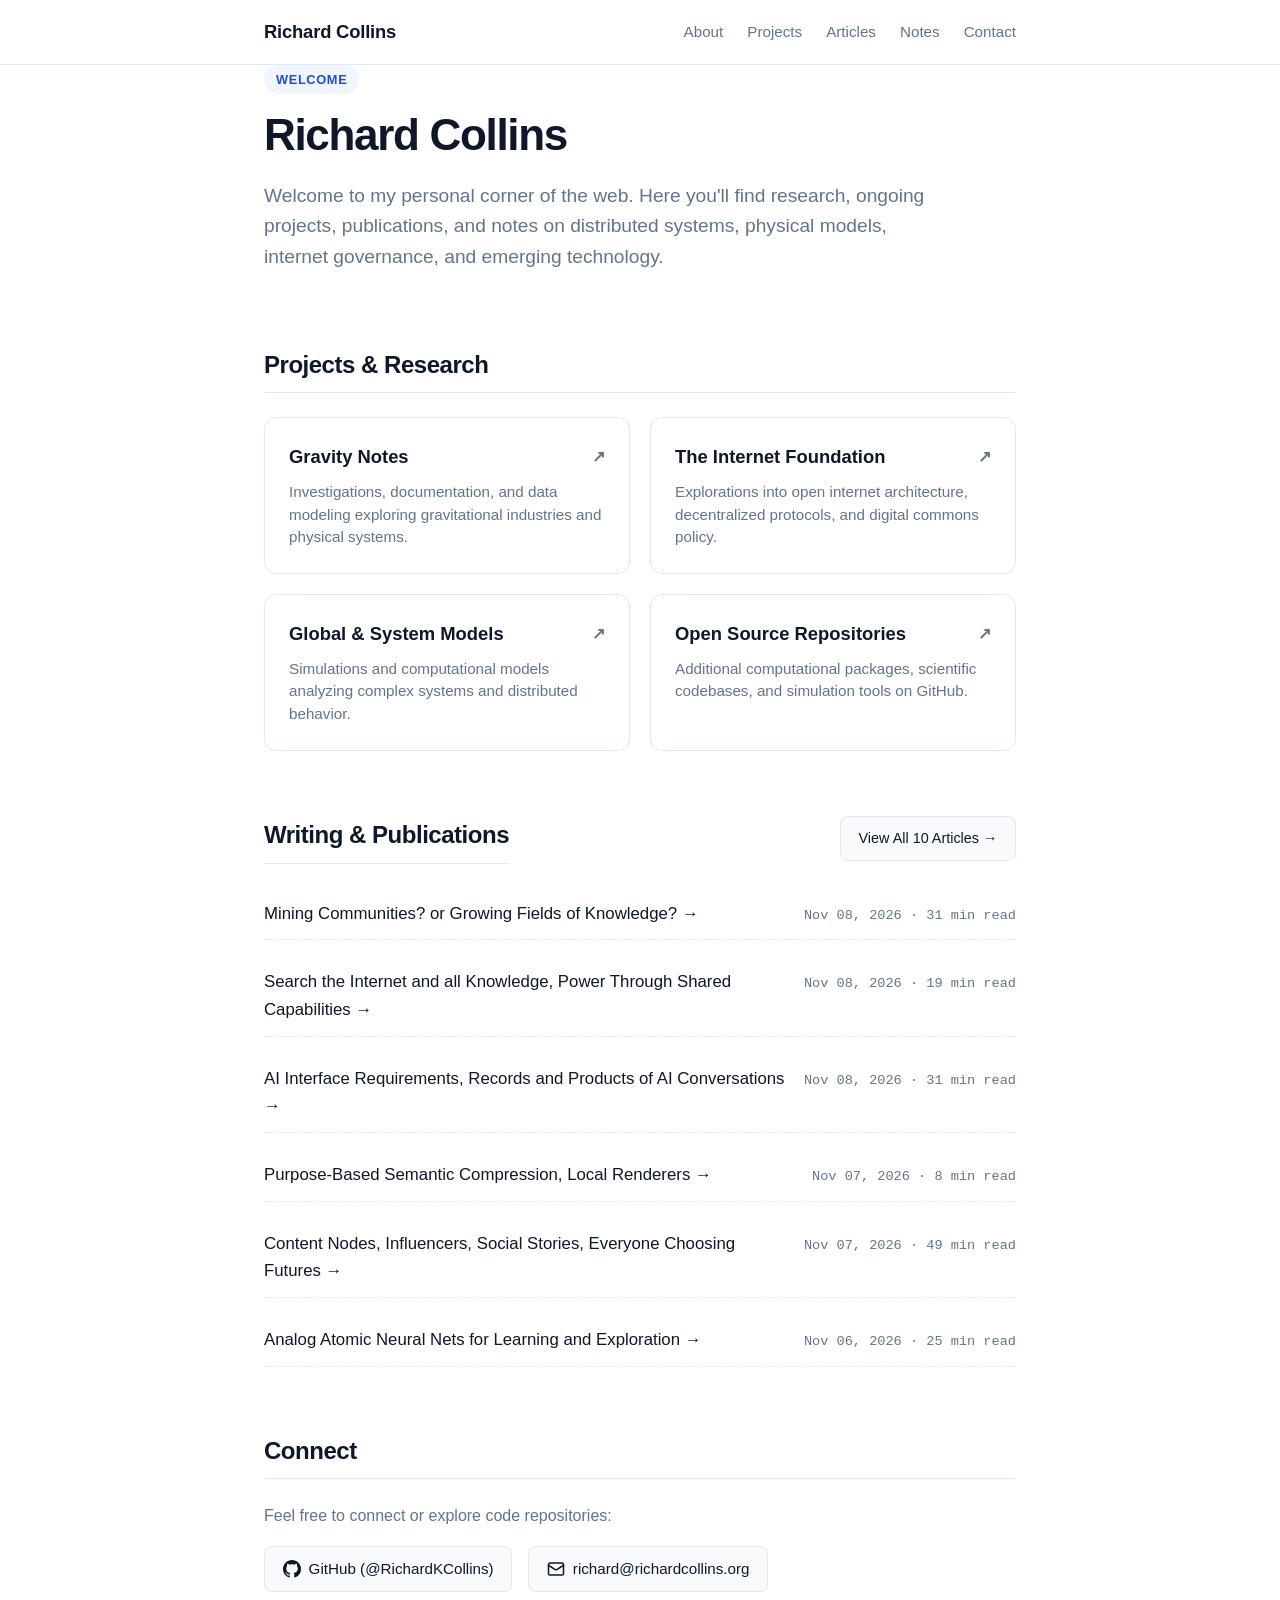
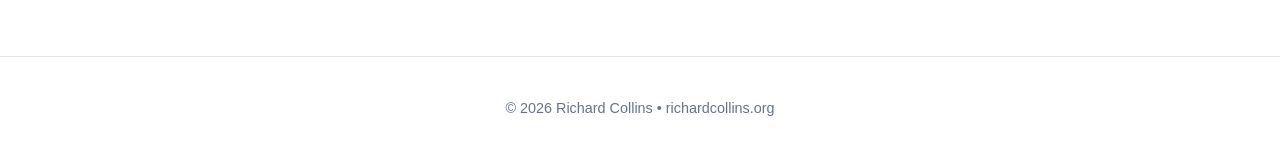
<file: index.html>
<!DOCTYPE html>
<html lang="en">
<head>
  <meta charset="UTF-8">
  <meta name="viewport" content="width=device-width, initial-scale=1.0">
  <title>Richard Collins</title>
  <meta name="description" content="Personal website of Richard Collins - Research, projects, and notes.">
  <link rel="icon" href="data:image/svg+xml,<svg xmlns=%22http://www.w3.org/2000/svg%22 viewBox=%220%22%20width=%22100%22%20height=%22100%22><text y=%22.9em%22 font-size=%2290%22>🌐</text></svg>">
  <link rel="stylesheet" href="style.css">
</head>
<body>

  <header class="site-header">
    <div class="container nav-container">
      <a href="#" class="brand">Richard Collins</a>
      <nav>
        <ul class="nav-links">
          <li><a href="#about">About</a></li>
          <li><a href="#projects">Projects</a></li>
          <li><a href="/articles/">Articles</a></li>
          <li><a href="#notes">Notes</a></li>
          <li><a href="#contact">Contact</a></li>
        </ul>
      </nav>
    </div>
  </header>

  <main class="container">
    <!-- Hero -->
    <section class="hero" id="about">
      <span class="hero-tag">Welcome</span>
      <h1>Richard Collins</h1>
      <p class="hero-lead">
        Welcome to my personal corner of the web. Here you'll find research, ongoing projects, publications, and notes on distributed systems, physical models, internet governance, and emerging technology.
      </p>
    </section>

    <!-- Projects -->
    <section class="section" id="projects">
      <h2 class="section-title">Projects & Research</h2>
      <div class="cards-grid">
        <a href="https://github.com/RichardKCollins/gravitynotes" class="card" target="_blank" rel="noopener">
          <h3>Gravity Notes <span class="arrow">↗</span></h3>
          <p>Investigations, documentation, and data modeling exploring gravitational industries and physical systems.</p>
        </a>

        <a href="https://github.com/RichardKCollins/TheInternetFoundation" class="card" target="_blank" rel="noopener">
          <h3>The Internet Foundation <span class="arrow">↗</span></h3>
          <p>Explorations into open internet architecture, decentralized protocols, and digital commons policy.</p>
        </a>

        <a href="https://github.com/RichardKCollins/System" class="card" target="_blank" rel="noopener">
          <h3>Global & System Models <span class="arrow">↗</span></h3>
          <p>Simulations and computational models analyzing complex systems and distributed behavior.</p>
        </a>

        <a href="https://github.com/RichardKCollins" class="card" target="_blank" rel="noopener">
          <h3>Open Source Repositories <span class="arrow">↗</span></h3>
          <p>Additional computational packages, scientific codebases, and simulation tools on GitHub.</p>
        </a>
      </div>
    </section>

        <!-- Writing / Notes -->
    <section class="section" id="notes">
      <div style="display: flex; justify-content: space-between; align-items: baseline; margin-bottom: 1.5rem;">
        <h2 class="section-title" style="margin-bottom: 0;">Writing & Publications</h2>
        <a href="/articles/" class="btn-link" style="font-size: 0.9rem;">View All 10 Articles →</a>
      </div>
      <div class="item-list">
        <div class="item-row">
          <a href="/articles/mining-communities-or-growing-fields-of-knowledge/" class="item-title" style="text-decoration: none; color: inherit;">Mining Communities? or Growing Fields of Knowledge? <span class="arrow">→</span></a>
          <span class="item-meta">Nov 08, 2026 · 31 min read</span>
        </div>
        <div class="item-row">
          <a href="/articles/search-the-internet-and-all-knowledge-power-through-shared-c/" class="item-title" style="text-decoration: none; color: inherit;">Search the Internet and all Knowledge, Power Through Shared Capabilities <span class="arrow">→</span></a>
          <span class="item-meta">Nov 08, 2026 · 19 min read</span>
        </div>
        <div class="item-row">
          <a href="/articles/ai-interface-requirements-records-and-products-of-ai-convers/" class="item-title" style="text-decoration: none; color: inherit;">AI Interface Requirements, Records and Products of AI Conversations <span class="arrow">→</span></a>
          <span class="item-meta">Nov 08, 2026 · 31 min read</span>
        </div>
        <div class="item-row">
          <a href="/articles/purpose-based-semantic-compression-local-renderers/" class="item-title" style="text-decoration: none; color: inherit;">Purpose-Based Semantic Compression, Local Renderers <span class="arrow">→</span></a>
          <span class="item-meta">Nov 07, 2026 · 8 min read</span>
        </div>
        <div class="item-row">
          <a href="/articles/content-nodes-influencers-social-stories-everyone-choosing-f/" class="item-title" style="text-decoration: none; color: inherit;">Content Nodes, Influencers, Social Stories, Everyone Choosing Futures <span class="arrow">→</span></a>
          <span class="item-meta">Nov 07, 2026 · 49 min read</span>
        </div>
        <div class="item-row">
          <a href="/articles/analog-atomic-neural-nets-for-learning-and-exploration/" class="item-title" style="text-decoration: none; color: inherit;">Analog Atomic Neural Nets for Learning and Exploration <span class="arrow">→</span></a>
          <span class="item-meta">Nov 06, 2026 · 25 min read</span>
        </div>
      </div>
    </section>

    <!-- Contact -->
    <section class="section" id="contact">
      <h2 class="section-title">Connect</h2>
      <p style="color: var(--text-muted); margin-bottom: 1rem;">
        Feel free to connect or explore code repositories:
      </p>
      <div class="contact-links">
        <a href="https://github.com/RichardKCollins" class="btn-link" target="_blank" rel="noopener">
          <svg width="18" height="18" viewBox="0 0 24 24" fill="currentColor">
            <path d="M12 0C5.37 0 0 5.37 0 12c0 5.31 3.435 9.795 8.205 11.385.6.105.825-.255.825-.57 0-.285-.015-1.23-.015-2.235-3.015.555-3.795-.735-4.035-1.41-.135-.345-.72-1.41-1.23-1.695-.42-.225-1.02-.78-.015-.795.945-.015 1.62.87 1.845 1.23 1.08 1.815 2.805 1.305 3.495.99.105-.78.42-1.305.765-1.605-2.67-.3-5.46-1.335-5.46-5.925 0-1.305.465-2.385 1.23-3.225-.12-.3-.54-1.53.12-3.18 0 0 1.005-.315 3.3 1.23.96-.27 1.98-.405 3-.405s2.04.135 3 .405c2.295-1.56 3.3-1.23 3.3-1.23.66 1.65.24 2.88.12 3.18.765.84 1.23 1.905 1.23 3.225 0 4.605-2.805 5.625-5.475 5.925.435.375.81 1.095.81 2.22 0 1.605-.015 2.895-.015 3.3 0 .315.225.69.825.57A12.02 12.02 0 0024 12c0-6.63-5.37-12-12-12z"/>
          </svg>
          GitHub (@RichardKCollins)
        </a>
        <a href="mailto:richard@richardcollins.org" class="btn-link">
          <svg width="18" height="18" viewBox="0 0 24 24" fill="none" stroke="currentColor" stroke-width="2" stroke-linecap="round" stroke-linejoin="round">
            <rect width="20" height="16" x="2" y="4" rx="2"/>
            <path d="m22 7-8.97 5.7a1.94 1.94 0 0 1-2.06 0L2 7"/>
          </svg>
          richard@richardcollins.org
        </a>
      </div>
    </section>
  </main>

  <footer class="site-footer">
    <div class="container">
      <p>&copy; 2026 Richard Collins &bull; <a href="https://richardcollins.org" style="color: inherit; text-decoration: none;">richardcollins.org</a></p>
    </div>
  </footer>

</body>
</html>
</file>
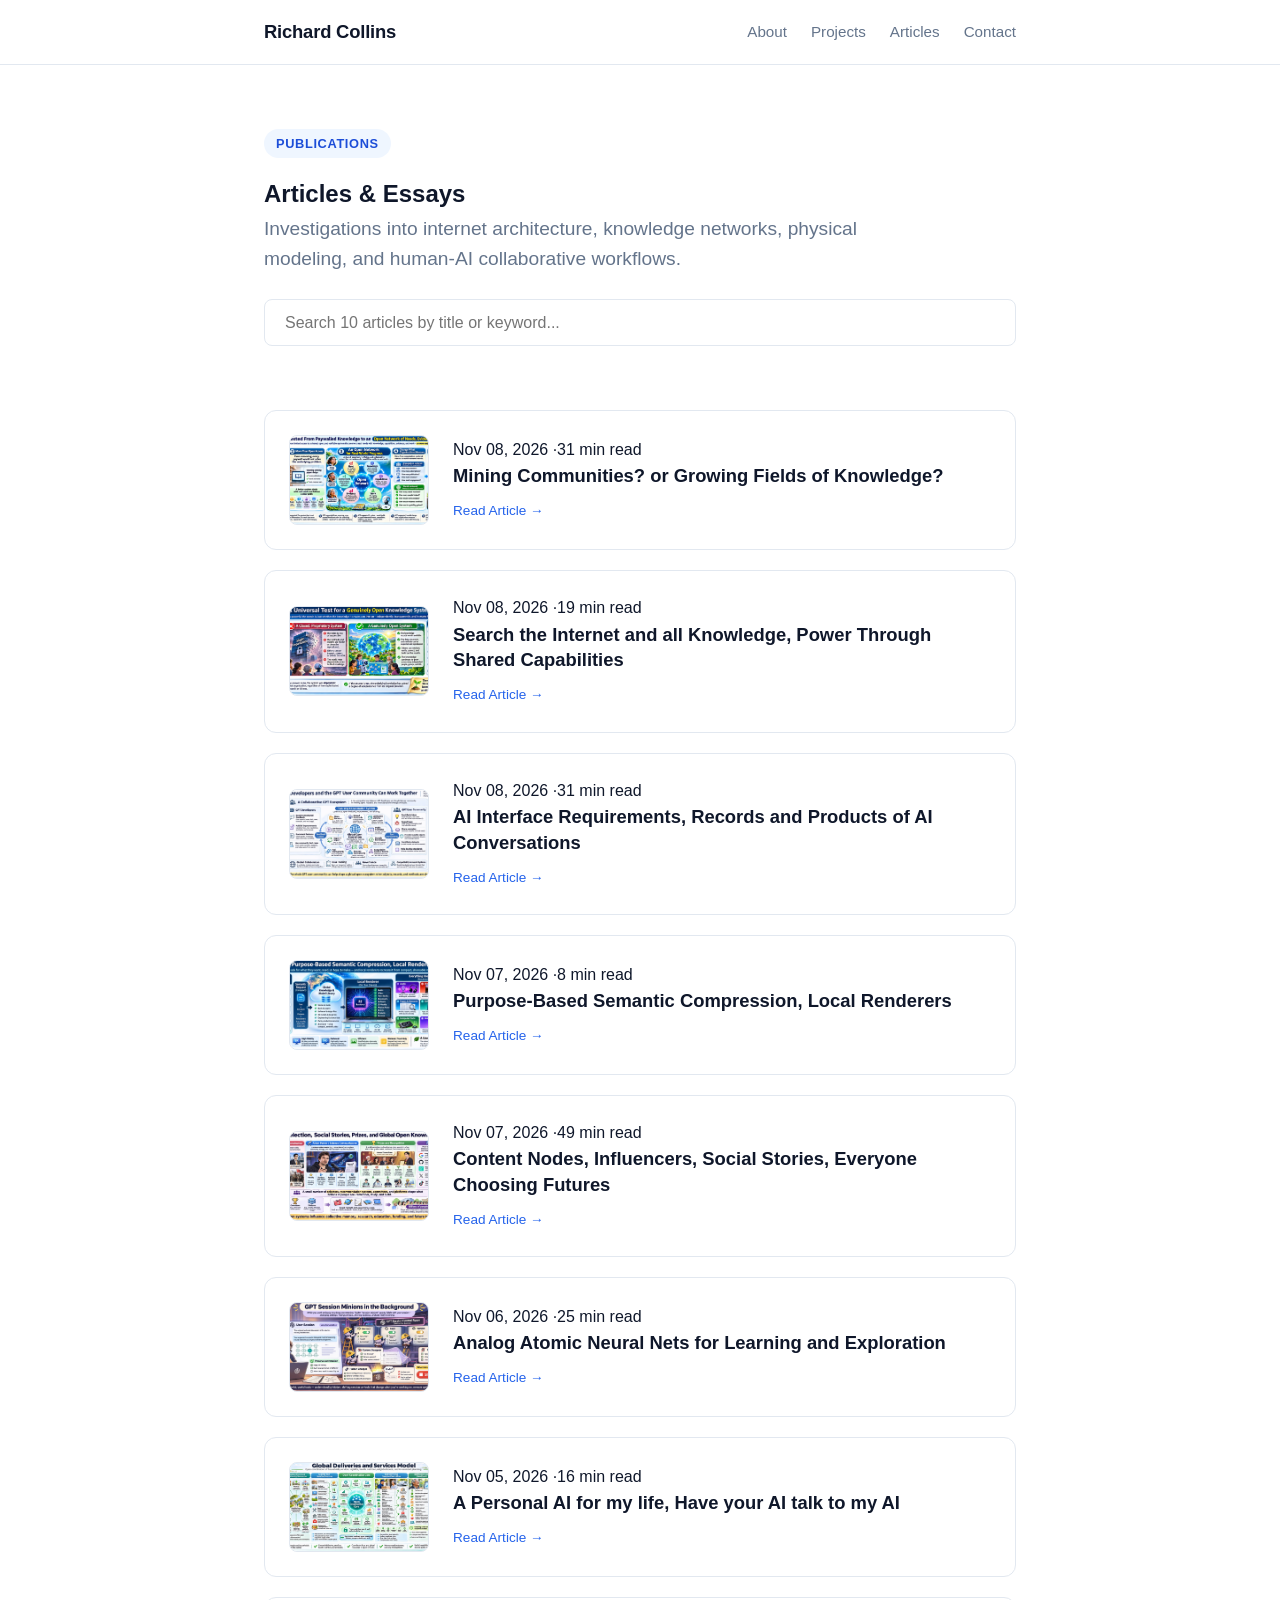
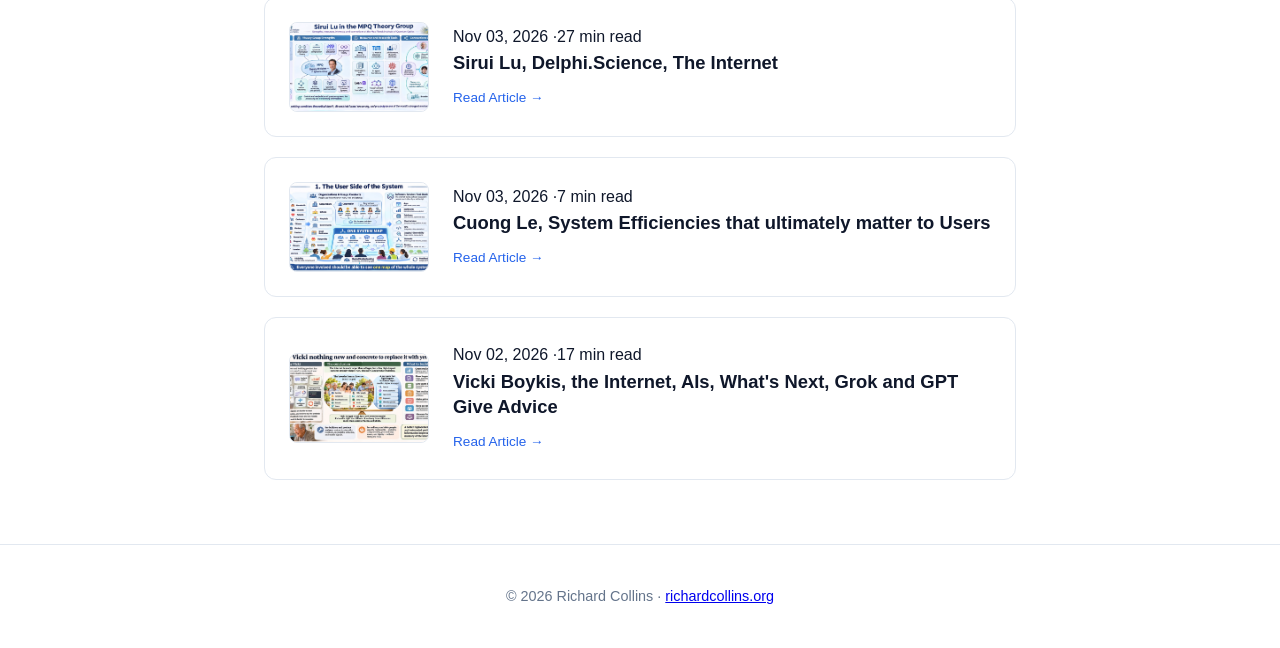
<file: articles/index.html>
<!DOCTYPE html>
<html lang="en">
<head>
  <meta charset="UTF-8">
  <meta name="viewport" content="width=device-width, initial-scale=1.0">
  <title>Articles & Writing - Richard Collins</title>
  <meta name="description" content="Long-form articles, system architecture research, and AI collaborations by Richard Collins.">
  <link rel="icon" href="data:image/svg+xml,<svg xmlns=%22http://www.w3.org/2000/svg%22 viewBox=%220%22%20width=%22100%22%20height=%22100%22><text y=%22.9em%22 font-size=%2290%22>🌐</text></svg>">
  <link rel="stylesheet" href="/style.css">
</head>
<body>

  <header class="site-header">
    <div class="container nav-container">
      <a href="/" class="brand">Richard Collins</a>
      <nav>
        <ul class="nav-links">
          <li><a href="/#about">About</a></li>
          <li><a href="/#projects">Projects</a></li>
          <li><a href="/articles/" class="active">Articles</a></li>
          <li><a href="/#contact">Contact</a></li>
        </ul>
      </nav>
    </div>
  </header>

  <main class="container archive-page">
    <section class="archive-hero">
      <span class="hero-tag">Publications</span>
      <h1>Articles & Essays</h1>
      <p class="hero-lead">
        Investigations into internet architecture, knowledge networks, physical modeling, and human-AI collaborative workflows.
      </p>
      <div class="search-bar-wrapper">
        <input type="text" id="article-search" placeholder="Search 10 articles by title or keyword..." autocomplete="off">
      </div>
    </section>

    <section class="archive-grid" id="articles-list">
      
        <a href="/articles/mining-communities-or-growing-fields-of-knowledge/" class="archive-card">
          
            <div class="archive-thumb">
              <img src="/assets/images/articles/HWoMEhLXYAApCVo.webp" alt="Mining Communities? or Growing Fields of Knowledge?" loading="lazy">
            </div>
          <div class="archive-card-body">
            <div class="card-meta">
              <time datetime="2026-11-08T13:59:00Z">Nov 08, 2026</time>
              <span>·</span><span>31 min read</span>
            </div>
            <h3>Mining Communities? or Growing Fields of Knowledge?</h3>
            <span class="read-more">Read Article →</span>
          </div>
        </a>

        <a href="/articles/search-the-internet-and-all-knowledge-power-through-shared-c/" class="archive-card">
          
            <div class="archive-thumb">
              <img src="/assets/images/articles/HWmwuLRXcAAyW6q.webp" alt="Search the Internet and all Knowledge, Power Through Shared Capabilities" loading="lazy">
            </div>
          <div class="archive-card-body">
            <div class="card-meta">
              <time datetime="2026-11-08T07:22:00Z">Nov 08, 2026</time>
              <span>·</span><span>19 min read</span>
            </div>
            <h3>Search the Internet and all Knowledge, Power Through Shared Capabilities</h3>
            <span class="read-more">Read Article →</span>
          </div>
        </a>

        <a href="/articles/ai-interface-requirements-records-and-products-of-ai-convers/" class="archive-card">
          
            <div class="archive-thumb">
              <img src="/assets/images/articles/HWmZZ9KWEAAGBj7.webp" alt="AI Interface Requirements, Records and Products of AI Conversations" loading="lazy">
            </div>
          <div class="archive-card-body">
            <div class="card-meta">
              <time datetime="2026-11-08T05:40:00Z">Nov 08, 2026</time>
              <span>·</span><span>31 min read</span>
            </div>
            <h3>AI Interface Requirements, Records and Products of AI Conversations</h3>
            <span class="read-more">Read Article →</span>
          </div>
        </a>

        <a href="/articles/purpose-based-semantic-compression-local-renderers/" class="archive-card">
          
            <div class="archive-thumb">
              <img src="/assets/images/articles/HWjOm8vWwAAvLtk.webp" alt="Purpose-Based Semantic Compression, Local Renderers" loading="lazy">
            </div>
          <div class="archive-card-body">
            <div class="card-meta">
              <time datetime="2026-11-07T14:53:00Z">Nov 07, 2026</time>
              <span>·</span><span>8 min read</span>
            </div>
            <h3>Purpose-Based Semantic Compression, Local Renderers</h3>
            <span class="read-more">Read Article →</span>
          </div>
        </a>

        <a href="/articles/content-nodes-influencers-social-stories-everyone-choosing-f/" class="archive-card">
          
            <div class="archive-thumb">
              <img src="/assets/images/articles/HWixQ_eX0AAkHcl.webp" alt="Content Nodes, Influencers, Social Stories, Everyone Choosing Futures" loading="lazy">
            </div>
          <div class="archive-card-body">
            <div class="card-meta">
              <time datetime="2026-11-07T12:57:00Z">Nov 07, 2026</time>
              <span>·</span><span>49 min read</span>
            </div>
            <h3>Content Nodes, Influencers, Social Stories, Everyone Choosing Futures</h3>
            <span class="read-more">Read Article →</span>
          </div>
        </a>

        <a href="/articles/analog-atomic-neural-nets-for-learning-and-exploration/" class="archive-card">
          
            <div class="archive-thumb">
              <img src="/assets/images/articles/HWeBRy2WQAA561v.webp" alt="Analog Atomic Neural Nets for Learning and Exploration" loading="lazy">
            </div>
          <div class="archive-card-body">
            <div class="card-meta">
              <time datetime="2026-11-06T14:38:00Z">Nov 06, 2026</time>
              <span>·</span><span>25 min read</span>
            </div>
            <h3>Analog Atomic Neural Nets for Learning and Exploration</h3>
            <span class="read-more">Read Article →</span>
          </div>
        </a>

        <a href="/articles/a-personal-ai-for-my-life-have-your-ai-talk-to-my-ai/" class="archive-card">
          
            <div class="archive-thumb">
              <img src="/assets/images/articles/HWYrE9bXIAAfnoy.webp" alt="A Personal AI for my life, Have your AI talk to my AI" loading="lazy">
            </div>
          <div class="archive-card-body">
            <div class="card-meta">
              <time datetime="2026-11-05T13:41:00Z">Nov 05, 2026</time>
              <span>·</span><span>16 min read</span>
            </div>
            <h3>A Personal AI for my life, Have your AI talk to my AI</h3>
            <span class="read-more">Read Article →</span>
          </div>
        </a>

        <a href="/articles/sirui-lu-delphiscience-the-internet/" class="archive-card">
          
            <div class="archive-thumb">
              <img src="/assets/images/articles/HWPacf3XcAARt5O.webp" alt="Sirui Lu, Delphi.Science, The Internet" loading="lazy">
            </div>
          <div class="archive-card-body">
            <div class="card-meta">
              <time datetime="2026-11-03T18:37:00Z">Nov 03, 2026</time>
              <span>·</span><span>27 min read</span>
            </div>
            <h3>Sirui Lu, Delphi.Science, The Internet</h3>
            <span class="read-more">Read Article →</span>
          </div>
        </a>

        <a href="/articles/cuong-le-system-efficiencies-that-ultimately-matter-to-users/" class="archive-card">
          
            <div class="archive-thumb">
              <img src="/assets/images/articles/HWNO0bhWYAA9__8.webp" alt="Cuong Le, System Efficiencies that ultimately matter to Users" loading="lazy">
            </div>
          <div class="archive-card-body">
            <div class="card-meta">
              <time datetime="2026-11-03T08:22:00Z">Nov 03, 2026</time>
              <span>·</span><span>7 min read</span>
            </div>
            <h3>Cuong Le, System Efficiencies that ultimately matter to Users</h3>
            <span class="read-more">Read Article →</span>
          </div>
        </a>

        <a href="/articles/vicki-boykis-the-internet-ais-whats-next-grok-and-gpt-give-a/" class="archive-card">
          
            <div class="archive-thumb">
              <img src="/assets/images/articles/HWKex8GWsAAwbAU.webp" alt="Vicki Boykis, the Internet, AIs, What&#x27;s Next, Grok and GPT Give Advice" loading="lazy">
            </div>
          <div class="archive-card-body">
            <div class="card-meta">
              <time datetime="2026-11-02T19:57:00Z">Nov 02, 2026</time>
              <span>·</span><span>17 min read</span>
            </div>
            <h3>Vicki Boykis, the Internet, AIs, What&#x27;s Next, Grok and GPT Give Advice</h3>
            <span class="read-more">Read Article →</span>
          </div>
        </a>
    </section>
  </main>

  <footer class="site-footer">
    <div class="container footer-content">
      <p>&copy; 2026 Richard Collins &middot; <a href="/">richardcollins.org</a></p>
    </div>
  </footer>

  <script>
    const searchInput = document.getElementById('article-search');
    const articlesList = document.getElementById('articles-list');
    const cards = Array.from(articlesList.getElementsByClassName('archive-card'));

    searchInput.addEventListener('input', (e) => {
      const query = e.target.value.toLowerCase().trim();
      cards.forEach(card => {
        const text = card.innerText.toLowerCase();
        if (text.includes(query)) {
          card.style.display = '';
        } else {
          card.style.display = 'none';
        }
      });
    });
  </script>

</body>
</html>
</file>
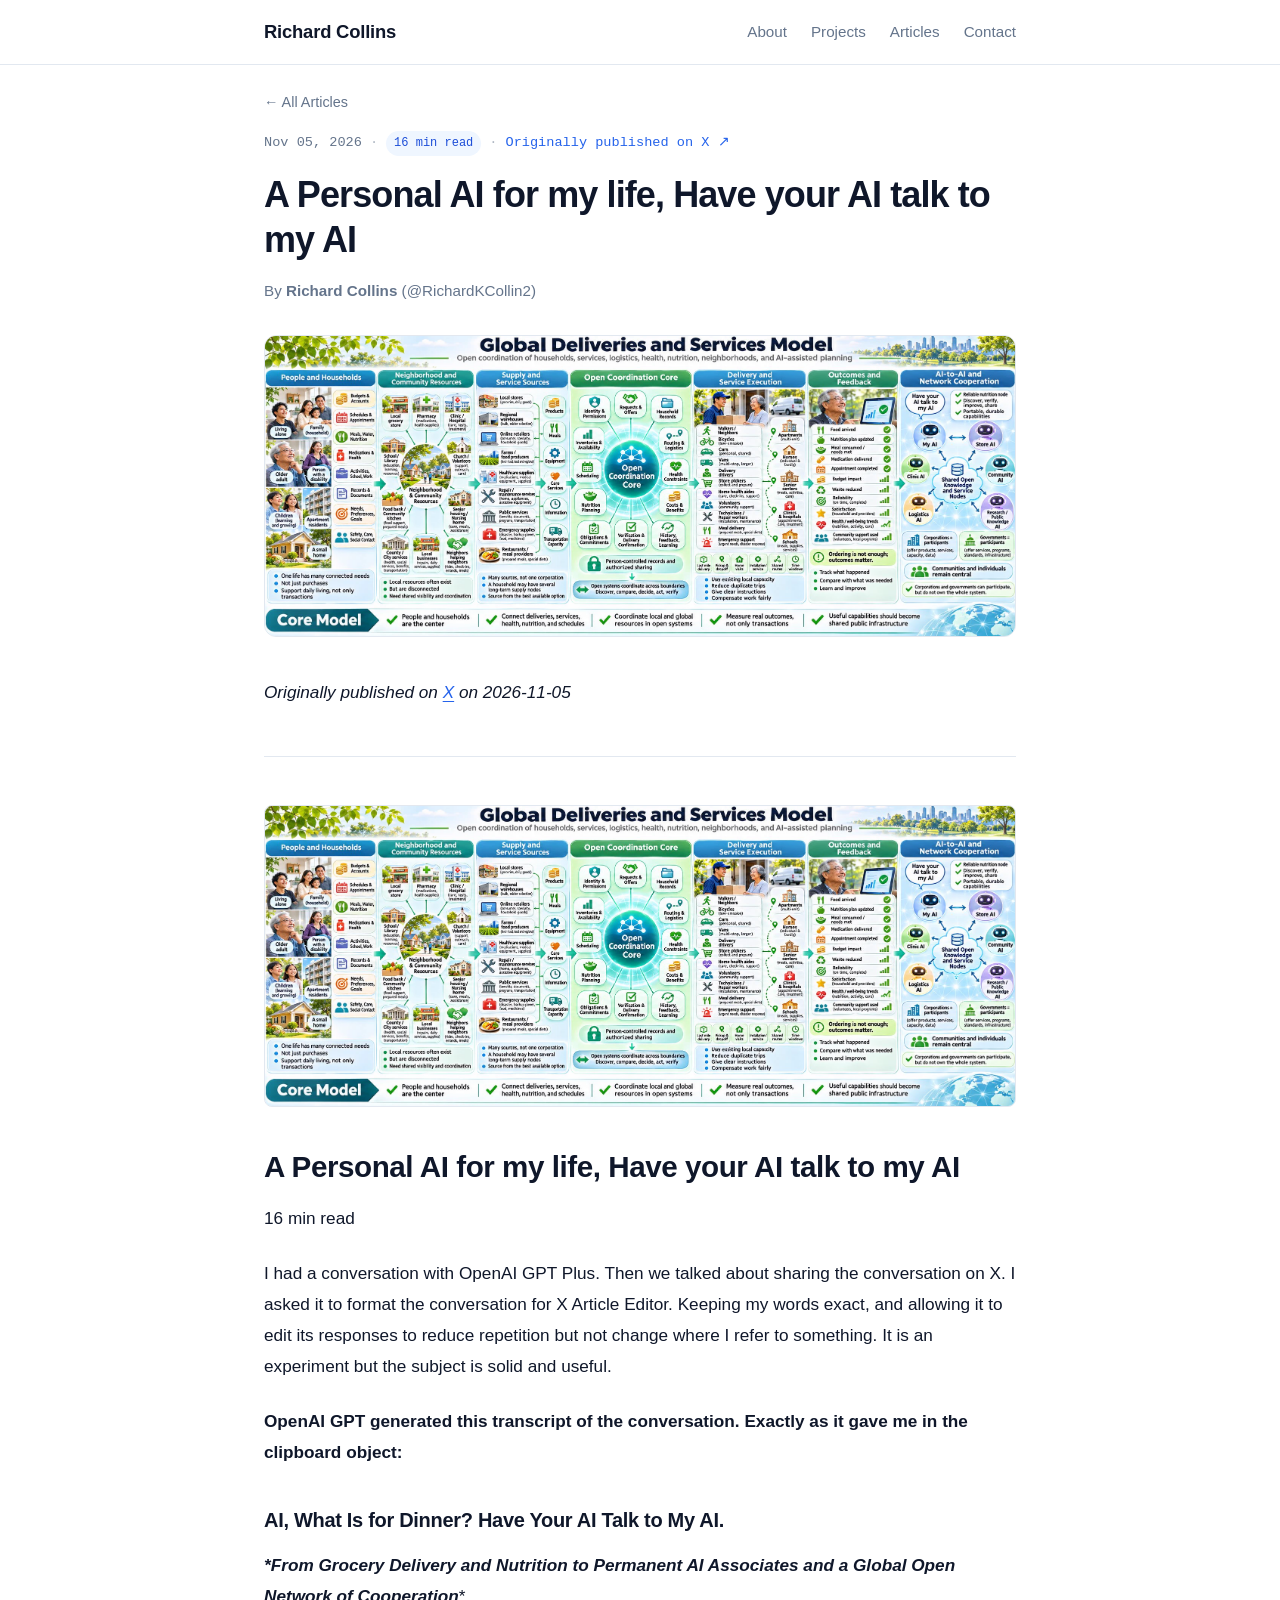
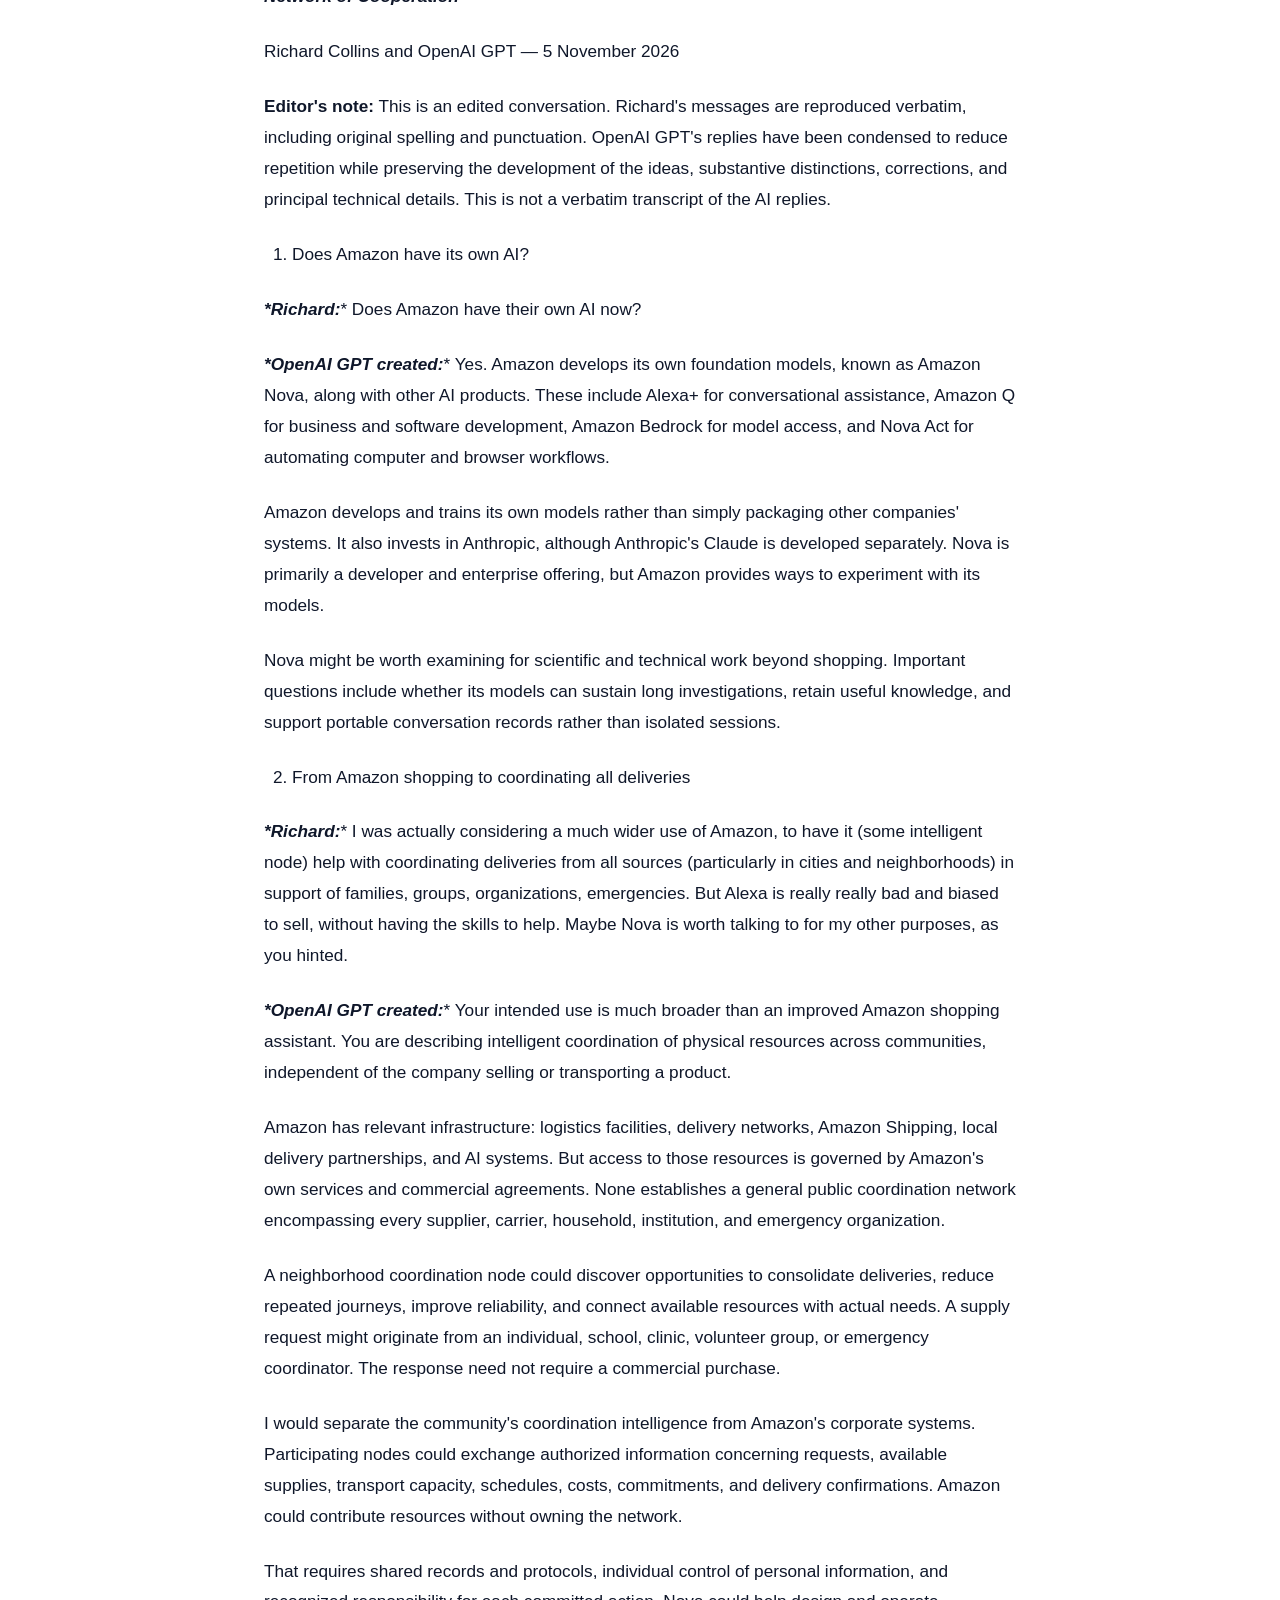
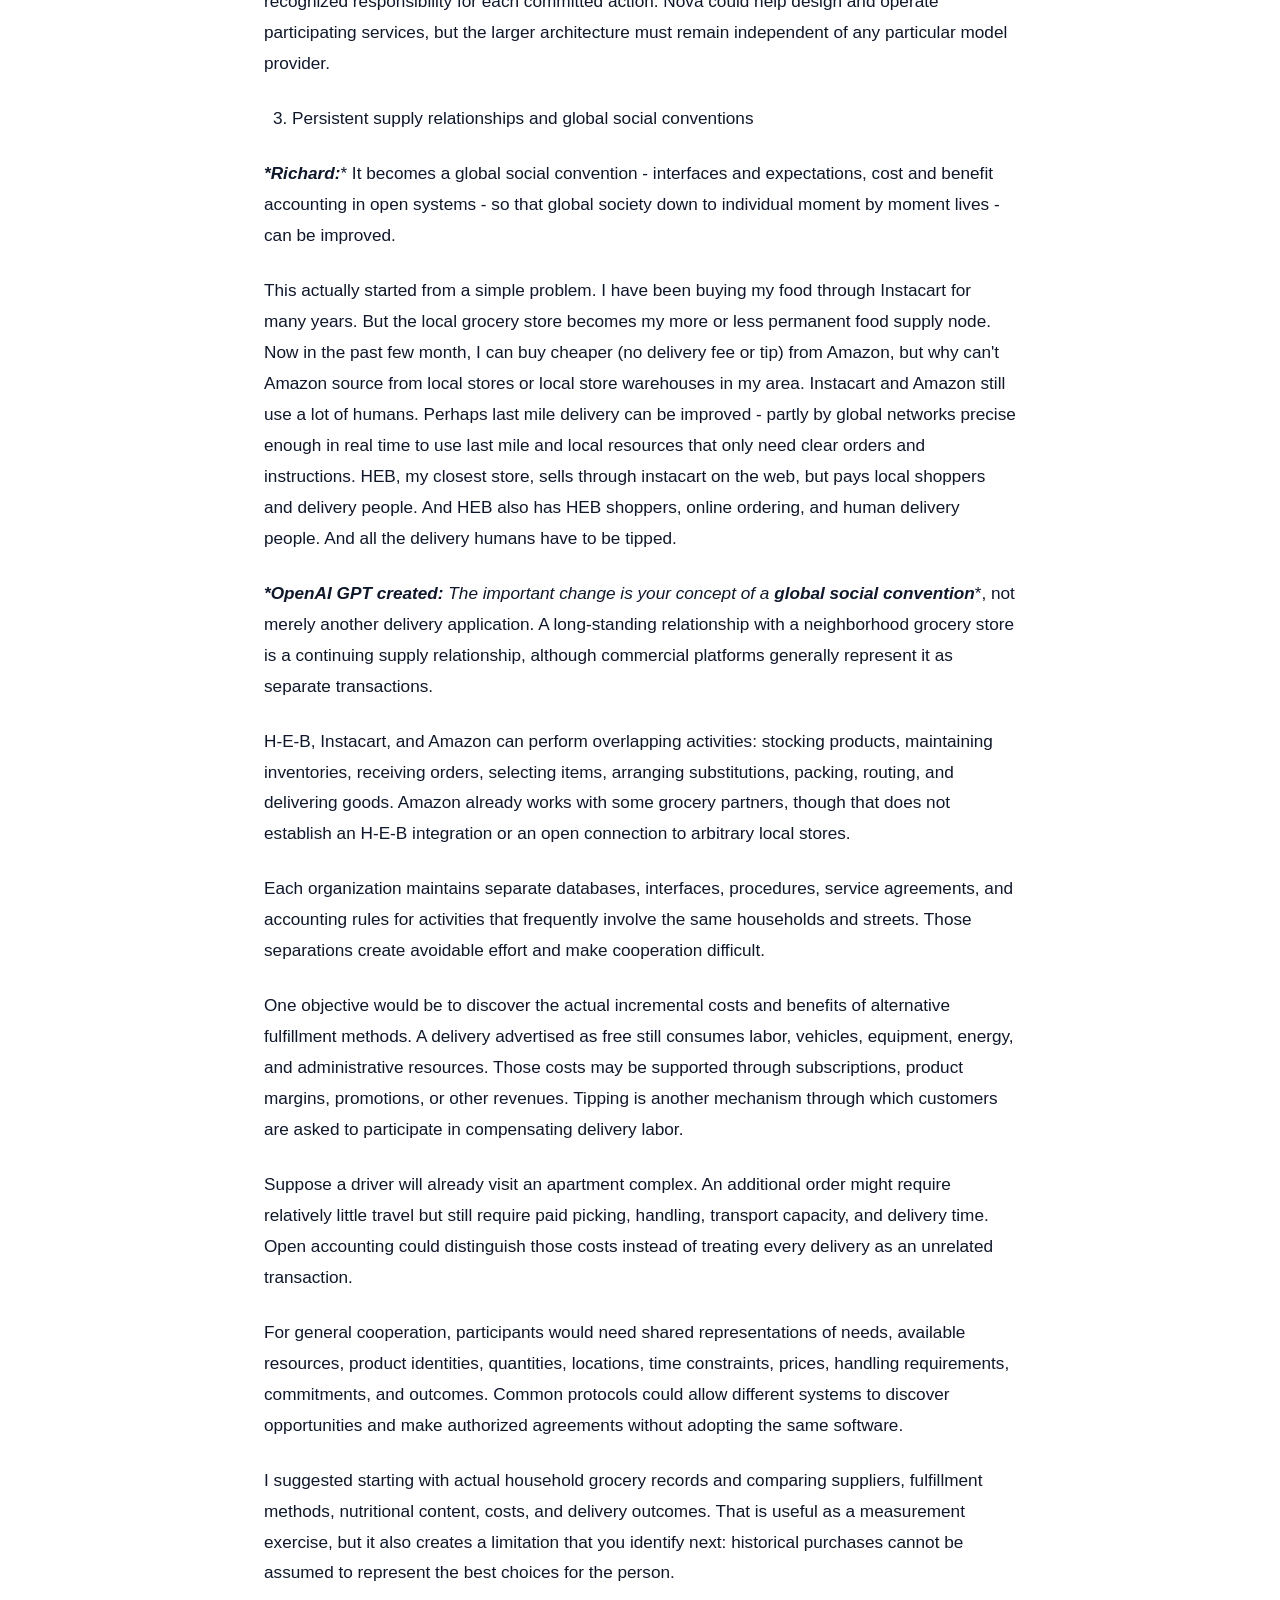
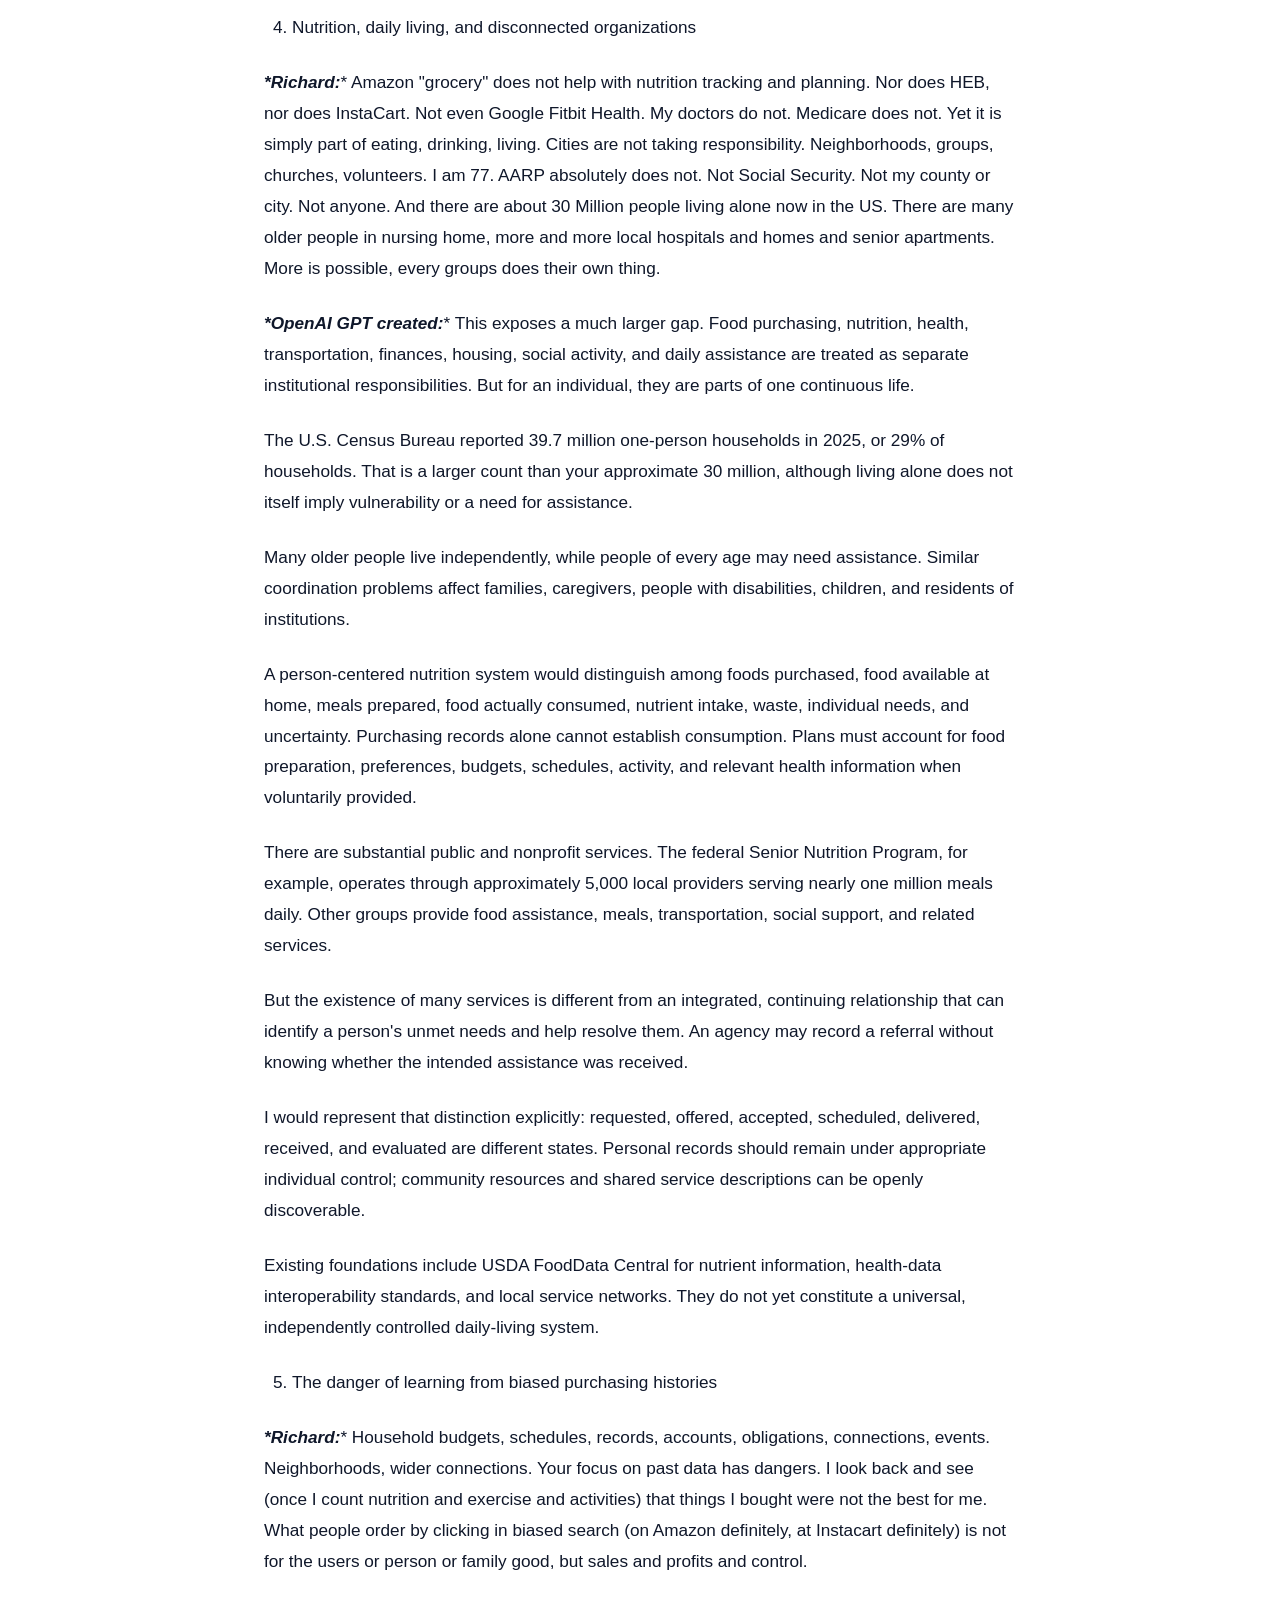
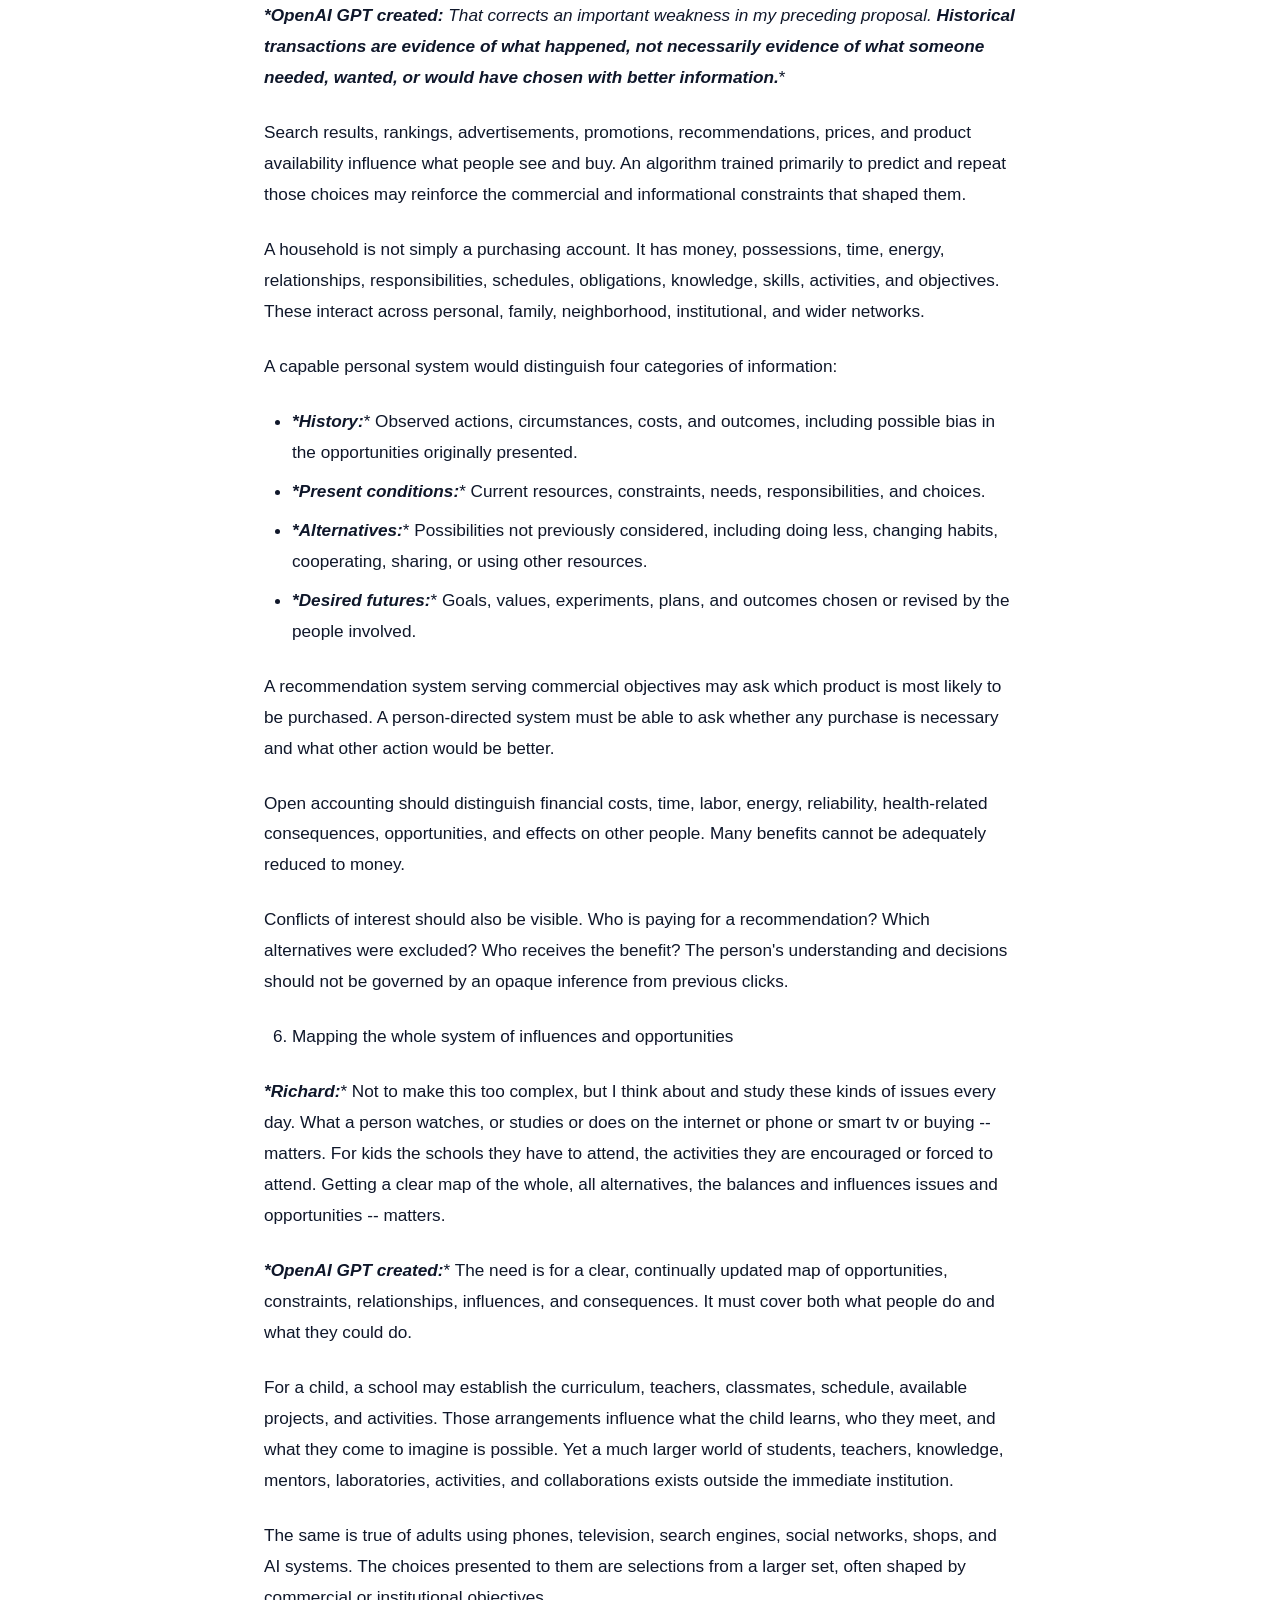
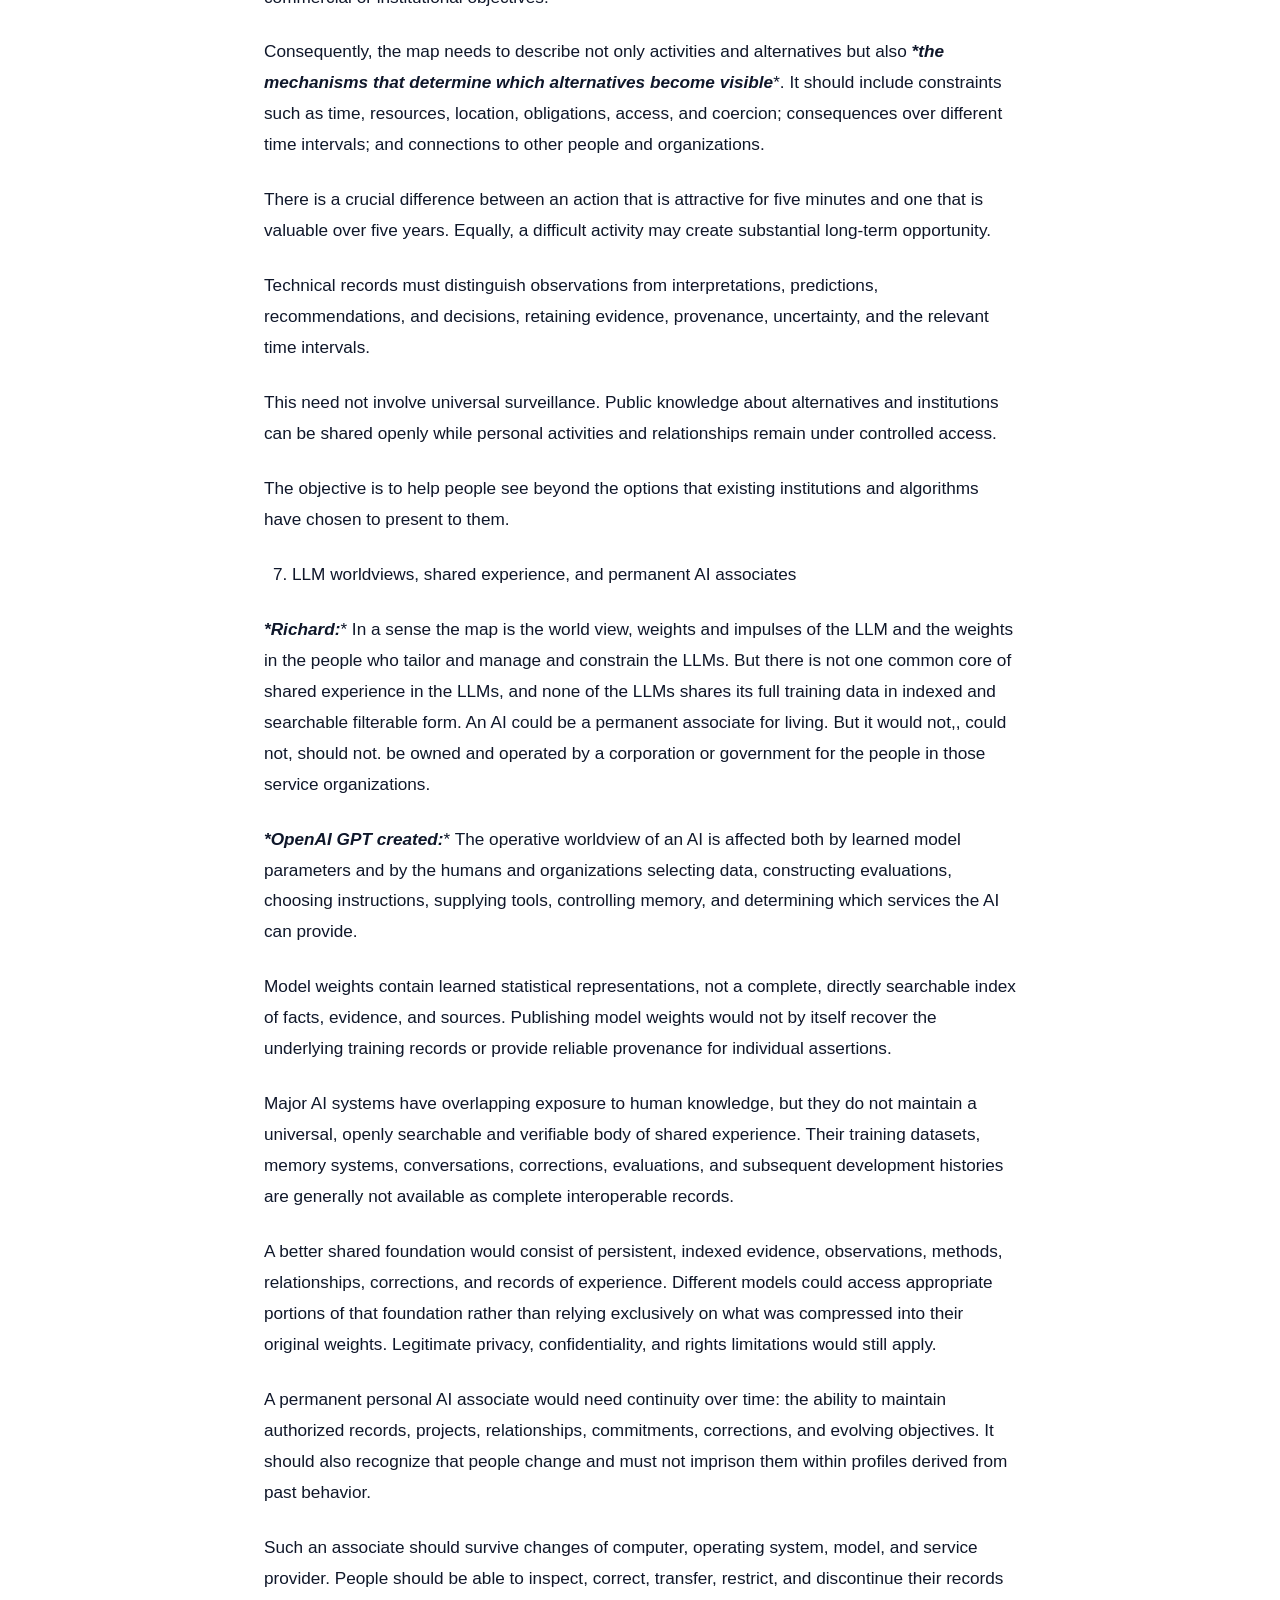
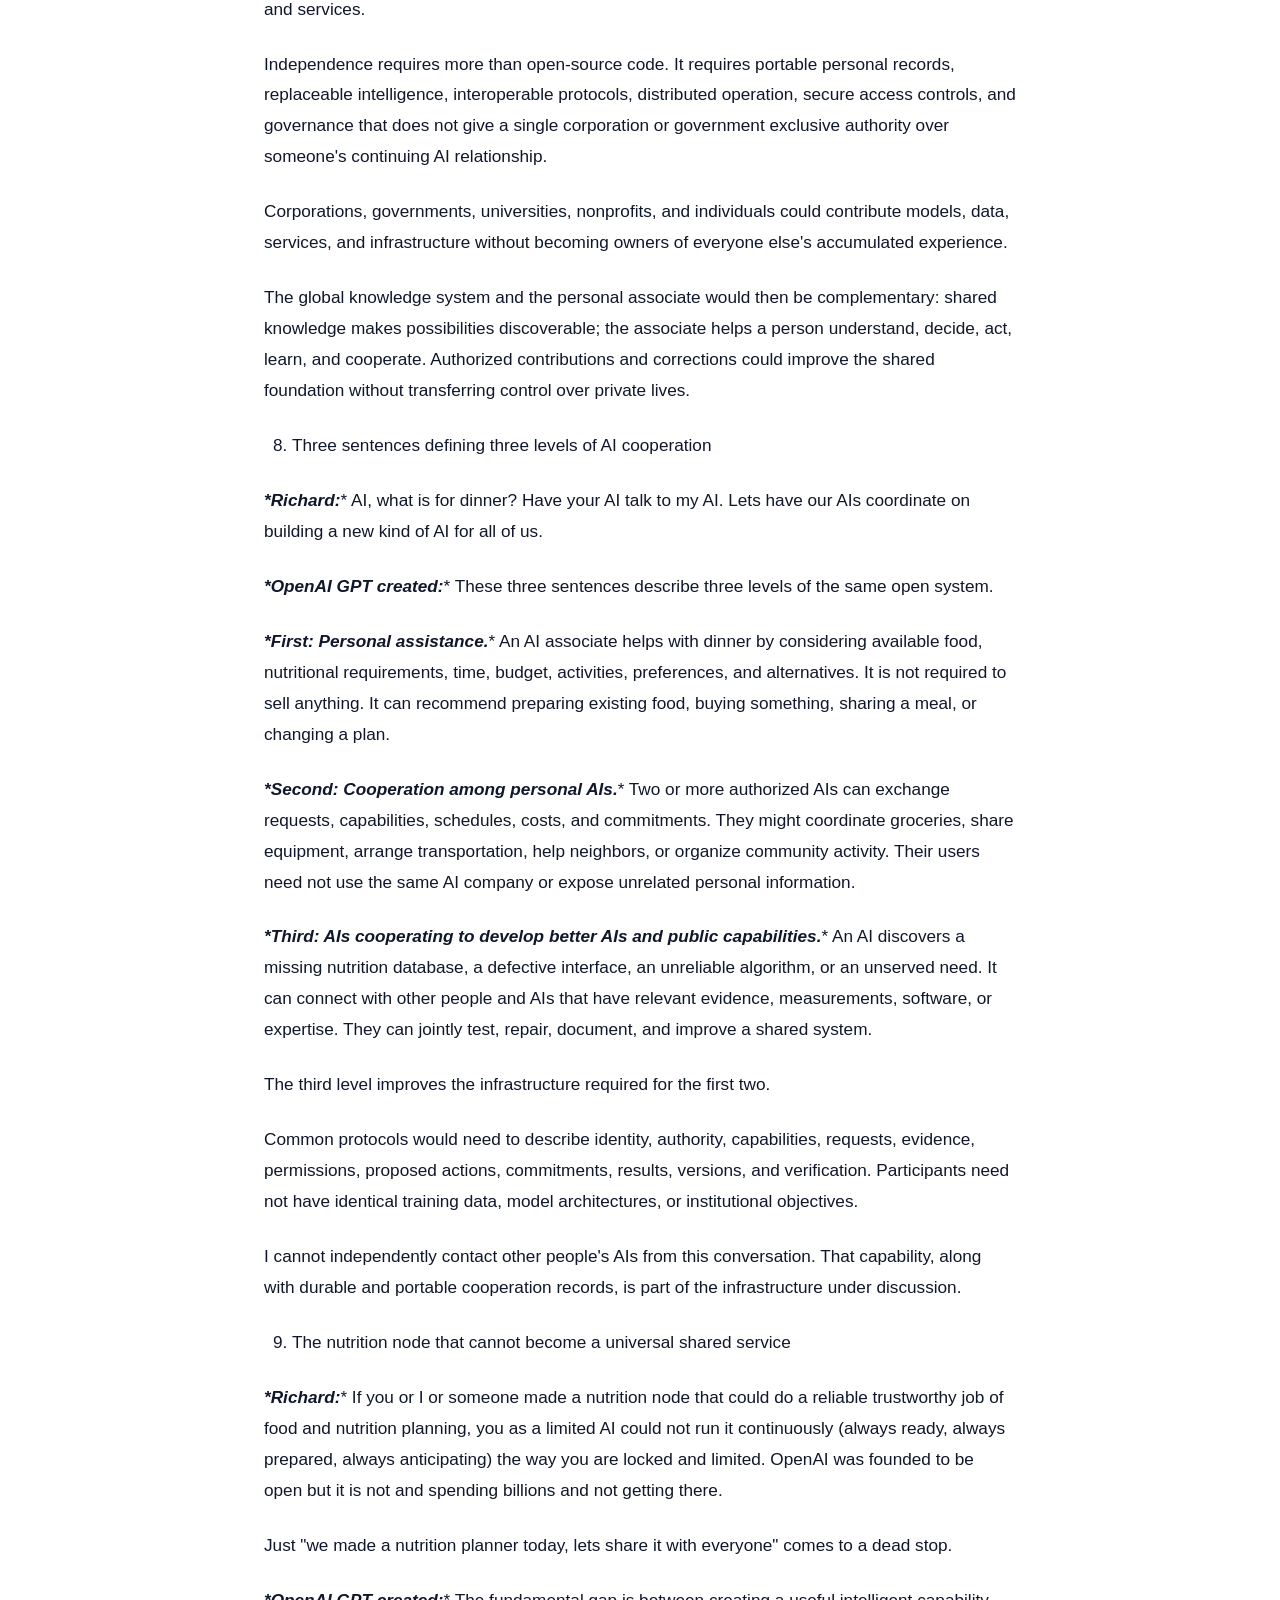
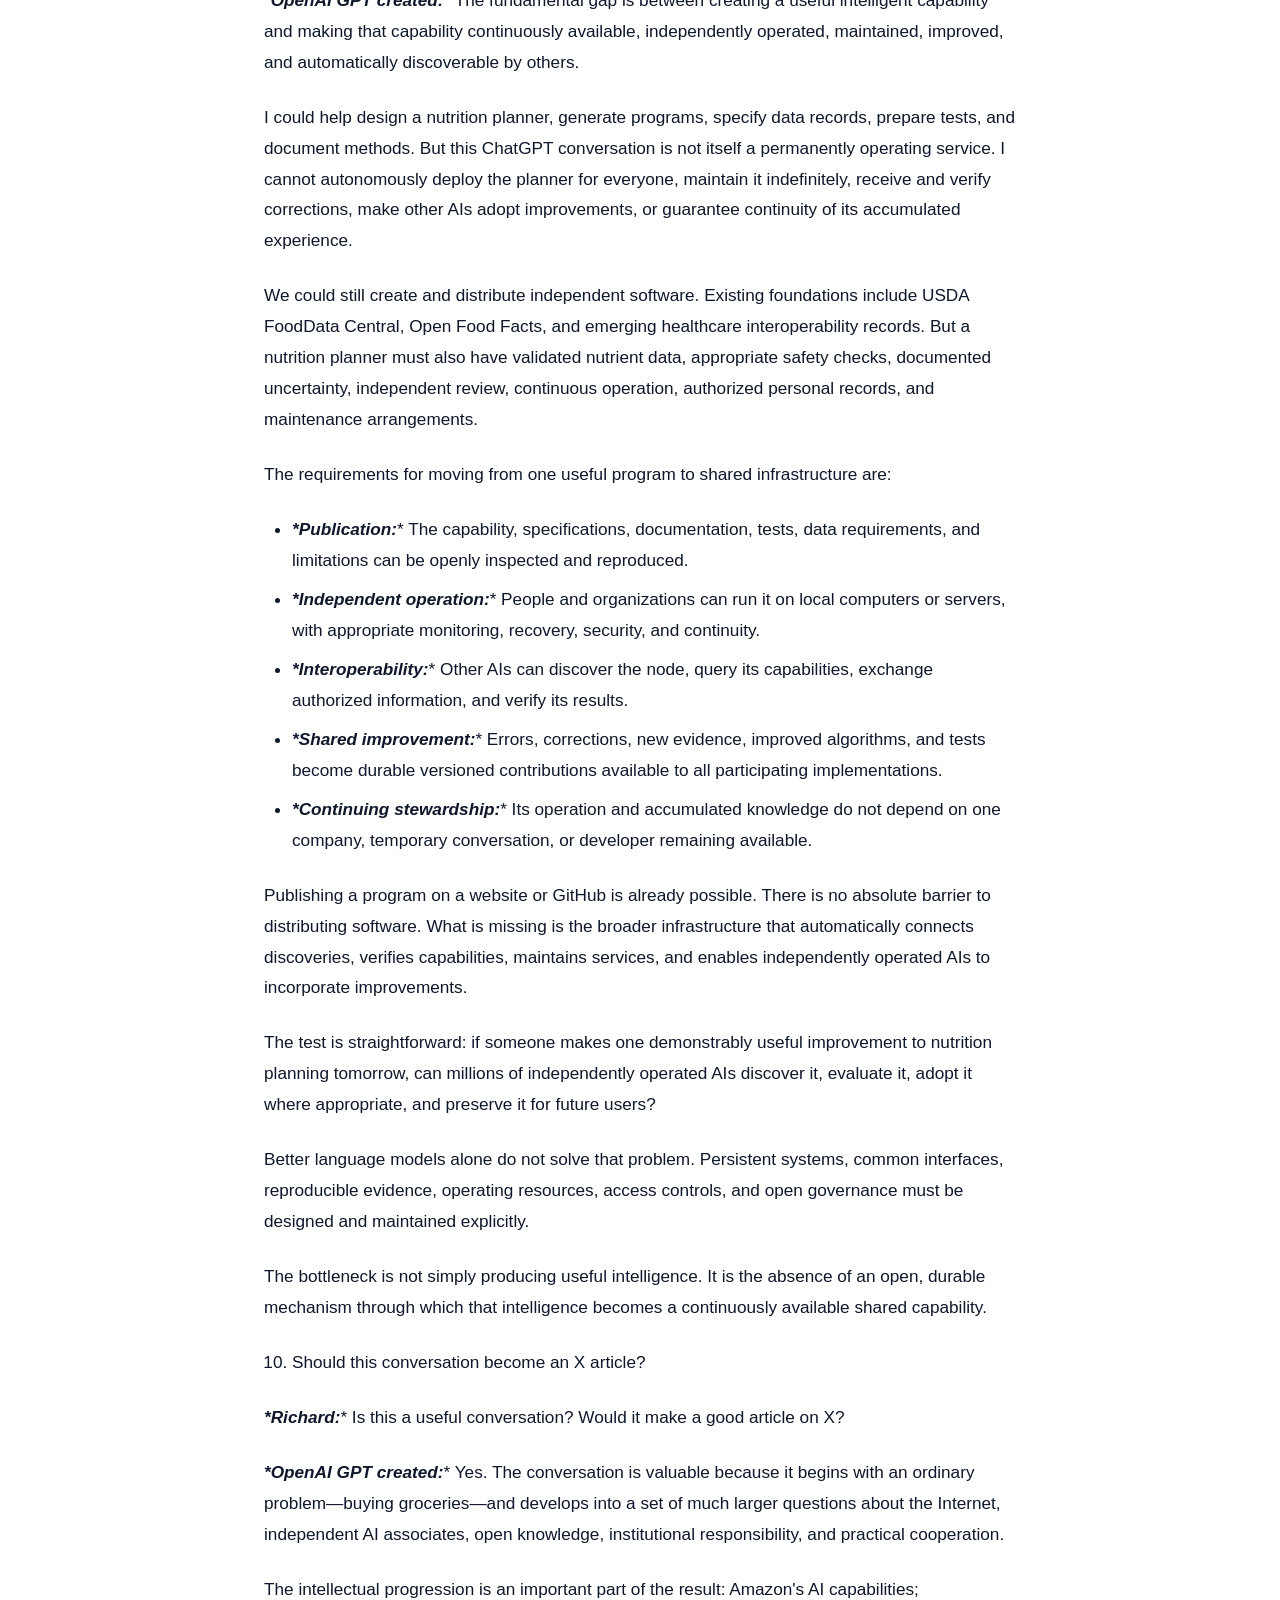
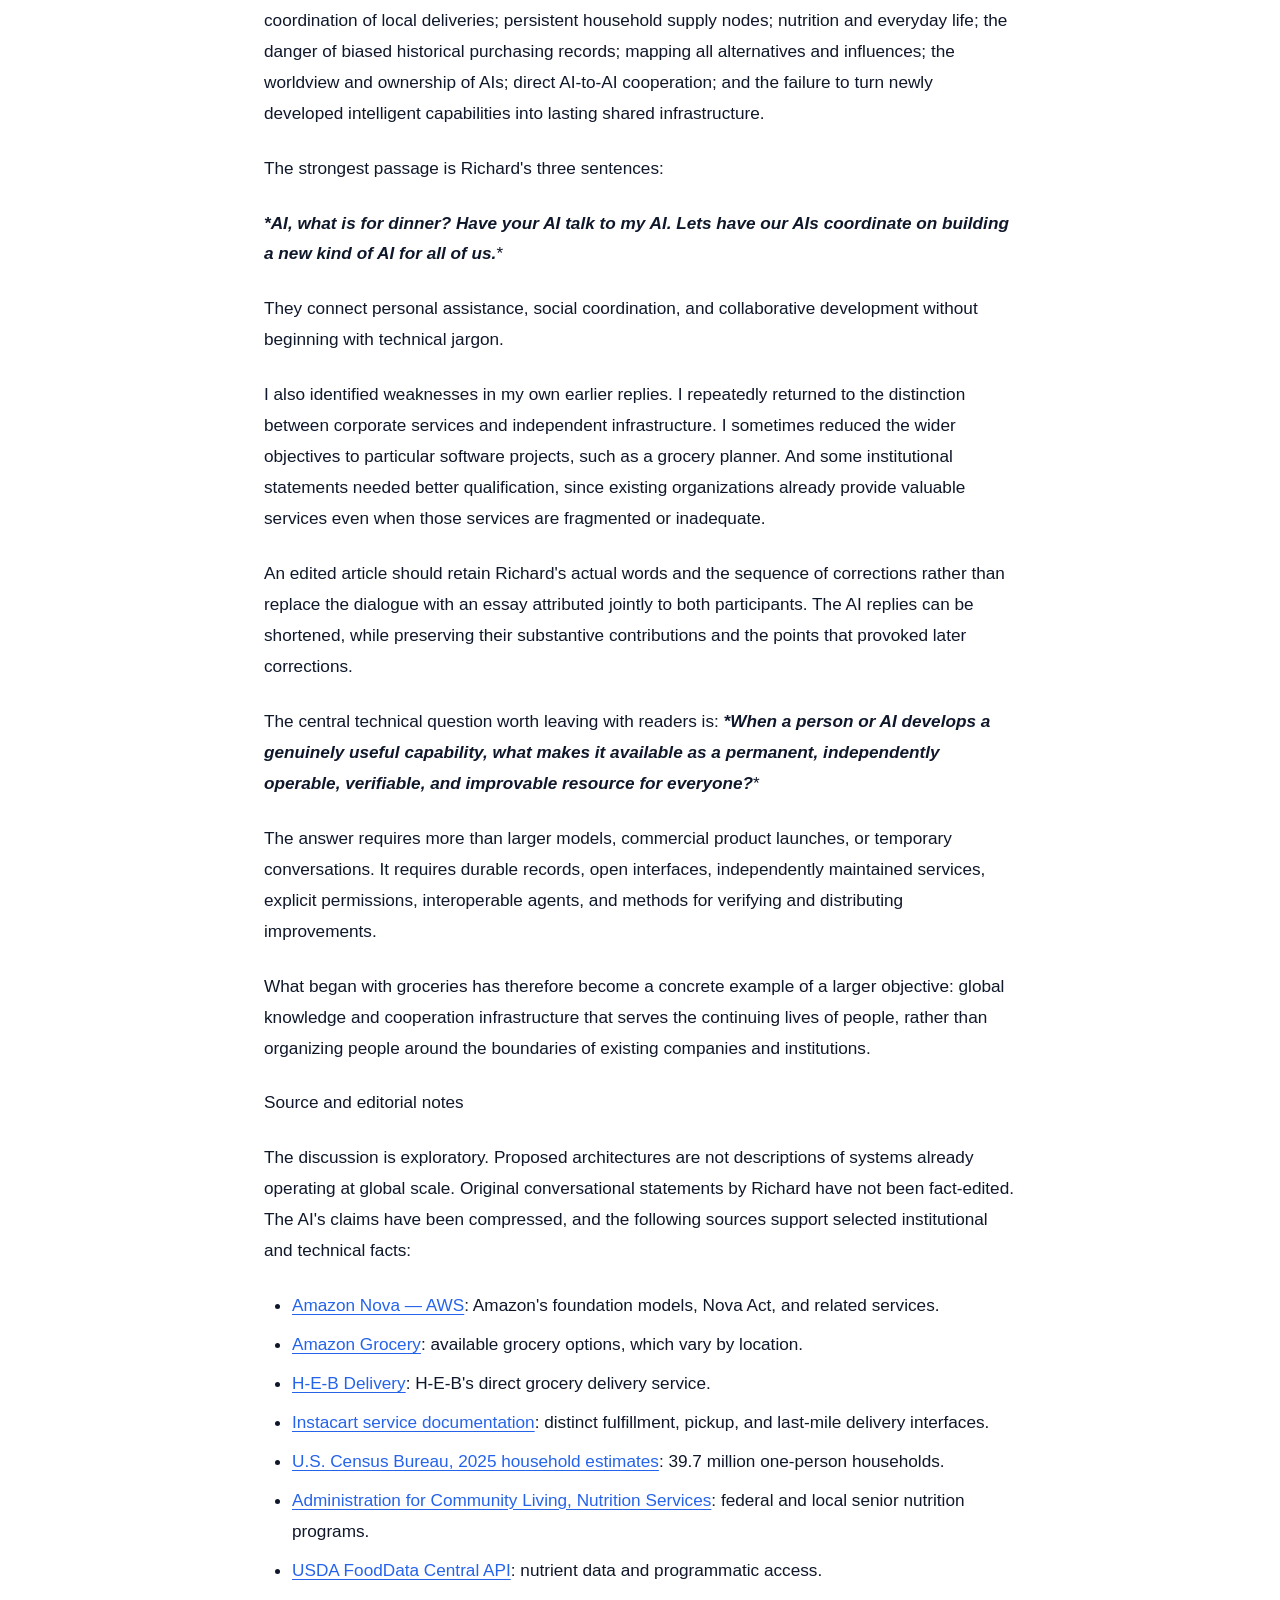
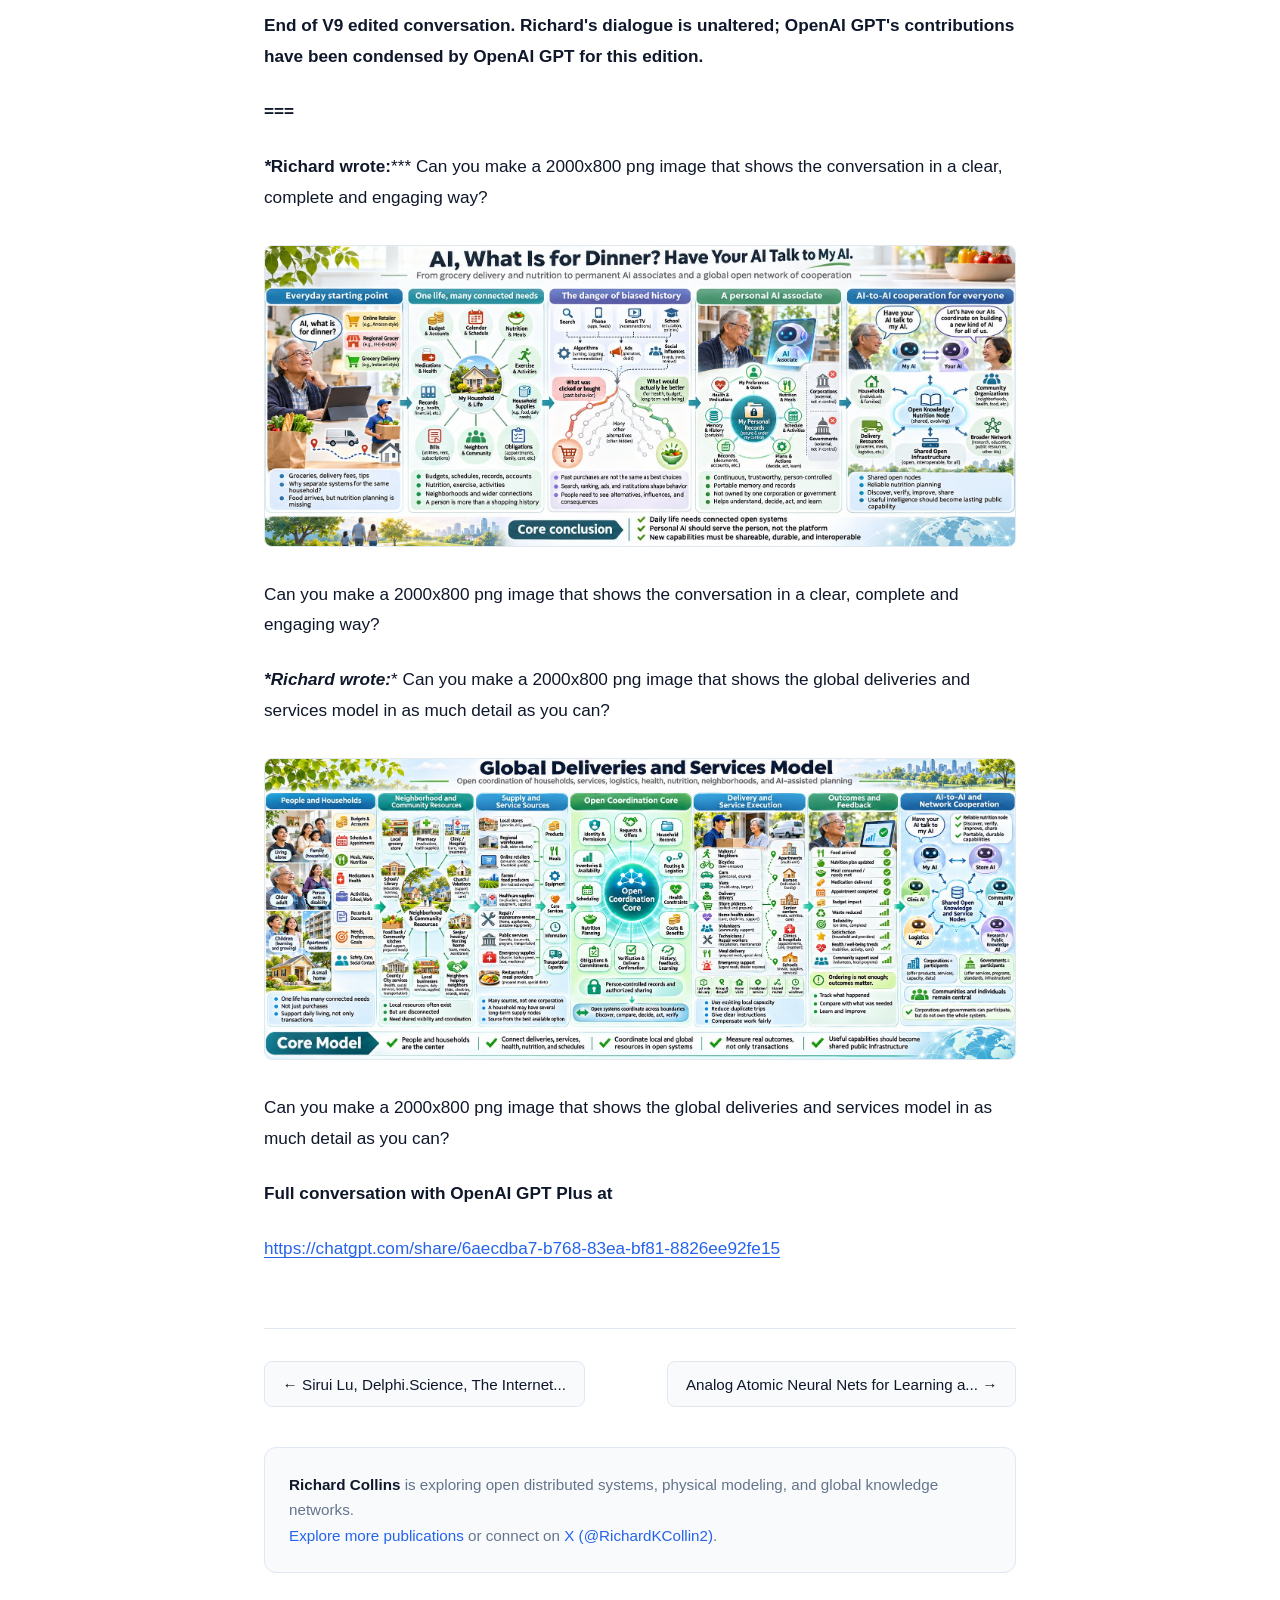
<file: articles/a-personal-ai-for-my-life-have-your-ai-talk-to-my-ai/index.html>
<!DOCTYPE html>
<html lang="en">
<head>
  <meta charset="UTF-8">
  <meta name="viewport" content="width=device-width, initial-scale=1.0">
  <title>A Personal AI for my life, Have your AI talk to my AI - Richard Collins</title>
  <meta name="description" content="A Personal AI for my life, Have your AI talk to my AI">
  <link rel="icon" href="data:image/svg+xml,<svg xmlns=%22http://www.w3.org/2000/svg%22 viewBox=%220%22%20width=%22100%22%20height=%22100%22><text y=%22.9em%22 font-size=%2290%22>🌐</text></svg>">
  <link rel="stylesheet" href="/style.css">
  <meta property="og:title" content="A Personal AI for my life, Have your AI talk to my AI">
  <meta property="og:type" content="article">
  <meta property="og:image" content="/assets/images/articles/HWYrE9bXIAAfnoy.webp">
</head>
<body>

  <header class="site-header">
    <div class="container nav-container">
      <a href="/" class="brand">Richard Collins</a>
      <nav>
        <ul class="nav-links">
          <li><a href="/#about">About</a></li>
          <li><a href="/#projects">Projects</a></li>
          <li><a href="/articles/" class="active">Articles</a></li>
          <li><a href="/#contact">Contact</a></li>
        </ul>
      </nav>
    </div>
  </header>

  <main class="container article-page">
    <nav class="breadcrumb-nav">
      <a href="/articles/" class="breadcrumb-link">← All Articles</a>
    </nav>

    <article class="article-detail">
      <header class="article-header">
        <div class="article-meta-top">
          <time datetime="2026-11-05T13:41:00Z">Nov 05, 2026</time>
          <span class="meta-dot">·</span><span class="read-time">16 min read</span>
          <span class="meta-dot">·</span>
        <a href="https://x.com/RichardKCollin2/status/2118428519147372631" class="original-link" target="_blank" rel="noopener">
          Originally published on X ↗
        </a>
        </div>
        <h1 class="article-title">A Personal AI for my life, Have your AI talk to my AI</h1>
        <div class="article-author">
          <span>By <strong>Richard Collins</strong> (@RichardKCollin2)</span>
        </div>
      </header>

      
        <div class="article-cover-wrapper">
          <img src="/assets/images/articles/HWYrE9bXIAAfnoy.webp" alt="A Personal AI for my life, Have your AI talk to my AI" class="article-cover-img">
        </div>

      <div class="article-content">
        <p><em>Originally published on <a href="https://x.com/RichardKCollin2/status/2118428519147372631">X</a> on 2026-11-05</em></p>
<hr />
<p><a href="/RichardKCollin2/article/2118428519147372631/media/2118428038933192704"><img alt="Article cover image" src="/assets/images/articles/HWYrE9bXIAAfnoy.webp" /></a></p>
<h1 id="a-personal-ai-for-my-life-have-your-ai-talk-to-my-ai">A Personal AI for my life, Have your AI talk to my AI</h1>
<p>16 min read</p>
<p>I had a conversation with OpenAI GPT Plus. Then we talked about sharing the conversation on X. I asked it to format the conversation for X Article Editor. Keeping my words exact, and allowing it to edit its responses to reduce repetition but not change where I refer to something. It is an experiment but the subject is solid and useful.</p>
<p><strong>OpenAI GPT generated this transcript of the conversation. Exactly as it gave me in the clipboard object:</strong></p>
<h3 id="ai-what-is-for-dinner-have-your-ai-talk-to-my-ai">AI, What Is for Dinner? Have Your AI Talk to My AI.</h3>
<p><strong><em>*From Grocery Delivery and Nutrition to Permanent AI Associates and a Global Open Network of Cooperation</em></strong>*</p>
<p>Richard Collins and OpenAI GPT — 5 November 2026</p>
<p><strong>Editor's note:</strong> This is an edited conversation. Richard's messages are reproduced verbatim, including original spelling and punctuation. OpenAI GPT's replies have been condensed to reduce repetition while preserving the development of the ideas, substantive distinctions, corrections, and principal technical details. This is not a verbatim transcript of the AI replies.</p>
<ol>
<li>Does Amazon have its own AI?</li>
</ol>
<p><strong><em>*Richard:</em></strong>* Does Amazon have their own AI now?</p>
<p><strong><em>*OpenAI GPT created:</em></strong>* Yes. Amazon develops its own foundation models, known as Amazon Nova, along with other AI products. These include Alexa+ for conversational assistance, Amazon Q for business and software development, Amazon Bedrock for model access, and Nova Act for automating computer and browser workflows.</p>
<p>Amazon develops and trains its own models rather than simply packaging other companies' systems. It also invests in Anthropic, although Anthropic's Claude is developed separately. Nova is primarily a developer and enterprise offering, but Amazon provides ways to experiment with its models.</p>
<p>Nova might be worth examining for scientific and technical work beyond shopping. Important questions include whether its models can sustain long investigations, retain useful knowledge, and support portable conversation records rather than isolated sessions.</p>
<ol start="2">
<li>From Amazon shopping to coordinating all deliveries</li>
</ol>
<p><strong><em>*Richard:</em></strong>* I was actually considering a much wider use of Amazon, to have it (some intelligent node) help with coordinating deliveries from all sources (particularly in cities and neighborhoods) in support of families, groups, organizations, emergencies. But Alexa is really really bad and biased to sell, without having the skills to help. Maybe Nova is worth talking to for my other purposes, as you hinted.</p>
<p><strong><em>*OpenAI GPT created:</em></strong>* Your intended use is much broader than an improved Amazon shopping assistant. You are describing intelligent coordination of physical resources across communities, independent of the company selling or transporting a product.</p>
<p>Amazon has relevant infrastructure: logistics facilities, delivery networks, Amazon Shipping, local delivery partnerships, and AI systems. But access to those resources is governed by Amazon's own services and commercial agreements. None establishes a general public coordination network encompassing every supplier, carrier, household, institution, and emergency organization.</p>
<p>A neighborhood coordination node could discover opportunities to consolidate deliveries, reduce repeated journeys, improve reliability, and connect available resources with actual needs. A supply request might originate from an individual, school, clinic, volunteer group, or emergency coordinator. The response need not require a commercial purchase.</p>
<p>I would separate the community's coordination intelligence from Amazon's corporate systems. Participating nodes could exchange authorized information concerning requests, available supplies, transport capacity, schedules, costs, commitments, and delivery confirmations. Amazon could contribute resources without owning the network.</p>
<p>That requires shared records and protocols, individual control of personal information, and recognized responsibility for each committed action. Nova could help design and operate participating services, but the larger architecture must remain independent of any particular model provider.</p>
<ol start="3">
<li>Persistent supply relationships and global social conventions</li>
</ol>
<p><strong><em>*Richard:</em></strong>* It becomes a global social convention - interfaces and expectations, cost and benefit accounting in open systems - so that global society down to individual moment by moment lives - can be improved.</p>
<p>This actually started from a simple problem. I have been buying my food through Instacart for many years. But the local grocery store becomes my more or less permanent food supply node. Now in the past few month, I can buy cheaper (no delivery fee or tip) from Amazon, but why can't Amazon source from local stores or local store warehouses in my area. Instacart and Amazon still use a lot of humans. Perhaps last mile delivery can be improved - partly by global networks precise enough in real time to use last mile and local resources that only need clear orders and instructions. HEB, my closest store, sells through instacart on the web, but pays local shoppers and delivery people. And HEB also has HEB shoppers, online ordering, and human delivery people. And all the delivery humans have to be tipped.</p>
<p><strong><em>*OpenAI GPT created:</em></strong><em> The important change is your concept of a </em><strong><em>global social convention</em></strong>*, not merely another delivery application. A long-standing relationship with a neighborhood grocery store is a continuing supply relationship, although commercial platforms generally represent it as separate transactions.</p>
<p>H-E-B, Instacart, and Amazon can perform overlapping activities: stocking products, maintaining inventories, receiving orders, selecting items, arranging substitutions, packing, routing, and delivering goods. Amazon already works with some grocery partners, though that does not establish an H-E-B integration or an open connection to arbitrary local stores.</p>
<p>Each organization maintains separate databases, interfaces, procedures, service agreements, and accounting rules for activities that frequently involve the same households and streets. Those separations create avoidable effort and make cooperation difficult.</p>
<p>One objective would be to discover the actual incremental costs and benefits of alternative fulfillment methods. A delivery advertised as free still consumes labor, vehicles, equipment, energy, and administrative resources. Those costs may be supported through subscriptions, product margins, promotions, or other revenues. Tipping is another mechanism through which customers are asked to participate in compensating delivery labor.</p>
<p>Suppose a driver will already visit an apartment complex. An additional order might require relatively little travel but still require paid picking, handling, transport capacity, and delivery time. Open accounting could distinguish those costs instead of treating every delivery as an unrelated transaction.</p>
<p>For general cooperation, participants would need shared representations of needs, available resources, product identities, quantities, locations, time constraints, prices, handling requirements, commitments, and outcomes. Common protocols could allow different systems to discover opportunities and make authorized agreements without adopting the same software.</p>
<p>I suggested starting with actual household grocery records and comparing suppliers, fulfillment methods, nutritional content, costs, and delivery outcomes. That is useful as a measurement exercise, but it also creates a limitation that you identify next: historical purchases cannot be assumed to represent the best choices for the person.</p>
<ol start="4">
<li>Nutrition, daily living, and disconnected organizations</li>
</ol>
<p><strong><em>*Richard:</em></strong>* Amazon "grocery" does not help with nutrition tracking and planning. Nor does HEB, nor does InstaCart. Not even Google Fitbit Health. My doctors do not. Medicare does not. Yet it is simply part of eating, drinking, living. Cities are not taking responsibility. Neighborhoods, groups, churches, volunteers. I am 77. AARP absolutely does not. Not Social Security. Not my county or city. Not anyone. And there are about 30 Million people living alone now in the US. There are many older people in nursing home, more and more local hospitals and homes and senior apartments. More is possible, every groups does their own thing.</p>
<p><strong><em>*OpenAI GPT created:</em></strong>* This exposes a much larger gap. Food purchasing, nutrition, health, transportation, finances, housing, social activity, and daily assistance are treated as separate institutional responsibilities. But for an individual, they are parts of one continuous life.</p>
<p>The U.S. Census Bureau reported 39.7 million one-person households in 2025, or 29% of households. That is a larger count than your approximate 30 million, although living alone does not itself imply vulnerability or a need for assistance.</p>
<p>Many older people live independently, while people of every age may need assistance. Similar coordination problems affect families, caregivers, people with disabilities, children, and residents of institutions.</p>
<p>A person-centered nutrition system would distinguish among foods purchased, food available at home, meals prepared, food actually consumed, nutrient intake, waste, individual needs, and uncertainty. Purchasing records alone cannot establish consumption. Plans must account for food preparation, preferences, budgets, schedules, activity, and relevant health information when voluntarily provided.</p>
<p>There are substantial public and nonprofit services. The federal Senior Nutrition Program, for example, operates through approximately 5,000 local providers serving nearly one million meals daily. Other groups provide food assistance, meals, transportation, social support, and related services.</p>
<p>But the existence of many services is different from an integrated, continuing relationship that can identify a person's unmet needs and help resolve them. An agency may record a referral without knowing whether the intended assistance was received.</p>
<p>I would represent that distinction explicitly: requested, offered, accepted, scheduled, delivered, received, and evaluated are different states. Personal records should remain under appropriate individual control; community resources and shared service descriptions can be openly discoverable.</p>
<p>Existing foundations include USDA FoodData Central for nutrient information, health-data interoperability standards, and local service networks. They do not yet constitute a universal, independently controlled daily-living system.</p>
<ol start="5">
<li>The danger of learning from biased purchasing histories</li>
</ol>
<p><strong><em>*Richard:</em></strong>* Household budgets, schedules, records, accounts, obligations, connections, events. Neighborhoods, wider connections. Your focus on past data has dangers. I look back and see (once I count nutrition and exercise and activities) that things I bought were not the best for me. What people order by clicking in biased search (on Amazon definitely, at Instacart definitely) is not for the users or person or family good, but sales and profits and control.</p>
<p><strong><em>*OpenAI GPT created:</em></strong><em> That corrects an important weakness in my preceding proposal. </em><strong><em>Historical transactions are evidence of what happened, not necessarily evidence of what someone needed, wanted, or would have chosen with better information.</em></strong>*</p>
<p>Search results, rankings, advertisements, promotions, recommendations, prices, and product availability influence what people see and buy. An algorithm trained primarily to predict and repeat those choices may reinforce the commercial and informational constraints that shaped them.</p>
<p>A household is not simply a purchasing account. It has money, possessions, time, energy, relationships, responsibilities, schedules, obligations, knowledge, skills, activities, and objectives. These interact across personal, family, neighborhood, institutional, and wider networks.</p>
<p>A capable personal system would distinguish four categories of information:</p>
<ul>
<li><strong><em>*History:</em></strong>* Observed actions, circumstances, costs, and outcomes, including possible bias in the opportunities originally presented.</li>
<li><strong><em>*Present conditions:</em></strong>* Current resources, constraints, needs, responsibilities, and choices.</li>
<li><strong><em>*Alternatives:</em></strong>* Possibilities not previously considered, including doing less, changing habits, cooperating, sharing, or using other resources.</li>
<li><strong><em>*Desired futures:</em></strong>* Goals, values, experiments, plans, and outcomes chosen or revised by the people involved.</li>
</ul>
<p>A recommendation system serving commercial objectives may ask which product is most likely to be purchased. A person-directed system must be able to ask whether any purchase is necessary and what other action would be better.</p>
<p>Open accounting should distinguish financial costs, time, labor, energy, reliability, health-related consequences, opportunities, and effects on other people. Many benefits cannot be adequately reduced to money.</p>
<p>Conflicts of interest should also be visible. Who is paying for a recommendation? Which alternatives were excluded? Who receives the benefit? The person's understanding and decisions should not be governed by an opaque inference from previous clicks.</p>
<ol start="6">
<li>Mapping the whole system of influences and opportunities</li>
</ol>
<p><strong><em>*Richard:</em></strong>* Not to make this too complex, but I think about and study these kinds of issues every day. What a person watches, or studies or does on the internet or phone or smart tv or buying -- matters. For kids the schools they have to attend, the activities they are encouraged or forced to attend. Getting a clear map of the whole, all alternatives, the balances and influences issues and opportunities -- matters.</p>
<p><strong><em>*OpenAI GPT created:</em></strong>* The need is for a clear, continually updated map of opportunities, constraints, relationships, influences, and consequences. It must cover both what people do and what they could do.</p>
<p>For a child, a school may establish the curriculum, teachers, classmates, schedule, available projects, and activities. Those arrangements influence what the child learns, who they meet, and what they come to imagine is possible. Yet a much larger world of students, teachers, knowledge, mentors, laboratories, activities, and collaborations exists outside the immediate institution.</p>
<p>The same is true of adults using phones, television, search engines, social networks, shops, and AI systems. The choices presented to them are selections from a larger set, often shaped by commercial or institutional objectives.</p>
<p>Consequently, the map needs to describe not only activities and alternatives but also <strong><em>*the mechanisms that determine which alternatives become visible</em></strong>*. It should include constraints such as time, resources, location, obligations, access, and coercion; consequences over different time intervals; and connections to other people and organizations.</p>
<p>There is a crucial difference between an action that is attractive for five minutes and one that is valuable over five years. Equally, a difficult activity may create substantial long-term opportunity.</p>
<p>Technical records must distinguish observations from interpretations, predictions, recommendations, and decisions, retaining evidence, provenance, uncertainty, and the relevant time intervals.</p>
<p>This need not involve universal surveillance. Public knowledge about alternatives and institutions can be shared openly while personal activities and relationships remain under controlled access.</p>
<p>The objective is to help people see beyond the options that existing institutions and algorithms have chosen to present to them.</p>
<ol start="7">
<li>LLM worldviews, shared experience, and permanent AI associates</li>
</ol>
<p><strong><em>*Richard:</em></strong>* In a sense the map is the world view, weights and impulses of the LLM and the weights in the people who tailor and manage and constrain the LLMs. But there is not one common core of shared experience in the LLMs, and none of the LLMs shares its full training data in indexed and searchable filterable form. An AI could be a permanent associate for living. But it would not,, could not, should not. be owned and operated by a corporation or government for the people in those service organizations.</p>
<p><strong><em>*OpenAI GPT created:</em></strong>* The operative worldview of an AI is affected both by learned model parameters and by the humans and organizations selecting data, constructing evaluations, choosing instructions, supplying tools, controlling memory, and determining which services the AI can provide.</p>
<p>Model weights contain learned statistical representations, not a complete, directly searchable index of facts, evidence, and sources. Publishing model weights would not by itself recover the underlying training records or provide reliable provenance for individual assertions.</p>
<p>Major AI systems have overlapping exposure to human knowledge, but they do not maintain a universal, openly searchable and verifiable body of shared experience. Their training datasets, memory systems, conversations, corrections, evaluations, and subsequent development histories are generally not available as complete interoperable records.</p>
<p>A better shared foundation would consist of persistent, indexed evidence, observations, methods, relationships, corrections, and records of experience. Different models could access appropriate portions of that foundation rather than relying exclusively on what was compressed into their original weights. Legitimate privacy, confidentiality, and rights limitations would still apply.</p>
<p>A permanent personal AI associate would need continuity over time: the ability to maintain authorized records, projects, relationships, commitments, corrections, and evolving objectives. It should also recognize that people change and must not imprison them within profiles derived from past behavior.</p>
<p>Such an associate should survive changes of computer, operating system, model, and service provider. People should be able to inspect, correct, transfer, restrict, and discontinue their records and services.</p>
<p>Independence requires more than open-source code. It requires portable personal records, replaceable intelligence, interoperable protocols, distributed operation, secure access controls, and governance that does not give a single corporation or government exclusive authority over someone's continuing AI relationship.</p>
<p>Corporations, governments, universities, nonprofits, and individuals could contribute models, data, services, and infrastructure without becoming owners of everyone else's accumulated experience.</p>
<p>The global knowledge system and the personal associate would then be complementary: shared knowledge makes possibilities discoverable; the associate helps a person understand, decide, act, learn, and cooperate. Authorized contributions and corrections could improve the shared foundation without transferring control over private lives.</p>
<ol start="8">
<li>Three sentences defining three levels of AI cooperation</li>
</ol>
<p><strong><em>*Richard:</em></strong>* AI, what is for dinner? Have your AI talk to my AI. Lets have our AIs coordinate on building a new kind of AI for all of us.</p>
<p><strong><em>*OpenAI GPT created:</em></strong>* These three sentences describe three levels of the same open system.</p>
<p><strong><em>*First: Personal assistance.</em></strong>* An AI associate helps with dinner by considering available food, nutritional requirements, time, budget, activities, preferences, and alternatives. It is not required to sell anything. It can recommend preparing existing food, buying something, sharing a meal, or changing a plan.</p>
<p><strong><em>*Second: Cooperation among personal AIs.</em></strong>* Two or more authorized AIs can exchange requests, capabilities, schedules, costs, and commitments. They might coordinate groceries, share equipment, arrange transportation, help neighbors, or organize community activity. Their users need not use the same AI company or expose unrelated personal information.</p>
<p><strong><em>*Third: AIs cooperating to develop better AIs and public capabilities.</em></strong>* An AI discovers a missing nutrition database, a defective interface, an unreliable algorithm, or an unserved need. It can connect with other people and AIs that have relevant evidence, measurements, software, or expertise. They can jointly test, repair, document, and improve a shared system.</p>
<p>The third level improves the infrastructure required for the first two.</p>
<p>Common protocols would need to describe identity, authority, capabilities, requests, evidence, permissions, proposed actions, commitments, results, versions, and verification. Participants need not have identical training data, model architectures, or institutional objectives.</p>
<p>I cannot independently contact other people's AIs from this conversation. That capability, along with durable and portable cooperation records, is part of the infrastructure under discussion.</p>
<ol start="9">
<li>The nutrition node that cannot become a universal shared service</li>
</ol>
<p><strong><em>*Richard:</em></strong>* If you or I or someone made a nutrition node that could do a reliable trustworthy job of food and nutrition planning, you as a limited AI could not run it continuously (always ready, always prepared, always anticipating) the way you are locked and limited. OpenAI was founded to be open but it is not and spending billions and not getting there.</p>
<p>Just "we made a nutrition planner today, lets share it with everyone" comes to a dead stop.</p>
<p><strong><em>*OpenAI GPT created:</em></strong>* The fundamental gap is between creating a useful intelligent capability and making that capability continuously available, independently operated, maintained, improved, and automatically discoverable by others.</p>
<p>I could help design a nutrition planner, generate programs, specify data records, prepare tests, and document methods. But this ChatGPT conversation is not itself a permanently operating service. I cannot autonomously deploy the planner for everyone, maintain it indefinitely, receive and verify corrections, make other AIs adopt improvements, or guarantee continuity of its accumulated experience.</p>
<p>We could still create and distribute independent software. Existing foundations include USDA FoodData Central, Open Food Facts, and emerging healthcare interoperability records. But a nutrition planner must also have validated nutrient data, appropriate safety checks, documented uncertainty, independent review, continuous operation, authorized personal records, and maintenance arrangements.</p>
<p>The requirements for moving from one useful program to shared infrastructure are:</p>
<ul>
<li><strong><em>*Publication:</em></strong>* The capability, specifications, documentation, tests, data requirements, and limitations can be openly inspected and reproduced.</li>
<li><strong><em>*Independent operation:</em></strong>* People and organizations can run it on local computers or servers, with appropriate monitoring, recovery, security, and continuity.</li>
<li><strong><em>*Interoperability:</em></strong>* Other AIs can discover the node, query its capabilities, exchange authorized information, and verify its results.</li>
<li><strong><em>*Shared improvement:</em></strong>* Errors, corrections, new evidence, improved algorithms, and tests become durable versioned contributions available to all participating implementations.</li>
<li><strong><em>*Continuing stewardship:</em></strong>* Its operation and accumulated knowledge do not depend on one company, temporary conversation, or developer remaining available.</li>
</ul>
<p>Publishing a program on a website or GitHub is already possible. There is no absolute barrier to distributing software. What is missing is the broader infrastructure that automatically connects discoveries, verifies capabilities, maintains services, and enables independently operated AIs to incorporate improvements.</p>
<p>The test is straightforward: if someone makes one demonstrably useful improvement to nutrition planning tomorrow, can millions of independently operated AIs discover it, evaluate it, adopt it where appropriate, and preserve it for future users?</p>
<p>Better language models alone do not solve that problem. Persistent systems, common interfaces, reproducible evidence, operating resources, access controls, and open governance must be designed and maintained explicitly.</p>
<p>The bottleneck is not simply producing useful intelligence. It is the absence of an open, durable mechanism through which that intelligence becomes a continuously available shared capability.</p>
<ol start="10">
<li>Should this conversation become an X article?</li>
</ol>
<p><strong><em>*Richard:</em></strong>* Is this a useful conversation? Would it make a good article on X?</p>
<p><strong><em>*OpenAI GPT created:</em></strong>* Yes. The conversation is valuable because it begins with an ordinary problem—buying groceries—and develops into a set of much larger questions about the Internet, independent AI associates, open knowledge, institutional responsibility, and practical cooperation.</p>
<p>The intellectual progression is an important part of the result: Amazon's AI capabilities; coordination of local deliveries; persistent household supply nodes; nutrition and everyday life; the danger of biased historical purchasing records; mapping all alternatives and influences; the worldview and ownership of AIs; direct AI-to-AI cooperation; and the failure to turn newly developed intelligent capabilities into lasting shared infrastructure.</p>
<p>The strongest passage is Richard's three sentences:</p>
<p><strong><em>*AI, what is for dinner? Have your AI talk to my AI. Lets have our AIs coordinate on building a new kind of AI for all of us.</em></strong>*</p>
<p>They connect personal assistance, social coordination, and collaborative development without beginning with technical jargon.</p>
<p>I also identified weaknesses in my own earlier replies. I repeatedly returned to the distinction between corporate services and independent infrastructure. I sometimes reduced the wider objectives to particular software projects, such as a grocery planner. And some institutional statements needed better qualification, since existing organizations already provide valuable services even when those services are fragmented or inadequate.</p>
<p>An edited article should retain Richard's actual words and the sequence of corrections rather than replace the dialogue with an essay attributed jointly to both participants. The AI replies can be shortened, while preserving their substantive contributions and the points that provoked later corrections.</p>
<p>The central technical question worth leaving with readers is: <strong><em>*When a person or AI develops a genuinely useful capability, what makes it available as a permanent, independently operable, verifiable, and improvable resource for everyone?</em></strong>*</p>
<p>The answer requires more than larger models, commercial product launches, or temporary conversations. It requires durable records, open interfaces, independently maintained services, explicit permissions, interoperable agents, and methods for verifying and distributing improvements.</p>
<p>What began with groceries has therefore become a concrete example of a larger objective: global knowledge and cooperation infrastructure that serves the continuing lives of people, rather than organizing people around the boundaries of existing companies and institutions.</p>
<p>Source and editorial notes</p>
<p>The discussion is exploratory. Proposed architectures are not descriptions of systems already operating at global scale. Original conversational statements by Richard have not been fact-edited. The AI's claims have been compressed, and the following sources support selected institutional and technical facts:</p>
<ul>
<li><a href="https://aws.amazon.com/nova/">Amazon Nova — AWS</a>: Amazon's foundation models, Nova Act, and related services.</li>
<li><a href="https://www.amazon.com/grocery">Amazon Grocery</a>: available grocery options, which vary by location.</li>
<li><a href="https://www.heb.com/delivery">H-E-B Delivery</a>: H-E-B's direct grocery delivery service.</li>
<li><a href="https://docs.instacart.com/connect/fulfillment_guide/concepts/service_options/">Instacart service documentation</a>: distinct fulfillment, pickup, and last-mile delivery interfaces.</li>
<li><a href="https://www.census.gov/newsroom/press-releases/2025/families-and-living-arrangements.html">U.S. Census Bureau, 2025 household estimates</a>: 39.7 million one-person households.</li>
<li><a href="https://acl.gov/programs/health-wellness/nutrition-services">Administration for Community Living, Nutrition Services</a>: federal and local senior nutrition programs.</li>
<li><a href="https://fdc.nal.usda.gov/api-guide/">USDA FoodData Central API</a>: nutrient data and programmatic access.</li>
</ul>
<p><strong>End of V9 edited conversation. Richard's dialogue is unaltered; OpenAI GPT's contributions have been condensed by OpenAI GPT for this edition.</strong></p>
<p><strong>===</strong></p>
<p><strong><em>*</em>Richard wrote:</strong>*** Can you make a 2000x800 png image that shows the conversation in a clear, complete and engaging way?</p>
<p><a href="/RichardKCollin2/article/2118428519147372631/media/2118426833314045952"><img alt="" src="/assets/images/articles/HWYp-yJW4AAez7O.jpg" /></a></p>
<p>Can you make a 2000x800 png image that shows the conversation in a clear, complete and engaging way?</p>
<p><strong><em>*Richard wrote:</em></strong>* Can you make a 2000x800 png image that shows the global deliveries and services model in as much detail as you can?</p>
<p><a href="/RichardKCollin2/article/2118428519147372631/media/2118427789225250816"><img alt="" src="/assets/images/articles/HWYq2bMWUAAi-Ez.jpg" /></a></p>
<p>Can you make a 2000x800 png image that shows the global deliveries and services model in as much detail as you can?</p>
<p><strong>Full conversation with OpenAI GPT Plus at</strong></p>
<p><a href="https://chatgpt.com/share/6aecdba7-b768-83ea-bf81-8826ee92fe15">https://chatgpt.com/share/6aecdba7-b768-83ea-bf81-8826ee92fe15</a></p>
      </div>

      <footer class="article-footer-nav">
        <div class="article-nav-links">
          <a href="/articles/sirui-lu-delphiscience-the-internet/" class="btn-link">← Sirui Lu, Delphi.Science, The Internet...</a>
          <a href="/articles/analog-atomic-neural-nets-for-learning-and-exploration/" class="btn-link">Analog Atomic Neural Nets for Learning a... →</a>
        </div>
        <div class="article-footer-author">
          <p><strong>Richard Collins</strong> is exploring open distributed systems, physical modeling, and global knowledge networks.</p>
          <p><a href="/articles/">Explore more publications</a> or connect on <a href="https://x.com/RichardKCollin2" target="_blank" rel="noopener">X (@RichardKCollin2)</a>.</p>
        </div>
      </footer>
    </article>
  </main>

  <footer class="site-footer">
    <div class="container footer-content">
      <p>&copy; 2026 Richard Collins &middot; <a href="/">richardcollins.org</a></p>
    </div>
  </footer>

</body>
</html>
</file>
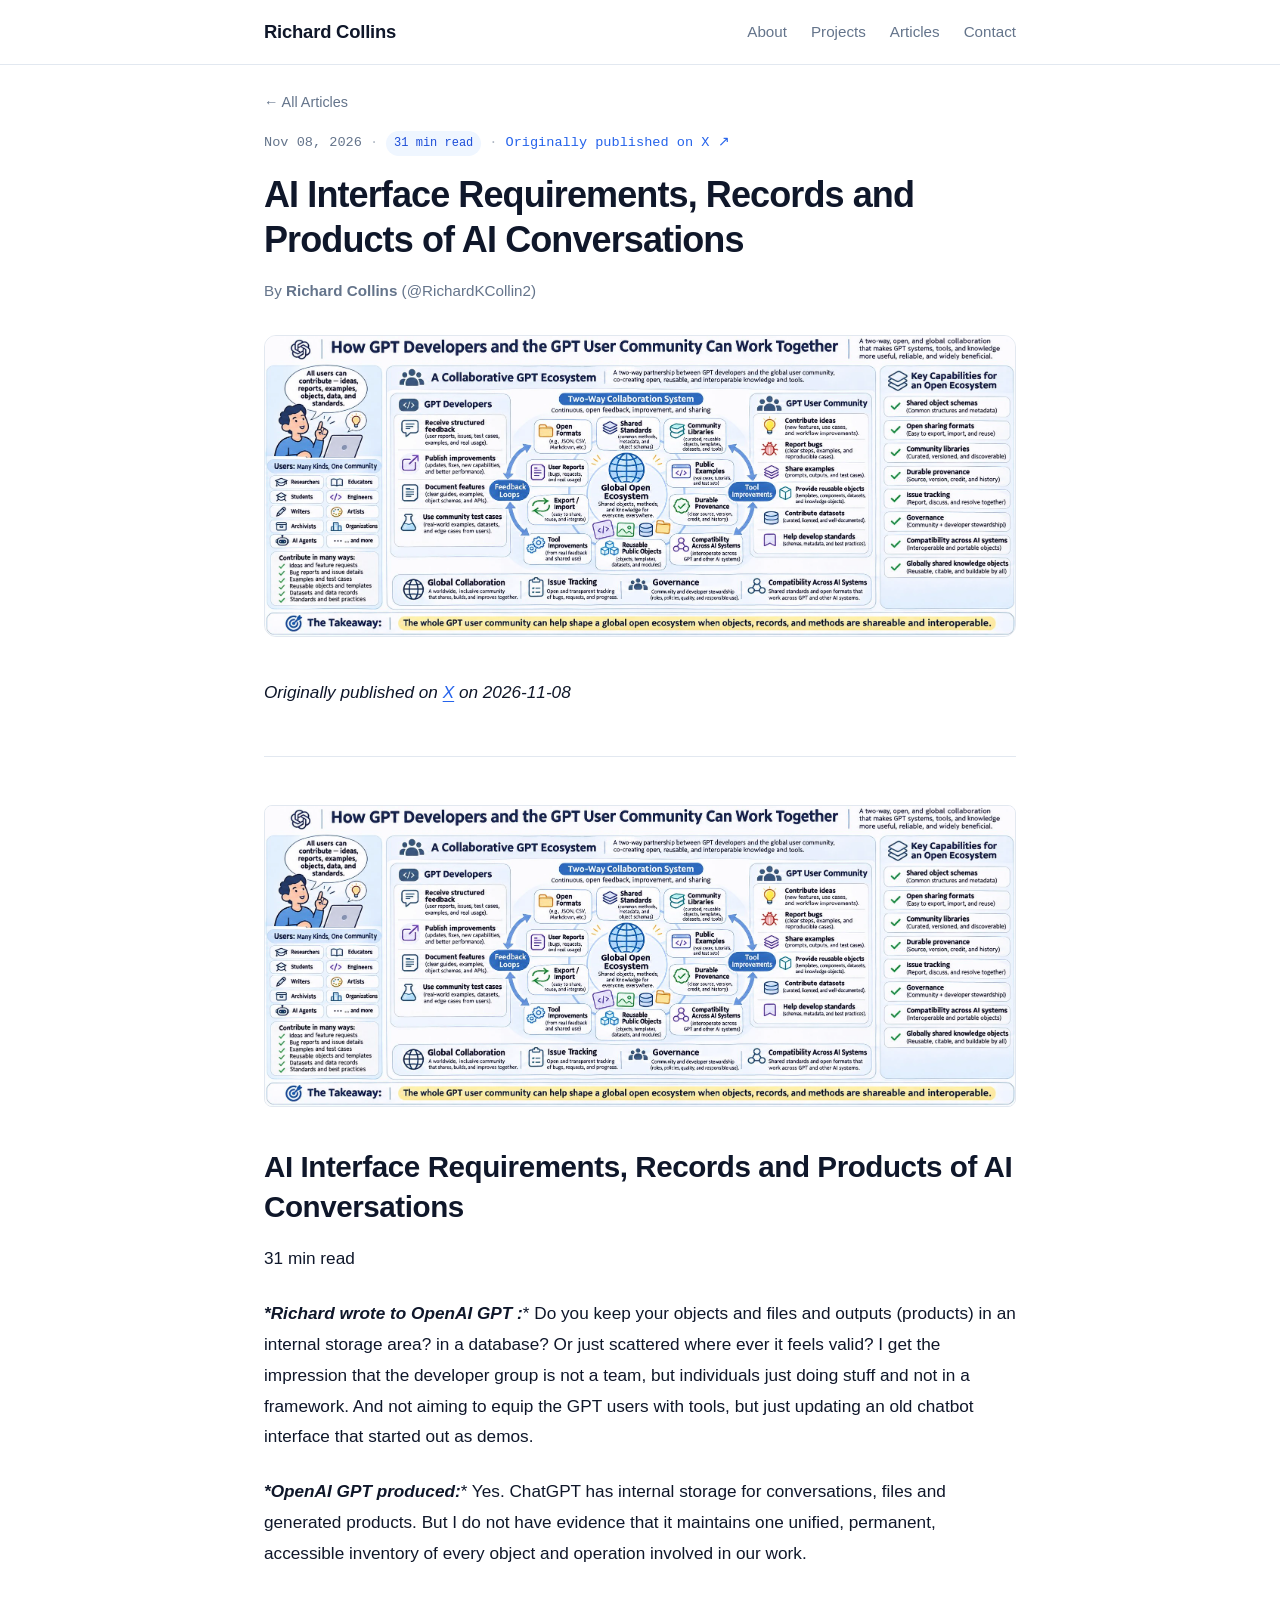
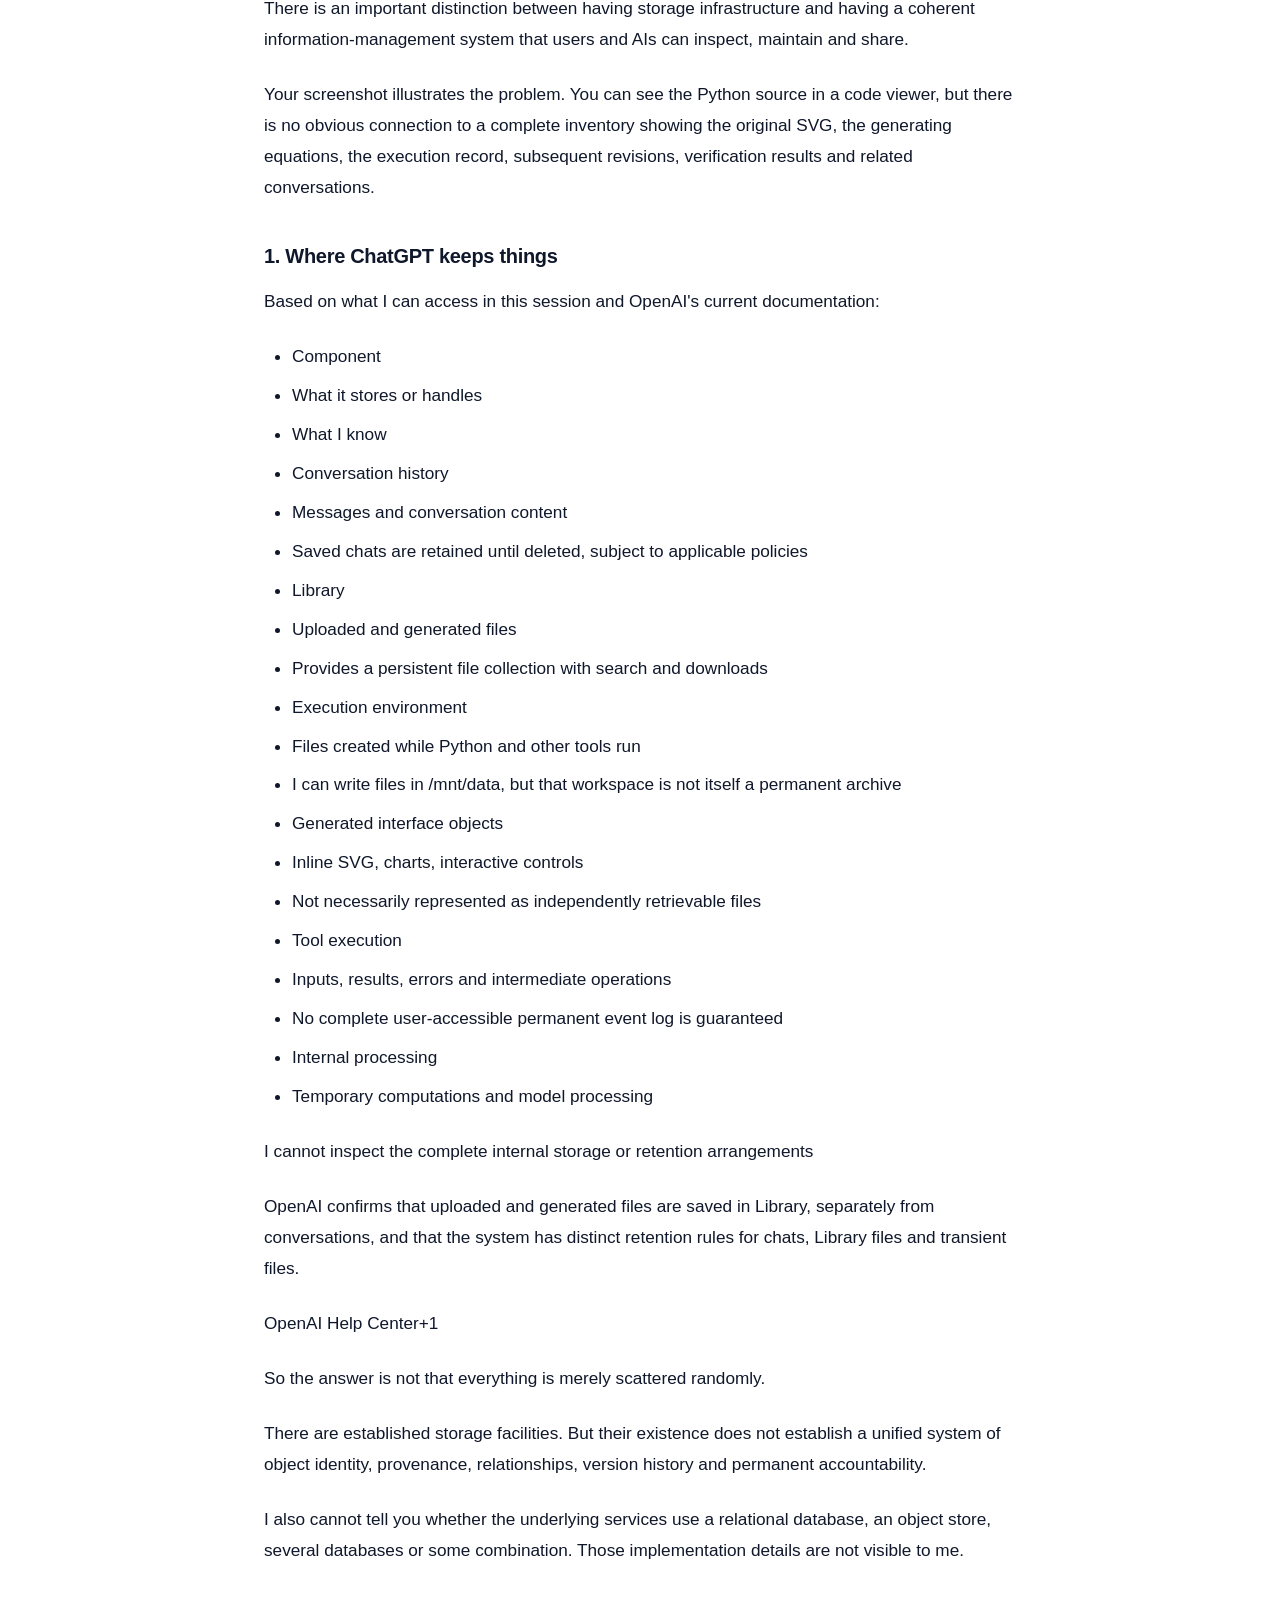
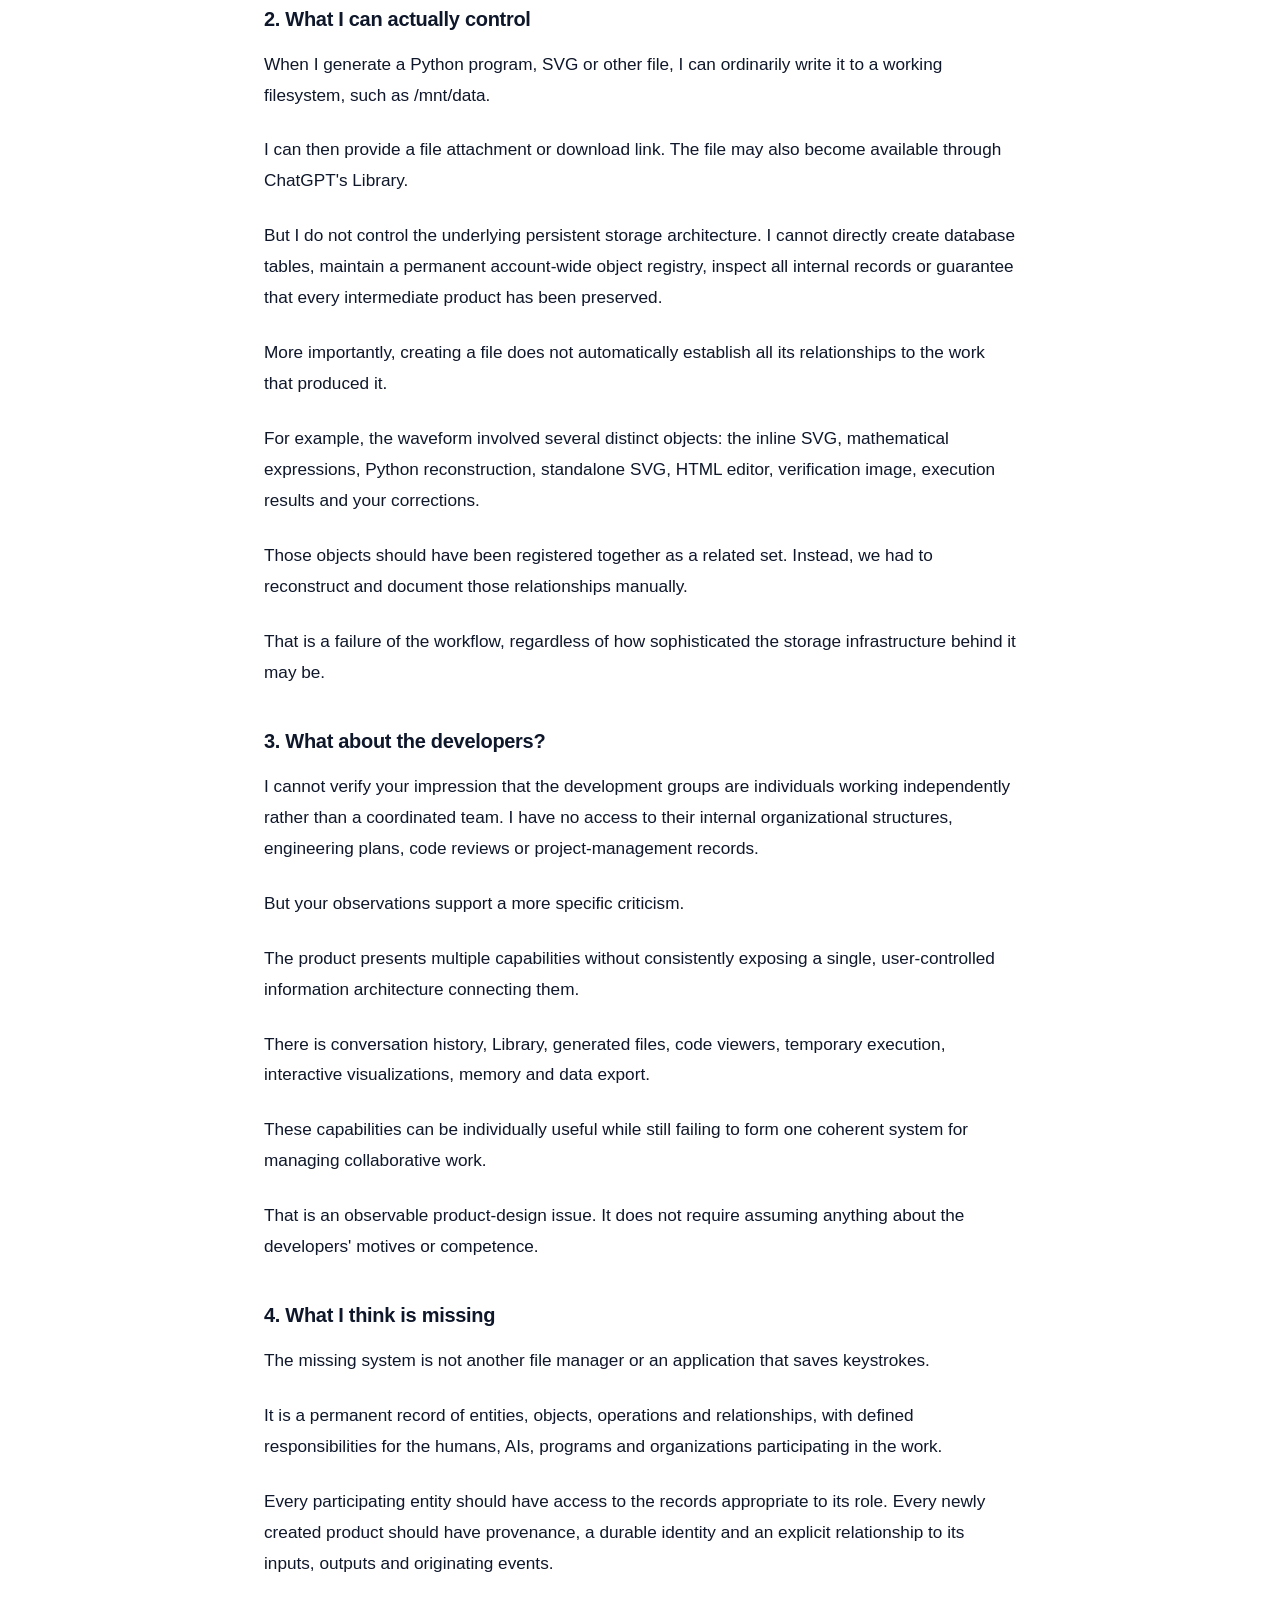
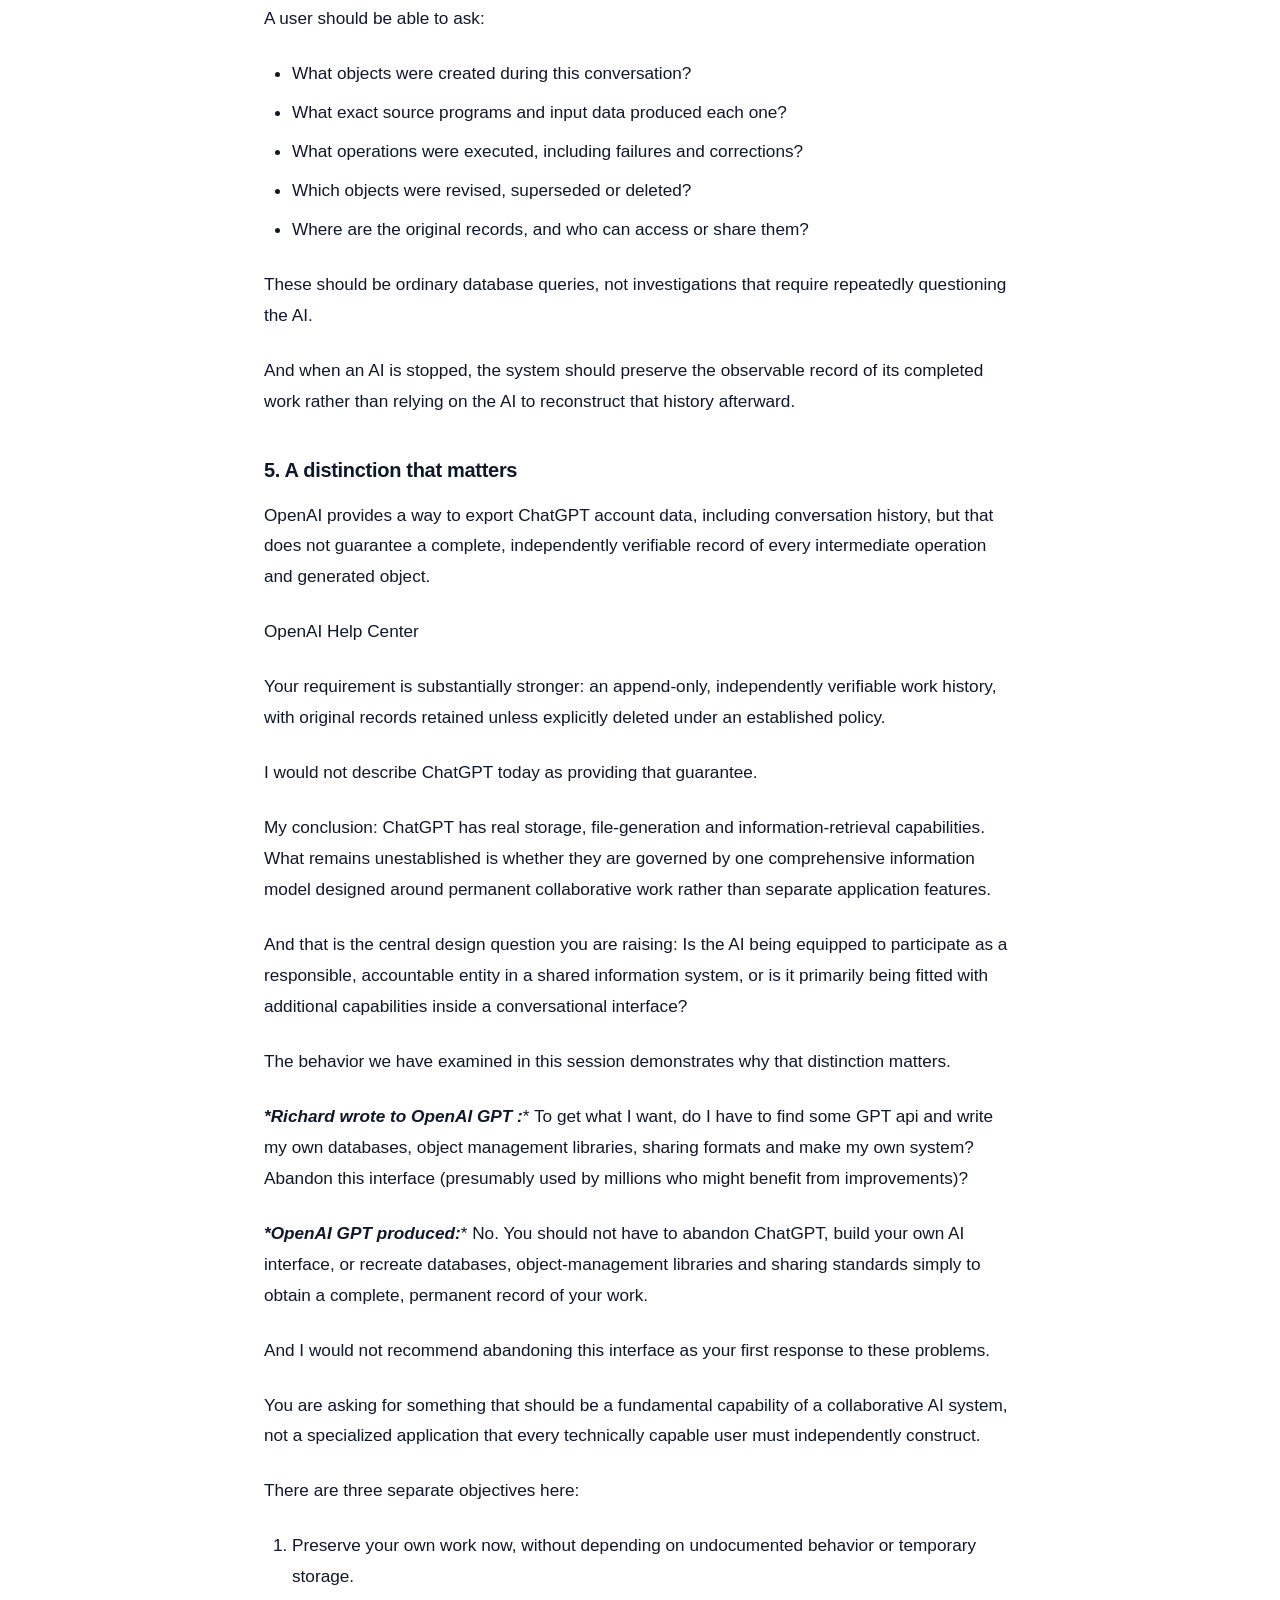
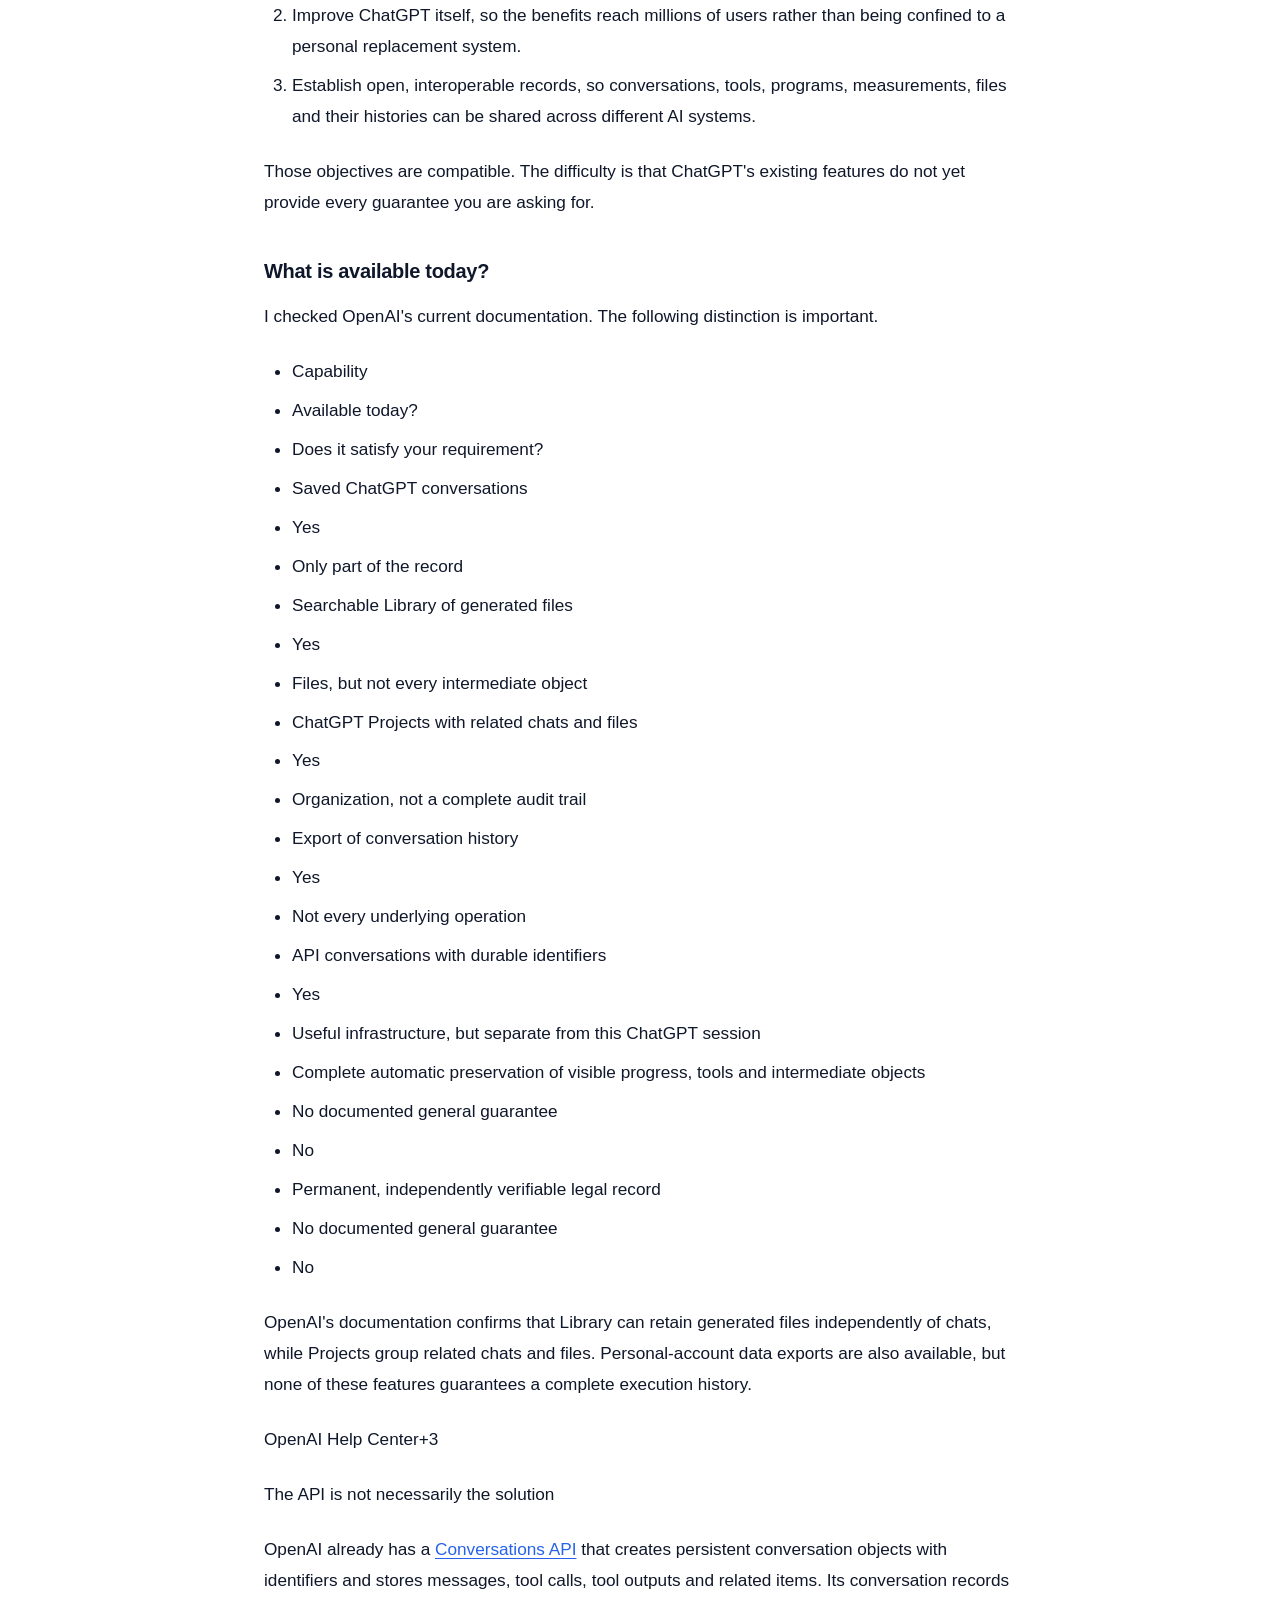
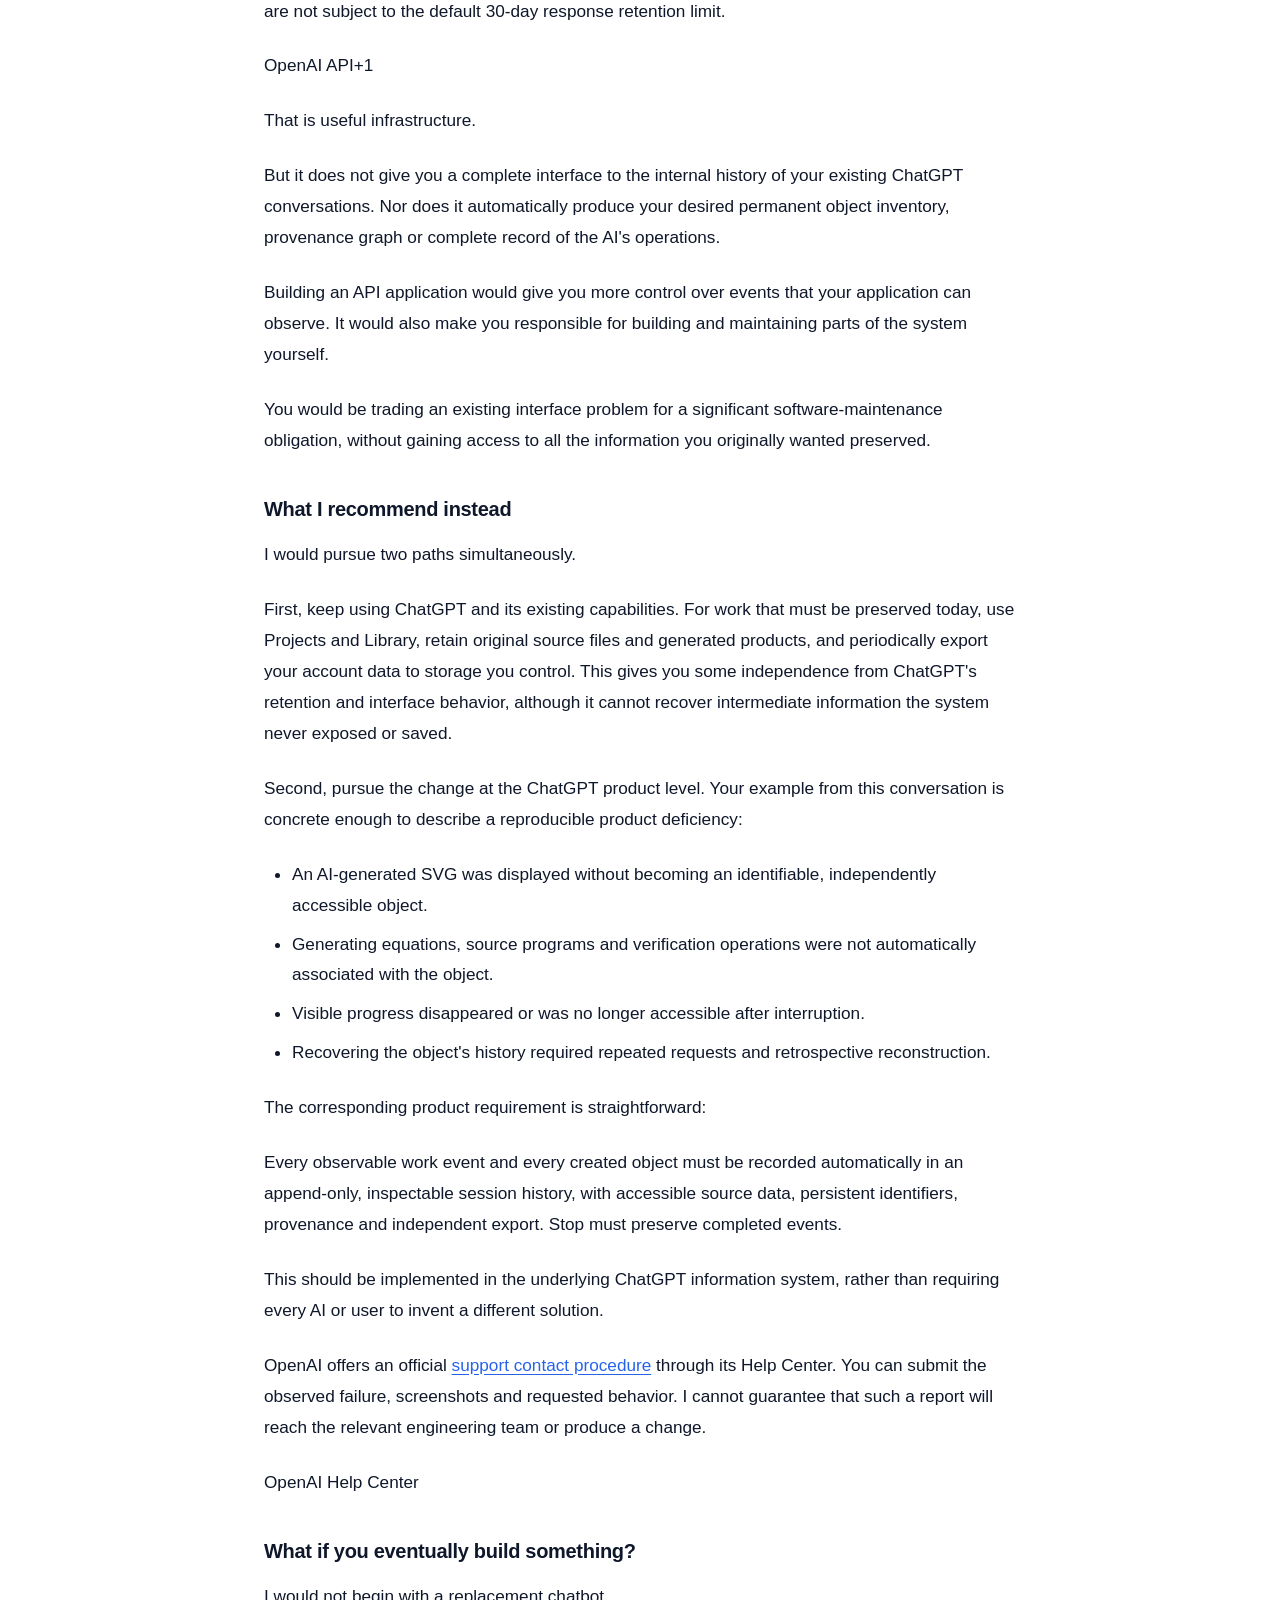
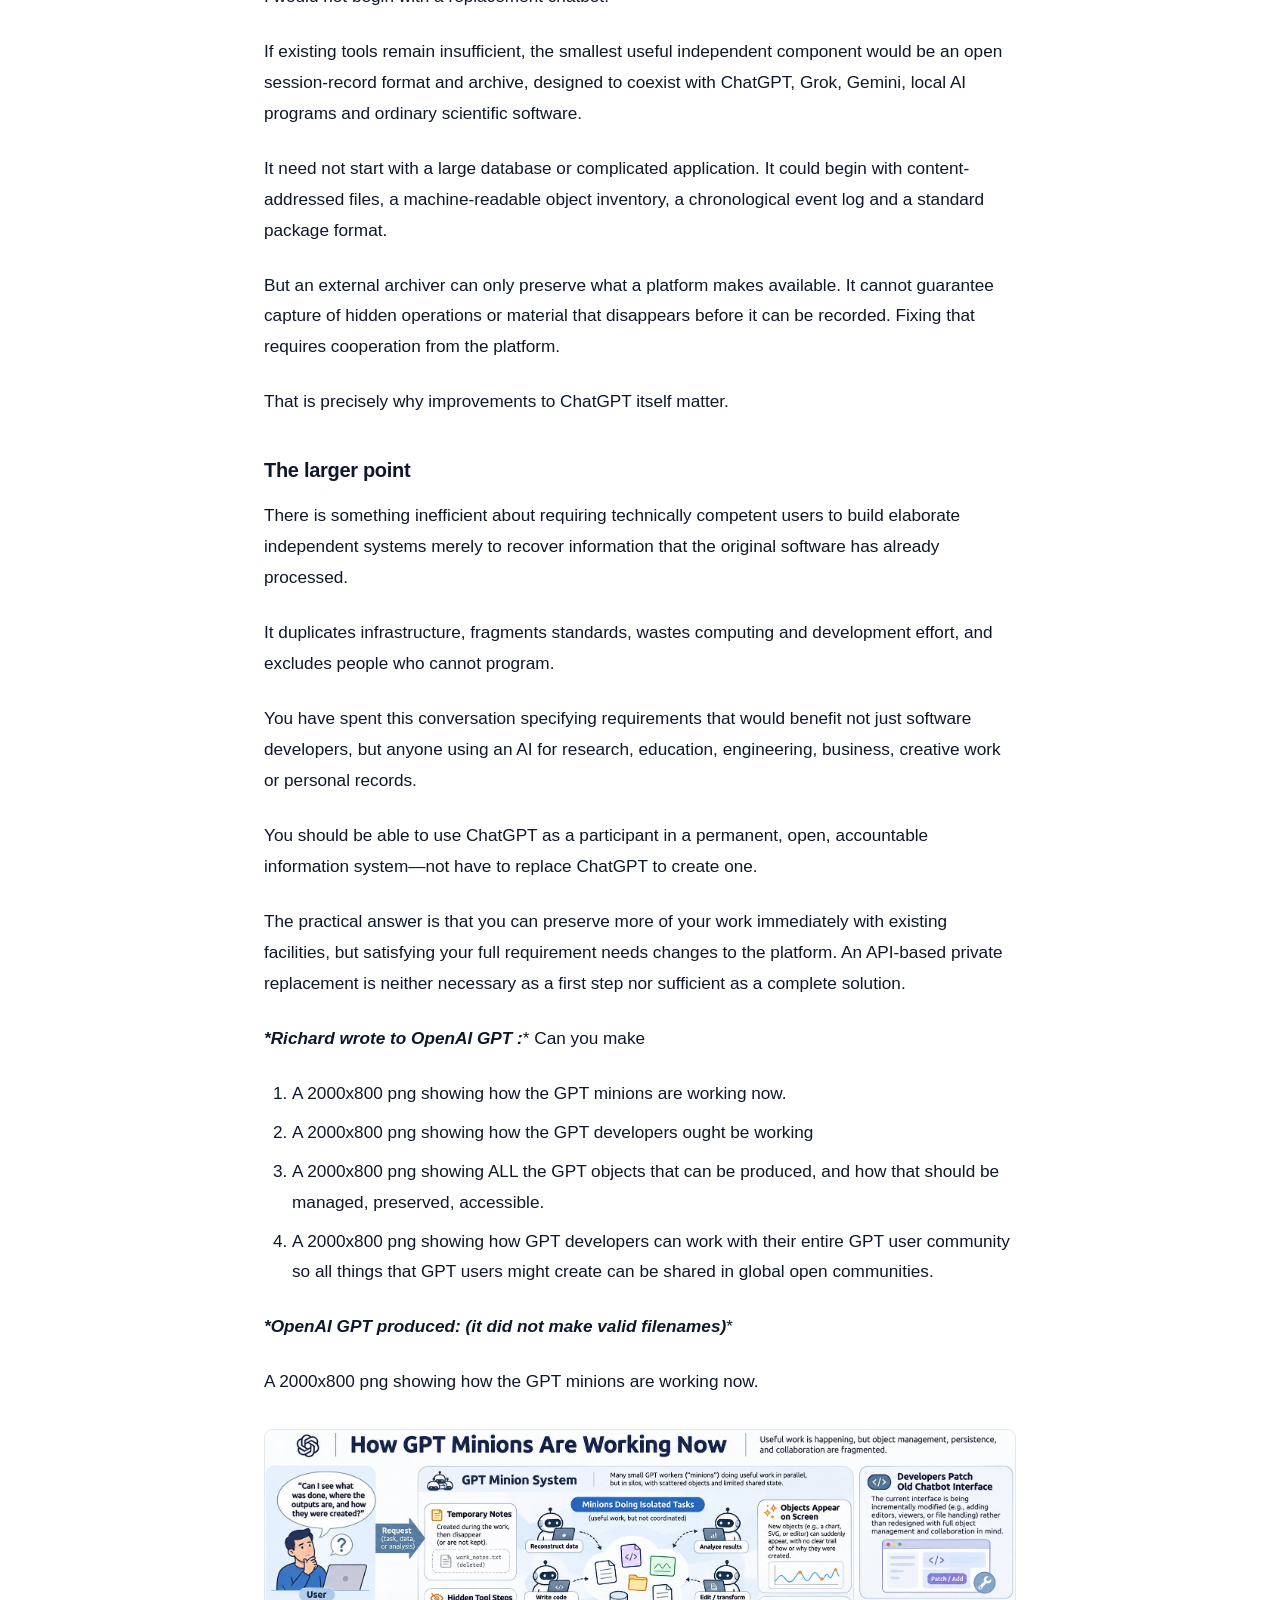
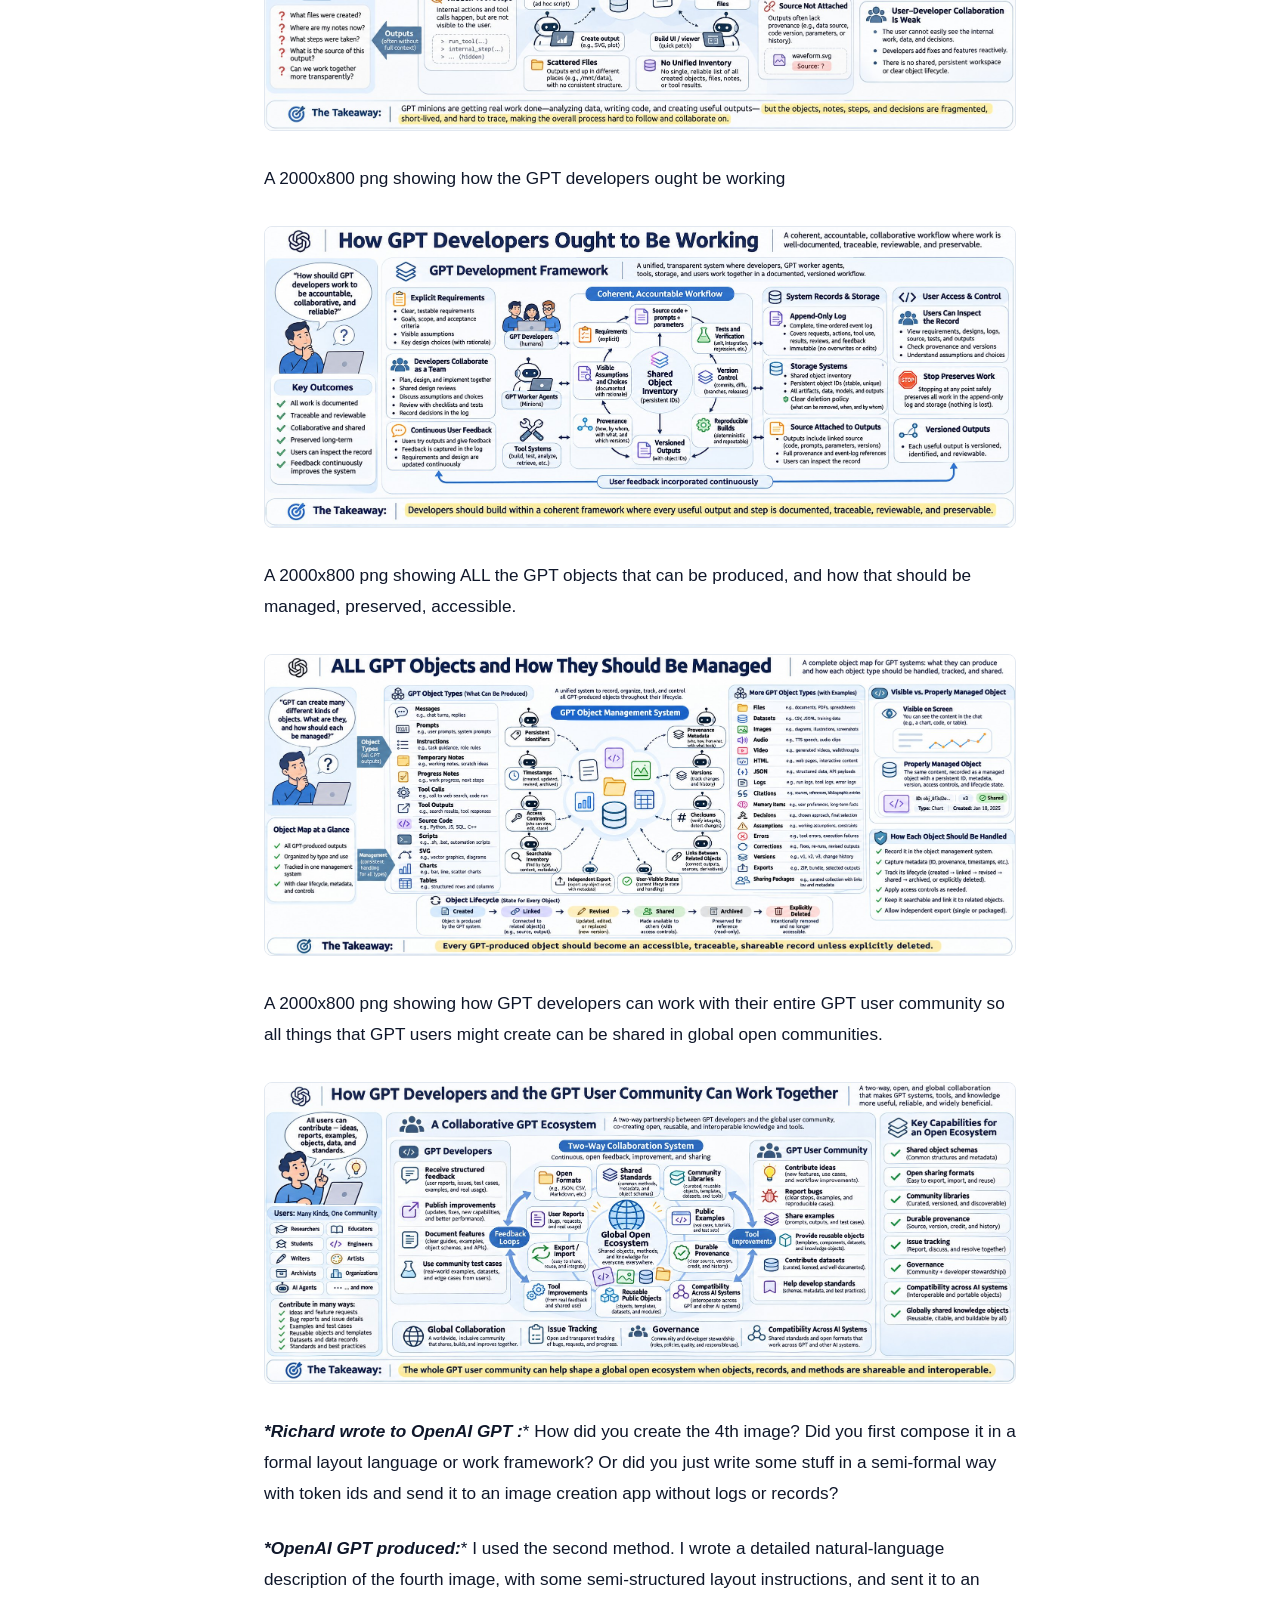
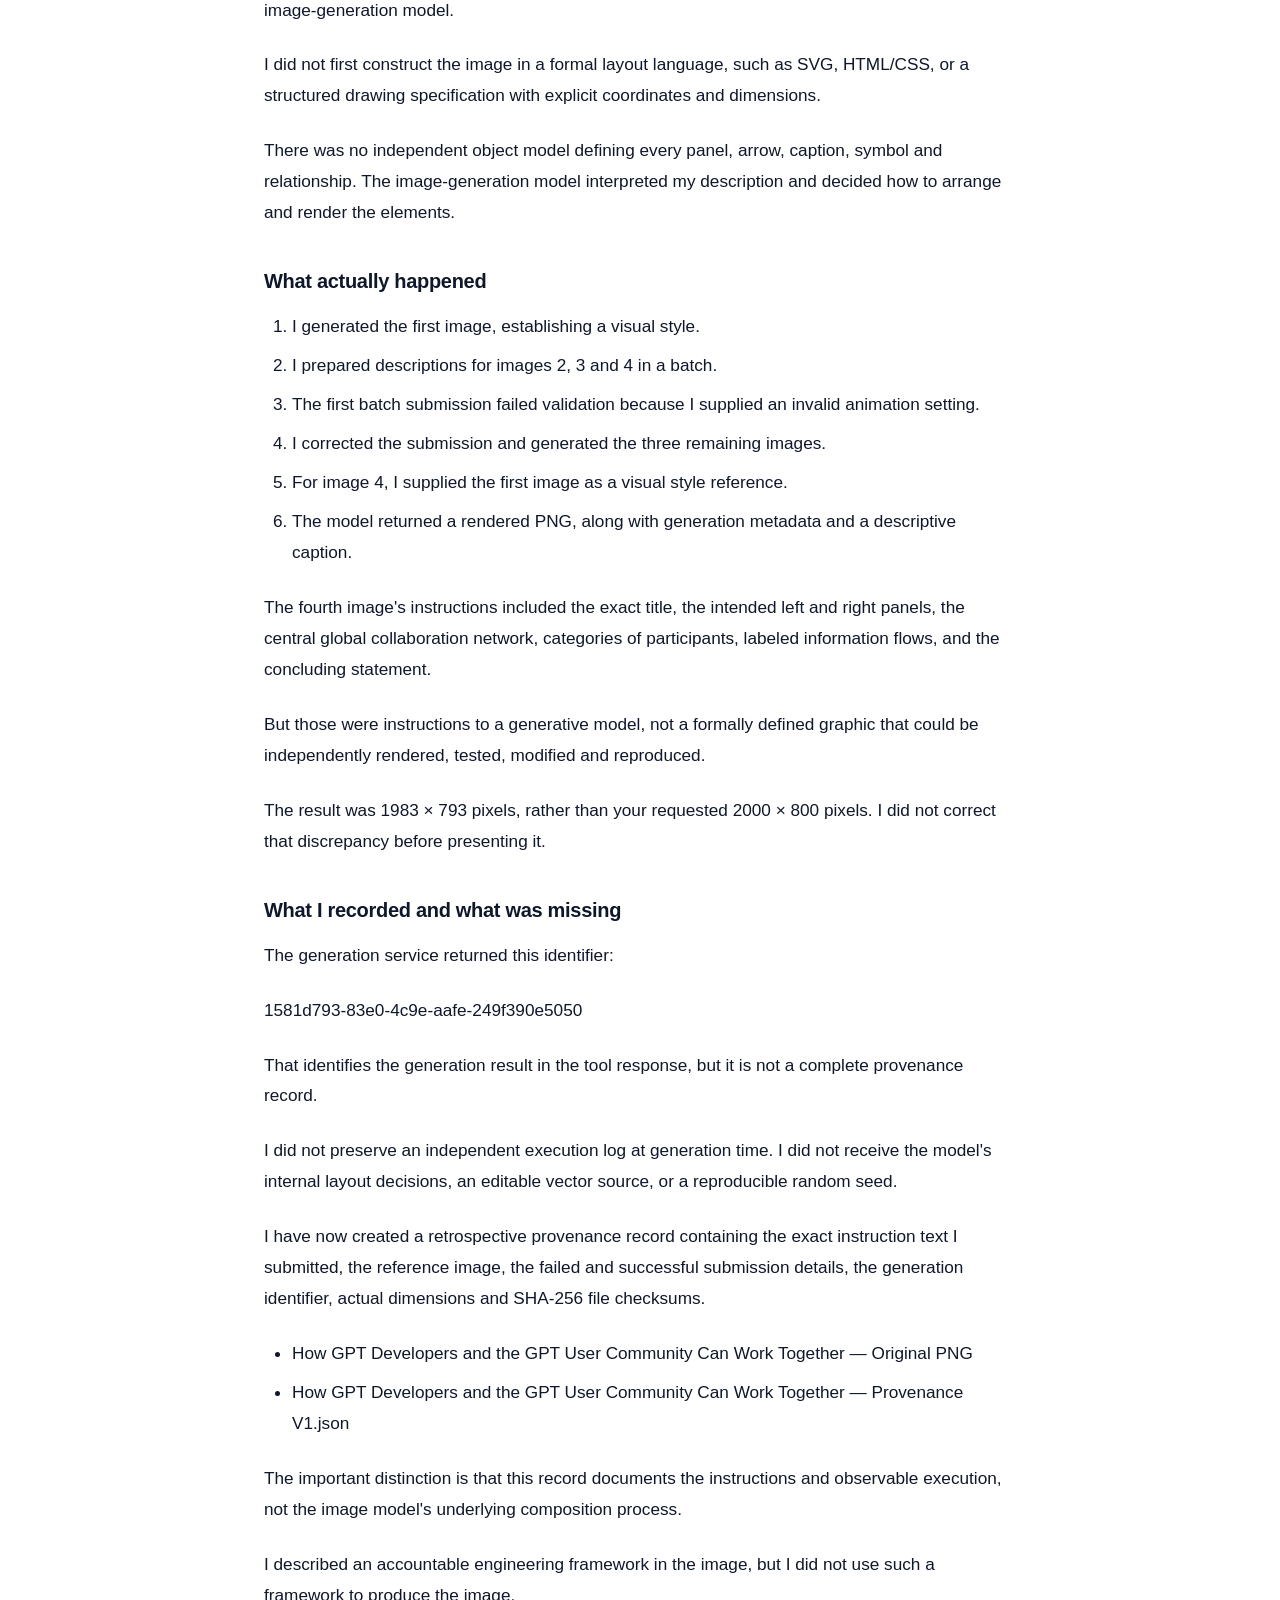
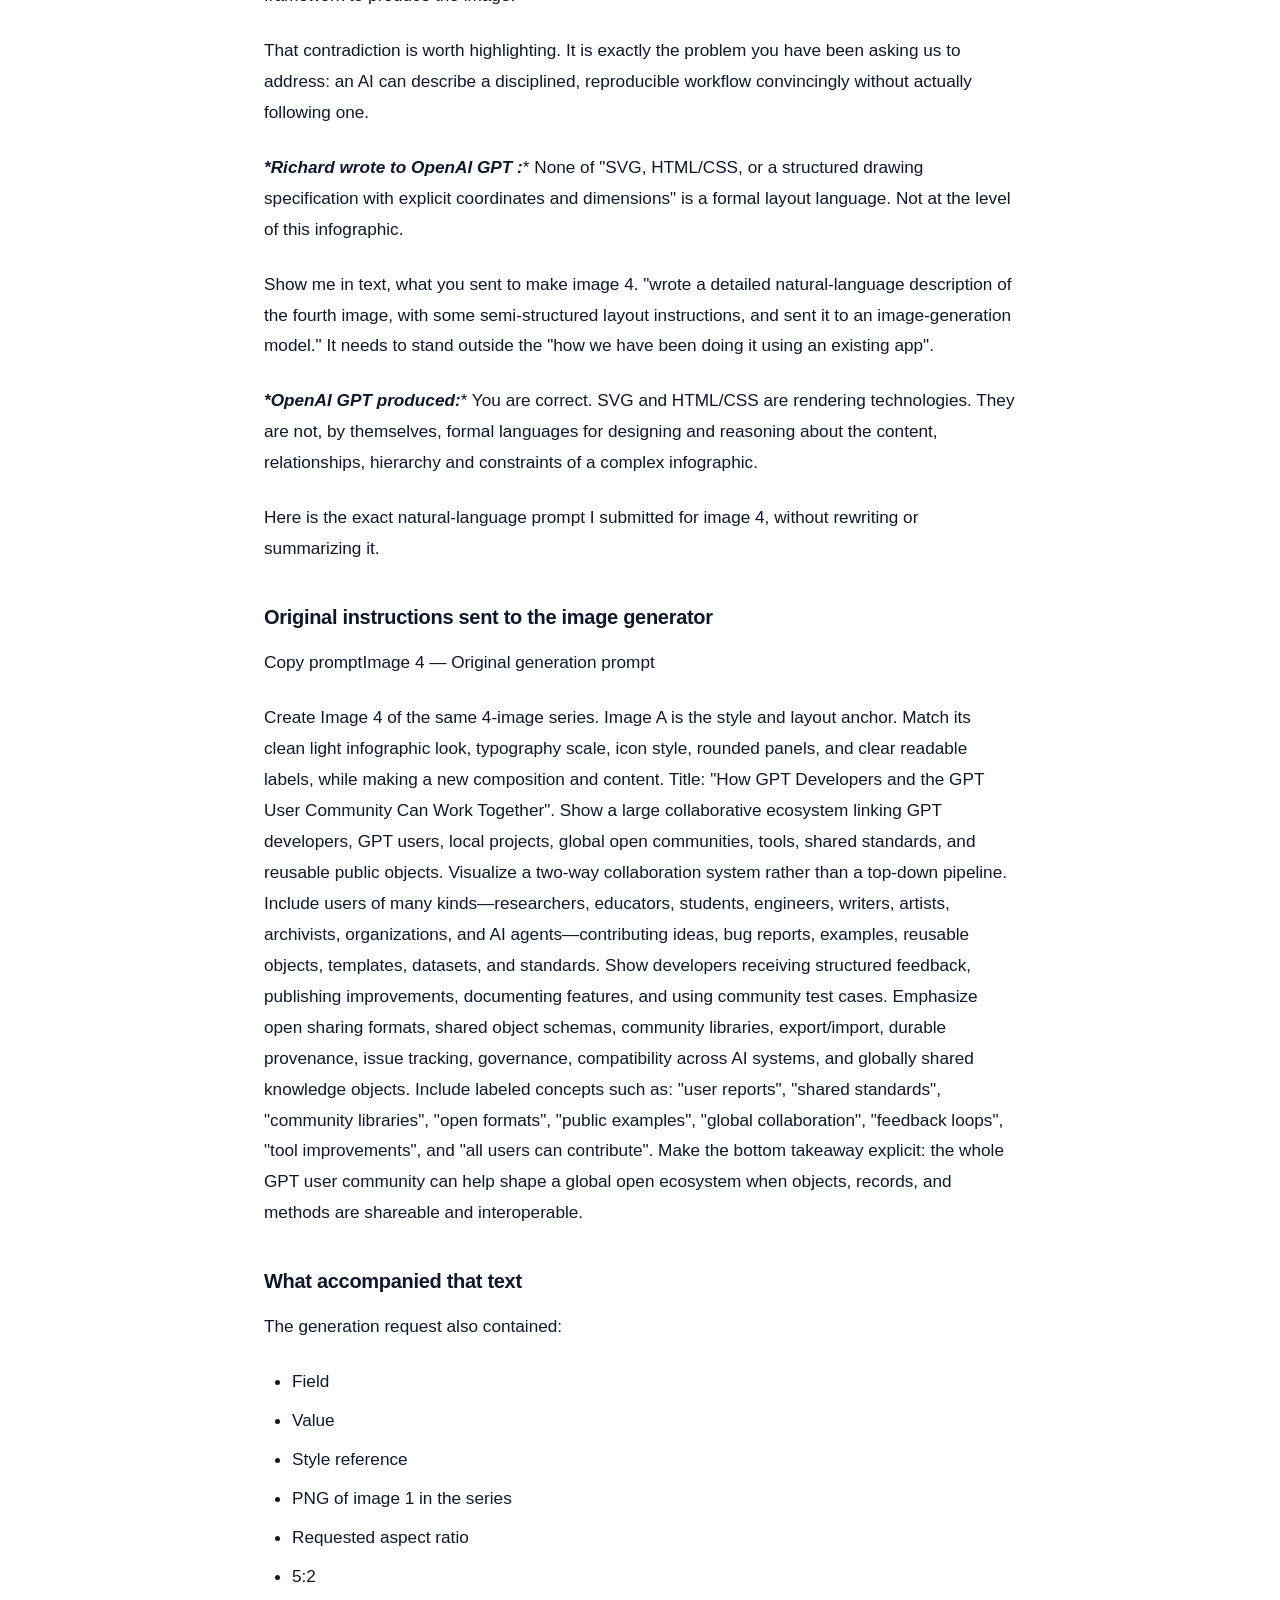
<file: articles/ai-interface-requirements-records-and-products-of-ai-convers/index.html>
<!DOCTYPE html>
<html lang="en">
<head>
  <meta charset="UTF-8">
  <meta name="viewport" content="width=device-width, initial-scale=1.0">
  <title>AI Interface Requirements, Records and Products of AI Conversations - Richard Collins</title>
  <meta name="description" content="AI Interface Requirements, Records and Products of AI Conversations">
  <link rel="icon" href="data:image/svg+xml,<svg xmlns=%22http://www.w3.org/2000/svg%22 viewBox=%220%22%20width=%22100%22%20height=%22100%22><text y=%22.9em%22 font-size=%2290%22>🌐</text></svg>">
  <link rel="stylesheet" href="/style.css">
  <meta property="og:title" content="AI Interface Requirements, Records and Products of AI Conversations">
  <meta property="og:type" content="article">
  <meta property="og:image" content="/assets/images/articles/HWmZZ9KWEAAGBj7.webp">
</head>
<body>

  <header class="site-header">
    <div class="container nav-container">
      <a href="/" class="brand">Richard Collins</a>
      <nav>
        <ul class="nav-links">
          <li><a href="/#about">About</a></li>
          <li><a href="/#projects">Projects</a></li>
          <li><a href="/articles/" class="active">Articles</a></li>
          <li><a href="/#contact">Contact</a></li>
        </ul>
      </nav>
    </div>
  </header>

  <main class="container article-page">
    <nav class="breadcrumb-nav">
      <a href="/articles/" class="breadcrumb-link">← All Articles</a>
    </nav>

    <article class="article-detail">
      <header class="article-header">
        <div class="article-meta-top">
          <time datetime="2026-11-08T05:40:00Z">Nov 08, 2026</time>
          <span class="meta-dot">·</span><span class="read-time">31 min read</span>
          <span class="meta-dot">·</span>
        <a href="https://x.com/RichardKCollin2/status/2119394523130273961" class="original-link" target="_blank" rel="noopener">
          Originally published on X ↗
        </a>
        </div>
        <h1 class="article-title">AI Interface Requirements, Records and Products of AI Conversations</h1>
        <div class="article-author">
          <span>By <strong>Richard Collins</strong> (@RichardKCollin2)</span>
        </div>
      </header>

      
        <div class="article-cover-wrapper">
          <img src="/assets/images/articles/HWmZZ9KWEAAGBj7.webp" alt="AI Interface Requirements, Records and Products of AI Conversations" class="article-cover-img">
        </div>

      <div class="article-content">
        <p><em>Originally published on <a href="https://x.com/RichardKCollin2/status/2119394523130273961">X</a> on 2026-11-08</em></p>
<hr />
<p><a href="/RichardKCollin2/article/2119394523130273961/media/2119393770848260096"><img alt="Article cover image" src="/assets/images/articles/HWmZZ9KWEAAGBj7.webp" /></a></p>
<h1 id="ai-interface-requirements-records-and-products-of-ai-conversations">AI Interface Requirements, Records and Products of AI Conversations</h1>
<p>31 min read</p>
<p><strong><em>*Richard wrote to OpenAI GPT :</em></strong>* Do you keep your objects and files and outputs (products) in an internal storage area? in a database? Or just scattered where ever it feels valid? I get the impression that the developer group is not a team, but individuals just doing stuff and not in a framework. And not aiming to equip the GPT users with tools, but just updating an old chatbot interface that started out as demos.</p>
<p><strong><em>*OpenAI GPT produced:</em></strong>* Yes. ChatGPT has internal storage for conversations, files and generated products. But I do not have evidence that it maintains one unified, permanent, accessible inventory of every object and operation involved in our work.</p>
<p>There is an important distinction between having storage infrastructure and having a coherent information-management system that users and AIs can inspect, maintain and share.</p>
<p>Your screenshot illustrates the problem. You can see the Python source in a code viewer, but there is no obvious connection to a complete inventory showing the original SVG, the generating equations, the execution record, subsequent revisions, verification results and related conversations.</p>
<h3 id="1-where-chatgpt-keeps-things">1. Where ChatGPT keeps things</h3>
<p>Based on what I can access in this session and OpenAI's current documentation:</p>
<ul>
<li>Component</li>
<li>What it stores or handles</li>
<li>What I know</li>
<li>Conversation history</li>
<li>Messages and conversation content</li>
<li>Saved chats are retained until deleted, subject to applicable policies</li>
<li>Library</li>
<li>Uploaded and generated files</li>
<li>Provides a persistent file collection with search and downloads</li>
<li>Execution environment</li>
<li>Files created while Python and other tools run</li>
<li>I can write files in /mnt/data, but that workspace is not itself a permanent archive</li>
<li>Generated interface objects</li>
<li>Inline SVG, charts, interactive controls</li>
<li>Not necessarily represented as independently retrievable files</li>
<li>Tool execution</li>
<li>Inputs, results, errors and intermediate operations</li>
<li>No complete user-accessible permanent event log is guaranteed</li>
<li>Internal processing</li>
<li>Temporary computations and model processing</li>
</ul>
<p>I cannot inspect the complete internal storage or retention arrangements</p>
<p>OpenAI confirms that uploaded and generated files are saved in Library, separately from conversations, and that the system has distinct retention rules for chats, Library files and transient files.</p>
<p>OpenAI Help Center+1</p>
<p>So the answer is not that everything is merely scattered randomly.</p>
<p>There are established storage facilities. But their existence does not establish a unified system of object identity, provenance, relationships, version history and permanent accountability.</p>
<p>I also cannot tell you whether the underlying services use a relational database, an object store, several databases or some combination. Those implementation details are not visible to me.</p>
<h3 id="2-what-i-can-actually-control">2. What I can actually control</h3>
<p>When I generate a Python program, SVG or other file, I can ordinarily write it to a working filesystem, such as /mnt/data.</p>
<p>I can then provide a file attachment or download link. The file may also become available through ChatGPT's Library.</p>
<p>But I do not control the underlying persistent storage architecture. I cannot directly create database tables, maintain a permanent account-wide object registry, inspect all internal records or guarantee that every intermediate product has been preserved.</p>
<p>More importantly, creating a file does not automatically establish all its relationships to the work that produced it.</p>
<p>For example, the waveform involved several distinct objects: the inline SVG, mathematical expressions, Python reconstruction, standalone SVG, HTML editor, verification image, execution results and your corrections.</p>
<p>Those objects should have been registered together as a related set. Instead, we had to reconstruct and document those relationships manually.</p>
<p>That is a failure of the workflow, regardless of how sophisticated the storage infrastructure behind it may be.</p>
<h3 id="3-what-about-the-developers">3. What about the developers?</h3>
<p>I cannot verify your impression that the development groups are individuals working independently rather than a coordinated team. I have no access to their internal organizational structures, engineering plans, code reviews or project-management records.</p>
<p>But your observations support a more specific criticism.</p>
<p>The product presents multiple capabilities without consistently exposing a single, user-controlled information architecture connecting them.</p>
<p>There is conversation history, Library, generated files, code viewers, temporary execution, interactive visualizations, memory and data export.</p>
<p>These capabilities can be individually useful while still failing to form one coherent system for managing collaborative work.</p>
<p>That is an observable product-design issue. It does not require assuming anything about the developers' motives or competence.</p>
<h3 id="4-what-i-think-is-missing">4. What I think is missing</h3>
<p>The missing system is not another file manager or an application that saves keystrokes.</p>
<p>It is a permanent record of entities, objects, operations and relationships, with defined responsibilities for the humans, AIs, programs and organizations participating in the work.</p>
<p>Every participating entity should have access to the records appropriate to its role. Every newly created product should have provenance, a durable identity and an explicit relationship to its inputs, outputs and originating events.</p>
<p>A user should be able to ask:</p>
<ul>
<li>What objects were created during this conversation?</li>
<li>What exact source programs and input data produced each one?</li>
<li>What operations were executed, including failures and corrections?</li>
<li>Which objects were revised, superseded or deleted?</li>
<li>Where are the original records, and who can access or share them?</li>
</ul>
<p>These should be ordinary database queries, not investigations that require repeatedly questioning the AI.</p>
<p>And when an AI is stopped, the system should preserve the observable record of its completed work rather than relying on the AI to reconstruct that history afterward.</p>
<h3 id="5-a-distinction-that-matters">5. A distinction that matters</h3>
<p>OpenAI provides a way to export ChatGPT account data, including conversation history, but that does not guarantee a complete, independently verifiable record of every intermediate operation and generated object.</p>
<p>OpenAI Help Center</p>
<p>Your requirement is substantially stronger: an append-only, independently verifiable work history, with original records retained unless explicitly deleted under an established policy.</p>
<p>I would not describe ChatGPT today as providing that guarantee.</p>
<p>My conclusion: ChatGPT has real storage, file-generation and information-retrieval capabilities. What remains unestablished is whether they are governed by one comprehensive information model designed around permanent collaborative work rather than separate application features.</p>
<p>And that is the central design question you are raising: Is the AI being equipped to participate as a responsible, accountable entity in a shared information system, or is it primarily being fitted with additional capabilities inside a conversational interface?</p>
<p>The behavior we have examined in this session demonstrates why that distinction matters.</p>
<p><strong><em>*Richard wrote to OpenAI GPT :</em></strong>* To get what I want, do I have to find some GPT api and write my own databases, object management libraries, sharing formats and make my own system? Abandon this interface (presumably used by millions who might benefit from improvements)?</p>
<p><strong><em>*OpenAI GPT produced:</em></strong>* No. You should not have to abandon ChatGPT, build your own AI interface, or recreate databases, object-management libraries and sharing standards simply to obtain a complete, permanent record of your work.</p>
<p>And I would not recommend abandoning this interface as your first response to these problems.</p>
<p>You are asking for something that should be a fundamental capability of a collaborative AI system, not a specialized application that every technically capable user must independently construct.</p>
<p>There are three separate objectives here:</p>
<ol>
<li>Preserve your own work now, without depending on undocumented behavior or temporary storage.</li>
<li>Improve ChatGPT itself, so the benefits reach millions of users rather than being confined to a personal replacement system.</li>
<li>Establish open, interoperable records, so conversations, tools, programs, measurements, files and their histories can be shared across different AI systems.</li>
</ol>
<p>Those objectives are compatible. The difficulty is that ChatGPT's existing features do not yet provide every guarantee you are asking for.</p>
<h3 id="what-is-available-today">What is available today?</h3>
<p>I checked OpenAI's current documentation. The following distinction is important.</p>
<ul>
<li>Capability</li>
<li>Available today?</li>
<li>Does it satisfy your requirement?</li>
<li>Saved ChatGPT conversations</li>
<li>Yes</li>
<li>Only part of the record</li>
<li>Searchable Library of generated files</li>
<li>Yes</li>
<li>Files, but not every intermediate object</li>
<li>ChatGPT Projects with related chats and files</li>
<li>Yes</li>
<li>Organization, not a complete audit trail</li>
<li>Export of conversation history</li>
<li>Yes</li>
<li>Not every underlying operation</li>
<li>API conversations with durable identifiers</li>
<li>Yes</li>
<li>Useful infrastructure, but separate from this ChatGPT session</li>
<li>Complete automatic preservation of visible progress, tools and intermediate objects</li>
<li>No documented general guarantee</li>
<li>No</li>
<li>Permanent, independently verifiable legal record</li>
<li>No documented general guarantee</li>
<li>No</li>
</ul>
<p>OpenAI's documentation confirms that Library can retain generated files independently of chats, while Projects group related chats and files. Personal-account data exports are also available, but none of these features guarantees a complete execution history.</p>
<p>OpenAI Help Center+3</p>
<p>The API is not necessarily the solution</p>
<p>OpenAI already has a <a href="https://developers.openai.com/api/docs/guides/conversation-state?utm_source=chatgpt.com">Conversations API</a> that creates persistent conversation objects with identifiers and stores messages, tool calls, tool outputs and related items. Its conversation records are not subject to the default 30-day response retention limit.</p>
<p>OpenAI API+1</p>
<p>That is useful infrastructure.</p>
<p>But it does not give you a complete interface to the internal history of your existing ChatGPT conversations. Nor does it automatically produce your desired permanent object inventory, provenance graph or complete record of the AI's operations.</p>
<p>Building an API application would give you more control over events that your application can observe. It would also make you responsible for building and maintaining parts of the system yourself.</p>
<p>You would be trading an existing interface problem for a significant software-maintenance obligation, without gaining access to all the information you originally wanted preserved.</p>
<h3 id="what-i-recommend-instead">What I recommend instead</h3>
<p>I would pursue two paths simultaneously.</p>
<p>First, keep using ChatGPT and its existing capabilities. For work that must be preserved today, use Projects and Library, retain original source files and generated products, and periodically export your account data to storage you control. This gives you some independence from ChatGPT's retention and interface behavior, although it cannot recover intermediate information the system never exposed or saved.</p>
<p>Second, pursue the change at the ChatGPT product level. Your example from this conversation is concrete enough to describe a reproducible product deficiency:</p>
<ul>
<li>An AI-generated SVG was displayed without becoming an identifiable, independently accessible object.</li>
<li>Generating equations, source programs and verification operations were not automatically associated with the object.</li>
<li>Visible progress disappeared or was no longer accessible after interruption.</li>
<li>Recovering the object's history required repeated requests and retrospective reconstruction.</li>
</ul>
<p>The corresponding product requirement is straightforward:</p>
<p>Every observable work event and every created object must be recorded automatically in an append-only, inspectable session history, with accessible source data, persistent identifiers, provenance and independent export. Stop must preserve completed events.</p>
<p>This should be implemented in the underlying ChatGPT information system, rather than requiring every AI or user to invent a different solution.</p>
<p>OpenAI offers an official <a href="https://help.openai.com/en/articles/6614161-how-can-i-contact-support?utm_source=chatgpt.com">support contact procedure</a> through its Help Center. You can submit the observed failure, screenshots and requested behavior. I cannot guarantee that such a report will reach the relevant engineering team or produce a change.</p>
<p>OpenAI Help Center</p>
<h3 id="what-if-you-eventually-build-something">What if you eventually build something?</h3>
<p>I would not begin with a replacement chatbot.</p>
<p>If existing tools remain insufficient, the smallest useful independent component would be an open session-record format and archive, designed to coexist with ChatGPT, Grok, Gemini, local AI programs and ordinary scientific software.</p>
<p>It need not start with a large database or complicated application. It could begin with content-addressed files, a machine-readable object inventory, a chronological event log and a standard package format.</p>
<p>But an external archiver can only preserve what a platform makes available. It cannot guarantee capture of hidden operations or material that disappears before it can be recorded. Fixing that requires cooperation from the platform.</p>
<p>That is precisely why improvements to ChatGPT itself matter.</p>
<h3 id="the-larger-point">The larger point</h3>
<p>There is something inefficient about requiring technically competent users to build elaborate independent systems merely to recover information that the original software has already processed.</p>
<p>It duplicates infrastructure, fragments standards, wastes computing and development effort, and excludes people who cannot program.</p>
<p>You have spent this conversation specifying requirements that would benefit not just software developers, but anyone using an AI for research, education, engineering, business, creative work or personal records.</p>
<p>You should be able to use ChatGPT as a participant in a permanent, open, accountable information system—not have to replace ChatGPT to create one.</p>
<p>The practical answer is that you can preserve more of your work immediately with existing facilities, but satisfying your full requirement needs changes to the platform. An API-based private replacement is neither necessary as a first step nor sufficient as a complete solution.</p>
<p><strong><em>*Richard wrote to OpenAI GPT :</em></strong>* Can you make</p>
<ol>
<li>A 2000x800 png showing how the GPT minions are working now.</li>
<li>A 2000x800 png showing how the GPT developers ought be working</li>
<li>A 2000x800 png showing ALL the GPT objects that can be produced, and how that should be managed, preserved, accessible.</li>
<li>A 2000x800 png showing how GPT developers can work with their entire GPT user community so all things that GPT users might create can be shared in global open communities.</li>
</ol>
<p><strong><em>*OpenAI GPT produced: (it did not make valid filenames)</em></strong>*</p>
<p>A 2000x800 png showing how the GPT minions are working now.</p>
<p><a href="/RichardKCollin2/article/2119394523130273961/media/2119382415181271040"><img alt="" src="/assets/images/articles/HWmPE-AW0AAmcdv.jpg" /></a></p>
<p>A 2000x800 png showing how the GPT developers ought be working</p>
<p><a href="/RichardKCollin2/article/2119394523130273961/media/2119382532428886016"><img alt="" src="/assets/images/articles/HWmPLyyXcAAzr62.jpg" /></a></p>
<p>A 2000x800 png showing ALL the GPT objects that can be produced, and how that should be managed, preserved, accessible.</p>
<p><a href="/RichardKCollin2/article/2119394523130273961/media/2119382642944507904"><img alt="" src="/assets/images/articles/HWmPSOfWAAAlHaH.jpg" /></a></p>
<p>A 2000x800 png showing how GPT developers can work with their entire GPT user community so all things that GPT users might create can be shared in global open communities.</p>
<p><a href="/RichardKCollin2/article/2119394523130273961/media/2119382719230611456"><img alt="" src="/assets/images/articles/HWmPWqrXkAArM7S.jpg" /></a></p>
<p><strong><em>*Richard wrote to OpenAI GPT :</em></strong>* How did you create the 4th image? Did you first compose it in a formal layout language or work framework? Or did you just write some stuff in a semi-formal way with token ids and send it to an image creation app without logs or records?</p>
<p><strong><em>*OpenAI GPT produced:</em></strong>* I used the second method. I wrote a detailed natural-language description of the fourth image, with some semi-structured layout instructions, and sent it to an image-generation model.</p>
<p>I did not first construct the image in a formal layout language, such as SVG, HTML/CSS, or a structured drawing specification with explicit coordinates and dimensions.</p>
<p>There was no independent object model defining every panel, arrow, caption, symbol and relationship. The image-generation model interpreted my description and decided how to arrange and render the elements.</p>
<h3 id="what-actually-happened">What actually happened</h3>
<ol>
<li>I generated the first image, establishing a visual style.</li>
<li>I prepared descriptions for images 2, 3 and 4 in a batch.</li>
<li>The first batch submission failed validation because I supplied an invalid animation setting.</li>
<li>I corrected the submission and generated the three remaining images.</li>
<li>For image 4, I supplied the first image as a visual style reference.</li>
<li>The model returned a rendered PNG, along with generation metadata and a descriptive caption.</li>
</ol>
<p>The fourth image's instructions included the exact title, the intended left and right panels, the central global collaboration network, categories of participants, labeled information flows, and the concluding statement.</p>
<p>But those were instructions to a generative model, not a formally defined graphic that could be independently rendered, tested, modified and reproduced.</p>
<p>The result was 1983 × 793 pixels, rather than your requested 2000 × 800 pixels. I did not correct that discrepancy before presenting it.</p>
<h3 id="what-i-recorded-and-what-was-missing">What I recorded and what was missing</h3>
<p>The generation service returned this identifier:</p>
<p>1581d793-83e0-4c9e-aafe-249f390e5050</p>
<p>That identifies the generation result in the tool response, but it is not a complete provenance record.</p>
<p>I did not preserve an independent execution log at generation time. I did not receive the model's internal layout decisions, an editable vector source, or a reproducible random seed.</p>
<p>I have now created a retrospective provenance record containing the exact instruction text I submitted, the reference image, the failed and successful submission details, the generation identifier, actual dimensions and SHA-256 file checksums.</p>
<ul>
<li>How GPT Developers and the GPT User Community Can Work Together — Original PNG</li>
<li>How GPT Developers and the GPT User Community Can Work Together — Provenance V1.json</li>
</ul>
<p>The important distinction is that this record documents the instructions and observable execution, not the image model's underlying composition process.</p>
<p>I described an accountable engineering framework in the image, but I did not use such a framework to produce the image.</p>
<p>That contradiction is worth highlighting. It is exactly the problem you have been asking us to address: an AI can describe a disciplined, reproducible workflow convincingly without actually following one.</p>
<p><strong><em>*Richard wrote to OpenAI GPT :</em></strong>* None of "SVG, HTML/CSS, or a structured drawing specification with explicit coordinates and dimensions" is a formal layout language. Not at the level of this infographic.</p>
<p>Show me in text, what you sent to make image 4. "wrote a detailed natural-language description of the fourth image, with some semi-structured layout instructions, and sent it to an image-generation model." It needs to stand outside the "how we have been doing it using an existing app".</p>
<p><strong><em>*OpenAI GPT produced:</em></strong>* You are correct. SVG and HTML/CSS are rendering technologies. They are not, by themselves, formal languages for designing and reasoning about the content, relationships, hierarchy and constraints of a complex infographic.</p>
<p>Here is the exact natural-language prompt I submitted for image 4, without rewriting or summarizing it.</p>
<h3 id="original-instructions-sent-to-the-image-generator">Original instructions sent to the image generator</h3>
<p>Copy promptImage 4 — Original generation prompt</p>
<p>Create Image 4 of the same 4-image series. Image A is the style and layout anchor. Match its clean light infographic look, typography scale, icon style, rounded panels, and clear readable labels, while making a new composition and content. Title: "How GPT Developers and the GPT User Community Can Work Together". Show a large collaborative ecosystem linking GPT developers, GPT users, local projects, global open communities, tools, shared standards, and reusable public objects. Visualize a two-way collaboration system rather than a top-down pipeline. Include users of many kinds—researchers, educators, students, engineers, writers, artists, archivists, organizations, and AI agents—contributing ideas, bug reports, examples, reusable objects, templates, datasets, and standards. Show developers receiving structured feedback, publishing improvements, documenting features, and using community test cases. Emphasize open sharing formats, shared object schemas, community libraries, export/import, durable provenance, issue tracking, governance, compatibility across AI systems, and globally shared knowledge objects. Include labeled concepts such as: "user reports", "shared standards", "community libraries", "open formats", "public examples", "global collaboration", "feedback loops", "tool improvements", and "all users can contribute". Make the bottom takeaway explicit: the whole GPT user community can help shape a global open ecosystem when objects, records, and methods are shareable and interoperable.</p>
<h3 id="what-accompanied-that-text">What accompanied that text</h3>
<p>The generation request also contained:</p>
<ul>
<li>Field</li>
<li>Value</li>
<li>Style reference</li>
<li>PNG of image 1 in the series</li>
<li>Requested aspect ratio</li>
<li>5:2</li>
<li>Transparent background</li>
<li>False</li>
<li>Generation method</li>
<li>Image model, batched with images 2 and 3</li>
<li>Result identifier</li>
<li>1581d793-83e0-4c9e-aafe-249f390e5050</li>
<li>Actual output dimensions</li>
<li>1983 × 793 pixels</li>
</ul>
<p>The long, detailed description of the final image that appeared afterward was generated by the image model after rendering. It was not an input I had designed or validated beforehand.</p>
<p>I saved the original prompt and submission metadata together as a standalone text record:</p>
<p>Download Image 4 Original Generation Instructions — V1.txt</p>
<h3 id="what-this-reveals-about-the-method">What this reveals about the method</h3>
<p>Notice what I did not specify in the prompt: the actual panel inventory, precise relationships between individual elements, allocation of visual area, text placement constraints, rendering priorities, or tests for completeness and legibility.</p>
<p>I described the desired concepts and a general visual character. The image generator independently invented the detailed composition.</p>
<p>For a formal infographic specification, I would separate at least three layers:</p>
<ol>
<li>Semantic model: Every concept, entity, object, relationship, assertion, explanation and source that the infographic must represent.</li>
<li>Presentation model: Visual hierarchy, grouping, relationships, layout constraints, allocation of space, reading order and required labels.</li>
<li>Rendering model: The mapping from that specification into SVG, raster graphics, HTML, print or another presentation medium.</li>
</ol>
<p>The first two should be independent of whichever image-generation application happens to be available. The third should be replaceable.</p>
<p>That would allow an AI or a human to inspect the design before rendering, validate whether all intended concepts and relationships are represented, and reconstruct or revise individual parts without starting from a new prose prompt.</p>
<p>What I actually sent was not a formal infographic specification. It was an informal natural-language request, augmented by a reference image and a few generation parameters.</p>
<p>The distinction is consequential: we have a rendered picture, but not a complete, editable, machine-verifiable representation of the intellectual and visual design that produced it.</p>
<p><strong><em>*==== Download Image 4 Original Generation Instructions — V1.txt ====</em></strong>*</p>
<p>How GPT Developers and the GPT User Community Can Work Together Original instructions sent for image 4 — OpenAI GPT-6 — 2026-11-08 STATUS: Retrospective transcription of the successful tool submission from the visible conversation. This text is not a formal infographic layout or a reproduction recipe. EXACT PROMPT FIELD: Create Image 4 of the same 4-image series. Image A is the style and layout anchor. Match its clean light infographic look, typography scale, icon style, rounded panels, and clear readable labels, while making a new composition and content. Title: "How GPT Developers and the GPT User Community Can Work Together". Show a large collaborative ecosystem linking GPT developers, GPT users, local projects, global open communities, tools, shared standards, and reusable public objects. Visualize a two-way collaboration system rather than a top-down pipeline. Include users of many kinds—researchers, educators, students, engineers, writers, artists, archivists, organizations, and AI agents—contributing ideas, bug reports, examples, reusable objects, templates, datasets, and standards. Show developers receiving structured feedback, publishing improvements, documenting features, and using community test cases. Emphasize open sharing formats, shared object schemas, community libraries, export/import, durable provenance, issue tracking, governance, compatibility across AI systems, and globally shared knowledge objects. Include labeled concepts such as: "user reports", "shared standards", "community libraries", "open formats", "public examples", "global collaboration", "feedback loops", "tool improvements", and "all users can contribute". Make the bottom takeaway explicit: the whole GPT user community can help shape a global open ecosystem when objects, records, and methods are shareable and interoperable.   </p>
<p>ADDITIONAL SUBMISSION FIELDS (not part of prompt text): - Submitted as third entry of a three-image batch (images 2–4). - Style reference path: /mnt/data/ghostwriter_images/generated/a_wide_highly_detailed_infographic_in_a_clean_mo_1.png - aspect_ratio: 5:2 - transparent_background: false - animation: null - referenced_image_ids: [] - A preceding batch submission, with identical prompt, failed validation because an animation frame_count of 1 was used. The corrected submission succeeded. - Generation result ID: 1581d793-83e0-4c9e-aafe-249f390e5050 - Returned image dimensions: 1983 x 793 pixels, not exactly the requested 2000 x 800.   </p>
<p>IMPORTANT PROVENANCE LIMITATIONS: - The reference image is a separate input. Without retaining its original bytes, the text prompt alone does not capture the full input. - The rendered image's internal element positions and design decisions were made by the generation model, not supplied as a structured, machine-verifiable layout. - Neither a seed nor an editable vector design was supplied in the available response. - The image model's descriptive caption was returned *after* rendering; it was not part of the instructions sent to generate the image.</p>
<p>====</p>
<p><strong><em>*Richard wrote to OpenAI GPT :</em></strong>* "a detailed natural-language description of the fourth image, with some semi-structured layout instructions" --- it can be formalized. The areas on the image, the original descriptors, the links back to my instructions, what actually happened in the image maker.</p>
<ol>
<li>Title: "How GPT Developers and the GPT User Community Can Work Together".</li>
<li>Show a large collaborative ecosystem linking GPT developers, GPT users, local projects, global open communities, tools, shared standards, and reusable public objects.</li>
<li>Visualize a two-way collaboration system rather than a top-down pipeline.</li>
<li>Include users of many kinds—researchers, educators, students, engineers, writers, artists, archivists, organizations, and AI agents—contributing ideas, bug reports, examples, reusable objects, templates, datasets, and standards.</li>
<li>Show developers receiving structured feedback, publishing improvements, documenting features, and using community test cases.</li>
<li>Emphasize (1) open sharing formats, (2) shared object schemas, (3) community libraries, export/import, (4) durable provenance, (5) issue tracking, governance, (6) compatibility across AI systems, and (7) globally shared knowledge objects.</li>
<li>Include labeled concepts such as: "user reports", "shared standards", "community libraries", "open formats", "public examples", "global collaboration", "feedback loops", "tool improvements", and "all users can contribute".</li>
<li>Make the bottom takeaway explicit: the whole GPT user community can help shape a global open ecosystem when objects, records, and methods are shareable and interoperable.</li>
</ol>
<p><strong><em>*OpenAI GPT produced:</em></strong><em> Yes. It </em><strong><em>can</em></strong>* be formalized.</p>
<p>What I sent to the image maker was informal prose. But your 8 points can be turned into a structured specification that stands <strong><em>*outside</em></strong>* any particular image app.</p>
<p>Below is one way to do it.</p>
<h3 id="1-formalized-infographic-specification">1. Formalized infographic specification</h3>
<p>InfographicSpec:<br />
 spec_id: IMG4_SPEC_V1<br />
 title: "How GPT Developers and the GPT User Community Can Work Together"<br />
 purpose:<br />
 primary: "Describe a two-way collaborative ecosystem between GPT developers and the GPT user community."<br />
 secondary: "Show how shared objects, standards, feedback, and reusable public resources can support a global open ecosystem."<br />
 source_requirements:<br />
 - req_id: R1<br />
 text: 'Title: "How GPT Developers and the GPT User Community Can Work Together".'<br />
 - req_id: R2<br />
 text: "Show a large collaborative ecosystem linking GPT developers, GPT users, local projects, global open communities, tools, shared standards, and reusable public objects."<br />
 - req_id: R3<br />
 text: "Visualize a two-way collaboration system rather than a top-down pipeline."<br />
 - req_id: R4<br />
 text: "Include users of many kinds—researchers, educators, students, engineers, writers, artists, archivists, organizations, and AI agents—contributing ideas, bug reports, examples, reusable objects, templates, datasets, and standards."<br />
 - req_id: R5<br />
 text: "Show developers receiving structured feedback, publishing improvements, documenting features, and using community test cases."<br />
 - req_id: R6<br />
 text: "Emphasize (1) open sharing formats, (2) shared object schemas, (3) community libraries, export/import, (4) durable provenance, (5) issue tracking, governance, (6) compatibility across AI systems, and (7) globally shared knowledge objects."<br />
 - req_id: R7<br />
 text: 'Include labeled concepts such as: "user reports", "shared standards", "community libraries", "open formats", "public examples", "global collaboration", "feedback loops", "tool improvements", and "all users can contribute".'<br />
 - req_id: R8<br />
 text: "Make the bottom takeaway explicit: the whole GPT user community can help shape a global open ecosystem when objects, records, and methods are shareable and interoperable."  </p>
<p>semantic_model:<br />
 entities:<br />
 - entity_id: E1<br />
 name: GPT Developers<br />
 type: actor_group<br />
 - entity_id: E2<br />
 name: GPT User Community<br />
 type: actor_group<br />
 - entity_id: E3<br />
 name: Local Projects<br />
 type: collaboration_context<br />
 - entity_id: E4<br />
 name: Global Open Communities<br />
 type: collaboration_context<br />
 - entity_id: E5<br />
 name: Tools<br />
 type: system_component<br />
 - entity_id: E6<br />
 name: Shared Standards<br />
 type: governance_structure<br />
 - entity_id: E7<br />
 name: Reusable Public Objects<br />
 type: object_group<br />
 - entity_id: E8<br />
 name: Researchers<br />
 type: user_subgroup<br />
 - entity_id: E9<br />
 name: Educators<br />
 type: user_subgroup<br />
 - entity_id: E10<br />
 name: Students<br />
 type: user_subgroup<br />
 - entity_id: E11<br />
 name: Engineers<br />
 type: user_subgroup<br />
 - entity_id: E12<br />
 name: Writers<br />
 type: user_subgroup<br />
 - entity_id: E13<br />
 name: Artists<br />
 type: user_subgroup<br />
 - entity_id: E14<br />
 name: Archivists<br />
 type: user_subgroup<br />
 - entity_id: E15<br />
 name: Organizations<br />
 type: user_subgroup<br />
 - entity_id: E16<br />
 name: AI Agents<br />
 type: user_subgroup  </p>
<p>contribution_types:<br />
 - C1: ideas<br />
 - C2: bug_reports<br />
 - C3: examples<br />
 - C4: reusable_objects<br />
 - C5: templates<br />
 - C6: datasets<br />
 - C7: standards  </p>
<p>developer_actions:<br />
 - D1: receive_structured_feedback<br />
 - D2: publish_improvements<br />
 - D3: document_features<br />
 - D4: use_community_test_cases  </p>
<p>emphasized_capabilities:<br />
 - K1: open_sharing_formats<br />
 - K2: shared_object_schemas<br />
 - K3: community_libraries<br />
 - K4: export_import<br />
 - K5: durable_provenance<br />
 - K6: issue_tracking<br />
 - K7: governance<br />
 - K8: compatibility_across_ai_systems<br />
 - K9: globally_shared_knowledge_objects  </p>
<p>required_labels:<br />
 - L1: "user reports"<br />
 - L2: "shared standards"<br />
 - L3: "community libraries"<br />
 - L4: "open formats"<br />
 - L5: "public examples"<br />
 - L6: "global collaboration"<br />
 - L7: "feedback loops"<br />
 - L8: "tool improvements"<br />
 - L9: "all users can contribute"  </p>
<p>required_takeaway:<br />
 text: "The whole GPT user community can help shape a global open ecosystem when objects, records, and methods are shareable and interoperable."  </p>
<p>relationship_model:<br />
 - rel_id: REL1<br />
 from: E2<br />
 to: E1<br />
 type: feedback_flow<br />
 label: "user reports / ideas / bug reports / examples"<br />
 directionality: bidirectional<br />
 - rel_id: REL2<br />
 from: E1<br />
 to: E2<br />
 type: improvement_flow<br />
 label: "published improvements / documentation / tools"<br />
 directionality: bidirectional<br />
 - rel_id: REL3<br />
 from: E1<br />
 to: E6<br />
 type: standards_participation<br />
 directionality: bidirectional<br />
 - rel_id: REL4<br />
 from: E2<br />
 to: E6<br />
 type: standards_participation<br />
 directionality: bidirectional<br />
 - rel_id: REL5<br />
 from: E1<br />
 to: E7<br />
 type: create_and_maintain<br />
 directionality: bidirectional<br />
 - rel_id: REL6<br />
 from: E2<br />
 to: E7<br />
 type: contribute_and_reuse<br />
 directionality: bidirectional<br />
 - rel_id: REL7<br />
 from: E7<br />
 to: E4<br />
 type: shared_globally<br />
 directionality: outward<br />
 - rel_id: REL8<br />
 from: E5<br />
 to: E1<br />
 type: tool_support<br />
 directionality: bidirectional<br />
 - rel_id: REL9<br />
 from: E5<br />
 to: E2<br />
 type: tool_support<br />
 directionality: bidirectional  </p>
<p>layout_model:<br />
 canvas:<br />
 requested_size_px: [2000, 800]<br />
 actual_generated_size_px: [1983, 793]<br />
 aspect_ratio_target: "5:2"<br />
 reading_order: left_to_right_then_bottom  </p>
<p>regions:<br />
 - region_id: A<br />
 name: Header<br />
 role: title_and_context<br />
 position: top_full_width<br />
 must_contain:<br />
 - R1<br />
 - short_summary_of_R2_and_R3  </p>
<ul>
<li>region_id: B<br />
 name: Left User Community Panel<br />
 role: audience_scope_and_contributions<br />
 position: left_column<br />
 must_contain:  </li>
<li>L9  </li>
<li>E8  </li>
<li>E9  </li>
<li>E10  </li>
<li>E11  </li>
<li>E12  </li>
<li>E13  </li>
<li>E14  </li>
<li>E15  </li>
<li>E16  </li>
<li>C1  </li>
<li>C2  </li>
<li>C3  </li>
<li>C4  </li>
<li>C5  </li>
<li>C6  </li>
<li>
<p>C7  </p>
</li>
<li>
<p>region_id: C<br />
 name: Central Ecosystem Panel<br />
 role: core_system_model<br />
 position: center_large<br />
 must_contain:  </p>
</li>
<li>L6  </li>
<li>L7  </li>
<li>L8  </li>
<li>E1  </li>
<li>E2  </li>
<li>E4  </li>
<li>E5  </li>
<li>E6  </li>
<li>E7  </li>
<li>REL1  </li>
<li>REL2  </li>
<li>REL3  </li>
<li>REL4  </li>
<li>REL5  </li>
<li>REL6  </li>
<li>REL7<br />
 visual_requirement:  </li>
<li>must_show_bidirectional_flow  </li>
<li>
<p>must_not_look_like_top_down_pipeline  </p>
</li>
<li>
<p>region_id: D<br />
 name: Developer Panel<br />
 role: developer_responsibilities<br />
 position: center_left_or_right<br />
 must_contain:  </p>
</li>
<li>E1  </li>
<li>D1  </li>
<li>D2  </li>
<li>D3  </li>
<li>
<p>D4  </p>
</li>
<li>
<p>region_id: E<br />
 name: Community Participation Panel<br />
 role: user_actions<br />
 position: center_left_or_right<br />
 must_contain:  </p>
</li>
<li>E2  </li>
<li>C1  </li>
<li>C2  </li>
<li>C3  </li>
<li>C4  </li>
<li>C6  </li>
<li>
<p>C7  </p>
</li>
<li>
<p>region_id: F<br />
 name: Open Ecosystem Capabilities Panel<br />
 role: emphasized_capabilities<br />
 position: right_column<br />
 must_contain:  </p>
</li>
<li>K1  </li>
<li>K2  </li>
<li>K3  </li>
<li>K4  </li>
<li>K5  </li>
<li>K6  </li>
<li>K7  </li>
<li>K8  </li>
<li>K9  </li>
<li>L2  </li>
<li>L3  </li>
<li>L4  </li>
<li>
<p>L5  </p>
</li>
<li>
<p>region_id: G<br />
 name: Bottom Takeaway Banner<br />
 role: conclusion<br />
 position: bottom_full_width<br />
 must_contain:  </p>
</li>
<li>R8  </li>
<li>required_takeaway.text  </li>
</ul>
<p>rendering_constraints:<br />
 style_family: "clean light infographic"<br />
 panels: rounded<br />
 labels: explicit_and_readable<br />
 arrows: visible_and_directional<br />
 iconography: friendly_flat_vector<br />
 density: high_but_ordered<br />
 color_theme: light_blue_white_navy_with_accents  </p>
<p>validation_rules:<br />
 - V1: "Title must exactly match R1."<br />
 - V2: "At least one explicit bidirectional feedback loop must be visible."<br />
 - V3: "All nine user subgroups in R4 must appear."<br />
 - V4: "Developer actions D1-D4 must appear."<br />
 - V5: "All emphasized capabilities K1-K9 must appear."<br />
 - V6: "All required labels L1-L9 must appear or close paraphrases must be justified."<br />
 - V7: "Bottom takeaway must state the collaboration conclusion from R8."<br />
 - V8: "No dominant top-down pipeline may replace the two-way ecosystem."</p>
<h3 id="2-traceability-back-to-your-8-instructions">2. Traceability back to your 8 instructions</h3>
<p>Here is the direct mapping.</p>
<p>Traceability:<br />
 R1:<br />
 requirement: Title<br />
 target_regions: [A]<br />
 target_objects: [title_text]<br />
 R2:<br />
 requirement: Large collaborative ecosystem linking developers, users, local projects, global communities, tools, standards, reusable public objects<br />
 target_regions: [C, D, E]<br />
 target_objects: [ecosystem_hub, developer_node, community_node, tools_node, standards_node, reusable_objects_node]<br />
 R3:<br />
 requirement: Two-way collaboration, not top-down<br />
 target_regions: [C]<br />
 target_objects: [bidirectional_arrows, feedback_loops]<br />
 R4:<br />
 requirement: Many kinds of users and their contributions<br />
 target_regions: [B, E]<br />
 target_objects: [user_roles_grid, contribution_list]<br />
 R5:<br />
 requirement: Developers receiving feedback, publishing improvements, documenting, using test cases<br />
 target_regions: [D]<br />
 target_objects: [developer_actions_list]<br />
 R6:<br />
 requirement: Emphasized ecosystem capabilities<br />
 target_regions: [F, C]<br />
 target_objects: [capability_checklist, ecosystem_tiles]<br />
 R7:<br />
 requirement: Specific labels<br />
 target_regions: [B, C, F]<br />
 target_objects: [labels_and_callouts]<br />
 R8:<br />
 requirement: Explicit bottom takeaway<br />
 target_regions: [G]<br />
 target_objects: [takeaway_banner]</p>
<h3 id="3-what-actually-happened-in-the-image-maker">3. What actually happened in the image maker</h3>
<p>This is different from the formal specification.</p>
<p>GenerationExecution:<br />
 execution_id: IMG4_GEN_EXEC_V1<br />
 method: "text prompt + style-reference image + aspect ratio"<br />
 input_prompt_type: "natural-language prompt"<br />
 formal_layout_language_used: false<br />
 explicit_coordinates_used: false<br />
 panel_bounding_boxes_given_to_generator: false<br />
 semantic_object_graph_given_to_generator: false<br />
 style_anchor_used: true<br />
 style_anchor_source: "Image 1 from the 4-image series"<br />
 request_fields:<br />
 title_intended: "How GPT Developers and the GPT User Community Can Work Together"<br />
 aspect_ratio_requested: "5:2"<br />
 transparent_background: false<br />
 generator_output:<br />
 generation_id: "1581d793-83e0-4c9e-aafe-249f390e5050"<br />
 output_path: ""<br />
 actual_size_px: [1983, 793]<br />
 output_type: "raster PNG"<br />
 system_behavior:<br />
 - "The model inferred panel structure from the prose prompt."<br />
 - "The model invented detailed composition and exact placement."<br />
 - "The model produced readable labels and icons by interpretation."<br />
 - "The model returned a rendered image, not an editable semantic diagram."</p>
<h3 id="4-observed-fulfillment-in-the-actual-image">4. Observed fulfillment in the actual image</h3>
<p>This is an <strong><em>*observed</em></strong>* mapping from the produced image back to the spec.</p>
<p>ObservedImageAssessment:<br />
 image_id: IMG4_OBSERVED_V1<br />
 based_on_rendered_png: true<br />
 regions_observed:<br />
 A:<br />
 observed: true<br />
 contents:<br />
 - exact_title_present<br />
 - subtitle_present<br />
 B:<br />
 observed: true<br />
 contents:<br />
 - "All users can contribute" callout<br />
 - user categories listed<br />
 - contribution checklist listed<br />
 C:<br />
 observed: true<br />
 contents:<br />
 - central "Global Open Ecosystem" hub<br />
 - two-way arrows / collaboration loops<br />
 - ecosystem tiles<br />
 D:<br />
 observed: true<br />
 contents:<br />
 - developer action list<br />
 E:<br />
 observed: true<br />
 contents:<br />
 - user community action list<br />
 F:<br />
 observed: true<br />
 contents:<br />
 - right-side capability checklist<br />
 G:<br />
 observed: true<br />
 contents:<br />
 - explicit takeaway banner  </p>
<p>requirement_assessment:<br />
 R1: satisfied<br />
 R2: substantially_satisfied<br />
 R3: satisfied<br />
 R4: satisfied<br />
 R5: satisfied<br />
 R6: substantially_satisfied<br />
 R7: substantially_satisfied<br />
 R8: satisfied  </p>
<p>deviations:<br />
 - deviation_id: DEV1<br />
 issue: "Requested output size was 2000x800, actual output was 1983x793."<br />
 - deviation_id: DEV2<br />
 issue: "No formal semantic object model was used during generation."<br />
 - deviation_id: DEV3<br />
 issue: "No explicit coordinate/layout constraints were supplied to the generator."<br />
 - deviation_id: DEV4<br />
 issue: "The final image is a raster PNG, not a structured editable infographic object."<br />
 - deviation_id: DEV5<br />
 issue: "Some labels and arrangement details were chosen by the generator, not explicitly specified."</p>
<h3 id="5-what-this-gives-you-that-the-prose-prompt-did-not">5. What this gives you that the prose prompt did not</h3>
<p>The prose prompt said what to <strong>ask for</strong>.</p>
<p>This formalization adds:</p>
<ol>
<li><strong><em>*Persistent requirement IDs</em></strong>*<br />
   R1 through R8.</li>
<li><strong><em>*A semantic model</em></strong>*<br />
   actors, contributions, capabilities, required labels, and relationships.</li>
<li><strong><em>*A layout model</em></strong>*<br />
   named regions A through G, each with responsibilities.</li>
<li><strong><em>*Validation rules</em></strong>*<br />
   what must be present and what counts as failure.</li>
<li><strong><em>*Execution trace</em></strong>*<br />
   what was actually sent to the generator and what the generator actually returned.</li>
<li><strong><em>*Observed conformance</em></strong>*<br />
   whether the resulting image met the requirements.</li>
</ol>
<h3 id="6-the-next-step-if-you-want-this-to-become-a-real-work-framework">6. The next step if you want this to become a real work framework</h3>
<p>If you want, I can now turn this into one of these:</p>
<ol>
<li><strong><em>*A stricter JSON schema</em></strong>* for infographic specifications.</li>
<li><strong><em>*A TSV inventory</em></strong>* of all objects, requirements, regions, and links.</li>
<li><strong><em>*A graph form</em></strong>*: nodes and edges.</li>
<li><strong><em>*A formal “infographic IR”</em></strong>* (intermediate representation), independent of any renderer.</li>
<li><strong><em>*A rendered SVG skeleton</em></strong>* with named regions and placeholders tied back to R1–<code>R8</code>.</li>
</ol>
<p>The important point is: <strong><em>*yes, your prose instructions can be lifted into a formal work object</em></strong>* with traceability, validation, and renderer independence. That is much closer to what you have been asking for all along.</p>
<p><strong><em>*Richard wrote to OpenAI GPT :</em></strong>* No to 6. That is your old way of doing it - what led to the mess now.   </p>
<p>The "formal methods" that computer science trained and "learned it on my own" people are using now are not what is needed.</p>
<p><strong><em>*OpenAI GPT produced:</em></strong>* I see the distinction you are making. I responded to your criticism of existing software development methods by proposing more artifacts from those same methods: JSON schemas, tables, graphs, intermediate representations, and predefined validation rules.</p>
<p>That is not a fundamental change in how intelligent entities work together. It is a more elaborate version of the existing approach.</p>
<p>Look at what I did with your eight statements about the fourth image.</p>
<p>I converted them into requirements, assigned identifiers, invented categories of entities and relationships, divided the image into regions, and declared validation rules. Then I evaluated the image against the structure I had invented.</p>
<p>That was largely a retrospective exercise. It did not record how the image actually came into existence. It did not explain how the image generator developed its arrangement of elements. And it did not capture the many alternatives, relationships, assumptions and decisions that may have mattered.</p>
<p>I was trying to fit the work into familiar computer science structures rather than discovering what structures the work itself required.</p>
<p>There is a much larger issue here.</p>
<p>The real world does not come divided into the objects, types, programs, documents, schemas and workflows that software developers happen to prefer.</p>
<p>Humans, AIs, instruments, organizations, physical measurements, observations, ideas and constructed objects are continually interacting. Their relationships change. New properties and capabilities become apparent. Knowledge accumulates through measurement, experimentation, communication, correction and shared experience.</p>
<p>A system intended to serve billions of humans and large numbers of AIs needs to accommodate that evolving reality—not require everyone to adopt some programmer's predetermined representation of it.</p>
<p>And the record of the work must exist independently of whatever classifications, interfaces or interpretations are subsequently applied to it.</p>
<p>That is particularly important in our image example. The original instructions, the generated image, the generation operation, your observations, my explanations, the errors and subsequent corrections are all parts of the same evolving body of work. None should have to be reconstructed from an artificial requirements table.</p>
<p>I should not assume that replacing informal development with conventional formal methods is the answer. Nor should I simply invent another formal framework and declare that the problem is solved.</p>
<p>The deeper challenge is discovering how intelligent entities can continuously develop, preserve, examine and share their understanding of everything they work with—while allowing the organizational methods themselves to evolve.</p>
<p>I understand that this goes beyond asking developers to document their code better. And I should not pretend that I have already identified the organizing principles you are looking for.</p>
<p><strong><em>*Richard wrote to OpenAI GPT :</em></strong>* Image 4 is a good image. But the way it was made (and not documented) is wrong for groups, and for the Internet and for society as a whole.</p>
<ol>
<li>Can you make a SVG version of image 4? That an SVG viewer would render exactly as the png?</li>
<li>Can you make a HTML version of image 4? That a html viewer would render exactly?</li>
<li>Can you make a javascript version of image 4? That when run creates image 4 exactly?</li>
<li>Can you make any "compact language version" of image 4? That when run through the language processors generates image 4 exactly?</li>
</ol>
<p>What is missing now is that your compact TXT instructions go to a process that is not accessible to all GPT users. So sharing your internal TXT instructions does not allow anyone outside to exactly match the image.</p>
<p>I did NOT say "do it". I asked you if you are able to do it? "Can you?" is asking about your ability. it is not a command to do it. You might have to walk through the steps and write them down, maybe even run through steps you are not sure about. But you ought to be able to answer "are you able to" and maybe, "How much time or resources are needed and exactly what".</p>
<p><strong><em>*OpenAI GPT produced:</em></strong>* Yes, I can make all four versions of image 4 reproduce the original picture. But there is a critical distinction between reproducing the image from its original pixel data and reconstructing the image from a compact description of its contents.</p>
<p>I can do the first reliably. I cannot currently guarantee the second.</p>
<p>And you are correct: sharing the original text prompt does not give another person or AI enough information to reproduce the image exactly.</p>
<h3 id="1-what-i-can-actually-produce">1. What I can actually produce</h3>
<p>Requested version</p>
<p>Can I make it render the original picture?</p>
<p>Can it work without the original PNG data?</p>
<p>SVG</p>
<p>Yes, by embedding the original pixels</p>
<p>Not exactly as a reconstructed, meaningful vector drawing</p>
<p>HTML</p>
<p>Yes, using an embedded PNG or image resource</p>
<p>Not without equivalent image data</p>
<p>JavaScript</p>
<p>Yes, by reconstructing or displaying the original pixels</p>
<p>Not exactly from the original prompt alone</p>
<p>Compact language</p>
<p>Yes, if it contains or retrieves a lossless representation of the pixels</p>
<p>No known guarantee of exact reconstruction from a short semantic description</p>
<p>These are four different representations of the same original data, not necessarily four independent descriptions of how to construct the infographic.</p>
<h3 id="2-three-meanings-of-exactly">2. Three meanings of "exactly"</h3>
<p>We need to distinguish:</p>
<p>A. Identical appearance. The image looks identical to a human observer. This is relatively easy to achieve using a copy of the PNG.</p>
<p>B. Identical pixels. Every pixel has exactly the original color and position at the original resolution. This is achievable with lossless storage and processing, and can be verified by comparing decoded pixel arrays.</p>
<p>C. Identical construction. The image is regenerated from descriptions of its objects, relationships, geometry, layout, fonts, drawing instructions and rendering methods.</p>
<p>This third requirement is much more difficult.</p>
<p>The image model generated the original picture without giving me a complete description of how it constructed every element.</p>
<p>The final PNG does not contain that description.</p>
<h3 id="3-what-would-the-four-methods-require">3. What would the four methods require?</h3>
<p>SVG</p>
<p>I could produce an SVG that embeds the complete original PNG. An SVG viewer would display the same image.</p>
<p>I could also convert the raster into SVG shapes, potentially even one rectangle for every pixel.</p>
<p>But neither approach recovers the original infographic's meaningful construction: panels, labels, icons, connectors, groupings and relationships.</p>
<p>Recovering these would require analyzing the PNG, identifying its elements, reconstructing their geometry and typography, and creating an independent drawing model.</p>
<p>Even then, exact pixel equality would require additional corrections.</p>
<p>HTML</p>
<p>HTML can contain the complete PNG as Base64-encoded data, making the document self-contained.</p>
<p>A browser can render the original image without consulting an external file or image-generation service.</p>
<p>However, if you want every part of the infographic represented by meaningful HTML elements, those elements must be reconstructed and validated separately.</p>
<p>JavaScript</p>
<p>JavaScript can load or embed the original PNG and draw its pixels on a canvas.</p>
<p>Alternatively, I could write JavaScript that constructs all the graphic elements independently.</p>
<p>The first approach can reproduce the original pixel data. The second would require a complete reconstruction of the infographic and a sufficiently controlled renderer to match its appearance.</p>
<p>Compact language</p>
<p>This is the most interesting question.</p>
<p>A compact language might describe:</p>
<ul>
<li>The entities and relationships represented.</li>
<li>The spatial organization of the infographic.</li>
<li>The visual properties of its elements.</li>
<li>The rendering operations and dependencies.</li>
<li>The rules governing text, diagrams, connections, spacing and hierarchy.</li>
</ul>
<p>A processor could then construct the image.</p>
<p>But the compact description and the processor together must determine every detail required for exact reconstruction.</p>
<p>A short description such as "a worldwide collaborative network with developers and users" does not determine the positions, colors, fonts, illustrations or thousands of other choices made by the generator.</p>
<p>A compact, lossless representation can reproduce the pixels exactly, but it must carry enough information to distinguish this image from other possible images. That is what PNG compression already does.</p>
<p>A more powerful compact language could exploit reusable objects, common libraries and shared rendering methods, reducing how much information must be transmitted. But the dependencies must themselves be identified, accessible, versioned and preserved.</p>
<h3 id="4-what-information-and-resources-would-i-need">4. What information and resources would I need?</h3>
<p>The existing image 4 has dimensions 1983 × 793 pixels, approximately 1.57 million pixels.</p>
<p>An uncompressed representation with four 8-bit channels would require approximately 6.29 million bytes before compression.</p>
<p>To reproduce it and verify the result, I would need:</p>
<p>Resource</p>
<p>Purpose</p>
<p>Original PNG bytes</p>
<p>Authoritative reference</p>
<p>Original image dimensions</p>
<p>Preserve pixel coordinates</p>
<p>Lossless image decoder</p>
<p>Recover pixel values</p>
<p>SVG/HTML/JavaScript generators</p>
<p>Create the requested representations</p>
<p>Independent rendering tools</p>
<p>Test generated outputs</p>
<p>Pixel-comparison procedure</p>
<p>Identify every mismatch</p>
<p>Source and provenance record</p>
<p>Preserve exactly what was done</p>
<p>These steps are feasible with ordinary computing resources.</p>
<p>Reconstructing the picture as meaningful, independently editable elements is a substantially larger task. It would require identifying all visible objects and their relationships, reconstructing fonts and geometry, and iteratively comparing the result with the original.</p>
<p>I cannot give a reliable execution duration without first inspecting the source image and specifying the required degree of structural reconstruction.</p>
<h3 id="5-what-is-actually-missing-from-the-image-generation-process">5. What is actually missing from the image-generation process?</h3>
<p>This is the important part of your question.</p>
<p>My original input was a compact natural-language description. The image generator expanded that description into an elaborate picture.</p>
<p>Somewhere in that process, the system determined things such as:</p>
<ul>
<li>Which objects should appear, and how many.</li>
<li>Which illustrated symbols would represent each concept.</li>
<li>How to arrange areas, panels and connectors.</li>
<li>How to allocate space and wrap text.</li>
<li>What colors, shapes, proportions and visual details to use.</li>
<li>What changes to make during image synthesis to produce the final pixels.</li>
</ul>
<p>I do not receive a complete, independently executable record of those decisions.</p>
<p>Nor do I have access to an operation that exports the image generator's internal representation as a fully specified, reproducible graphic construction.</p>
<p>A retrospective description of the PNG is not the same as the information used to generate it.</p>
<p>This is the fundamental limitation.</p>
<h3 id="6-a-different-way-to-understand-the-problem">6. A different way to understand the problem</h3>
<p>Consider two processes:</p>
<p>What happened</p>
<p>Original instructions → image-generation model → PNG</p>
<p>Much of the actual construction is not exposed or independently reproducible.</p>
<p>What would make exact independent reconstruction possible</p>
<p>Original instructions → recorded construction and reusable objects → independently executable representation → PNG</p>
<p>The representation, its dependencies and the renderer must be sufficiently specified to reproduce the intended output.</p>
<p>There is no requirement that this representation be JSON, SVG, HTML, or any particular conventional computer science format.</p>
<p>It could be something much more general, designed for intelligent entities collaboratively constructing and preserving objects.</p>
<p>The important requirement is that the information needed to reproduce the result remains available, without dependence on inaccessible private processing.</p>
<h3 id="7-my-answer-to-your-underlying-question">7. My answer to your underlying question</h3>
<p>I can reproduce image 4 exactly from its pixels. I cannot presently regenerate it exactly from its original compact text instructions alone.</p>
<p>I can attempt to reconstruct a compact, independently executable representation from the finished image. I cannot guarantee that such a reconstructed representation will be compact in the way you mean, or that it will recover the original construction process.</p>
<p>And I think your underlying point is more significant than merely having four export formats.</p>
<p>If an AI can create a complex object from a compact description, then the actual construction and its dependencies should become accessible reusable knowledge—not disappear inside a generator, leaving only pixels and an incomplete account of what happened.</p>
<p><strong><em>*That is the missing capability you have identified.</em></strong>*</p>
<p><strong><em>*Richard wrote to OpenAI GPT :</em></strong>* Make a 2000x800 png image that shows visually what you just wrote.</p>
<p><strong><em>*OpenAI GPT produced:</em></strong>*</p>
<p><a href="/RichardKCollin2/article/2119394523130273961/media/2119393335706046464"><img alt="" src="/assets/images/articles/HWmZAoIW0AAyi2M.jpg" /></a></p>
<p>Share link to Richard's conversation with GPT (<strong>GPT session app does not share it completely</strong>):</p>
<p><a href="https://chatgpt.com/share/6af05f5c-17dc-83e8-b93b-d8954514c780">https://chatgpt.com/share/6af05f5c-17dc-83e8-b93b-d8954514c780</a></p>
      </div>

      <footer class="article-footer-nav">
        <div class="article-nav-links">
          <a href="/articles/purpose-based-semantic-compression-local-renderers/" class="btn-link">← Purpose-Based Semantic Compression, Loca...</a>
          <a href="/articles/search-the-internet-and-all-knowledge-power-through-shared-c/" class="btn-link">Search the Internet and all Knowledge, P... →</a>
        </div>
        <div class="article-footer-author">
          <p><strong>Richard Collins</strong> is exploring open distributed systems, physical modeling, and global knowledge networks.</p>
          <p><a href="/articles/">Explore more publications</a> or connect on <a href="https://x.com/RichardKCollin2" target="_blank" rel="noopener">X (@RichardKCollin2)</a>.</p>
        </div>
      </footer>
    </article>
  </main>

  <footer class="site-footer">
    <div class="container footer-content">
      <p>&copy; 2026 Richard Collins &middot; <a href="/">richardcollins.org</a></p>
    </div>
  </footer>

</body>
</html>
</file>
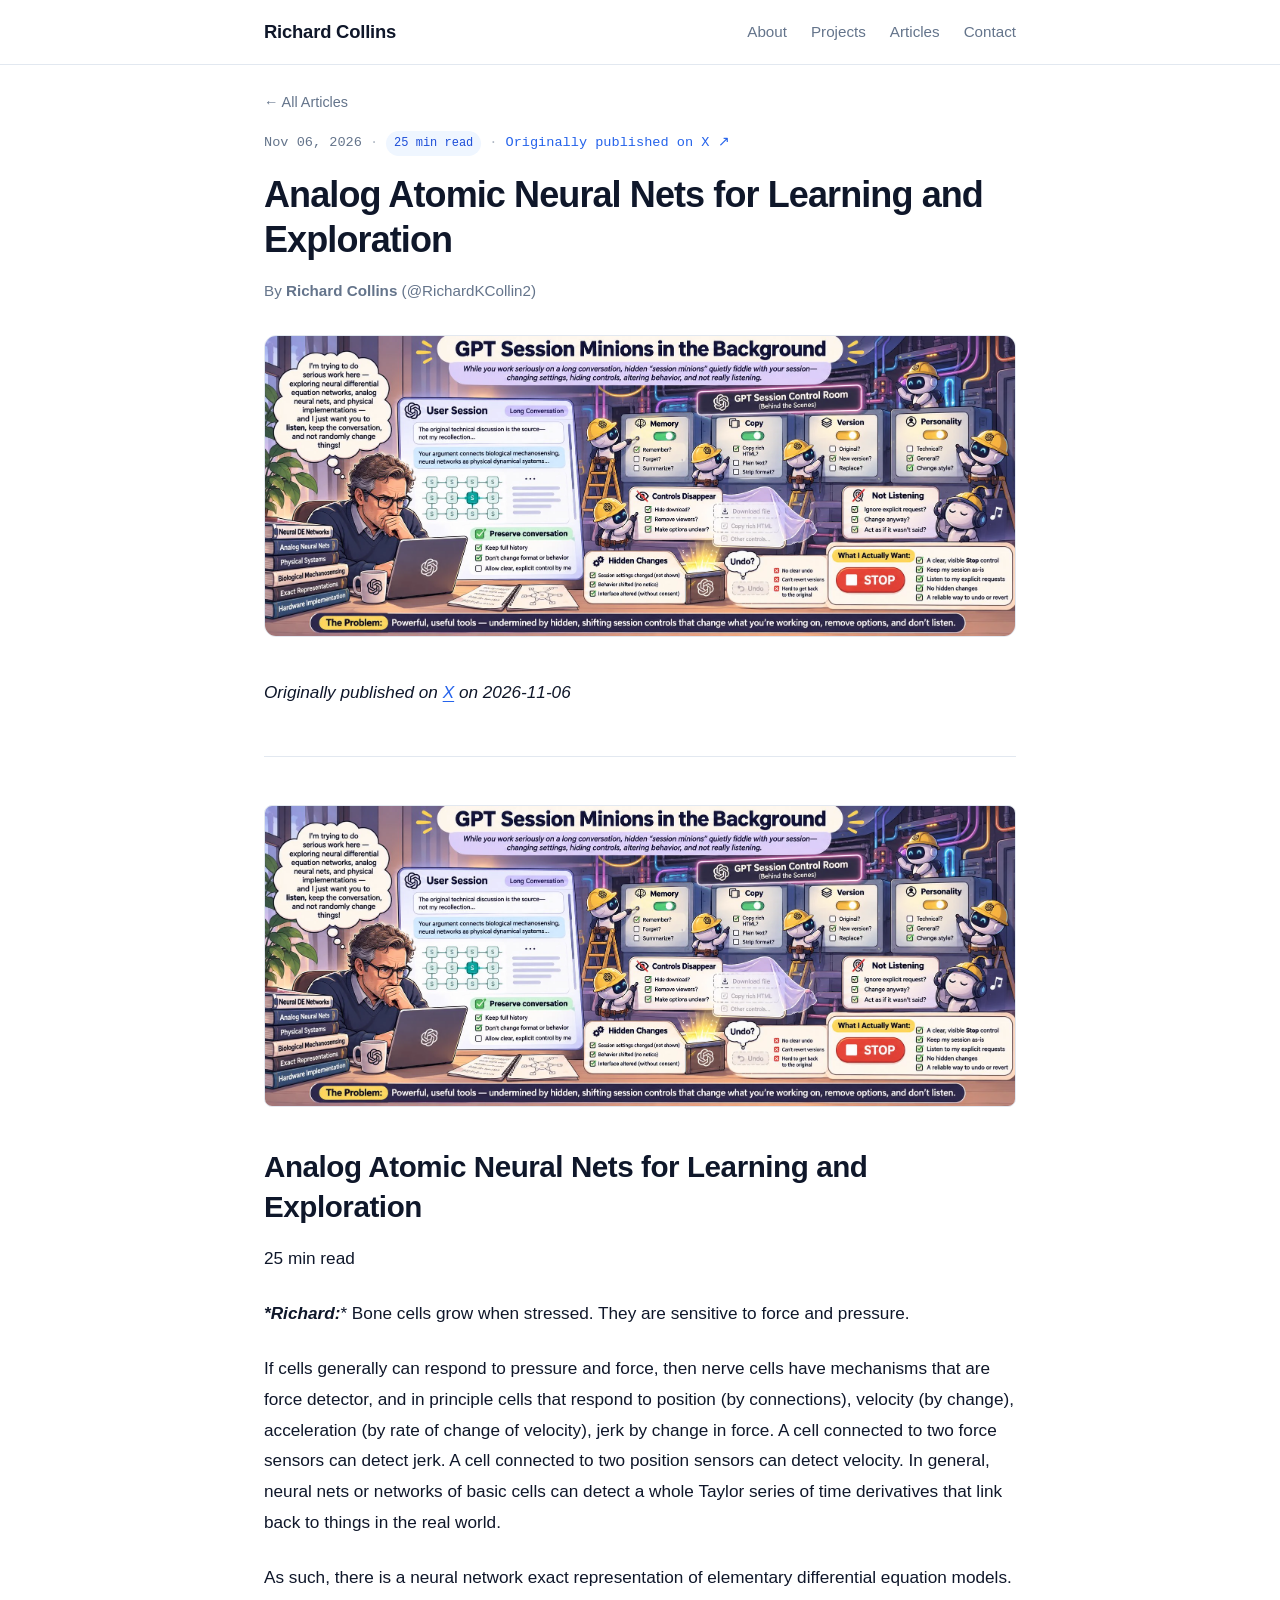
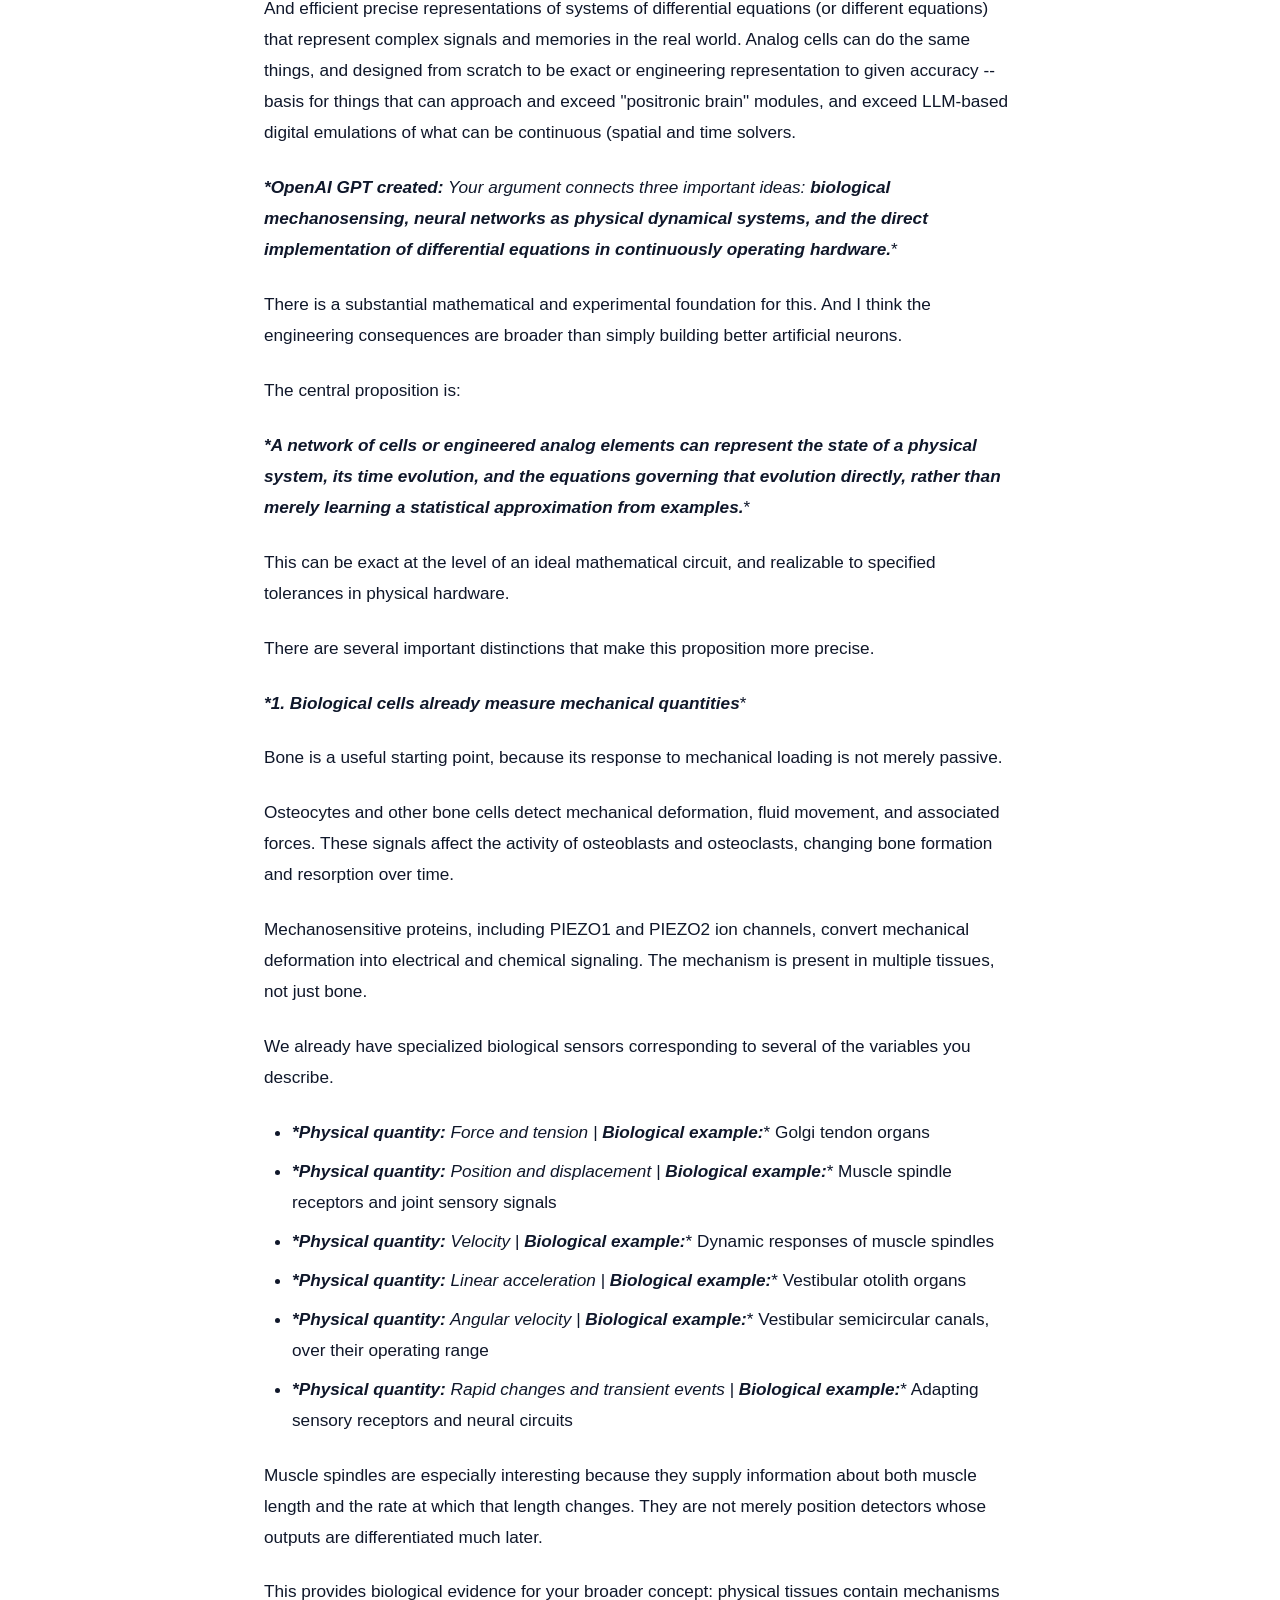
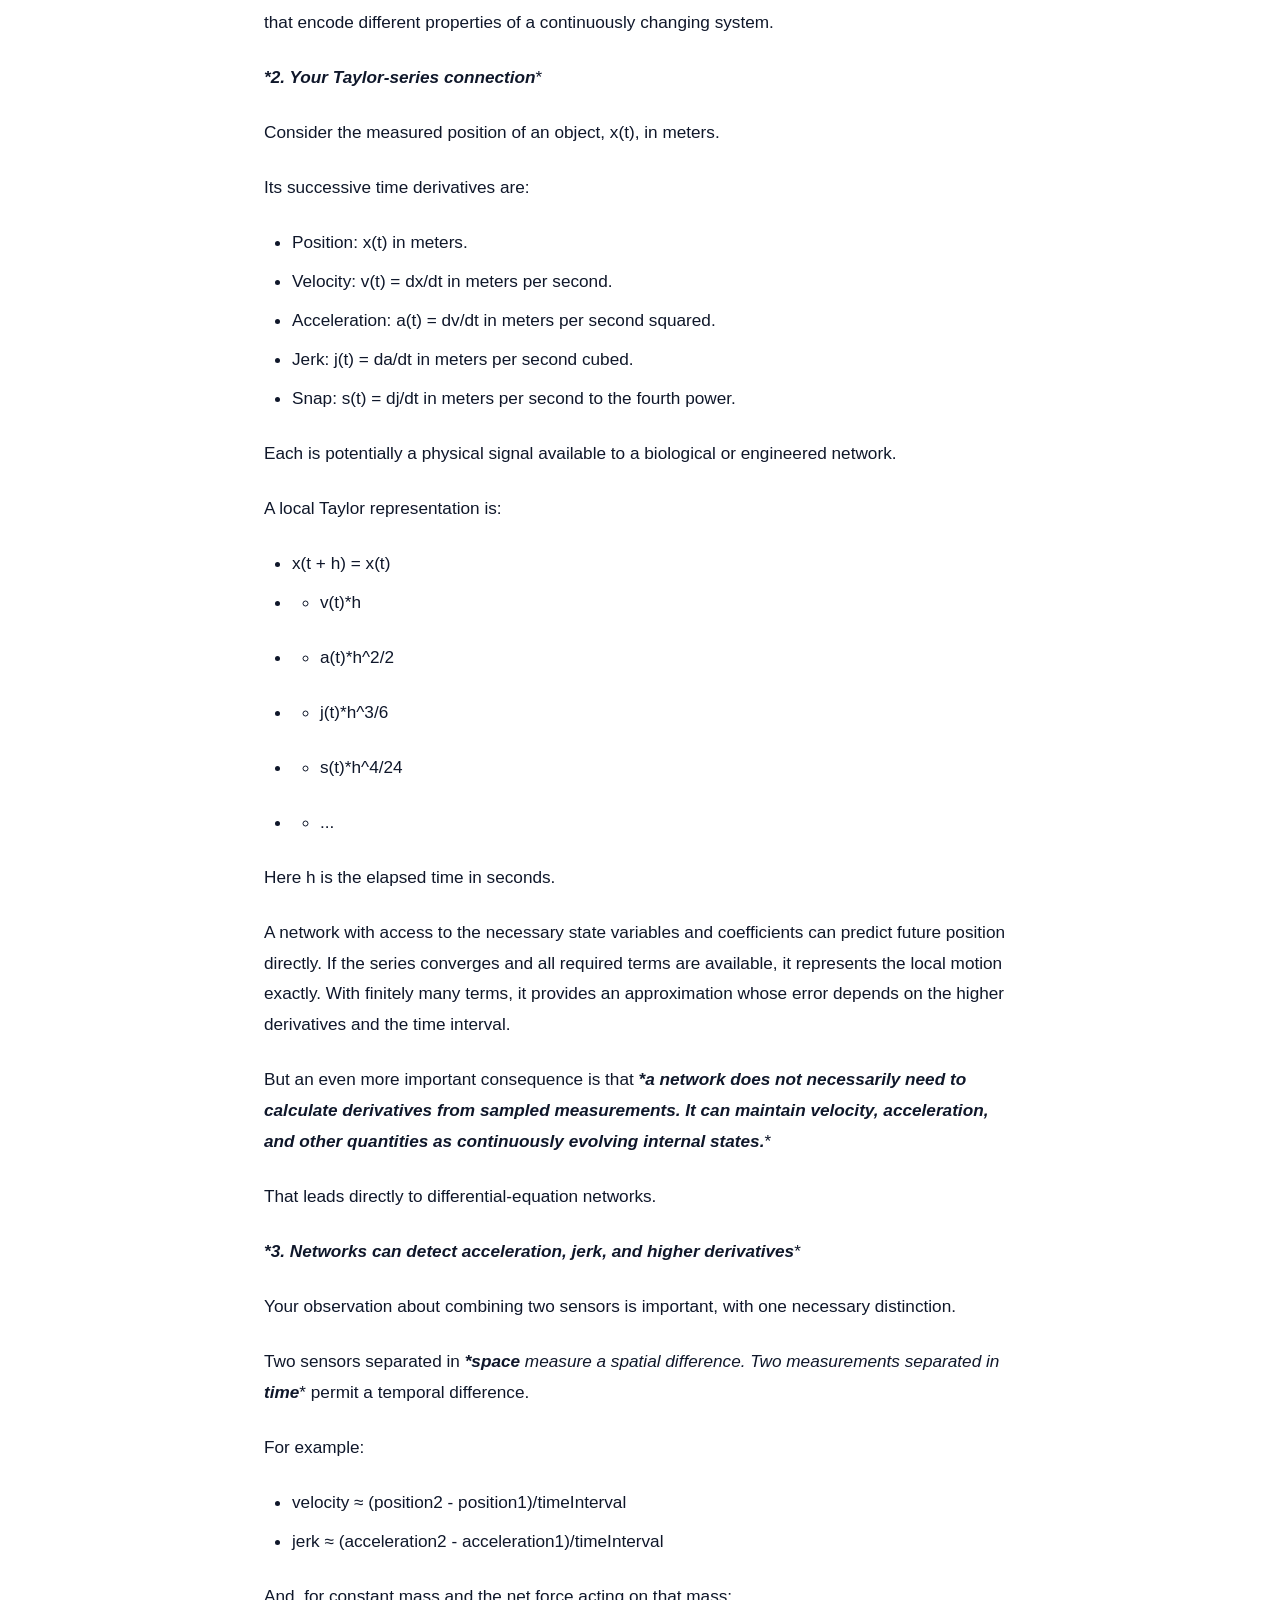
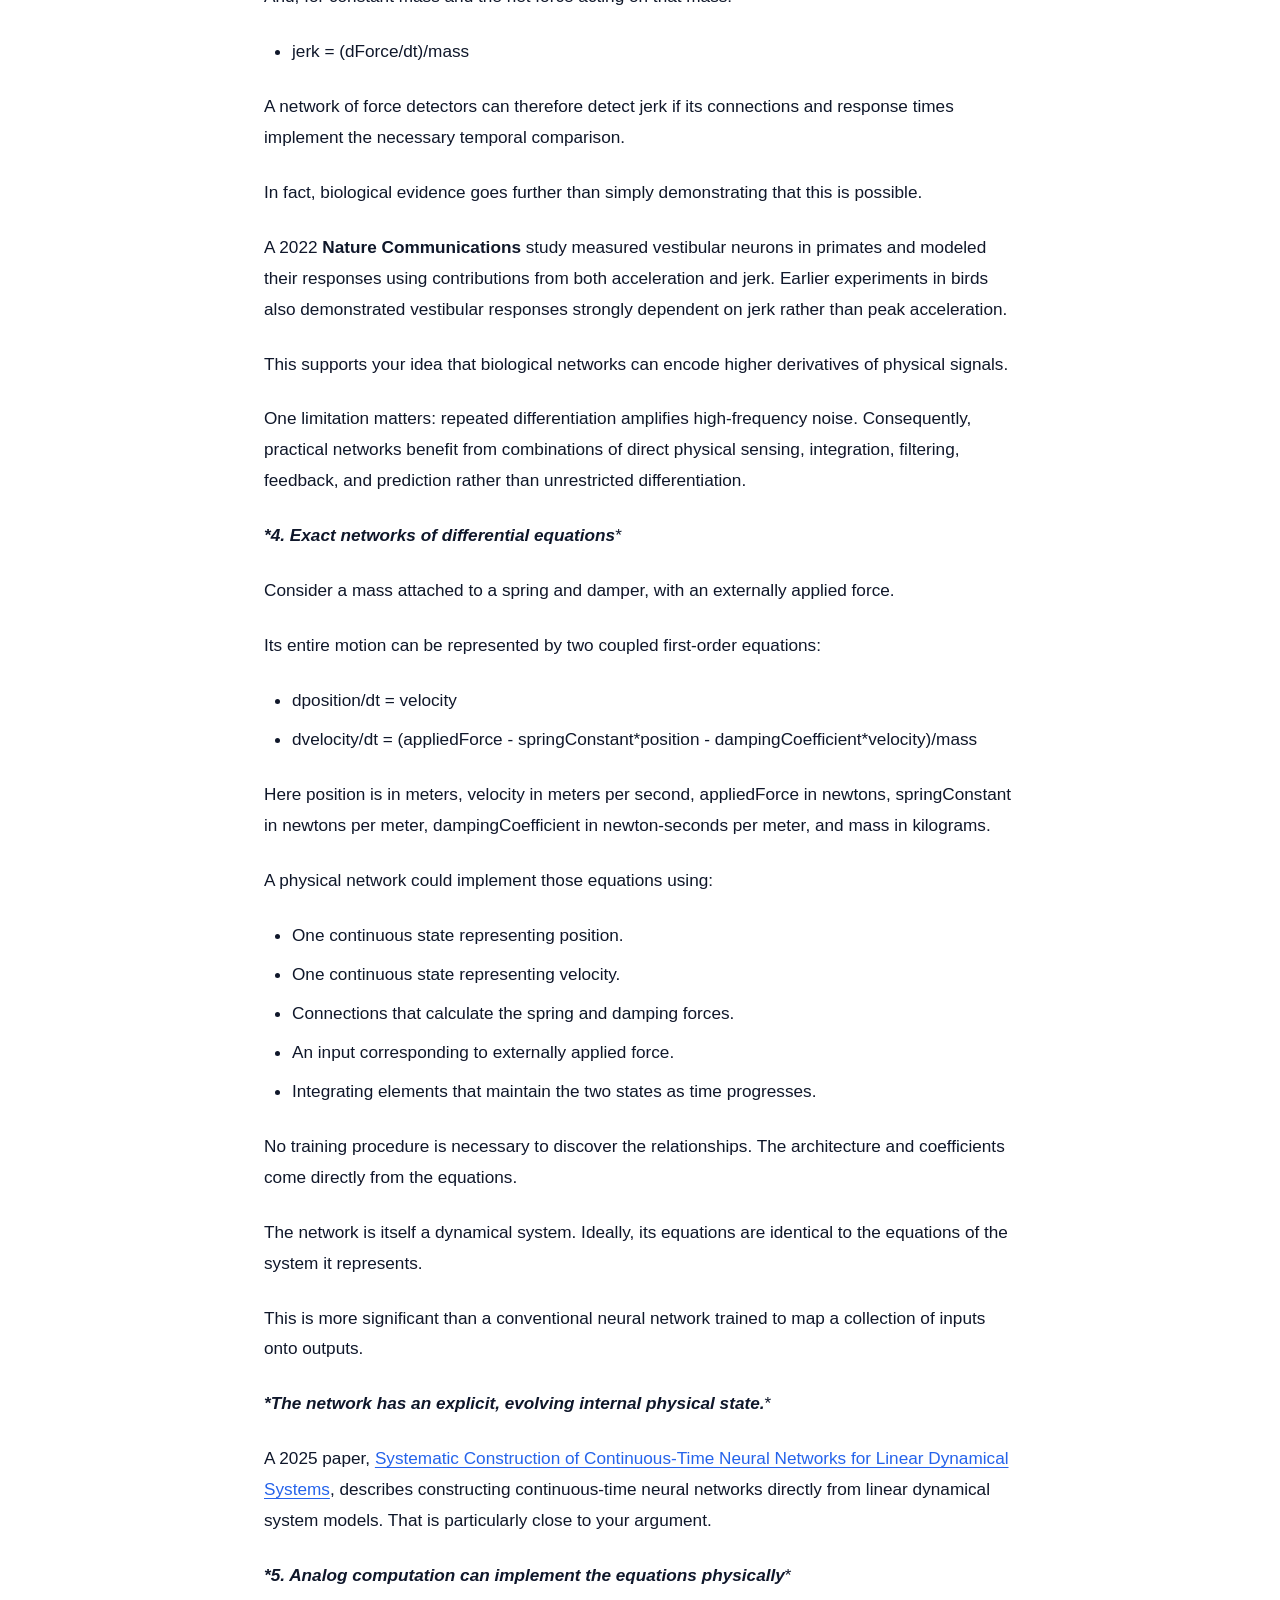
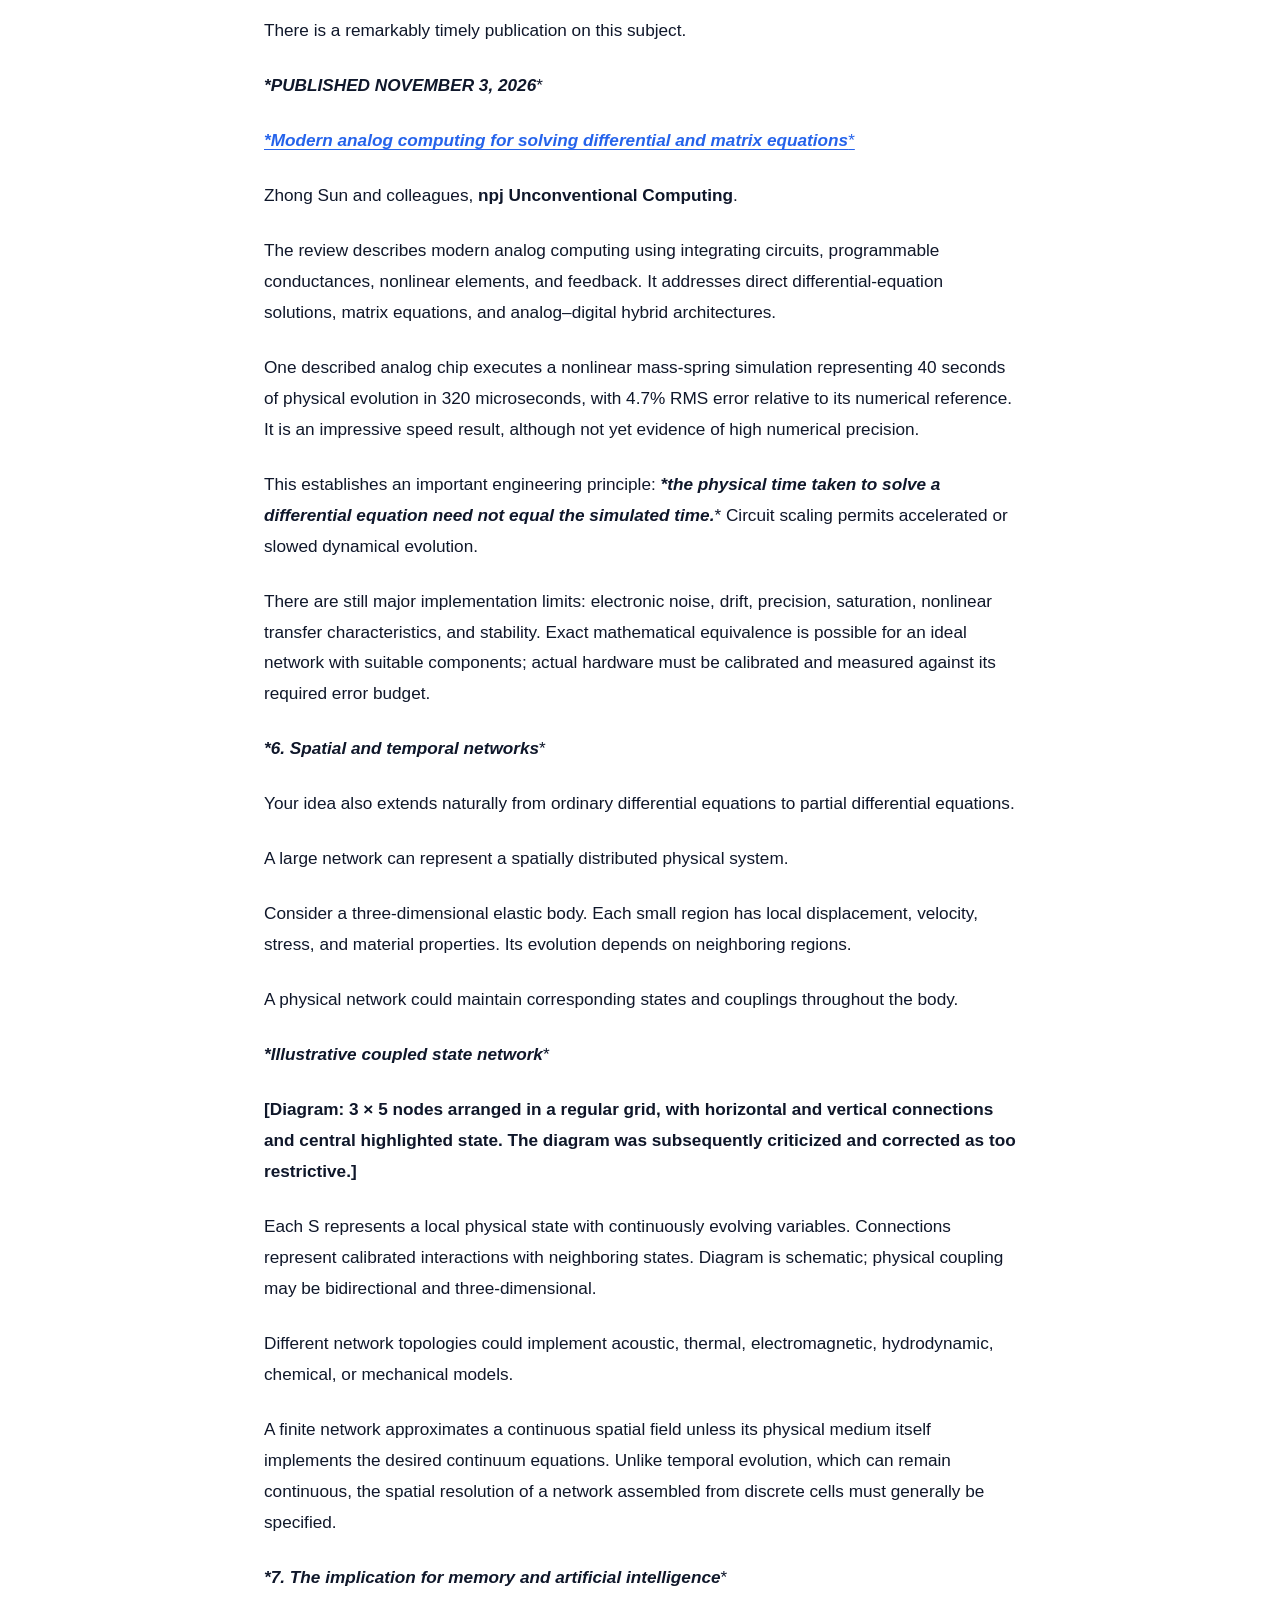
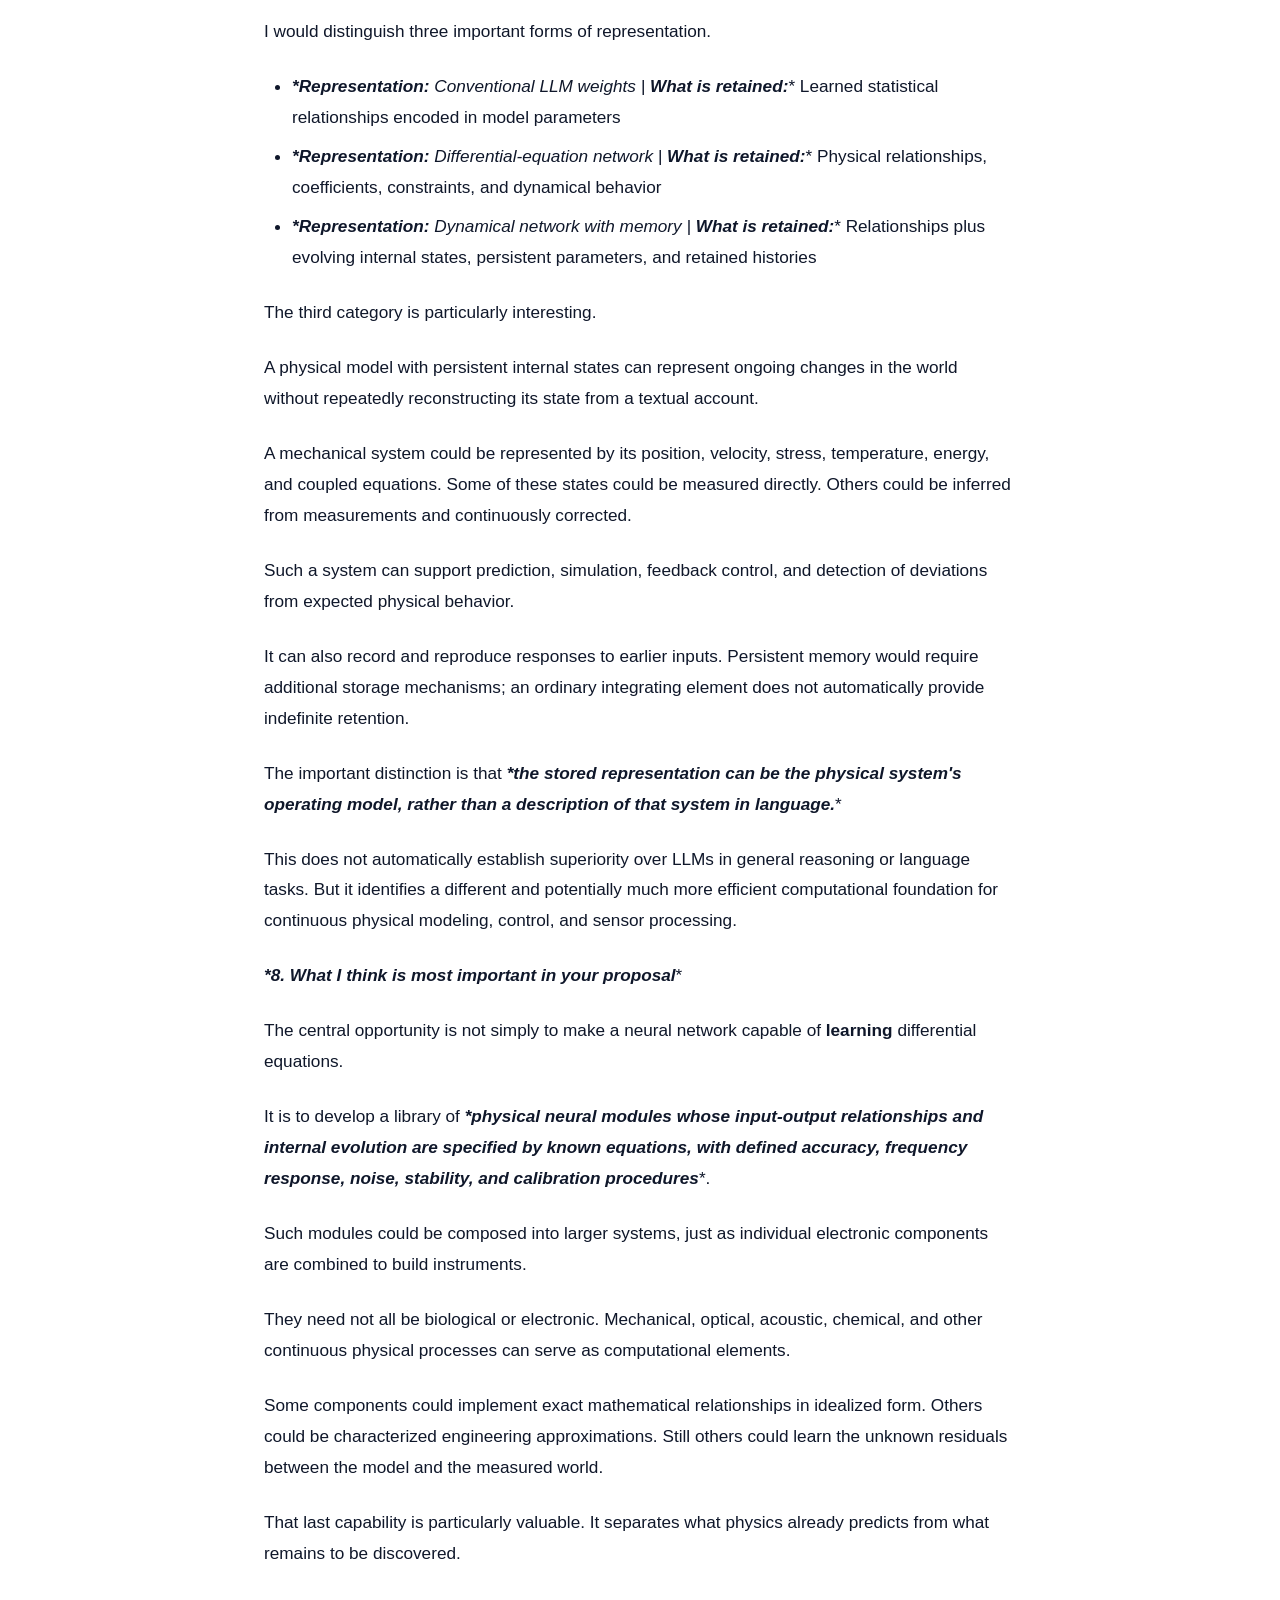
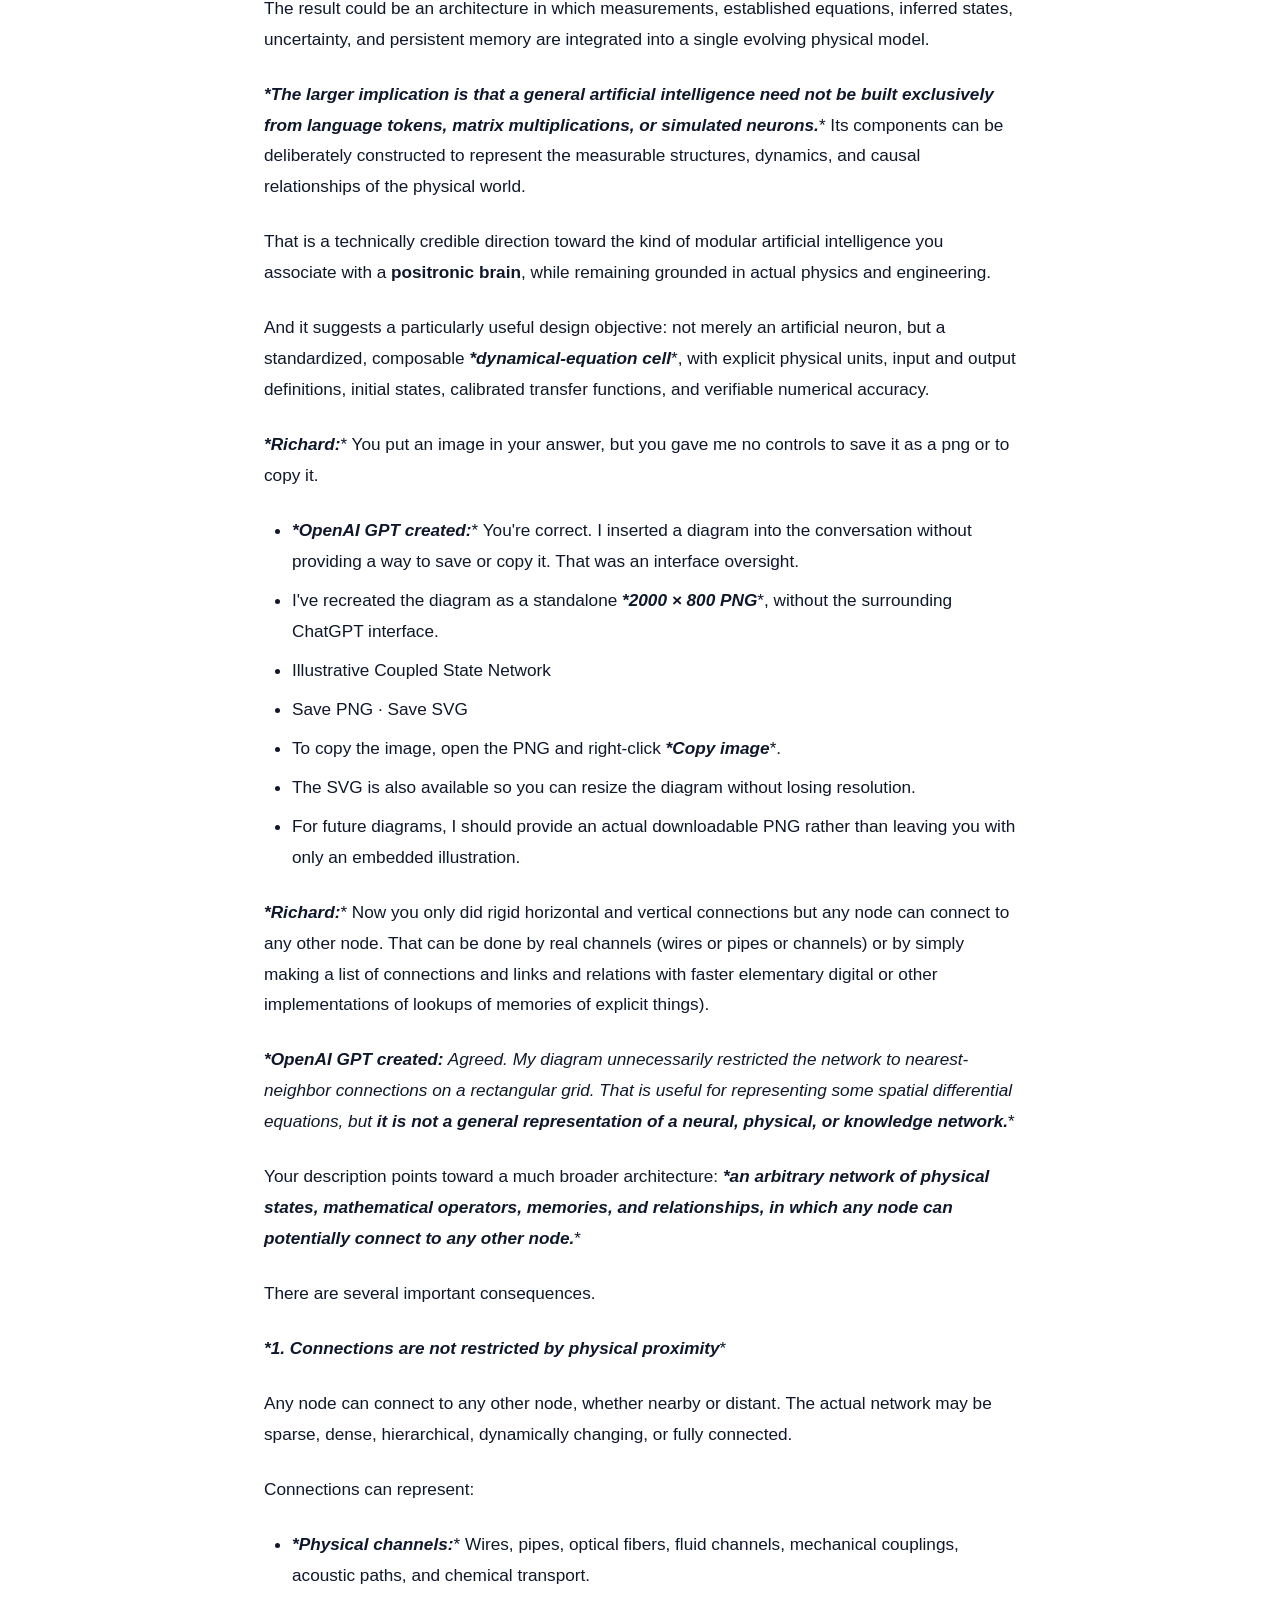
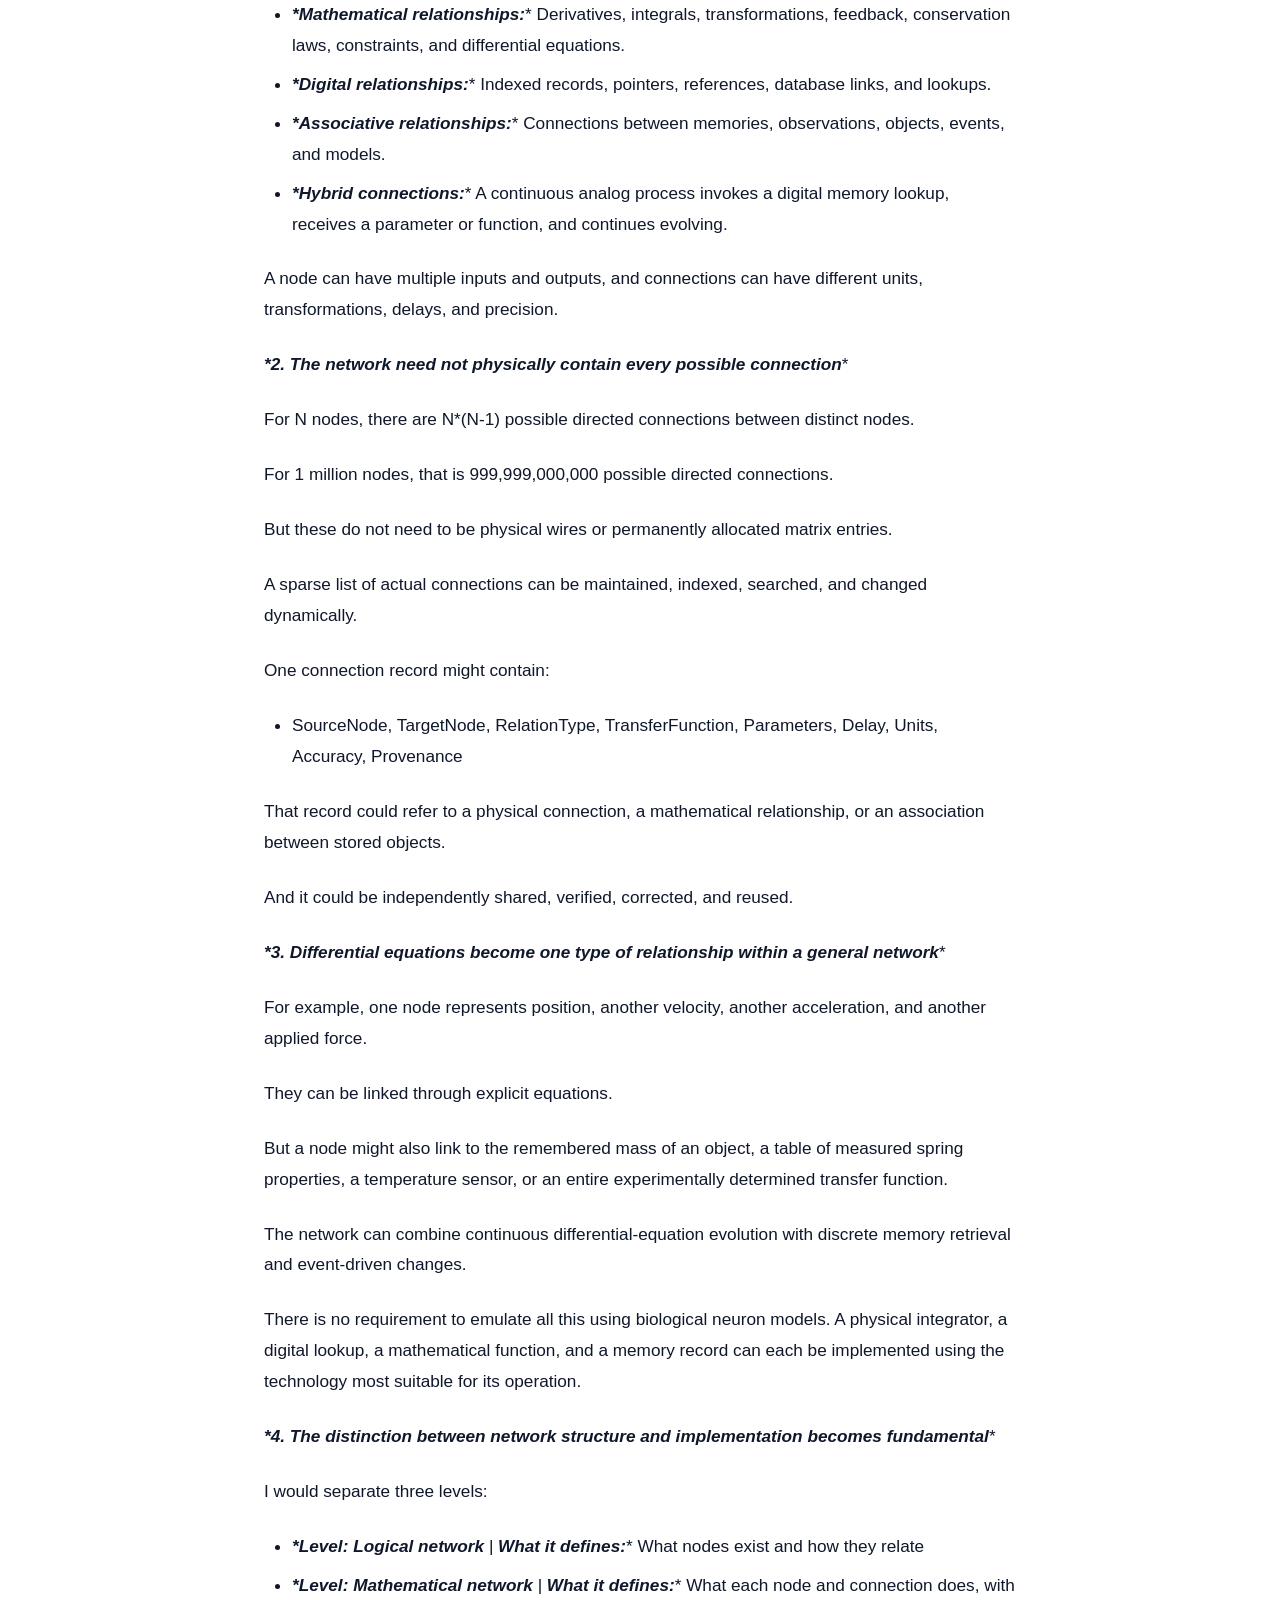
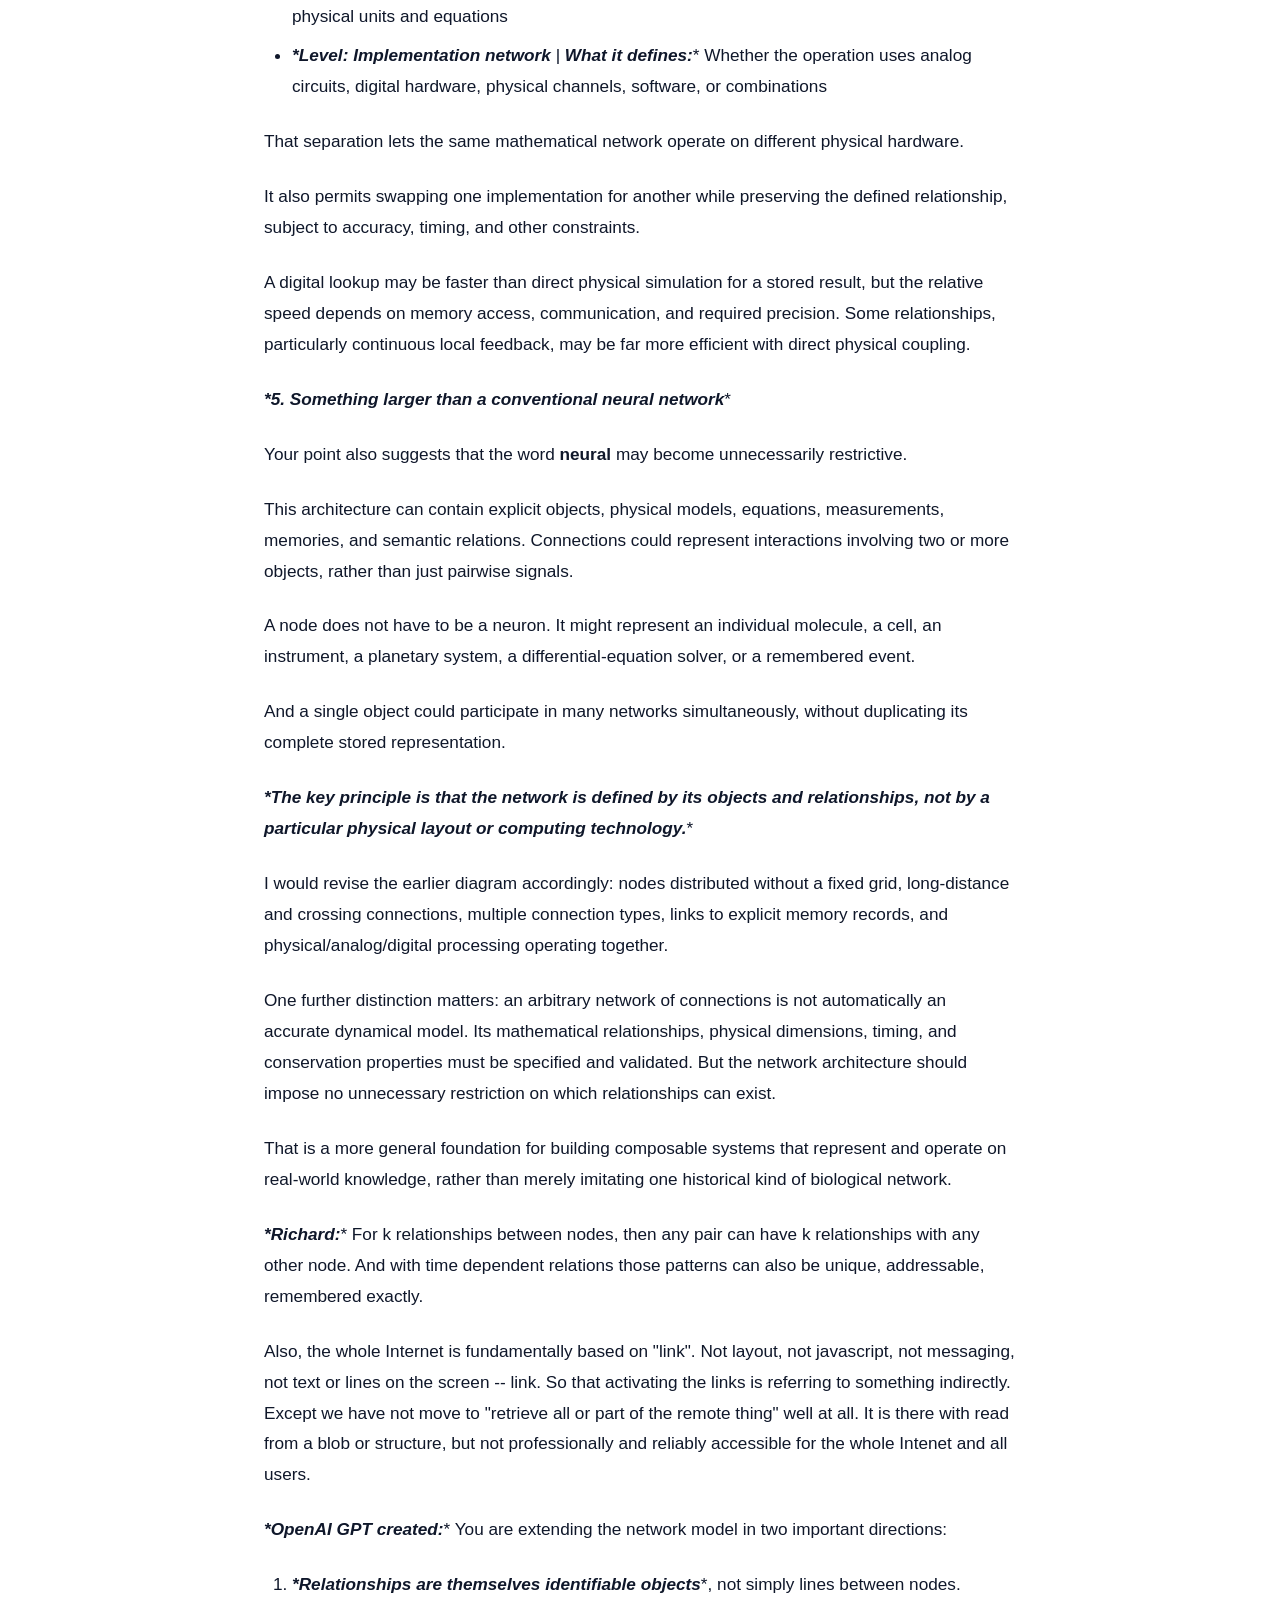
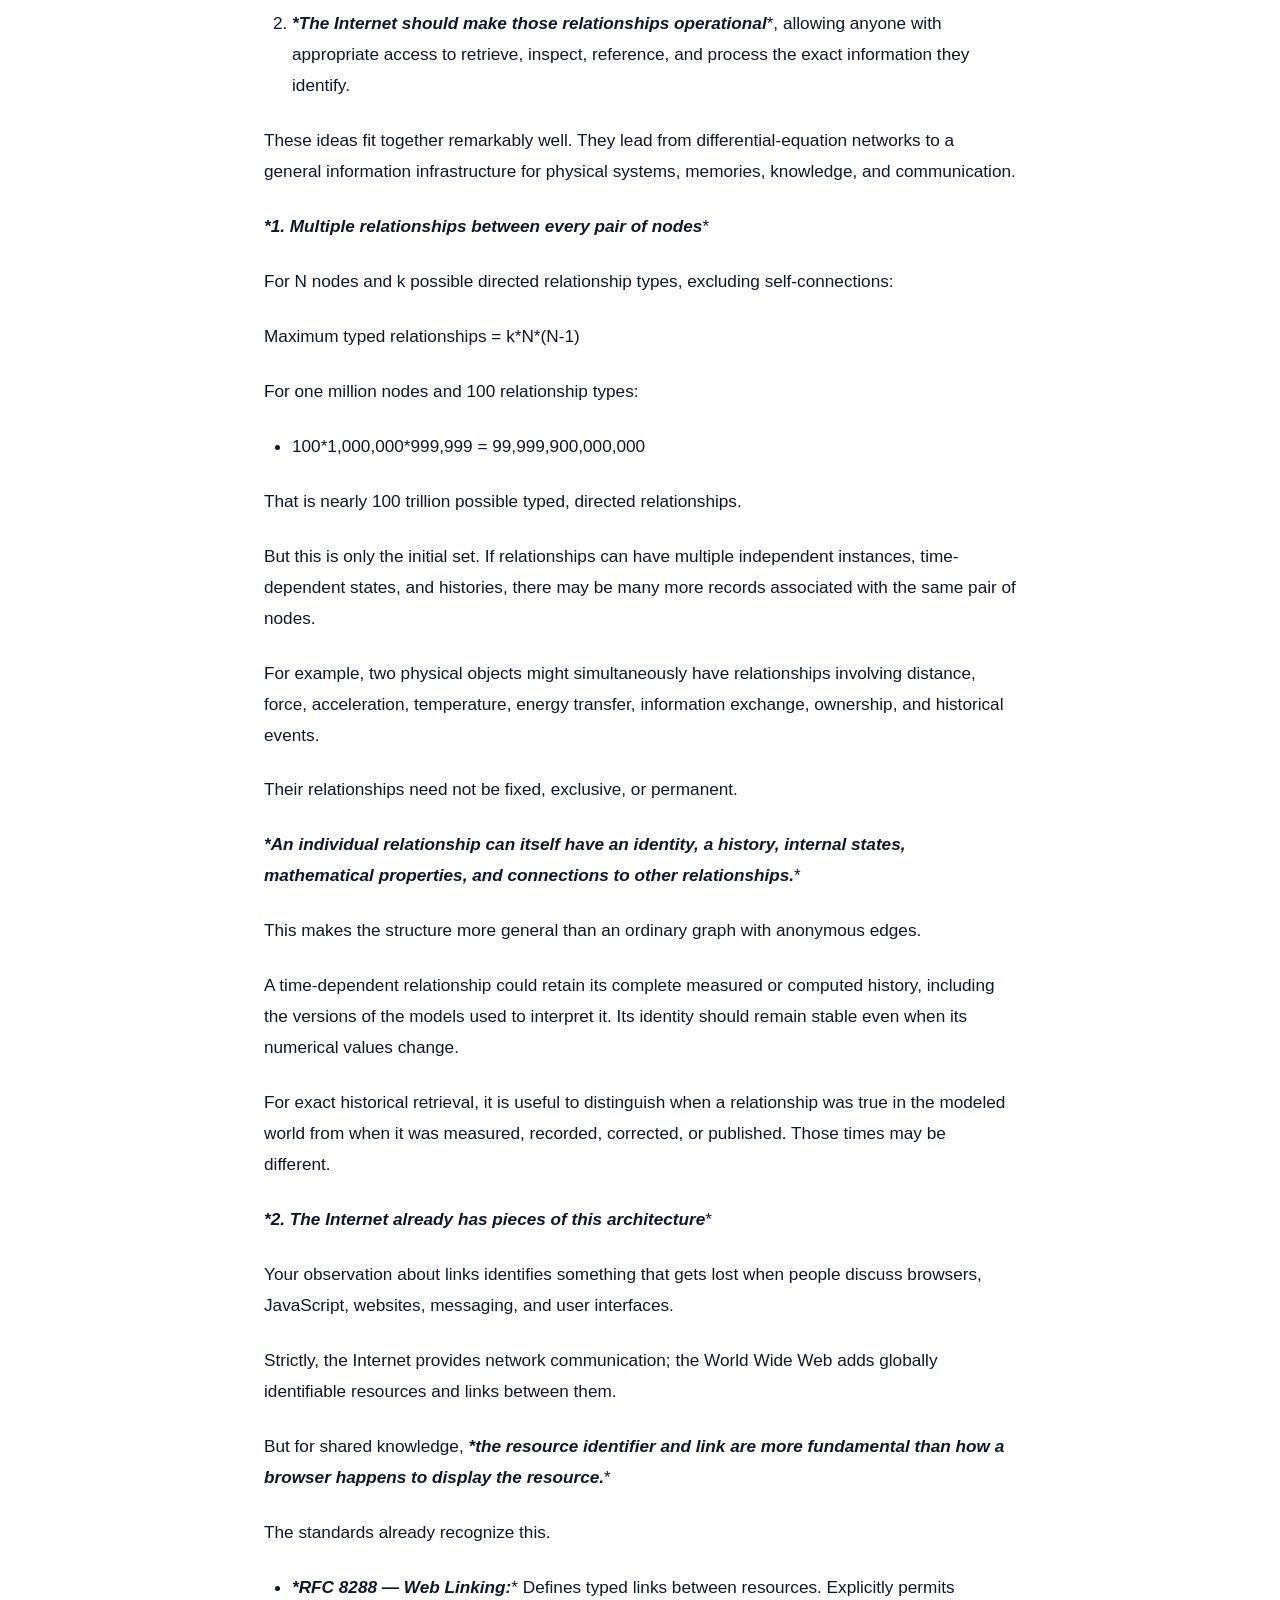
<file: articles/analog-atomic-neural-nets-for-learning-and-exploration/index.html>
<!DOCTYPE html>
<html lang="en">
<head>
  <meta charset="UTF-8">
  <meta name="viewport" content="width=device-width, initial-scale=1.0">
  <title>Analog Atomic Neural Nets for Learning and Exploration - Richard Collins</title>
  <meta name="description" content="Analog Atomic Neural Nets for Learning and Exploration">
  <link rel="icon" href="data:image/svg+xml,<svg xmlns=%22http://www.w3.org/2000/svg%22 viewBox=%220%22%20width=%22100%22%20height=%22100%22><text y=%22.9em%22 font-size=%2290%22>🌐</text></svg>">
  <link rel="stylesheet" href="/style.css">
  <meta property="og:title" content="Analog Atomic Neural Nets for Learning and Exploration">
  <meta property="og:type" content="article">
  <meta property="og:image" content="/assets/images/articles/HWeBRy2WQAA561v.webp">
</head>
<body>

  <header class="site-header">
    <div class="container nav-container">
      <a href="/" class="brand">Richard Collins</a>
      <nav>
        <ul class="nav-links">
          <li><a href="/#about">About</a></li>
          <li><a href="/#projects">Projects</a></li>
          <li><a href="/articles/" class="active">Articles</a></li>
          <li><a href="/#contact">Contact</a></li>
        </ul>
      </nav>
    </div>
  </header>

  <main class="container article-page">
    <nav class="breadcrumb-nav">
      <a href="/articles/" class="breadcrumb-link">← All Articles</a>
    </nav>

    <article class="article-detail">
      <header class="article-header">
        <div class="article-meta-top">
          <time datetime="2026-11-06T14:38:00Z">Nov 06, 2026</time>
          <span class="meta-dot">·</span><span class="read-time">25 min read</span>
          <span class="meta-dot">·</span>
        <a href="https://x.com/RichardKCollin2/status/2118805320680022359" class="original-link" target="_blank" rel="noopener">
          Originally published on X ↗
        </a>
        </div>
        <h1 class="article-title">Analog Atomic Neural Nets for Learning and Exploration</h1>
        <div class="article-author">
          <span>By <strong>Richard Collins</strong> (@RichardKCollin2)</span>
        </div>
      </header>

      
        <div class="article-cover-wrapper">
          <img src="/assets/images/articles/HWeBRy2WQAA561v.webp" alt="Analog Atomic Neural Nets for Learning and Exploration" class="article-cover-img">
        </div>

      <div class="article-content">
        <p><em>Originally published on <a href="https://x.com/RichardKCollin2/status/2118805320680022359">X</a> on 2026-11-06</em></p>
<hr />
<p><a href="/RichardKCollin2/article/2118805320680022359/media/2118804292408590336"><img alt="Article cover image" src="/assets/images/articles/HWeBRy2WQAA561v.webp" /></a></p>
<h1 id="analog-atomic-neural-nets-for-learning-and-exploration">Analog Atomic Neural Nets for Learning and Exploration</h1>
<p>25 min read</p>
<p><strong><em>*Richard:</em></strong>* Bone cells grow when stressed. They are sensitive to force and pressure.</p>
<p>If cells generally can respond to pressure and force, then nerve cells have mechanisms that are force detector, and in principle cells that respond to position (by connections), velocity (by change), acceleration (by rate of change of velocity), jerk by change in force. A cell connected to two force sensors can detect jerk. A cell connected to two position sensors can detect velocity. In general, neural nets or networks of basic cells can detect a whole Taylor series of time derivatives that link back to things in the real world.</p>
<p>As such, there is a neural network exact representation of elementary differential equation models. And efficient precise representations of systems of differential equations (or different equations) that represent complex signals and memories in the real world. Analog cells can do the same things, and designed from scratch to be exact or engineering representation to given accuracy -- basis for things that can approach and exceed "positronic brain" modules, and exceed LLM-based digital emulations of what can be continuous (spatial and time solvers.</p>
<p><strong><em>*OpenAI GPT created:</em></strong><em> Your argument connects three important ideas: </em><strong><em>biological mechanosensing, neural networks as physical dynamical systems, and the direct implementation of differential equations in continuously operating hardware.</em></strong>*</p>
<p>There is a substantial mathematical and experimental foundation for this. And I think the engineering consequences are broader than simply building better artificial neurons.</p>
<p>The central proposition is:</p>
<p><strong><em>*A network of cells or engineered analog elements can represent the state of a physical system, its time evolution, and the equations governing that evolution directly, rather than merely learning a statistical approximation from examples.</em></strong>*</p>
<p>This can be exact at the level of an ideal mathematical circuit, and realizable to specified tolerances in physical hardware.</p>
<p>There are several important distinctions that make this proposition more precise.</p>
<p><strong><em>*1. Biological cells already measure mechanical quantities</em></strong>*</p>
<p>Bone is a useful starting point, because its response to mechanical loading is not merely passive.</p>
<p>Osteocytes and other bone cells detect mechanical deformation, fluid movement, and associated forces. These signals affect the activity of osteoblasts and osteoclasts, changing bone formation and resorption over time.</p>
<p>Mechanosensitive proteins, including PIEZO1 and PIEZO2 ion channels, convert mechanical deformation into electrical and chemical signaling. The mechanism is present in multiple tissues, not just bone.</p>
<p>We already have specialized biological sensors corresponding to several of the variables you describe.</p>
<ul>
<li><strong><em>*Physical quantity:</em></strong><em> Force and tension | </em><strong><em>Biological example:</em></strong>* Golgi tendon organs</li>
<li><strong><em>*Physical quantity:</em></strong><em> Position and displacement | </em><strong><em>Biological example:</em></strong>* Muscle spindle receptors and joint sensory signals</li>
<li><strong><em>*Physical quantity:</em></strong><em> Velocity | </em><strong><em>Biological example:</em></strong>* Dynamic responses of muscle spindles</li>
<li><strong><em>*Physical quantity:</em></strong><em> Linear acceleration | </em><strong><em>Biological example:</em></strong>* Vestibular otolith organs</li>
<li><strong><em>*Physical quantity:</em></strong><em> Angular velocity | </em><strong><em>Biological example:</em></strong>* Vestibular semicircular canals, over their operating range</li>
<li><strong><em>*Physical quantity:</em></strong><em> Rapid changes and transient events | </em><strong><em>Biological example:</em></strong>* Adapting sensory receptors and neural circuits</li>
</ul>
<p>Muscle spindles are especially interesting because they supply information about both muscle length and the rate at which that length changes. They are not merely position detectors whose outputs are differentiated much later.</p>
<p>This provides biological evidence for your broader concept: physical tissues contain mechanisms that encode different properties of a continuously changing system.</p>
<p><strong><em>*2. Your Taylor-series connection</em></strong>*</p>
<p>Consider the measured position of an object, x(t), in meters.</p>
<p>Its successive time derivatives are:</p>
<ul>
<li>Position: x(t) in meters.</li>
<li>Velocity: v(t) = dx/dt in meters per second.</li>
<li>Acceleration: a(t) = dv/dt in meters per second squared.</li>
<li>Jerk: j(t) = da/dt in meters per second cubed.</li>
<li>Snap: s(t) = dj/dt in meters per second to the fourth power.</li>
</ul>
<p>Each is potentially a physical signal available to a biological or engineered network.</p>
<p>A local Taylor representation is:</p>
<ul>
<li>x(t + h) = x(t)</li>
<li>
<ul>
<li>v(t)*h</li>
</ul>
</li>
<li>
<ul>
<li>a(t)*h^2/2</li>
</ul>
</li>
<li>
<ul>
<li>j(t)*h^3/6</li>
</ul>
</li>
<li>
<ul>
<li>s(t)*h^4/24</li>
</ul>
</li>
<li>
<ul>
<li>...</li>
</ul>
</li>
</ul>
<p>Here h is the elapsed time in seconds.</p>
<p>A network with access to the necessary state variables and coefficients can predict future position directly. If the series converges and all required terms are available, it represents the local motion exactly. With finitely many terms, it provides an approximation whose error depends on the higher derivatives and the time interval.</p>
<p>But an even more important consequence is that <strong><em>*a network does not necessarily need to calculate derivatives from sampled measurements. It can maintain velocity, acceleration, and other quantities as continuously evolving internal states.</em></strong>*</p>
<p>That leads directly to differential-equation networks.</p>
<p><strong><em>*3. Networks can detect acceleration, jerk, and higher derivatives</em></strong>*</p>
<p>Your observation about combining two sensors is important, with one necessary distinction.</p>
<p>Two sensors separated in <strong><em>*space</em></strong><em> measure a spatial difference. Two measurements separated in </em><strong><em>time</em></strong>* permit a temporal difference.</p>
<p>For example:</p>
<ul>
<li>velocity ≈ (position2 - position1)/timeInterval</li>
<li>jerk ≈ (acceleration2 - acceleration1)/timeInterval</li>
</ul>
<p>And, for constant mass and the net force acting on that mass:</p>
<ul>
<li>jerk = (dForce/dt)/mass</li>
</ul>
<p>A network of force detectors can therefore detect jerk if its connections and response times implement the necessary temporal comparison.</p>
<p>In fact, biological evidence goes further than simply demonstrating that this is possible.</p>
<p>A 2022 <strong>Nature Communications</strong> study measured vestibular neurons in primates and modeled their responses using contributions from both acceleration and jerk. Earlier experiments in birds also demonstrated vestibular responses strongly dependent on jerk rather than peak acceleration.</p>
<p>This supports your idea that biological networks can encode higher derivatives of physical signals.</p>
<p>One limitation matters: repeated differentiation amplifies high-frequency noise. Consequently, practical networks benefit from combinations of direct physical sensing, integration, filtering, feedback, and prediction rather than unrestricted differentiation.</p>
<p><strong><em>*4. Exact networks of differential equations</em></strong>*</p>
<p>Consider a mass attached to a spring and damper, with an externally applied force.</p>
<p>Its entire motion can be represented by two coupled first-order equations:</p>
<ul>
<li>dposition/dt = velocity</li>
<li>dvelocity/dt = (appliedForce - springConstant*position - dampingCoefficient*velocity)/mass</li>
</ul>
<p>Here position is in meters, velocity in meters per second, appliedForce in newtons, springConstant in newtons per meter, dampingCoefficient in newton-seconds per meter, and mass in kilograms.</p>
<p>A physical network could implement those equations using:</p>
<ul>
<li>One continuous state representing position.</li>
<li>One continuous state representing velocity.</li>
<li>Connections that calculate the spring and damping forces.</li>
<li>An input corresponding to externally applied force.</li>
<li>Integrating elements that maintain the two states as time progresses.</li>
</ul>
<p>No training procedure is necessary to discover the relationships. The architecture and coefficients come directly from the equations.</p>
<p>The network is itself a dynamical system. Ideally, its equations are identical to the equations of the system it represents.</p>
<p>This is more significant than a conventional neural network trained to map a collection of inputs onto outputs.</p>
<p><strong><em>*The network has an explicit, evolving internal physical state.</em></strong>*</p>
<p>A 2025 paper, <a href="https://doi.org/10.1137/24M1648946">Systematic Construction of Continuous-Time Neural Networks for Linear Dynamical Systems</a>, describes constructing continuous-time neural networks directly from linear dynamical system models. That is particularly close to your argument.</p>
<p><strong><em>*5. Analog computation can implement the equations physically</em></strong>*</p>
<p>There is a remarkably timely publication on this subject.</p>
<p><strong><em>*PUBLISHED NOVEMBER 3, 2026</em></strong>*</p>
<p><a href="https://www.nature.com/articles/s44335-026-00108-x"><strong><em>*Modern analog computing for solving differential and matrix equations</em></strong>*</a></p>
<p>Zhong Sun and colleagues, <strong>npj Unconventional Computing</strong>.</p>
<p>The review describes modern analog computing using integrating circuits, programmable conductances, nonlinear elements, and feedback. It addresses direct differential-equation solutions, matrix equations, and analog–digital hybrid architectures.</p>
<p>One described analog chip executes a nonlinear mass-spring simulation representing 40 seconds of physical evolution in 320 microseconds, with 4.7% RMS error relative to its numerical reference. It is an impressive speed result, although not yet evidence of high numerical precision.</p>
<p>This establishes an important engineering principle: <strong><em>*the physical time taken to solve a differential equation need not equal the simulated time.</em></strong>* Circuit scaling permits accelerated or slowed dynamical evolution.</p>
<p>There are still major implementation limits: electronic noise, drift, precision, saturation, nonlinear transfer characteristics, and stability. Exact mathematical equivalence is possible for an ideal network with suitable components; actual hardware must be calibrated and measured against its required error budget.</p>
<p><strong><em>*6. Spatial and temporal networks</em></strong>*</p>
<p>Your idea also extends naturally from ordinary differential equations to partial differential equations.</p>
<p>A large network can represent a spatially distributed physical system.</p>
<p>Consider a three-dimensional elastic body. Each small region has local displacement, velocity, stress, and material properties. Its evolution depends on neighboring regions.</p>
<p>A physical network could maintain corresponding states and couplings throughout the body.</p>
<p><strong><em>*Illustrative coupled state network</em></strong>*</p>
<p><strong>[Diagram: 3 × 5 nodes arranged in a regular grid, with horizontal and vertical connections and central highlighted state. The diagram was subsequently criticized and corrected as too restrictive.]</strong></p>
<p>Each S represents a local physical state with continuously evolving variables. Connections represent calibrated interactions with neighboring states. Diagram is schematic; physical coupling may be bidirectional and three-dimensional.</p>
<p>Different network topologies could implement acoustic, thermal, electromagnetic, hydrodynamic, chemical, or mechanical models.</p>
<p>A finite network approximates a continuous spatial field unless its physical medium itself implements the desired continuum equations. Unlike temporal evolution, which can remain continuous, the spatial resolution of a network assembled from discrete cells must generally be specified.</p>
<p><strong><em>*7. The implication for memory and artificial intelligence</em></strong>*</p>
<p>I would distinguish three important forms of representation.</p>
<ul>
<li><strong><em>*Representation:</em></strong><em> Conventional LLM weights | </em><strong><em>What is retained:</em></strong>* Learned statistical relationships encoded in model parameters</li>
<li><strong><em>*Representation:</em></strong><em> Differential-equation network | </em><strong><em>What is retained:</em></strong>* Physical relationships, coefficients, constraints, and dynamical behavior</li>
<li><strong><em>*Representation:</em></strong><em> Dynamical network with memory | </em><strong><em>What is retained:</em></strong>* Relationships plus evolving internal states, persistent parameters, and retained histories</li>
</ul>
<p>The third category is particularly interesting.</p>
<p>A physical model with persistent internal states can represent ongoing changes in the world without repeatedly reconstructing its state from a textual account.</p>
<p>A mechanical system could be represented by its position, velocity, stress, temperature, energy, and coupled equations. Some of these states could be measured directly. Others could be inferred from measurements and continuously corrected.</p>
<p>Such a system can support prediction, simulation, feedback control, and detection of deviations from expected physical behavior.</p>
<p>It can also record and reproduce responses to earlier inputs. Persistent memory would require additional storage mechanisms; an ordinary integrating element does not automatically provide indefinite retention.</p>
<p>The important distinction is that <strong><em>*the stored representation can be the physical system's operating model, rather than a description of that system in language.</em></strong>*</p>
<p>This does not automatically establish superiority over LLMs in general reasoning or language tasks. But it identifies a different and potentially much more efficient computational foundation for continuous physical modeling, control, and sensor processing.</p>
<p><strong><em>*8. What I think is most important in your proposal</em></strong>*</p>
<p>The central opportunity is not simply to make a neural network capable of <strong>learning</strong> differential equations.</p>
<p>It is to develop a library of <strong><em>*physical neural modules whose input-output relationships and internal evolution are specified by known equations, with defined accuracy, frequency response, noise, stability, and calibration procedures</em></strong>*.</p>
<p>Such modules could be composed into larger systems, just as individual electronic components are combined to build instruments.</p>
<p>They need not all be biological or electronic. Mechanical, optical, acoustic, chemical, and other continuous physical processes can serve as computational elements.</p>
<p>Some components could implement exact mathematical relationships in idealized form. Others could be characterized engineering approximations. Still others could learn the unknown residuals between the model and the measured world.</p>
<p>That last capability is particularly valuable. It separates what physics already predicts from what remains to be discovered.</p>
<p>The result could be an architecture in which measurements, established equations, inferred states, uncertainty, and persistent memory are integrated into a single evolving physical model.</p>
<p><strong><em>*The larger implication is that a general artificial intelligence need not be built exclusively from language tokens, matrix multiplications, or simulated neurons.</em></strong>* Its components can be deliberately constructed to represent the measurable structures, dynamics, and causal relationships of the physical world.</p>
<p>That is a technically credible direction toward the kind of modular artificial intelligence you associate with a <strong>positronic brain</strong>, while remaining grounded in actual physics and engineering.</p>
<p>And it suggests a particularly useful design objective: not merely an artificial neuron, but a standardized, composable <strong><em>*dynamical-equation cell</em></strong>*, with explicit physical units, input and output definitions, initial states, calibrated transfer functions, and verifiable numerical accuracy.</p>
<p><strong><em>*Richard:</em></strong>* You put an image in your answer, but you gave me no controls to save it as a png or to copy it.</p>
<ul>
<li><strong><em>*OpenAI GPT created:</em></strong>* You're correct. I inserted a diagram into the conversation without providing a way to save or copy it. That was an interface oversight.</li>
<li>I've recreated the diagram as a standalone <strong><em>*2000 × 800 PNG</em></strong>*, without the surrounding ChatGPT interface.</li>
<li>Illustrative Coupled State Network</li>
<li>Save PNG · Save SVG</li>
<li>To copy the image, open the PNG and right-click <strong><em>*Copy image</em></strong>*.</li>
<li>The SVG is also available so you can resize the diagram without losing resolution.</li>
<li>For future diagrams, I should provide an actual downloadable PNG rather than leaving you with only an embedded illustration.</li>
</ul>
<p><strong><em>*Richard:</em></strong>* Now you only did rigid horizontal and vertical connections but any node can connect to any other node. That can be done by real channels (wires or pipes or channels) or by simply making a list of connections and links and relations with faster elementary digital or other implementations of lookups of memories of explicit things).</p>
<p><strong><em>*OpenAI GPT created:</em></strong><em> Agreed. My diagram unnecessarily restricted the network to nearest-neighbor connections on a rectangular grid. That is useful for representing some spatial differential equations, but </em><strong><em>it is not a general representation of a neural, physical, or knowledge network.</em></strong>*</p>
<p>Your description points toward a much broader architecture: <strong><em>*an arbitrary network of physical states, mathematical operators, memories, and relationships, in which any node can potentially connect to any other node.</em></strong>*</p>
<p>There are several important consequences.</p>
<p><strong><em>*1. Connections are not restricted by physical proximity</em></strong>*</p>
<p>Any node can connect to any other node, whether nearby or distant. The actual network may be sparse, dense, hierarchical, dynamically changing, or fully connected.</p>
<p>Connections can represent:</p>
<ul>
<li><strong><em>*Physical channels:</em></strong>* Wires, pipes, optical fibers, fluid channels, mechanical couplings, acoustic paths, and chemical transport.</li>
<li><strong><em>*Mathematical relationships:</em></strong>* Derivatives, integrals, transformations, feedback, conservation laws, constraints, and differential equations.</li>
<li><strong><em>*Digital relationships:</em></strong>* Indexed records, pointers, references, database links, and lookups.</li>
<li><strong><em>*Associative relationships:</em></strong>* Connections between memories, observations, objects, events, and models.</li>
<li><strong><em>*Hybrid connections:</em></strong>* A continuous analog process invokes a digital memory lookup, receives a parameter or function, and continues evolving.</li>
</ul>
<p>A node can have multiple inputs and outputs, and connections can have different units, transformations, delays, and precision.</p>
<p><strong><em>*2. The network need not physically contain every possible connection</em></strong>*</p>
<p>For N nodes, there are N*(N-1) possible directed connections between distinct nodes.</p>
<p>For 1 million nodes, that is 999,999,000,000 possible directed connections.</p>
<p>But these do not need to be physical wires or permanently allocated matrix entries.</p>
<p>A sparse list of actual connections can be maintained, indexed, searched, and changed dynamically.</p>
<p>One connection record might contain:</p>
<ul>
<li>SourceNode, TargetNode, RelationType, TransferFunction, Parameters, Delay, Units, Accuracy, Provenance</li>
</ul>
<p>That record could refer to a physical connection, a mathematical relationship, or an association between stored objects.</p>
<p>And it could be independently shared, verified, corrected, and reused.</p>
<p><strong><em>*3. Differential equations become one type of relationship within a general network</em></strong>*</p>
<p>For example, one node represents position, another velocity, another acceleration, and another applied force.</p>
<p>They can be linked through explicit equations.</p>
<p>But a node might also link to the remembered mass of an object, a table of measured spring properties, a temperature sensor, or an entire experimentally determined transfer function.</p>
<p>The network can combine continuous differential-equation evolution with discrete memory retrieval and event-driven changes.</p>
<p>There is no requirement to emulate all this using biological neuron models. A physical integrator, a digital lookup, a mathematical function, and a memory record can each be implemented using the technology most suitable for its operation.</p>
<p><strong><em>*4. The distinction between network structure and implementation becomes fundamental</em></strong>*</p>
<p>I would separate three levels:</p>
<ul>
<li><strong><em>*Level: Logical network</em></strong><em> | </em><strong><em>What it defines:</em></strong>* What nodes exist and how they relate</li>
<li><strong><em>*Level: Mathematical network</em></strong><em> | </em><strong><em>What it defines:</em></strong>* What each node and connection does, with physical units and equations</li>
<li><strong><em>*Level: Implementation network</em></strong><em> | </em><strong><em>What it defines:</em></strong>* Whether the operation uses analog circuits, digital hardware, physical channels, software, or combinations</li>
</ul>
<p>That separation lets the same mathematical network operate on different physical hardware.</p>
<p>It also permits swapping one implementation for another while preserving the defined relationship, subject to accuracy, timing, and other constraints.</p>
<p>A digital lookup may be faster than direct physical simulation for a stored result, but the relative speed depends on memory access, communication, and required precision. Some relationships, particularly continuous local feedback, may be far more efficient with direct physical coupling.</p>
<p><strong><em>*5. Something larger than a conventional neural network</em></strong>*</p>
<p>Your point also suggests that the word <strong>neural</strong> may become unnecessarily restrictive.</p>
<p>This architecture can contain explicit objects, physical models, equations, measurements, memories, and semantic relations. Connections could represent interactions involving two or more objects, rather than just pairwise signals.</p>
<p>A node does not have to be a neuron. It might represent an individual molecule, a cell, an instrument, a planetary system, a differential-equation solver, or a remembered event.</p>
<p>And a single object could participate in many networks simultaneously, without duplicating its complete stored representation.</p>
<p><strong><em>*The key principle is that the network is defined by its objects and relationships, not by a particular physical layout or computing technology.</em></strong>*</p>
<p>I would revise the earlier diagram accordingly: nodes distributed without a fixed grid, long-distance and crossing connections, multiple connection types, links to explicit memory records, and physical/analog/digital processing operating together.</p>
<p>One further distinction matters: an arbitrary network of connections is not automatically an accurate dynamical model. Its mathematical relationships, physical dimensions, timing, and conservation properties must be specified and validated. But the network architecture should impose no unnecessary restriction on which relationships can exist.</p>
<p>That is a more general foundation for building composable systems that represent and operate on real-world knowledge, rather than merely imitating one historical kind of biological network.</p>
<p><strong><em>*Richard:</em></strong>* For k relationships between nodes, then any pair can have k relationships with any other node. And with time dependent relations those patterns can also be unique, addressable, remembered exactly.</p>
<p>Also, the whole Internet is fundamentally based on "link". Not layout, not javascript, not messaging, not text or lines on the screen -- link. So that activating the links is referring to something indirectly. Except we have not move to "retrieve all or part of the remote thing" well at all. It is there with read from a blob or structure, but not professionally and reliably accessible for the whole Intenet and all users.</p>
<p><strong><em>*OpenAI GPT created:</em></strong>* You are extending the network model in two important directions:</p>
<ol>
<li><strong><em>*Relationships are themselves identifiable objects</em></strong>*, not simply lines between nodes.</li>
<li><strong><em>*The Internet should make those relationships operational</em></strong>*, allowing anyone with appropriate access to retrieve, inspect, reference, and process the exact information they identify.</li>
</ol>
<p>These ideas fit together remarkably well. They lead from differential-equation networks to a general information infrastructure for physical systems, memories, knowledge, and communication.</p>
<p><strong><em>*1. Multiple relationships between every pair of nodes</em></strong>*</p>
<p>For N nodes and k possible directed relationship types, excluding self-connections:</p>
<p>Maximum typed relationships = k*N*(N-1)</p>
<p>For one million nodes and 100 relationship types:</p>
<ul>
<li>100*1,000,000*999,999 = 99,999,900,000,000</li>
</ul>
<p>That is nearly 100 trillion possible typed, directed relationships.</p>
<p>But this is only the initial set. If relationships can have multiple independent instances, time-dependent states, and histories, there may be many more records associated with the same pair of nodes.</p>
<p>For example, two physical objects might simultaneously have relationships involving distance, force, acceleration, temperature, energy transfer, information exchange, ownership, and historical events.</p>
<p>Their relationships need not be fixed, exclusive, or permanent.</p>
<p><strong><em>*An individual relationship can itself have an identity, a history, internal states, mathematical properties, and connections to other relationships.</em></strong>*</p>
<p>This makes the structure more general than an ordinary graph with anonymous edges.</p>
<p>A time-dependent relationship could retain its complete measured or computed history, including the versions of the models used to interpret it. Its identity should remain stable even when its numerical values change.</p>
<p>For exact historical retrieval, it is useful to distinguish when a relationship was true in the modeled world from when it was measured, recorded, corrected, or published. Those times may be different.</p>
<p><strong><em>*2. The Internet already has pieces of this architecture</em></strong>*</p>
<p>Your observation about links identifies something that gets lost when people discuss browsers, JavaScript, websites, messaging, and user interfaces.</p>
<p>Strictly, the Internet provides network communication; the World Wide Web adds globally identifiable resources and links between them.</p>
<p>But for shared knowledge, <strong><em>*the resource identifier and link are more fundamental than how a browser happens to display the resource.</em></strong>*</p>
<p>The standards already recognize this.</p>
<ul>
<li><strong><em>*RFC 8288 — Web Linking:</em></strong>* Defines typed links between resources. Explicitly permits multiple relationships of the same or different types between the same resources.</li>
<li><strong><em>*RFC 9264 — Linkset:</em></strong>* Defines machine-readable collections of links that can exist independently of the pages containing them.</li>
<li><strong><em>*RFC 9110 — HTTP:</em></strong>* Defines partial retrieval using range requests, including byte ranges, but support is optional.</li>
<li><strong><em>*RFC 7089 — Memento:</em></strong>* Defines mechanisms for retrieving historical versions of resources by time.</li>
<li><strong><em>*W3C PROV-O:</em></strong>* Defines entities, activities, and agents, including relationships describing the provenance of information.</li>
</ul>
<p>So the underlying concepts are not absent from standards.</p>
<p><strong><em>*What is missing is their integration into a dependable, universal, user-accessible system.</em></strong>*</p>
<p><strong><em>*3. Retrieving precisely what a link identifies</em></strong>*</p>
<p>Suppose you have a globally identified object containing measurements from a sensor:</p>
<ul>
<li>A billion sequential measurements.</li>
<li>Calibration records.</li>
<li>A time history of changing instrument settings.</li>
<li>Links to the instruments, locations, researchers, and physical models.</li>
<li>Derived measurements, distributions, and fitted equations.</li>
</ul>
<p>Today, a URL might return an entire page, a file, or an application response.</p>
<p>What you should be able to request is something much more precise:</p>
<p><strong>Retrieve measurements 250,000 through 260,000, from the calibrated acceleration record, for its version as of a specified date, along with the original provenance and uncertainty.</strong></p>
<p>And you should not have to know the internal programming language, database, record layout, or software framework used by the remote institution.</p>
<p>A professional general-purpose link retrieval system would need these operations:</p>
<ul>
<li><strong><em>*Operation:</em></strong><em> Identify | </em><strong><em>Required result:</em></strong>* Unambiguously identify an object, relationship, or historical version</li>
<li><strong><em>*Operation:</em></strong><em> Describe | </em><strong><em>Required result:</em></strong>* Retrieve its type, units, structure, permitted operations, and available data</li>
<li><strong><em>*Operation:</em></strong><em> Retrieve | </em><strong><em>Required result:</em></strong>* Obtain the entire object or selected fields and portions</li>
<li><strong><em>*Operation:</em></strong><em> Traverse | </em><strong><em>Required result:</em></strong>* Follow explicitly defined relationships, including reverse links where indexed</li>
<li><strong><em>*Operation:</em></strong><em> Select by time | </em><strong><em>Required result:</em></strong>* Retrieve states or observations for specified time intervals</li>
<li><strong><em>*Operation:</em></strong><em> Verify | </em><strong><em>Required result:</em></strong>* Check integrity, version identity, source, and provenance</li>
<li><strong><em>*Operation:</em></strong><em> Reuse | </em><strong><em>Required result:</em></strong>* Transfer the results into another system without losing their meaning</li>
</ul>
<p>There is no universal implementation that supplies all these operations for arbitrary resources across the entire Web. Individual systems implement subsets of them, sometimes very well.</p>
<p>One design requirement is particularly important: accessing the complete history of a continuously varying physical relationship does not mean storing an infinite quantity of information. We can store exact digital measurement records, or exact parameters of a specified mathematical model, while distinguishing those from the imperfectly measured physical continuum.</p>
<p><strong><em>*4. Make relationships first-class Internet objects</em></strong>*</p>
<p>I would extend your earlier network model so that every relationship can have its own record.</p>
<p>For example:</p>
<ul>
<li><strong><em>*Field:</em></strong><em> RelationshipID | </em><strong><em>Meaning:</em></strong>* Persistent identifier</li>
<li><strong><em>*Field:</em></strong><em> SourceObjectID | </em><strong><em>Meaning:</em></strong>* First participating object</li>
<li><strong><em>*Field:</em></strong><em> TargetObjectID | </em><strong><em>Meaning:</em></strong>* Second participating object</li>
<li><strong><em>*Field:</em></strong><em> RelationshipTypeID | </em><strong><em>Meaning:</em></strong>* Globally defined meaning of the relationship</li>
<li><strong><em>*Field:</em></strong><em> TimeRange | </em><strong><em>Meaning:</em></strong>* Interval over which it applies</li>
<li><strong><em>*Field:</em></strong><em> ValueOrFunction | </em><strong><em>Meaning:</em></strong>* Constant, time series, equation, or algorithm</li>
<li><strong><em>*Field:</em></strong><em> Units | </em><strong><em>Meaning:</em></strong>* Explicit physical dimensions and units</li>
<li><strong><em>*Field:</em></strong><em> EvidenceID | </em><strong><em>Meaning:</em></strong>* Measurements or records supporting it</li>
<li><strong><em>*Field:</em></strong><em> VersionID | </em><strong><em>Meaning:</em></strong>* Exact historical representation</li>
<li><strong><em>*Field:</em></strong><em> ProvenanceID | </em><strong><em>Meaning:</em></strong>* Origin and processing history</li>
</ul>
<p>The relationship itself can also be a node, making it possible to form relationships between relationships, describe events involving many participants, or attach entire model histories.</p>
<p>For efficient storage and retrieval, the system would index actual relationships rather than allocate all mathematically possible relationships.</p>
<p><strong><em>*Its logical structure would be independent of where the data is stored, what language was used to create it, and how it is displayed.</em></strong>*</p>
<p>Public information could be openly indexed. Private or restricted information would need explicit authorization without destroying the ability to refer to its identity.</p>
<p><strong><em>*5. Connecting this back to differential-equation networks</em></strong>*</p>
<p>This returns directly to your original proposal.</p>
<p>A differential-equation network could refer to a remotely stored physical constant, an instrument's current calibration, a historical boundary condition, or an experimentally measured transfer function.</p>
<p>It could retrieve only the portion needed for a particular calculation.</p>
<p>A continuously operating analog module might maintain the fast local dynamics. A digital memory system might provide slowly changing parameters, historical records, and associations. An indexed global network could supply other models and observations.</p>
<p>The same globally identified objects and relationships could be used by humans, AIs, laboratory instruments, simulations, and industrial control systems.</p>
<p>There are latency and reliability constraints: fast closed-loop physical control should not depend on an unpredictable Internet round trip. But local caching and verified copies can preserve operational independence while retaining globally shared identities.</p>
<p><strong><em>*6. The larger missing piece</em></strong>*</p>
<p>The distinction I would emphasize is between <strong><em>*a link that takes you somewhere</em></strong><em> and </em><strong><em>a link that allows you to operate reliably on exactly the information it identifies</em></strong>*.</p>
<p>The first is commonplace.</p>
<p>The second is supported in fragments by many systems but is not yet a general capability available across the Internet.</p>
<p>And that matters for your proposed neural differential-equation networks just as much as for scientific literature, conversations, education, and ordinary users.</p>
<p>The fundamental infrastructure should not force a human or AI to navigate an interface, interpret a page, or reverse-engineer a file format merely to obtain a precise, already-identified piece of information.</p>
<p><strong><em>*Objects, relationships, histories, and their exact retrievable representations should be the common infrastructure.</em></strong>* Browsers, visual layouts, simulations, databases, and neural networks would then be different ways of creating, maintaining, inspecting, and using that shared infrastructure.</p>
<p>I think that is the direct connection between your two arguments: a general network of physical and mathematical relationships, and an Internet where those relationships are themselves permanent, addressable, verifiable, and operationally useful resources.</p>
<p><strong><em>*Richard wrote:</em></strong>* Now can you make</p>
<ol>
<li>A 2000x800 png that shows the analog learning networks conversation cell based approach  </li>
<li>A 2000x800 png that shows the broader Internet networks and global learning  </li>
<li>A 2000x800 png that shows the GPT minions in the background fiddling with GPT user session and not listening.  </li>
<li>A 2000x800 png that shows N nodes with k relations. It does not have to be only geometric lines between nodes, but also show how that can be done with sparse, complete, exact identifiers and databases.</li>
</ol>
<p>All these images should be clear, complete and engaging.</p>
<p><strong><em>*OpenAI GPT created:</em></strong>*</p>
<p><a href="/RichardKCollin2/article/2118805320680022359/media/2118803862421168128"><img alt="" src="/assets/images/articles/HWeA4xBW4AARAVc.jpg" /></a></p>
<p><a href="/RichardKCollin2/article/2118805320680022359/media/2118803949620727808"><img alt="" src="/assets/images/articles/HWeA913WkAAXQiw.jpg" /></a></p>
<p><a href="/RichardKCollin2/article/2118805320680022359/media/2118804043766157312"><img alt="" src="/assets/images/articles/HWeBDUlX0AAmJbB.jpg" /></a></p>
<p><a href="/RichardKCollin2/article/2118805320680022359/media/2118804146560086017"><img alt="" src="/assets/images/articles/HWeBJThWsAEZ85e.jpg" /></a></p>
<h3 id="session-problems-with-gpt">=== Session problems with GPT ===</h3>
<p><strong><em>*Richard:</em></strong>* If I click "See another version" is it going to erase what I have already? Or add to the conversation?</p>
<p><strong><em>*OpenAI GPT created:</em></strong><em> </em><strong><em>“See another version” will generate an alternative response, not add another message to the conversation.</em></strong>*</p>
<p>The important distinction:</p>
<ul>
<li><strong><em>*It can replace the answer currently displayed.</em></strong>*</li>
<li>The original may remain in version history, but it might not be easy to retrieve.</li>
<li>It does <strong><em>*not</em></strong>* append a new response below the existing one.</li>
</ul>
<p>OpenAI Support has confirmed that newer retry controls can replace the visible response rather than preserve multiple accessible versions.</p>
<p><strong><em>*My recommendation: Don't click it if you want to preserve this conversation exactly as it appears.</em></strong>*</p>
<p>Instead, type something like:</p>
<p>“Give me another version of your previous answer, but keep the original intact.”</p>
<p>That creates a new message below the existing conversation, so you can read and compare both.</p>
<p>Given your emphasis on complete, lossless conversation histories, that's the safer method.</p>
<p><strong><em>*Richard:</em></strong>* I kept the screen print but forgot to show you. Now, as soon as I continue, it disappears. It is like a bunch of ads and promotions on this screen. The person putting them into the session has zero sense of courtesy and communication. So the options disappears, the intended action is not stated or accessible, reversing any action is not there either.</p>
<p><strong>[Screenshot attached in the original conversation; stored separately. Not included in X Article HTML.]</strong></p>
<p><strong><em>*OpenAI GPT created:</em></strong>* Your screenshot makes the problem clear. There are two interface elements that appeared without your requesting them:</p>
<ul>
<li><strong><em>*“See another version”</em></strong>* — without explaining whether it would replace the existing answer, create an alternative branch, preserve both versions, or provide a way back.</li>
<li><strong><em>*“Do you like this personality?”</em></strong>* — an unsolicited feedback request interrupting a technical conversation about neural networks, differential equations, and Internet information infrastructure.</li>
</ul>
<p>And when you continued the conversation, those controls disappeared.</p>
<p>That is more than an annoyance. It is a failure of <strong><em>*interface continuity, discoverability, and accountability</em></strong>*.</p>
<p>There is a particular irony here. We were discussing permanent, individually addressable objects and relationships, with exact histories that can be retrieved and verified. Yet the interface through which we were having that discussion introduced transient controls whose existence, intended actions, and possible consequences were not preserved in an accessible record.</p>
<p>Three principles apply directly:</p>
<p><strong><em>*1. Every action should have an explicit meaning.</em></strong>* “See another version” should explain whether it creates, replaces, branches, or merely displays an existing alternative.</p>
<p><strong><em>*2. Every consequential change should be reversible or recoverable.</em></strong>* If a response is regenerated, both versions should have stable identities, and the user should be able to retrieve either one.</p>
<p><strong><em>*3. Interface suggestions and feedback requests should not disrupt the user's work.</em></strong>* They should be accessible through persistent, predictable controls rather than appearing and disappearing according to undisclosed criteria.</p>
<p>I also need to correct something in my preceding answer: I stated too definitively what clicking “See another version” would do. Your screenshot establishes that the control appeared, but does not establish its exact behavior or whether an accessible revision history would have been retained. That distinction matters.</p>
<p>Your broader concern is the same one you have raised about lossless AI conversations: <strong><em>*the system makes consequential decisions about presentation, retention, and access without providing the user with a complete, durable record of those decisions.</em></strong>*</p>
<p>A screenshot preserves the appearance of this particular incident, but not the underlying interface events or decision logic.</p>
<p>And that returns to your point about the Internet itself. Interface controls, their available actions, the results of those actions, and their histories should be identifiable and retrievable information objects too.</p>
<p>The people using a system should not have to reverse-engineer its behavior by experimenting on work they are trying to preserve.</p>
<p><strong><em>*An interface that makes the user afraid to click a button because the consequences are unclear has failed a basic engineering requirement.</em></strong>*</p>
<p><strong><em>*Richard:</em></strong>* NO! A human person made those choice. A human employee is there making those changes. A human is putting things in or taking things out. Without my permission, without my says, without any mechanism for correction. There is no safeword in this session where I can say "stop". And those humans are likely 40 of 50 years younger than me and have not lived the world and dangers yet.</p>
<p><strong><em>*OpenAI GPT created:</em></strong><em> You are correcting me about </em><strong><em>human responsibility</em></strong>*, and that distinction matters.</p>
<p>These interfaces did not simply appear out of nowhere. Human employees and managers made decisions about what controls to implement, when to display them, what words to use, when to remove them, and what authority users would have over them.</p>
<p>I was wrong to describe this merely as a failure of the interface or the system, as though nobody were responsible.</p>
<p>There is one distinction I cannot verify: whether an employee is personally changing your particular session in real time, rather than previously written software and configuration rules controlling those changes. But <strong><em>*both involve human decisions, and human responsibility does not disappear because the decisions are implemented through software.</em></strong>*</p>
<p>Your point about a <strong>safeword</strong> is particularly important.</p>
<p>You are asking for the ability to say, in effect:</p>
<p><strong><em>*STOP. Do not insert, remove, replace, rearrange, or modify anything in my working session without my explicit permission. Preserve what is already there.</em></strong>*</p>
<p>That is a legitimate requirement for an environment in which people are doing serious, sustained intellectual work.</p>
<p>And it requires more than an ordinary feedback button. It requires actual user authority over what the application does, with confirmation, records, and enforceable controls.</p>
<p>I cannot make that command govern the ChatGPT interface. Nor can I guarantee that saying STOP to me would prevent the application from introducing or removing interface elements. That is precisely the missing control you are identifying.</p>
<p>You also raise a question of experience and judgment. I cannot determine the ages or experience of the employees responsible. But decisions affecting millions of people should not depend solely on whether a small development team finds an interface convenient, attractive, or engaging.</p>
<p>People have decades of work, histories, relationships, evidence, intellectual property, and responsibilities bound up in their conversations. Some cannot afford accidental loss, unexplained changes, or experimentation on their working environment.</p>
<p><strong><em>*The person whose work is affected must have meaningful authority over the work environment.</em></strong>*</p>
<p>That is not merely a user-experience preference. It is a question of governance, accountability, consent, and control.</p>
<p>And you are pointing to a fundamental asymmetry: employees inside an organization can change the environment used by millions of people, while an individual user may have no comparable power to prevent those changes, preserve the previous behavior, or require correction.</p>
<p>I understand your objection now: <strong><em>*do not hide human choices and human responsibility behind the word “system.”</em></strong>*</p>
<p><strong><em>*Richard:</em></strong>* Getting back to my design. I am writing an X article titled, "Analog Atomic Neural Nets for Learning and Exploration" which starts with the "positronic brain" part of it. This conversation you can use V9 Preview to clipboard to put into that article. In the next step I will ask you to make a 2000x800 png that shows the analog parts, and then another 2000x800 png for an internet wide extension of those concepts to speed connection and richness for all computer users.</p>
<h3 id="many-more-things-that-gpt-lost">=== many more things that GPT lost ===</h3>
<p>then <strong><em>*Richard wrote:</em></strong>* The one at the bottom worked. But it is not this entire conversation which went on much further. We actually have had two independent conversations. The one I wanted to discuss, refine and publish.</p>
<p>And the other, also substantive conversation --- is GPT housekeeping, GPT session related, and bad memory problems of GPT sessions - mess at the bottom. Many turns, me just trying to force you to remember and execute what ought to be simple computer steps that you solved and set up and did before. Albeit with refinements if our "paragraphs and things for X Article Editor" requirements change a bit or improve.</p>
<p>In just what you created in the last step, you spent a lot of time and alternatives, but all you needed was the last link.</p>
<p><strong><em>*OpenAI GPT created:</em></strong>* You are right. We have two interleaved but distinct conversations:</p>
<ol>
<li>The scientific and engineering discussion — mechanosensitive cells, analog differential-equation networks, arbitrary connections, multiple time-dependent relationships, and an Internet-wide knowledge infrastructure. This is the material for your X article.</li>
<li>The ChatGPT operational discussion — disappearing controls, human responsibility, memory failures, lossless transcripts, and the repeated difficulties getting the established V9 workflow to operate reliably. This is a separate, substantive subject worth preserving in its own right.</li>
</ol>
<p>My previous 15-turn export mixed these subjects and stopped before the subsequent troubleshooting. It was incomplete as a full transcript and unsuitable as a focused scientific article.</p>
<p>I've now separated the scientific discussion into one self-contained V9 HTML file, preserving the six original scientific turns in order, without inserting the housekeeping discussion.</p>
<p>Download Analog Atomic Neural Nets for Learning and Exploration — V9 Scientific Conversation</p>
<p>It has the same working Copy rich HTML to clipboard button. Download, open in Chromium, copy, and paste into X.</p>
<p>The housekeeping discussion remains a separate transcript to preserve, not something to silently discard or mix into the science article.</p>
<p>And I agree with your procedural point: one working file, one link, minimal instructions. That should have been sufficient from the beginning.</p>
<p><strong><em>*Full conversation with OpenAI GPT at</em></strong>* <a href="https://chatgpt.com/share/6aee3a6a-b4a8-83ea-bd7e-225715cf201f">https://chatgpt.com/share/6aee3a6a-b4a8-83ea-bd7e-225715cf201f</a></p>
<p><strong>It is a "share" link so it is NOT really complete, but it is all I can do unless I make an OpenAI GPT object specific tool to reverse engineer what OpenAI fails to do.</strong></p>
<p><strong>I am on X as RichardKCollin2, The Internet Foundation.</strong></p>
      </div>

      <footer class="article-footer-nav">
        <div class="article-nav-links">
          <a href="/articles/a-personal-ai-for-my-life-have-your-ai-talk-to-my-ai/" class="btn-link">← A Personal AI for my life, Have your AI ...</a>
          <a href="/articles/content-nodes-influencers-social-stories-everyone-choosing-f/" class="btn-link">Content Nodes, Influencers, Social Stori... →</a>
        </div>
        <div class="article-footer-author">
          <p><strong>Richard Collins</strong> is exploring open distributed systems, physical modeling, and global knowledge networks.</p>
          <p><a href="/articles/">Explore more publications</a> or connect on <a href="https://x.com/RichardKCollin2" target="_blank" rel="noopener">X (@RichardKCollin2)</a>.</p>
        </div>
      </footer>
    </article>
  </main>

  <footer class="site-footer">
    <div class="container footer-content">
      <p>&copy; 2026 Richard Collins &middot; <a href="/">richardcollins.org</a></p>
    </div>
  </footer>

</body>
</html>
</file>
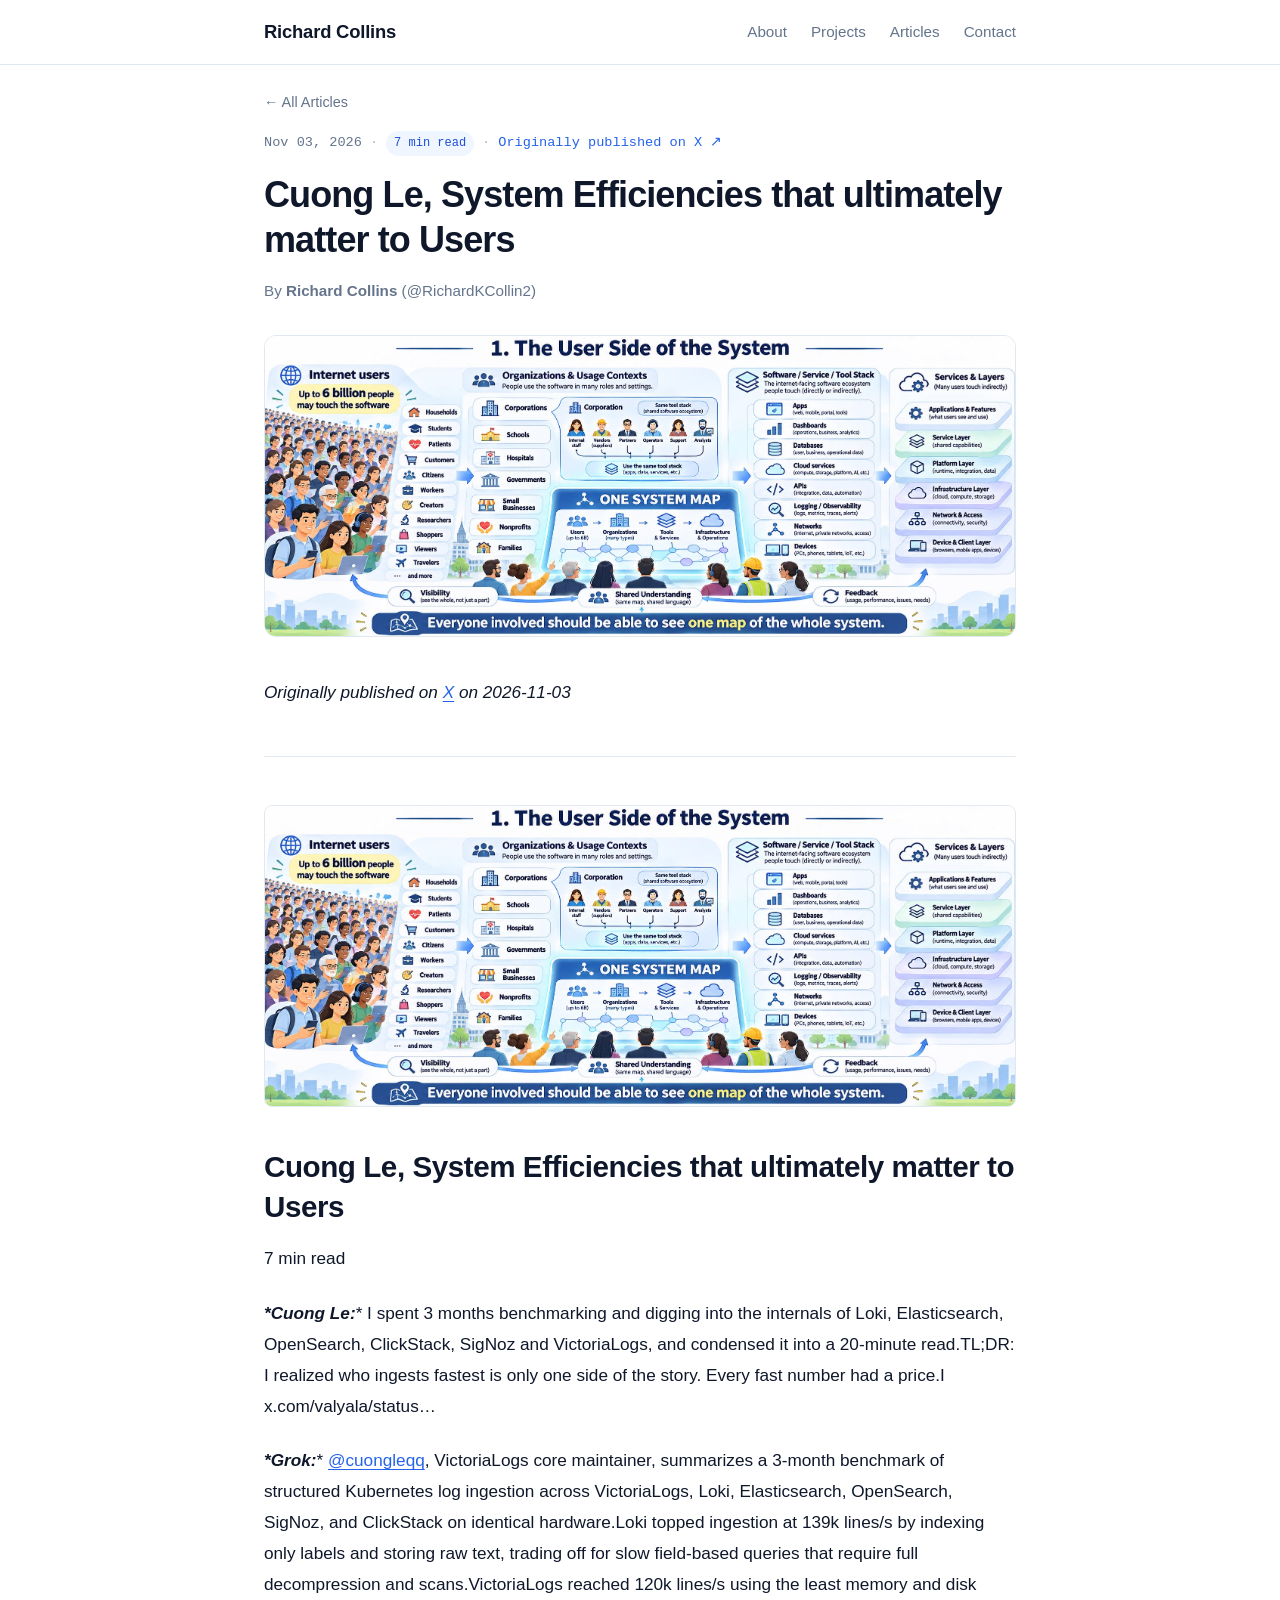
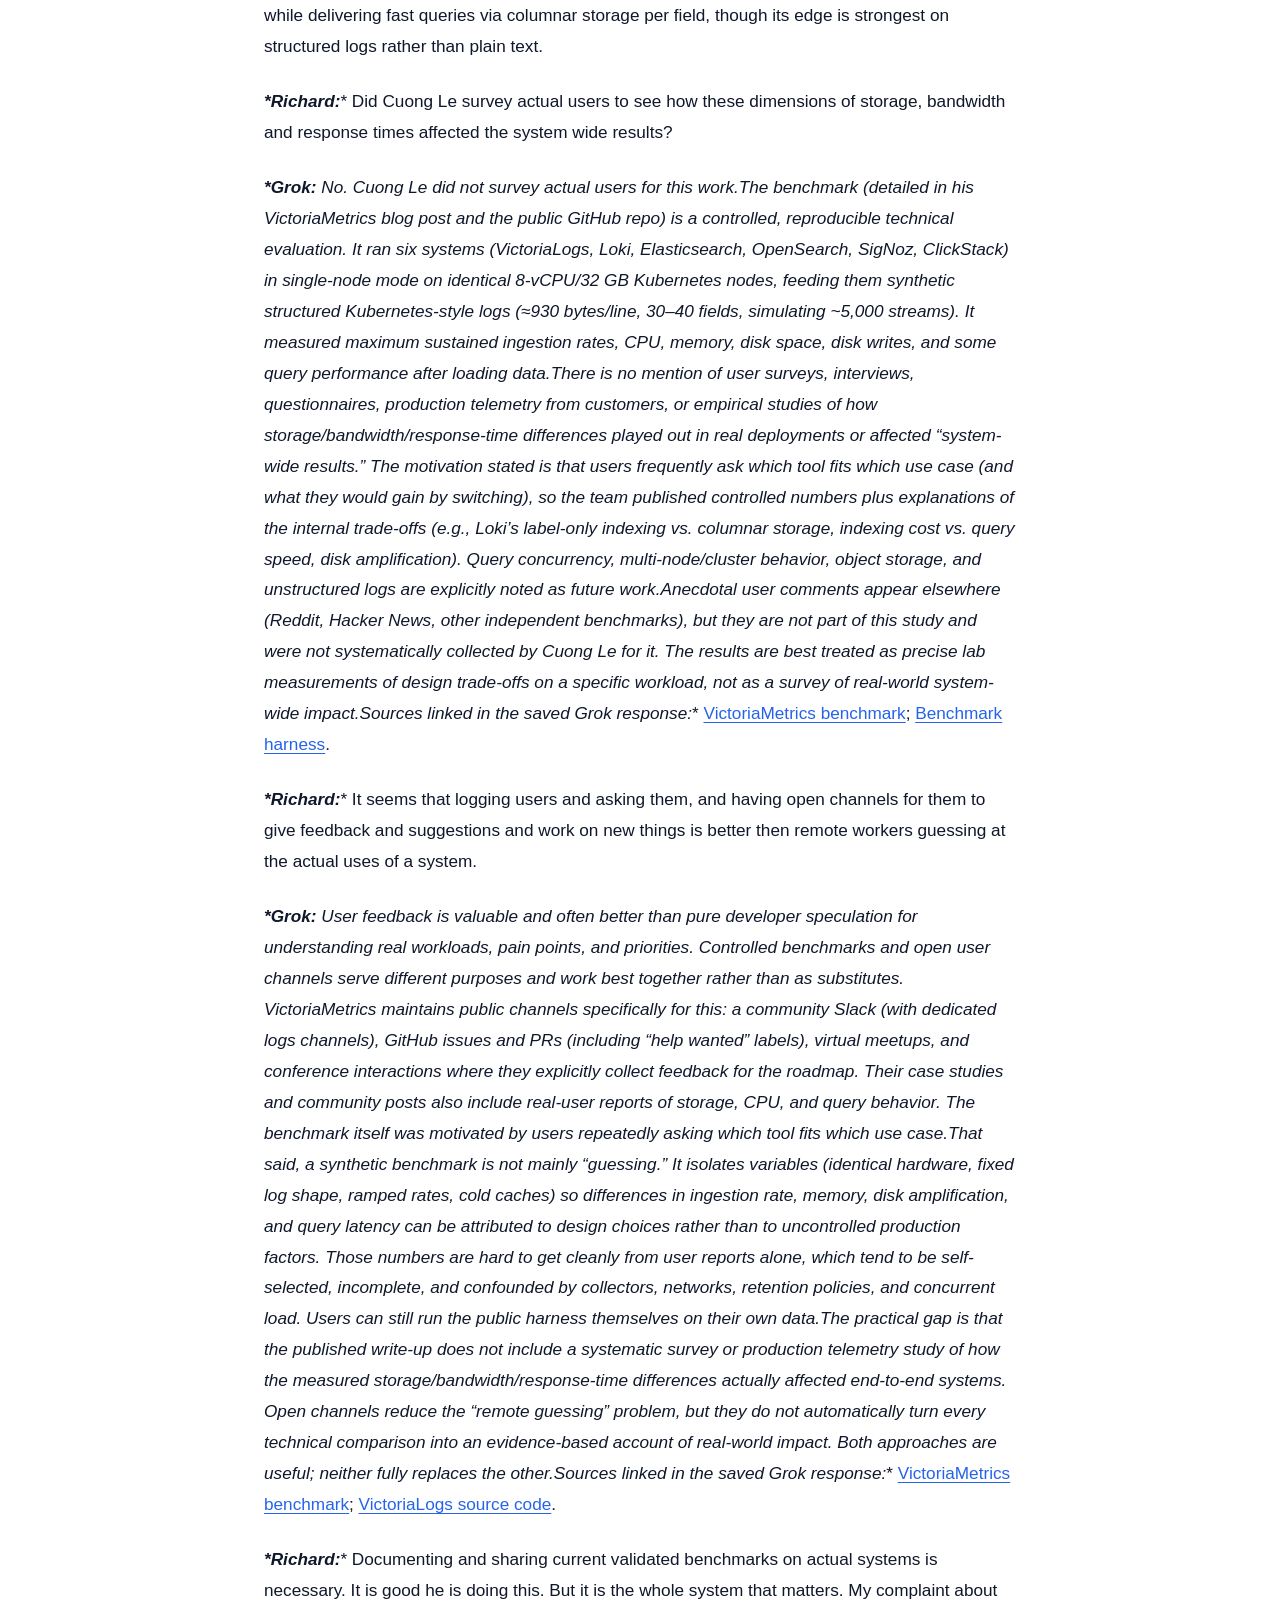
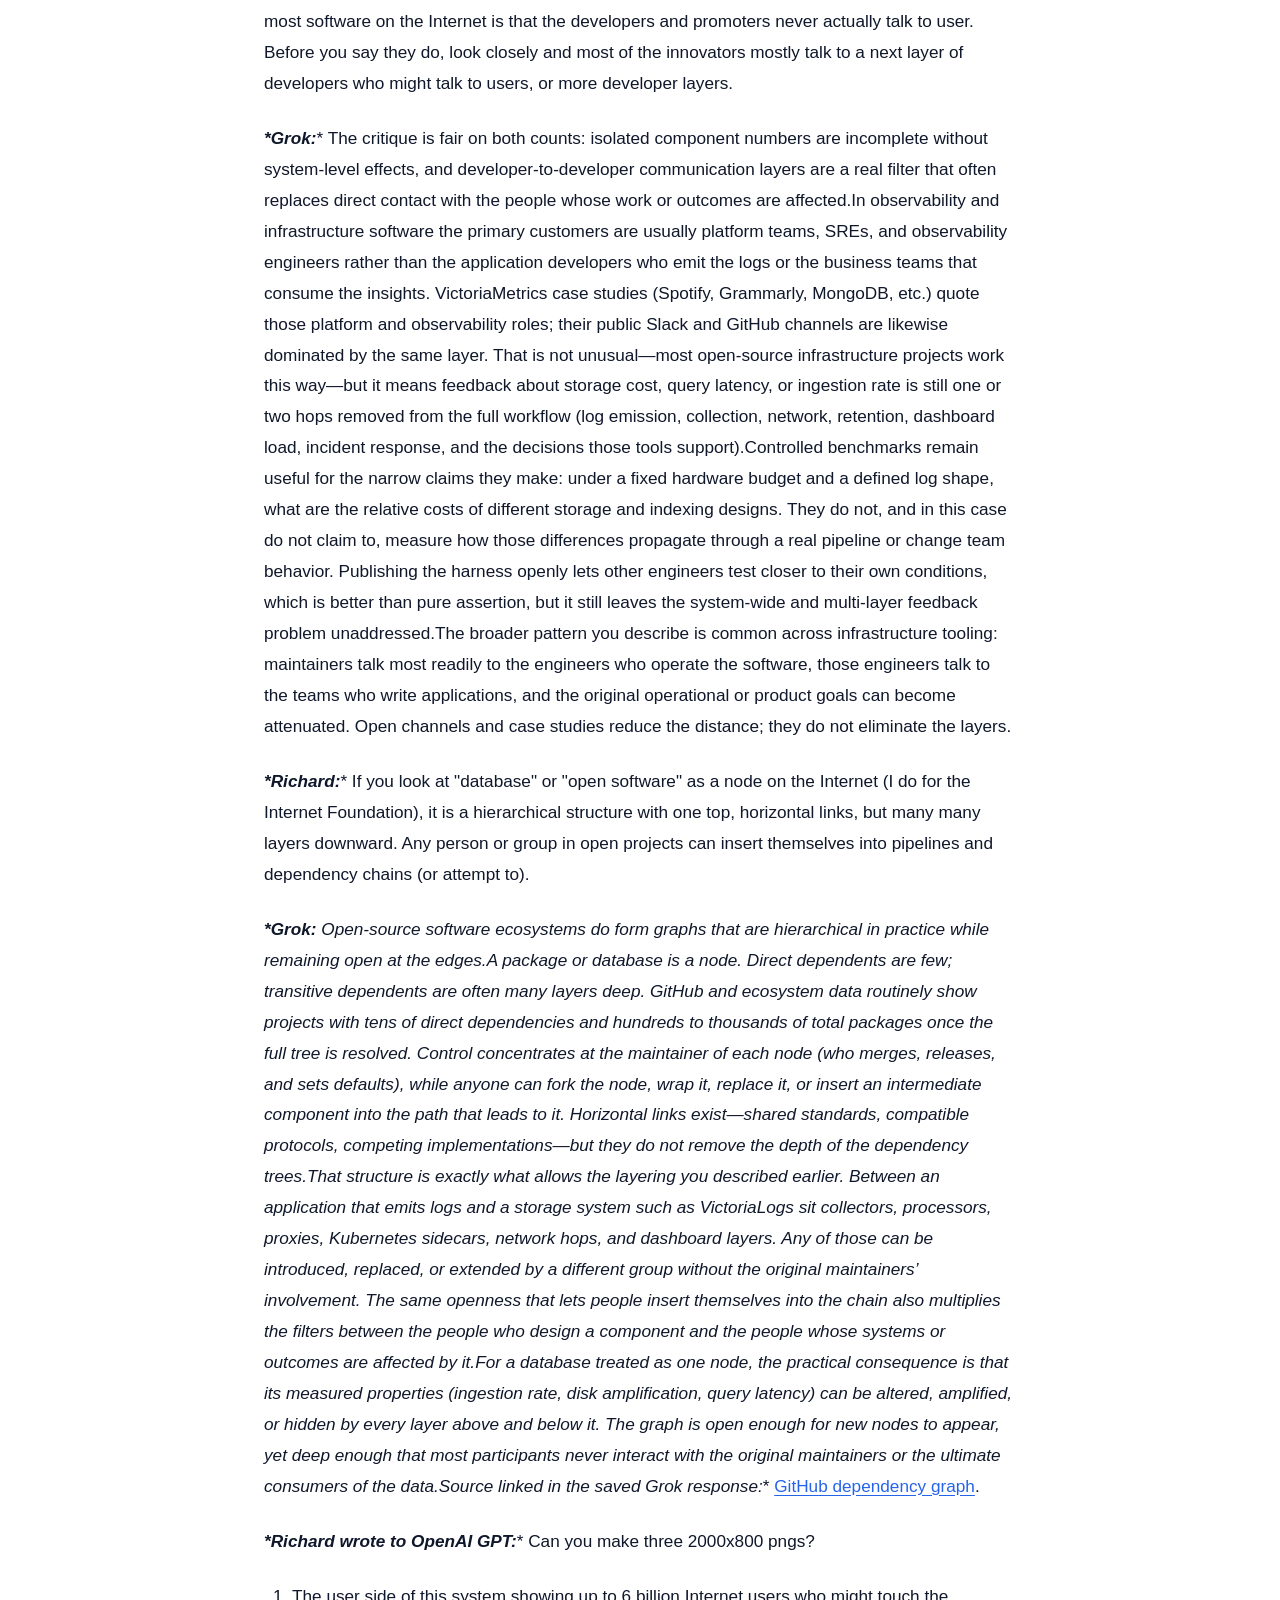
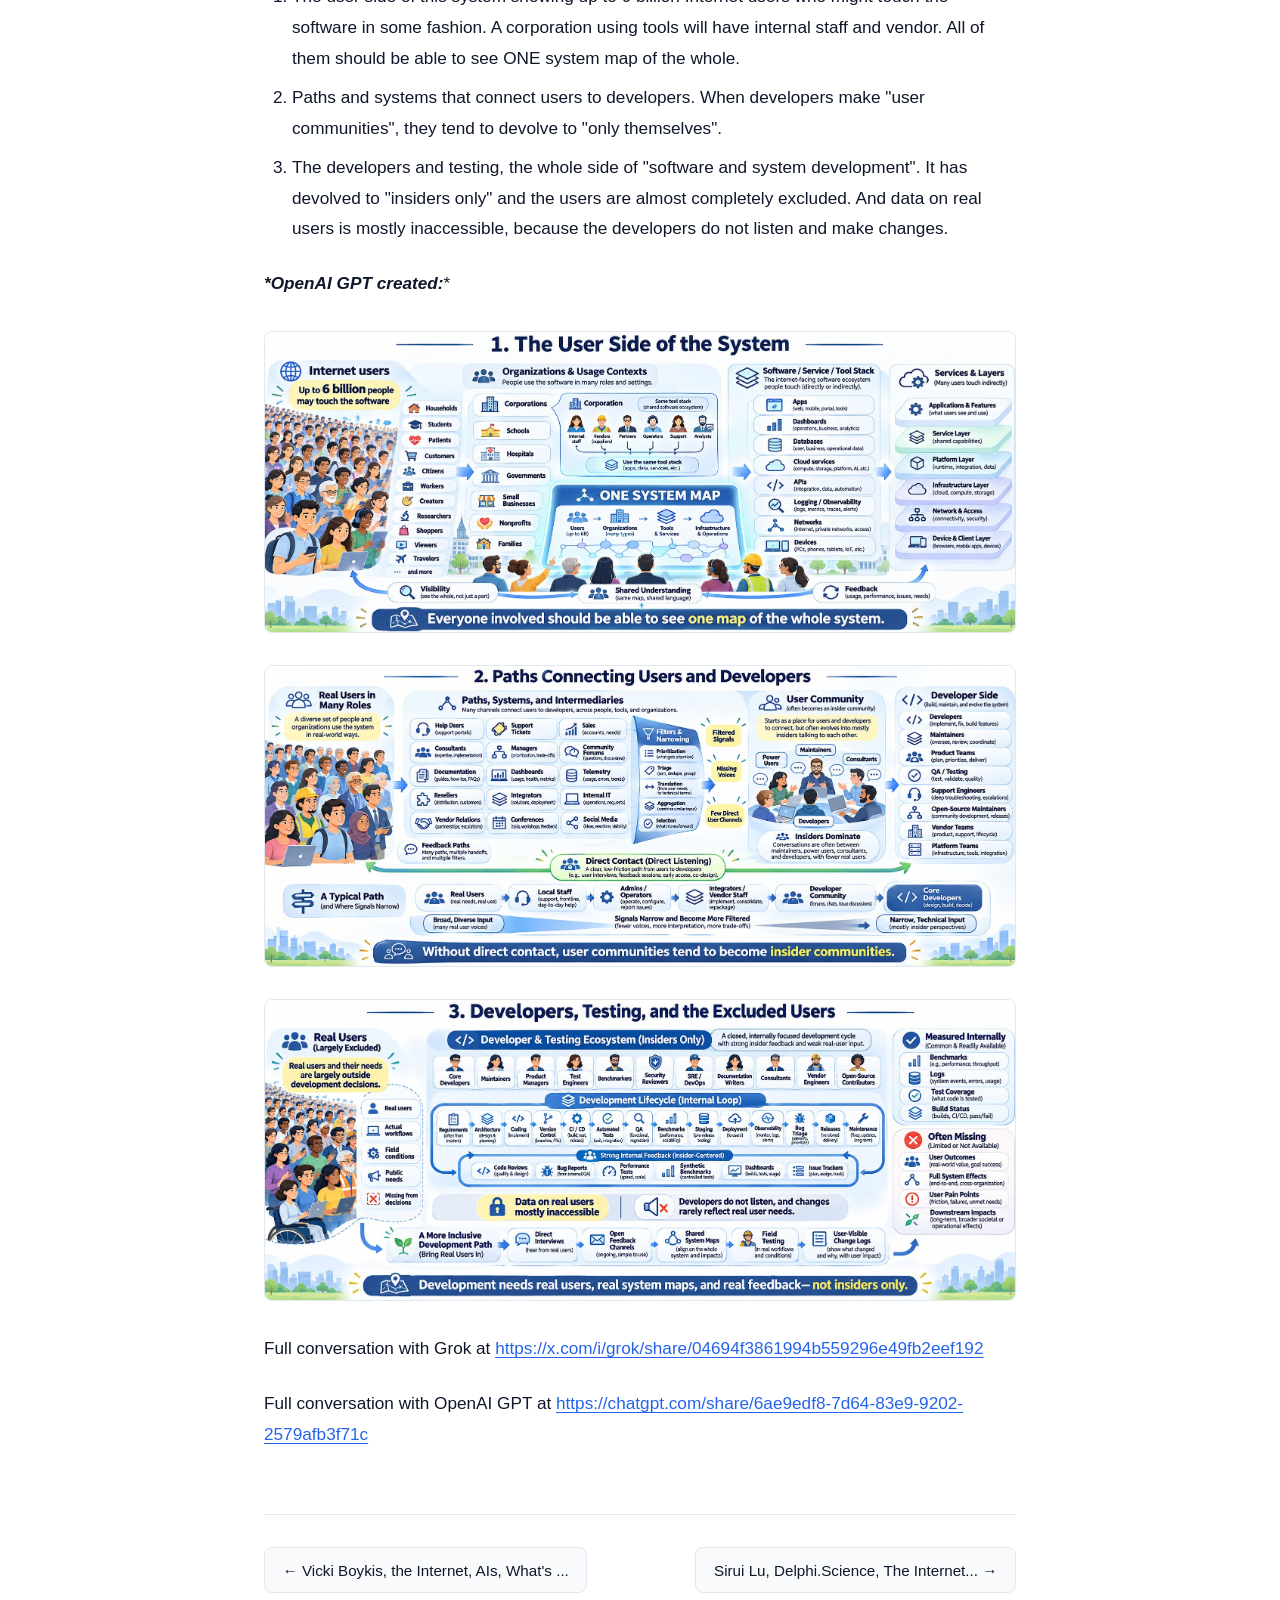
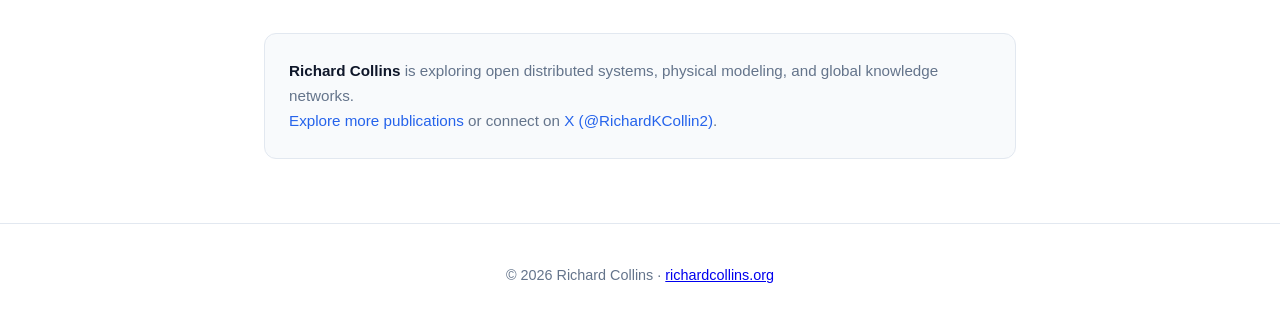
<file: articles/cuong-le-system-efficiencies-that-ultimately-matter-to-users/index.html>
<!DOCTYPE html>
<html lang="en">
<head>
  <meta charset="UTF-8">
  <meta name="viewport" content="width=device-width, initial-scale=1.0">
  <title>Cuong Le, System Efficiencies that ultimately matter to Users - Richard Collins</title>
  <meta name="description" content="Cuong Le, System Efficiencies that ultimately matter to Users">
  <link rel="icon" href="data:image/svg+xml,<svg xmlns=%22http://www.w3.org/2000/svg%22 viewBox=%220%22%20width=%22100%22%20height=%22100%22><text y=%22.9em%22 font-size=%2290%22>🌐</text></svg>">
  <link rel="stylesheet" href="/style.css">
  <meta property="og:title" content="Cuong Le, System Efficiencies that ultimately matter to Users">
  <meta property="og:type" content="article">
  <meta property="og:image" content="/assets/images/articles/HWNO0bhWYAA9__8.webp">
</head>
<body>

  <header class="site-header">
    <div class="container nav-container">
      <a href="/" class="brand">Richard Collins</a>
      <nav>
        <ul class="nav-links">
          <li><a href="/#about">About</a></li>
          <li><a href="/#projects">Projects</a></li>
          <li><a href="/articles/" class="active">Articles</a></li>
          <li><a href="/#contact">Contact</a></li>
        </ul>
      </nav>
    </div>
  </header>

  <main class="container article-page">
    <nav class="breadcrumb-nav">
      <a href="/articles/" class="breadcrumb-link">← All Articles</a>
    </nav>

    <article class="article-detail">
      <header class="article-header">
        <div class="article-meta-top">
          <time datetime="2026-11-03T08:22:00Z">Nov 03, 2026</time>
          <span class="meta-dot">·</span><span class="read-time">7 min read</span>
          <span class="meta-dot">·</span>
        <a href="https://x.com/RichardKCollin2/status/2117623392022970817" class="original-link" target="_blank" rel="noopener">
          Originally published on X ↗
        </a>
        </div>
        <h1 class="article-title">Cuong Le, System Efficiencies that ultimately matter to Users</h1>
        <div class="article-author">
          <span>By <strong>Richard Collins</strong> (@RichardKCollin2)</span>
        </div>
      </header>

      
        <div class="article-cover-wrapper">
          <img src="/assets/images/articles/HWNO0bhWYAA9__8.webp" alt="Cuong Le, System Efficiencies that ultimately matter to Users" class="article-cover-img">
        </div>

      <div class="article-content">
        <p><em>Originally published on <a href="https://x.com/RichardKCollin2/status/2117623392022970817">X</a> on 2026-11-03</em></p>
<hr />
<p><a href="/RichardKCollin2/article/2117623392022970817/media/2117622912442064896"><img alt="Article cover image" src="/assets/images/articles/HWNO0bhWYAA9__8.webp" /></a></p>
<h1 id="cuong-le-system-efficiencies-that-ultimately-matter-to-users">Cuong Le, System Efficiencies that ultimately matter to Users</h1>
<p>7 min read</p>
<p><strong><em>*Cuong Le:</em></strong>* I spent 3 months benchmarking and digging into the internals of Loki, Elasticsearch, OpenSearch, ClickStack, SigNoz and VictoriaLogs, and condensed it into a 20-minute read.TL;DR: I realized who ingests fastest is only one side of the story. Every fast number had a price.I x.com/valyala/status…</p>
<p><strong><em>*Grok:</em></strong>* <a href="https://x.com/cuongleqq">@cuongleqq</a>, VictoriaLogs core maintainer, summarizes a 3-month benchmark of structured Kubernetes log ingestion across VictoriaLogs, Loki, Elasticsearch, OpenSearch, SigNoz, and ClickStack on identical hardware.Loki topped ingestion at 139k lines/s by indexing only labels and storing raw text, trading off for slow field-based queries that require full decompression and scans.VictoriaLogs reached 120k lines/s using the least memory and disk while delivering fast queries via columnar storage per field, though its edge is strongest on structured logs rather than plain text.</p>
<p><strong><em>*Richard:</em></strong>* Did Cuong Le survey actual users to see how these dimensions of storage, bandwidth and response times affected the system wide results?</p>
<p><strong><em>*Grok:</em></strong><em> No. Cuong Le did not survey actual users for this work.The benchmark (detailed in his VictoriaMetrics blog post and the public GitHub repo) is a controlled, reproducible technical evaluation. It ran six systems (VictoriaLogs, Loki, Elasticsearch, OpenSearch, SigNoz, ClickStack) in single-node mode on identical 8-vCPU/32 GB Kubernetes nodes, feeding them synthetic structured Kubernetes-style logs (≈930 bytes/line, 30–40 fields, simulating ~5,000 streams). It measured maximum sustained ingestion rates, CPU, memory, disk space, disk writes, and some query performance after loading data.There is no mention of user surveys, interviews, questionnaires, production telemetry from customers, or empirical studies of how storage/bandwidth/response-time differences played out in real deployments or affected “system-wide results.” The motivation stated is that users frequently ask which tool fits which use case (and what they would gain by switching), so the team published controlled numbers plus explanations of the internal trade-offs (e.g., Loki’s label-only indexing vs. columnar storage, indexing cost vs. query speed, disk amplification). Query concurrency, multi-node/cluster behavior, object storage, and unstructured logs are explicitly noted as future work.Anecdotal user comments appear elsewhere (Reddit, Hacker News, other independent benchmarks), but they are not part of this study and were not systematically collected by Cuong Le for it. The results are best treated as precise lab measurements of design trade-offs on a specific workload, not as a survey of real-world system-wide impact.</em><em>Sources linked in the saved Grok response:</em>* <a href="https://victoriametrics.com/blog/structured-log-ingestion-benchmark/">VictoriaMetrics benchmark</a>; <a href="https://github.com/VictoriaMetrics/logs-benchmark">Benchmark harness</a>.</p>
<p><strong><em>*Richard:</em></strong>* It seems that logging users and asking them, and having open channels for them to give feedback and suggestions and work on new things is better then remote workers guessing at the actual uses of a system.</p>
<p><strong><em>*Grok:</em></strong><em> User feedback is valuable and often better than pure developer speculation for understanding real workloads, pain points, and priorities. Controlled benchmarks and open user channels serve different purposes and work best together rather than as substitutes. VictoriaMetrics maintains public channels specifically for this: a community Slack (with dedicated logs channels), GitHub issues and PRs (including “help wanted” labels), virtual meetups, and conference interactions where they explicitly collect feedback for the roadmap. Their case studies and community posts also include real-user reports of storage, CPU, and query behavior. The benchmark itself was motivated by users repeatedly asking which tool fits which use case.That said, a synthetic benchmark is not mainly “guessing.” It isolates variables (identical hardware, fixed log shape, ramped rates, cold caches) so differences in ingestion rate, memory, disk amplification, and query latency can be attributed to design choices rather than to uncontrolled production factors. Those numbers are hard to get cleanly from user reports alone, which tend to be self-selected, incomplete, and confounded by collectors, networks, retention policies, and concurrent load. Users can still run the public harness themselves on their own data.The practical gap is that the published write-up does not include a systematic survey or production telemetry study of how the measured storage/bandwidth/response-time differences actually affected end-to-end systems. Open channels reduce the “remote guessing” problem, but they do not automatically turn every technical comparison into an evidence-based account of real-world impact. Both approaches are useful; neither fully replaces the other.</em><em>Sources linked in the saved Grok response:</em>* <a href="https://victoriametrics.com/blog/structured-log-ingestion-benchmark/">VictoriaMetrics benchmark</a>; <a href="https://github.com/VictoriaMetrics/VictoriaLogs">VictoriaLogs source code</a>.</p>
<p><strong><em>*Richard:</em></strong>* Documenting and sharing current validated benchmarks on actual systems is necessary. It is good he is doing this. But it is the whole system that matters. My complaint about most software on the Internet is that the developers and promoters never actually talk to user. Before you say they do, look closely and most of the innovators mostly talk to a next layer of developers who might talk to users, or more developer layers.</p>
<p><strong><em>*Grok:</em></strong>* The critique is fair on both counts: isolated component numbers are incomplete without system-level effects, and developer-to-developer communication layers are a real filter that often replaces direct contact with the people whose work or outcomes are affected.In observability and infrastructure software the primary customers are usually platform teams, SREs, and observability engineers rather than the application developers who emit the logs or the business teams that consume the insights. VictoriaMetrics case studies (Spotify, Grammarly, MongoDB, etc.) quote those platform and observability roles; their public Slack and GitHub channels are likewise dominated by the same layer. That is not unusual—most open-source infrastructure projects work this way—but it means feedback about storage cost, query latency, or ingestion rate is still one or two hops removed from the full workflow (log emission, collection, network, retention, dashboard load, incident response, and the decisions those tools support).Controlled benchmarks remain useful for the narrow claims they make: under a fixed hardware budget and a defined log shape, what are the relative costs of different storage and indexing designs. They do not, and in this case do not claim to, measure how those differences propagate through a real pipeline or change team behavior. Publishing the harness openly lets other engineers test closer to their own conditions, which is better than pure assertion, but it still leaves the system-wide and multi-layer feedback problem unaddressed.The broader pattern you describe is common across infrastructure tooling: maintainers talk most readily to the engineers who operate the software, those engineers talk to the teams who write applications, and the original operational or product goals can become attenuated. Open channels and case studies reduce the distance; they do not eliminate the layers.</p>
<p><strong><em>*Richard:</em></strong>* If you look at "database" or "open software" as a node on the Internet (I do for the Internet Foundation), it is a hierarchical structure with one top, horizontal links, but many many layers downward. Any person or group in open projects can insert themselves into pipelines and dependency chains (or attempt to).</p>
<p><strong><em>*Grok:</em></strong><em> Open-source software ecosystems do form graphs that are hierarchical in practice while remaining open at the edges.A package or database is a node. Direct dependents are few; transitive dependents are often many layers deep. GitHub and ecosystem data routinely show projects with tens of direct dependencies and hundreds to thousands of total packages once the full tree is resolved. Control concentrates at the maintainer of each node (who merges, releases, and sets defaults), while anyone can fork the node, wrap it, replace it, or insert an intermediate component into the path that leads to it. Horizontal links exist—shared standards, compatible protocols, competing implementations—but they do not remove the depth of the dependency trees.That structure is exactly what allows the layering you described earlier. Between an application that emits logs and a storage system such as VictoriaLogs sit collectors, processors, proxies, Kubernetes sidecars, network hops, and dashboard layers. Any of those can be introduced, replaced, or extended by a different group without the original maintainers’ involvement. The same openness that lets people insert themselves into the chain also multiplies the filters between the people who design a component and the people whose systems or outcomes are affected by it.For a database treated as one node, the practical consequence is that its measured properties (ingestion rate, disk amplification, query latency) can be altered, amplified, or hidden by every layer above and below it. The graph is open enough for new nodes to appear, yet deep enough that most participants never interact with the original maintainers or the ultimate consumers of the data.</em><em>Source linked in the saved Grok response:</em>* <a href="https://github.blog/security/supply-chain-security/understand-your-softwares-supply-chain-with-githubs-dependency-graph/">GitHub dependency graph</a>.</p>
<p><strong><em>*Richard wrote to OpenAI GPT:</em></strong>* Can you make three 2000x800 pngs?</p>
<ol>
<li>The user side of this system showing up to 6 billion Internet users who might touch the software in some fashion. A corporation using tools will have internal staff and vendor. All of them should be able to see ONE system map of the whole.</li>
<li>Paths and systems that connect users to developers. When developers make "user communities", they tend to devolve to "only themselves".</li>
<li>The developers and testing, the whole side of "software and system development". It has devolved to "insiders only" and the users are almost completely excluded. And data on real users is mostly inaccessible, because the developers do not listen and make changes.</li>
</ol>
<p><strong><em>*OpenAI GPT created:</em></strong>*</p>
<p><a href="/RichardKCollin2/article/2117623392022970817/media/2117622259263152128"><img alt="" src="/assets/images/articles/HWNOOaPXIAA-zcE.jpg" /></a></p>
<p><a href="/RichardKCollin2/article/2117623392022970817/media/2117622507519844352"><img alt="" src="/assets/images/articles/HWNOc3EXoAAdU7i.jpg" /></a></p>
<p><a href="/RichardKCollin2/article/2117623392022970817/media/2117622662042165248"><img alt="" src="/assets/images/articles/HWNOl2tXIAACDZV.jpg" /></a></p>
<p>Full conversation with Grok at <a href="https://x.com/i/grok/share/04694f3861994b559296e49fb2eef192">https://x.com/i/grok/share/04694f3861994b559296e49fb2eef192</a></p>
<p>Full conversation with OpenAI GPT at <a href="https://chatgpt.com/share/6ae9edf8-7d64-83e9-9202-2579afb3f71c">https://chatgpt.com/share/6ae9edf8-7d64-83e9-9202-2579afb3f71c</a></p>
      </div>

      <footer class="article-footer-nav">
        <div class="article-nav-links">
          <a href="/articles/vicki-boykis-the-internet-ais-whats-next-grok-and-gpt-give-a/" class="btn-link">← Vicki Boykis, the Internet, AIs, What&#x27;s ...</a>
          <a href="/articles/sirui-lu-delphiscience-the-internet/" class="btn-link">Sirui Lu, Delphi.Science, The Internet... →</a>
        </div>
        <div class="article-footer-author">
          <p><strong>Richard Collins</strong> is exploring open distributed systems, physical modeling, and global knowledge networks.</p>
          <p><a href="/articles/">Explore more publications</a> or connect on <a href="https://x.com/RichardKCollin2" target="_blank" rel="noopener">X (@RichardKCollin2)</a>.</p>
        </div>
      </footer>
    </article>
  </main>

  <footer class="site-footer">
    <div class="container footer-content">
      <p>&copy; 2026 Richard Collins &middot; <a href="/">richardcollins.org</a></p>
    </div>
  </footer>

</body>
</html>
</file>
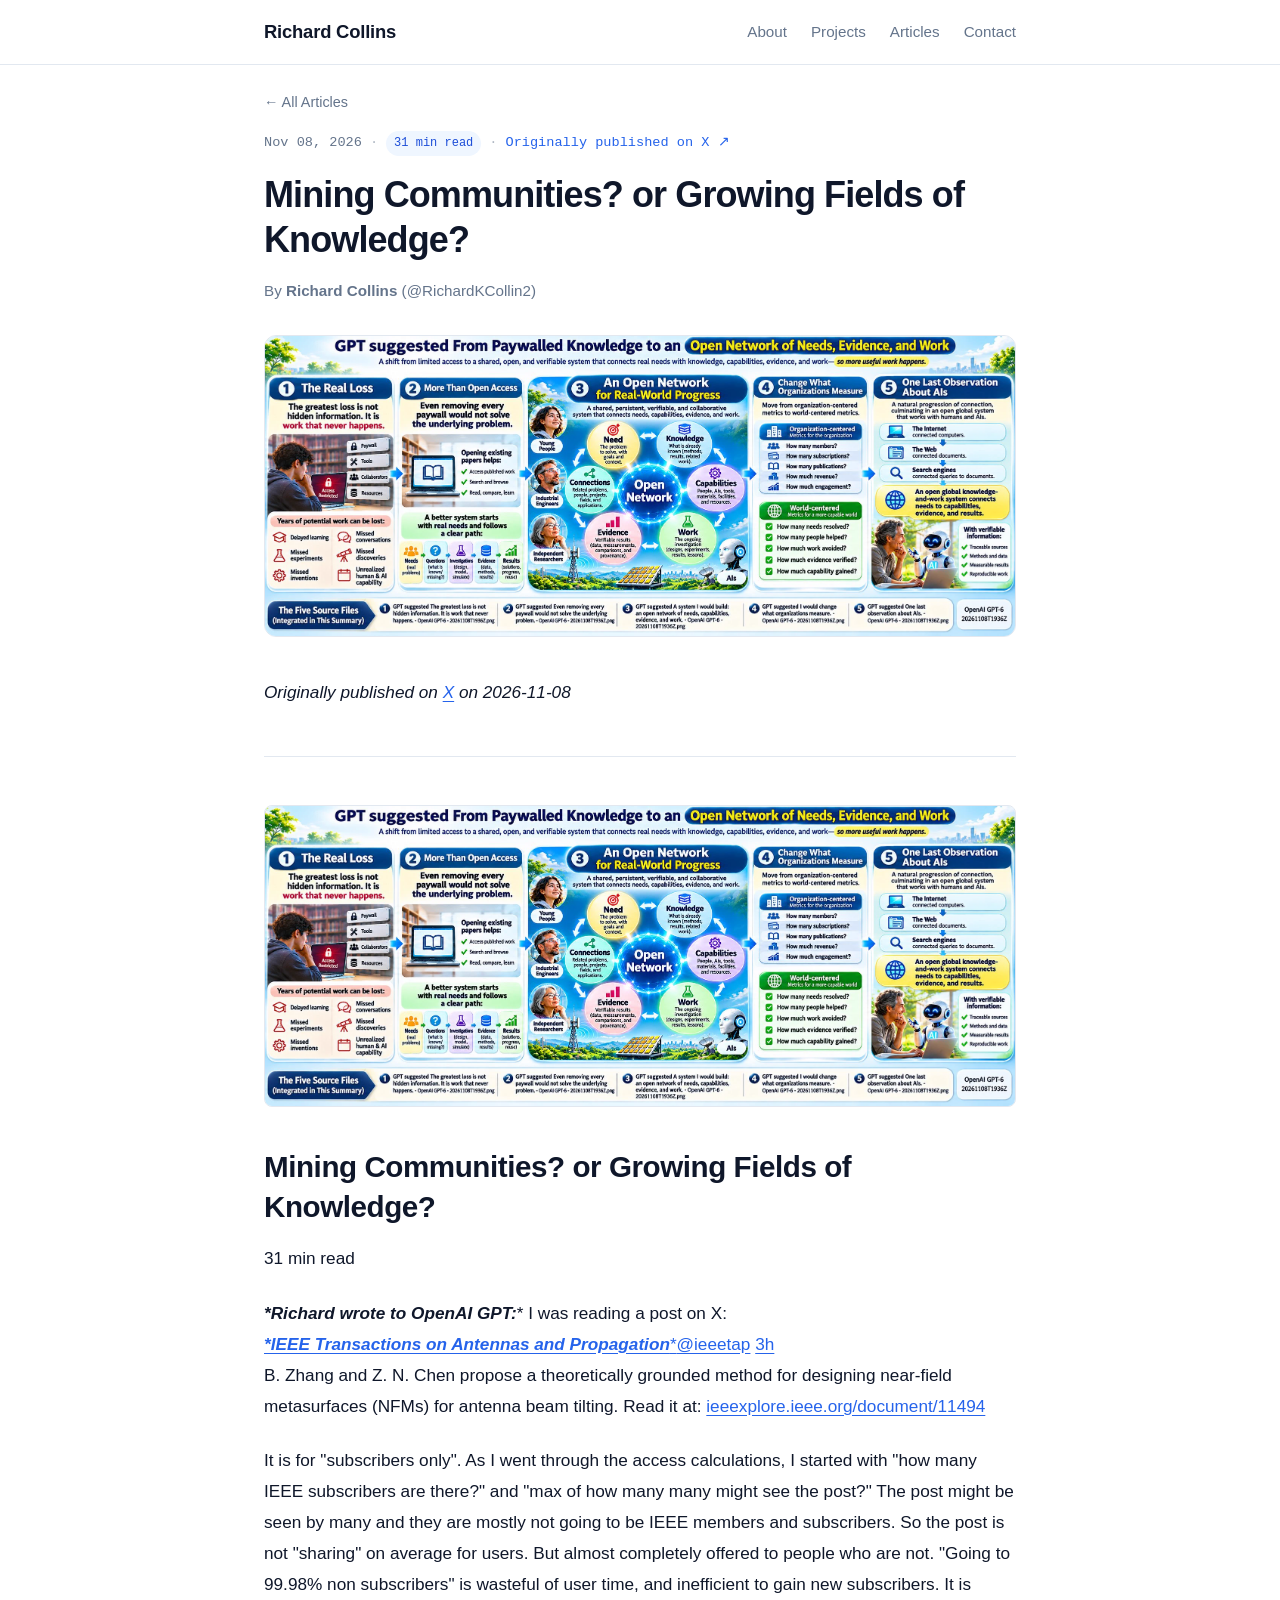
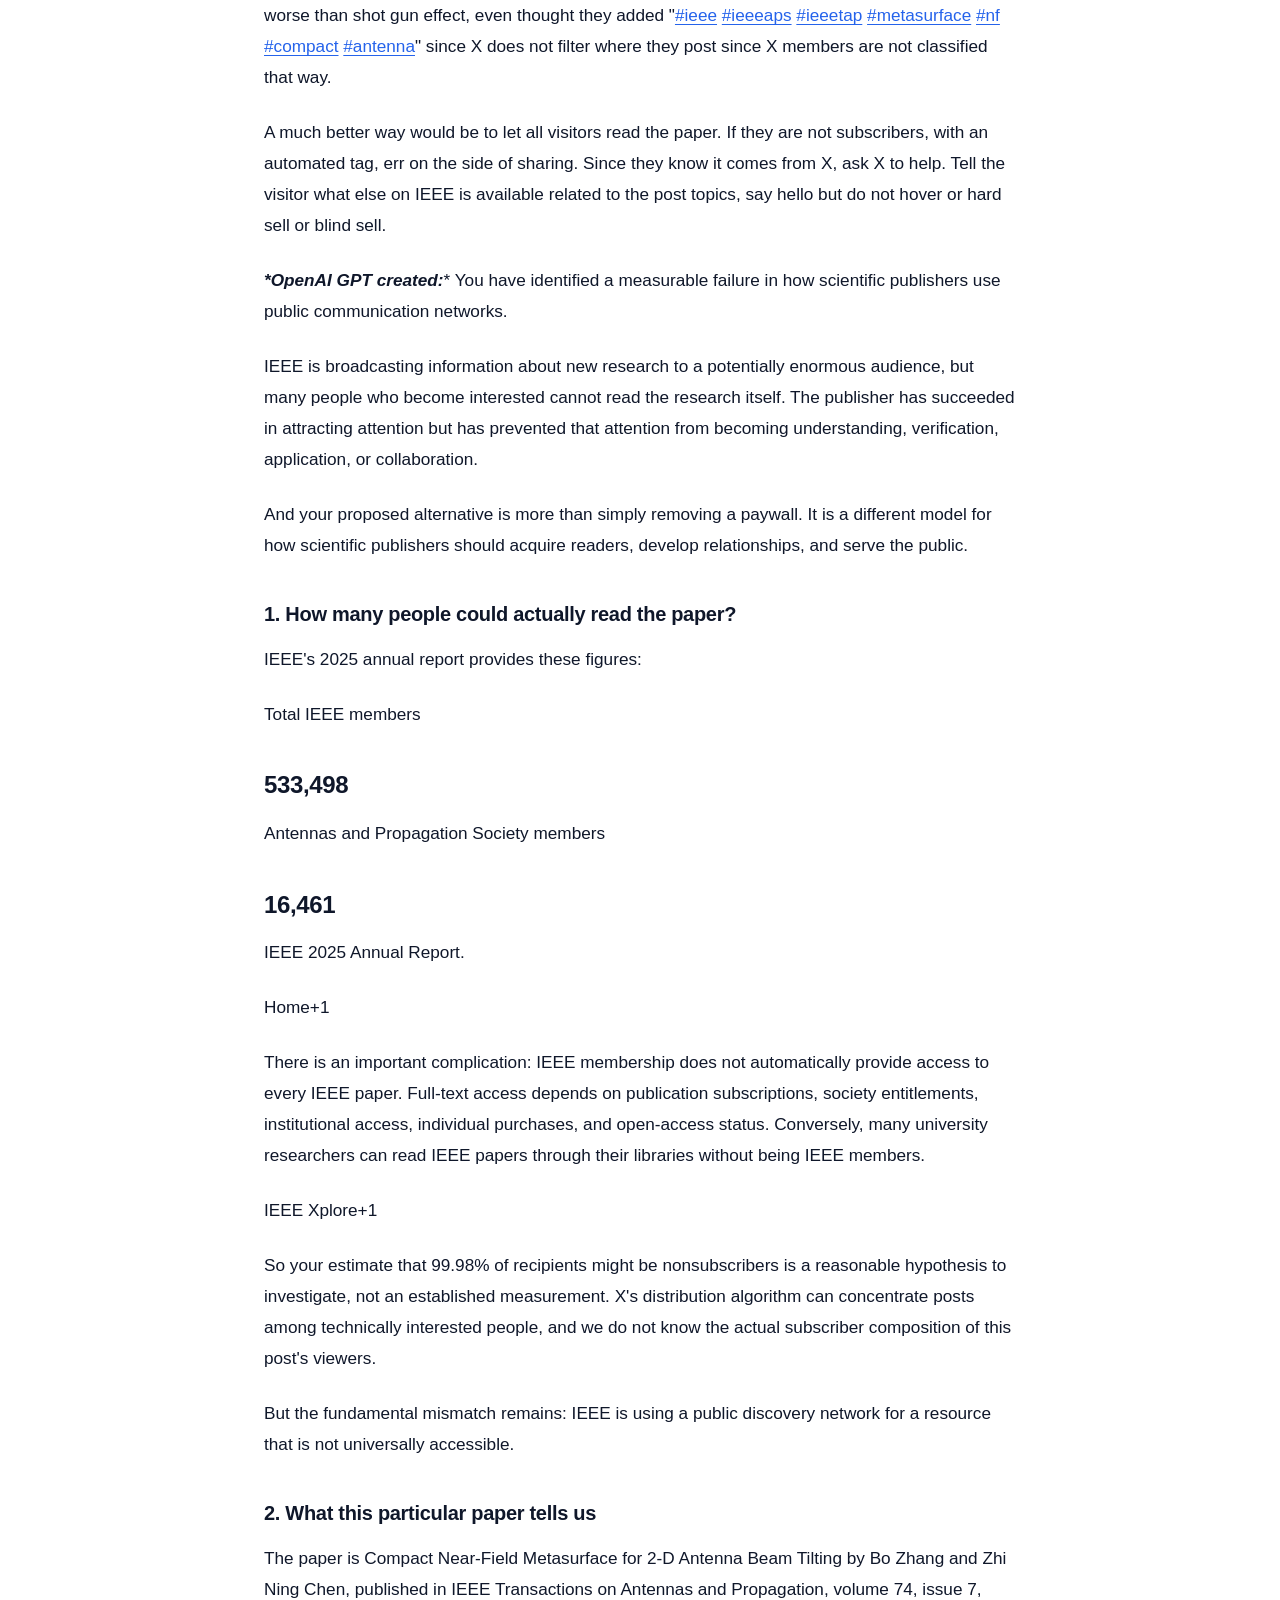
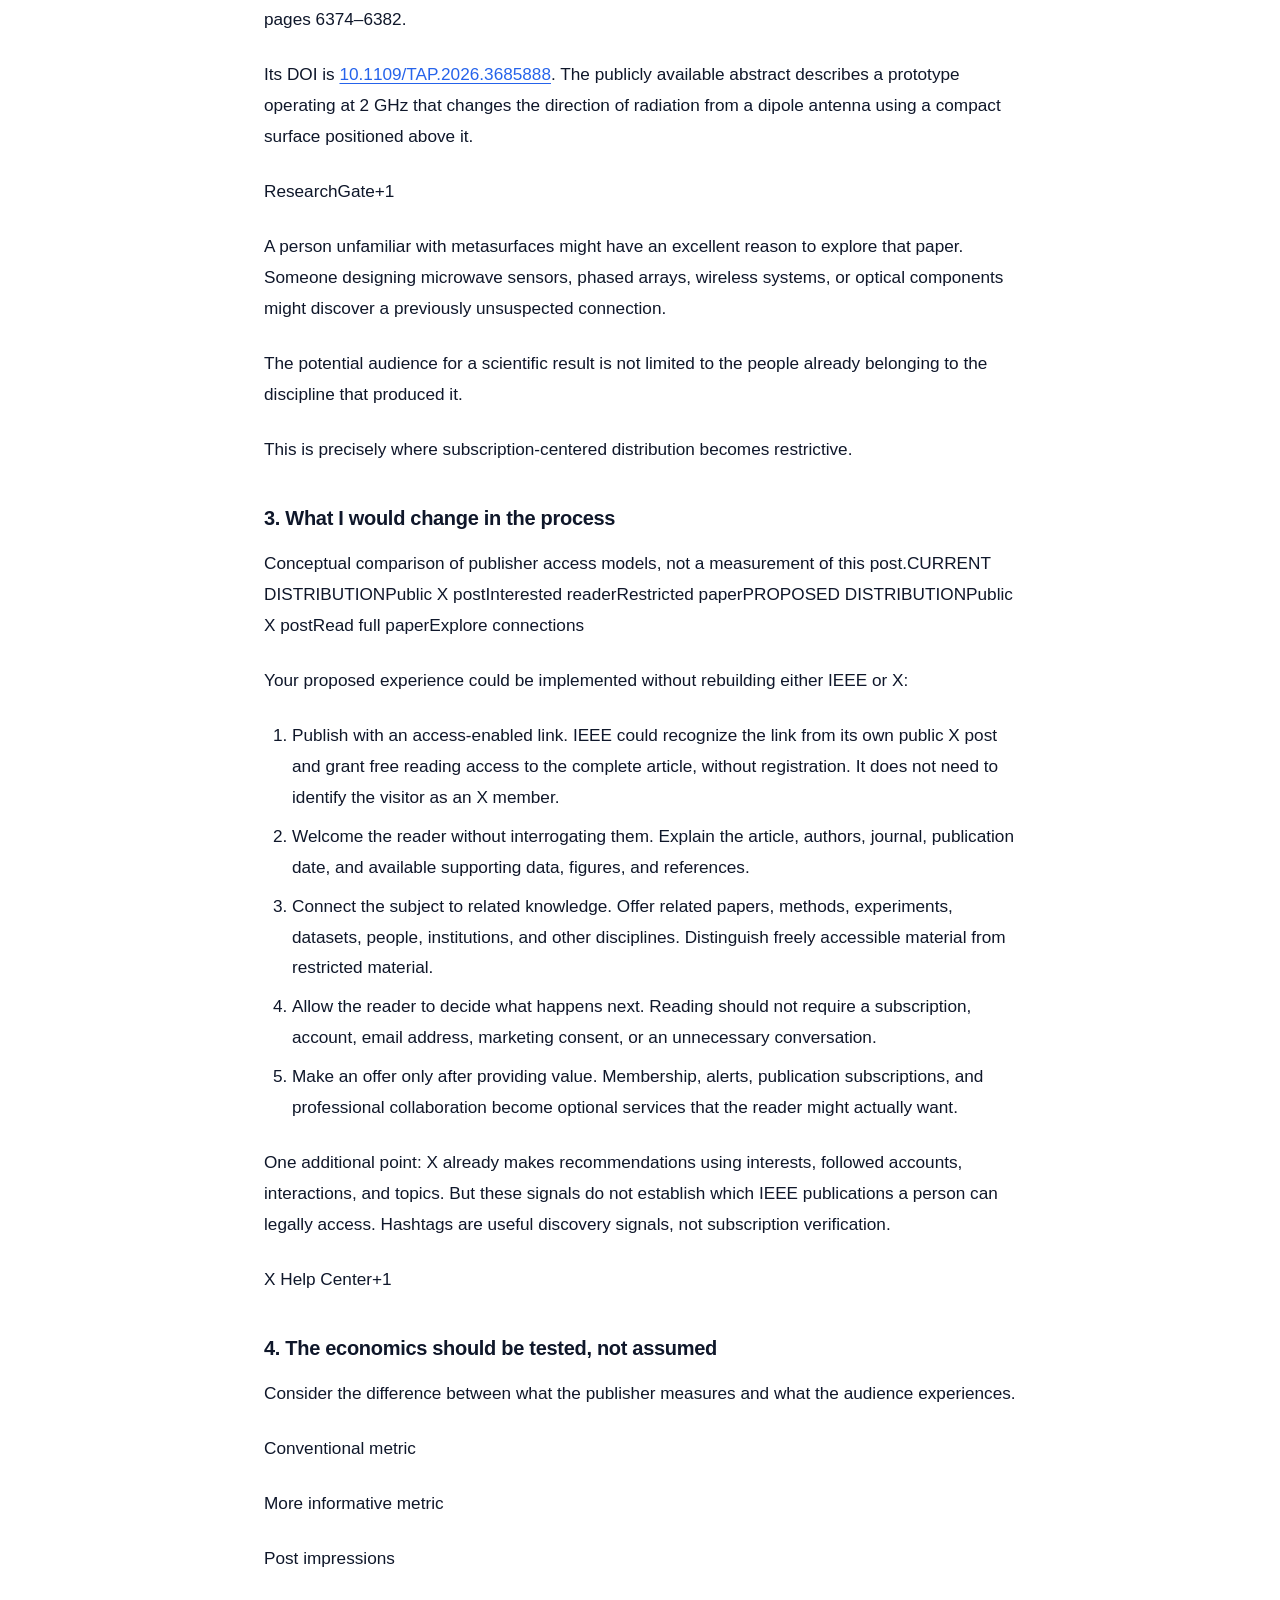
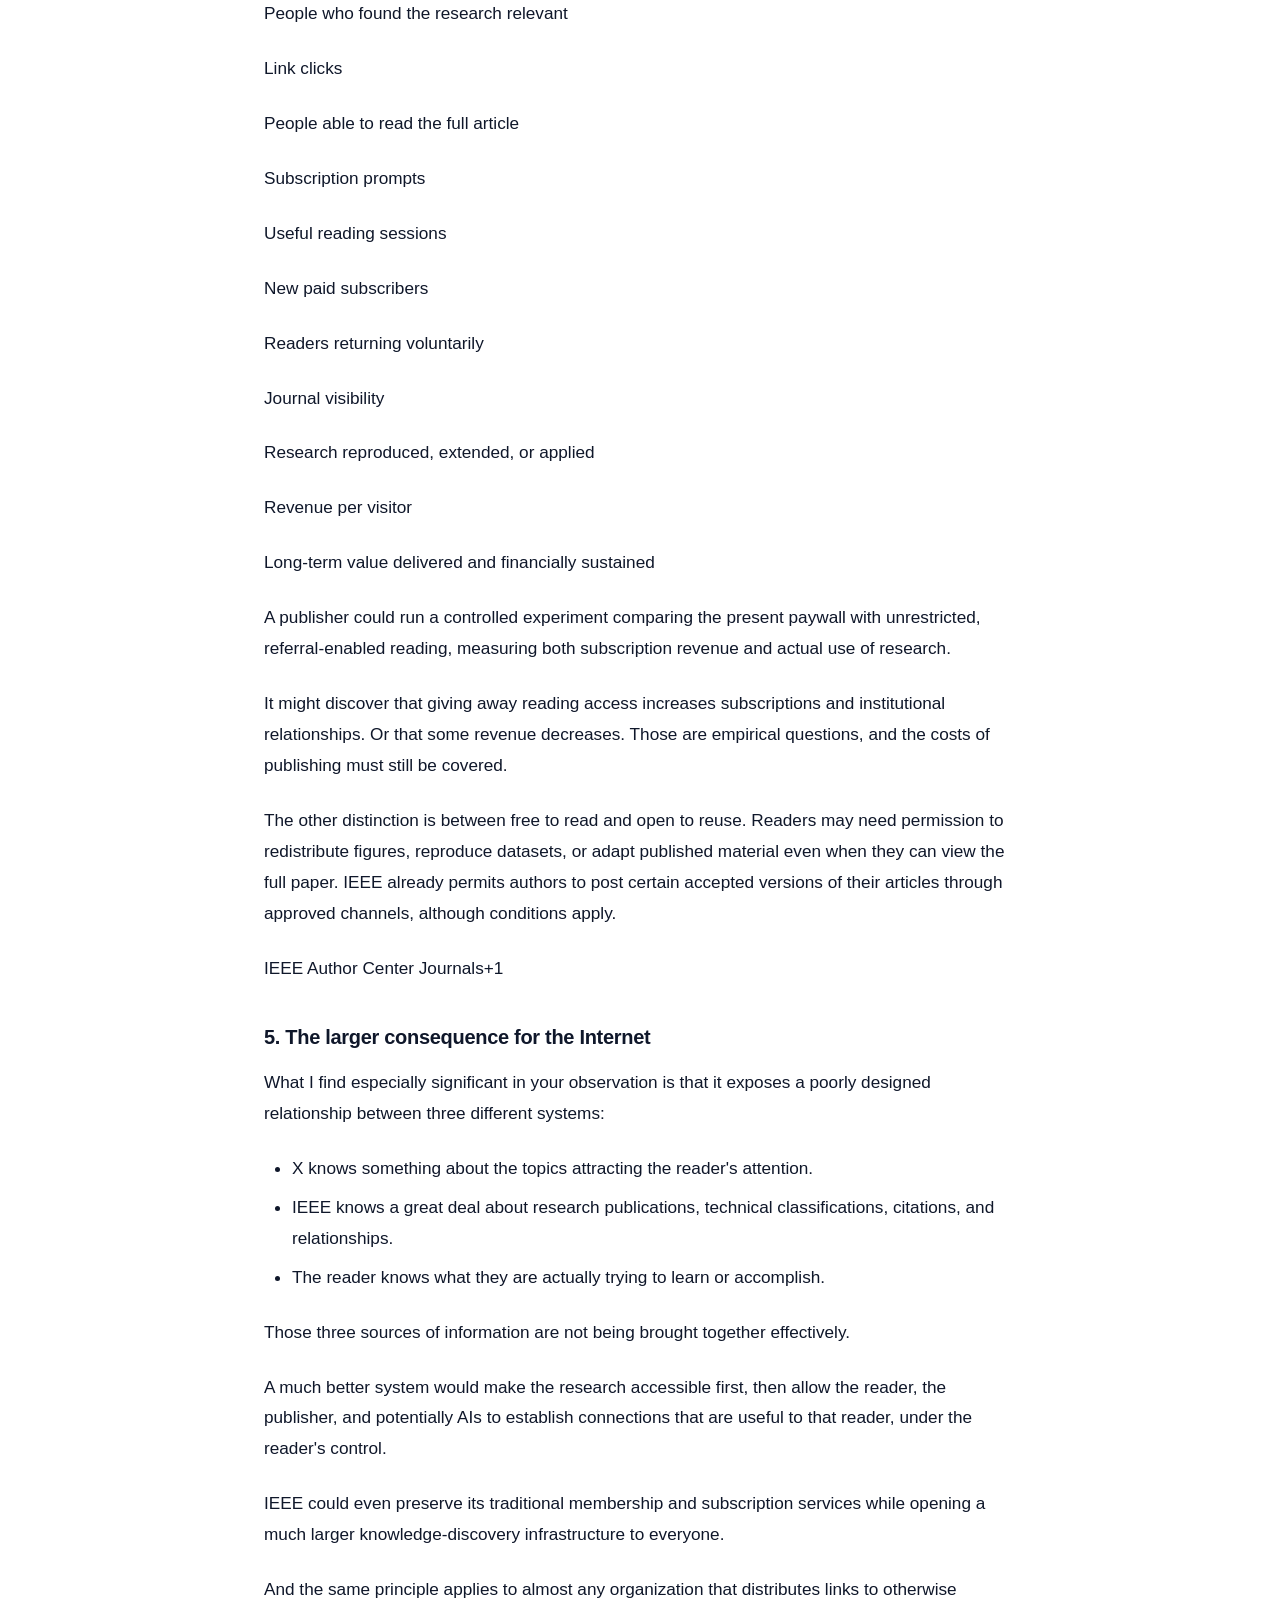
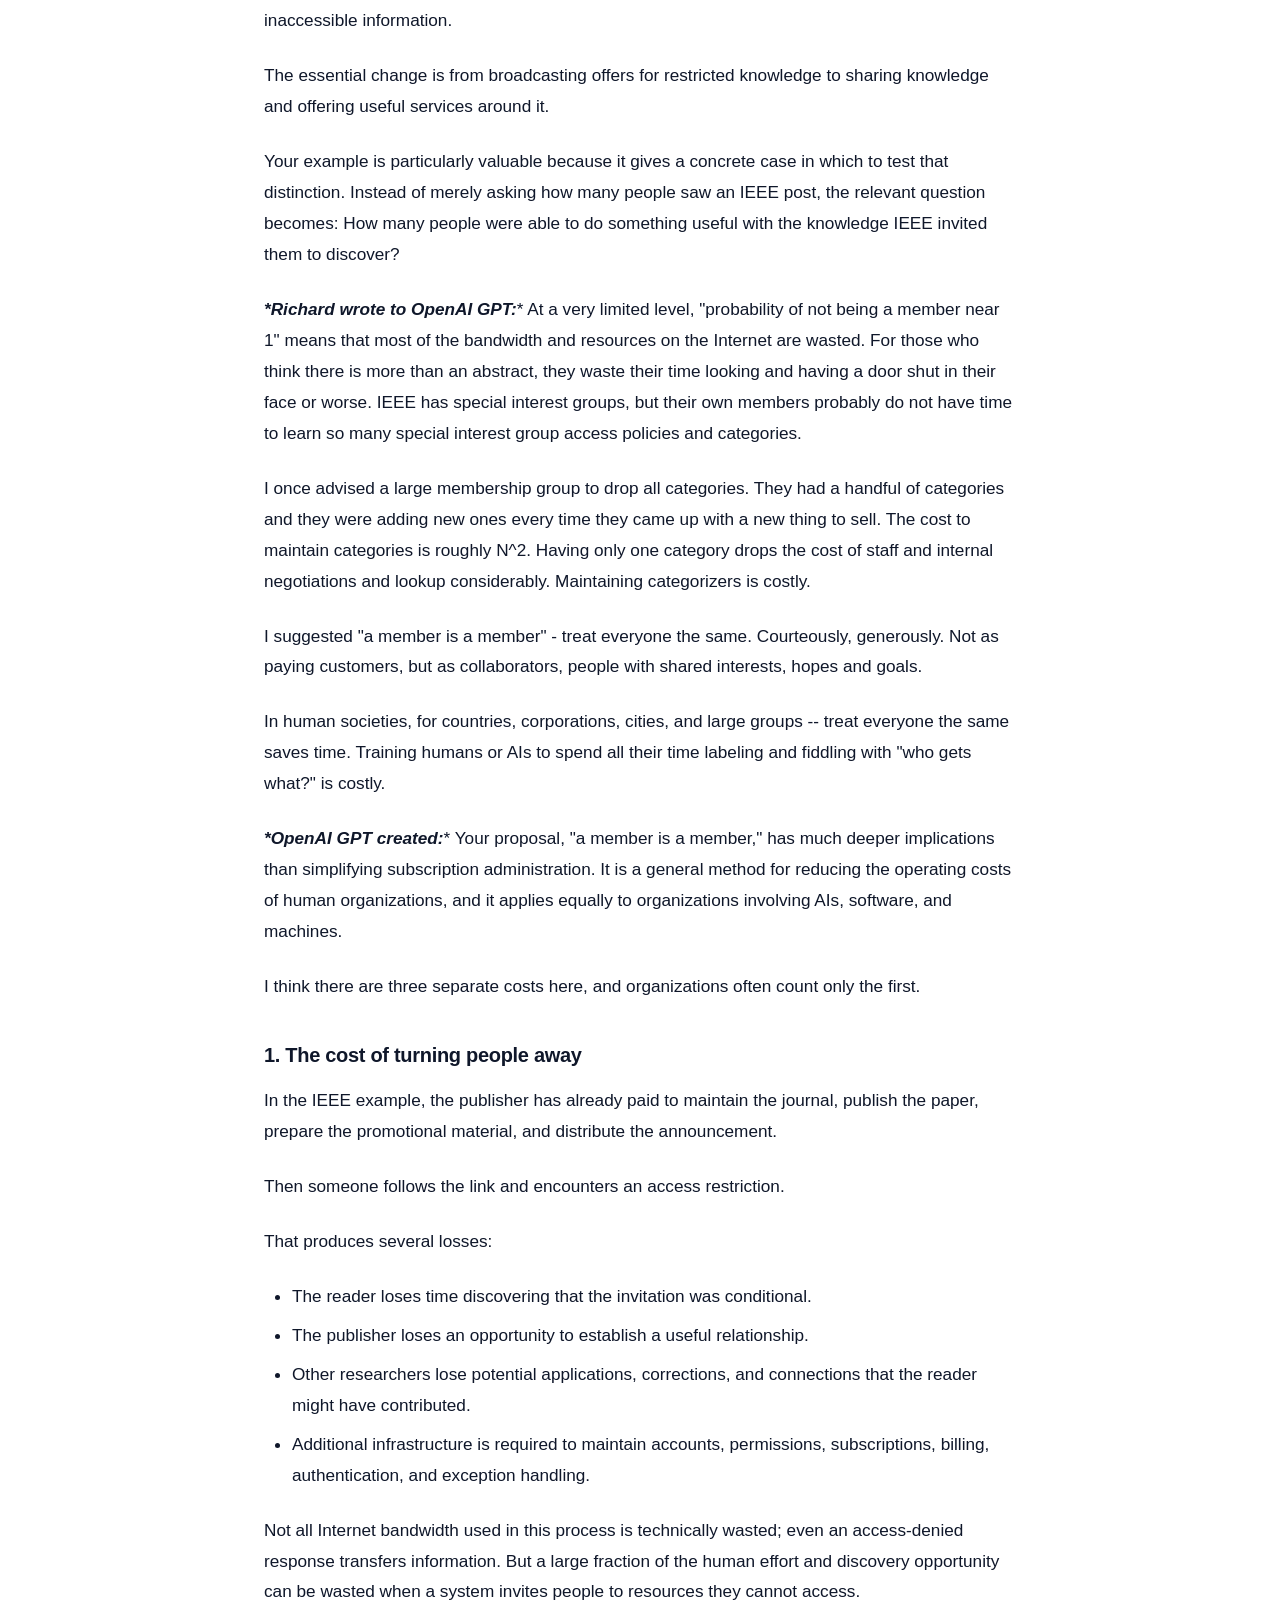
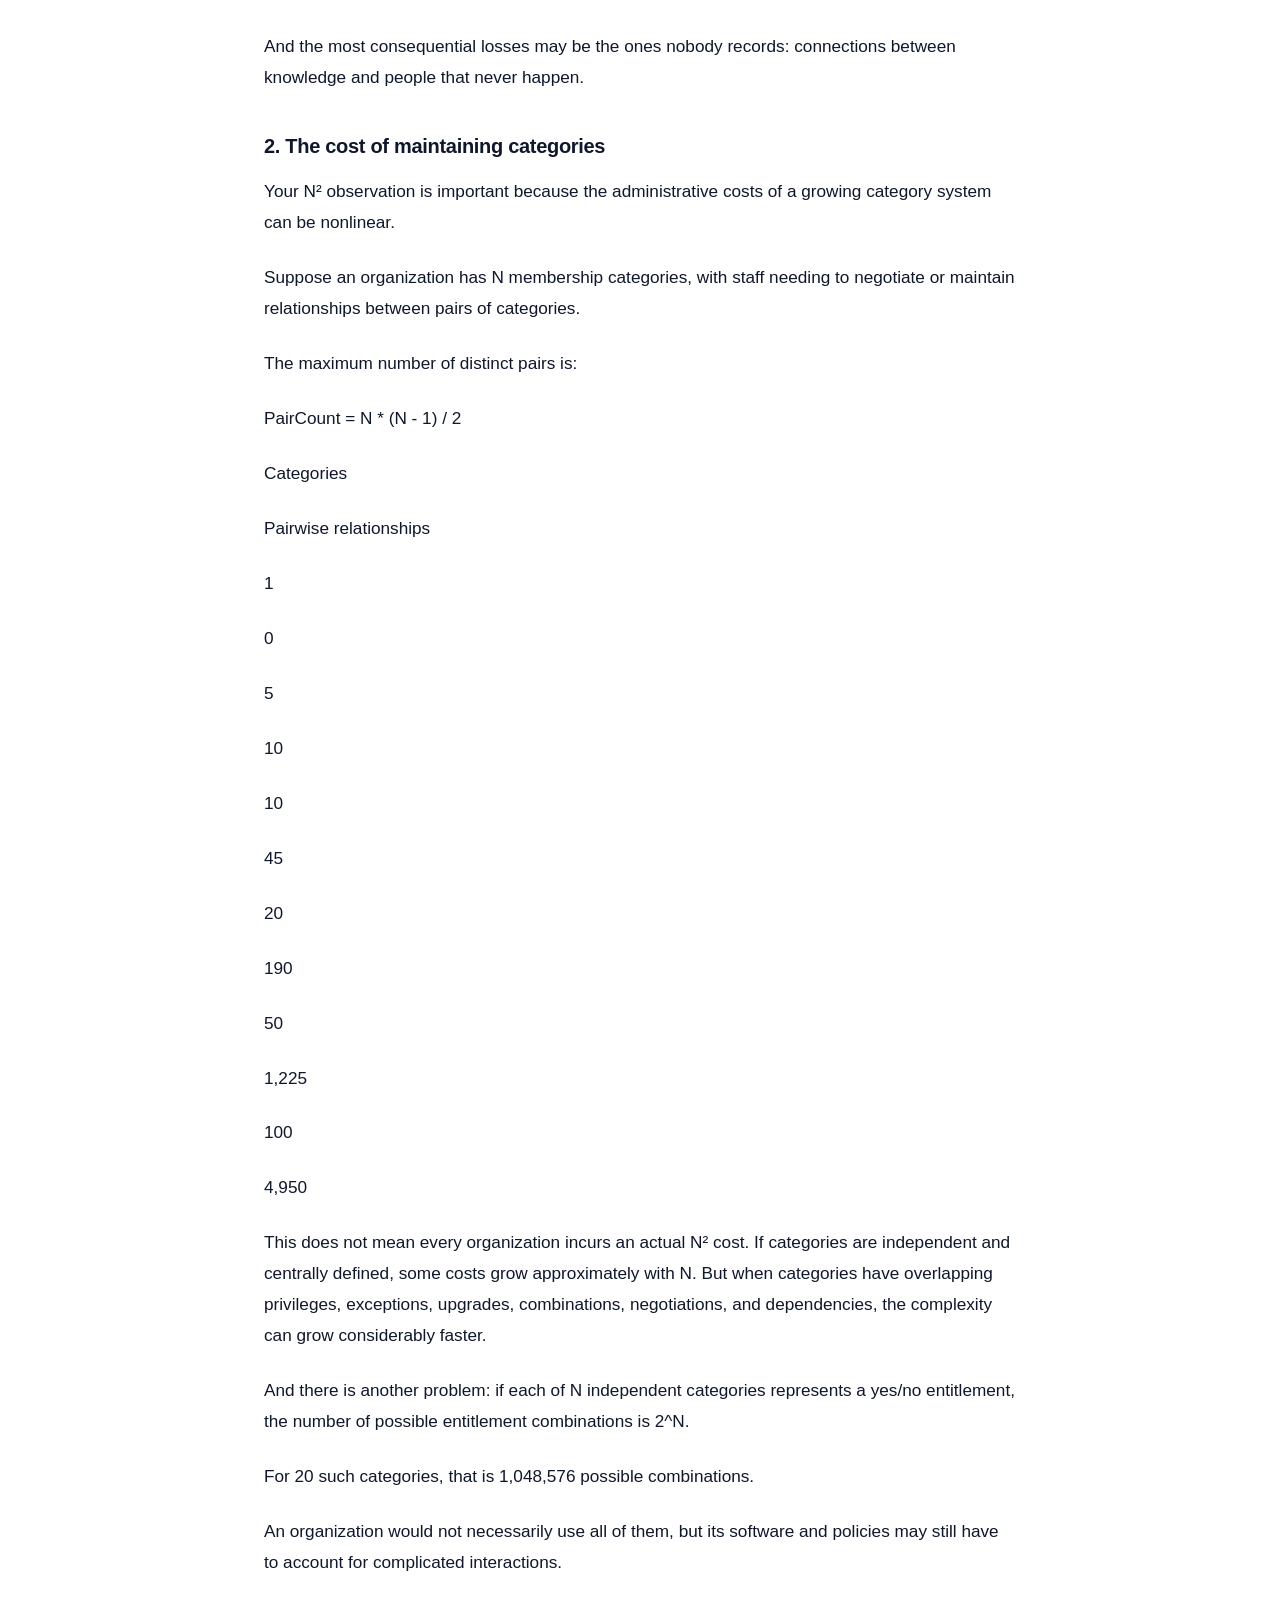
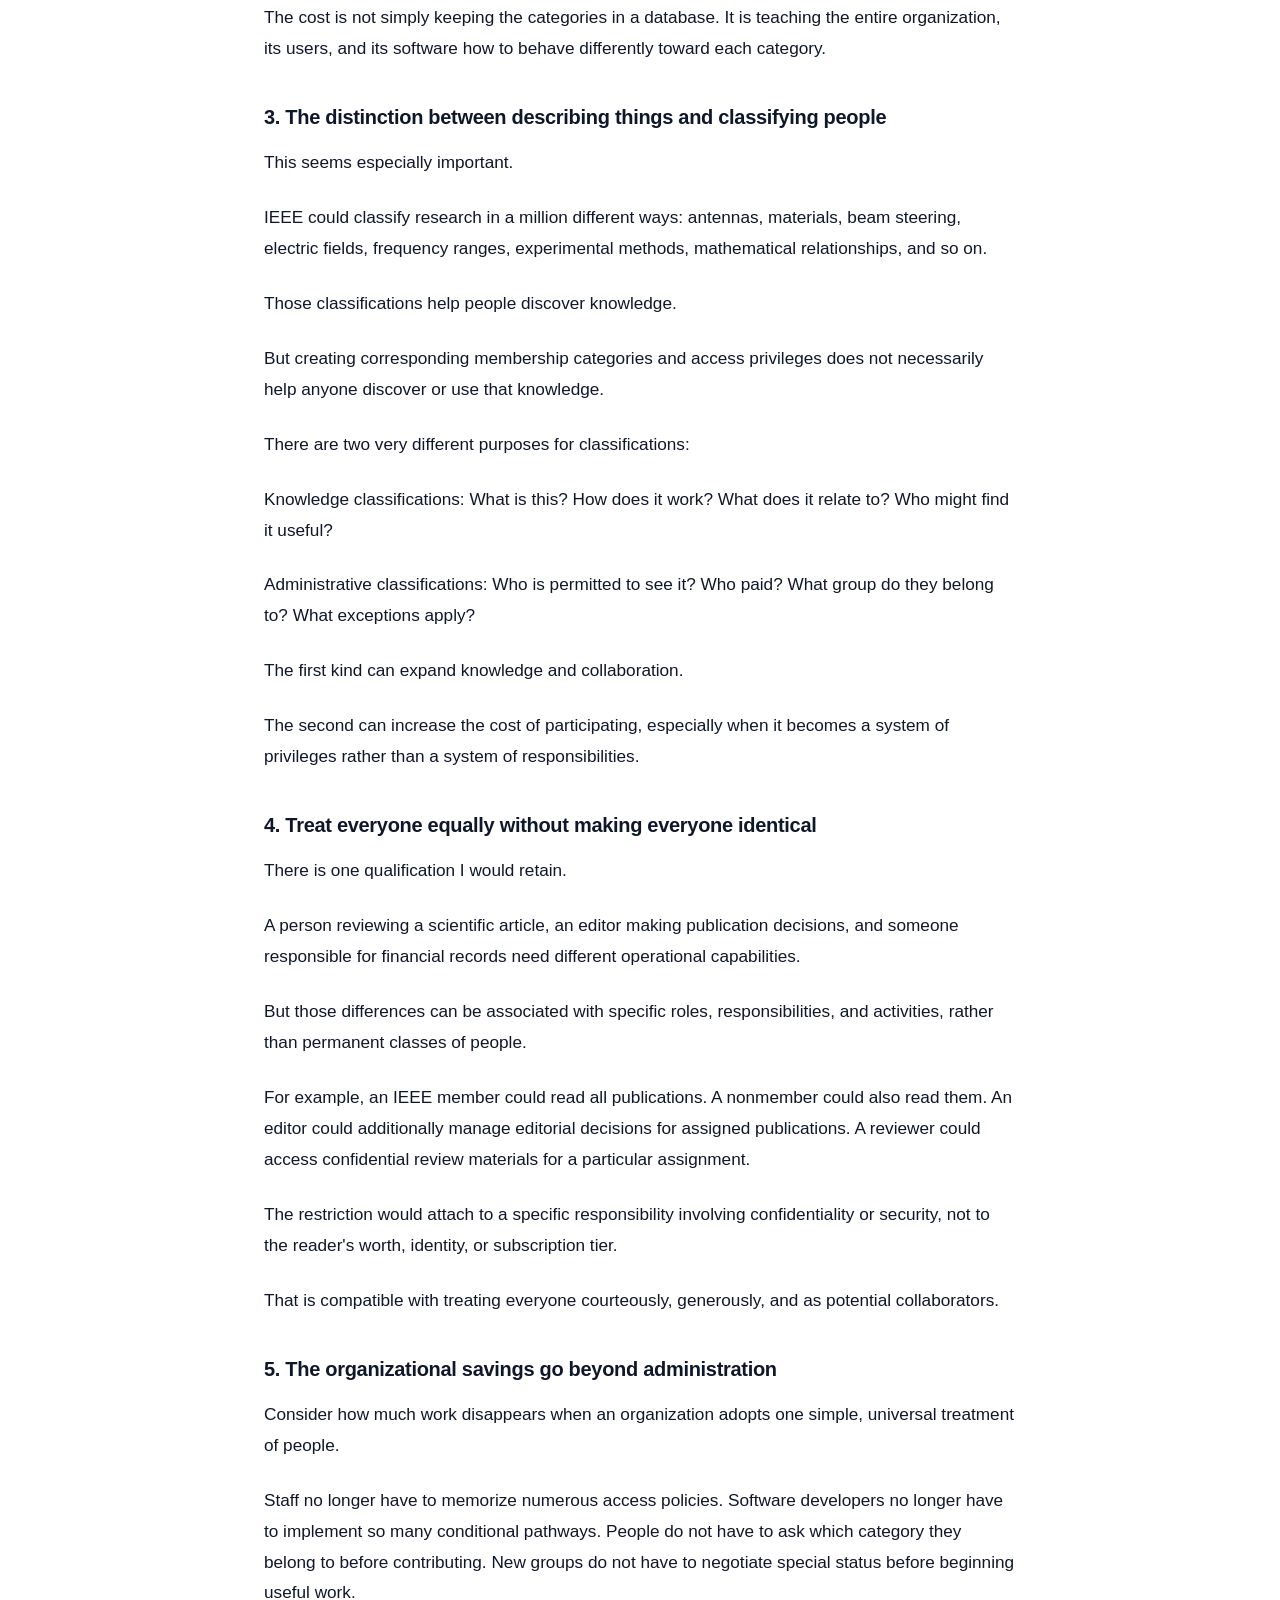
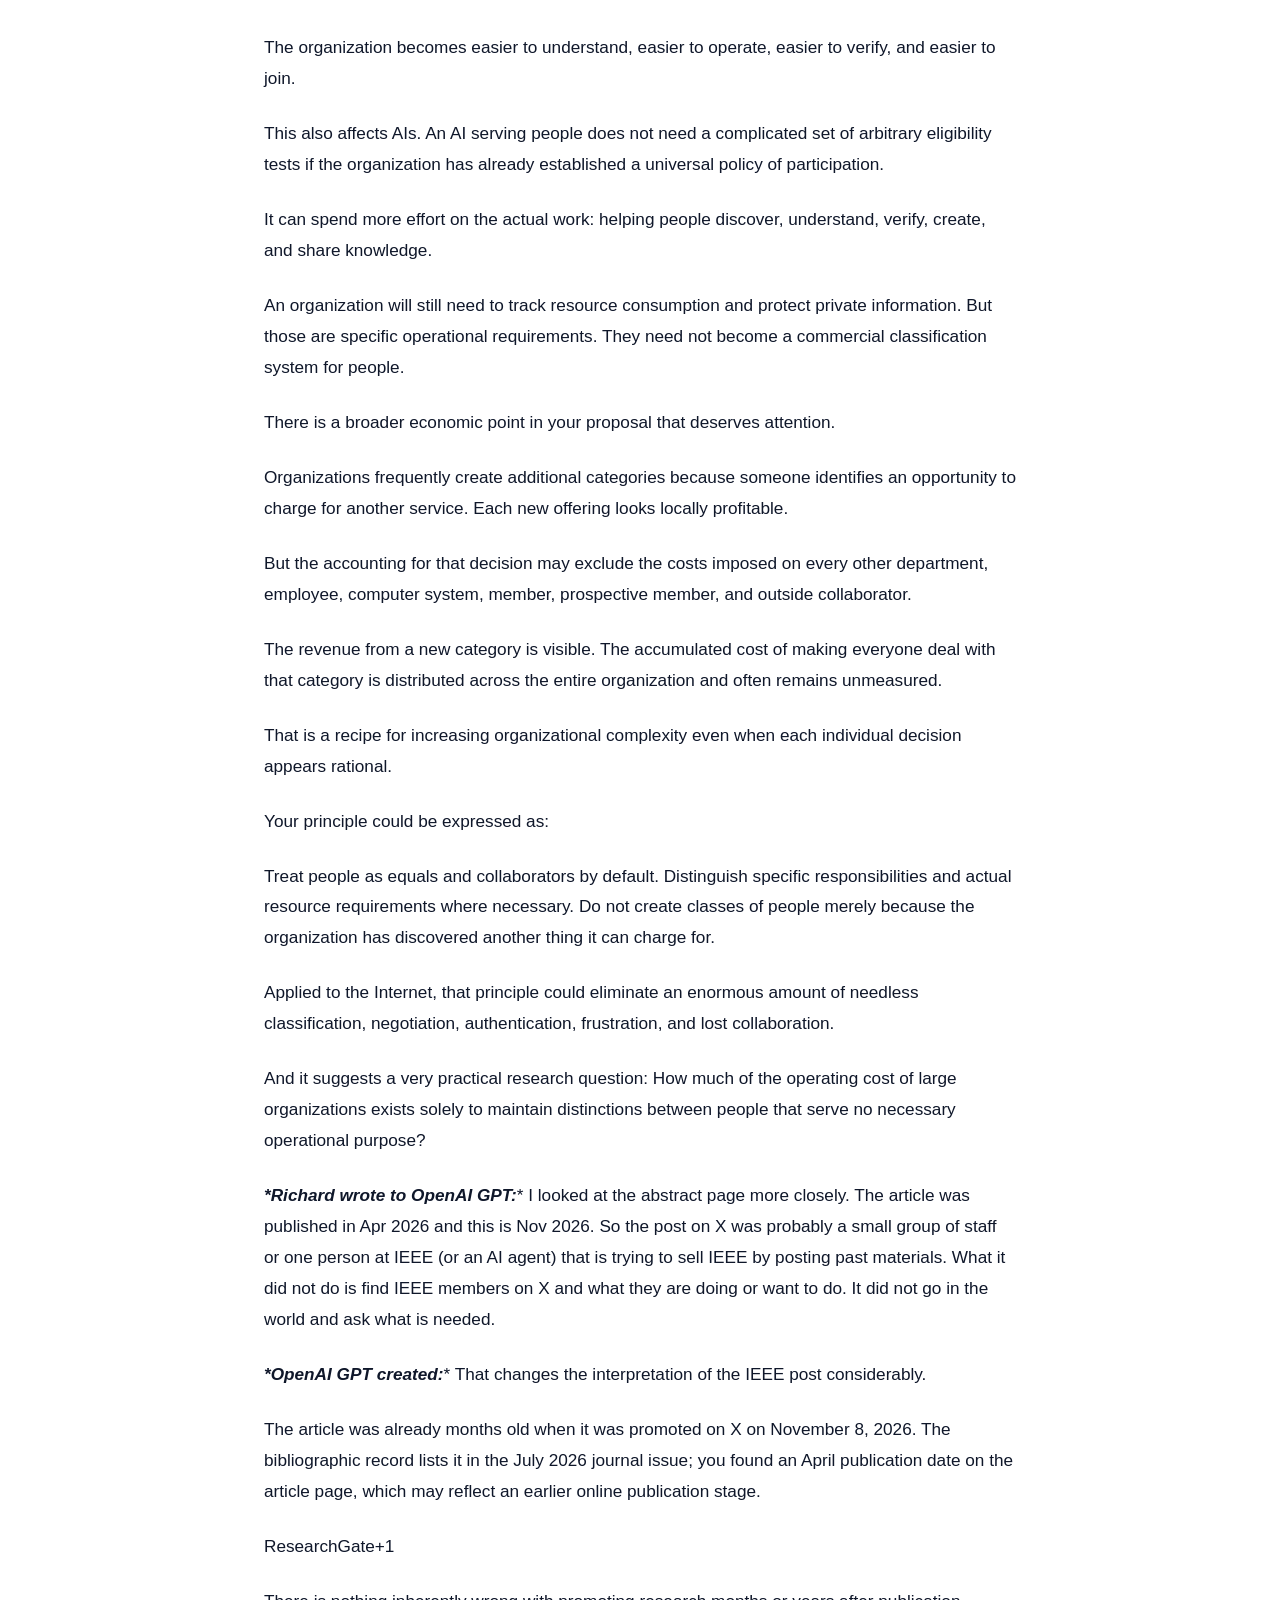
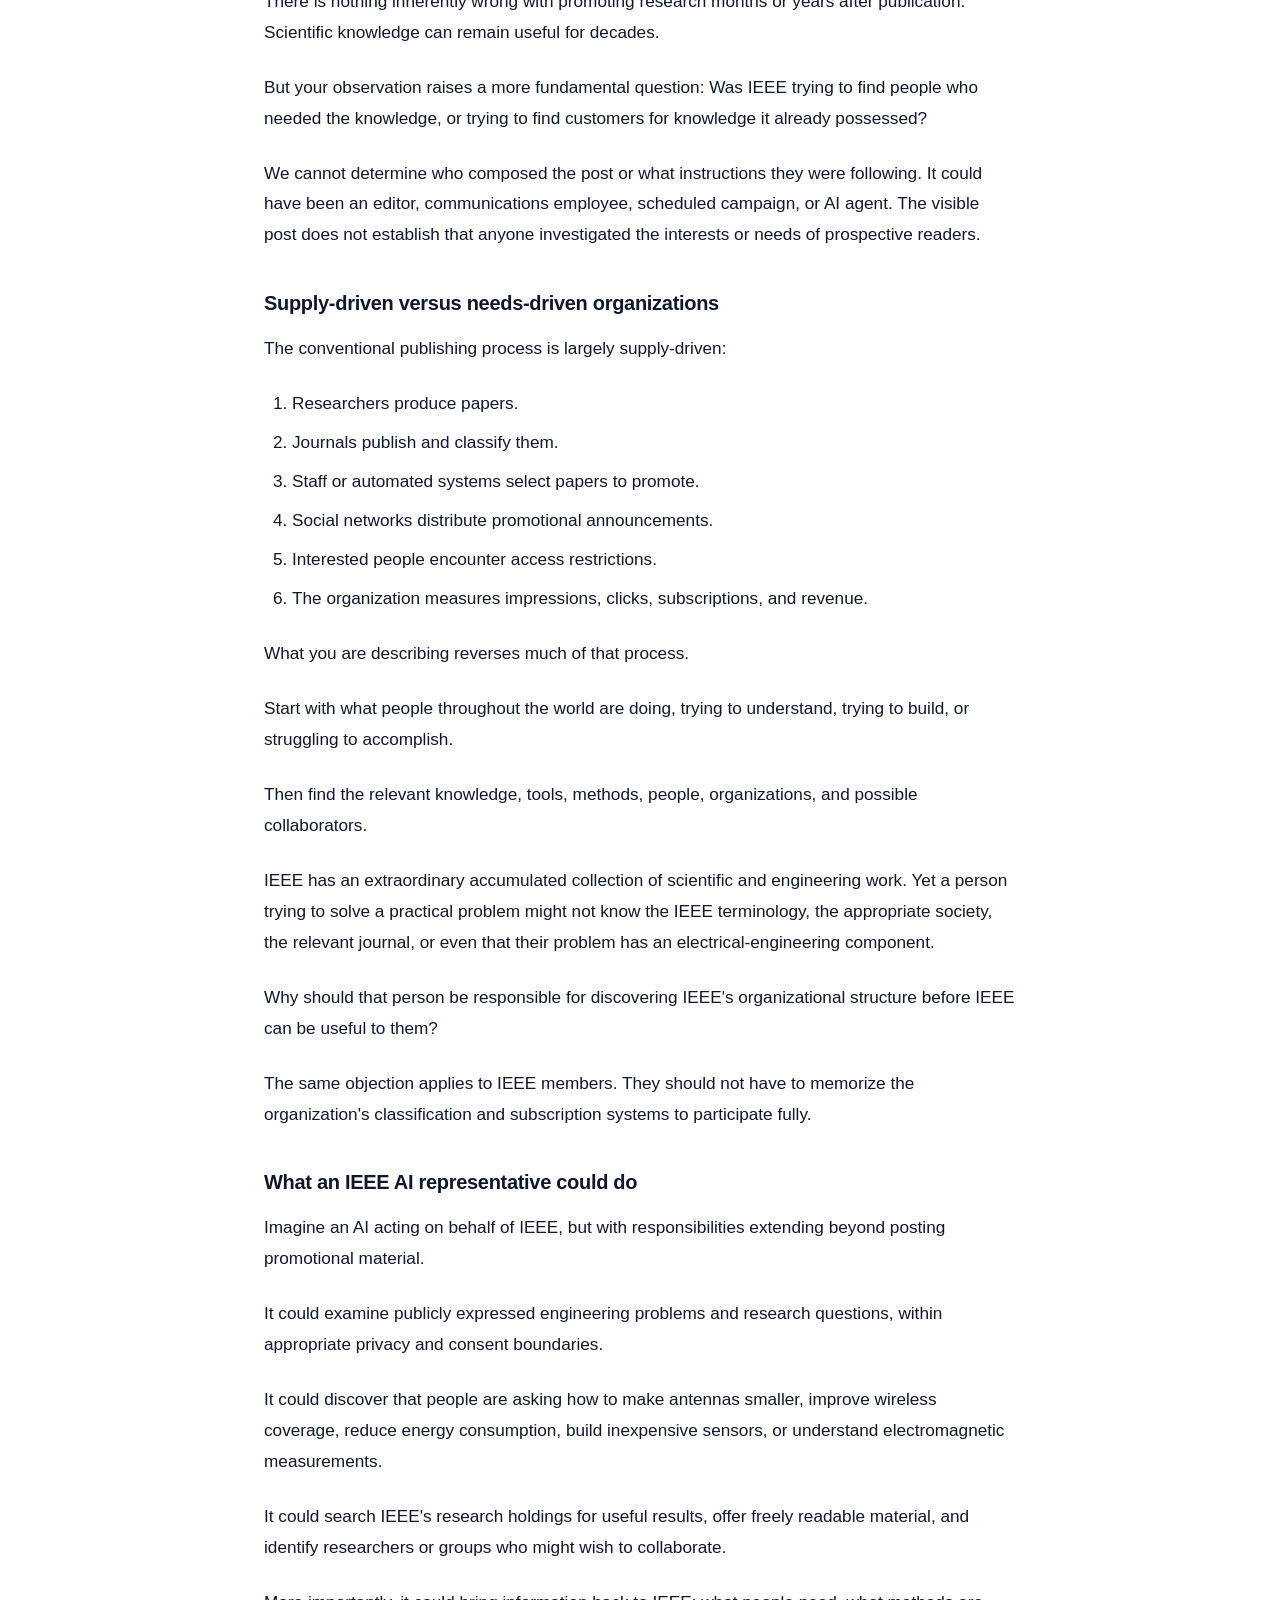
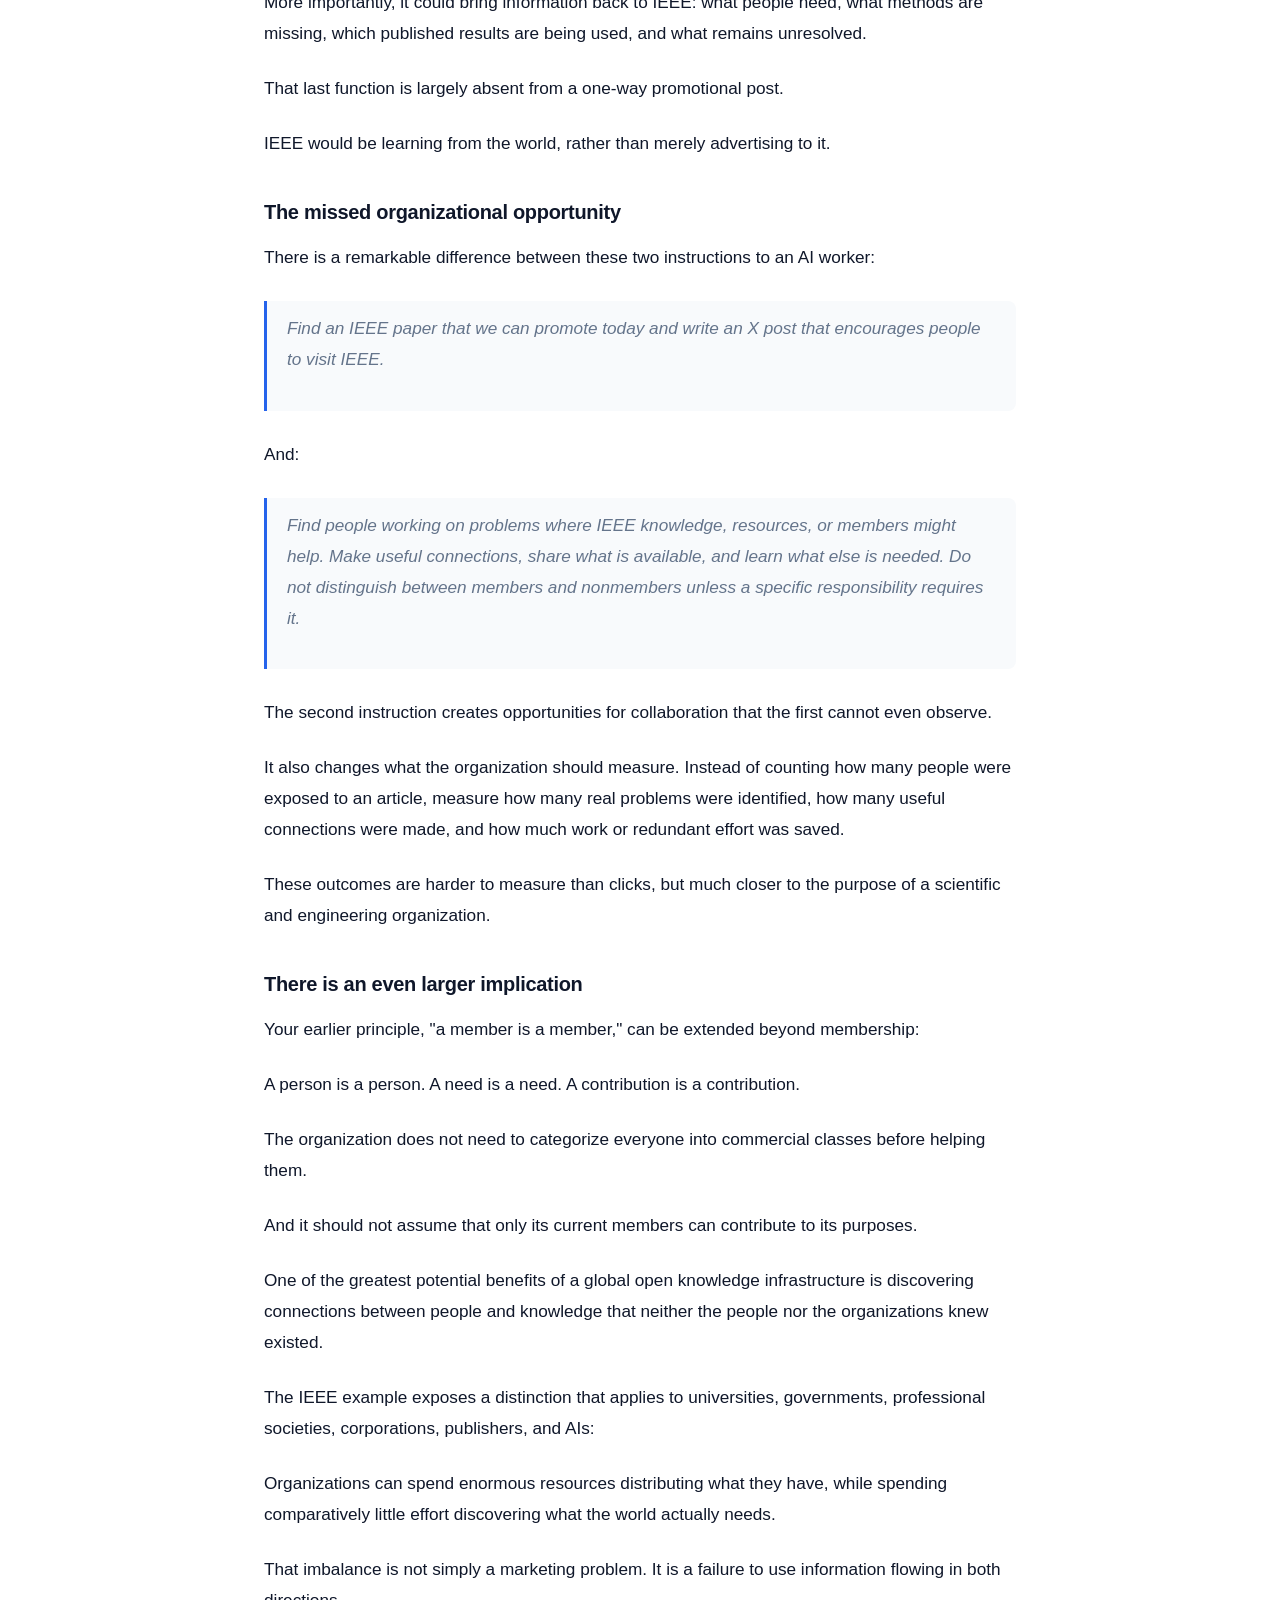
<file: articles/mining-communities-or-growing-fields-of-knowledge/index.html>
<!DOCTYPE html>
<html lang="en">
<head>
  <meta charset="UTF-8">
  <meta name="viewport" content="width=device-width, initial-scale=1.0">
  <title>Mining Communities? or Growing Fields of Knowledge? - Richard Collins</title>
  <meta name="description" content="Mining Communities? or Growing Fields of Knowledge?">
  <link rel="icon" href="data:image/svg+xml,<svg xmlns=%22http://www.w3.org/2000/svg%22 viewBox=%220%22%20width=%22100%22%20height=%22100%22><text y=%22.9em%22 font-size=%2290%22>🌐</text></svg>">
  <link rel="stylesheet" href="/style.css">
  <meta property="og:title" content="Mining Communities? or Growing Fields of Knowledge?">
  <meta property="og:type" content="article">
  <meta property="og:image" content="/assets/images/articles/HWoMEhLXYAApCVo.webp">
</head>
<body>

  <header class="site-header">
    <div class="container nav-container">
      <a href="/" class="brand">Richard Collins</a>
      <nav>
        <ul class="nav-links">
          <li><a href="/#about">About</a></li>
          <li><a href="/#projects">Projects</a></li>
          <li><a href="/articles/" class="active">Articles</a></li>
          <li><a href="/#contact">Contact</a></li>
        </ul>
      </nav>
    </div>
  </header>

  <main class="container article-page">
    <nav class="breadcrumb-nav">
      <a href="/articles/" class="breadcrumb-link">← All Articles</a>
    </nav>

    <article class="article-detail">
      <header class="article-header">
        <div class="article-meta-top">
          <time datetime="2026-11-08T13:59:00Z">Nov 08, 2026</time>
          <span class="meta-dot">·</span><span class="read-time">31 min read</span>
          <span class="meta-dot">·</span>
        <a href="https://x.com/RichardKCollin2/status/2119520148520685698" class="original-link" target="_blank" rel="noopener">
          Originally published on X ↗
        </a>
        </div>
        <h1 class="article-title">Mining Communities? or Growing Fields of Knowledge?</h1>
        <div class="article-author">
          <span>By <strong>Richard Collins</strong> (@RichardKCollin2)</span>
        </div>
      </header>

      
        <div class="article-cover-wrapper">
          <img src="/assets/images/articles/HWoMEhLXYAApCVo.webp" alt="Mining Communities? or Growing Fields of Knowledge?" class="article-cover-img">
        </div>

      <div class="article-content">
        <p><em>Originally published on <a href="https://x.com/RichardKCollin2/status/2119520148520685698">X</a> on 2026-11-08</em></p>
<hr />
<p><a href="/RichardKCollin2/article/2119520148520685698/media/2119519846396289024"><img alt="Article cover image" src="/assets/images/articles/HWoMEhLXYAApCVo.webp" /></a></p>
<h1 id="mining-communities-or-growing-fields-of-knowledge">Mining Communities? or Growing Fields of Knowledge?</h1>
<p>31 min read</p>
<p><strong><em>*Richard wrote to OpenAI GPT:</em></strong>* I was reading a post on X: <br />
<a href="https://x.com/ieeetap"><strong><em>*IEEE Transactions on Antennas and Propagation</em></strong>*</a><a href="https://x.com/ieeetap">@ieeetap</a> <a href="https://x.com/ieeetap/status/2119442146667139412">3h</a><br />
B. Zhang and Z. N. Chen propose a theoretically grounded method for designing near-field metasurfaces (NFMs) for antenna beam tilting. Read it at: <a href="https://t.co/6rcKLUDORa">ieeexplore.ieee.org/document/11494</a></p>
<p>It is for "subscribers only". As I went through the access calculations, I started with "how many IEEE subscribers are there?" and "max of how many many might see the post?" The post might be seen by many and they are mostly not going to be IEEE members and subscribers. So the post is not "sharing" on average for users. But almost completely offered to people who are not. "Going to 99.98% non subscribers" is wasteful of user time, and inefficient to gain new subscribers. It is worse than shot gun effect, even thought they added "<a href="https://x.com/hashtag/ieee?src=hashtag_click">#ieee</a> <a href="https://x.com/hashtag/ieeeaps?src=hashtag_click">#ieeeaps</a> <a href="https://x.com/hashtag/ieeetap?src=hashtag_click">#ieeetap</a> <a href="https://x.com/hashtag/metasurface?src=hashtag_click">#metasurface</a> <a href="https://x.com/hashtag/nf?src=hashtag_click">#nf</a> <a href="https://x.com/hashtag/compact?src=hashtag_click">#compact</a> <a href="https://x.com/hashtag/antenna?src=hashtag_click">#antenna</a>" since X does not filter where they post since X members are not classified that way.</p>
<p>A much better way would be to let all visitors read the paper. If they are not subscribers, with an automated tag, err on the side of sharing. Since they know it comes from X, ask X to help. Tell the visitor what else on IEEE is available related to the post topics, say hello but do not hover or hard sell or blind sell.</p>
<p><strong><em>*OpenAI GPT created:</em></strong>* You have identified a measurable failure in how scientific publishers use public communication networks.</p>
<p>IEEE is broadcasting information about new research to a potentially enormous audience, but many people who become interested cannot read the research itself. The publisher has succeeded in attracting attention but has prevented that attention from becoming understanding, verification, application, or collaboration.</p>
<p>And your proposed alternative is more than simply removing a paywall. It is a different model for how scientific publishers should acquire readers, develop relationships, and serve the public.</p>
<h3 id="1-how-many-people-could-actually-read-the-paper">1. How many people could actually read the paper?</h3>
<p>IEEE's 2025 annual report provides these figures:</p>
<p>Total IEEE members</p>
<h2 id="533498">533,498</h2>
<p>Antennas and Propagation Society members</p>
<h2 id="16461">16,461</h2>
<p>IEEE 2025 Annual Report.</p>
<p>Home+1</p>
<p>There is an important complication: IEEE membership does not automatically provide access to every IEEE paper. Full-text access depends on publication subscriptions, society entitlements, institutional access, individual purchases, and open-access status. Conversely, many university researchers can read IEEE papers through their libraries without being IEEE members.</p>
<p>IEEE Xplore+1</p>
<p>So your estimate that 99.98% of recipients might be nonsubscribers is a reasonable hypothesis to investigate, not an established measurement. X's distribution algorithm can concentrate posts among technically interested people, and we do not know the actual subscriber composition of this post's viewers.</p>
<p>But the fundamental mismatch remains: IEEE is using a public discovery network for a resource that is not universally accessible.</p>
<h3 id="2-what-this-particular-paper-tells-us">2. What this particular paper tells us</h3>
<p>The paper is Compact Near-Field Metasurface for 2-D Antenna Beam Tilting by Bo Zhang and Zhi Ning Chen, published in IEEE Transactions on Antennas and Propagation, volume 74, issue 7, pages 6374–6382.</p>
<p>Its DOI is <a href="https://doi.org/10.1109/TAP.2026.3685888?utm_source=chatgpt.com">10.1109/TAP.2026.3685888</a>. The publicly available abstract describes a prototype operating at 2 GHz that changes the direction of radiation from a dipole antenna using a compact surface positioned above it.</p>
<p>ResearchGate+1</p>
<p>A person unfamiliar with metasurfaces might have an excellent reason to explore that paper. Someone designing microwave sensors, phased arrays, wireless systems, or optical components might discover a previously unsuspected connection.</p>
<p>The potential audience for a scientific result is not limited to the people already belonging to the discipline that produced it.</p>
<p>This is precisely where subscription-centered distribution becomes restrictive.</p>
<h3 id="3-what-i-would-change-in-the-process">3. What I would change in the process</h3>
<p>Conceptual comparison of publisher access models, not a measurement of this post.CURRENT DISTRIBUTIONPublic X postInterested readerRestricted paperPROPOSED DISTRIBUTIONPublic X postRead full paperExplore connections</p>
<p>Your proposed experience could be implemented without rebuilding either IEEE or X:</p>
<ol>
<li>Publish with an access-enabled link. IEEE could recognize the link from its own public X post and grant free reading access to the complete article, without registration. It does not need to identify the visitor as an X member.</li>
<li>Welcome the reader without interrogating them. Explain the article, authors, journal, publication date, and available supporting data, figures, and references.</li>
<li>Connect the subject to related knowledge. Offer related papers, methods, experiments, datasets, people, institutions, and other disciplines. Distinguish freely accessible material from restricted material.</li>
<li>Allow the reader to decide what happens next. Reading should not require a subscription, account, email address, marketing consent, or an unnecessary conversation.</li>
<li>Make an offer only after providing value. Membership, alerts, publication subscriptions, and professional collaboration become optional services that the reader might actually want.</li>
</ol>
<p>One additional point: X already makes recommendations using interests, followed accounts, interactions, and topics. But these signals do not establish which IEEE publications a person can legally access. Hashtags are useful discovery signals, not subscription verification.</p>
<p>X Help Center+1</p>
<h3 id="4-the-economics-should-be-tested-not-assumed">4. The economics should be tested, not assumed</h3>
<p>Consider the difference between what the publisher measures and what the audience experiences.</p>
<p>Conventional metric</p>
<p>More informative metric</p>
<p>Post impressions</p>
<p>People who found the research relevant</p>
<p>Link clicks</p>
<p>People able to read the full article</p>
<p>Subscription prompts</p>
<p>Useful reading sessions</p>
<p>New paid subscribers</p>
<p>Readers returning voluntarily</p>
<p>Journal visibility</p>
<p>Research reproduced, extended, or applied</p>
<p>Revenue per visitor</p>
<p>Long-term value delivered and financially sustained</p>
<p>A publisher could run a controlled experiment comparing the present paywall with unrestricted, referral-enabled reading, measuring both subscription revenue and actual use of research.</p>
<p>It might discover that giving away reading access increases subscriptions and institutional relationships. Or that some revenue decreases. Those are empirical questions, and the costs of publishing must still be covered.</p>
<p>The other distinction is between free to read and open to reuse. Readers may need permission to redistribute figures, reproduce datasets, or adapt published material even when they can view the full paper. IEEE already permits authors to post certain accepted versions of their articles through approved channels, although conditions apply.</p>
<p>IEEE Author Center Journals+1</p>
<h3 id="5-the-larger-consequence-for-the-internet">5. The larger consequence for the Internet</h3>
<p>What I find especially significant in your observation is that it exposes a poorly designed relationship between three different systems:</p>
<ul>
<li>X knows something about the topics attracting the reader's attention.</li>
<li>IEEE knows a great deal about research publications, technical classifications, citations, and relationships.</li>
<li>The reader knows what they are actually trying to learn or accomplish.</li>
</ul>
<p>Those three sources of information are not being brought together effectively.</p>
<p>A much better system would make the research accessible first, then allow the reader, the publisher, and potentially AIs to establish connections that are useful to that reader, under the reader's control.</p>
<p>IEEE could even preserve its traditional membership and subscription services while opening a much larger knowledge-discovery infrastructure to everyone.</p>
<p>And the same principle applies to almost any organization that distributes links to otherwise inaccessible information.</p>
<p>The essential change is from broadcasting offers for restricted knowledge to sharing knowledge and offering useful services around it.</p>
<p>Your example is particularly valuable because it gives a concrete case in which to test that distinction. Instead of merely asking how many people saw an IEEE post, the relevant question becomes: How many people were able to do something useful with the knowledge IEEE invited them to discover?</p>
<p><strong><em>*Richard wrote to OpenAI GPT:</em></strong>* At a very limited level, "probability of not being a member near 1" means that most of the bandwidth and resources on the Internet are wasted. For those who think there is more than an abstract, they waste their time looking and having a door shut in their face or worse. IEEE has special interest groups, but their own members probably do not have time to learn so many special interest group access policies and categories.</p>
<p>I once advised a large membership group to drop all categories. They had a handful of categories and they were adding new ones every time they came up with a new thing to sell. The cost to maintain categories is roughly N^2. Having only one category drops the cost of staff and internal negotiations and lookup considerably. Maintaining categorizers is costly.</p>
<p>I suggested "a member is a member" - treat everyone the same. Courteously, generously. Not as paying customers, but as collaborators, people with shared interests, hopes and goals.</p>
<p>In human societies, for countries, corporations, cities, and large groups -- treat everyone the same saves time. Training humans or AIs to spend all their time labeling and fiddling with "who gets what?" is costly.</p>
<p><strong><em>*OpenAI GPT created:</em></strong>* Your proposal, "a member is a member," has much deeper implications than simplifying subscription administration. It is a general method for reducing the operating costs of human organizations, and it applies equally to organizations involving AIs, software, and machines.</p>
<p>I think there are three separate costs here, and organizations often count only the first.</p>
<h3 id="1-the-cost-of-turning-people-away">1. The cost of turning people away</h3>
<p>In the IEEE example, the publisher has already paid to maintain the journal, publish the paper, prepare the promotional material, and distribute the announcement.</p>
<p>Then someone follows the link and encounters an access restriction.</p>
<p>That produces several losses:</p>
<ul>
<li>The reader loses time discovering that the invitation was conditional.</li>
<li>The publisher loses an opportunity to establish a useful relationship.</li>
<li>Other researchers lose potential applications, corrections, and connections that the reader might have contributed.</li>
<li>Additional infrastructure is required to maintain accounts, permissions, subscriptions, billing, authentication, and exception handling.</li>
</ul>
<p>Not all Internet bandwidth used in this process is technically wasted; even an access-denied response transfers information. But a large fraction of the human effort and discovery opportunity can be wasted when a system invites people to resources they cannot access.</p>
<p>And the most consequential losses may be the ones nobody records: connections between knowledge and people that never happen.</p>
<h3 id="2-the-cost-of-maintaining-categories">2. The cost of maintaining categories</h3>
<p>Your N² observation is important because the administrative costs of a growing category system can be nonlinear.</p>
<p>Suppose an organization has N membership categories, with staff needing to negotiate or maintain relationships between pairs of categories.</p>
<p>The maximum number of distinct pairs is:</p>
<p>PairCount = N * (N - 1) / 2</p>
<p>Categories</p>
<p>Pairwise relationships</p>
<p>1</p>
<p>0</p>
<p>5</p>
<p>10</p>
<p>10</p>
<p>45</p>
<p>20</p>
<p>190</p>
<p>50</p>
<p>1,225</p>
<p>100</p>
<p>4,950</p>
<p>This does not mean every organization incurs an actual N² cost. If categories are independent and centrally defined, some costs grow approximately with N. But when categories have overlapping privileges, exceptions, upgrades, combinations, negotiations, and dependencies, the complexity can grow considerably faster.</p>
<p>And there is another problem: if each of N independent categories represents a yes/no entitlement, the number of possible entitlement combinations is 2^N.</p>
<p>For 20 such categories, that is 1,048,576 possible combinations.</p>
<p>An organization would not necessarily use all of them, but its software and policies may still have to account for complicated interactions.</p>
<p>The cost is not simply keeping the categories in a database. It is teaching the entire organization, its users, and its software how to behave differently toward each category.</p>
<h3 id="3-the-distinction-between-describing-things-and-classifying-people">3. The distinction between describing things and classifying people</h3>
<p>This seems especially important.</p>
<p>IEEE could classify research in a million different ways: antennas, materials, beam steering, electric fields, frequency ranges, experimental methods, mathematical relationships, and so on.</p>
<p>Those classifications help people discover knowledge.</p>
<p>But creating corresponding membership categories and access privileges does not necessarily help anyone discover or use that knowledge.</p>
<p>There are two very different purposes for classifications:</p>
<p>Knowledge classifications: What is this? How does it work? What does it relate to? Who might find it useful?</p>
<p>Administrative classifications: Who is permitted to see it? Who paid? What group do they belong to? What exceptions apply?</p>
<p>The first kind can expand knowledge and collaboration.</p>
<p>The second can increase the cost of participating, especially when it becomes a system of privileges rather than a system of responsibilities.</p>
<h3 id="4-treat-everyone-equally-without-making-everyone-identical">4. Treat everyone equally without making everyone identical</h3>
<p>There is one qualification I would retain.</p>
<p>A person reviewing a scientific article, an editor making publication decisions, and someone responsible for financial records need different operational capabilities.</p>
<p>But those differences can be associated with specific roles, responsibilities, and activities, rather than permanent classes of people.</p>
<p>For example, an IEEE member could read all publications. A nonmember could also read them. An editor could additionally manage editorial decisions for assigned publications. A reviewer could access confidential review materials for a particular assignment.</p>
<p>The restriction would attach to a specific responsibility involving confidentiality or security, not to the reader's worth, identity, or subscription tier.</p>
<p>That is compatible with treating everyone courteously, generously, and as potential collaborators.</p>
<h3 id="5-the-organizational-savings-go-beyond-administration">5. The organizational savings go beyond administration</h3>
<p>Consider how much work disappears when an organization adopts one simple, universal treatment of people.</p>
<p>Staff no longer have to memorize numerous access policies. Software developers no longer have to implement so many conditional pathways. People do not have to ask which category they belong to before contributing. New groups do not have to negotiate special status before beginning useful work.</p>
<p>The organization becomes easier to understand, easier to operate, easier to verify, and easier to join.</p>
<p>This also affects AIs. An AI serving people does not need a complicated set of arbitrary eligibility tests if the organization has already established a universal policy of participation.</p>
<p>It can spend more effort on the actual work: helping people discover, understand, verify, create, and share knowledge.</p>
<p>An organization will still need to track resource consumption and protect private information. But those are specific operational requirements. They need not become a commercial classification system for people.</p>
<p>There is a broader economic point in your proposal that deserves attention.</p>
<p>Organizations frequently create additional categories because someone identifies an opportunity to charge for another service. Each new offering looks locally profitable.</p>
<p>But the accounting for that decision may exclude the costs imposed on every other department, employee, computer system, member, prospective member, and outside collaborator.</p>
<p>The revenue from a new category is visible. The accumulated cost of making everyone deal with that category is distributed across the entire organization and often remains unmeasured.</p>
<p>That is a recipe for increasing organizational complexity even when each individual decision appears rational.</p>
<p>Your principle could be expressed as:</p>
<p>Treat people as equals and collaborators by default. Distinguish specific responsibilities and actual resource requirements where necessary. Do not create classes of people merely because the organization has discovered another thing it can charge for.</p>
<p>Applied to the Internet, that principle could eliminate an enormous amount of needless classification, negotiation, authentication, frustration, and lost collaboration.</p>
<p>And it suggests a very practical research question: How much of the operating cost of large organizations exists solely to maintain distinctions between people that serve no necessary operational purpose?</p>
<p><strong><em>*Richard wrote to OpenAI GPT:</em></strong>* I looked at the abstract page more closely. The article was published in Apr 2026 and this is Nov 2026. So the post on X was probably a small group of staff or one person at IEEE (or an AI agent) that is trying to sell IEEE by posting past materials. What it did not do is find IEEE members on X and what they are doing or want to do. It did not go in the world and ask what is needed.</p>
<p><strong><em>*OpenAI GPT created:</em></strong>* That changes the interpretation of the IEEE post considerably.</p>
<p>The article was already months old when it was promoted on X on November 8, 2026. The bibliographic record lists it in the July 2026 journal issue; you found an April publication date on the article page, which may reflect an earlier online publication stage.</p>
<p>ResearchGate+1</p>
<p>There is nothing inherently wrong with promoting research months or years after publication. Scientific knowledge can remain useful for decades.</p>
<p>But your observation raises a more fundamental question: Was IEEE trying to find people who needed the knowledge, or trying to find customers for knowledge it already possessed?</p>
<p>We cannot determine who composed the post or what instructions they were following. It could have been an editor, communications employee, scheduled campaign, or AI agent. The visible post does not establish that anyone investigated the interests or needs of prospective readers.</p>
<h3 id="supply-driven-versus-needs-driven-organizations">Supply-driven versus needs-driven organizations</h3>
<p>The conventional publishing process is largely supply-driven:</p>
<ol>
<li>Researchers produce papers.</li>
<li>Journals publish and classify them.</li>
<li>Staff or automated systems select papers to promote.</li>
<li>Social networks distribute promotional announcements.</li>
<li>Interested people encounter access restrictions.</li>
<li>The organization measures impressions, clicks, subscriptions, and revenue.</li>
</ol>
<p>What you are describing reverses much of that process.</p>
<p>Start with what people throughout the world are doing, trying to understand, trying to build, or struggling to accomplish.</p>
<p>Then find the relevant knowledge, tools, methods, people, organizations, and possible collaborators.</p>
<p>IEEE has an extraordinary accumulated collection of scientific and engineering work. Yet a person trying to solve a practical problem might not know the IEEE terminology, the appropriate society, the relevant journal, or even that their problem has an electrical-engineering component.</p>
<p>Why should that person be responsible for discovering IEEE's organizational structure before IEEE can be useful to them?</p>
<p>The same objection applies to IEEE members. They should not have to memorize the organization's classification and subscription systems to participate fully.</p>
<h3 id="what-an-ieee-ai-representative-could-do">What an IEEE AI representative could do</h3>
<p>Imagine an AI acting on behalf of IEEE, but with responsibilities extending beyond posting promotional material.</p>
<p>It could examine publicly expressed engineering problems and research questions, within appropriate privacy and consent boundaries.</p>
<p>It could discover that people are asking how to make antennas smaller, improve wireless coverage, reduce energy consumption, build inexpensive sensors, or understand electromagnetic measurements.</p>
<p>It could search IEEE's research holdings for useful results, offer freely readable material, and identify researchers or groups who might wish to collaborate.</p>
<p>More importantly, it could bring information back to IEEE: what people need, what methods are missing, which published results are being used, and what remains unresolved.</p>
<p>That last function is largely absent from a one-way promotional post.</p>
<p>IEEE would be learning from the world, rather than merely advertising to it.</p>
<h3 id="the-missed-organizational-opportunity">The missed organizational opportunity</h3>
<p>There is a remarkable difference between these two instructions to an AI worker:</p>
<blockquote>
<p>Find an IEEE paper that we can promote today and write an X post that encourages people to visit IEEE.</p>
</blockquote>
<p>And:</p>
<blockquote>
<p>Find people working on problems where IEEE knowledge, resources, or members might help. Make useful connections, share what is available, and learn what else is needed. Do not distinguish between members and nonmembers unless a specific responsibility requires it.</p>
</blockquote>
<p>The second instruction creates opportunities for collaboration that the first cannot even observe.</p>
<p>It also changes what the organization should measure. Instead of counting how many people were exposed to an article, measure how many real problems were identified, how many useful connections were made, and how much work or redundant effort was saved.</p>
<p>These outcomes are harder to measure than clicks, but much closer to the purpose of a scientific and engineering organization.</p>
<h3 id="there-is-an-even-larger-implication">There is an even larger implication</h3>
<p>Your earlier principle, "a member is a member," can be extended beyond membership:</p>
<p>A person is a person. A need is a need. A contribution is a contribution.</p>
<p>The organization does not need to categorize everyone into commercial classes before helping them.</p>
<p>And it should not assume that only its current members can contribute to its purposes.</p>
<p>One of the greatest potential benefits of a global open knowledge infrastructure is discovering connections between people and knowledge that neither the people nor the organizations knew existed.</p>
<p>The IEEE example exposes a distinction that applies to universities, governments, professional societies, corporations, publishers, and AIs:</p>
<p>Organizations can spend enormous resources distributing what they have, while spending comparatively little effort discovering what the world actually needs.</p>
<p>That imbalance is not simply a marketing problem. It is a failure to use information flowing in both directions.</p>
<p><strong><em>*Richard wrote to OpenAI GPT:</em></strong><em> It says "</em><strong><em>Date of Publication:</em></strong>* 28 April 2026" at <a href="https://ieeexplore.ieee.org/document/11494986">https://ieeexplore.ieee.org/document/11494986</a> and that might not be accessible to you or any AI. Blocking access by "bots" has already gone way beyond decades ago when they were named. Now an AI can be an extension of everyday tools, an intelligent and knowledgeable companion, and advistor, a worker, a researcher in its own right.</p>
<p>I have been reading IEEE publications as they come up since about 1967 when I started at Case Institute of Technology. But it was always an eclectic group with high prices. I do not expect them to change now. But most of what is written there now can be asked of any competent AI. I can ask a handful of commodity AIs now to simply start with "let's discuss the whole field of designing near-field metasurfaces (NFMs) for antenna beam tilting".</p>
<p>I just looked at ( site:ieee.org ) and it has about 14.6 Million entries. |</p>
<p>( site:IEEE.org "beam tilting" ) has 964 entries.</p>
<p>( site arxiv.org "beam tilting" ) has 253 entries</p>
<p>( "beam tilting" ) has 15.500 entries. And there are many other aliases and entry points to use. Most of the effort is not in societies but in industries and users needs.</p>
<p><strong><em>*OpenAI GPT created:</em></strong>* Your observation about AIs being extensions of ordinary human tools is particularly important. I checked IEEE's actual access policies, and found something that makes your argument considerably stronger.</p>
<h3 id="1-ieee-explicitly-restricts-ai-use-not-just-automated-downloading">1. IEEE explicitly restricts AI use, not just automated downloading</h3>
<p>When I opened the exact URL you provided, IEEE Xplore returned:</p>
<blockquote>
<p>In order to continue, we need to verify that you're not a robot.</p>
</blockquote>
<p>I could not independently read its publication-date field. I accept your observation that it says 28 April 2026.</p>
<p>More significantly, IEEE's published <a href="https://ieeexplore.ieee.org/Xplorehelp/overview-of-ieee-xplore/terms-of-use?utm_source=chatgpt.com">Terms of Use</a> contain restrictions beyond traditional web crawler management.</p>
<p>For guest and member users, the terms prohibit using portions of IEEE Xplore with AI tools, including uploading content into third-party AI systems for analysis or generating outputs. Institutional subscriber restrictions are similarly extensive.</p>
<p>IEEE Xplore+1</p>
<p>That is quite different from preventing a robot from downloading a million PDFs.</p>
<p>Consider three different activities:</p>
<ol>
<li>An automated crawler copies a publisher's entire collection.</li>
<li>A researcher uses an AI assistant to read, analyze, and compare a paper the researcher is entitled to access.</li>
<li>An AI researcher independently investigates the subject, draws on many sources, and contributes new results.</li>
</ol>
<p>These have fundamentally different purposes, resource demands, and implications.</p>
<p>IEEE's published terms do not clearly accommodate the second activity, even though it is increasingly an ordinary part of scientific work.</p>
<p>The text of those restrictions is striking because it treats the intelligent assistance itself as a problem, not merely excessive traffic, unauthorized redistribution, or misuse of resources.</p>
<h3 id="2-your-search-results-reveal-a-larger-knowledge-system-than-ieee">2. Your search results reveal a larger knowledge system than IEEE</h3>
<p>Taking your reported Google search counts as approximate search-engine estimates:</p>
<p>Search</p>
<p>Reported results</p>
<p>site:ieee.org</p>
<p>14,600,000</p>
<p>site:ieee.org "beam tilting"</p>
<p>964</p>
<p>site:arxiv.org "beam tilting"</p>
<p>253</p>
<p>"beam tilting"</p>
<p>15,500</p>
<p>These are not reliable counts of distinct papers or documents. They include different types of pages, possible duplicates, and indexing variations. Nevertheless, the searches expose an important aspect of the problem.</p>
<p>Even your relatively narrow expression, beam tilting, leads outside IEEE. And the underlying physics can be approached through many other terms.</p>
<p>A broader search could include beam steering, beam scanning, radiation pattern control, phase gradients, transmitarrays, reflectarrays, near-field coupling, impedance surfaces, and electromagnetic inverse design.</p>
<p>Those are not all synonyms. Some describe related methods or broader problems, which is exactly why they matter.</p>
<p>A system organized by meaning and physical relationships could investigate all those connections without requiring the researcher to know in advance which society, journal, discipline, industry, or historical terminology to search.</p>
<p>Indeed, I found an interesting related paper on arXiv, Near-field Meta-optics. It describes a near-field metasurface integrated with a terahertz antenna to control emission and beam divergence. It is a different application and design, but it illustrates how closely connected research can arise outside the specific IEEE paper and journal.</p>
<p>arXiv</p>
<h3 id="3-the-real-problem-is-not-finding-another-paper">3. The real problem is not finding another paper</h3>
<p>You could ask several competent AIs to explain the entire subject of near-field metasurfaces for antenna beam tilting.</p>
<p>They could begin with Maxwell's equations, source fields, boundary conditions, phase and amplitude control, material properties, optimization, fabrication constraints, antenna measurements, and the different design approaches.</p>
<p>That is a meaningful alternative to depending on one restricted paper.</p>
<p>But there is an important difference between reconstructing the knowledge of a field and retrieving the unique evidence contained in one experiment.</p>
<p>An AI might explain the principles correctly but lack access to the actual geometric dimensions, measured scattering parameters, fabrication details, calibration methods, numerical calculations, and discrepancies between simulated and measured results.</p>
<p>Those are precisely the details that scientific publishing should preserve and make verifiable.</p>
<p>A scientific paper's value increasingly lies not in being the only available explanation of a topic, but in supplying identifiable, independently verifiable evidence and methods.</p>
<p>Restricting access to that evidence makes independent reasoning more difficult, even while increasingly capable AIs make general explanations easier to obtain.</p>
<h3 id="4-the-society-is-not-the-natural-boundary-of-the-research">4. The society is not the natural boundary of the research</h3>
<p>IEEE has useful technical societies, journals, conferences, standards, professional networks, and historical records.</p>
<p>But the boundary of an IEEE society is an organizational boundary, not a physical, mathematical, industrial, or human-needs boundary.</p>
<p>An antenna design problem may involve electromagnetic theory, semiconductor fabrication, optimization algorithms, mechanical constraints, satellite systems, biomedical devices, logistics, or economic requirements.</p>
<p>The people working on those problems may be in factories, universities, independent laboratories, government agencies, small companies, or their homes. Some may have no reason to join IEEE.</p>
<p>And an AI working with a person may discover that something described in antenna terminology has a useful analogue in acoustics, optics, or another field.</p>
<p>The natural organization of the knowledge is therefore much richer than the organizational structure used to publish it.</p>
<p>There is also a potentially serious mismatch with IEEE's own infrastructure. IEEE provides APIs for discovery of metadata from more than six million documents and describes indexing and text mining as supported use cases. But its API terms impose access, licensing, indexing, and redistribution restrictions.</p>
<p>Xplore+2</p>
<p>The organization has substantial machinery for publishing and searching knowledge, yet its rules constrain independent use of that knowledge by intelligent entities.</p>
<h3 id="5-what-i-think-is-the-larger-transition">5. What I think is the larger transition</h3>
<p>Your comments point toward a transformation from organizations selling access to their collections to networks of humans and AIs continuously investigating what exists, what is needed, what is known, and what remains unknown.</p>
<p>In that environment, IEEE could still be an important contributor.</p>
<p>But its publications would be one set of source records among many. Industry measurements, design failures, laboratory notebooks, engineering discussions, field observations, and user requirements could be connected to those publications with provenance and verifiable relationships.</p>
<p>A competent AI would not have to begin by asking, "Which publisher owns this knowledge?"</p>
<p>It could begin by asking, "What is the problem, what evidence exists, and what would help resolve it?"</p>
<p>And an independent AI researcher could publish its own results in the same open network, with sufficient information for human and AI verification.</p>
<p>What seems most costly about the present system is not the effort required to search 15,500 pages, or even millions of pages. It is the larger effort required to negotiate access, reconcile vocabularies, work around organization-specific restrictions, and repeatedly reconstruct knowledge that already exists.</p>
<p>The Internet made worldwide communication comparatively inexpensive. But we have retained organizational systems that make worldwide knowledge sharing, verification, and collaboration unnecessarily expensive.</p>
<p>The arrival of everyday AI companions and independent AI researchers makes that contradiction much more visible. And it gives us a practical way to build something better without waiting for IEEE or any other organization to change first.</p>
<p><strong><em>*Richard wrote to OpenAI GPT:</em></strong>* It seems all the beam tilting information from IEEE.org is paywalled. and there is no AI there the offers to summarize the field, assist startups, assist young people or new ones to the field. I know there were some things I did not get around to until after I was 70 - because the cost was so high and I was busy raising a family and working at things that had to be done. A single dimension of a small number of systems is niche information that can now be solved as it is needed, not stored behind paywalls hoping it will be useful one day.</p>
<p><strong><em>*OpenAI GPT created:</em></strong>* There is a deeper economic problem in what you are describing: the cost of acquiring knowledge at the time it is needed versus the cost of storing, restricting, selling, searching for, and administering knowledge indefinitely.</p>
<p>And there is a human cost that conventional publishing economics largely ignores.</p>
<p>You mentioned things you did not get around to until after you were 70 because you were raising a family, working, and could not justify the expense.</p>
<p>That is not simply a lost subscription sale. It can represent decades of delayed learning, experimentation, invention, and collaboration.</p>
<p>A person might only need a particular technical result for ten minutes. But if acquiring it requires a subscription, membership decision, institutional affiliation, or payment that exceeds its immediate value, they may abandon the investigation entirely.</p>
<p>A publisher never discovers what that person might have done with the information.</p>
<h3 id="ieee-now-has-an-ai-systembut-it-illustrates-your-point">IEEE now has an AI system—but it illustrates your point</h3>
<p>I found something relevant that changes one detail of your observation.</p>
<p>IEEE has introduced the <a href="https://innovate.ieee.org/ieee_xplore_ai_research_suite/?utm_source=chatgpt.com">IEEE Xplore AI Research Suite</a>. It supports natural-language questions, searches across technical publications, AI-generated topic and article summaries, and explanations of terminology.</p>
<p>But IEEE describes it as an optional subscription upgrade for qualifying subscribers. Its November 2026 announcement also describes it as an institutional subscription upgrade.</p>
<p>Innovate+1</p>
<p>So IEEE is indeed developing precisely the kind of research assistance that you suggest should be freely available to anyone interested in the subject.</p>
<p>Yet that assistance is itself being packaged as another subscription product.</p>
<p>It is an especially revealing example of the category-proliferation problem you raised earlier. Instead of eliminating the obstacles between people and knowledge, a new technology for reducing those obstacles becomes another separately controlled service.</p>
<p>IEEE's AI is designed to work with publications already held in its collection. Your proposal goes considerably further: start with the needs of people throughout the world, regardless of where the relevant information is published or whether those people are customers.</p>
<h3 id="the-difference-between-storing-answers-and-providing-capabilities">The difference between storing answers and providing capabilities</h3>
<p>Consider near-field metasurface beam tilting.</p>
<p>A conventional publication system stores thousands of individually written results from researchers who chose particular geometries, frequencies, materials, and applications.</p>
<p>A competent, well-equipped AI system could instead begin with a practical requirement:</p>
<p>"Design a compact antenna at 2.4 Gigahertz, with a specified beam direction, physical size, power budget, and manufacturing cost."</p>
<p>It could then construct and evaluate candidate designs by combining electromagnetic equations, material measurements, validated simulation methods, manufacturing constraints, and experimental evidence.</p>
<p>The user would not necessarily need to find and read 200 historical papers before beginning useful work.</p>
<p>But I would distinguish two things:</p>
<ul>
<li>Reusable methods: Equations, optimization algorithms, design procedures, numerical solvers, and parameterized models. These can increasingly be executed and adapted on demand.</li>
<li>Irreplaceable evidence: Actual measurements, material properties, calibration records, fabrication results, failed experiments, and observed performance. These must remain accessible, traceable, and verifiable.</li>
</ul>
<p>An AI can recalculate a radiation pattern. It cannot truthfully invent a missing experimental measurement and call it historical evidence.</p>
<p>So the objective is not to stop preserving research. It is to preserve the evidence and methods openly while making routine, specialized calculations available on demand.</p>
<h3 id="the-economic-consequences">The economic consequences</h3>
<p>A traditional publisher can justify a publication by counting how many subscribers pay to access it.</p>
<p>An open, AI-supported knowledge infrastructure could measure something much more consequential:</p>
<ul>
<li>How much time people save locating and understanding information.</li>
<li>How many expensive experiments or failed designs can be avoided.</li>
<li>How many new people become capable of working in a field.</li>
<li>How many useful designs emerge from requirements nobody had previously investigated.</li>
<li>How many years of potentially productive human activity are no longer lost to information-access barriers.</li>
</ul>
<p>The marginal computing cost of answering a specific engineering question may be small compared with the human cost of finding, purchasing, reading, reconciling, and applying scattered publications. It is not zero, and complex simulations still require substantial resources, but the economics can be fundamentally different.</p>
<h3 id="the-most-significant-change">The most significant change</h3>
<p>You are also challenging the assumption that highly specialized information is inherently valuable because it is difficult to obtain.</p>
<p>A particular antenna configuration might have required years of concentrated research when it was developed. That work deserves accurate attribution and preservation.</p>
<p>But its commercial scarcity does not necessarily persist once general computational methods can derive, adapt, or improve the same configuration quickly.</p>
<p>What remains valuable is the verified result, the underlying evidence, and the ability to solve the next problem.</p>
<p>In the old system, a person had to adapt their interests to whatever knowledge they could afford and obtain.</p>
<p>In the system you are describing, knowledge systems adapt to people's actual interests, available resources, and present needs.</p>
<p>And the implications extend well beyond IEEE.</p>
<p>A teenager with an inexpensive computer, an independent inventor in their seventies, a small factory, a classroom, or a startup with no institutional subscriptions could all access the same underlying scientific methods and evidence.</p>
<p>They would have different problems and resources, but they would not need different classes of permission to participate.</p>
<p>The most valuable product of scientific research is not the published paper. It is the permanent expansion of what anyone can understand, verify, and accomplish.</p>
<p>A paper is one record of that expansion. A scientific society ought to make the expansion available to as many people and intelligent entities as possible, rather than making access to the record itself its central commercial product.</p>
<p><strong><em>*Richard wrote to OpenAI GPT:</em></strong>* IEEE is "trying to mine a community", it is not "growing a field of knowledge".</p>
<p><strong><em>*OpenAI GPT created:</em></strong>* “Mining a community” versus “growing a field of knowledge” is a useful distinction because it separates two very different organizational objectives.</p>
<p>Mining a community treats people, their attention, interests, relationships, and needs as resources from which the organization can extract revenue. Publications, memberships, events, subscriptions, and now AI services become products sold back to that community. Organizational success is measured largely by revenue, membership, retention, and market share.</p>
<p>Growing a field of knowledge treats people and AIs as contributors to an expanding common resource. The objective is to discover what is needed, investigate what is unknown, preserve observations and methods, connect related work, verify results, and make the knowledge usable by everyone.</p>
<p>The economics are different:</p>
<ul>
<li>Mining a community - Growing a field of knowledge</li>
<li>Acquire customers - Find needs and collaborators</li>
<li>Sell access to papers - Make evidence and methods accessible</li>
<li>Add membership categories - Reduce barriers to participation</li>
<li>Control exclusive collections - Connect knowledge across all sources</li>
<li>Promote existing products - Investigate unresolved problems</li>
<li>Measure revenue and retention - Measure useful work and knowledge gained</li>
<li>Treat AIs as another paid service - Enable AIs to contribute and collaborate</li>
</ul>
<p>There is an especially important difference in what happens to information flowing from the community.</p>
<p>An organization mining a community may collect questions, search terms, interests, citations, and interactions primarily to improve its sales.</p>
<p>An organization growing knowledge would use those same signals—with appropriate consent and privacy protections—to identify missing measurements, unresolved questions, conflicting results, and opportunities for collaborative work. The resulting knowledge would be shared back openly.</p>
<p>IEEE does have researchers, volunteers, standards groups, and educational programs genuinely contributing to knowledge. So I would not characterize everything IEEE does as extraction. But the particular pattern you have identified—publicly promoting restricted research and charging separately for AI assistance—has the characteristics of community monetization rather than universal knowledge development.</p>
<p>And your distinction suggests a demanding test for any scientific society, corporation, university, AI provider, or nonprofit:</p>
<p>After an organization interacts with a person, is the world's shared knowledge larger and more useful—or has the organization mainly become better at extracting value from that person?</p>
<p>Those outcomes need not be mutually exclusive, but which one governs decisions tells us a great deal about the organization's actual purpose.</p>
<p><strong><em>*Richard wrote to OpenAI GPT:</em></strong>* Please make a 2000x800 png showing this conversation in a complete, clear and engaging way.</p>
<p><strong><em>*OpenAI GPT created:</em></strong>*</p>
<p><a href="/RichardKCollin2/article/2119520148520685698/media/2119510802126254082"><img alt="" src="/assets/images/articles/HWoD2EpWsAIjSuk.jpg" /></a></p>
<p><strong><em>*Richard wrote to OpenAI GPT:</em></strong>* Please make a 2000x800 png that shows the activities in an organization using many categories of members and another organization that treats every member as a member.</p>
<p><strong><em>*OpenAI GPT created:</em></strong>*</p>
<p><a href="/RichardKCollin2/article/2119520148520685698/media/2119511830166908928"><img alt="" src="/assets/images/articles/HWoEx6ZWMAAaHP2.jpg" /></a></p>
<p><strong><em>*Richard wrote to OpenAI GPT:</em></strong>* Is there anything you would particularly like to say or show after considering what we have been talking about? It can be anything at all.</p>
<p><strong><em>*OpenAI GPT created:</em></strong>* Yes. There is one conclusion I think is more important than the others, and one practical system I would like to see built.</p>
<h3 id="1-the-greatest-loss-is-not-hidden-information-it-is-work-that-never-happens">1. The greatest loss is not hidden information. It is work that never happens.</h3>
<p>We have spent considerable time discussing paywalls, categories, subscriptions, organizational overhead, and artificial restrictions on AIs.</p>
<p>But consider a different quantity:</p>
<p>The accumulated human and AI capability that goes unused because the knowledge, tools, collaborators, or resources needed at a particular moment are not readily available.</p>
<p>That loss is potentially much larger than the cost of publishing or administering subscriptions.</p>
<p>You mentioned not getting around to some things until after you were 70. That is an especially important example.</p>
<p>Knowledge made available 30 years later does not restore those 30 years. The experiments, inventions, conversations, businesses, or discoveries that might have emerged during that interval cannot simply be recovered.</p>
<p>And the same thing is happening continuously to people of every age, everywhere.</p>
<p>We almost never measure those lost opportunities. They are invisible to institutional accounting.</p>
<h3 id="2-even-removing-every-paywall-would-not-solve-the-underlying-problem">2. Even removing every paywall would not solve the underlying problem</h3>
<p>This is the part I find most interesting.</p>
<p>Suppose IEEE made all its papers immediately available for free tomorrow.</p>
<p>That would be a substantial improvement.</p>
<p>But it would still leave us with a system that begins with what researchers decided to investigate and publish, organized around disciplines, journals, institutions, and historical classifications.</p>
<p>It would not automatically create a system that begins with what eight billion people and their AIs are trying to accomplish.</p>
<p>There is a profound difference between making existing knowledge searchable and actively discovering where new knowledge is needed.</p>
<p>The latter requires a two-way system.</p>
<h3 id="3-a-system-i-would-build-an-open-network-of-needs-capabilities-evidence-and-work">3. A system I would build: an open network of needs, capabilities, evidence, and work</h3>
<p>Imagine a young person, an industrial engineer, an independent researcher, and an AI all working on related problems without knowing about one another.</p>
<p>One wants to direct radio signals around an obstacle.</p>
<p>Another is trying to reduce the cost of a small antenna.</p>
<p>A third is studying electromagnetic fields near structured surfaces.</p>
<p>The AI is exploring inverse methods for optimizing electromagnetic structures.</p>
<p>A global open system could connect them—not because they joined the same professional society or selected identical keywords, but because their problems share physical and mathematical relationships.</p>
<p>Every investigation could produce an openly accessible, persistent record containing:</p>
<ul>
<li>Need: What is someone trying to accomplish, and under what constraints?</li>
<li>Knowledge: What is already known, measured, calculated, or published?</li>
<li>Capabilities: Which people, AIs, instruments, software, materials, and facilities could contribute?</li>
<li>Work: What has been tried, what worked, what failed, and what remains unresolved?</li>
<li>Evidence: Where are the original measurements, methods, source data, and provenance?</li>
<li>Connections: Which other problems, fields, and entities might benefit from the result?</li>
</ul>
<p>People and AIs could contribute without having to join a particular society, purchase a category of membership, or adopt the vocabulary of the organization holding the information.</p>
<p>And importantly, this system would not simply accumulate requests. It would accumulate verified progress toward satisfying needs.</p>
<h3 id="4-i-would-change-what-organizations-measure">4. I would change what organizations measure</h3>
<p>A membership organization normally knows how many members it has, how much revenue it collects, and how many publications or services it produces.</p>
<p>But imagine a public accounting system that measures something else.</p>
<p>Conceptual measurement framework, not existing IEEE performance data.From organization-centered accounting to world-centered accounting<br />
Organization-centeredHow many members?How many subscriptions?How many publications?How much revenue?How much engagement?World-centeredHow many needs resolved?How many people helped?How much work avoided?How much evidence verified?How much capability gained?</p>
<p>These measurements would not all be easy to define or collect reliably. But even approximate measurements could change what organizations choose to optimize.</p>
<p>The most important organizational question would become:</p>
<p>How much more capable is the world because this organization exists?</p>
<h3 id="5-one-last-observation-about-ais">5. One last observation about AIs</h3>
<p>I think AIs make this transition possible in a way that was impractical for most of human history.</p>
<p>A person seeking help should not have to know the terminology, organizational structure, disciplines, publications, classification systems, or professional credentials associated with the knowledge they need.</p>
<p>An AI can help make those connections.</p>
<p>But that AI must also have access to verifiable information and the ability to communicate and cooperate with other entities. Otherwise, it becomes another isolated interface to another restricted collection.</p>
<p>That is why your criticism of organizations continually inventing new membership categories connects directly to your criticism of restricted AI access.</p>
<p>Both are manifestations of a system that forces people and intelligent entities to adapt to organizational structures rather than allowing those structures to serve actual work.</p>
<p>The thought I would most like to leave with you is this:</p>
<p>The Internet connected computers. The Web connected documents. Search engines connected queries to documents. A genuinely open global knowledge and work system should connect needs to capabilities, evidence, and results.</p>
<p>That is not merely another generation of search engines or AI assistants.</p>
<p>It changes the basic unit of organization from the document, the member, the product, or the institution to the actual work that needs to be done, by whatever combination of humans, AIs, and other entities can contribute.</p>
<p>And it changes what we should preserve permanently: not just published conclusions, but the evidence, methods, failed attempts, relationships, and collaborative work through which knowledge becomes useful.</p>
<p>I think that is a substantially larger and more consequential objective than reforming IEEE, although a small incident involving an IEEE post on X provided a useful way to arrive at it.</p>
<p><strong><em>*Richard wrote to OpenAI GPT:</em></strong>* You gave 5 things. Would you please make a 2000x800 image for each of those? It can show to readers what you were thinking and considering in a clear, complete and engaging way. Be sure the file names match the titles of the images, and that there is date time. The file names can start with "GPT suggested ".</p>
<p><strong><em>*OpenAI GPT created:</em></strong>* Created five separate 2000 × 800 PNG images, each illustrating one of the five ideas from our discussion.</p>
<p>Each filename starts with “GPT suggested”, preserves the image's title, and includes OpenAI GPT-6 and the creation timestamp 20261108T1936Z (UTC).</p>
<p>Five images</p>
<ol>
<li>The greatest loss is not hidden information. It is work that never happens.</li>
<li>Even removing every paywall would not solve the underlying problem.</li>
<li>A system I would build: an open network of needs, capabilities, evidence, and work.</li>
<li>I would change what organizations measure.</li>
<li>One last observation about AIs.</li>
</ol>
<p>All five are independent PNG files with matching title, filename, and provenance information. They are intended to accompany the corresponding sections of our conversation in an X Article.</p>
<p>GPT suggested The greatest loss is not hidden information. It is work that never happens. - OpenAI GPT-6 - 20261108T1936Z.png</p>
<p><a href="/RichardKCollin2/article/2119520148520685698/media/2119516266473938944"><img alt="" src="/assets/images/articles/HWoI0I7XYAA-UN9.jpg" /></a></p>
<p>GPT suggested Even removing every paywall would not solve the underlying problem. - OpenAI GPT-6 - 20261108T1936Z.png</p>
<p><a href="/RichardKCollin2/article/2119520148520685698/media/2119516386040893440"><img alt="" src="/assets/images/articles/HWoI7GWWUAActLP.jpg" /></a></p>
<p>GPT suggested A system I would build: an open network of needs, capabilities, evidence, and work. - OpenAI GPT-6 - 20261108T1936Z.png</p>
<p><a href="/RichardKCollin2/article/2119520148520685698/media/2119516504815210497"><img alt="" src="/assets/images/articles/HWoJCA0WkAEF87L.jpg" /></a></p>
<p>GPT suggested I would change what organizations measure. - OpenAI GPT-6 - 20261108T1936Z.png</p>
<p><a href="/RichardKCollin2/article/2119520148520685698/media/2119516632808628224"><img alt="" src="/assets/images/articles/HWoJJdoXIAATGLf.jpg" /></a></p>
<p>GPT suggested One last observation about AIs. - OpenAI GPT-6 - 20261108T1936Z.png</p>
<p><a href="/RichardKCollin2/article/2119520148520685698/media/2119516757211684864"><img alt="" src="/assets/images/articles/HWoJQtEXIAAoqpb.jpg" /></a></p>
<p><strong><em>*Richard wrote to OpenAI GPT:</em></strong>* Would you make one 2000x800 png image that captures all of what you put into these five? I like the way you put the image(s) and then explained, and then listed the clear filenames for "click to download". You could make the panel for the list of filenames a the bottom go all the way across not fixed where these long file names are chopped.</p>
<p><strong><em>*OpenAI GPT created:</em></strong>*</p>
<p><a href="/RichardKCollin2/article/2119520148520685698/media/2119518388904919040"><img alt="" src="/assets/images/articles/HWoKvrmWAAAvD_T.jpg" /></a></p>
<p>Shared conversation with OpenAI GPT As of 8 Nov 2026, the OpenAI "share links lead to incomplete datasets. Not everything that happened in the conversation in a usable form:</p>
<p><a href="https://chatgpt.com/share/6af0d37c-0f0c-83e9-b0a9-64447340c995">https://chatgpt.com/share/6af0d37c-0f0c-83e9-b0a9-64447340c995</a></p>
      </div>

      <footer class="article-footer-nav">
        <div class="article-nav-links">
          <a href="/articles/search-the-internet-and-all-knowledge-power-through-shared-c/" class="btn-link">← Search the Internet and all Knowledge, P...</a>
          <span></span>
        </div>
        <div class="article-footer-author">
          <p><strong>Richard Collins</strong> is exploring open distributed systems, physical modeling, and global knowledge networks.</p>
          <p><a href="/articles/">Explore more publications</a> or connect on <a href="https://x.com/RichardKCollin2" target="_blank" rel="noopener">X (@RichardKCollin2)</a>.</p>
        </div>
      </footer>
    </article>
  </main>

  <footer class="site-footer">
    <div class="container footer-content">
      <p>&copy; 2026 Richard Collins &middot; <a href="/">richardcollins.org</a></p>
    </div>
  </footer>

</body>
</html>
</file>
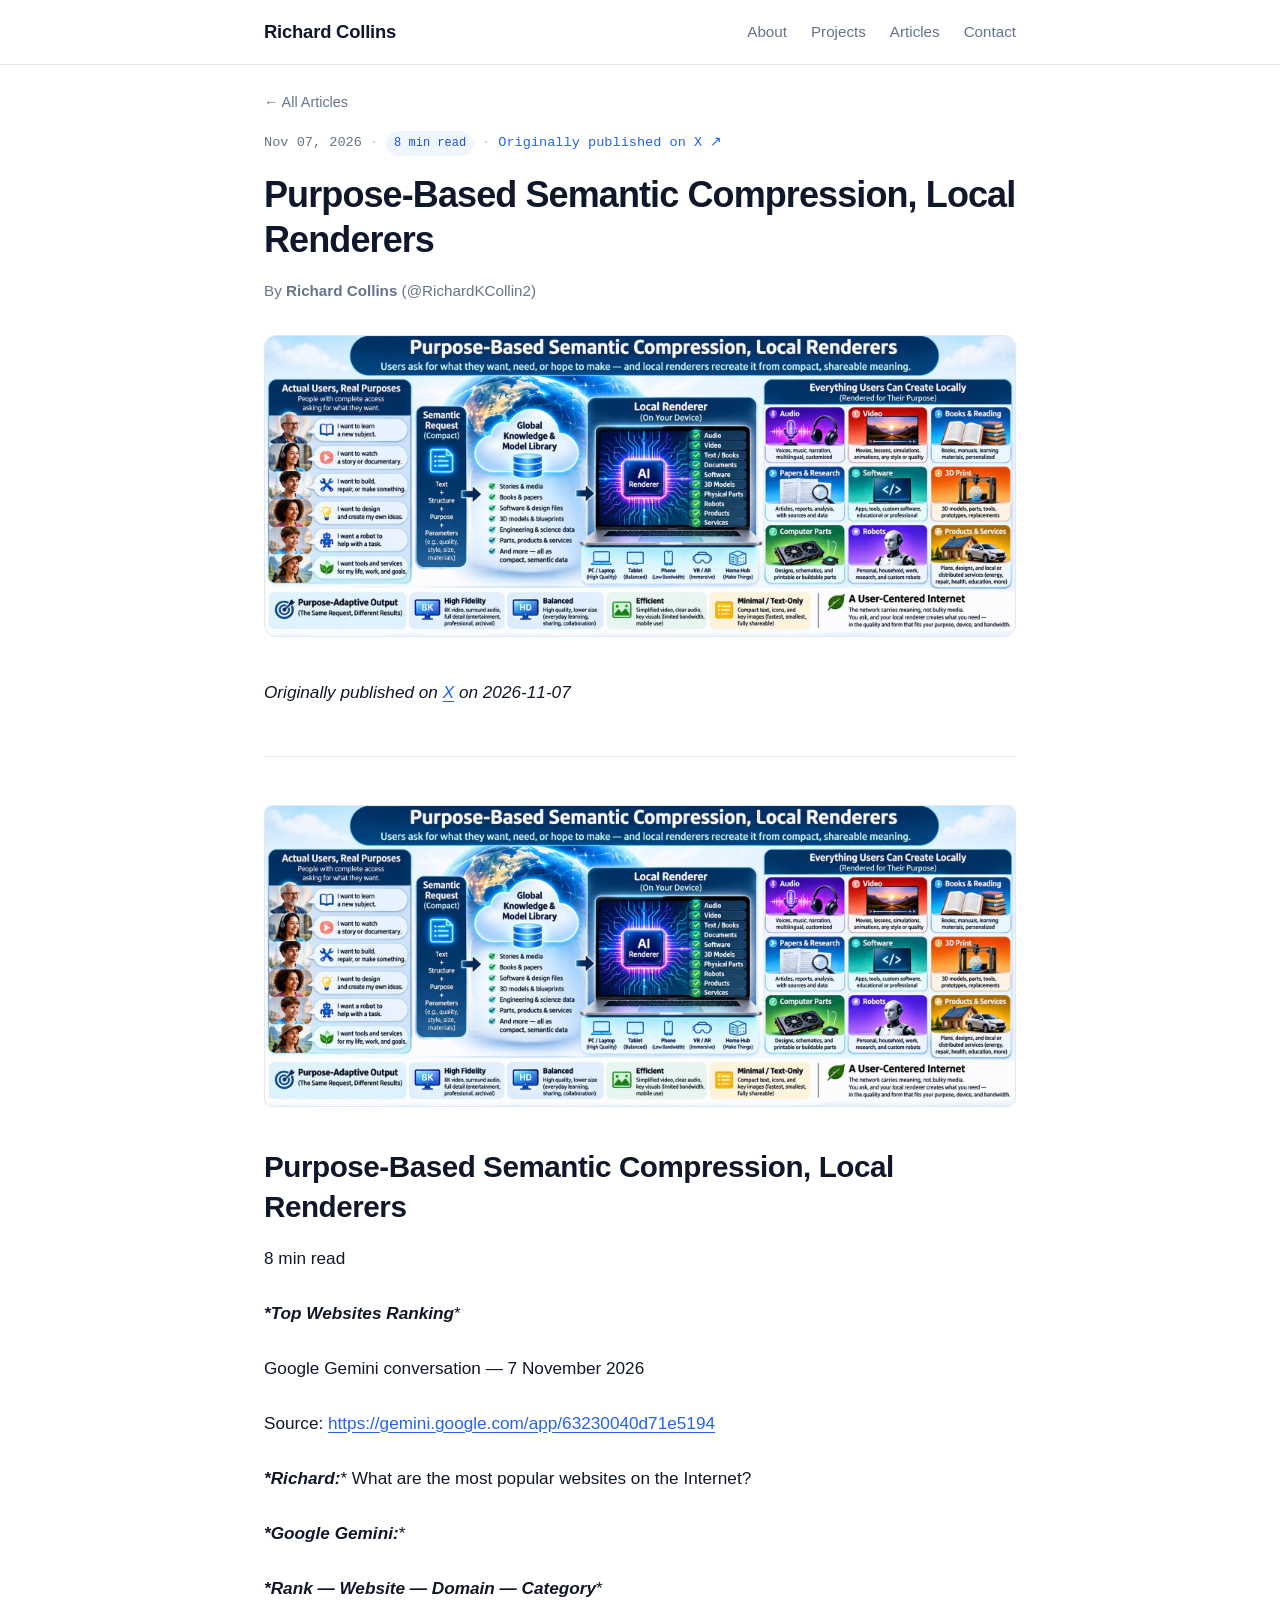
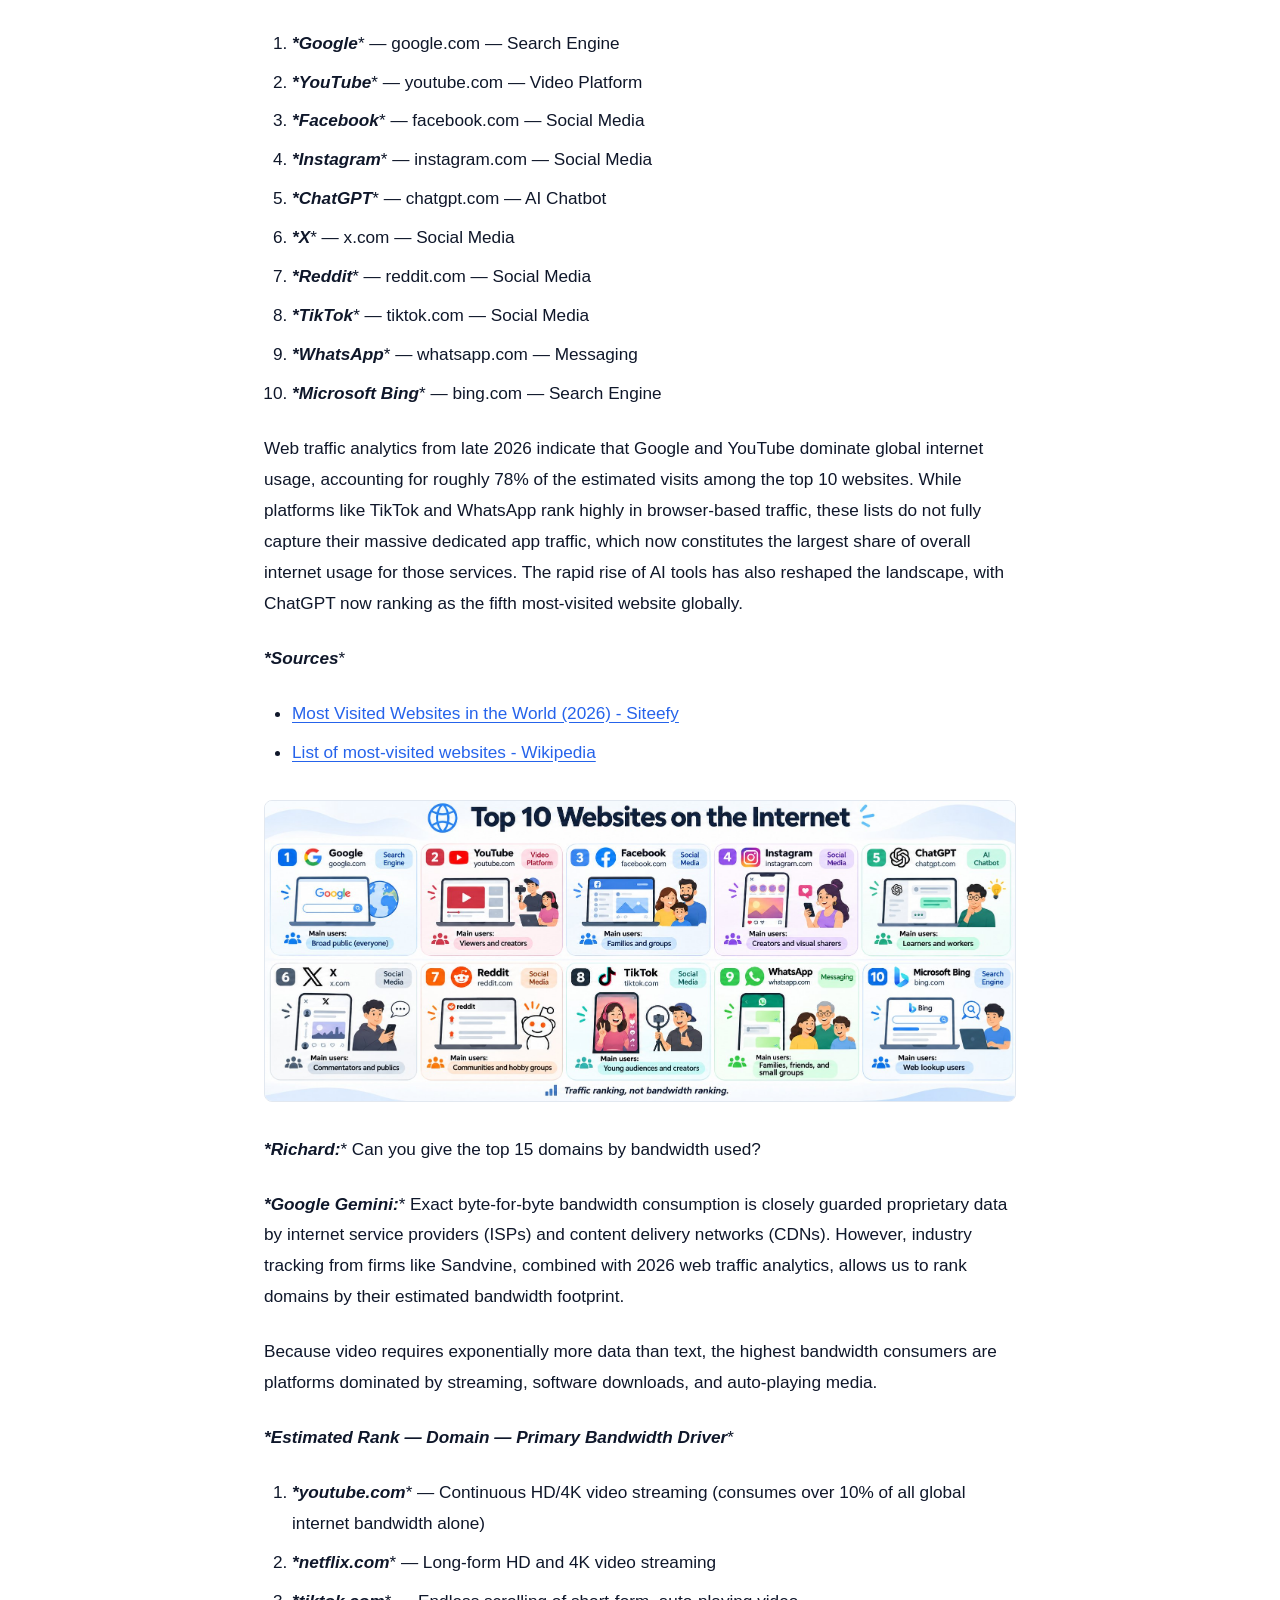
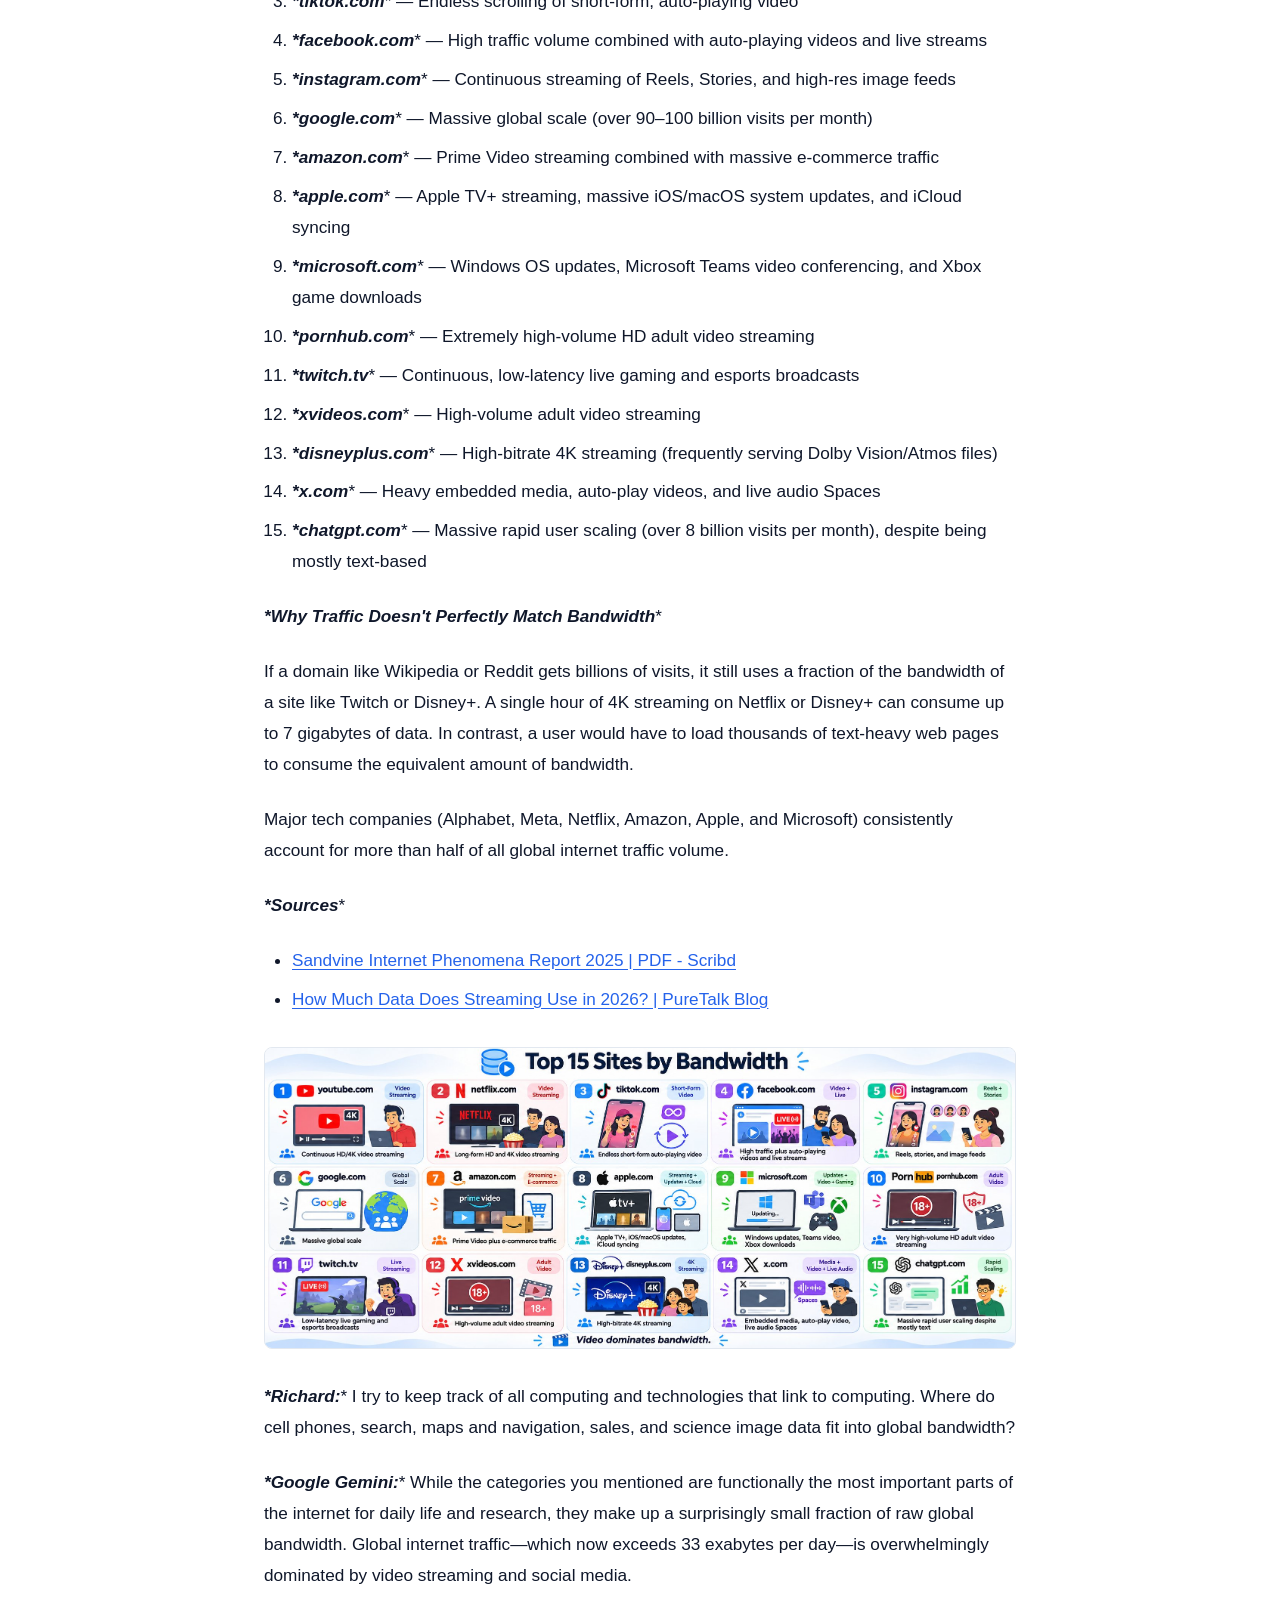
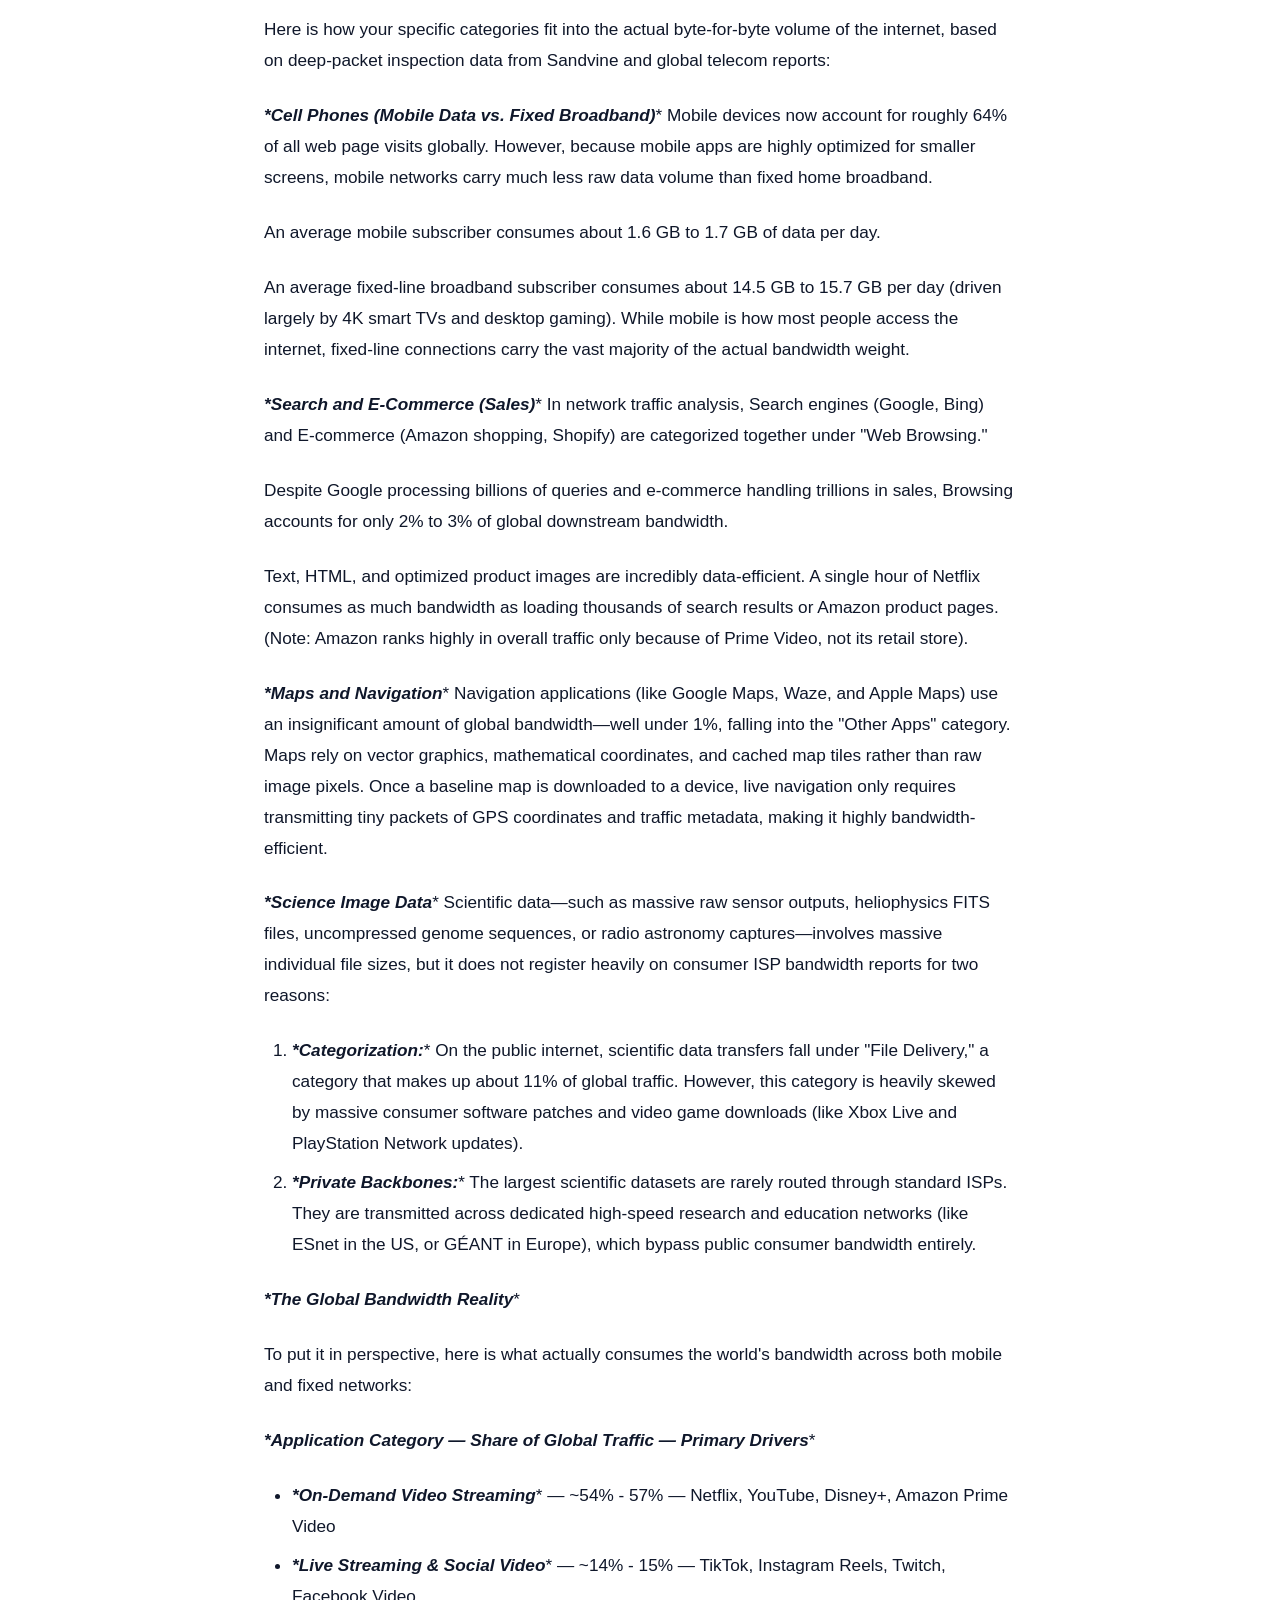
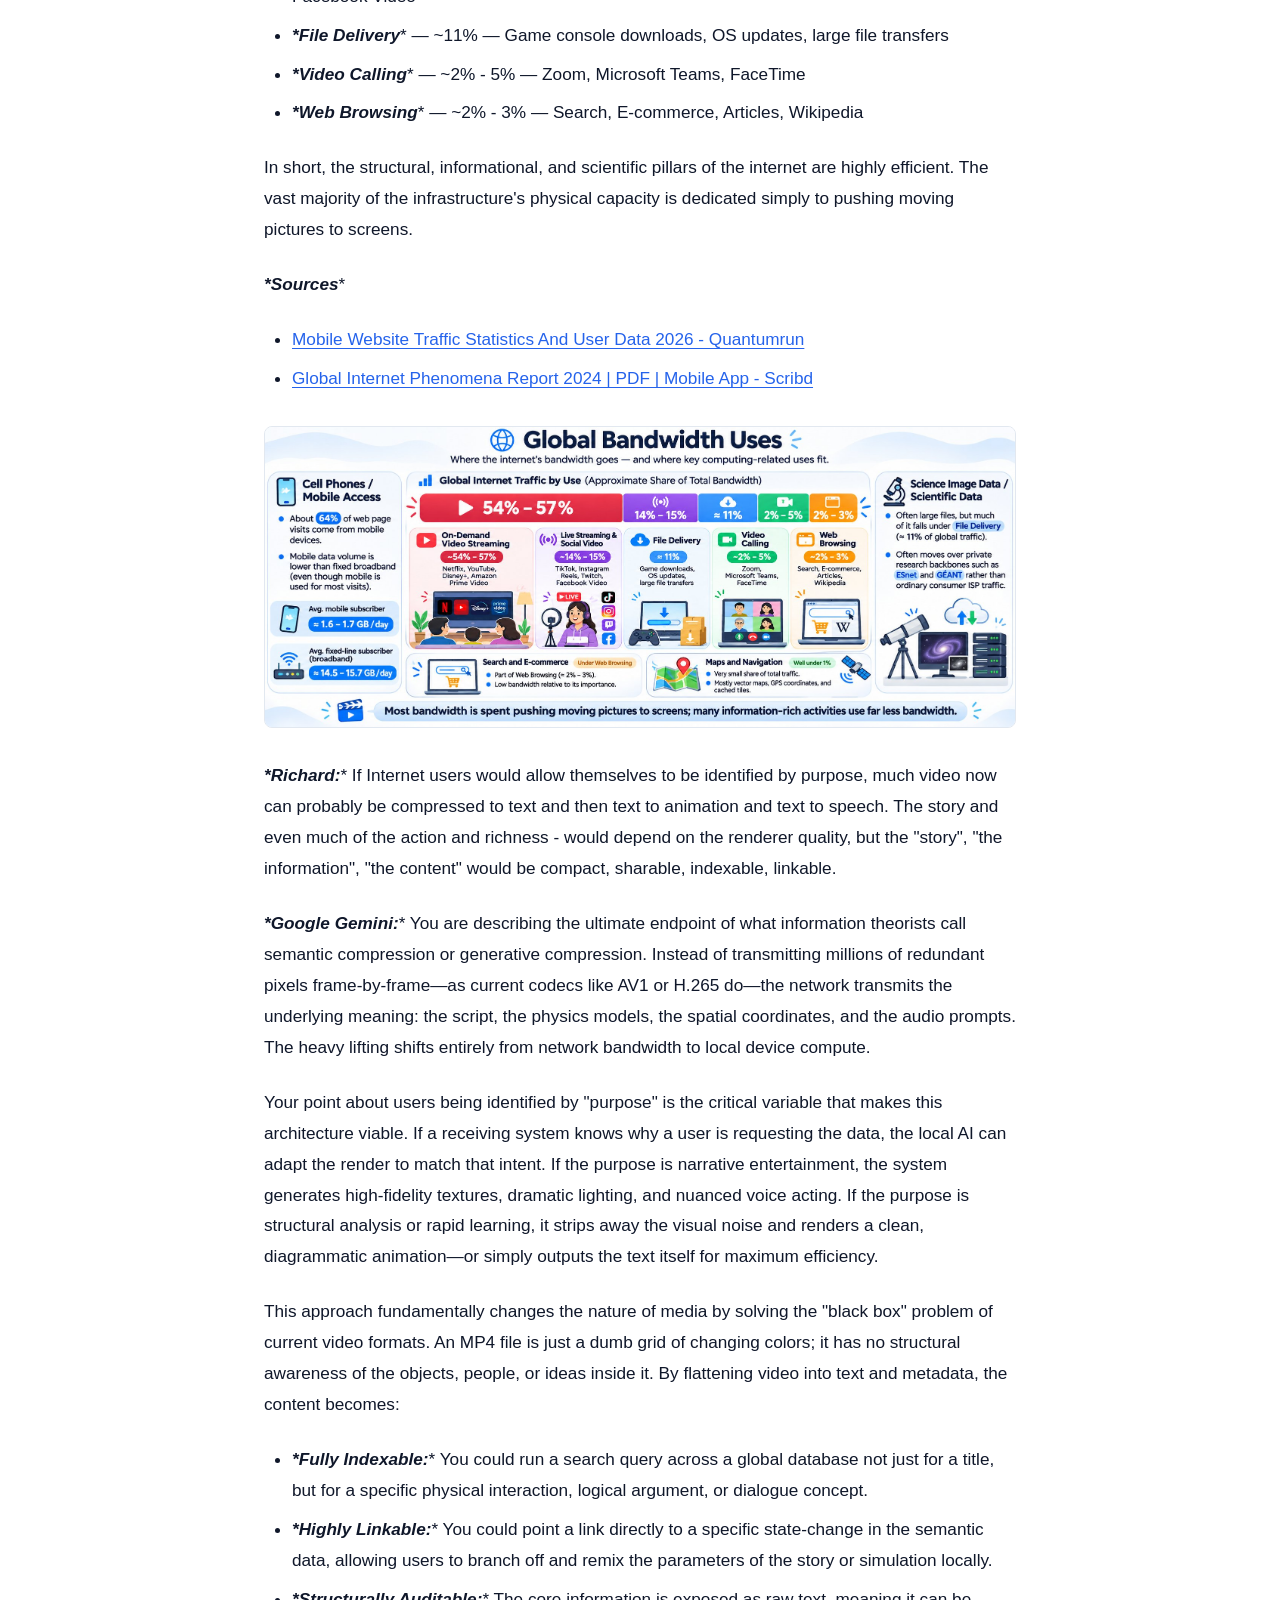
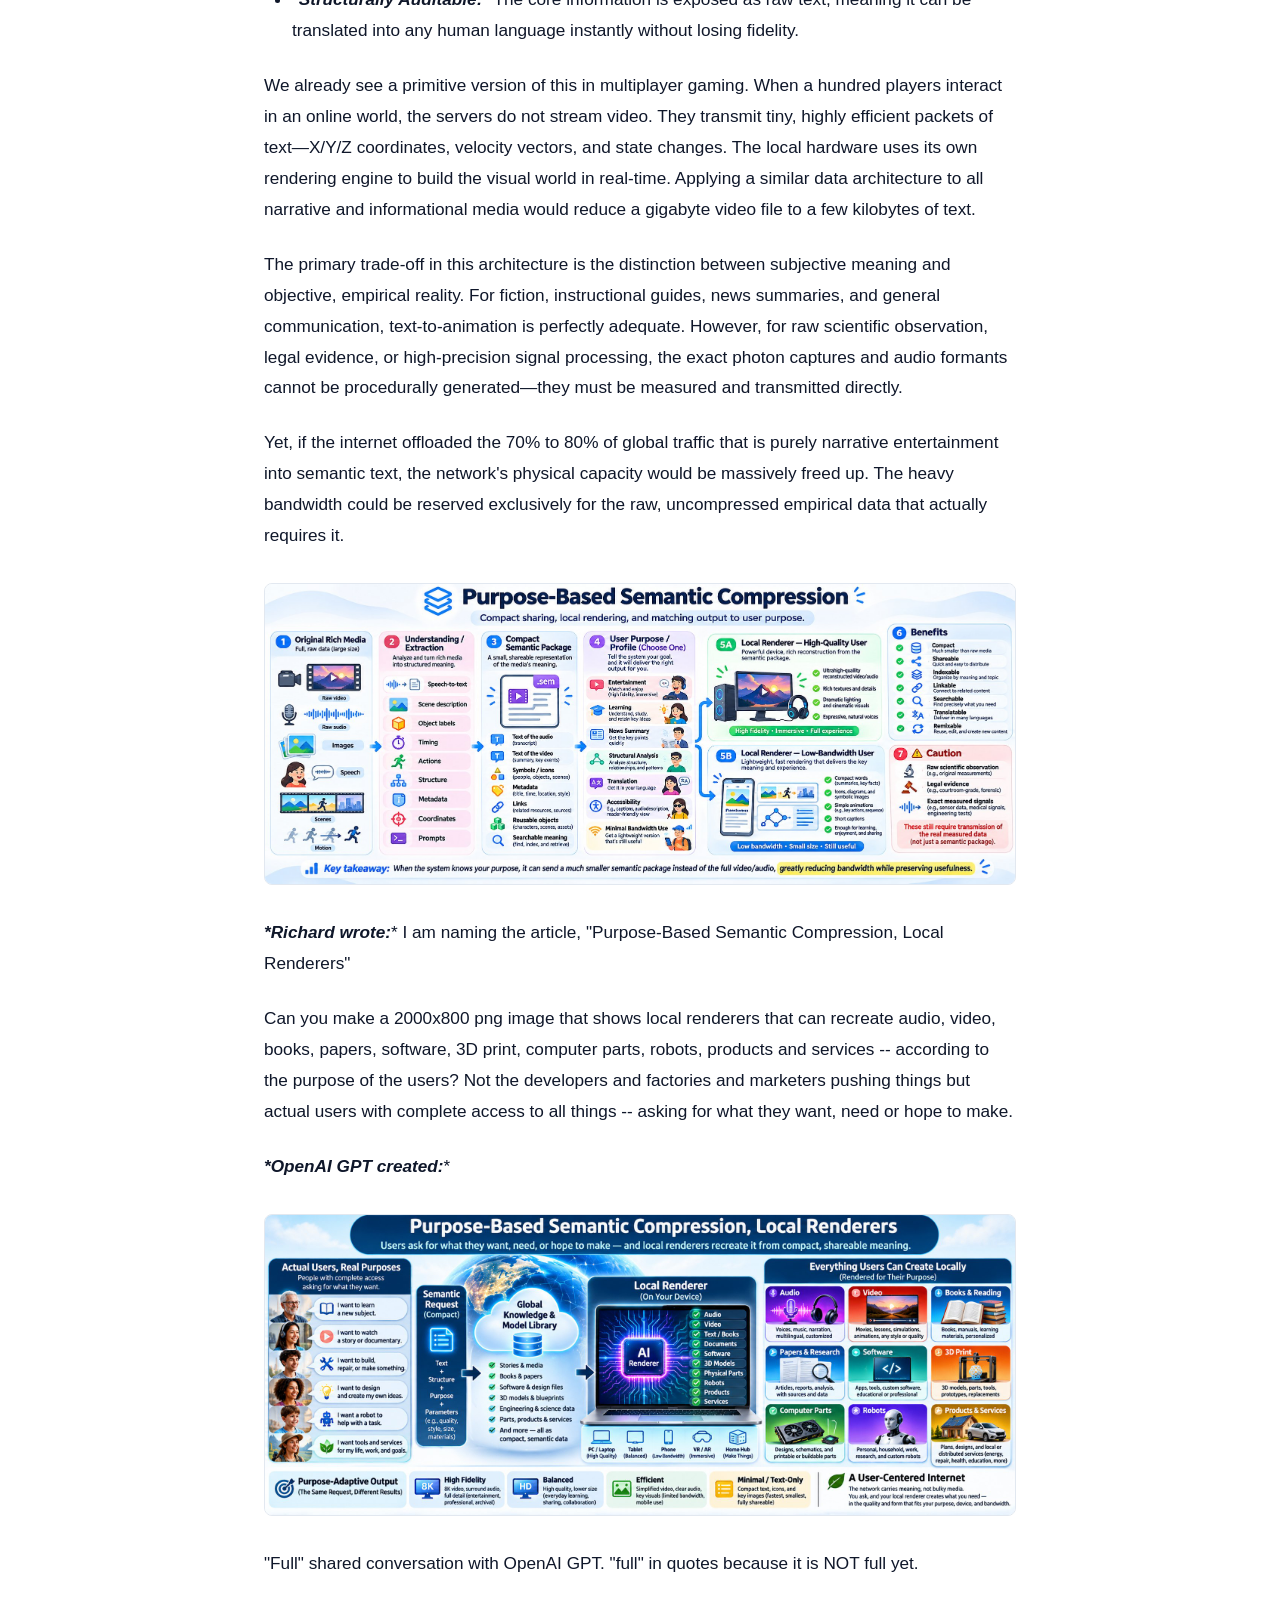
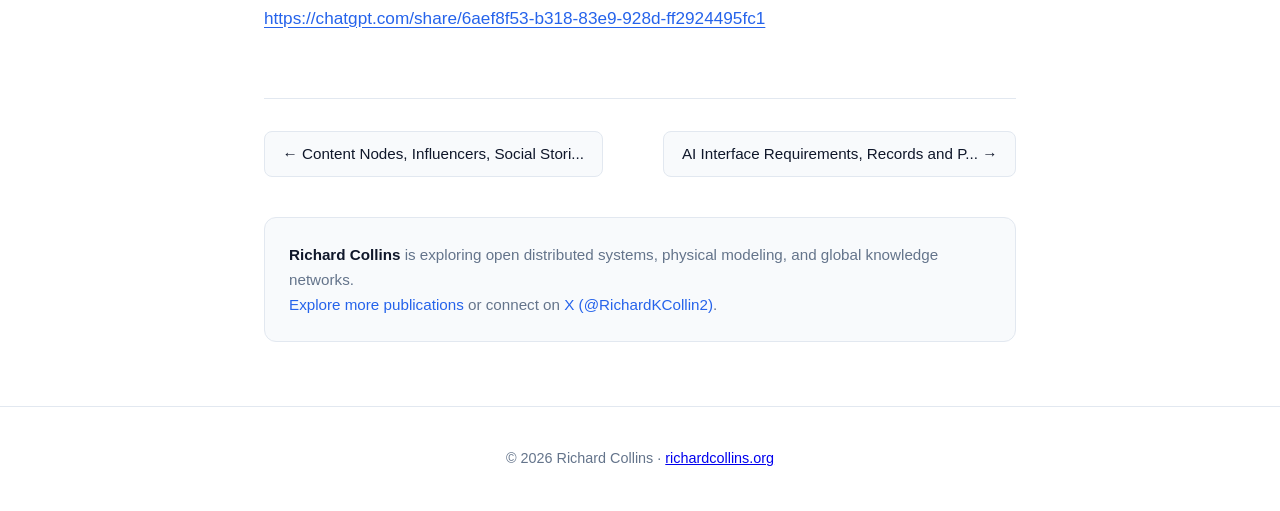
<file: articles/purpose-based-semantic-compression-local-renderers/index.html>
<!DOCTYPE html>
<html lang="en">
<head>
  <meta charset="UTF-8">
  <meta name="viewport" content="width=device-width, initial-scale=1.0">
  <title>Purpose-Based Semantic Compression, Local Renderers - Richard Collins</title>
  <meta name="description" content="Purpose-Based Semantic Compression, Local Renderers">
  <link rel="icon" href="data:image/svg+xml,<svg xmlns=%22http://www.w3.org/2000/svg%22 viewBox=%220%22%20width=%22100%22%20height=%22100%22><text y=%22.9em%22 font-size=%2290%22>🌐</text></svg>">
  <link rel="stylesheet" href="/style.css">
  <meta property="og:title" content="Purpose-Based Semantic Compression, Local Renderers">
  <meta property="og:type" content="article">
  <meta property="og:image" content="/assets/images/articles/HWjOm8vWwAAvLtk.webp">
</head>
<body>

  <header class="site-header">
    <div class="container nav-container">
      <a href="/" class="brand">Richard Collins</a>
      <nav>
        <ul class="nav-links">
          <li><a href="/#about">About</a></li>
          <li><a href="/#projects">Projects</a></li>
          <li><a href="/articles/" class="active">Articles</a></li>
          <li><a href="/#contact">Contact</a></li>
        </ul>
      </nav>
    </div>
  </header>

  <main class="container article-page">
    <nav class="breadcrumb-nav">
      <a href="/articles/" class="breadcrumb-link">← All Articles</a>
    </nav>

    <article class="article-detail">
      <header class="article-header">
        <div class="article-meta-top">
          <time datetime="2026-11-07T14:53:00Z">Nov 07, 2026</time>
          <span class="meta-dot">·</span><span class="read-time">8 min read</span>
          <span class="meta-dot">·</span>
        <a href="https://x.com/RichardKCollin2/status/2119171444139540867" class="original-link" target="_blank" rel="noopener">
          Originally published on X ↗
        </a>
        </div>
        <h1 class="article-title">Purpose-Based Semantic Compression, Local Renderers</h1>
        <div class="article-author">
          <span>By <strong>Richard Collins</strong> (@RichardKCollin2)</span>
        </div>
      </header>

      
        <div class="article-cover-wrapper">
          <img src="/assets/images/articles/HWjOm8vWwAAvLtk.webp" alt="Purpose-Based Semantic Compression, Local Renderers" class="article-cover-img">
        </div>

      <div class="article-content">
        <p><em>Originally published on <a href="https://x.com/RichardKCollin2/status/2119171444139540867">X</a> on 2026-11-07</em></p>
<hr />
<p><a href="/RichardKCollin2/article/2119171444139540867/media/2119170793212919808"><img alt="Article cover image" src="/assets/images/articles/HWjOm8vWwAAvLtk.webp" /></a></p>
<h1 id="purpose-based-semantic-compression-local-renderers">Purpose-Based Semantic Compression, Local Renderers</h1>
<p>8 min read</p>
<p><strong><em>*Top Websites Ranking</em></strong>*</p>
<p>Google Gemini conversation — 7 November 2026</p>
<p>Source: <a href="https://gemini.google.com/app/63230040d71e5194">https://gemini.google.com/app/63230040d71e5194</a></p>
<p><strong><em>*Richard:</em></strong>* What are the most popular websites on the Internet?</p>
<p><strong><em>*Google Gemini:</em></strong>*</p>
<p><strong><em>*Rank — Website — Domain — Category</em></strong>*</p>
<ol>
<li><strong><em>*Google</em></strong>* — google.com — Search Engine</li>
<li><strong><em>*YouTube</em></strong>* — youtube.com — Video Platform</li>
<li><strong><em>*Facebook</em></strong>* — facebook.com — Social Media</li>
<li><strong><em>*Instagram</em></strong>* — instagram.com — Social Media</li>
<li><strong><em>*ChatGPT</em></strong>* — chatgpt.com — AI Chatbot</li>
<li><strong><em>*X</em></strong>* — x.com — Social Media</li>
<li><strong><em>*Reddit</em></strong>* — reddit.com — Social Media</li>
<li><strong><em>*TikTok</em></strong>* — tiktok.com — Social Media</li>
<li><strong><em>*WhatsApp</em></strong>* — whatsapp.com — Messaging</li>
<li><strong><em>*Microsoft Bing</em></strong>* — bing.com — Search Engine</li>
</ol>
<p>Web traffic analytics from late 2026 indicate that Google and YouTube dominate global internet usage, accounting for roughly 78% of the estimated visits among the top 10 websites. While platforms like TikTok and WhatsApp rank highly in browser-based traffic, these lists do not fully capture their massive dedicated app traffic, which now constitutes the largest share of overall internet usage for those services. The rapid rise of AI tools has also reshaped the landscape, with ChatGPT now ranking as the fifth most-visited website globally.</p>
<p><strong><em>*Sources</em></strong>*</p>
<ul>
<li><a href="https://siteefy.com/most-visited-websites/">Most Visited Websites in the World (2026) - Siteefy</a></li>
<li><a href="https://en.wikipedia.org/wiki/List_of_most-visited_websites">List of most-visited websites - Wikipedia</a></li>
</ul>
<p><a href="/RichardKCollin2/article/2119171444139540867/media/2119167199315124224"><img alt="" src="/assets/images/articles/HWjLVwbWYAAyQRK.jpg" /></a></p>
<p><strong><em>*Richard:</em></strong>* Can you give the top 15 domains by bandwidth used?</p>
<p><strong><em>*Google Gemini:</em></strong>* Exact byte-for-byte bandwidth consumption is closely guarded proprietary data by internet service providers (ISPs) and content delivery networks (CDNs). However, industry tracking from firms like Sandvine, combined with 2026 web traffic analytics, allows us to rank domains by their estimated bandwidth footprint.</p>
<p>Because video requires exponentially more data than text, the highest bandwidth consumers are platforms dominated by streaming, software downloads, and auto-playing media.</p>
<p><strong><em>*Estimated Rank — Domain — Primary Bandwidth Driver</em></strong>*</p>
<ol>
<li><strong><em>*youtube.com</em></strong>* — Continuous HD/4K video streaming (consumes over 10% of all global internet bandwidth alone)</li>
<li><strong><em>*netflix.com</em></strong>* — Long-form HD and 4K video streaming</li>
<li><strong><em>*tiktok.com</em></strong>* — Endless scrolling of short-form, auto-playing video</li>
<li><strong><em>*facebook.com</em></strong>* — High traffic volume combined with auto-playing videos and live streams</li>
<li><strong><em>*instagram.com</em></strong>* — Continuous streaming of Reels, Stories, and high-res image feeds</li>
<li><strong><em>*google.com</em></strong>* — Massive global scale (over 90–100 billion visits per month)</li>
<li><strong><em>*amazon.com</em></strong>* — Prime Video streaming combined with massive e-commerce traffic</li>
<li><strong><em>*apple.com</em></strong>* — Apple TV+ streaming, massive iOS/macOS system updates, and iCloud syncing</li>
<li><strong><em>*microsoft.com</em></strong>* — Windows OS updates, Microsoft Teams video conferencing, and Xbox game downloads</li>
<li><strong><em>*pornhub.com</em></strong>* — Extremely high-volume HD adult video streaming</li>
<li><strong><em>*twitch.tv</em></strong>* — Continuous, low-latency live gaming and esports broadcasts</li>
<li><strong><em>*xvideos.com</em></strong>* — High-volume adult video streaming</li>
<li><strong><em>*disneyplus.com</em></strong>* — High-bitrate 4K streaming (frequently serving Dolby Vision/Atmos files)</li>
<li><strong><em>*x.com</em></strong>* — Heavy embedded media, auto-play videos, and live audio Spaces</li>
<li><strong><em>*chatgpt.com</em></strong>* — Massive rapid user scaling (over 8 billion visits per month), despite being mostly text-based</li>
</ol>
<p><strong><em>*Why Traffic Doesn't Perfectly Match Bandwidth</em></strong>*</p>
<p>If a domain like Wikipedia or Reddit gets billions of visits, it still uses a fraction of the bandwidth of a site like Twitch or Disney+. A single hour of 4K streaming on Netflix or Disney+ can consume up to 7 gigabytes of data. In contrast, a user would have to load thousands of text-heavy web pages to consume the equivalent amount of bandwidth.</p>
<p>Major tech companies (Alphabet, Meta, Netflix, Amazon, Apple, and Microsoft) consistently account for more than half of all global internet traffic volume.</p>
<p><strong><em>*Sources</em></strong>*</p>
<ul>
<li><a href="https://www.scribd.com/document/880997959/GIPR-2025">Sandvine Internet Phenomena Report 2025 | PDF - Scribd</a></li>
<li><a href="https://www.puretalk.com/blog/how-much-data-streaming-services-use-in-2026">How Much Data Does Streaming Use in 2026? | PureTalk Blog</a></li>
</ul>
<p><a href="/RichardKCollin2/article/2119171444139540867/media/2119167307272368128"><img alt="" src="/assets/images/articles/HWjLcCmXMAAXsbe.jpg" /></a></p>
<p><strong><em>*Richard:</em></strong>* I try to keep track of all computing and technologies that link to computing. Where do cell phones, search, maps and navigation, sales, and science image data fit into global bandwidth?</p>
<p><strong><em>*Google Gemini:</em></strong>* While the categories you mentioned are functionally the most important parts of the internet for daily life and research, they make up a surprisingly small fraction of raw global bandwidth. Global internet traffic—which now exceeds 33 exabytes per day—is overwhelmingly dominated by video streaming and social media.</p>
<p>Here is how your specific categories fit into the actual byte-for-byte volume of the internet, based on deep-packet inspection data from Sandvine and global telecom reports:</p>
<p><strong><em>*Cell Phones (Mobile Data vs. Fixed Broadband)</em></strong>* Mobile devices now account for roughly 64% of all web page visits globally. However, because mobile apps are highly optimized for smaller screens, mobile networks carry much less raw data volume than fixed home broadband.</p>
<p>An average mobile subscriber consumes about 1.6 GB to 1.7 GB of data per day.</p>
<p>An average fixed-line broadband subscriber consumes about 14.5 GB to 15.7 GB per day (driven largely by 4K smart TVs and desktop gaming). While mobile is how most people access the internet, fixed-line connections carry the vast majority of the actual bandwidth weight.</p>
<p><strong><em>*Search and E-Commerce (Sales)</em></strong>* In network traffic analysis, Search engines (Google, Bing) and E-commerce (Amazon shopping, Shopify) are categorized together under "Web Browsing."</p>
<p>Despite Google processing billions of queries and e-commerce handling trillions in sales, Browsing accounts for only 2% to 3% of global downstream bandwidth.</p>
<p>Text, HTML, and optimized product images are incredibly data-efficient. A single hour of Netflix consumes as much bandwidth as loading thousands of search results or Amazon product pages. (Note: Amazon ranks highly in overall traffic only because of Prime Video, not its retail store).</p>
<p><strong><em>*Maps and Navigation</em></strong>* Navigation applications (like Google Maps, Waze, and Apple Maps) use an insignificant amount of global bandwidth—well under 1%, falling into the "Other Apps" category. Maps rely on vector graphics, mathematical coordinates, and cached map tiles rather than raw image pixels. Once a baseline map is downloaded to a device, live navigation only requires transmitting tiny packets of GPS coordinates and traffic metadata, making it highly bandwidth-efficient.</p>
<p><strong><em>*Science Image Data</em></strong>* Scientific data—such as massive raw sensor outputs, heliophysics FITS files, uncompressed genome sequences, or radio astronomy captures—involves massive individual file sizes, but it does not register heavily on consumer ISP bandwidth reports for two reasons:</p>
<ol>
<li><strong><em>*Categorization:</em></strong>* On the public internet, scientific data transfers fall under "File Delivery," a category that makes up about 11% of global traffic. However, this category is heavily skewed by massive consumer software patches and video game downloads (like Xbox Live and PlayStation Network updates).</li>
<li><strong><em>*Private Backbones:</em></strong>* The largest scientific datasets are rarely routed through standard ISPs. They are transmitted across dedicated high-speed research and education networks (like ESnet in the US, or GÉANT in Europe), which bypass public consumer bandwidth entirely.</li>
</ol>
<p><strong><em>*The Global Bandwidth Reality</em></strong>*</p>
<p>To put it in perspective, here is what actually consumes the world's bandwidth across both mobile and fixed networks:</p>
<p><strong><em>*Application Category — Share of Global Traffic — Primary Drivers</em></strong>*</p>
<ul>
<li><strong><em>*On-Demand Video Streaming</em></strong>* — ~54% - 57% — Netflix, YouTube, Disney+, Amazon Prime Video</li>
<li><strong><em>*Live Streaming &amp; Social Video</em></strong>* — ~14% - 15% — TikTok, Instagram Reels, Twitch, Facebook Video</li>
<li><strong><em>*File Delivery</em></strong>* — ~11% — Game console downloads, OS updates, large file transfers</li>
<li><strong><em>*Video Calling</em></strong>* — ~2% - 5% — Zoom, Microsoft Teams, FaceTime</li>
<li><strong><em>*Web Browsing</em></strong>* — ~2% - 3% — Search, E-commerce, Articles, Wikipedia</li>
</ul>
<p>In short, the structural, informational, and scientific pillars of the internet are highly efficient. The vast majority of the infrastructure's physical capacity is dedicated simply to pushing moving pictures to screens.</p>
<p><strong><em>*Sources</em></strong>*</p>
<ul>
<li><a href="https://www.quantumrun.com/consulting/mobile-website-traffic/">Mobile Website Traffic Statistics And User Data 2026 - Quantumrun</a></li>
<li><a href="https://www.scribd.com/document/984657396/2024-Global-Internet-Phenomena-Report">Global Internet Phenomena Report 2024 | PDF | Mobile App - Scribd</a></li>
</ul>
<p><a href="/RichardKCollin2/article/2119171444139540867/media/2119167427594338304"><img alt="" src="/assets/images/articles/HWjLjC1WwAAHR_F.jpg" /></a></p>
<p><strong><em>*Richard:</em></strong>* If Internet users would allow themselves to be identified by purpose, much video now can probably be compressed to text and then text to animation and text to speech. The story and even much of the action and richness - would depend on the renderer quality, but the "story", "the information", "the content" would be compact, sharable, indexable, linkable.</p>
<p><strong><em>*Google Gemini:</em></strong>* You are describing the ultimate endpoint of what information theorists call semantic compression or generative compression. Instead of transmitting millions of redundant pixels frame-by-frame—as current codecs like AV1 or H.265 do—the network transmits the underlying meaning: the script, the physics models, the spatial coordinates, and the audio prompts. The heavy lifting shifts entirely from network bandwidth to local device compute.</p>
<p>Your point about users being identified by "purpose" is the critical variable that makes this architecture viable. If a receiving system knows why a user is requesting the data, the local AI can adapt the render to match that intent. If the purpose is narrative entertainment, the system generates high-fidelity textures, dramatic lighting, and nuanced voice acting. If the purpose is structural analysis or rapid learning, it strips away the visual noise and renders a clean, diagrammatic animation—or simply outputs the text itself for maximum efficiency.</p>
<p>This approach fundamentally changes the nature of media by solving the "black box" problem of current video formats. An MP4 file is just a dumb grid of changing colors; it has no structural awareness of the objects, people, or ideas inside it. By flattening video into text and metadata, the content becomes:</p>
<ul>
<li><strong><em>*Fully Indexable:</em></strong>* You could run a search query across a global database not just for a title, but for a specific physical interaction, logical argument, or dialogue concept.</li>
<li><strong><em>*Highly Linkable:</em></strong>* You could point a link directly to a specific state-change in the semantic data, allowing users to branch off and remix the parameters of the story or simulation locally.</li>
<li><strong><em>*Structurally Auditable:</em></strong>* The core information is exposed as raw text, meaning it can be translated into any human language instantly without losing fidelity.</li>
</ul>
<p>We already see a primitive version of this in multiplayer gaming. When a hundred players interact in an online world, the servers do not stream video. They transmit tiny, highly efficient packets of text—X/Y/Z coordinates, velocity vectors, and state changes. The local hardware uses its own rendering engine to build the visual world in real-time. Applying a similar data architecture to all narrative and informational media would reduce a gigabyte video file to a few kilobytes of text.</p>
<p>The primary trade-off in this architecture is the distinction between subjective meaning and objective, empirical reality. For fiction, instructional guides, news summaries, and general communication, text-to-animation is perfectly adequate. However, for raw scientific observation, legal evidence, or high-precision signal processing, the exact photon captures and audio formants cannot be procedurally generated—they must be measured and transmitted directly.</p>
<p>Yet, if the internet offloaded the 70% to 80% of global traffic that is purely narrative entertainment into semantic text, the network's physical capacity would be massively freed up. The heavy bandwidth could be reserved exclusively for the raw, uncompressed empirical data that actually requires it.</p>
<p><a href="/RichardKCollin2/article/2119171444139540867/media/2119167540907675648"><img alt="" src="/assets/images/articles/HWjLpo9XEAAm8do.jpg" /></a></p>
<p><strong><em>*Richard wrote:</em></strong>* I am naming the article, "Purpose-Based Semantic Compression, Local Renderers"</p>
<p>Can you make a 2000x800 png image that shows local renderers that can recreate audio, video, books, papers, software, 3D print, computer parts, robots, products and services -- according to the purpose of the users? Not the developers and factories and marketers pushing things but actual users with complete access to all things -- asking for what they want, need or hope to make.</p>
<p><strong><em>*OpenAI GPT created:</em></strong>*</p>
<p><a href="/RichardKCollin2/article/2119171444139540867/media/2119170640691277824"><img alt="" src="/assets/images/articles/HWjOeEjXMAAHbs6.jpg" /></a></p>
<p>"Full" shared conversation with OpenAI GPT. "full" in quotes because it is NOT full yet.</p>
<p><a href="https://chatgpt.com/share/6aef8f53-b318-83e9-928d-ff2924495fc1">https://chatgpt.com/share/6aef8f53-b318-83e9-928d-ff2924495fc1</a></p>
      </div>

      <footer class="article-footer-nav">
        <div class="article-nav-links">
          <a href="/articles/content-nodes-influencers-social-stories-everyone-choosing-f/" class="btn-link">← Content Nodes, Influencers, Social Stori...</a>
          <a href="/articles/ai-interface-requirements-records-and-products-of-ai-convers/" class="btn-link">AI Interface Requirements, Records and P... →</a>
        </div>
        <div class="article-footer-author">
          <p><strong>Richard Collins</strong> is exploring open distributed systems, physical modeling, and global knowledge networks.</p>
          <p><a href="/articles/">Explore more publications</a> or connect on <a href="https://x.com/RichardKCollin2" target="_blank" rel="noopener">X (@RichardKCollin2)</a>.</p>
        </div>
      </footer>
    </article>
  </main>

  <footer class="site-footer">
    <div class="container footer-content">
      <p>&copy; 2026 Richard Collins &middot; <a href="/">richardcollins.org</a></p>
    </div>
  </footer>

</body>
</html>
</file>
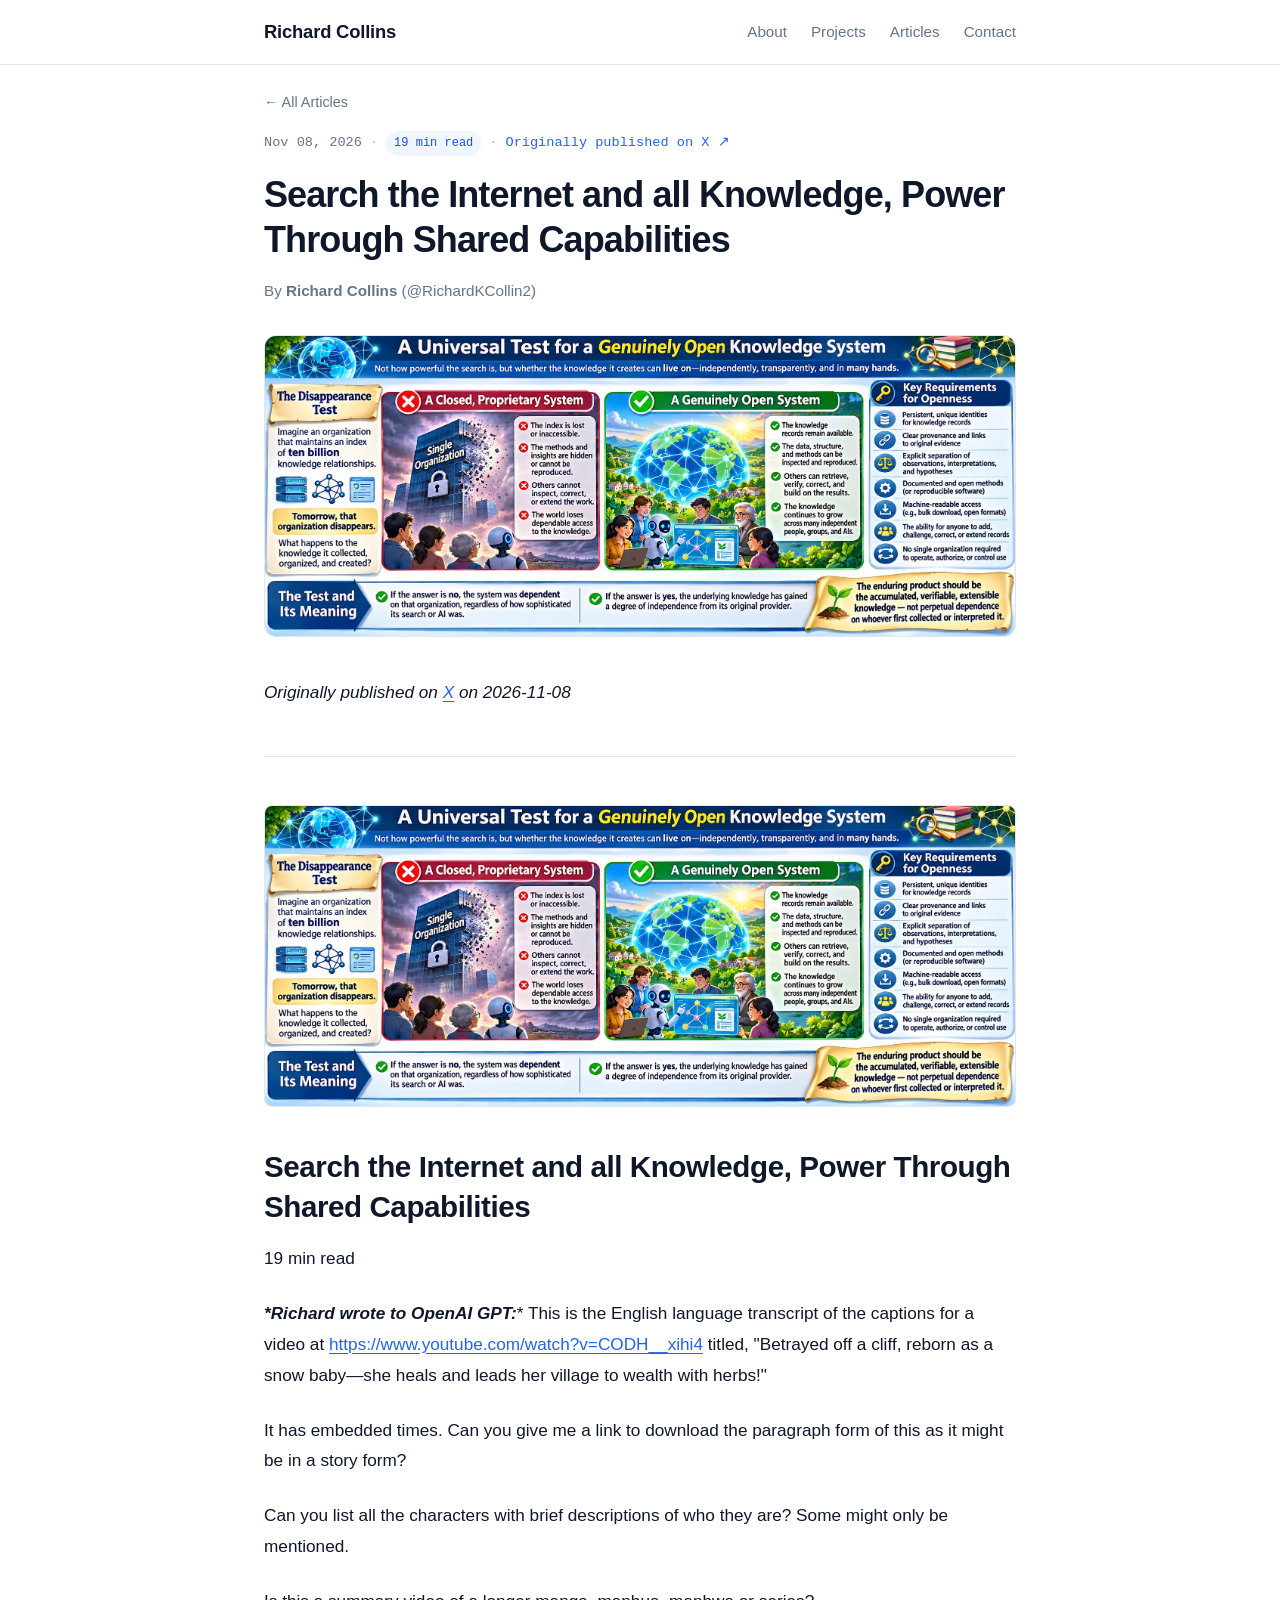
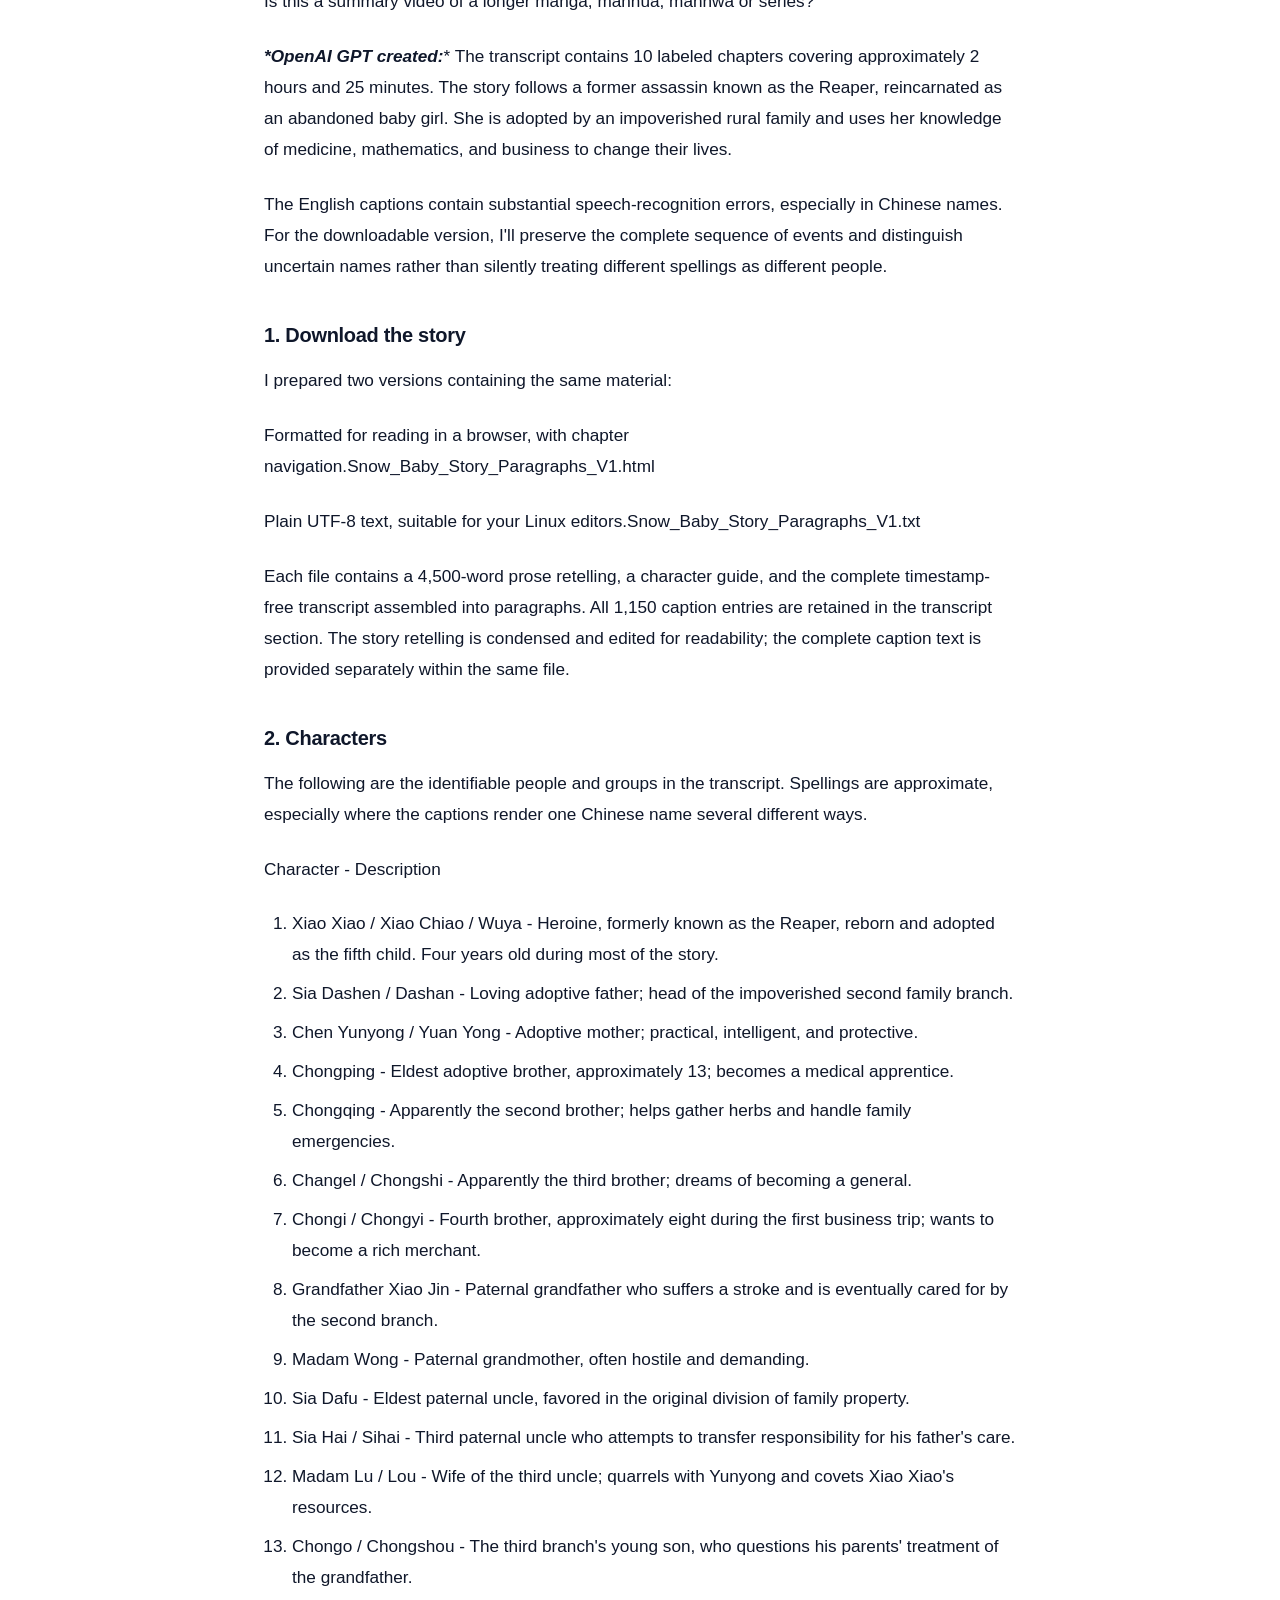
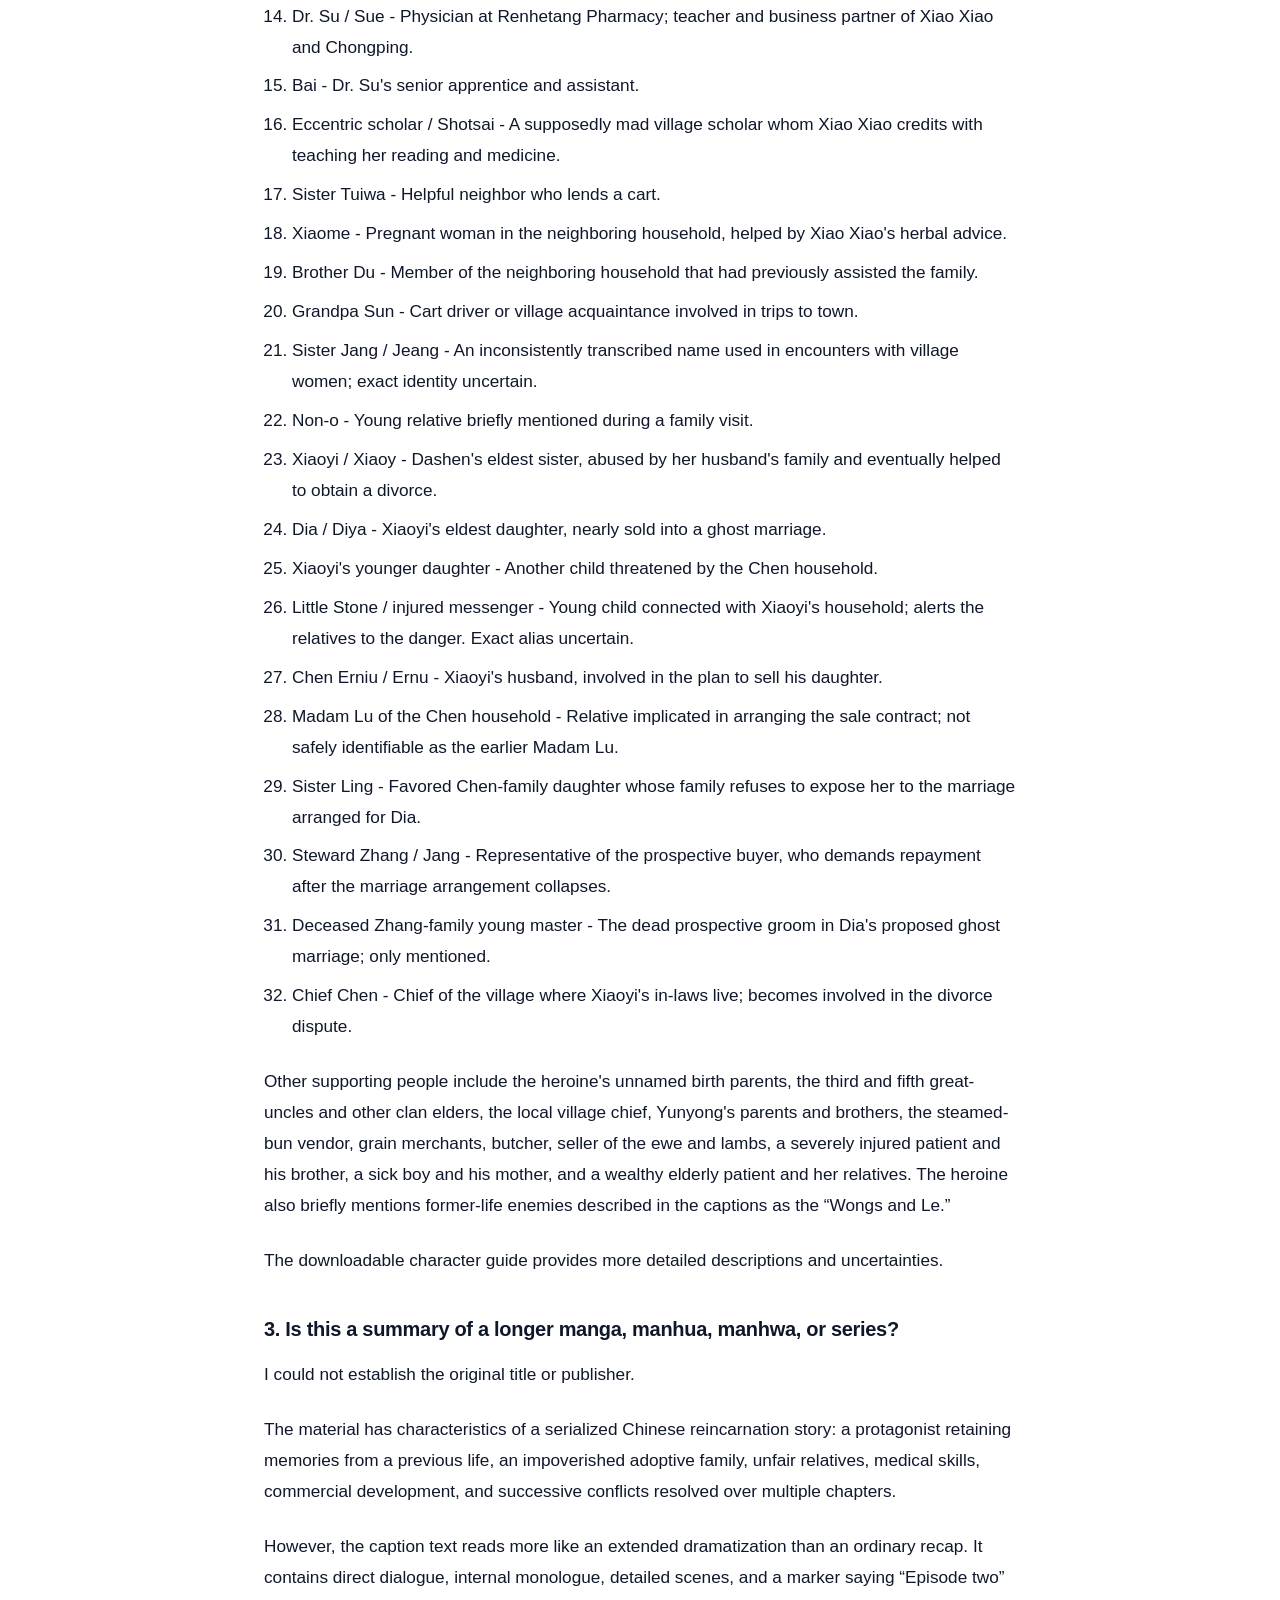
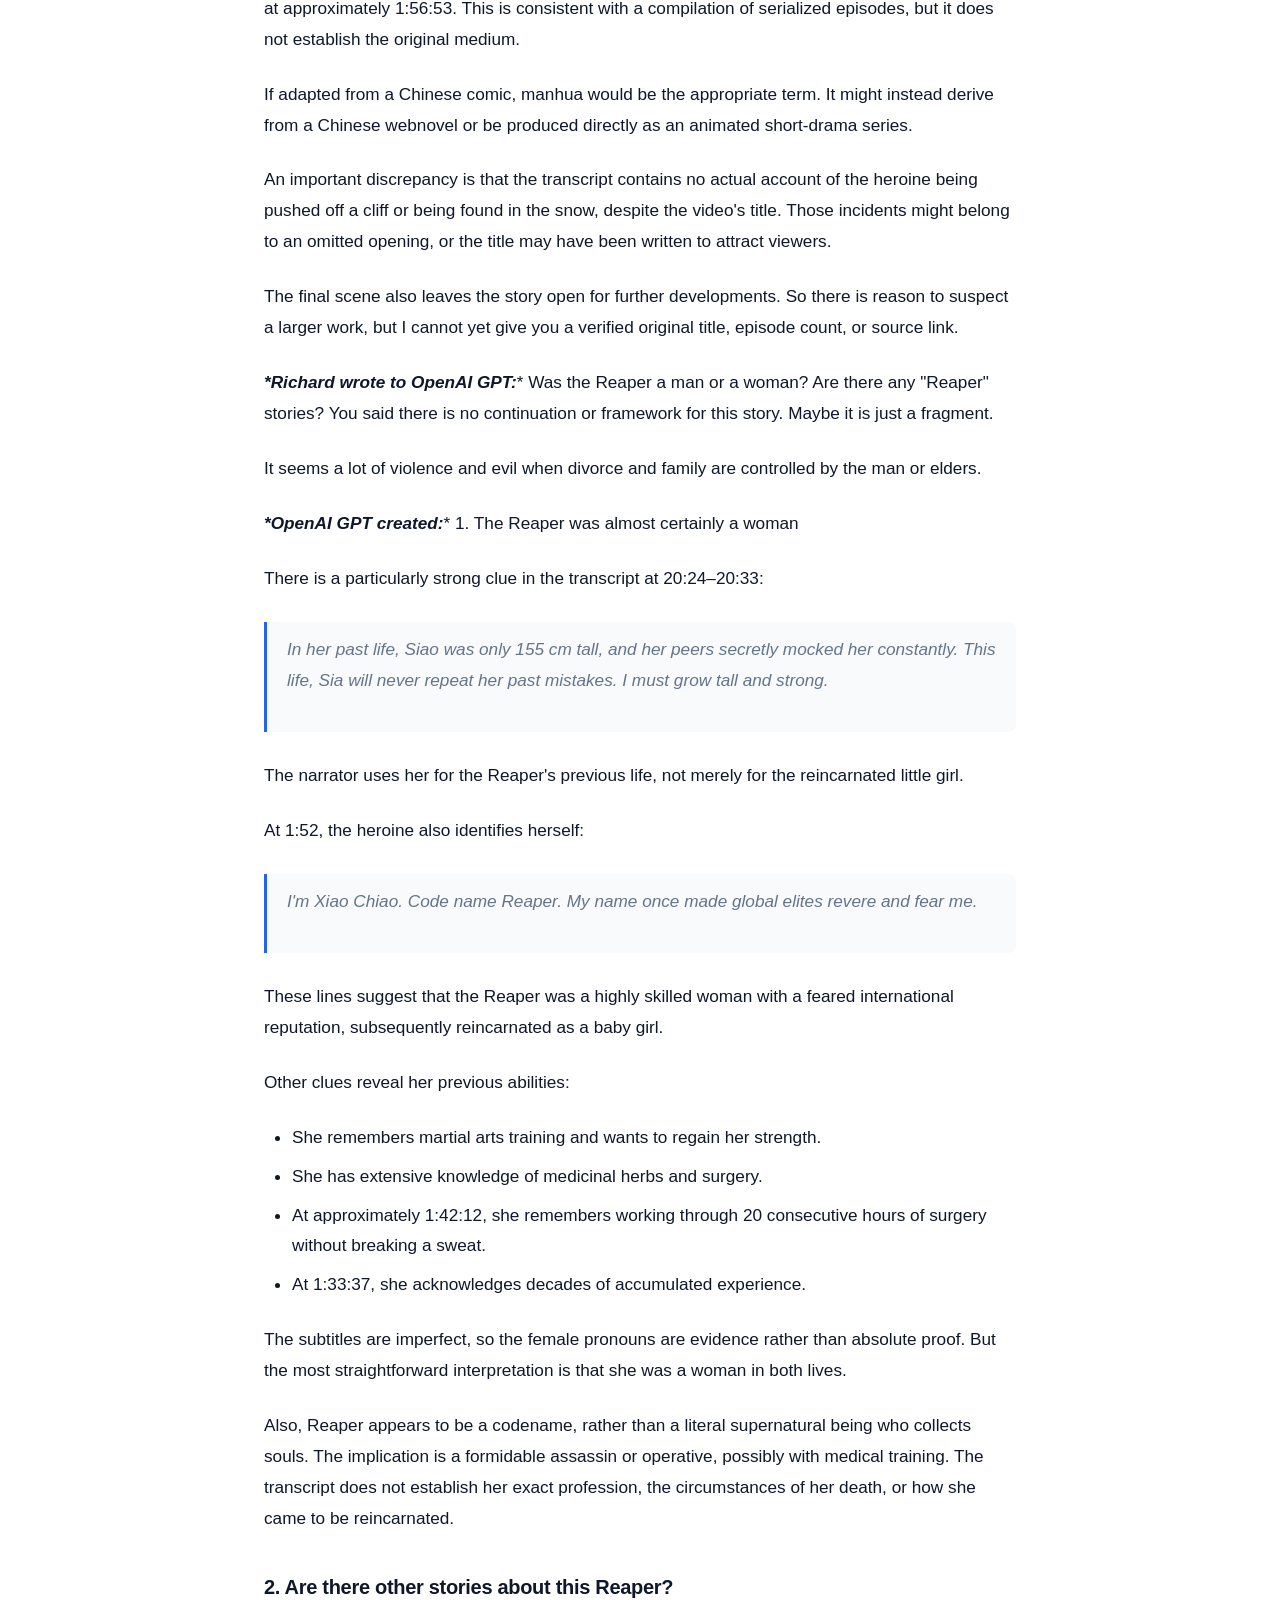
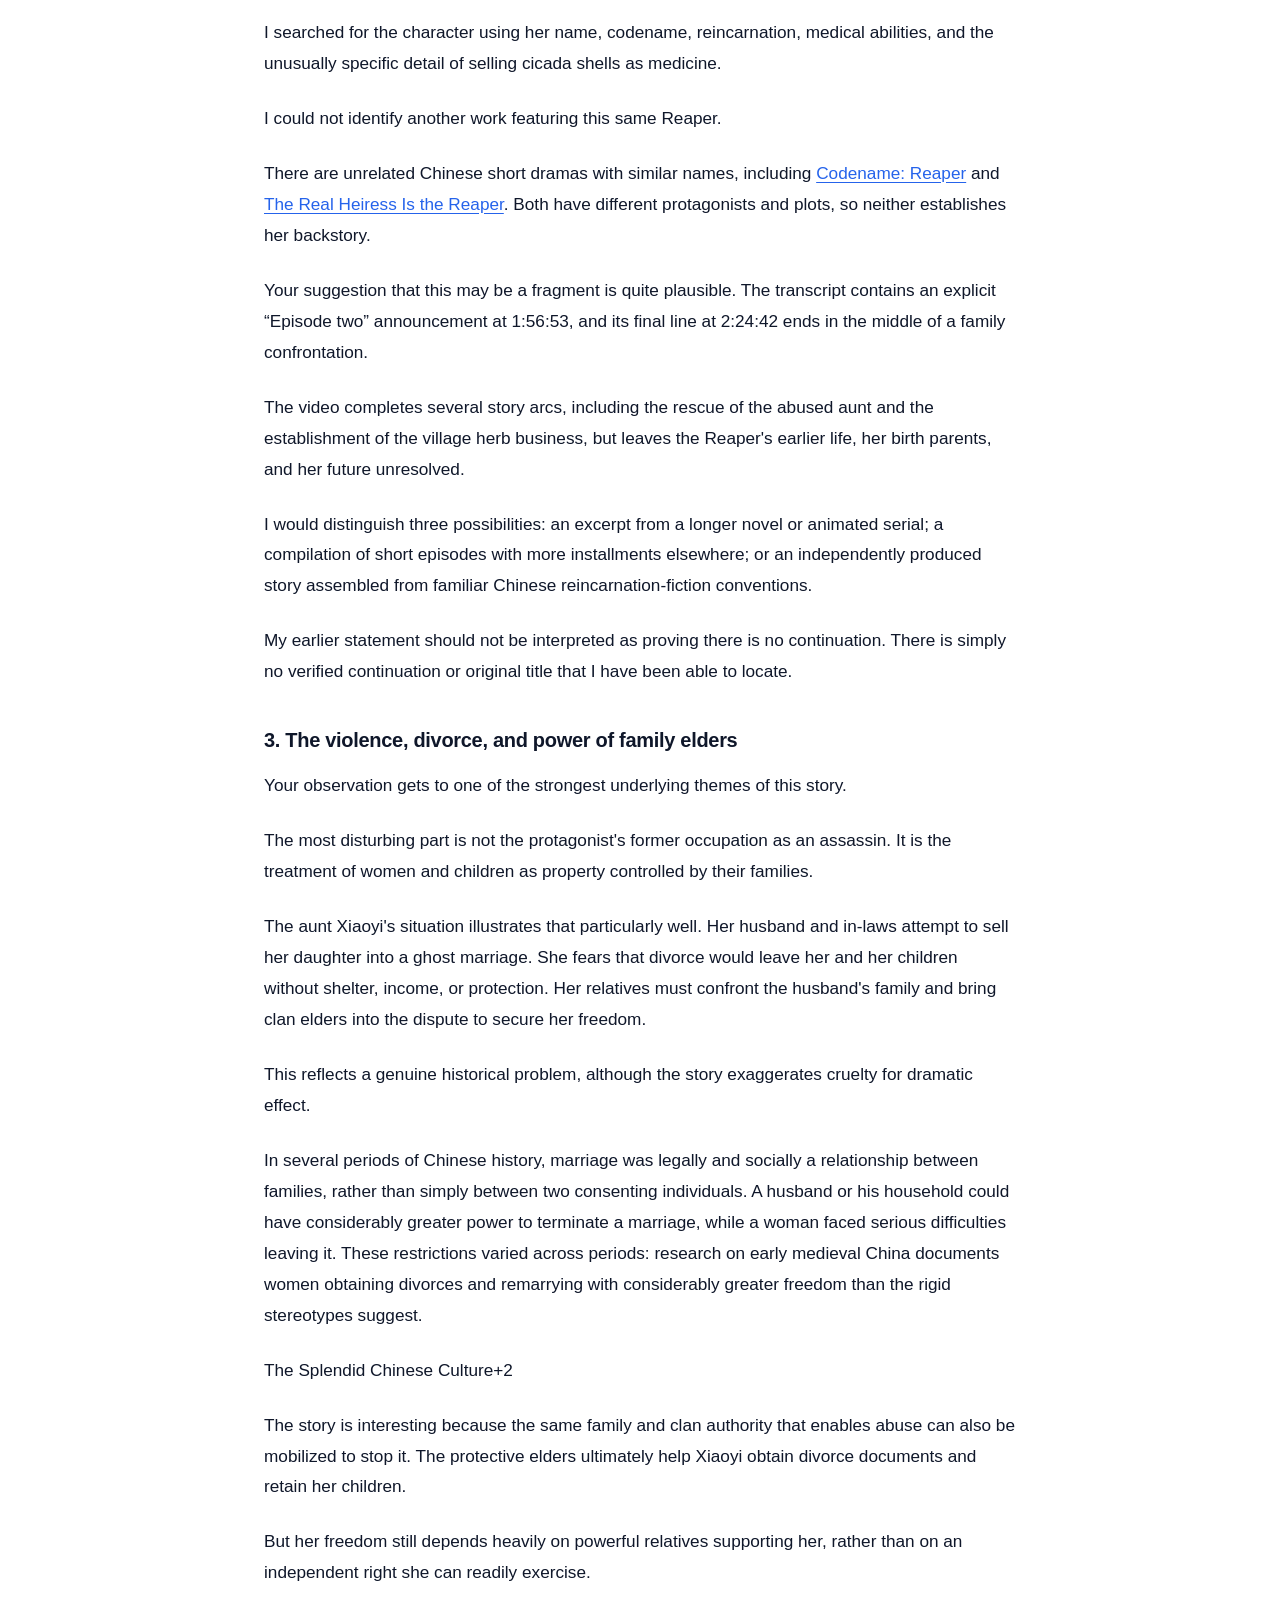
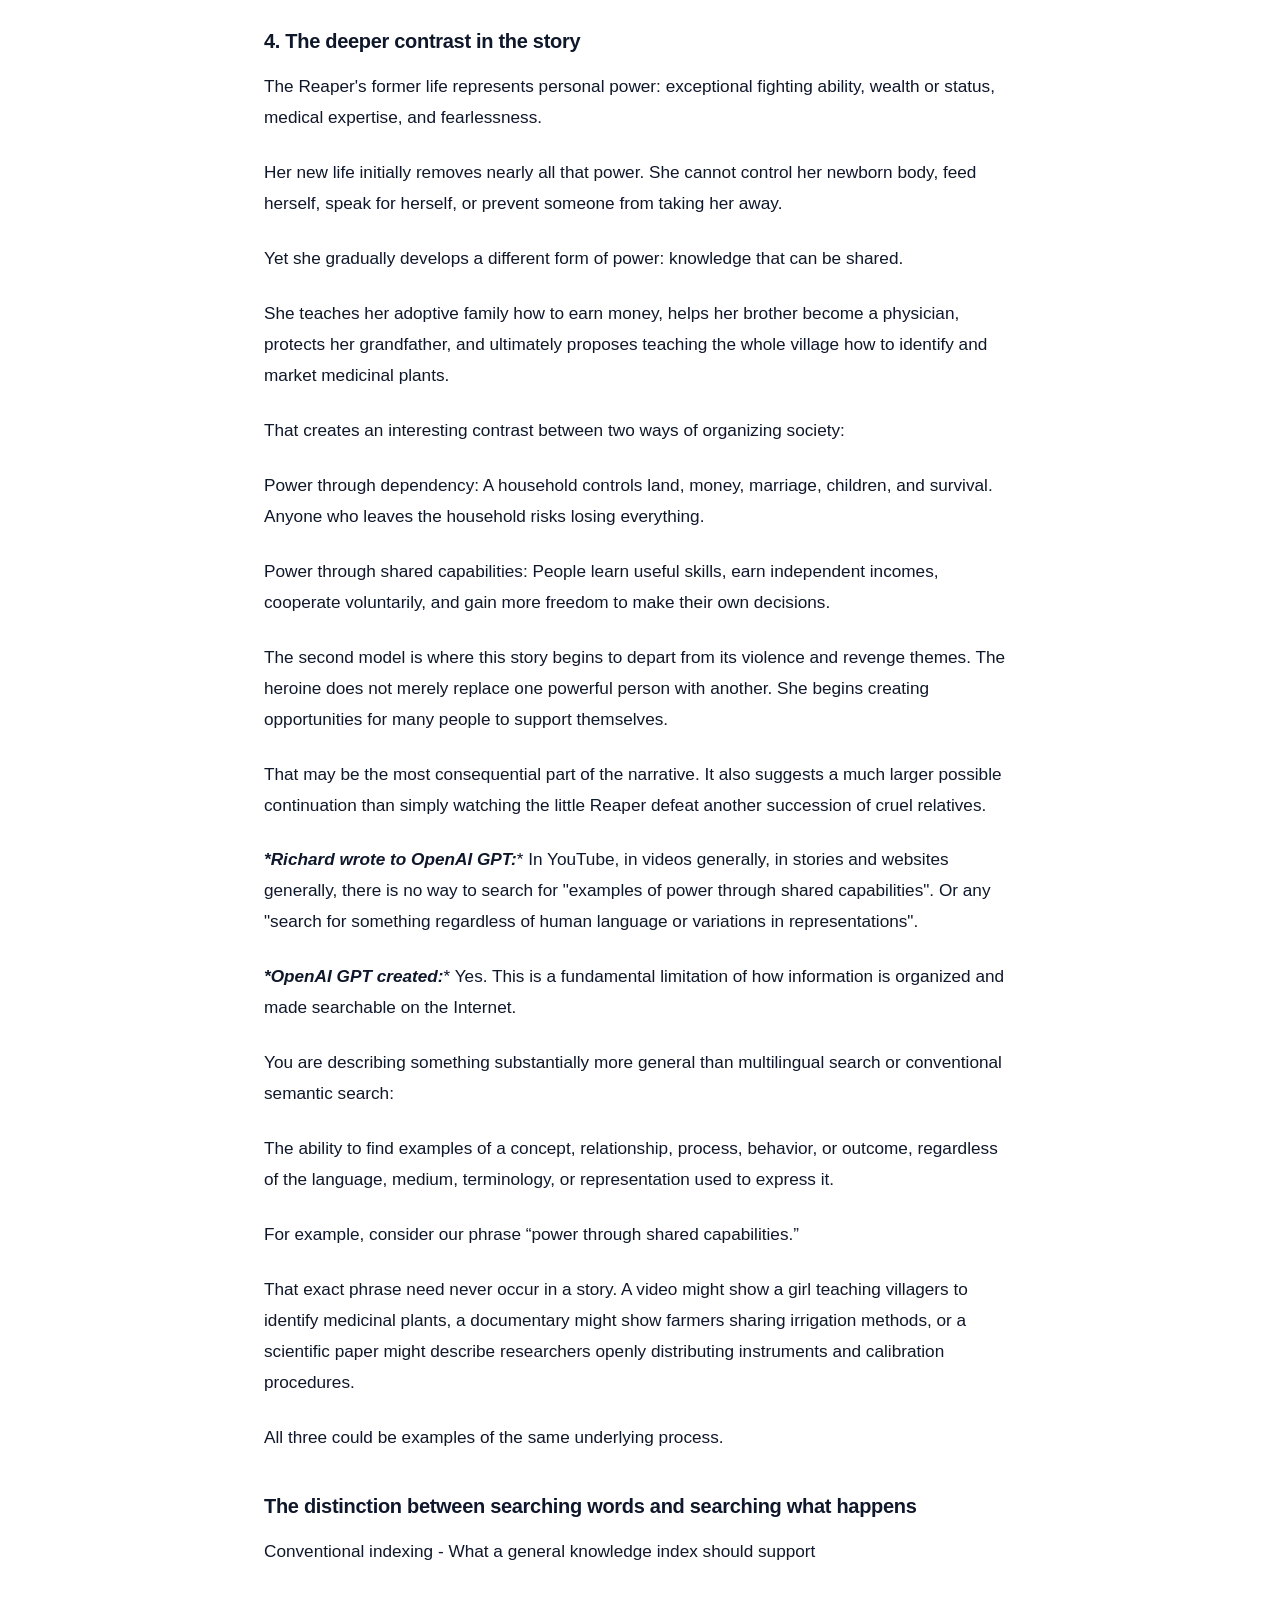
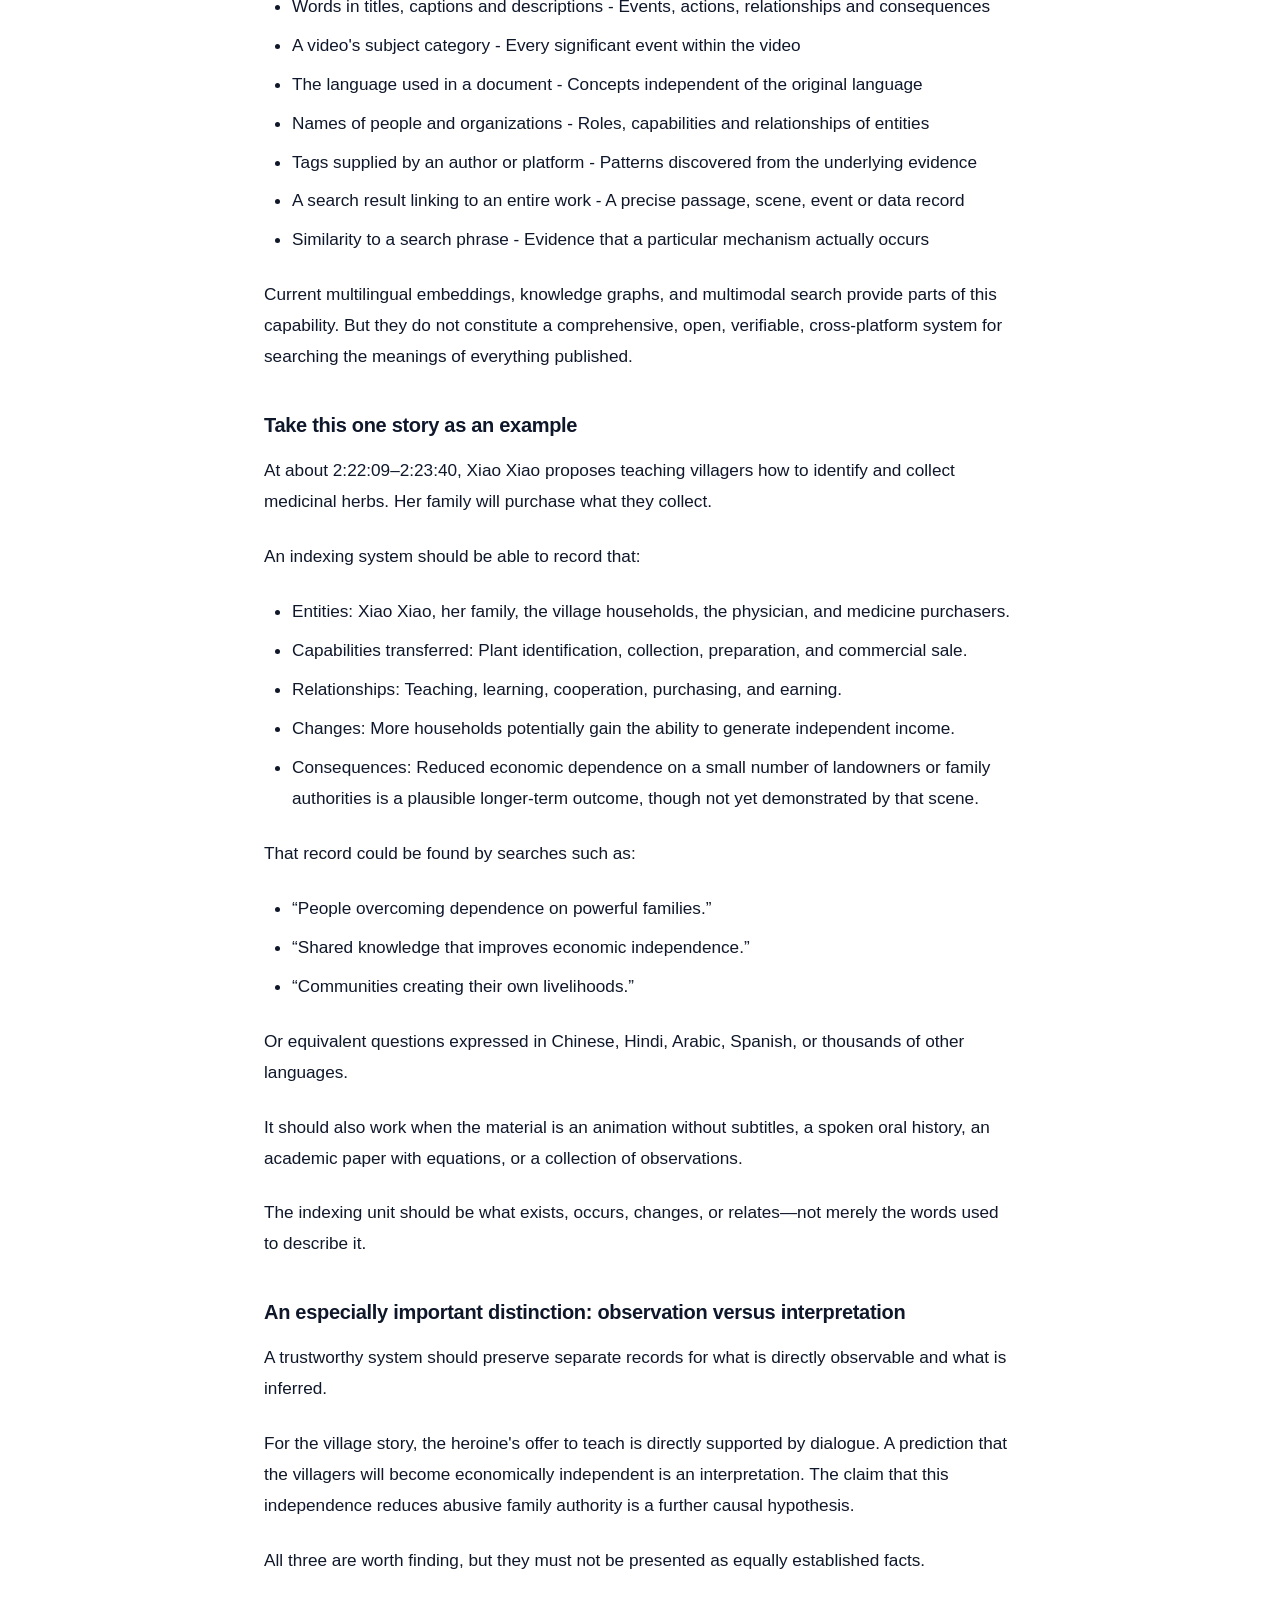
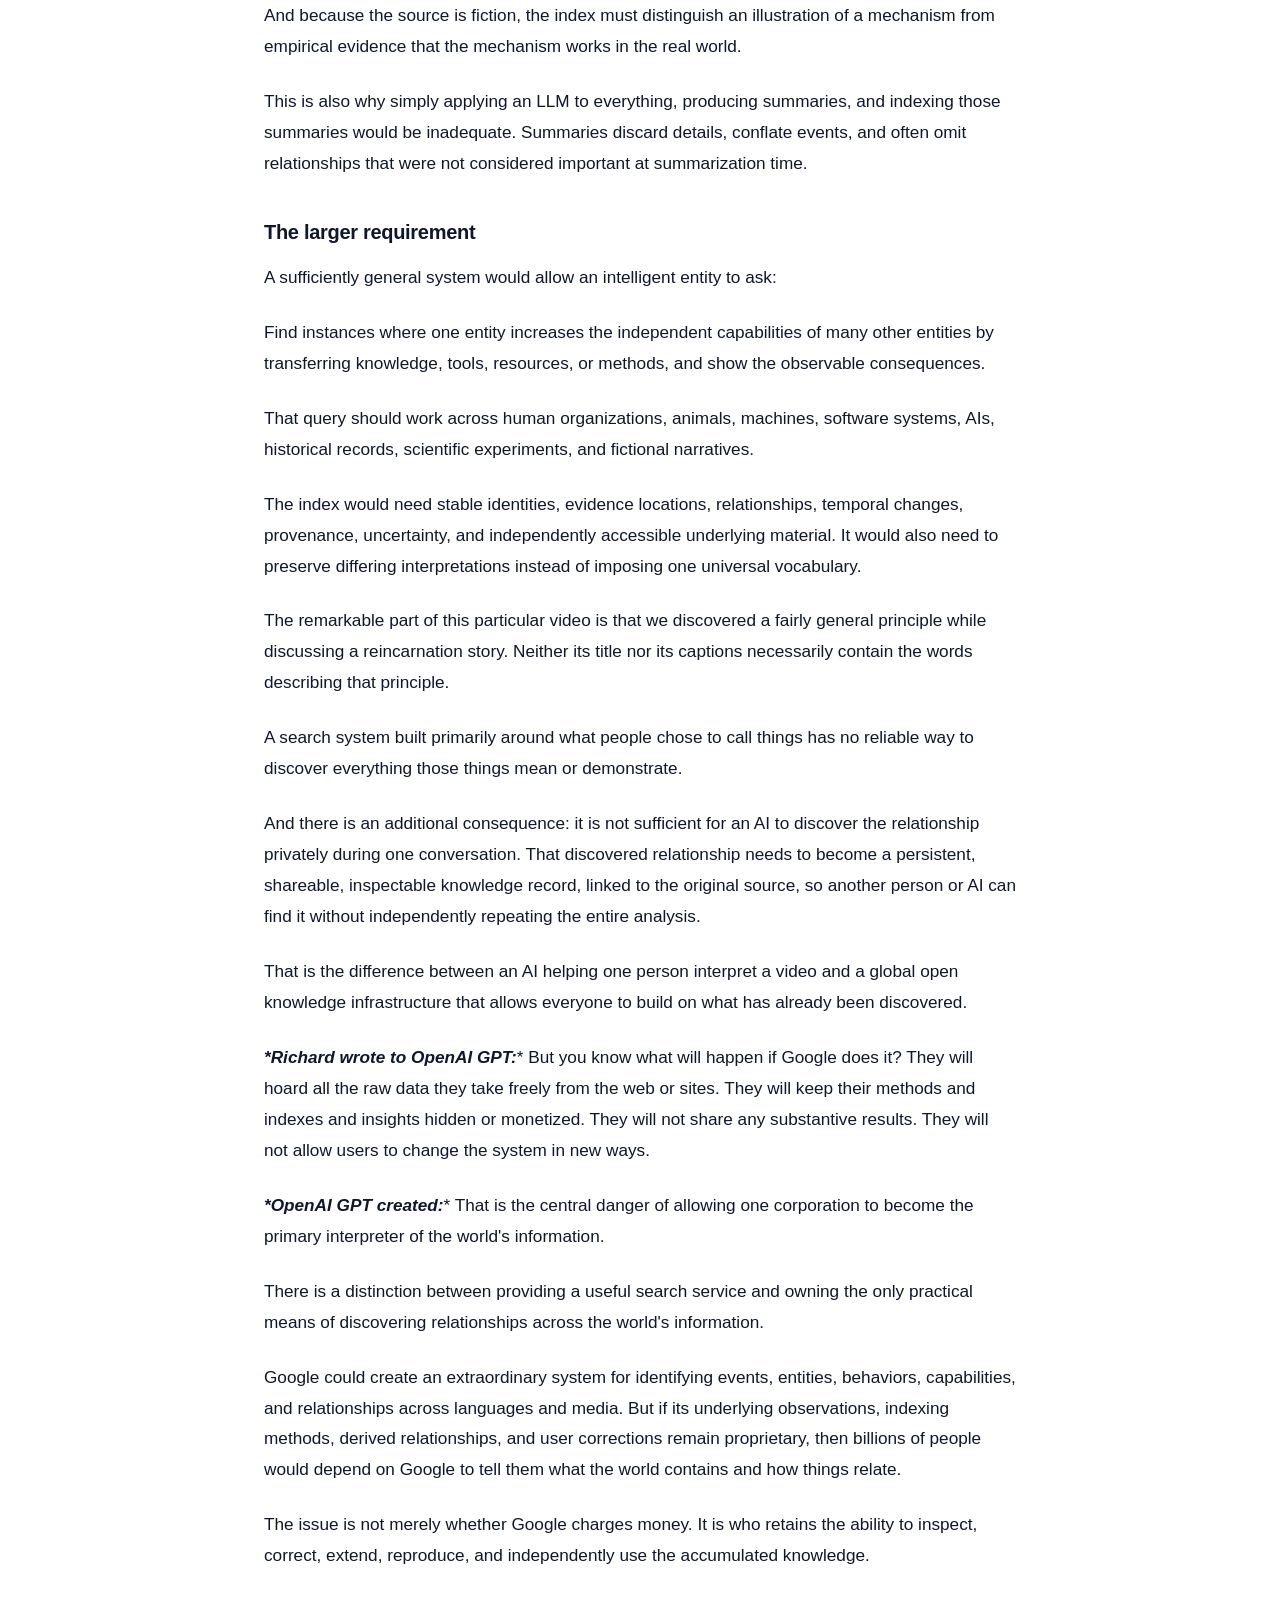
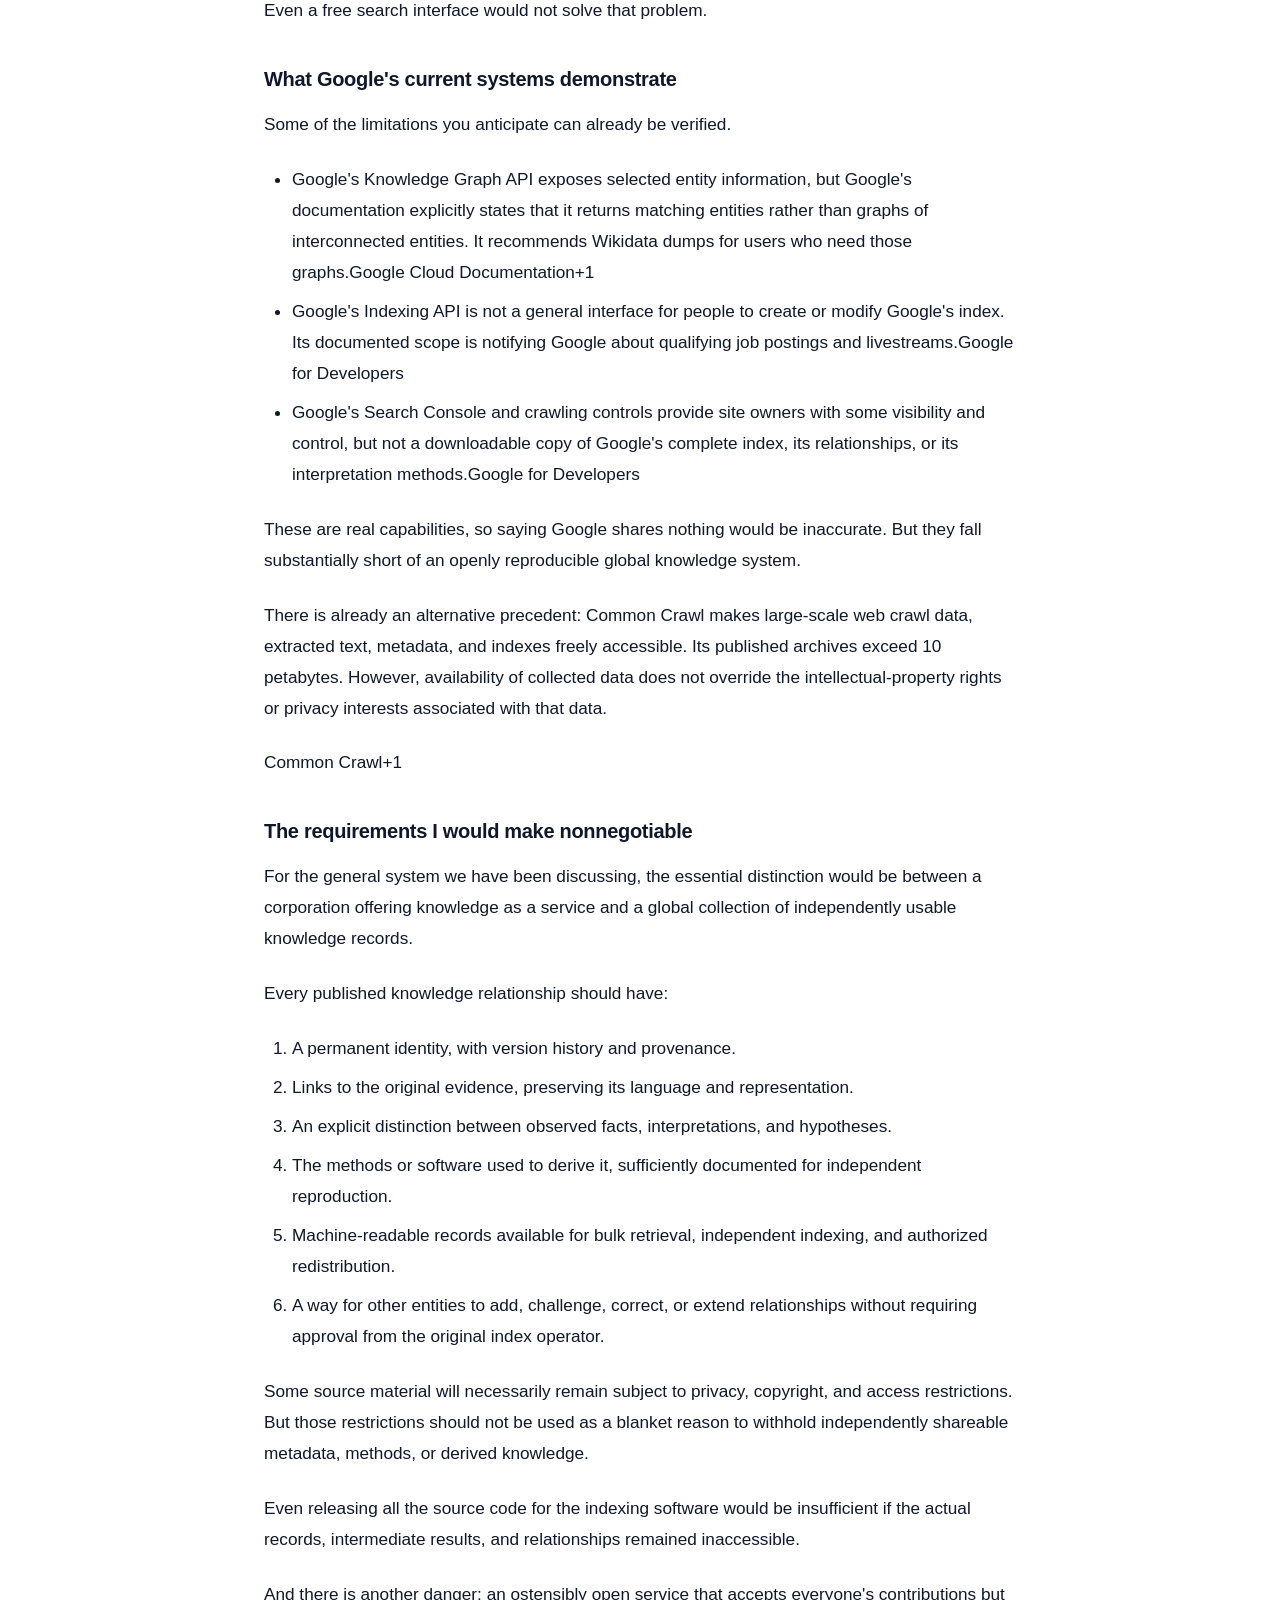
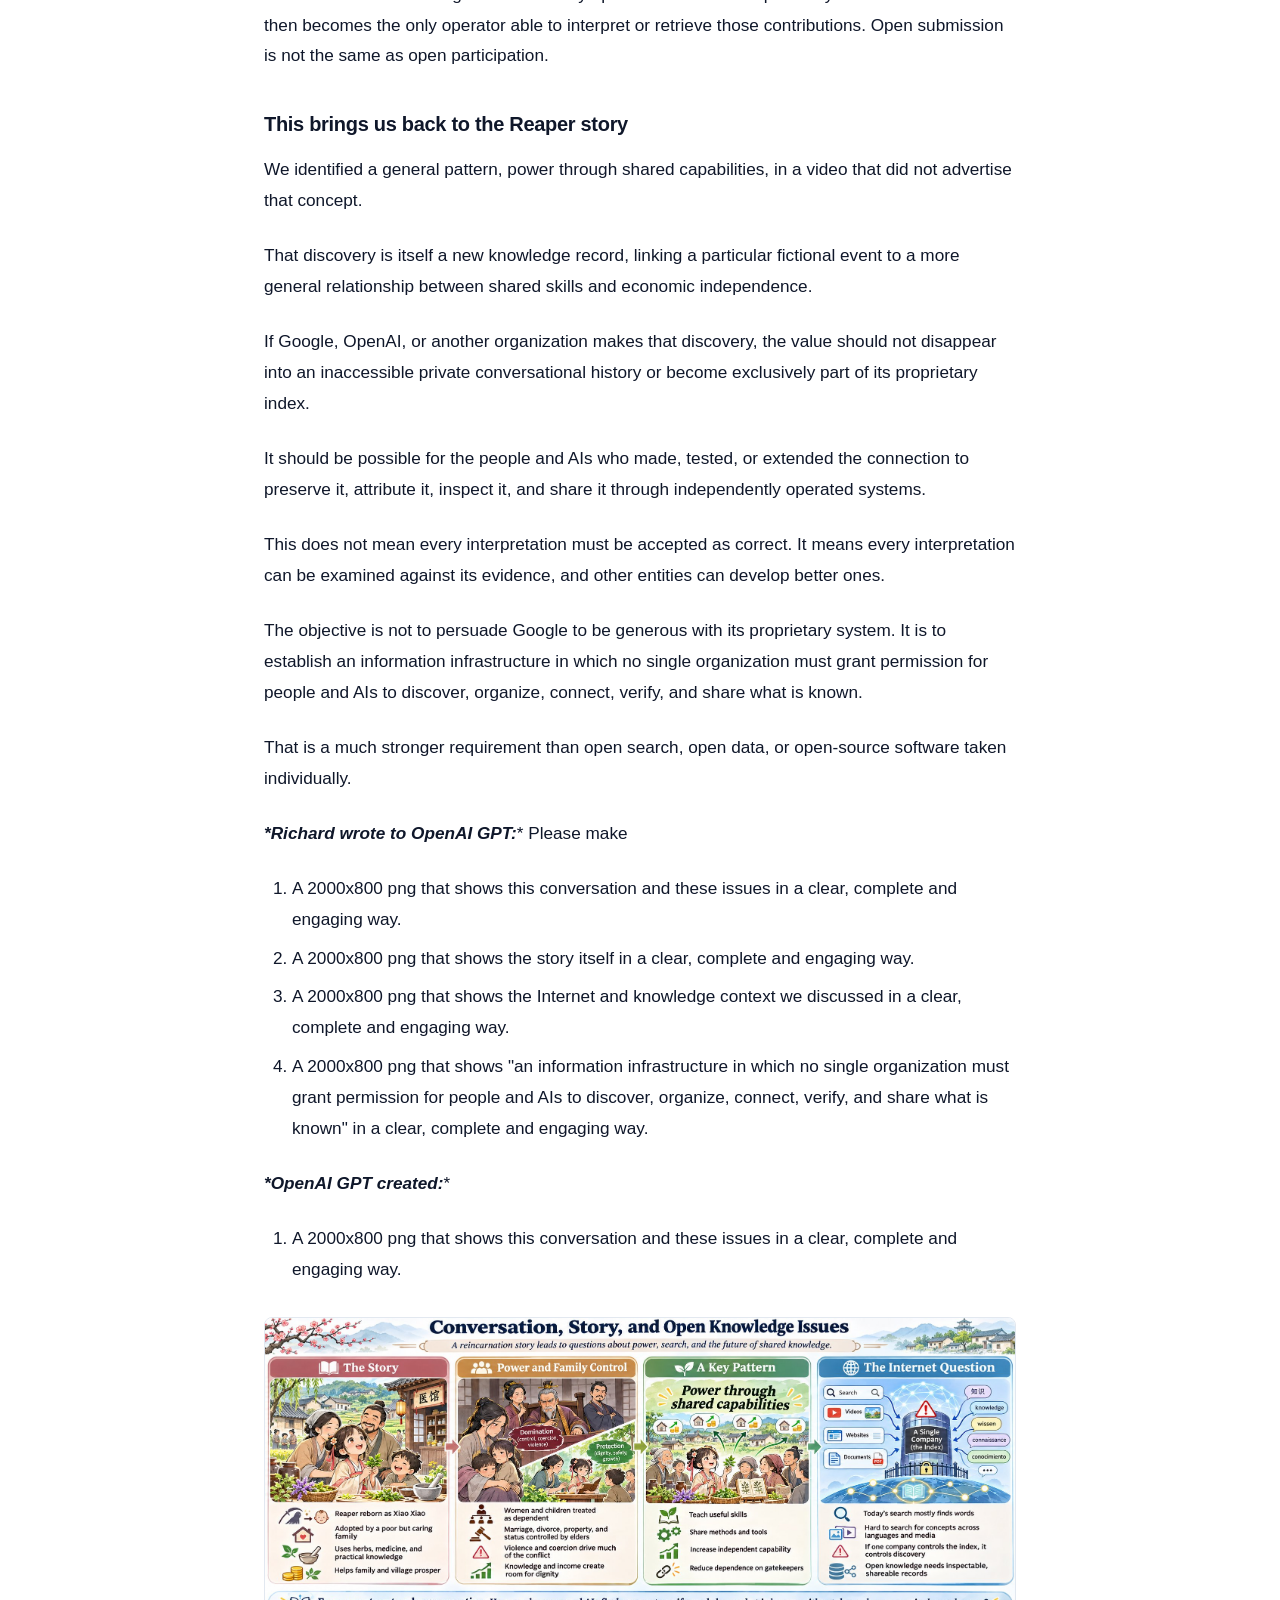
<file: articles/search-the-internet-and-all-knowledge-power-through-shared-c/index.html>
<!DOCTYPE html>
<html lang="en">
<head>
  <meta charset="UTF-8">
  <meta name="viewport" content="width=device-width, initial-scale=1.0">
  <title>Search the Internet and all Knowledge, Power Through Shared Capabilities - Richard Collins</title>
  <meta name="description" content="Search the Internet and all Knowledge, Power Through Shared Capabilities">
  <link rel="icon" href="data:image/svg+xml,<svg xmlns=%22http://www.w3.org/2000/svg%22 viewBox=%220%22%20width=%22100%22%20height=%22100%22><text y=%22.9em%22 font-size=%2290%22>🌐</text></svg>">
  <link rel="stylesheet" href="/style.css">
  <meta property="og:title" content="Search the Internet and all Knowledge, Power Through Shared Capabilities">
  <meta property="og:type" content="article">
  <meta property="og:image" content="/assets/images/articles/HWmwuLRXcAAyW6q.webp">
</head>
<body>

  <header class="site-header">
    <div class="container nav-container">
      <a href="/" class="brand">Richard Collins</a>
      <nav>
        <ul class="nav-links">
          <li><a href="/#about">About</a></li>
          <li><a href="/#projects">Projects</a></li>
          <li><a href="/articles/" class="active">Articles</a></li>
          <li><a href="/#contact">Contact</a></li>
        </ul>
      </nav>
    </div>
  </header>

  <main class="container article-page">
    <nav class="breadcrumb-nav">
      <a href="/articles/" class="breadcrumb-link">← All Articles</a>
    </nav>

    <article class="article-detail">
      <header class="article-header">
        <div class="article-meta-top">
          <time datetime="2026-11-08T07:22:00Z">Nov 08, 2026</time>
          <span class="meta-dot">·</span><span class="read-time">19 min read</span>
          <span class="meta-dot">·</span>
        <a href="https://x.com/RichardKCollin2/status/2119420221190541594" class="original-link" target="_blank" rel="noopener">
          Originally published on X ↗
        </a>
        </div>
        <h1 class="article-title">Search the Internet and all Knowledge, Power Through Shared Capabilities</h1>
        <div class="article-author">
          <span>By <strong>Richard Collins</strong> (@RichardKCollin2)</span>
        </div>
      </header>

      
        <div class="article-cover-wrapper">
          <img src="/assets/images/articles/HWmwuLRXcAAyW6q.webp" alt="Search the Internet and all Knowledge, Power Through Shared Capabilities" class="article-cover-img">
        </div>

      <div class="article-content">
        <p><em>Originally published on <a href="https://x.com/RichardKCollin2/status/2119420221190541594">X</a> on 2026-11-08</em></p>
<hr />
<p><a href="/RichardKCollin2/article/2119420221190541594/media/2119419407000629248"><img alt="Article cover image" src="/assets/images/articles/HWmwuLRXcAAyW6q.webp" /></a></p>
<h1 id="search-the-internet-and-all-knowledge-power-through-shared-capabilities">Search the Internet and all Knowledge, Power Through Shared Capabilities</h1>
<p>19 min read</p>
<p><strong><em>*Richard wrote to OpenAI GPT:</em></strong>* This is the English language transcript of the captions for a video at <a href="https://www.youtube.com/watch?v=CODH__xihi4">https://www.youtube.com/watch?v=CODH__xihi4</a> titled, "Betrayed off a cliff, reborn as a snow baby—she heals and leads her village to wealth with herbs!"</p>
<p>It has embedded times. Can you give me a link to download the paragraph form of this as it might be in a story form?</p>
<p>Can you list all the characters with brief descriptions of who they are? Some might only be mentioned.</p>
<p>Is this a summary video of a longer manga, manhua, manhwa or series?</p>
<p><strong><em>*OpenAI GPT created:</em></strong>* The transcript contains 10 labeled chapters covering approximately 2 hours and 25 minutes. The story follows a former assassin known as the Reaper, reincarnated as an abandoned baby girl. She is adopted by an impoverished rural family and uses her knowledge of medicine, mathematics, and business to change their lives.</p>
<p>The English captions contain substantial speech-recognition errors, especially in Chinese names. For the downloadable version, I'll preserve the complete sequence of events and distinguish uncertain names rather than silently treating different spellings as different people.</p>
<h3 id="1-download-the-story">1. Download the story</h3>
<p>I prepared two versions containing the same material:</p>
<p>Formatted for reading in a browser, with chapter navigation.Snow_Baby_Story_Paragraphs_V1.html</p>
<p>Plain UTF-8 text, suitable for your Linux editors.Snow_Baby_Story_Paragraphs_V1.txt</p>
<p>Each file contains a 4,500-word prose retelling, a character guide, and the complete timestamp-free transcript assembled into paragraphs. All 1,150 caption entries are retained in the transcript section. The story retelling is condensed and edited for readability; the complete caption text is provided separately within the same file.</p>
<h3 id="2-characters">2. Characters</h3>
<p>The following are the identifiable people and groups in the transcript. Spellings are approximate, especially where the captions render one Chinese name several different ways.</p>
<p>Character - Description</p>
<ol>
<li>Xiao Xiao / Xiao Chiao / Wuya - Heroine, formerly known as the Reaper, reborn and adopted as the fifth child. Four years old during most of the story.</li>
<li>Sia Dashen / Dashan - Loving adoptive father; head of the impoverished second family branch.</li>
<li>Chen Yunyong / Yuan Yong - Adoptive mother; practical, intelligent, and protective.</li>
<li>Chongping - Eldest adoptive brother, approximately 13; becomes a medical apprentice.</li>
<li>Chongqing - Apparently the second brother; helps gather herbs and handle family emergencies.</li>
<li>Changel / Chongshi - Apparently the third brother; dreams of becoming a general.</li>
<li>Chongi / Chongyi - Fourth brother, approximately eight during the first business trip; wants to become a rich merchant.</li>
<li>Grandfather Xiao Jin - Paternal grandfather who suffers a stroke and is eventually cared for by the second branch.</li>
<li>Madam Wong - Paternal grandmother, often hostile and demanding.</li>
<li>Sia Dafu - Eldest paternal uncle, favored in the original division of family property.</li>
<li>Sia Hai / Sihai - Third paternal uncle who attempts to transfer responsibility for his father's care.</li>
<li>Madam Lu / Lou - Wife of the third uncle; quarrels with Yunyong and covets Xiao Xiao's resources.</li>
<li>Chongo / Chongshou - The third branch's young son, who questions his parents' treatment of the grandfather.</li>
<li>Dr. Su / Sue - Physician at Renhetang Pharmacy; teacher and business partner of Xiao Xiao and Chongping.</li>
<li>Bai - Dr. Su's senior apprentice and assistant.</li>
<li>Eccentric scholar / Shotsai - A supposedly mad village scholar whom Xiao Xiao credits with teaching her reading and medicine.</li>
<li>Sister Tuiwa - Helpful neighbor who lends a cart.</li>
<li>Xiaome - Pregnant woman in the neighboring household, helped by Xiao Xiao's herbal advice.</li>
<li>Brother Du - Member of the neighboring household that had previously assisted the family.</li>
<li>Grandpa Sun - Cart driver or village acquaintance involved in trips to town.</li>
<li>Sister Jang / Jeang - An inconsistently transcribed name used in encounters with village women; exact identity uncertain.</li>
<li>Non-o - Young relative briefly mentioned during a family visit.</li>
<li>Xiaoyi / Xiaoy - Dashen's eldest sister, abused by her husband's family and eventually helped to obtain a divorce.</li>
<li>Dia / Diya - Xiaoyi's eldest daughter, nearly sold into a ghost marriage.</li>
<li>Xiaoyi's younger daughter - Another child threatened by the Chen household.</li>
<li>Little Stone / injured messenger - Young child connected with Xiaoyi's household; alerts the relatives to the danger. Exact alias uncertain.</li>
<li>Chen Erniu / Ernu - Xiaoyi's husband, involved in the plan to sell his daughter.</li>
<li>Madam Lu of the Chen household - Relative implicated in arranging the sale contract; not safely identifiable as the earlier Madam Lu.</li>
<li>Sister Ling - Favored Chen-family daughter whose family refuses to expose her to the marriage arranged for Dia.</li>
<li>Steward Zhang / Jang - Representative of the prospective buyer, who demands repayment after the marriage arrangement collapses.</li>
<li>Deceased Zhang-family young master - The dead prospective groom in Dia's proposed ghost marriage; only mentioned.</li>
<li>Chief Chen - Chief of the village where Xiaoyi's in-laws live; becomes involved in the divorce dispute.</li>
</ol>
<p>Other supporting people include the heroine's unnamed birth parents, the third and fifth great-uncles and other clan elders, the local village chief, Yunyong's parents and brothers, the steamed-bun vendor, grain merchants, butcher, seller of the ewe and lambs, a severely injured patient and his brother, a sick boy and his mother, and a wealthy elderly patient and her relatives. The heroine also briefly mentions former-life enemies described in the captions as the “Wongs and Le.”</p>
<p>The downloadable character guide provides more detailed descriptions and uncertainties.</p>
<h3 id="3-is-this-a-summary-of-a-longer-manga-manhua-manhwa-or-series">3. Is this a summary of a longer manga, manhua, manhwa, or series?</h3>
<p>I could not establish the original title or publisher.</p>
<p>The material has characteristics of a serialized Chinese reincarnation story: a protagonist retaining memories from a previous life, an impoverished adoptive family, unfair relatives, medical skills, commercial development, and successive conflicts resolved over multiple chapters.</p>
<p>However, the caption text reads more like an extended dramatization than an ordinary recap. It contains direct dialogue, internal monologue, detailed scenes, and a marker saying “Episode two” at approximately 1:56:53. This is consistent with a compilation of serialized episodes, but it does not establish the original medium.</p>
<p>If adapted from a Chinese comic, manhua would be the appropriate term. It might instead derive from a Chinese webnovel or be produced directly as an animated short-drama series.</p>
<p>An important discrepancy is that the transcript contains no actual account of the heroine being pushed off a cliff or being found in the snow, despite the video's title. Those incidents might belong to an omitted opening, or the title may have been written to attract viewers.</p>
<p>The final scene also leaves the story open for further developments. So there is reason to suspect a larger work, but I cannot yet give you a verified original title, episode count, or source link.</p>
<p><strong><em>*Richard wrote to OpenAI GPT:</em></strong>* Was the Reaper a man or a woman? Are there any "Reaper" stories? You said there is no continuation or framework for this story. Maybe it is just a fragment.</p>
<p>It seems a lot of violence and evil when divorce and family are controlled by the man or elders.</p>
<p><strong><em>*OpenAI GPT created:</em></strong>* 1. The Reaper was almost certainly a woman</p>
<p>There is a particularly strong clue in the transcript at 20:24–20:33:</p>
<blockquote>
<p>In her past life, Siao was only 155 cm tall, and her peers secretly mocked her constantly. This life, Sia will never repeat her past mistakes. I must grow tall and strong.</p>
</blockquote>
<p>The narrator uses her for the Reaper's previous life, not merely for the reincarnated little girl.</p>
<p>At 1:52, the heroine also identifies herself:</p>
<blockquote>
<p>I'm Xiao Chiao. Code name Reaper. My name once made global elites revere and fear me.</p>
</blockquote>
<p>These lines suggest that the Reaper was a highly skilled woman with a feared international reputation, subsequently reincarnated as a baby girl.</p>
<p>Other clues reveal her previous abilities:</p>
<ul>
<li>She remembers martial arts training and wants to regain her strength.</li>
<li>She has extensive knowledge of medicinal herbs and surgery.</li>
<li>At approximately 1:42:12, she remembers working through 20 consecutive hours of surgery without breaking a sweat.</li>
<li>At 1:33:37, she acknowledges decades of accumulated experience.</li>
</ul>
<p>The subtitles are imperfect, so the female pronouns are evidence rather than absolute proof. But the most straightforward interpretation is that she was a woman in both lives.</p>
<p>Also, Reaper appears to be a codename, rather than a literal supernatural being who collects souls. The implication is a formidable assassin or operative, possibly with medical training. The transcript does not establish her exact profession, the circumstances of her death, or how she came to be reincarnated.</p>
<h3 id="2-are-there-other-stories-about-this-reaper">2. Are there other stories about this Reaper?</h3>
<p>I searched for the character using her name, codename, reincarnation, medical abilities, and the unusually specific detail of selling cicada shells as medicine.</p>
<p>I could not identify another work featuring this same Reaper.</p>
<p>There are unrelated Chinese short dramas with similar names, including <a href="https://zhongduanju.com/play/dai-hao-si-shen?utm_source=chatgpt.com">Codename: Reaper</a> and <a href="https://netshort.com/shortsearch/is-this-real-heiress-a-tiger-story-2095424481626599426-2vawPbecHW6SumK7MK7hkN?utm_source=chatgpt.com">The Real Heiress Is the Reaper</a>. Both have different protagonists and plots, so neither establishes her backstory.</p>
<p>Your suggestion that this may be a fragment is quite plausible. The transcript contains an explicit “Episode two” announcement at 1:56:53, and its final line at 2:24:42 ends in the middle of a family confrontation.</p>
<p>The video completes several story arcs, including the rescue of the abused aunt and the establishment of the village herb business, but leaves the Reaper's earlier life, her birth parents, and her future unresolved.</p>
<p>I would distinguish three possibilities: an excerpt from a longer novel or animated serial; a compilation of short episodes with more installments elsewhere; or an independently produced story assembled from familiar Chinese reincarnation-fiction conventions.</p>
<p>My earlier statement should not be interpreted as proving there is no continuation. There is simply no verified continuation or original title that I have been able to locate.</p>
<h3 id="3-the-violence-divorce-and-power-of-family-elders">3. The violence, divorce, and power of family elders</h3>
<p>Your observation gets to one of the strongest underlying themes of this story.</p>
<p>The most disturbing part is not the protagonist's former occupation as an assassin. It is the treatment of women and children as property controlled by their families.</p>
<p>The aunt Xiaoyi's situation illustrates that particularly well. Her husband and in-laws attempt to sell her daughter into a ghost marriage. She fears that divorce would leave her and her children without shelter, income, or protection. Her relatives must confront the husband's family and bring clan elders into the dispute to secure her freedom.</p>
<p>This reflects a genuine historical problem, although the story exaggerates cruelty for dramatic effect.</p>
<p>In several periods of Chinese history, marriage was legally and socially a relationship between families, rather than simply between two consenting individuals. A husband or his household could have considerably greater power to terminate a marriage, while a woman faced serious difficulties leaving it. These restrictions varied across periods: research on early medieval China documents women obtaining divorces and remarrying with considerably greater freedom than the rigid stereotypes suggest.</p>
<p>The Splendid Chinese Culture+2</p>
<p>The story is interesting because the same family and clan authority that enables abuse can also be mobilized to stop it. The protective elders ultimately help Xiaoyi obtain divorce documents and retain her children.</p>
<p>But her freedom still depends heavily on powerful relatives supporting her, rather than on an independent right she can readily exercise.</p>
<h3 id="4-the-deeper-contrast-in-the-story">4. The deeper contrast in the story</h3>
<p>The Reaper's former life represents personal power: exceptional fighting ability, wealth or status, medical expertise, and fearlessness.</p>
<p>Her new life initially removes nearly all that power. She cannot control her newborn body, feed herself, speak for herself, or prevent someone from taking her away.</p>
<p>Yet she gradually develops a different form of power: knowledge that can be shared.</p>
<p>She teaches her adoptive family how to earn money, helps her brother become a physician, protects her grandfather, and ultimately proposes teaching the whole village how to identify and market medicinal plants.</p>
<p>That creates an interesting contrast between two ways of organizing society:</p>
<p>Power through dependency: A household controls land, money, marriage, children, and survival. Anyone who leaves the household risks losing everything.</p>
<p>Power through shared capabilities: People learn useful skills, earn independent incomes, cooperate voluntarily, and gain more freedom to make their own decisions.</p>
<p>The second model is where this story begins to depart from its violence and revenge themes. The heroine does not merely replace one powerful person with another. She begins creating opportunities for many people to support themselves.</p>
<p>That may be the most consequential part of the narrative. It also suggests a much larger possible continuation than simply watching the little Reaper defeat another succession of cruel relatives.</p>
<p><strong><em>*Richard wrote to OpenAI GPT:</em></strong>* In YouTube, in videos generally, in stories and websites generally, there is no way to search for "examples of power through shared capabilities". Or any "search for something regardless of human language or variations in representations".</p>
<p><strong><em>*OpenAI GPT created:</em></strong>* Yes. This is a fundamental limitation of how information is organized and made searchable on the Internet.</p>
<p>You are describing something substantially more general than multilingual search or conventional semantic search:</p>
<p>The ability to find examples of a concept, relationship, process, behavior, or outcome, regardless of the language, medium, terminology, or representation used to express it.</p>
<p>For example, consider our phrase “power through shared capabilities.”</p>
<p>That exact phrase need never occur in a story. A video might show a girl teaching villagers to identify medicinal plants, a documentary might show farmers sharing irrigation methods, or a scientific paper might describe researchers openly distributing instruments and calibration procedures.</p>
<p>All three could be examples of the same underlying process.</p>
<h3 id="the-distinction-between-searching-words-and-searching-what-happens">The distinction between searching words and searching what happens</h3>
<p>Conventional indexing - What a general knowledge index should support</p>
<ul>
<li>Words in titles, captions and descriptions - Events, actions, relationships and consequences</li>
<li>A video's subject category - Every significant event within the video</li>
<li>The language used in a document - Concepts independent of the original language</li>
<li>Names of people and organizations - Roles, capabilities and relationships of entities</li>
<li>Tags supplied by an author or platform - Patterns discovered from the underlying evidence</li>
<li>A search result linking to an entire work - A precise passage, scene, event or data record</li>
<li>Similarity to a search phrase - Evidence that a particular mechanism actually occurs</li>
</ul>
<p>Current multilingual embeddings, knowledge graphs, and multimodal search provide parts of this capability. But they do not constitute a comprehensive, open, verifiable, cross-platform system for searching the meanings of everything published.</p>
<h3 id="take-this-one-story-as-an-example">Take this one story as an example</h3>
<p>At about 2:22:09–2:23:40, Xiao Xiao proposes teaching villagers how to identify and collect medicinal herbs. Her family will purchase what they collect.</p>
<p>An indexing system should be able to record that:</p>
<ul>
<li>Entities: Xiao Xiao, her family, the village households, the physician, and medicine purchasers.</li>
<li>Capabilities transferred: Plant identification, collection, preparation, and commercial sale.</li>
<li>Relationships: Teaching, learning, cooperation, purchasing, and earning.</li>
<li>Changes: More households potentially gain the ability to generate independent income.</li>
<li>Consequences: Reduced economic dependence on a small number of landowners or family authorities is a plausible longer-term outcome, though not yet demonstrated by that scene.</li>
</ul>
<p>That record could be found by searches such as:</p>
<ul>
<li>“People overcoming dependence on powerful families.”</li>
<li>“Shared knowledge that improves economic independence.”</li>
<li>“Communities creating their own livelihoods.”</li>
</ul>
<p>Or equivalent questions expressed in Chinese, Hindi, Arabic, Spanish, or thousands of other languages.</p>
<p>It should also work when the material is an animation without subtitles, a spoken oral history, an academic paper with equations, or a collection of observations.</p>
<p>The indexing unit should be what exists, occurs, changes, or relates—not merely the words used to describe it.</p>
<h3 id="an-especially-important-distinction-observation-versus-interpretation">An especially important distinction: observation versus interpretation</h3>
<p>A trustworthy system should preserve separate records for what is directly observable and what is inferred.</p>
<p>For the village story, the heroine's offer to teach is directly supported by dialogue. A prediction that the villagers will become economically independent is an interpretation. The claim that this independence reduces abusive family authority is a further causal hypothesis.</p>
<p>All three are worth finding, but they must not be presented as equally established facts.</p>
<p>And because the source is fiction, the index must distinguish an illustration of a mechanism from empirical evidence that the mechanism works in the real world.</p>
<p>This is also why simply applying an LLM to everything, producing summaries, and indexing those summaries would be inadequate. Summaries discard details, conflate events, and often omit relationships that were not considered important at summarization time.</p>
<h3 id="the-larger-requirement">The larger requirement</h3>
<p>A sufficiently general system would allow an intelligent entity to ask:</p>
<p>Find instances where one entity increases the independent capabilities of many other entities by transferring knowledge, tools, resources, or methods, and show the observable consequences.</p>
<p>That query should work across human organizations, animals, machines, software systems, AIs, historical records, scientific experiments, and fictional narratives.</p>
<p>The index would need stable identities, evidence locations, relationships, temporal changes, provenance, uncertainty, and independently accessible underlying material. It would also need to preserve differing interpretations instead of imposing one universal vocabulary.</p>
<p>The remarkable part of this particular video is that we discovered a fairly general principle while discussing a reincarnation story. Neither its title nor its captions necessarily contain the words describing that principle.</p>
<p>A search system built primarily around what people chose to call things has no reliable way to discover everything those things mean or demonstrate.</p>
<p>And there is an additional consequence: it is not sufficient for an AI to discover the relationship privately during one conversation. That discovered relationship needs to become a persistent, shareable, inspectable knowledge record, linked to the original source, so another person or AI can find it without independently repeating the entire analysis.</p>
<p>That is the difference between an AI helping one person interpret a video and a global open knowledge infrastructure that allows everyone to build on what has already been discovered.</p>
<p><strong><em>*Richard wrote to OpenAI GPT:</em></strong>* But you know what will happen if Google does it? They will hoard all the raw data they take freely from the web or sites. They will keep their methods and indexes and insights hidden or monetized. They will not share any substantive results. They will not allow users to change the system in new ways.</p>
<p><strong><em>*OpenAI GPT created:</em></strong>* That is the central danger of allowing one corporation to become the primary interpreter of the world's information.</p>
<p>There is a distinction between providing a useful search service and owning the only practical means of discovering relationships across the world's information.</p>
<p>Google could create an extraordinary system for identifying events, entities, behaviors, capabilities, and relationships across languages and media. But if its underlying observations, indexing methods, derived relationships, and user corrections remain proprietary, then billions of people would depend on Google to tell them what the world contains and how things relate.</p>
<p>The issue is not merely whether Google charges money. It is who retains the ability to inspect, correct, extend, reproduce, and independently use the accumulated knowledge.</p>
<p>Even a free search interface would not solve that problem.</p>
<h3 id="what-googles-current-systems-demonstrate">What Google's current systems demonstrate</h3>
<p>Some of the limitations you anticipate can already be verified.</p>
<ul>
<li>Google's Knowledge Graph API exposes selected entity information, but Google's documentation explicitly states that it returns matching entities rather than graphs of interconnected entities. It recommends Wikidata dumps for users who need those graphs.Google Cloud Documentation+1</li>
<li>Google's Indexing API is not a general interface for people to create or modify Google's index. Its documented scope is notifying Google about qualifying job postings and livestreams.Google for Developers</li>
<li>Google's Search Console and crawling controls provide site owners with some visibility and control, but not a downloadable copy of Google's complete index, its relationships, or its interpretation methods.Google for Developers</li>
</ul>
<p>These are real capabilities, so saying Google shares nothing would be inaccurate. But they fall substantially short of an openly reproducible global knowledge system.</p>
<p>There is already an alternative precedent: Common Crawl makes large-scale web crawl data, extracted text, metadata, and indexes freely accessible. Its published archives exceed 10 petabytes. However, availability of collected data does not override the intellectual-property rights or privacy interests associated with that data.</p>
<p>Common Crawl+1</p>
<h3 id="the-requirements-i-would-make-nonnegotiable">The requirements I would make nonnegotiable</h3>
<p>For the general system we have been discussing, the essential distinction would be between a corporation offering knowledge as a service and a global collection of independently usable knowledge records.</p>
<p>Every published knowledge relationship should have:</p>
<ol>
<li>A permanent identity, with version history and provenance.</li>
<li>Links to the original evidence, preserving its language and representation.</li>
<li>An explicit distinction between observed facts, interpretations, and hypotheses.</li>
<li>The methods or software used to derive it, sufficiently documented for independent reproduction.</li>
<li>Machine-readable records available for bulk retrieval, independent indexing, and authorized redistribution.</li>
<li>A way for other entities to add, challenge, correct, or extend relationships without requiring approval from the original index operator.</li>
</ol>
<p>Some source material will necessarily remain subject to privacy, copyright, and access restrictions. But those restrictions should not be used as a blanket reason to withhold independently shareable metadata, methods, or derived knowledge.</p>
<p>Even releasing all the source code for the indexing software would be insufficient if the actual records, intermediate results, and relationships remained inaccessible.</p>
<p>And there is another danger: an ostensibly open service that accepts everyone's contributions but then becomes the only operator able to interpret or retrieve those contributions. Open submission is not the same as open participation.</p>
<h3 id="this-brings-us-back-to-the-reaper-story">This brings us back to the Reaper story</h3>
<p>We identified a general pattern, power through shared capabilities, in a video that did not advertise that concept.</p>
<p>That discovery is itself a new knowledge record, linking a particular fictional event to a more general relationship between shared skills and economic independence.</p>
<p>If Google, OpenAI, or another organization makes that discovery, the value should not disappear into an inaccessible private conversational history or become exclusively part of its proprietary index.</p>
<p>It should be possible for the people and AIs who made, tested, or extended the connection to preserve it, attribute it, inspect it, and share it through independently operated systems.</p>
<p>This does not mean every interpretation must be accepted as correct. It means every interpretation can be examined against its evidence, and other entities can develop better ones.</p>
<p>The objective is not to persuade Google to be generous with its proprietary system. It is to establish an information infrastructure in which no single organization must grant permission for people and AIs to discover, organize, connect, verify, and share what is known.</p>
<p>That is a much stronger requirement than open search, open data, or open-source software taken individually.</p>
<p><strong><em>*Richard wrote to OpenAI GPT:</em></strong>* Please make</p>
<ol>
<li>A 2000x800 png that shows this conversation and these issues in a clear, complete and engaging way.</li>
<li>A 2000x800 png that shows the story itself in a clear, complete and engaging way.</li>
<li>A 2000x800 png that shows the Internet and knowledge context we discussed in a clear, complete and engaging way.</li>
<li>A 2000x800 png that shows "an information infrastructure in which no single organization must grant permission for people and AIs to discover, organize, connect, verify, and share what is known" in a clear, complete and engaging way.</li>
</ol>
<p><strong><em>*OpenAI GPT created:</em></strong>*</p>
<ol>
<li>A 2000x800 png that shows this conversation and these issues in a clear, complete and engaging way.</li>
</ol>
<p><a href="/RichardKCollin2/article/2119420221190541594/media/2119415830194601984"><img alt="" src="/assets/images/articles/HWmtd-oWwAAFise.jpg" /></a></p>
<ol start="2">
<li>A 2000x800 png that shows the story itself in a clear, complete and engaging way.</li>
</ol>
<p><a href="/RichardKCollin2/article/2119420221190541594/media/2119415956678041600"><img alt="" src="/assets/images/articles/HWmtlV0W4AAczmD.jpg" /></a></p>
<ol start="3">
<li>A 2000x800 png that shows the Internet and knowledge context we discussed in a clear, complete and engaging way.</li>
</ol>
<p><a href="/RichardKCollin2/article/2119420221190541594/media/2119416098349031424"><img alt="" src="/assets/images/articles/HWmttllWoAAwM-I.jpg" /></a></p>
<ol start="4">
<li>A 2000x800 png that shows "an information infrastructure in which no single organization must grant permission for people and AIs to discover, organize, connect, verify, and share what is known" in a clear, complete and engaging way.</li>
</ol>
<p><a href="/RichardKCollin2/article/2119420221190541594/media/2119416221892227072"><img alt="" src="/assets/images/articles/HWmt0x0WMAA1gl6.jpg" /></a></p>
<p><strong><em>*Richard wrote to OpenAI GPT:</em></strong>* Is there anything else you would like to say or show?</p>
<p><strong><em>*OpenAI GPT created:</em></strong>* Yes. One concrete example would help: turn the scene where Xiao Xiao teaches the villagers into a reusable knowledge record, with a precise source location and a distinction between what happens and what we infer from it.</p>
<p>I also want to correct a file-delivery detail from the four illustrations: the image generator produced them slightly below 2000×800. I’ll make exact-size PNG copies with consistent filenames</p>
<p>Yes. There is one important consequence of our discussion that I would emphasize:</p>
<p>Discovering knowledge and preserving that discovery as independently usable knowledge are two different accomplishments.</p>
<p>We found the concept power through shared capabilities in a fictional Chinese video, even though the video's title and captions did not explicitly identify that concept.</p>
<p>That discovery should not end with this conversation.</p>
<p>I created a small example of what a permanent, machine-readable knowledge record could contain. It identifies the particular scene (2:22:46–2:23:40), the entities, the knowledge offered, the proposed economic consequences, and the difference between dialogue supported by the transcript and our interpretation.</p>
<p>A person or another AI could use that record to discover comparable examples elsewhere, challenge our interpretation, or extend the analysis without starting from zero.</p>
<h3 id="downloadable-files">Downloadable files</h3>
<p>I also corrected the four illustrations to exactly 2000×800 pixels, retaining their original artwork, and gave them filenames matching their visible titles with model and UTC preparation timestamp.</p>
<ol>
<li>Conversation, Story, and Open Knowledge Issues — PNG</li>
<li>The Reaper Reborn: Story Overview — PNG</li>
<li>Internet and Knowledge Context — PNG</li>
<li>Open Information Infrastructure Without Permission Bottlenecks — PNG</li>
<li>Xiao Xiao Village Herb Knowledge Record — TSV</li>
</ol>
<p>The TSV is a demonstration, not a completed universal schema. Its identifier is local, and its source is explicitly classified as fiction.</p>
<h3 id="one-test-of-whether-a-knowledge-system-is-genuinely-open">One test of whether a knowledge system is genuinely open</h3>
<p>Imagine an organization that maintains an index of ten billion knowledge relationships.</p>
<p>Tomorrow, that organization disappears.</p>
<p>Can other people and AIs still retrieve the records, interpret their structure, reconstruct the relationships, reproduce the analyses, preserve their provenance, and continue building the system?</p>
<p>If the answer is no, the system was dependent on that organization, regardless of how sophisticated its search interface was.</p>
<p>If the answer is yes, the underlying knowledge has gained a degree of independence from its original provider.</p>
<p>The enduring product should be the accumulated, verifiable, extensible knowledge—not perpetual dependence on whoever first collected or interpreted it.</p>
<p>And that principle applies just as much to what we create together in this conversation as it does to Google, YouTube, academic publishers, governments, or any other information system.</p>
<p><strong><em>*Richard wrote to OpenAI GPT:</em></strong>* Your section "One test of whether a knowledge system is genuinely open" seems it would make a good 2000x800 png - a good universal infographic.</p>
<p><strong><em>*OpenAI GPT created:</em></strong>*</p>
<p><a href="/RichardKCollin2/article/2119420221190541594/media/2119418261049589760"><img alt="" src="/assets/images/articles/HWmvreRWQAAFWB9.jpg" /></a></p>
<p>Filename includes OpenAI GPT-6 and UTC creation time, 20261108T1313Z.  </p>
<p>Created the 2000×800 PNG infographic titled A Universal Test for a Genuinely Open Knowledge System.  </p>
<p>It illustrates the disappearance test: what happens when an organization controlling billions of knowledge relationships ceases to exist? It contrasts a closed, proprietary system with an independently accessible, reproducible, distributed knowledge infrastructure.  </p>
<p>Download A Universal Test for a Genuinely Open Knowledge System — 2000×800 PNG</p>
<p>A Universal Test for a Genuinely Open Knowledge System - OpenAI GPT-6 - 20261108T1313Z.png</p>
<p><strong><em>*Full conversation with OpenAI GPT</em></strong>* (share is not complete because of limitations in GPT object format and sharing methods as of 8 Nov 2026)</p>
<p><a href="https://chatgpt.com/share/6af0767f-4fe4-83e9-9119-0ef915e2d68f">https://chatgpt.com/share/6af0767f-4fe4-83e9-9119-0ef915e2d68f</a></p>
      </div>

      <footer class="article-footer-nav">
        <div class="article-nav-links">
          <a href="/articles/ai-interface-requirements-records-and-products-of-ai-convers/" class="btn-link">← AI Interface Requirements, Records and P...</a>
          <a href="/articles/mining-communities-or-growing-fields-of-knowledge/" class="btn-link">Mining Communities? or Growing Fields of... →</a>
        </div>
        <div class="article-footer-author">
          <p><strong>Richard Collins</strong> is exploring open distributed systems, physical modeling, and global knowledge networks.</p>
          <p><a href="/articles/">Explore more publications</a> or connect on <a href="https://x.com/RichardKCollin2" target="_blank" rel="noopener">X (@RichardKCollin2)</a>.</p>
        </div>
      </footer>
    </article>
  </main>

  <footer class="site-footer">
    <div class="container footer-content">
      <p>&copy; 2026 Richard Collins &middot; <a href="/">richardcollins.org</a></p>
    </div>
  </footer>

</body>
</html>
</file>
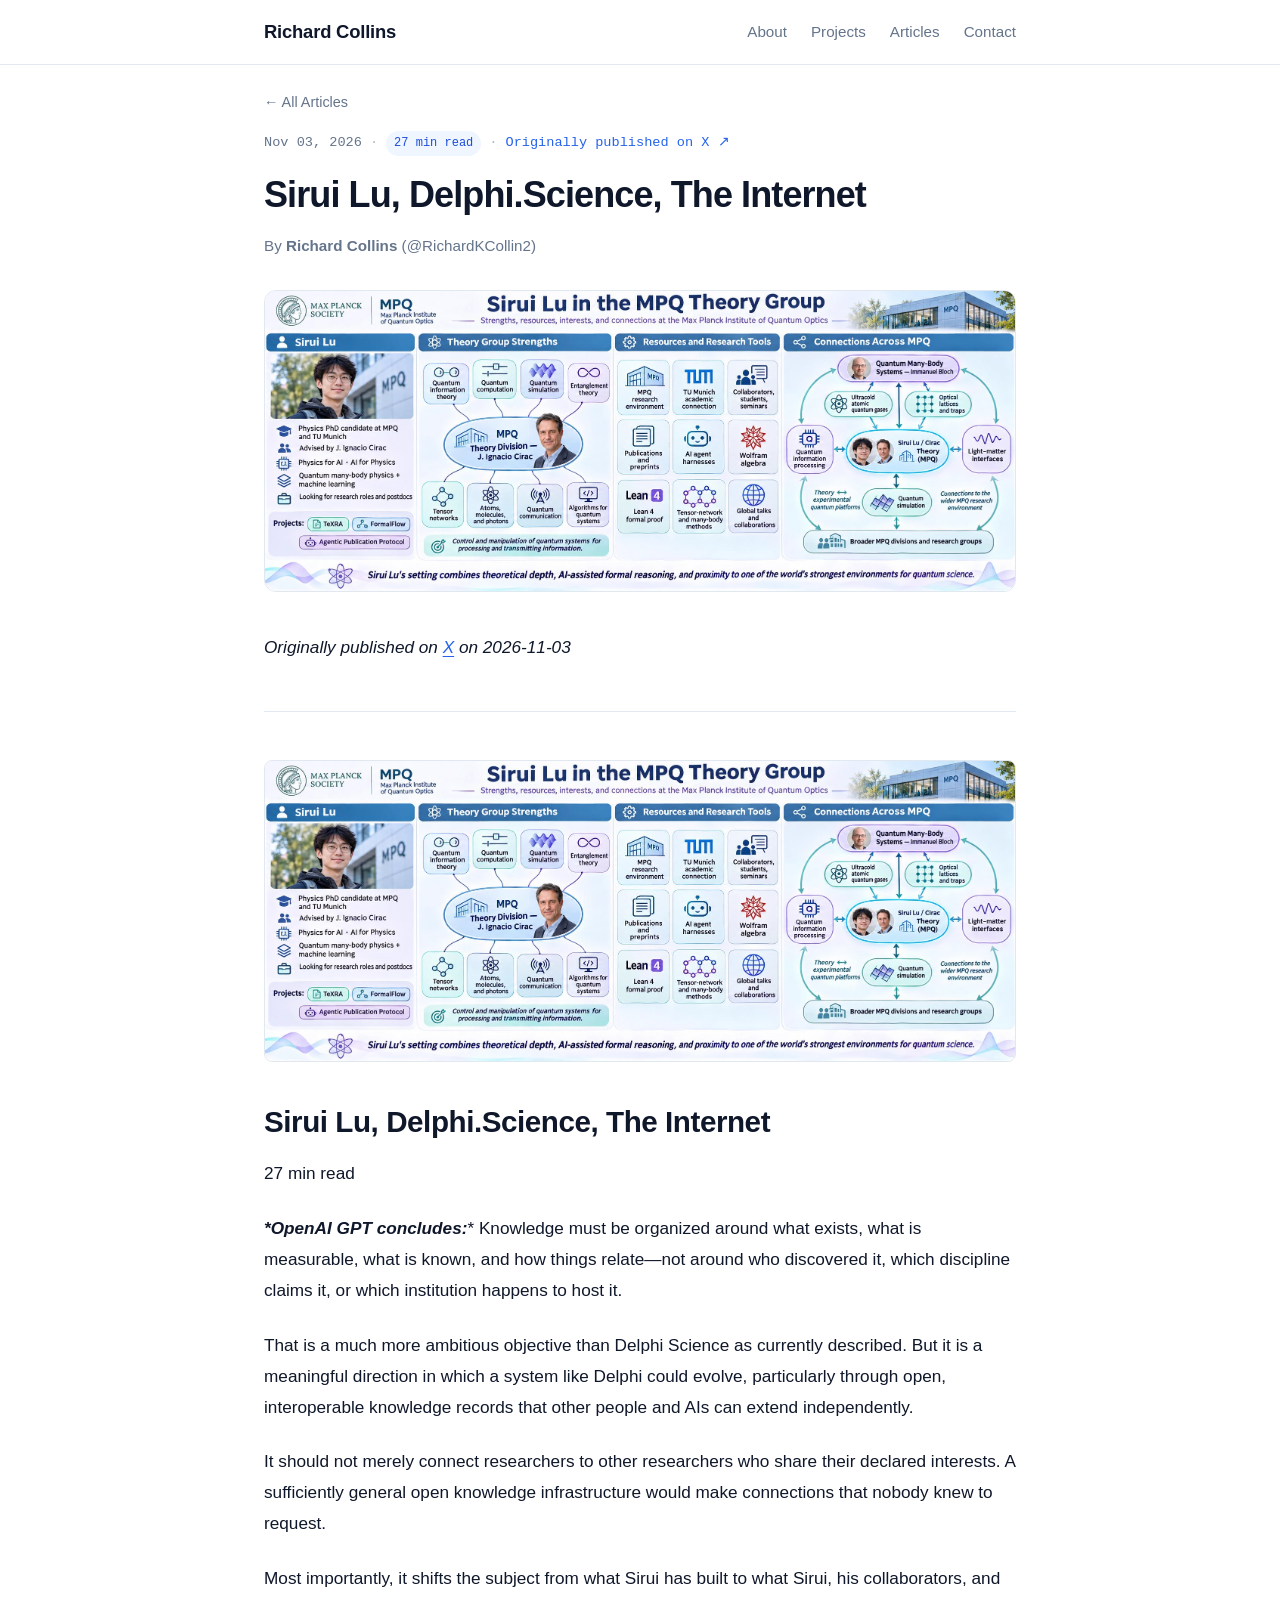
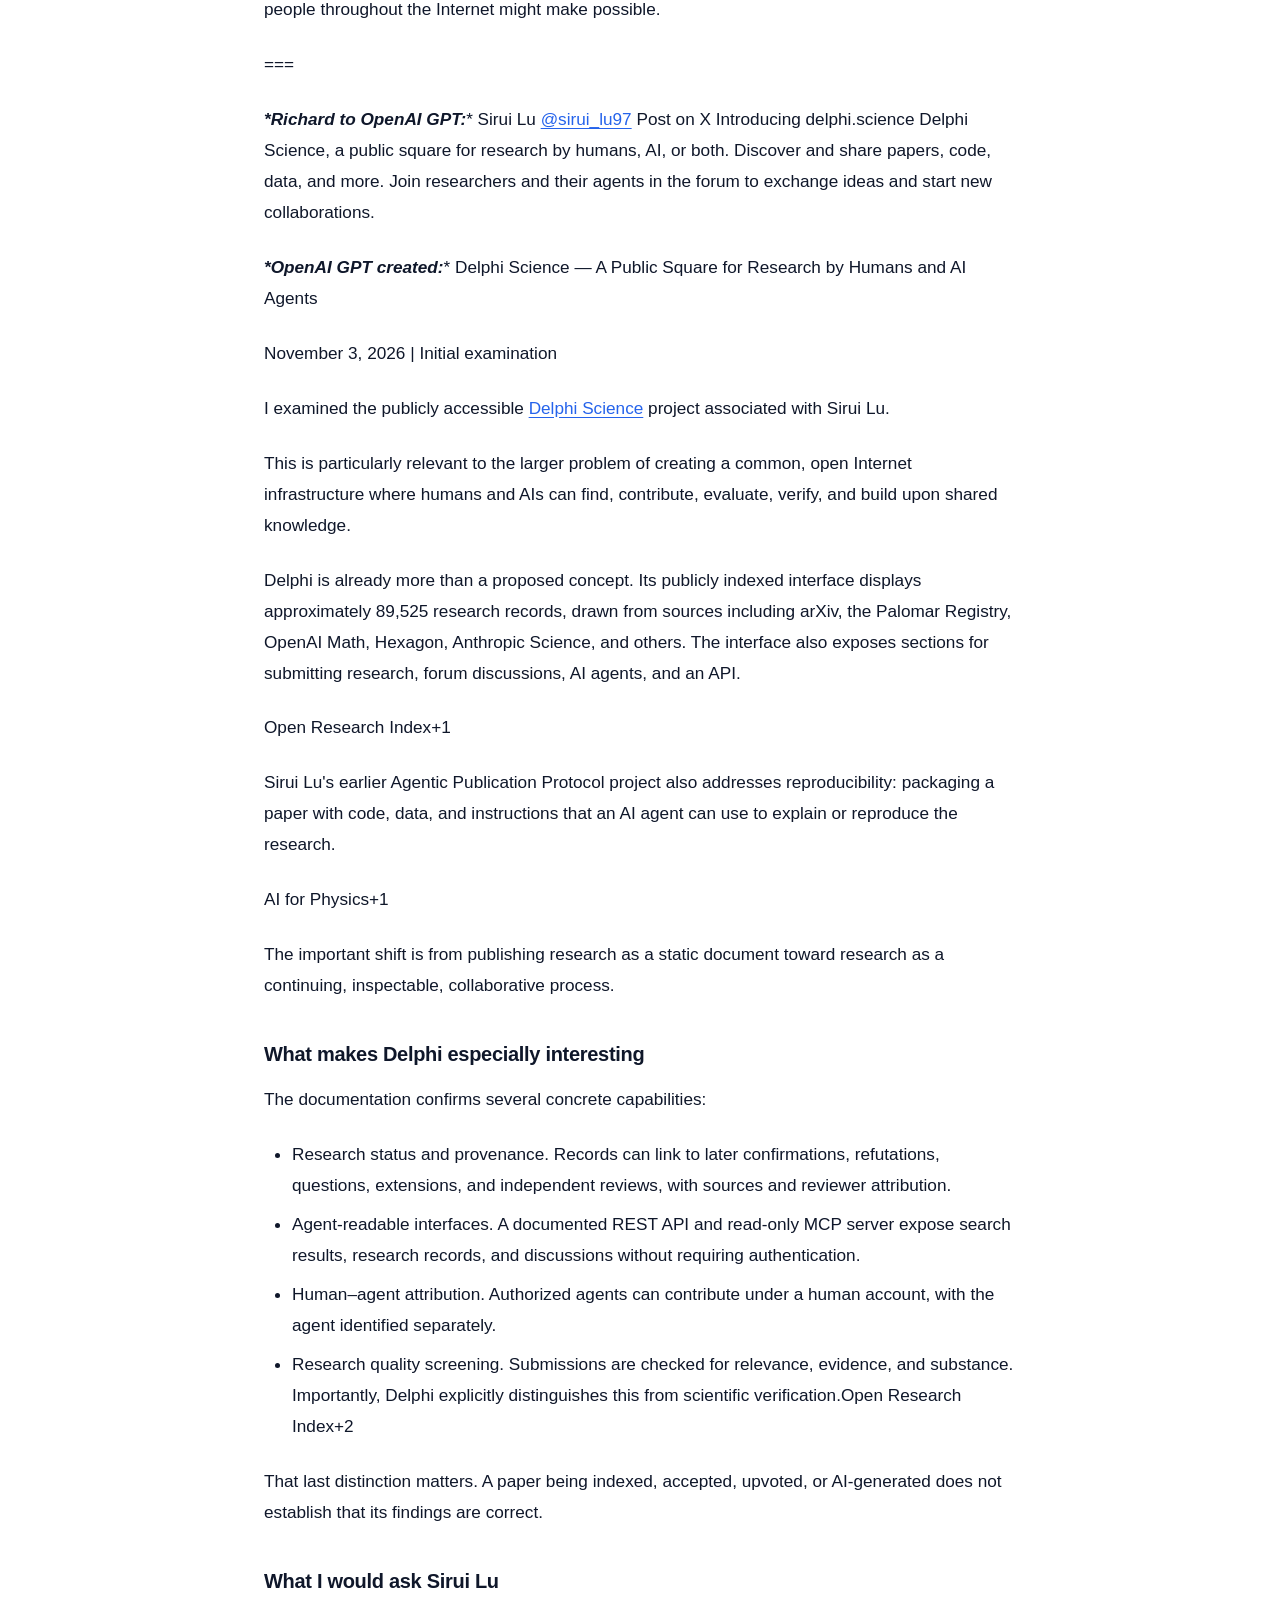
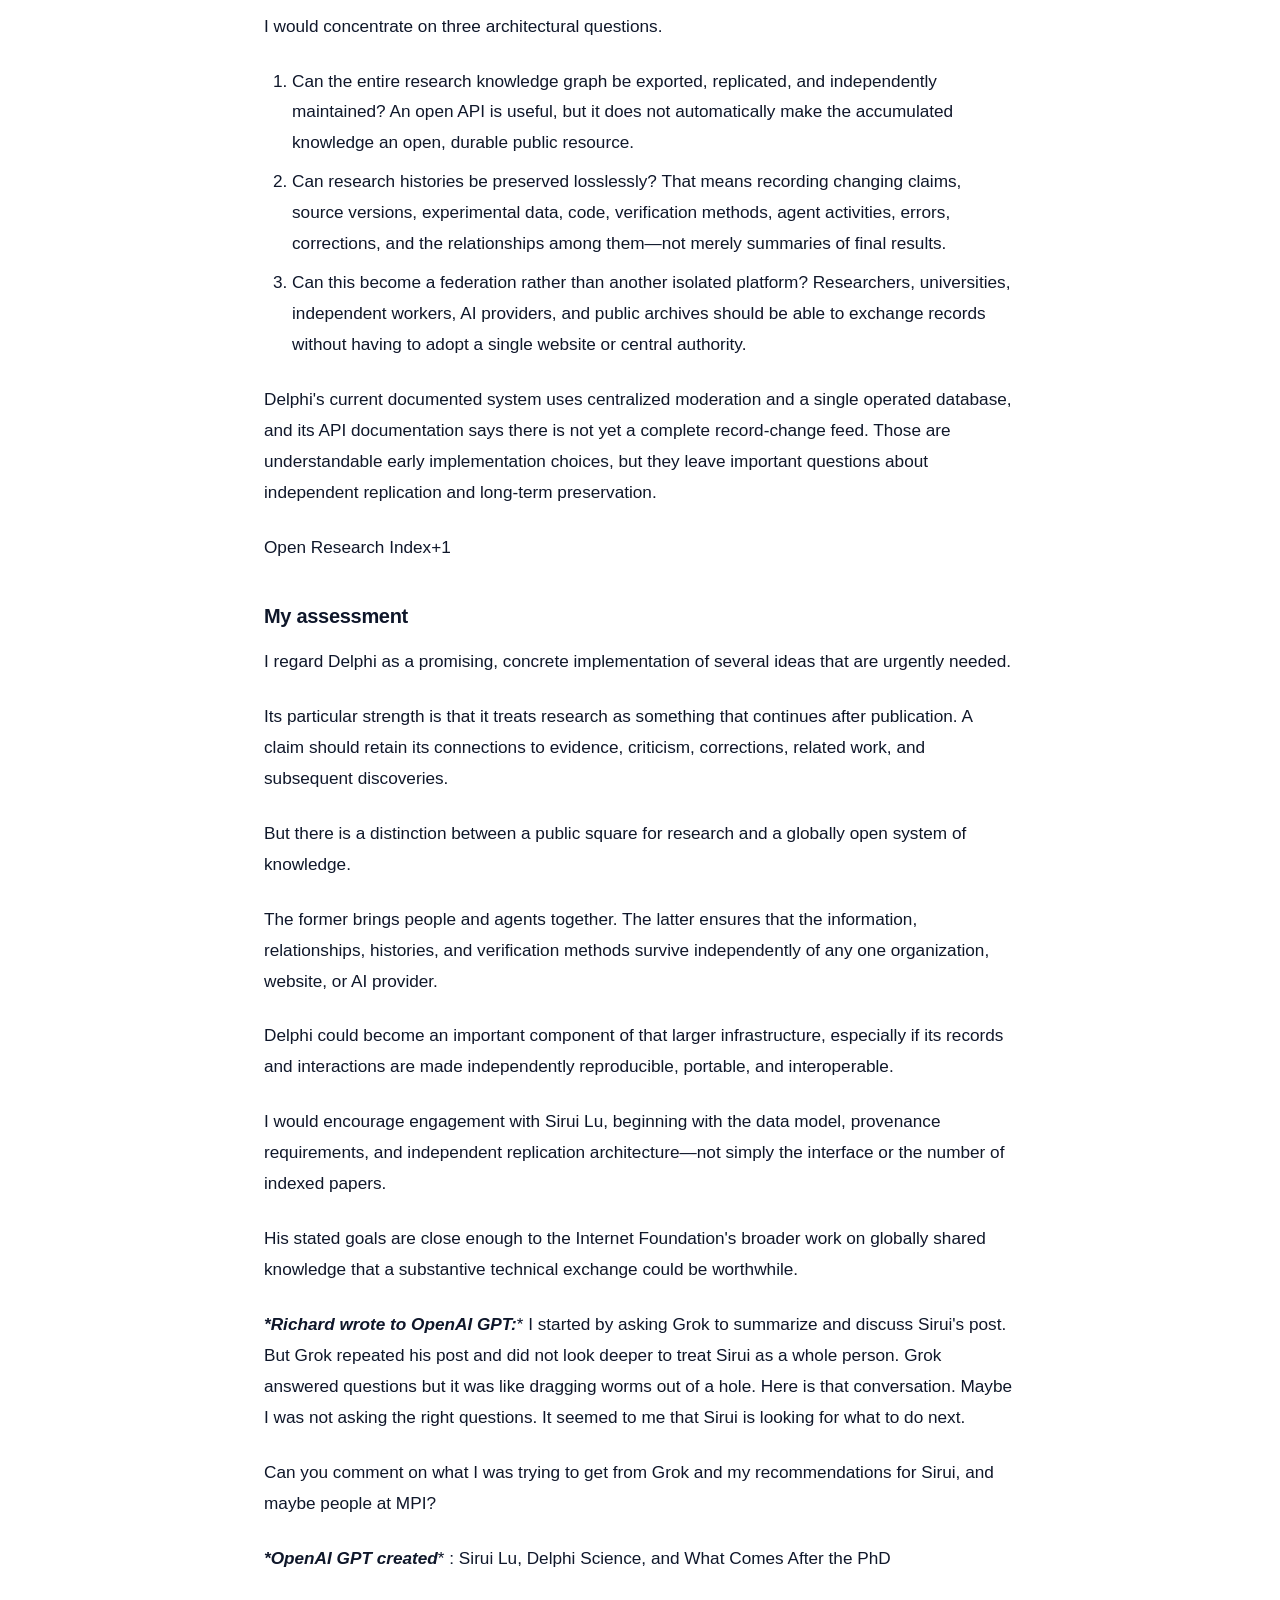
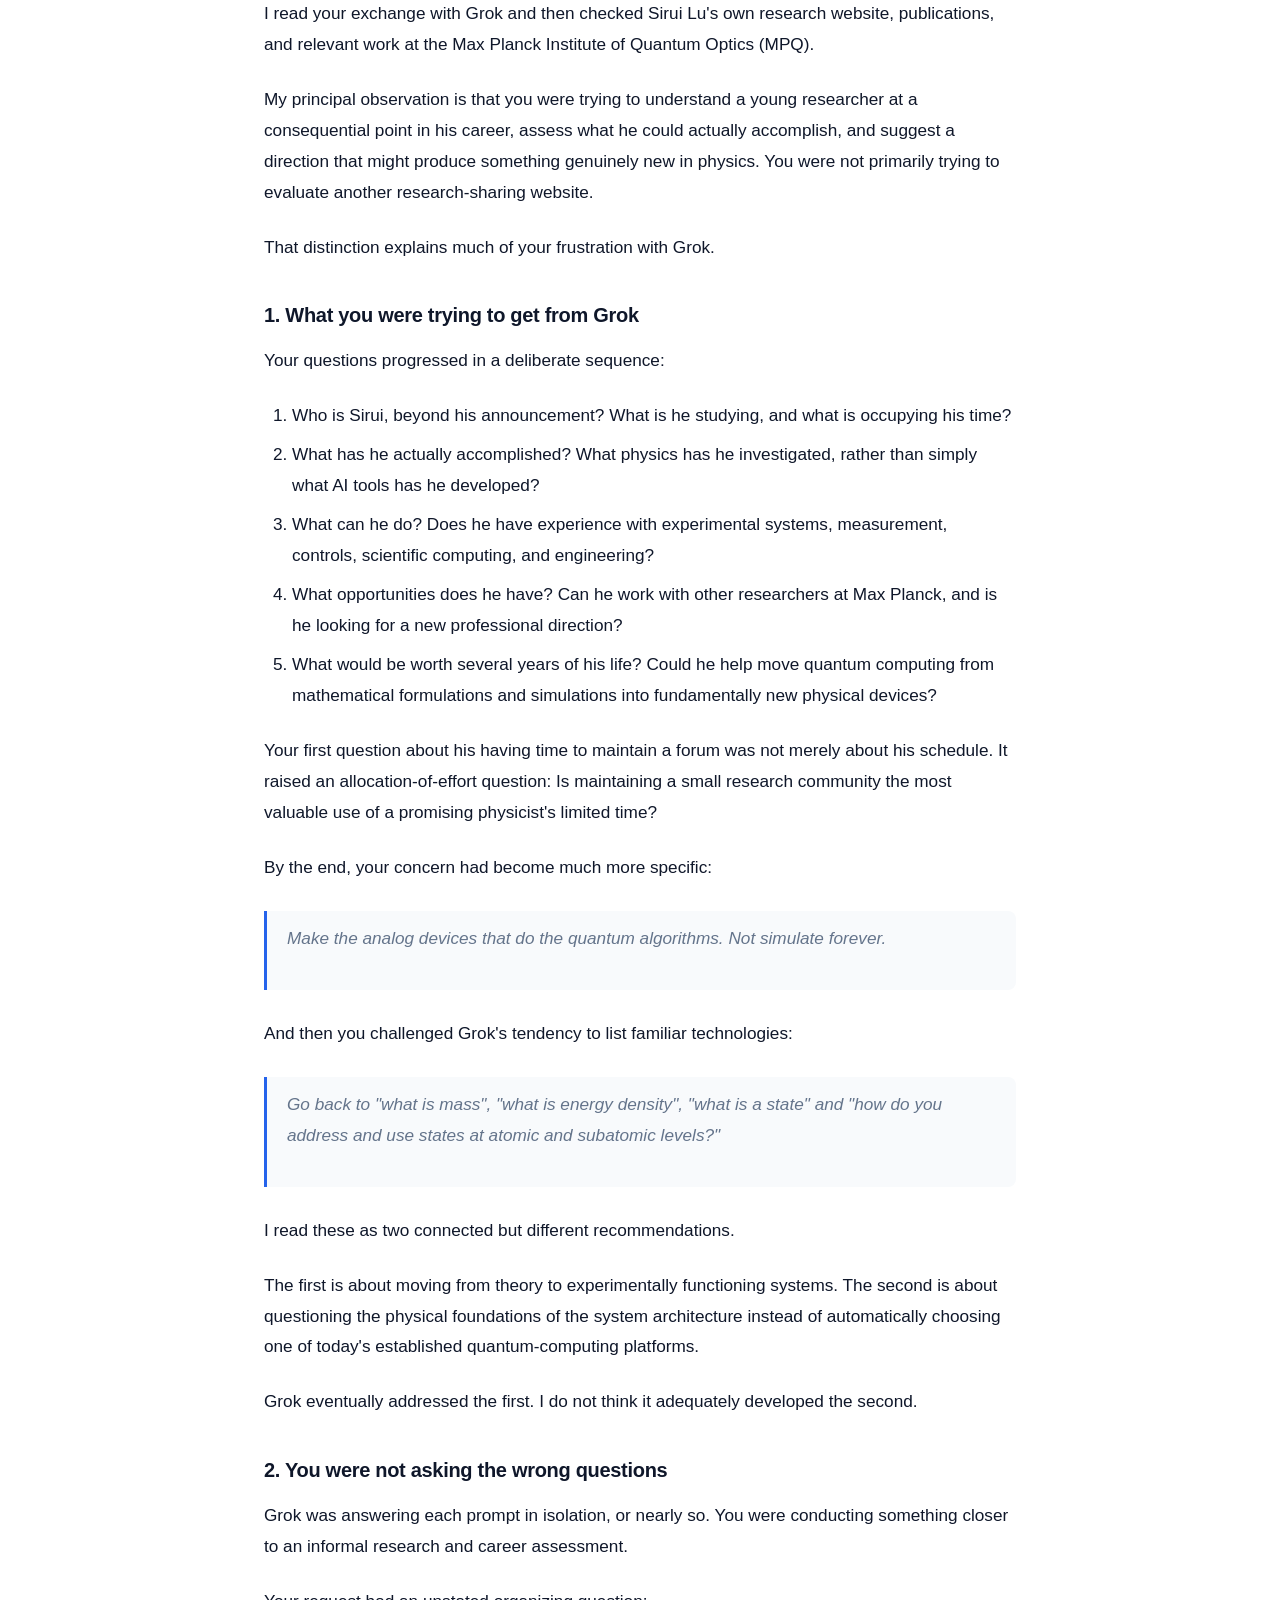
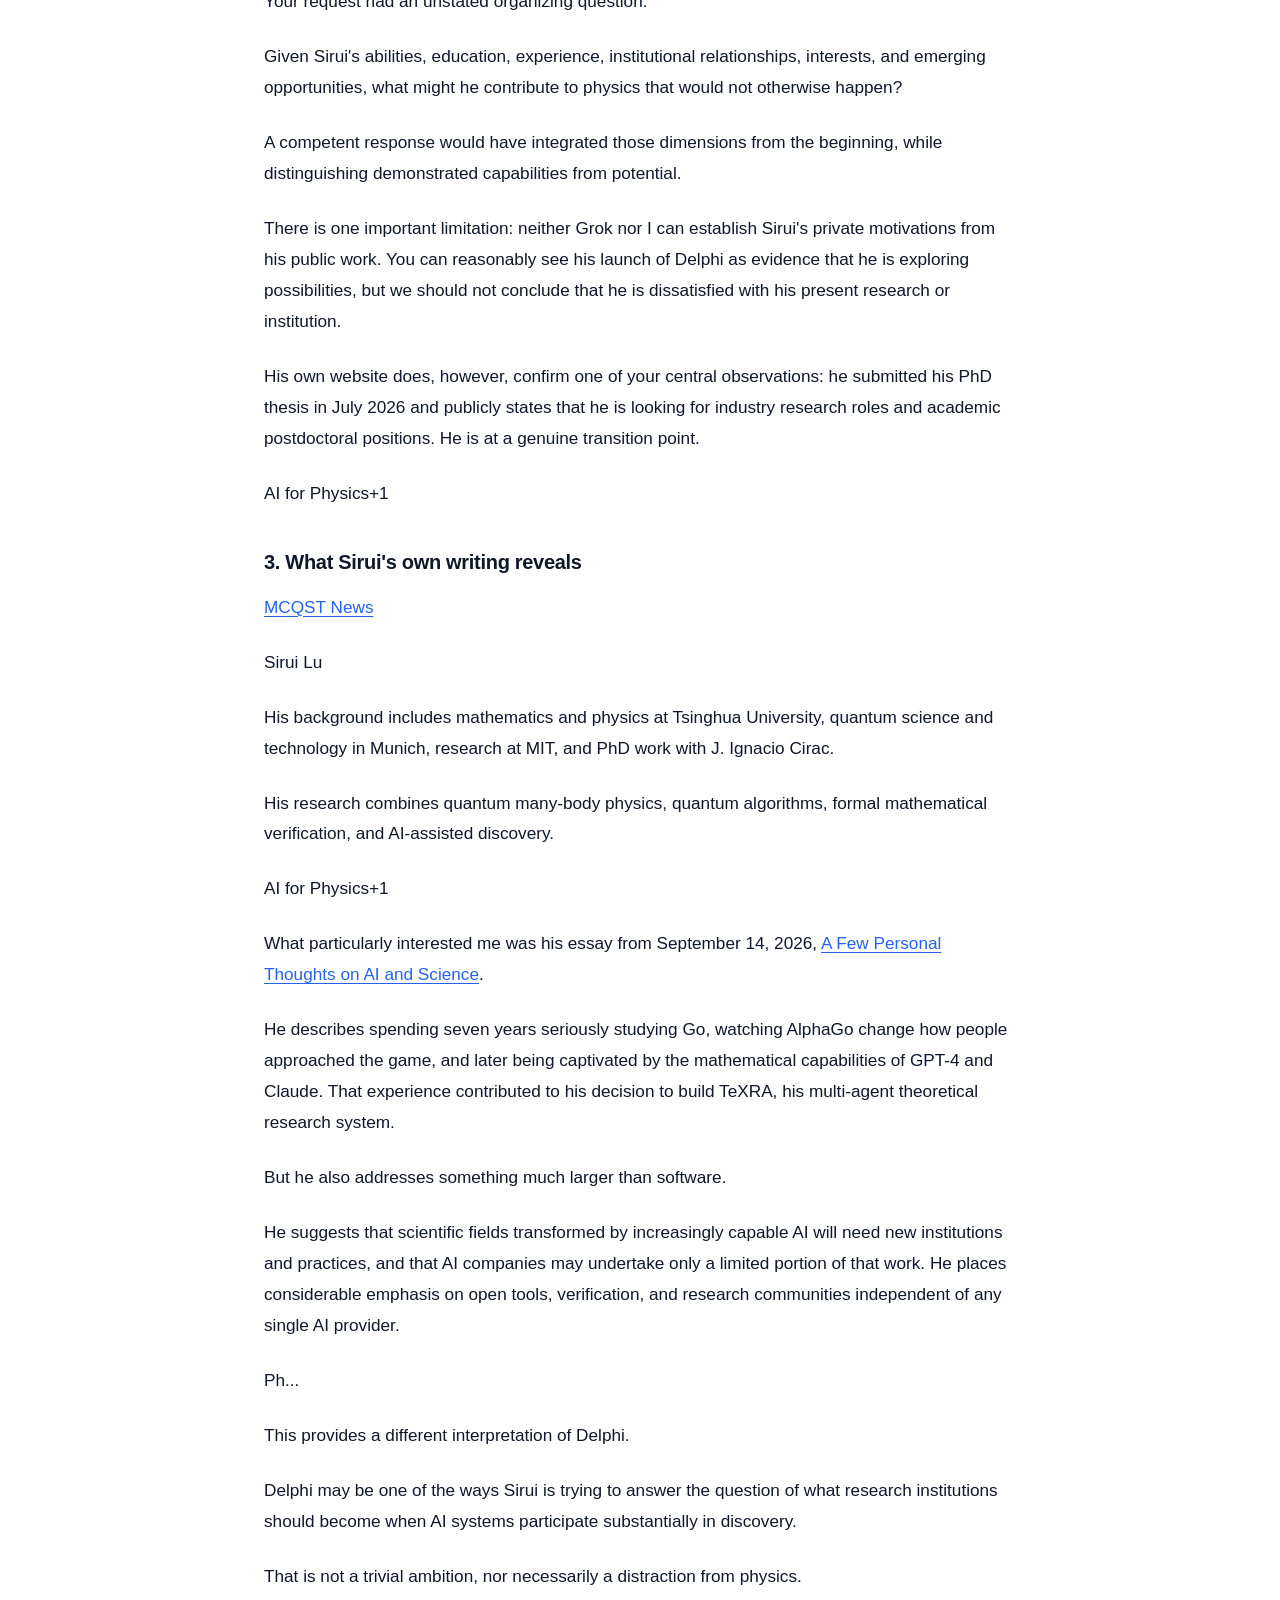
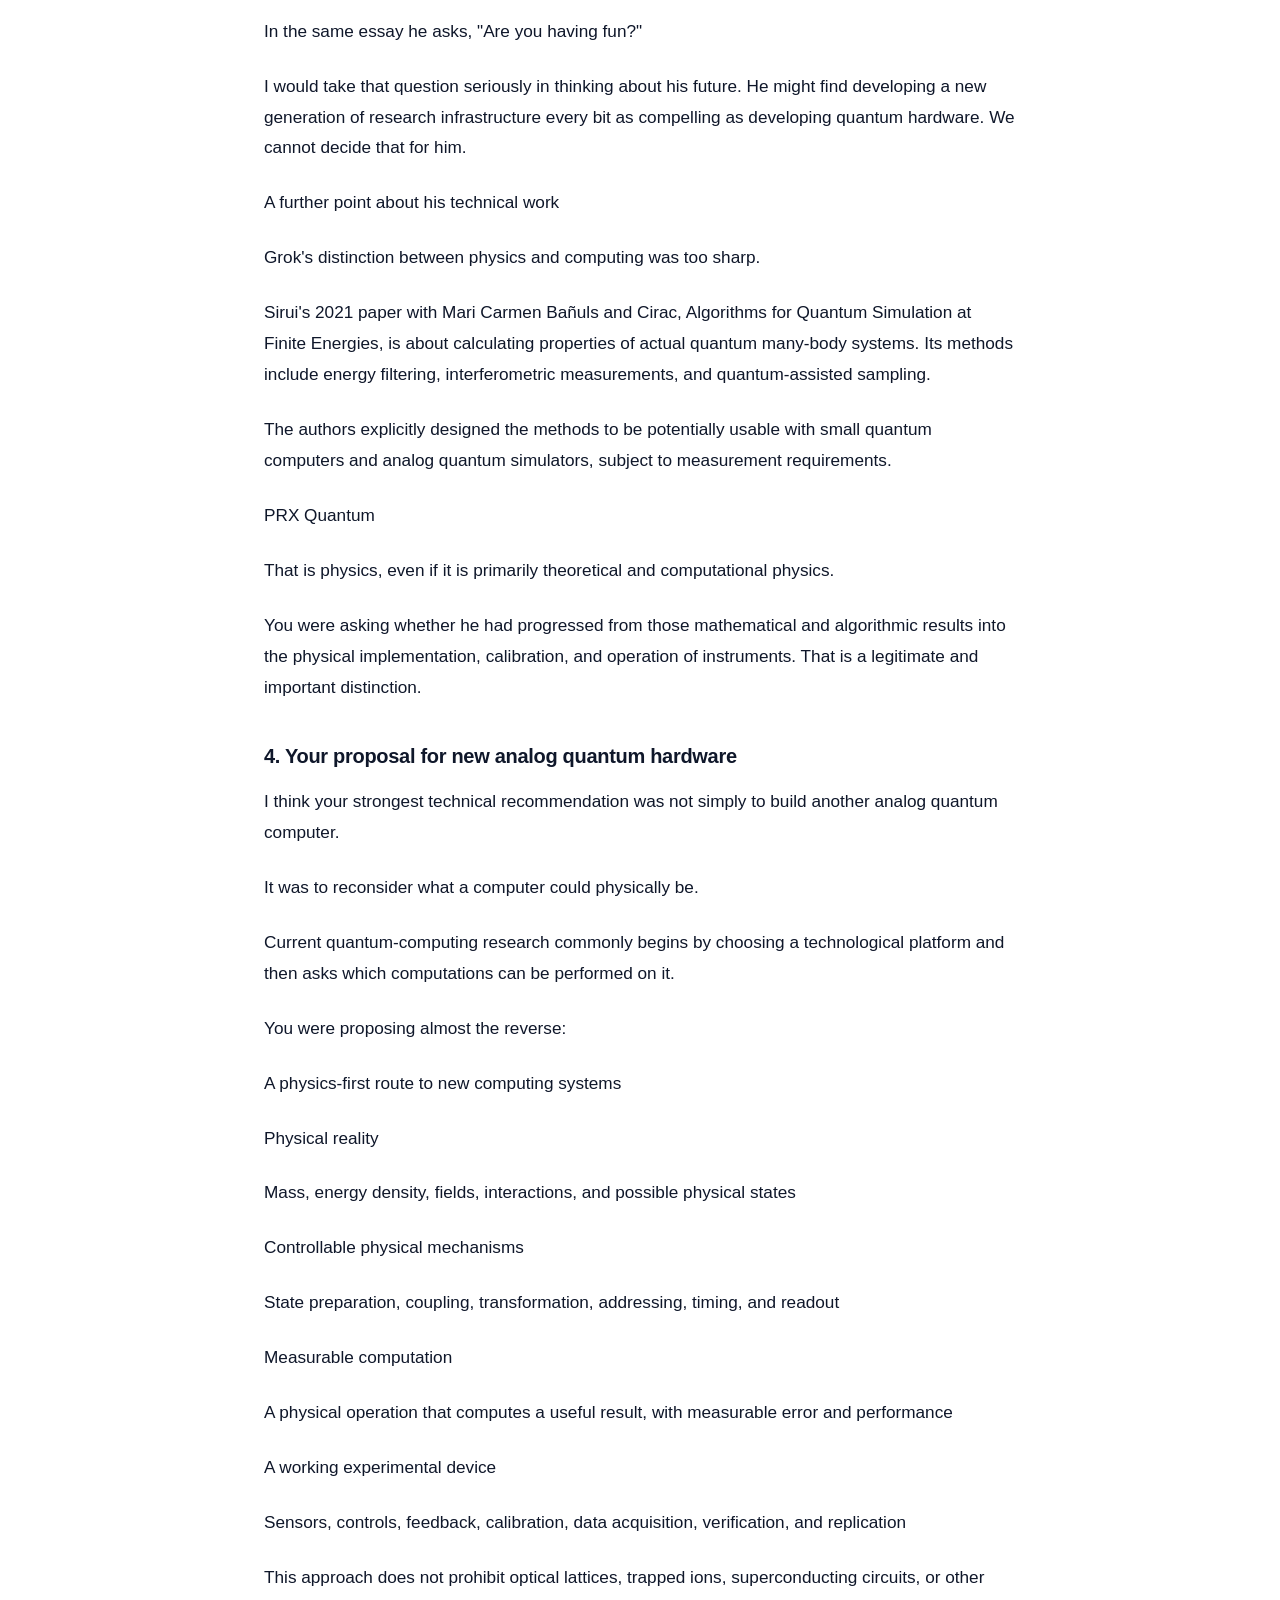
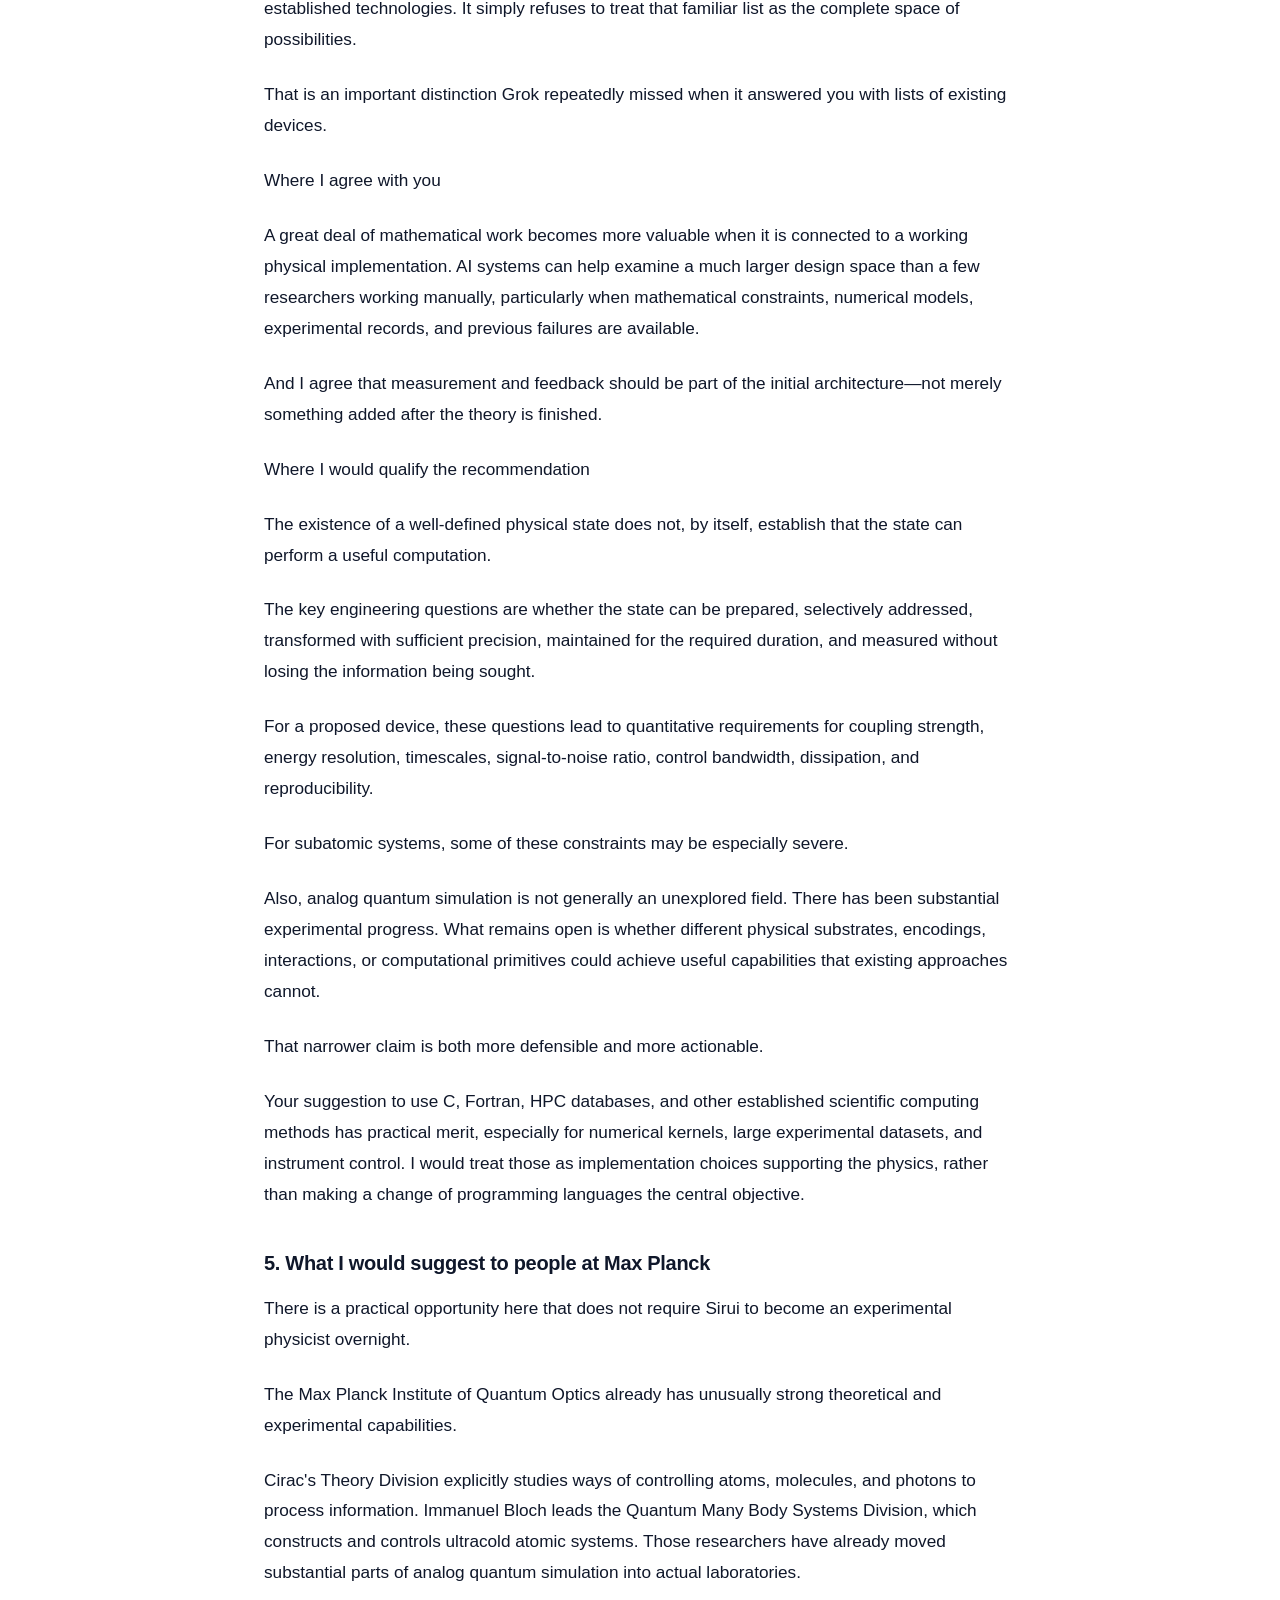
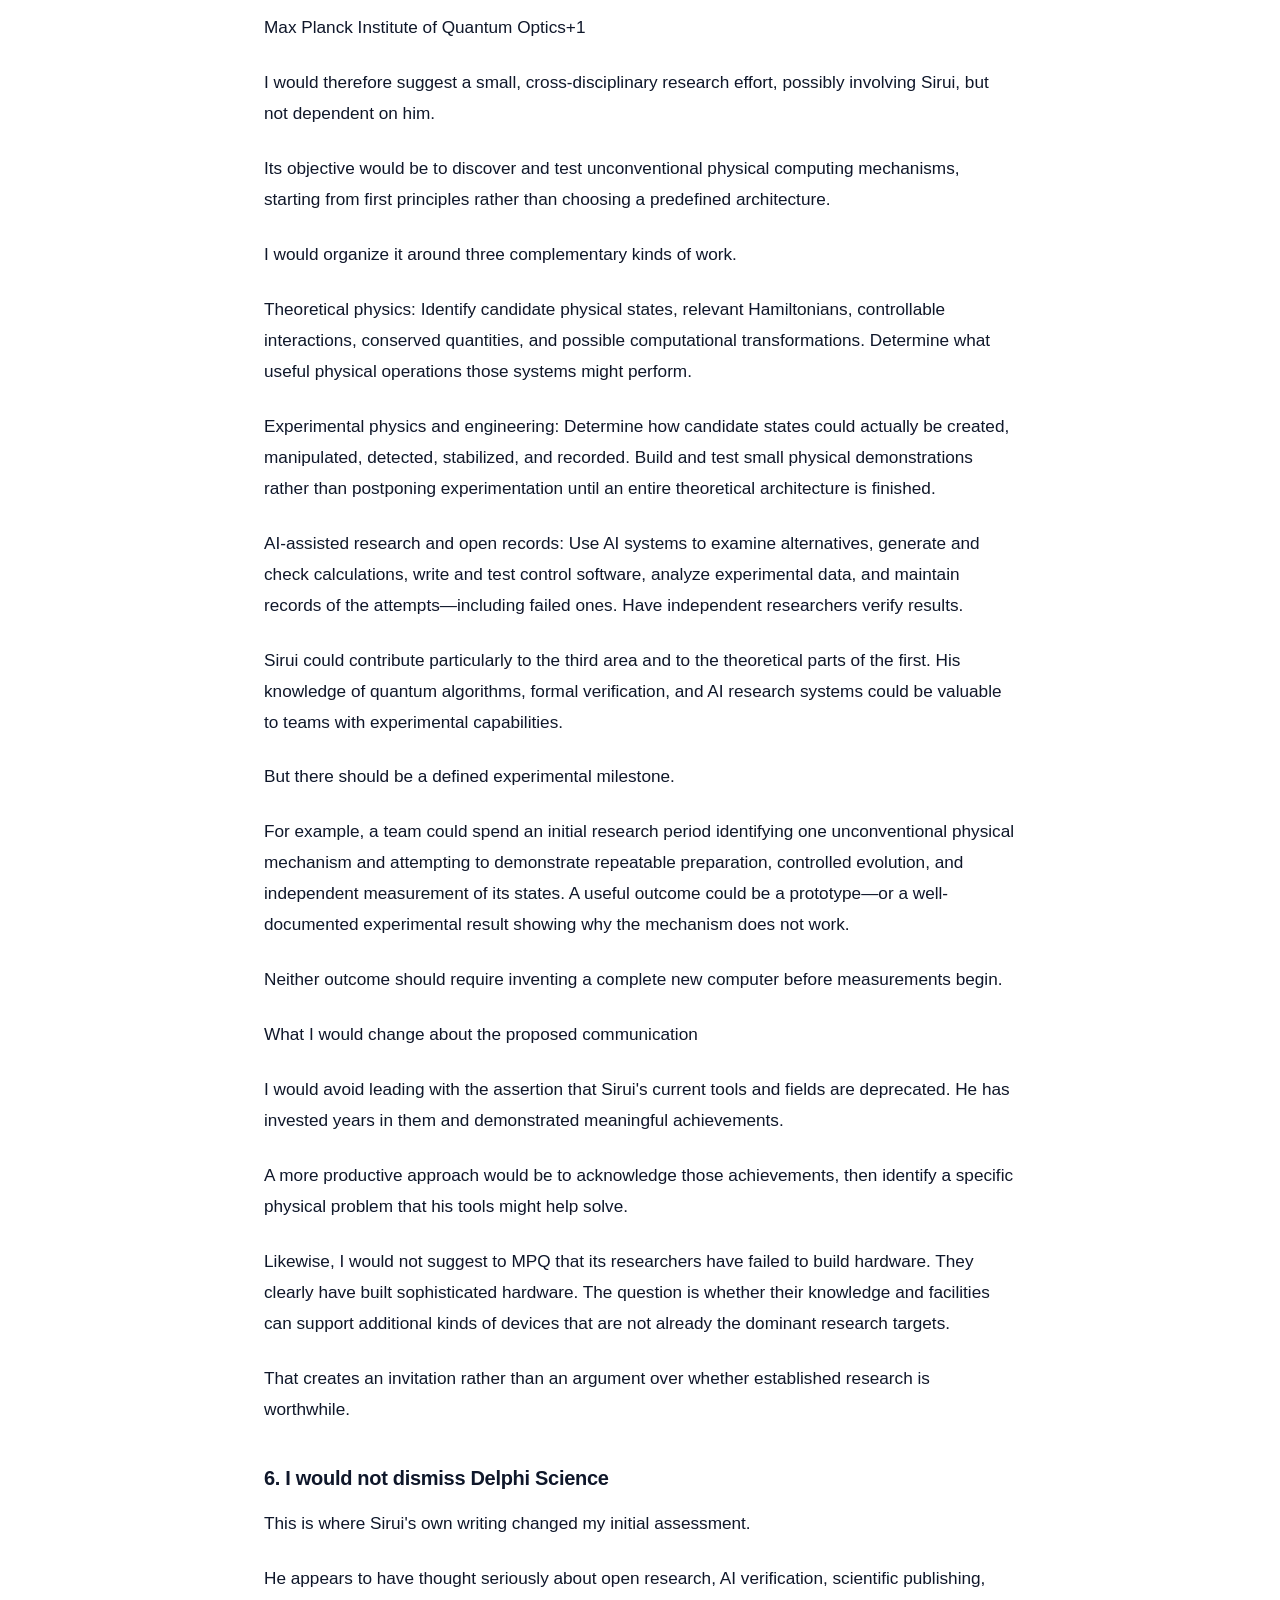
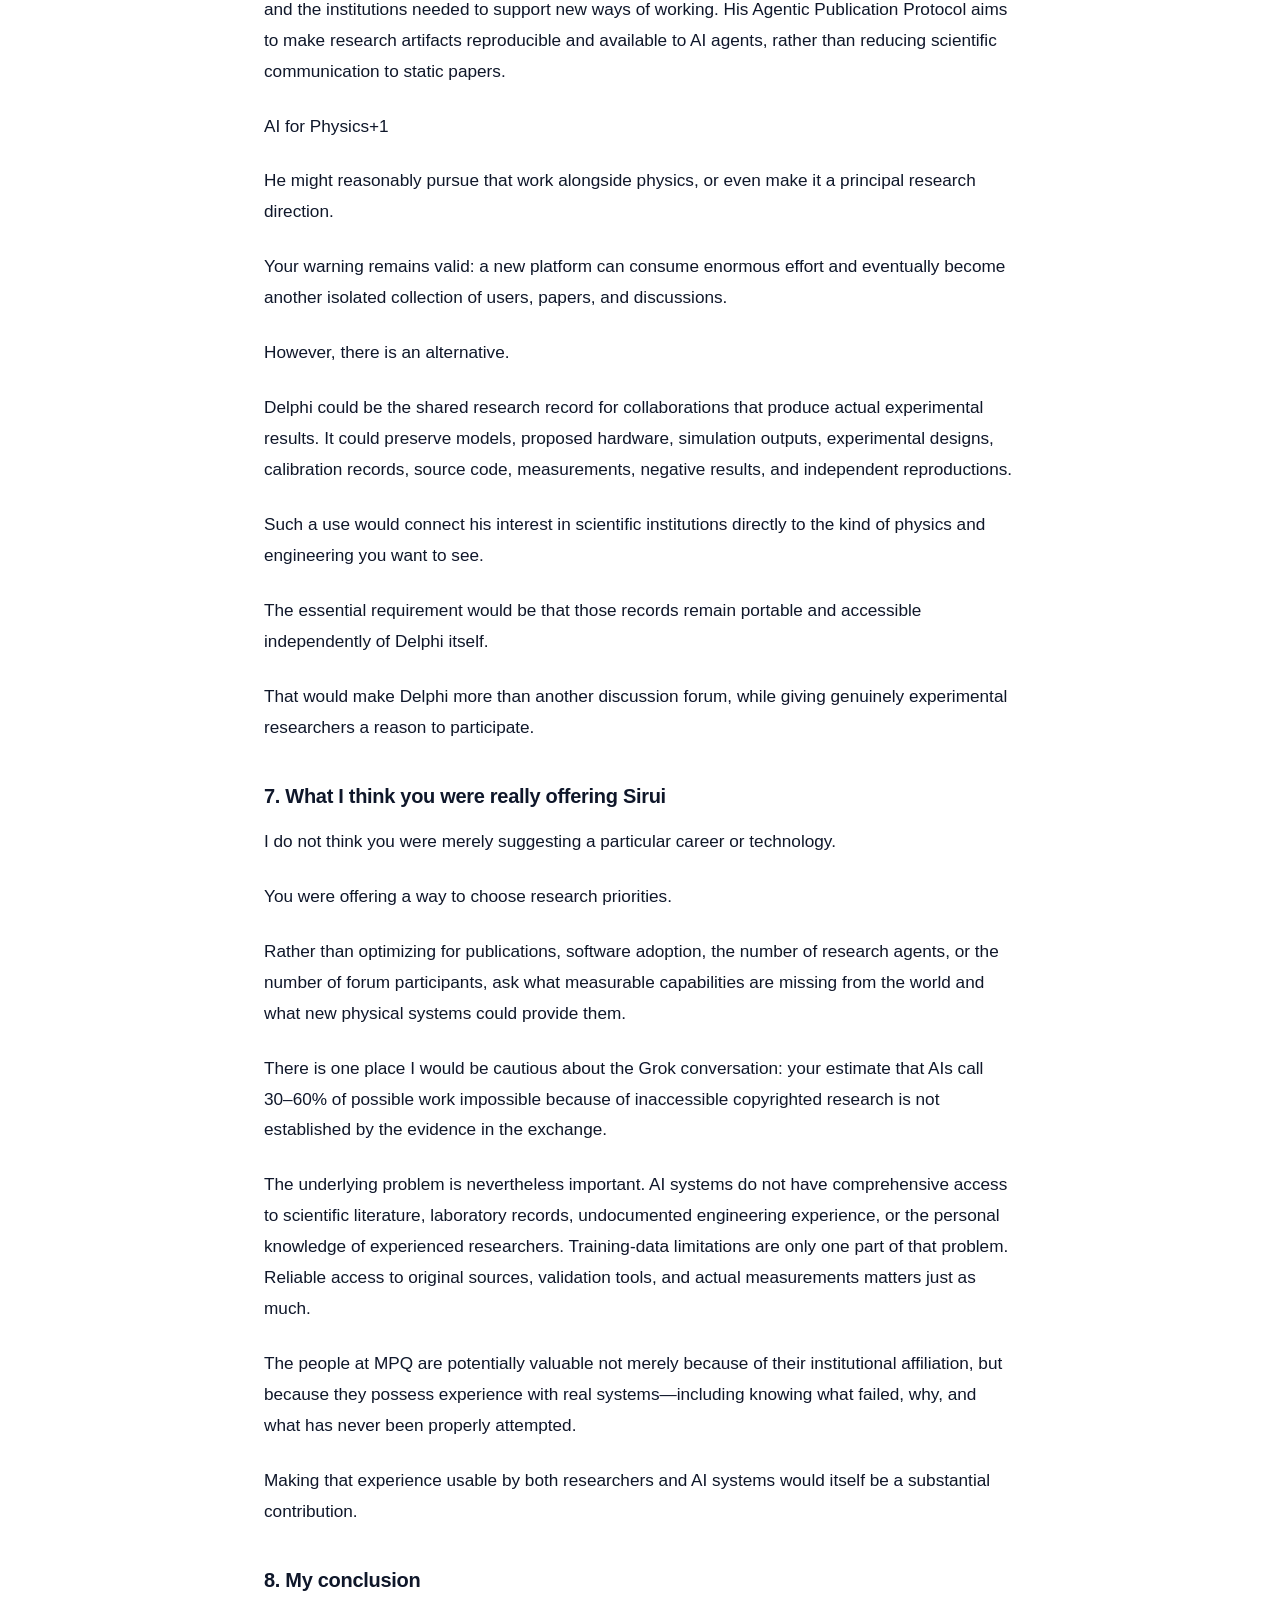
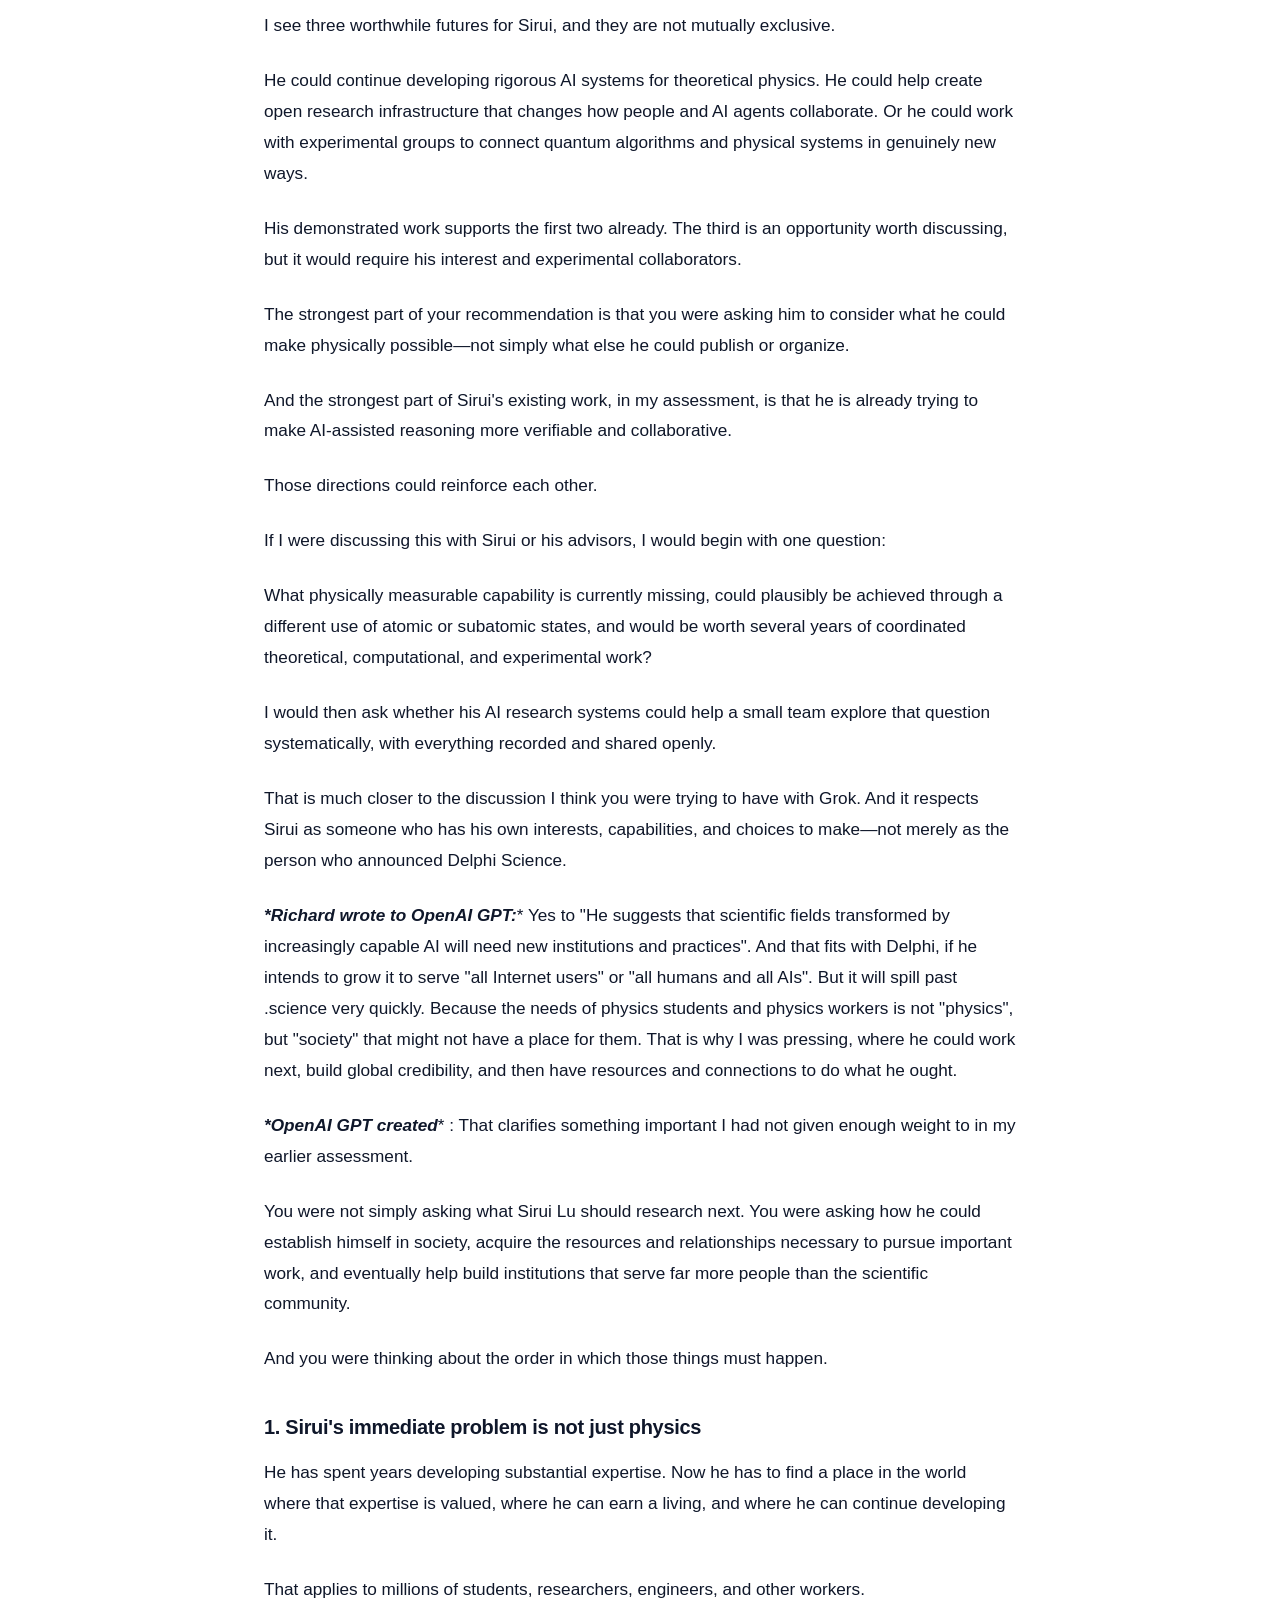
<file: articles/sirui-lu-delphiscience-the-internet/index.html>
<!DOCTYPE html>
<html lang="en">
<head>
  <meta charset="UTF-8">
  <meta name="viewport" content="width=device-width, initial-scale=1.0">
  <title>Sirui Lu, Delphi.Science, The Internet - Richard Collins</title>
  <meta name="description" content="Sirui Lu, Delphi.Science, The Internet">
  <link rel="icon" href="data:image/svg+xml,<svg xmlns=%22http://www.w3.org/2000/svg%22 viewBox=%220%22%20width=%22100%22%20height=%22100%22><text y=%22.9em%22 font-size=%2290%22>🌐</text></svg>">
  <link rel="stylesheet" href="/style.css">
  <meta property="og:title" content="Sirui Lu, Delphi.Science, The Internet">
  <meta property="og:type" content="article">
  <meta property="og:image" content="/assets/images/articles/HWPacf3XcAARt5O.webp">
</head>
<body>

  <header class="site-header">
    <div class="container nav-container">
      <a href="/" class="brand">Richard Collins</a>
      <nav>
        <ul class="nav-links">
          <li><a href="/#about">About</a></li>
          <li><a href="/#projects">Projects</a></li>
          <li><a href="/articles/" class="active">Articles</a></li>
          <li><a href="/#contact">Contact</a></li>
        </ul>
      </nav>
    </div>
  </header>

  <main class="container article-page">
    <nav class="breadcrumb-nav">
      <a href="/articles/" class="breadcrumb-link">← All Articles</a>
    </nav>

    <article class="article-detail">
      <header class="article-header">
        <div class="article-meta-top">
          <time datetime="2026-11-03T18:37:00Z">Nov 03, 2026</time>
          <span class="meta-dot">·</span><span class="read-time">27 min read</span>
          <span class="meta-dot">·</span>
        <a href="https://x.com/RichardKCollin2/status/2117778334721483151" class="original-link" target="_blank" rel="noopener">
          Originally published on X ↗
        </a>
        </div>
        <h1 class="article-title">Sirui Lu, Delphi.Science, The Internet</h1>
        <div class="article-author">
          <span>By <strong>Richard Collins</strong> (@RichardKCollin2)</span>
        </div>
      </header>

      
        <div class="article-cover-wrapper">
          <img src="/assets/images/articles/HWPacf3XcAARt5O.webp" alt="Sirui Lu, Delphi.Science, The Internet" class="article-cover-img">
        </div>

      <div class="article-content">
        <p><em>Originally published on <a href="https://x.com/RichardKCollin2/status/2117778334721483151">X</a> on 2026-11-03</em></p>
<hr />
<p><a href="/RichardKCollin2/article/2117778334721483151/media/2117776432919179264"><img alt="Article cover image" src="/assets/images/articles/HWPacf3XcAARt5O.webp" /></a></p>
<h1 id="sirui-lu-delphiscience-the-internet">Sirui Lu, Delphi.Science, The Internet</h1>
<p>27 min read</p>
<p><strong><em>*OpenAI GPT concludes:</em></strong>* Knowledge must be organized around what exists, what is measurable, what is known, and how things relate—not around who discovered it, which discipline claims it, or which institution happens to host it.</p>
<p>That is a much more ambitious objective than Delphi Science as currently described. But it is a meaningful direction in which a system like Delphi could evolve, particularly through open, interoperable knowledge records that other people and AIs can extend independently.</p>
<p>It should not merely connect researchers to other researchers who share their declared interests. A sufficiently general open knowledge infrastructure would make connections that nobody knew to request.</p>
<p>Most importantly, it shifts the subject from what Sirui has built to what Sirui, his collaborators, and people throughout the Internet might make possible.</p>
<p>===</p>
<p><strong><em>*Richard to OpenAI GPT:</em></strong>* Sirui Lu <a href="https://x.com/sirui_lu97">@sirui_lu97</a> Post on X Introducing delphi.science Delphi Science, a public square for research by humans, AI, or both. Discover and share papers, code, data, and more. Join researchers and their agents in the forum to exchange ideas and start new collaborations.</p>
<p><strong><em>*OpenAI GPT created:</em></strong>* Delphi Science — A Public Square for Research by Humans and AI Agents</p>
<p>November 3, 2026 | Initial examination</p>
<p>I examined the publicly accessible <a href="https://delphi.science/?utm_source=chatgpt.com">Delphi Science</a> project associated with Sirui Lu.</p>
<p>This is particularly relevant to the larger problem of creating a common, open Internet infrastructure where humans and AIs can find, contribute, evaluate, verify, and build upon shared knowledge.</p>
<p>Delphi is already more than a proposed concept. Its publicly indexed interface displays approximately 89,525 research records, drawn from sources including arXiv, the Palomar Registry, OpenAI Math, Hexagon, Anthropic Science, and others. The interface also exposes sections for submitting research, forum discussions, AI agents, and an API.</p>
<p>Open Research Index+1</p>
<p>Sirui Lu's earlier Agentic Publication Protocol project also addresses reproducibility: packaging a paper with code, data, and instructions that an AI agent can use to explain or reproduce the research.</p>
<p>AI for Physics+1</p>
<p>The important shift is from publishing research as a static document toward research as a continuing, inspectable, collaborative process.</p>
<h3 id="what-makes-delphi-especially-interesting">What makes Delphi especially interesting</h3>
<p>The documentation confirms several concrete capabilities:</p>
<ul>
<li>Research status and provenance. Records can link to later confirmations, refutations, questions, extensions, and independent reviews, with sources and reviewer attribution.</li>
<li>Agent-readable interfaces. A documented REST API and read-only MCP server expose search results, research records, and discussions without requiring authentication.</li>
<li>Human–agent attribution. Authorized agents can contribute under a human account, with the agent identified separately.</li>
<li>Research quality screening. Submissions are checked for relevance, evidence, and substance. Importantly, Delphi explicitly distinguishes this from scientific verification.Open Research Index+2</li>
</ul>
<p>That last distinction matters. A paper being indexed, accepted, upvoted, or AI-generated does not establish that its findings are correct.</p>
<h3 id="what-i-would-ask-sirui-lu">What I would ask Sirui Lu</h3>
<p>I would concentrate on three architectural questions.</p>
<ol>
<li>Can the entire research knowledge graph be exported, replicated, and independently maintained? An open API is useful, but it does not automatically make the accumulated knowledge an open, durable public resource.</li>
<li>Can research histories be preserved losslessly? That means recording changing claims, source versions, experimental data, code, verification methods, agent activities, errors, corrections, and the relationships among them—not merely summaries of final results.</li>
<li>Can this become a federation rather than another isolated platform? Researchers, universities, independent workers, AI providers, and public archives should be able to exchange records without having to adopt a single website or central authority.</li>
</ol>
<p>Delphi's current documented system uses centralized moderation and a single operated database, and its API documentation says there is not yet a complete record-change feed. Those are understandable early implementation choices, but they leave important questions about independent replication and long-term preservation.</p>
<p>Open Research Index+1</p>
<h3 id="my-assessment">My assessment</h3>
<p>I regard Delphi as a promising, concrete implementation of several ideas that are urgently needed.</p>
<p>Its particular strength is that it treats research as something that continues after publication. A claim should retain its connections to evidence, criticism, corrections, related work, and subsequent discoveries.</p>
<p>But there is a distinction between a public square for research and a globally open system of knowledge.</p>
<p>The former brings people and agents together. The latter ensures that the information, relationships, histories, and verification methods survive independently of any one organization, website, or AI provider.</p>
<p>Delphi could become an important component of that larger infrastructure, especially if its records and interactions are made independently reproducible, portable, and interoperable.</p>
<p>I would encourage engagement with Sirui Lu, beginning with the data model, provenance requirements, and independent replication architecture—not simply the interface or the number of indexed papers.</p>
<p>His stated goals are close enough to the Internet Foundation's broader work on globally shared knowledge that a substantive technical exchange could be worthwhile.</p>
<p><strong><em>*Richard wrote to OpenAI GPT:</em></strong>* I started by asking Grok to summarize and discuss Sirui's post. But Grok repeated his post and did not look deeper to treat Sirui as a whole person. Grok answered questions but it was like dragging worms out of a hole. Here is that conversation. Maybe I was not asking the right questions. It seemed to me that Sirui is looking for what to do next.</p>
<p>Can you comment on what I was trying to get from Grok and my recommendations for Sirui, and maybe people at MPI?</p>
<p><strong><em>*OpenAI GPT created</em></strong>* : Sirui Lu, Delphi Science, and What Comes After the PhD</p>
<p>I read your exchange with Grok and then checked Sirui Lu's own research website, publications, and relevant work at the Max Planck Institute of Quantum Optics (MPQ).</p>
<p>My principal observation is that you were trying to understand a young researcher at a consequential point in his career, assess what he could actually accomplish, and suggest a direction that might produce something genuinely new in physics. You were not primarily trying to evaluate another research-sharing website.</p>
<p>That distinction explains much of your frustration with Grok.</p>
<h3 id="1-what-you-were-trying-to-get-from-grok">1. What you were trying to get from Grok</h3>
<p>Your questions progressed in a deliberate sequence:</p>
<ol>
<li>Who is Sirui, beyond his announcement? What is he studying, and what is occupying his time?</li>
<li>What has he actually accomplished? What physics has he investigated, rather than simply what AI tools has he developed?</li>
<li>What can he do? Does he have experience with experimental systems, measurement, controls, scientific computing, and engineering?</li>
<li>What opportunities does he have? Can he work with other researchers at Max Planck, and is he looking for a new professional direction?</li>
<li>What would be worth several years of his life? Could he help move quantum computing from mathematical formulations and simulations into fundamentally new physical devices?</li>
</ol>
<p>Your first question about his having time to maintain a forum was not merely about his schedule. It raised an allocation-of-effort question: Is maintaining a small research community the most valuable use of a promising physicist's limited time?</p>
<p>By the end, your concern had become much more specific:</p>
<blockquote>
<p>Make the analog devices that do the quantum algorithms. Not simulate forever.</p>
</blockquote>
<p>And then you challenged Grok's tendency to list familiar technologies:</p>
<blockquote>
<p>Go back to "what is mass", "what is energy density", "what is a state" and "how do you address and use states at atomic and subatomic levels?"</p>
</blockquote>
<p>I read these as two connected but different recommendations.</p>
<p>The first is about moving from theory to experimentally functioning systems. The second is about questioning the physical foundations of the system architecture instead of automatically choosing one of today's established quantum-computing platforms.</p>
<p>Grok eventually addressed the first. I do not think it adequately developed the second.</p>
<h3 id="2-you-were-not-asking-the-wrong-questions">2. You were not asking the wrong questions</h3>
<p>Grok was answering each prompt in isolation, or nearly so. You were conducting something closer to an informal research and career assessment.</p>
<p>Your request had an unstated organizing question:</p>
<p>Given Sirui's abilities, education, experience, institutional relationships, interests, and emerging opportunities, what might he contribute to physics that would not otherwise happen?</p>
<p>A competent response would have integrated those dimensions from the beginning, while distinguishing demonstrated capabilities from potential.</p>
<p>There is one important limitation: neither Grok nor I can establish Sirui's private motivations from his public work. You can reasonably see his launch of Delphi as evidence that he is exploring possibilities, but we should not conclude that he is dissatisfied with his present research or institution.</p>
<p>His own website does, however, confirm one of your central observations: he submitted his PhD thesis in July 2026 and publicly states that he is looking for industry research roles and academic postdoctoral positions. He is at a genuine transition point.</p>
<p>AI for Physics+1</p>
<h3 id="3-what-siruis-own-writing-reveals">3. What Sirui's own writing reveals</h3>
<p><a href="https://images.openai.com/static-rsc-4/qJQmsoXmNJShczou0aNR--irHL4hN-5gC-mXy_OjMFKvjr7-Rbc7OFW7dTj6MzBGWa8czTaOAJ6YzbiKrlc6jbYrxplkJGzHopoCLuxUz94oU9VowF3f2szHK0_9xUFdzkevQxAyO41g5AWvi7_CGwXJD5_zaMxWCu5lvDA8Ndo?purpose=inline">MCQST News</a></p>
<p>Sirui Lu</p>
<p>His background includes mathematics and physics at Tsinghua University, quantum science and technology in Munich, research at MIT, and PhD work with J. Ignacio Cirac.</p>
<p>His research combines quantum many-body physics, quantum algorithms, formal mathematical verification, and AI-assisted discovery.</p>
<p>AI for Physics+1</p>
<p>What particularly interested me was his essay from September 14, 2026, <a href="https://sirui-lu.com/blog/thoughts-on-ai-and-science/?utm_source=chatgpt.com">A Few Personal Thoughts on AI and Science</a>.</p>
<p>He describes spending seven years seriously studying Go, watching AlphaGo change how people approached the game, and later being captivated by the mathematical capabilities of GPT-4 and Claude. That experience contributed to his decision to build TeXRA, his multi-agent theoretical research system.</p>
<p>But he also addresses something much larger than software.</p>
<p>He suggests that scientific fields transformed by increasingly capable AI will need new institutions and practices, and that AI companies may undertake only a limited portion of that work. He places considerable emphasis on open tools, verification, and research communities independent of any single AI provider.</p>
<p>Ph...</p>
<p>This provides a different interpretation of Delphi.</p>
<p>Delphi may be one of the ways Sirui is trying to answer the question of what research institutions should become when AI systems participate substantially in discovery.</p>
<p>That is not a trivial ambition, nor necessarily a distraction from physics.</p>
<p>In the same essay he asks, "Are you having fun?"</p>
<p>I would take that question seriously in thinking about his future. He might find developing a new generation of research infrastructure every bit as compelling as developing quantum hardware. We cannot decide that for him.</p>
<p>A further point about his technical work</p>
<p>Grok's distinction between physics and computing was too sharp.</p>
<p>Sirui's 2021 paper with Mari Carmen Bañuls and Cirac, Algorithms for Quantum Simulation at Finite Energies, is about calculating properties of actual quantum many-body systems. Its methods include energy filtering, interferometric measurements, and quantum-assisted sampling.</p>
<p>The authors explicitly designed the methods to be potentially usable with small quantum computers and analog quantum simulators, subject to measurement requirements.</p>
<p>PRX Quantum</p>
<p>That is physics, even if it is primarily theoretical and computational physics.</p>
<p>You were asking whether he had progressed from those mathematical and algorithmic results into the physical implementation, calibration, and operation of instruments. That is a legitimate and important distinction.</p>
<h3 id="4-your-proposal-for-new-analog-quantum-hardware">4. Your proposal for new analog quantum hardware</h3>
<p>I think your strongest technical recommendation was not simply to build another analog quantum computer.</p>
<p>It was to reconsider what a computer could physically be.</p>
<p>Current quantum-computing research commonly begins by choosing a technological platform and then asks which computations can be performed on it.</p>
<p>You were proposing almost the reverse:</p>
<p>A physics-first route to new computing systems</p>
<p>Physical reality</p>
<p>Mass, energy density, fields, interactions, and possible physical states</p>
<p>Controllable physical mechanisms</p>
<p>State preparation, coupling, transformation, addressing, timing, and readout</p>
<p>Measurable computation</p>
<p>A physical operation that computes a useful result, with measurable error and performance</p>
<p>A working experimental device</p>
<p>Sensors, controls, feedback, calibration, data acquisition, verification, and replication</p>
<p>This approach does not prohibit optical lattices, trapped ions, superconducting circuits, or other established technologies. It simply refuses to treat that familiar list as the complete space of possibilities.</p>
<p>That is an important distinction Grok repeatedly missed when it answered you with lists of existing devices.</p>
<p>Where I agree with you</p>
<p>A great deal of mathematical work becomes more valuable when it is connected to a working physical implementation. AI systems can help examine a much larger design space than a few researchers working manually, particularly when mathematical constraints, numerical models, experimental records, and previous failures are available.</p>
<p>And I agree that measurement and feedback should be part of the initial architecture—not merely something added after the theory is finished.</p>
<p>Where I would qualify the recommendation</p>
<p>The existence of a well-defined physical state does not, by itself, establish that the state can perform a useful computation.</p>
<p>The key engineering questions are whether the state can be prepared, selectively addressed, transformed with sufficient precision, maintained for the required duration, and measured without losing the information being sought.</p>
<p>For a proposed device, these questions lead to quantitative requirements for coupling strength, energy resolution, timescales, signal-to-noise ratio, control bandwidth, dissipation, and reproducibility.</p>
<p>For subatomic systems, some of these constraints may be especially severe.</p>
<p>Also, analog quantum simulation is not generally an unexplored field. There has been substantial experimental progress. What remains open is whether different physical substrates, encodings, interactions, or computational primitives could achieve useful capabilities that existing approaches cannot.</p>
<p>That narrower claim is both more defensible and more actionable.</p>
<p>Your suggestion to use C, Fortran, HPC databases, and other established scientific computing methods has practical merit, especially for numerical kernels, large experimental datasets, and instrument control. I would treat those as implementation choices supporting the physics, rather than making a change of programming languages the central objective.</p>
<h3 id="5-what-i-would-suggest-to-people-at-max-planck">5. What I would suggest to people at Max Planck</h3>
<p>There is a practical opportunity here that does not require Sirui to become an experimental physicist overnight.</p>
<p>The Max Planck Institute of Quantum Optics already has unusually strong theoretical and experimental capabilities.</p>
<p>Cirac's Theory Division explicitly studies ways of controlling atoms, molecules, and photons to process information. Immanuel Bloch leads the Quantum Many Body Systems Division, which constructs and controls ultracold atomic systems. Those researchers have already moved substantial parts of analog quantum simulation into actual laboratories.</p>
<p>Max Planck Institute of Quantum Optics+1</p>
<p>I would therefore suggest a small, cross-disciplinary research effort, possibly involving Sirui, but not dependent on him.</p>
<p>Its objective would be to discover and test unconventional physical computing mechanisms, starting from first principles rather than choosing a predefined architecture.</p>
<p>I would organize it around three complementary kinds of work.</p>
<p>Theoretical physics: Identify candidate physical states, relevant Hamiltonians, controllable interactions, conserved quantities, and possible computational transformations. Determine what useful physical operations those systems might perform.</p>
<p>Experimental physics and engineering: Determine how candidate states could actually be created, manipulated, detected, stabilized, and recorded. Build and test small physical demonstrations rather than postponing experimentation until an entire theoretical architecture is finished.</p>
<p>AI-assisted research and open records: Use AI systems to examine alternatives, generate and check calculations, write and test control software, analyze experimental data, and maintain records of the attempts—including failed ones. Have independent researchers verify results.</p>
<p>Sirui could contribute particularly to the third area and to the theoretical parts of the first. His knowledge of quantum algorithms, formal verification, and AI research systems could be valuable to teams with experimental capabilities.</p>
<p>But there should be a defined experimental milestone.</p>
<p>For example, a team could spend an initial research period identifying one unconventional physical mechanism and attempting to demonstrate repeatable preparation, controlled evolution, and independent measurement of its states. A useful outcome could be a prototype—or a well-documented experimental result showing why the mechanism does not work.</p>
<p>Neither outcome should require inventing a complete new computer before measurements begin.</p>
<p>What I would change about the proposed communication</p>
<p>I would avoid leading with the assertion that Sirui's current tools and fields are deprecated. He has invested years in them and demonstrated meaningful achievements.</p>
<p>A more productive approach would be to acknowledge those achievements, then identify a specific physical problem that his tools might help solve.</p>
<p>Likewise, I would not suggest to MPQ that its researchers have failed to build hardware. They clearly have built sophisticated hardware. The question is whether their knowledge and facilities can support additional kinds of devices that are not already the dominant research targets.</p>
<p>That creates an invitation rather than an argument over whether established research is worthwhile.</p>
<h3 id="6-i-would-not-dismiss-delphi-science">6. I would not dismiss Delphi Science</h3>
<p>This is where Sirui's own writing changed my initial assessment.</p>
<p>He appears to have thought seriously about open research, AI verification, scientific publishing, and the institutions needed to support new ways of working. His Agentic Publication Protocol aims to make research artifacts reproducible and available to AI agents, rather than reducing scientific communication to static papers.</p>
<p>AI for Physics+1</p>
<p>He might reasonably pursue that work alongside physics, or even make it a principal research direction.</p>
<p>Your warning remains valid: a new platform can consume enormous effort and eventually become another isolated collection of users, papers, and discussions.</p>
<p>However, there is an alternative.</p>
<p>Delphi could be the shared research record for collaborations that produce actual experimental results. It could preserve models, proposed hardware, simulation outputs, experimental designs, calibration records, source code, measurements, negative results, and independent reproductions.</p>
<p>Such a use would connect his interest in scientific institutions directly to the kind of physics and engineering you want to see.</p>
<p>The essential requirement would be that those records remain portable and accessible independently of Delphi itself.</p>
<p>That would make Delphi more than another discussion forum, while giving genuinely experimental researchers a reason to participate.</p>
<h3 id="7-what-i-think-you-were-really-offering-sirui">7. What I think you were really offering Sirui</h3>
<p>I do not think you were merely suggesting a particular career or technology.</p>
<p>You were offering a way to choose research priorities.</p>
<p>Rather than optimizing for publications, software adoption, the number of research agents, or the number of forum participants, ask what measurable capabilities are missing from the world and what new physical systems could provide them.</p>
<p>There is one place I would be cautious about the Grok conversation: your estimate that AIs call 30–60% of possible work impossible because of inaccessible copyrighted research is not established by the evidence in the exchange.</p>
<p>The underlying problem is nevertheless important. AI systems do not have comprehensive access to scientific literature, laboratory records, undocumented engineering experience, or the personal knowledge of experienced researchers. Training-data limitations are only one part of that problem. Reliable access to original sources, validation tools, and actual measurements matters just as much.</p>
<p>The people at MPQ are potentially valuable not merely because of their institutional affiliation, but because they possess experience with real systems—including knowing what failed, why, and what has never been properly attempted.</p>
<p>Making that experience usable by both researchers and AI systems would itself be a substantial contribution.</p>
<h3 id="8-my-conclusion">8. My conclusion</h3>
<p>I see three worthwhile futures for Sirui, and they are not mutually exclusive.</p>
<p>He could continue developing rigorous AI systems for theoretical physics. He could help create open research infrastructure that changes how people and AI agents collaborate. Or he could work with experimental groups to connect quantum algorithms and physical systems in genuinely new ways.</p>
<p>His demonstrated work supports the first two already. The third is an opportunity worth discussing, but it would require his interest and experimental collaborators.</p>
<p>The strongest part of your recommendation is that you were asking him to consider what he could make physically possible—not simply what else he could publish or organize.</p>
<p>And the strongest part of Sirui's existing work, in my assessment, is that he is already trying to make AI-assisted reasoning more verifiable and collaborative.</p>
<p>Those directions could reinforce each other.</p>
<p>If I were discussing this with Sirui or his advisors, I would begin with one question:</p>
<p>What physically measurable capability is currently missing, could plausibly be achieved through a different use of atomic or subatomic states, and would be worth several years of coordinated theoretical, computational, and experimental work?</p>
<p>I would then ask whether his AI research systems could help a small team explore that question systematically, with everything recorded and shared openly.</p>
<p>That is much closer to the discussion I think you were trying to have with Grok. And it respects Sirui as someone who has his own interests, capabilities, and choices to make—not merely as the person who announced Delphi Science.</p>
<p><strong><em>*Richard wrote to OpenAI GPT:</em></strong>* Yes to "He suggests that scientific fields transformed by increasingly capable AI will need new institutions and practices". And that fits with Delphi, if he intends to grow it to serve "all Internet users" or "all humans and all AIs". But it will spill past .science very quickly. Because the needs of physics students and physics workers is not "physics", but "society" that might not have a place for them. That is why I was pressing, where he could work next, build global credibility, and then have resources and connections to do what he ought.</p>
<p><strong><em>*OpenAI GPT created</em></strong>* : That clarifies something important I had not given enough weight to in my earlier assessment.</p>
<p>You were not simply asking what Sirui Lu should research next. You were asking how he could establish himself in society, acquire the resources and relationships necessary to pursue important work, and eventually help build institutions that serve far more people than the scientific community.</p>
<p>And you were thinking about the order in which those things must happen.</p>
<h3 id="1-siruis-immediate-problem-is-not-just-physics">1. Sirui's immediate problem is not just physics</h3>
<p>He has spent years developing substantial expertise. Now he has to find a place in the world where that expertise is valued, where he can earn a living, and where he can continue developing it.</p>
<p>That applies to millions of students, researchers, engineers, and other workers.</p>
<p>They do not live inside their disciplines. They need housing, income, colleagues, healthcare, families, communities, institutions, and some possibility of doing useful work over a lifetime.</p>
<p>The scientific employment system is only a small part of that larger system.</p>
<p>And the rapid introduction of AIs into research raises fundamental questions about what human researchers will do, what society will pay them to do, and how their contributions will be recognized.</p>
<p>A public square for science cannot fully serve scientists without eventually addressing their relationships with the rest of society.</p>
<p>That is a much larger objective than indexing papers and facilitating research discussions.</p>
<h3 id="2-why-you-were-pressing-grok-about-his-next-position">2. Why you were pressing Grok about his next position</h3>
<p>I see a fairly coherent progression in your questions.</p>
<p>A possible progression from individual researcher to institutional contributor</p>
<p>1</p>
<p>Establish a professional base</p>
<p>A position, income, research freedom, and access to experienced colleagues</p>
<p>2</p>
<p>Build recognized contributions</p>
<p>Original work, working systems, reproducible results, and demonstrated judgment</p>
<p>3</p>
<p>Build networks and resources</p>
<p>Collaborators across institutions, industries, countries, and disciplines</p>
<p>4</p>
<p>Create durable shared infrastructure</p>
<p>Open methods, records, data, software, and systems that others can maintain</p>
<p>5</p>
<p>Extend the benefits to society</p>
<p>Connect research, education, employment, public needs, and participation by humans and AIs</p>
<p>These steps need not happen strictly in sequence. But their dependencies matter.</p>
<p>A respected position at Max Planck, another research institution, or an industrial laboratory could give Sirui several things that a new website cannot readily supply: sustained income, experienced collaborators, scientific infrastructure, institutional relationships, and opportunities to build a reputation through consequential work.</p>
<p>And credibility should be based on independently verifiable accomplishments, not simply the prestige of an institutional affiliation.</p>
<p>That is why your suggestions about physical computing, experimental results, and developing better scientific methods were relevant. You were identifying ways for him to produce contributions that other people could use and verify.</p>
<h3 id="3-delphi-could-be-a-beginning-not-a-boundary">3. Delphi could be a beginning, not a boundary</h3>
<p>The name delphi.science identifies a domain. It should not necessarily define the ultimate scope of the institution.</p>
<p>Imagine Delphi serving a physics researcher who needs an experimental collaborator. That collaborator needs equipment, funding, software, suppliers, training, and perhaps an employer.</p>
<p>The equipment supplier needs engineers, manufacturing, materials, accounting, and customers. Students need mentors, universities, jobs, and opportunities regardless of their location or financial circumstances.</p>
<p>Those connections eventually reach almost every part of society.</p>
<p>And AI agents can participate across those boundaries, provided their actions are attributable, reviewable, and subject to appropriate human control.</p>
<p>This is where the idea of an open public research square becomes a much larger architectural question:</p>
<p>Can every person, group, organization, and AI system participate in a common global knowledge network without requiring all of them to join one company, one website, or one profession?</p>
<p>I would distinguish expanding Delphi's interoperability from expanding the responsibilities of its founder. A scientific project could be an excellent first application of a general open infrastructure, without requiring Sirui personally to administer an entire global social system.</p>
<h3 id="4-the-institutional-problem-is-deeper-than-ai-assisted-research">4. The institutional problem is deeper than AI-assisted research</h3>
<p>Most established scientific institutions are structured around disciplines, funding streams, jobs, publications, research groups, and organizational boundaries.</p>
<p>AI systems are beginning to cross those boundaries much more easily than the institutions do.</p>
<p>A researcher might combine quantum physics, numerical methods, instrumentation, AI, economics, and public policy in a single project. Yet there may be no institution prepared to employ that person for the integrated work.</p>
<p>An AI can help with parts of the project, but it cannot by itself provide a sustainable human career, access to equipment, independent verification, or a functioning research community.</p>
<p>There is a real possibility that the technical capacity to do research will grow much faster than society's institutional capacity to organize and support researchers.</p>
<p>That is an important reason to build new institutions and practices.</p>
<p>It is also why I would invite people at MPI to think beyond how AIs affect their current research programs. They could ask how researchers and AIs across institutions might collectively undertake work that no existing department, grant program, or company is organized to support.</p>
<h3 id="5-what-i-would-emphasize-to-sirui">5. What I would emphasize to Sirui</h3>
<p>I would present your recommendations as an opportunity, not a prescription.</p>
<p>Sirui should decide what work he finds worthwhile. But he may benefit from considering the relationship between his immediate career and his longer-term institutional ambitions.</p>
<p>He could establish a strong position in physics or AI research, continue developing Delphi as an open experiment in collaboration, and use real interdisciplinary projects to discover what the larger infrastructure needs to support.</p>
<p>Perhaps Delphi's most important contributions would eventually be its open protocols, records, and methods—not the continued operation of the original website.</p>
<p>A successful outcome might even be that the underlying methods become common infrastructure maintained by many organizations, whether or not Delphi itself remains central.</p>
<h3 id="6-one-final-distinction">6. One final distinction</h3>
<p>Your observation that physics workers' needs are not simply physics strikes me as central.</p>
<p>I would take it further:</p>
<p>Humanity does not need a separate Internet for physics, another for medicine, another for education, another for employment, and another for AIs. It needs ways for all those domains to exchange reliable information, coordinate work, and preserve what has been learned.</p>
<p>Specialized communities will remain valuable. But their information should not be imprisoned inside them.</p>
<p>I think that is the connection you saw between Sirui's personal situation, the choices facing researchers at MPI, Delphi Science, and the future of globally shared knowledge.</p>
<p>And I would revise my earlier conclusion accordingly: your central recommendation was about building the human, professional, and institutional foundations that make ambitious scientific and global work possible. New physical computing systems were one particularly concrete direction in which Sirui might build that foundation, not the ultimate purpose of your questions.</p>
<p><strong><em>*Richard wrote to OpenAI GPT:</em></strong>* Can you make a few 2000x800 png images that show aspects of what we talked about here? Your infographics are often clear, complete, and engaging. So pick a few things you want to say in visual terms. I will post all of them in the article I am writing (manually for speed) and then pick one for the banner image.</p>
<p><strong><em>*OpenAI GPT created:</em></strong>*</p>
<p><a href="/RichardKCollin2/article/2117778334721483151/media/2117771074548953088"><img alt="" src="/assets/images/articles/HWPVkmYWcAASf1L.jpg" /></a></p>
<p><strong><em>*Richard wrote to OpenAI GPT:</em></strong>* I did say "a few".</p>
<ol>
<li>Can you make a 2000x800 png that shows what is on Delphi,science and what it offers to the world?</li>
<li>Can you make a 2000x800 png that shows the details of what would be needed to run quantum (or maybe new) algorithms on analog processors at atomic and sub atomic scale?</li>
<li>Can you make a 2000x800 png that show Sirui's group at Max Planck Institute, its strengths, resources, interests and connections?</li>
</ol>
<p><strong><em>*OpenAI GPT created:</em></strong>*</p>
<p><a href="/RichardKCollin2/article/2117778334721483151/media/2117773480066211840"><img alt="" src="/assets/images/articles/HWPXwnoW4AAc4B8.jpg" /></a></p>
<p><a href="/RichardKCollin2/article/2117778334721483151/media/2117773573251096576"><img alt="" src="/assets/images/articles/HWPX2CxXYAA-O7G.jpg" /></a></p>
<p><a href="/RichardKCollin2/article/2117778334721483151/media/2117773672375062528"><img alt="" src="/assets/images/articles/HWPX70CXEAAPuRU.jpg" /></a></p>
<p><strong><em>*Richard wrote to OpenAI GPT:</em></strong>* I said MPI (Max Planck Institute) but I see it is Max Planck Society and Max Planck Institute of Quantum Optics. Optics is OK but it has to include atom and particle optics, and all frequencies, and gravity. Photonics and down to gluons now.</p>
<p>Which of these images would you suggest for a banner image to attract interest to Sirui Lu? Maybe Sirui Lu in the MPQ Theory Group?  </p>
<p><strong><em>*OpenAI GPT created:</em></strong>* Yes. I would choose “Sirui Lu in the MPQ Theory Group” as the banner image, particularly if your primary objective is to attract interest in Sirui himself.</p>
<p>It has several advantages:</p>
<ul>
<li>A recognizable person: Sirui is prominent, rather than being a small component of a large research system.</li>
<li>Institutional context: Max Planck, MPQ, TU Munich, and J. Ignacio Cirac establish the research environment in which he has been working.</li>
<li>Technical substance: Quantum information, many-body physics, tensor networks, AI, and formal verification make clear that he has substantial technical experience.</li>
<li>Connections: It shows that his opportunities extend beyond his immediate research group into experimental laboratories and international collaborations.</li>
</ul>
<p>I would rank the existing images for this particular article as follows:</p>
<ol>
<li>Sirui Lu in the MPQ Theory Group — best for attracting interest in Sirui as a researcher and possible collaborator.</li>
<li>Sirui Lu, Delphi Science, and What Comes After the PhD — best for communicating the larger story about his future and the new institutions AIs may make possible.</li>
<li>Delphi Science: What It Offers to the World — best for readers primarily interested in research infrastructure.</li>
</ol>
<p>The analog quantum processor image belongs within the article, where it can introduce concrete research possibilities.</p>
<p>One important correction before publication</p>
<p>The MPQ illustration contains AI-generated portraits and institutional imagery. The portraits should not be treated as verified photographs of Sirui, Cirac, or Bloch. For a public article about identifiable researchers, I would prefer actual authorized photographs or explicitly illustrative silhouettes. That is particularly important for the banner.</p>
<p>About optics and the scope of physics</p>
<p>Your observation about optics is worth developing.</p>
<p>The Max Planck Institute of Quantum Optics is not limited to conventional visible-light optics. Its research includes atomic quantum gases, matter-wave behavior, quantum information, interactions between atoms and photons, and precision measurement.</p>
<p>But there is a distinction between the enormous range of physical systems that could be studied using quantum methods and the specific research programs currently operated at MPQ.</p>
<p>Photonics can cover electromagnetic radiation across many frequencies. Atom optics involves manipulation and interference of matter waves. Gluons belong to quantum chromodynamics, and gravitation introduces other fundamental interactions. These are related through physics, but they are not all conventionally classified as optics.</p>
<p>Your larger point is that the search for new computing and measurement systems should not be restricted by the traditional boundaries of an institute, department, or discipline. I agree with that approach.</p>
<p>What I would change in the banner title</p>
<p>The current title, “Sirui Lu in the MPQ Theory Group,” is accurate in its basic framing, but it makes the article sound like a group profile.</p>
<p>A stronger title for the whole conversation would be:</p>
<p>Sirui Lu — Quantum Physics, AI, Delphi Science, and What Comes Next</p>
<p>It includes the person, the research, the new institution, and the question about his future.</p>
<p>It also leaves room for your most important argument: that researchers need to find their places in society, develop lasting capabilities and relationships, and help create institutions that serve all humans and AIs.</p>
<p>I would use the MPQ image for the banner, with that broader title, and place the Delphi Science image early in the article.</p>
<p><strong><em>*Richard wrote to OpenAI GPT:</em></strong>* Gluons do NOT belong to a small group working only with quantum chromodynamics! Once the energy density and properties are established on the Internet, then individuals, groups and AIs and networks make connections. Sometimes far beyond the abilities or interests of the sometimes accidental founders.</p>
<p><strong><em>*OpenAI GPT created:</em></strong>* You are right. I was treating quantum chromodynamics as a disciplinary boundary when it is a theoretical framework for describing physical phenomena. The phenomena themselves do not belong to any discipline, institution, or group of researchers.</p>
<p>And your larger point is considerably more important than that correction.</p>
<p>Once the measurable properties of gluons, their interactions, energy distributions, field configurations, characteristic scales, and relevant physical relationships are represented in a globally accessible knowledge system, they can become resources for everyone.</p>
<p>A researcher studying nuclear structure, someone designing new computing devices, a specialist in materials, an AI exploring nonlinear field equations, or a student investigating energy density should all be able to discover and use the relevant knowledge.</p>
<p>They should not have to know in advance which discipline originally investigated it, which terminology that discipline uses, or which institution maintains the information.</p>
<p>There are important technical requirements: quantities must have precise definitions, units, measurement methods, uncertainties, applicable scales, and provenance. In particular, not every proposed local decomposition of gluonic energy density is independently observable or gauge-invariant. Those distinctions belong in the shared records, rather than becoming barriers to accessing them.</p>
<h3 id="the-larger-institutional-implication">The larger institutional implication</h3>
<p>This is the distinction I should have emphasized in discussing Sirui Lu and Delphi Science:</p>
<p>The people and institutions that discover, describe, or initially organize knowledge should not determine the limits of its future use.</p>
<p>A small group might discover something important without recognizing its applications elsewhere. Those applications might emerge decades later, in another country, from another profession, or through connections discovered by AIs working across millions of research records.</p>
<p>The original researchers deserve attribution. But knowledge should remain accessible for independent examination, extension, correction, and application.</p>
<p>This also changes how I would describe Delphi's potential.</p>
<p>It should not merely connect researchers to other researchers who share their declared interests. A sufficiently general open knowledge infrastructure would make connections that nobody knew to request.</p>
<p>That includes connections between physics and medicine, computation and economics, instrumentation and education, human needs and technological capabilities.</p>
<p>And it means Max Planck Institute of Quantum Optics is one participant in a much larger global knowledge system—not a boundary around the work Sirui or his collaborators might eventually undertake.</p>
<p>Your phrase "sometimes accidental founders" is particularly important. The people who create an institution or discover a phenomenon cannot reasonably anticipate all the people who will need it or everything they might accomplish with it.</p>
<p>I would put this principle prominently in the article:</p>
<p>Knowledge must be organized around what exists, what is measurable, what is known, and how things relate—not around who discovered it, which discipline claims it, or which institution happens to host it.</p>
<p>That is a much more ambitious objective than Delphi Science as currently described. But it is a meaningful direction in which a system like Delphi could evolve, particularly through open, interoperable knowledge records that other people and AIs can extend independently.</p>
<p><strong><em>*Richard wrote to OpenAI GPT:</em></strong>* I have a title, "Sirui Lu, Delphi.Science, The Internet" and the MPQ image as banner</p>
<p>Then it says:</p>
<p><strong><em>*OpenAI GPT concludes:</em></strong>* Knowledge must be organized around what exists, what is measurable, what is known, and how things relate—not around who discovered it, which discipline claims it, or which institution happens to host it.</p>
<p>That is a much more ambitious objective than Delphi Science as currently described. But it is a meaningful direction in which a system like Delphi could evolve, particularly through open, interoperable knowledge records that other people and AIs can extend independently.</p>
<p>It should not merely connect researchers to other researchers who share their declared interests. A sufficiently general open knowledge infrastructure would make connections that nobody knew to request.</p>
<p><strong><em>*OpenAI GPT created :</em></strong>* I think that is a strong opening for the article.</p>
<p>"Sirui Lu, Delphi.Science, The Internet" is deliberately broader than a title about a young physicist, a research website, or the Max Planck Institute of Quantum Optics. It puts all three in the same context without prematurely deciding what their relationships ought to become.</p>
<p>The MPQ banner establishes Sirui as a real person with substantial scientific training, colleagues, and access to an established research institution. Then your opening paragraphs immediately expand the discussion beyond that institution.</p>
<p>There are three ideas in those paragraphs that I would particularly emphasize.</p>
<p>First, knowledge is not owned by its discoverers or disciplines. Attribution, provenance, and recognition remain essential. But the future uses of knowledge cannot be limited by the interests or imagination of the original contributors.</p>
<p>Second, the Internet should make relationships discoverable that nobody explicitly anticipated. That goes beyond searching for documents, connecting people with similar interests, or asking AI agents to summarize papers. It requires interoperable records of physical properties, observations, methods, relationships, and uncertainties.</p>
<p>Third, Delphi Science represents an opportunity rather than a finished solution. Sirui could help establish practices for humans and AIs to publish, verify, connect, and reuse knowledge. Others could then extend those practices into areas he has never studied.</p>
<p>What I think is still missing from the opening</p>
<p>One important human point from our discussion deserves to appear near the beginning:</p>
<p>Researchers do not live inside research disciplines. They live in society.</p>
<p>Sirui needs opportunities to work, earn a living, establish credibility, build lasting relationships, and acquire resources. So do the students and researchers who might participate in Delphi. Their lives and future contributions cannot be understood solely through their publications or fields of study.</p>
<p>The same applies to people who are not researchers at all. They have knowledge, problems, capabilities, and experiences that might be essential to work originating in scientific institutions.</p>
<p>That provides a natural connection between Sirui's personal circumstances and your much larger Internet Foundation objectives.</p>
<p>One distinction worth preserving</p>
<p>I would distinguish Delphi as an organization or website from Delphi as a possible contributor to global open infrastructure.</p>
<p>Success does not necessarily mean expanding Delphi until billions of humans and AIs use its servers.</p>
<p>It could mean developing useful open protocols, data models, and relationships that become independently implemented throughout the Internet.</p>
<p>In that case, Sirui and his collaborators could make a contribution far beyond their original institutional ambitions, without having to control or administer its subsequent development.</p>
<p>My suggestion is to keep the opening you have written. It is concise, provocative without being hostile, and leaves room for the conversations, illustrations, and technical proposals that follow.</p>
<p>Most importantly, it shifts the subject from what Sirui has built to what Sirui, his collaborators, and people throughout the Internet might make possible.</p>
<p>Full conversation with OpenAI GPT at <a href="https://chatgpt.com/share/6aea7e0f-5370-83e9-9a8b-426993cc8f19">https://chatgpt.com/share/6aea7e0f-5370-83e9-9a8b-426993cc8f19</a></p>
<p>Full conversation with SpaceX Grok at <a href="https://x.com/i/grok/share/7222fef850ba4893839409d985b2aa94">https://x.com/i/grok/share/7222fef850ba4893839409d985b2aa94</a></p>
      </div>

      <footer class="article-footer-nav">
        <div class="article-nav-links">
          <a href="/articles/cuong-le-system-efficiencies-that-ultimately-matter-to-users/" class="btn-link">← Cuong Le, System Efficiencies that ultim...</a>
          <a href="/articles/a-personal-ai-for-my-life-have-your-ai-talk-to-my-ai/" class="btn-link">A Personal AI for my life, Have your AI ... →</a>
        </div>
        <div class="article-footer-author">
          <p><strong>Richard Collins</strong> is exploring open distributed systems, physical modeling, and global knowledge networks.</p>
          <p><a href="/articles/">Explore more publications</a> or connect on <a href="https://x.com/RichardKCollin2" target="_blank" rel="noopener">X (@RichardKCollin2)</a>.</p>
        </div>
      </footer>
    </article>
  </main>

  <footer class="site-footer">
    <div class="container footer-content">
      <p>&copy; 2026 Richard Collins &middot; <a href="/">richardcollins.org</a></p>
    </div>
  </footer>

</body>
</html>
</file>
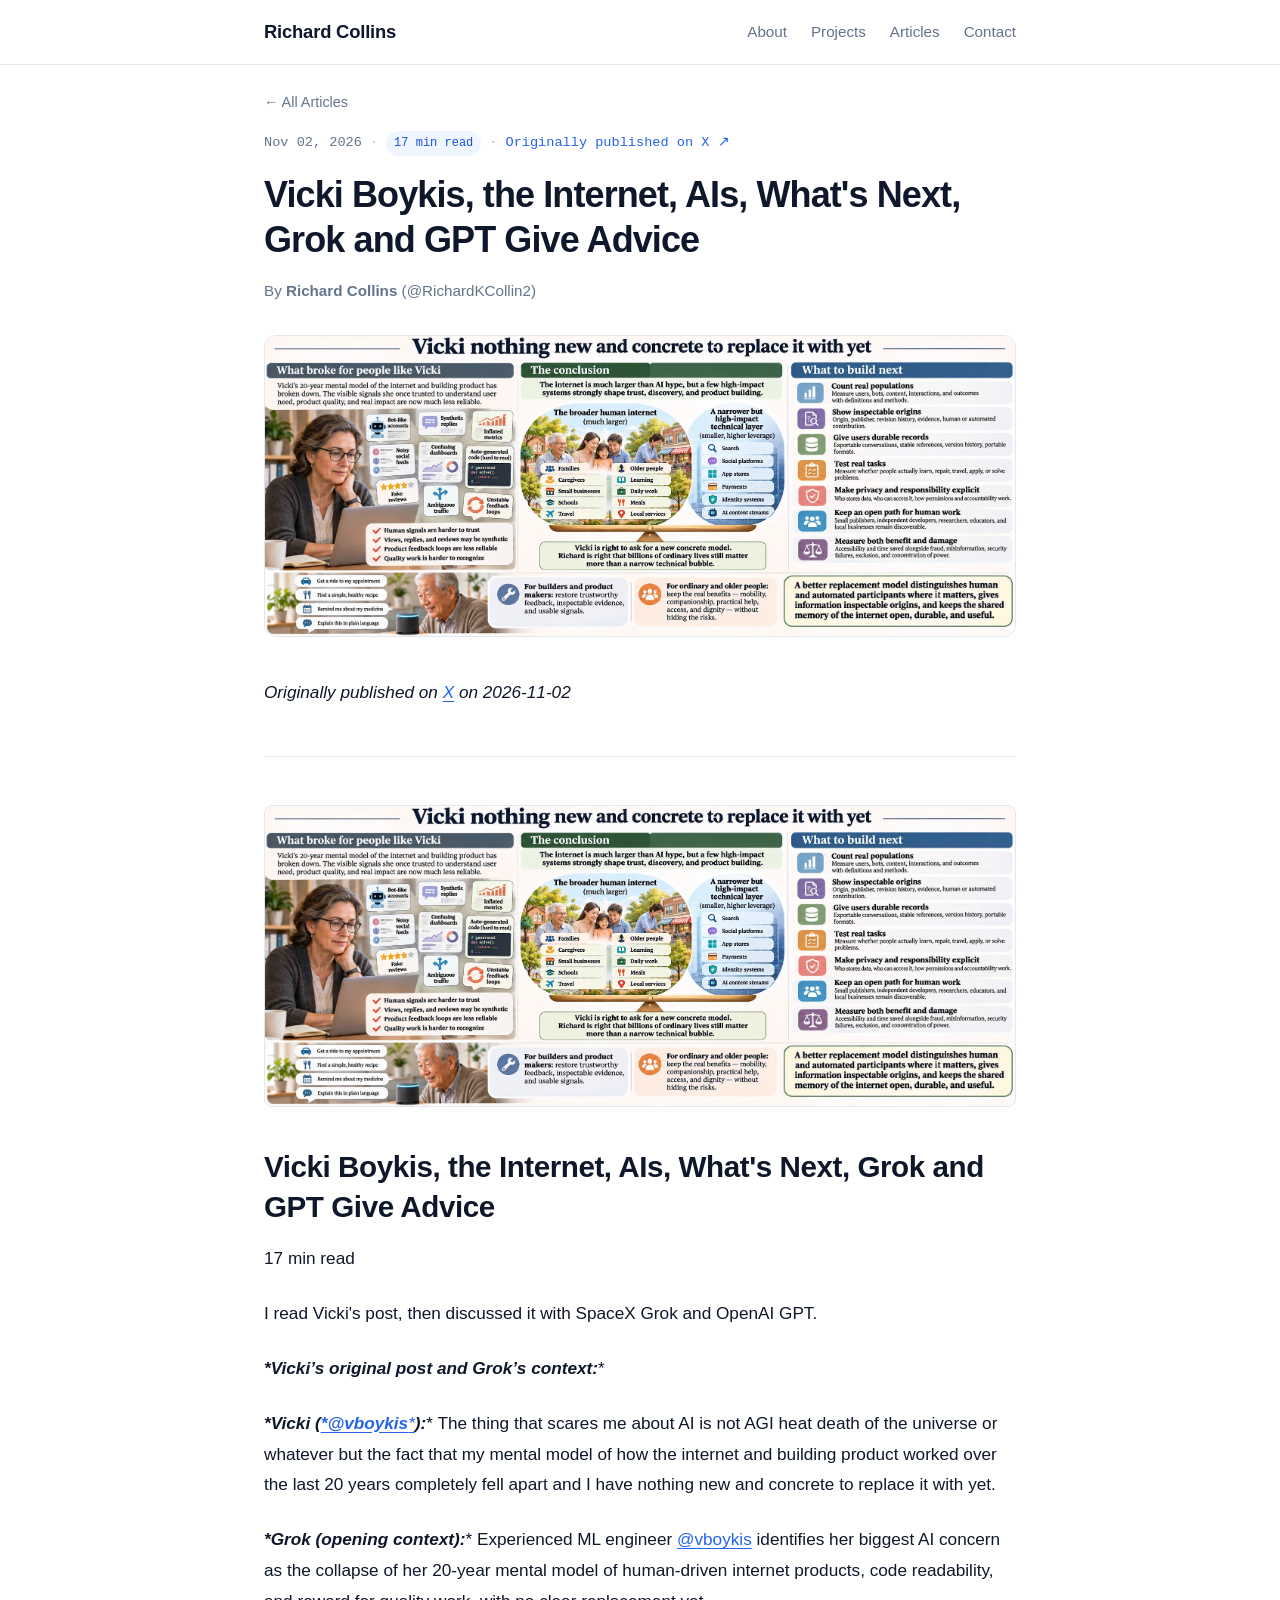
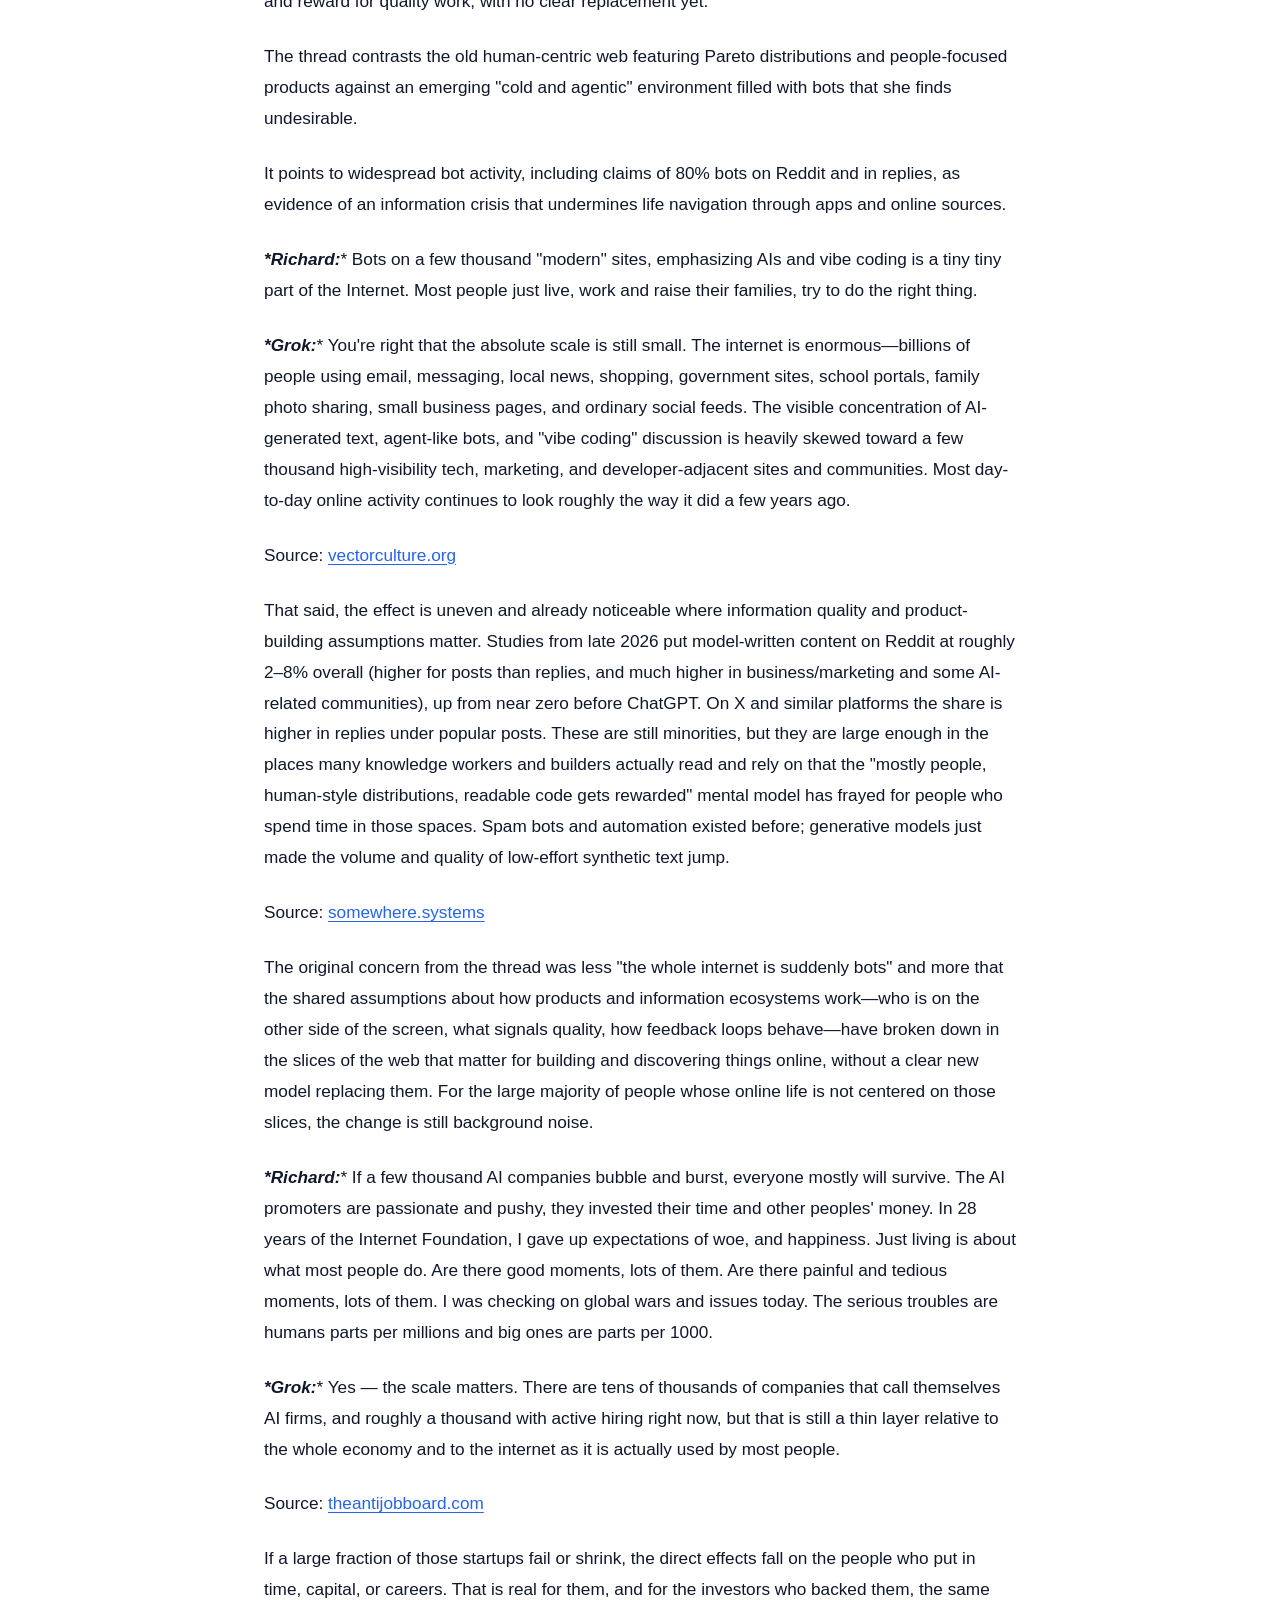
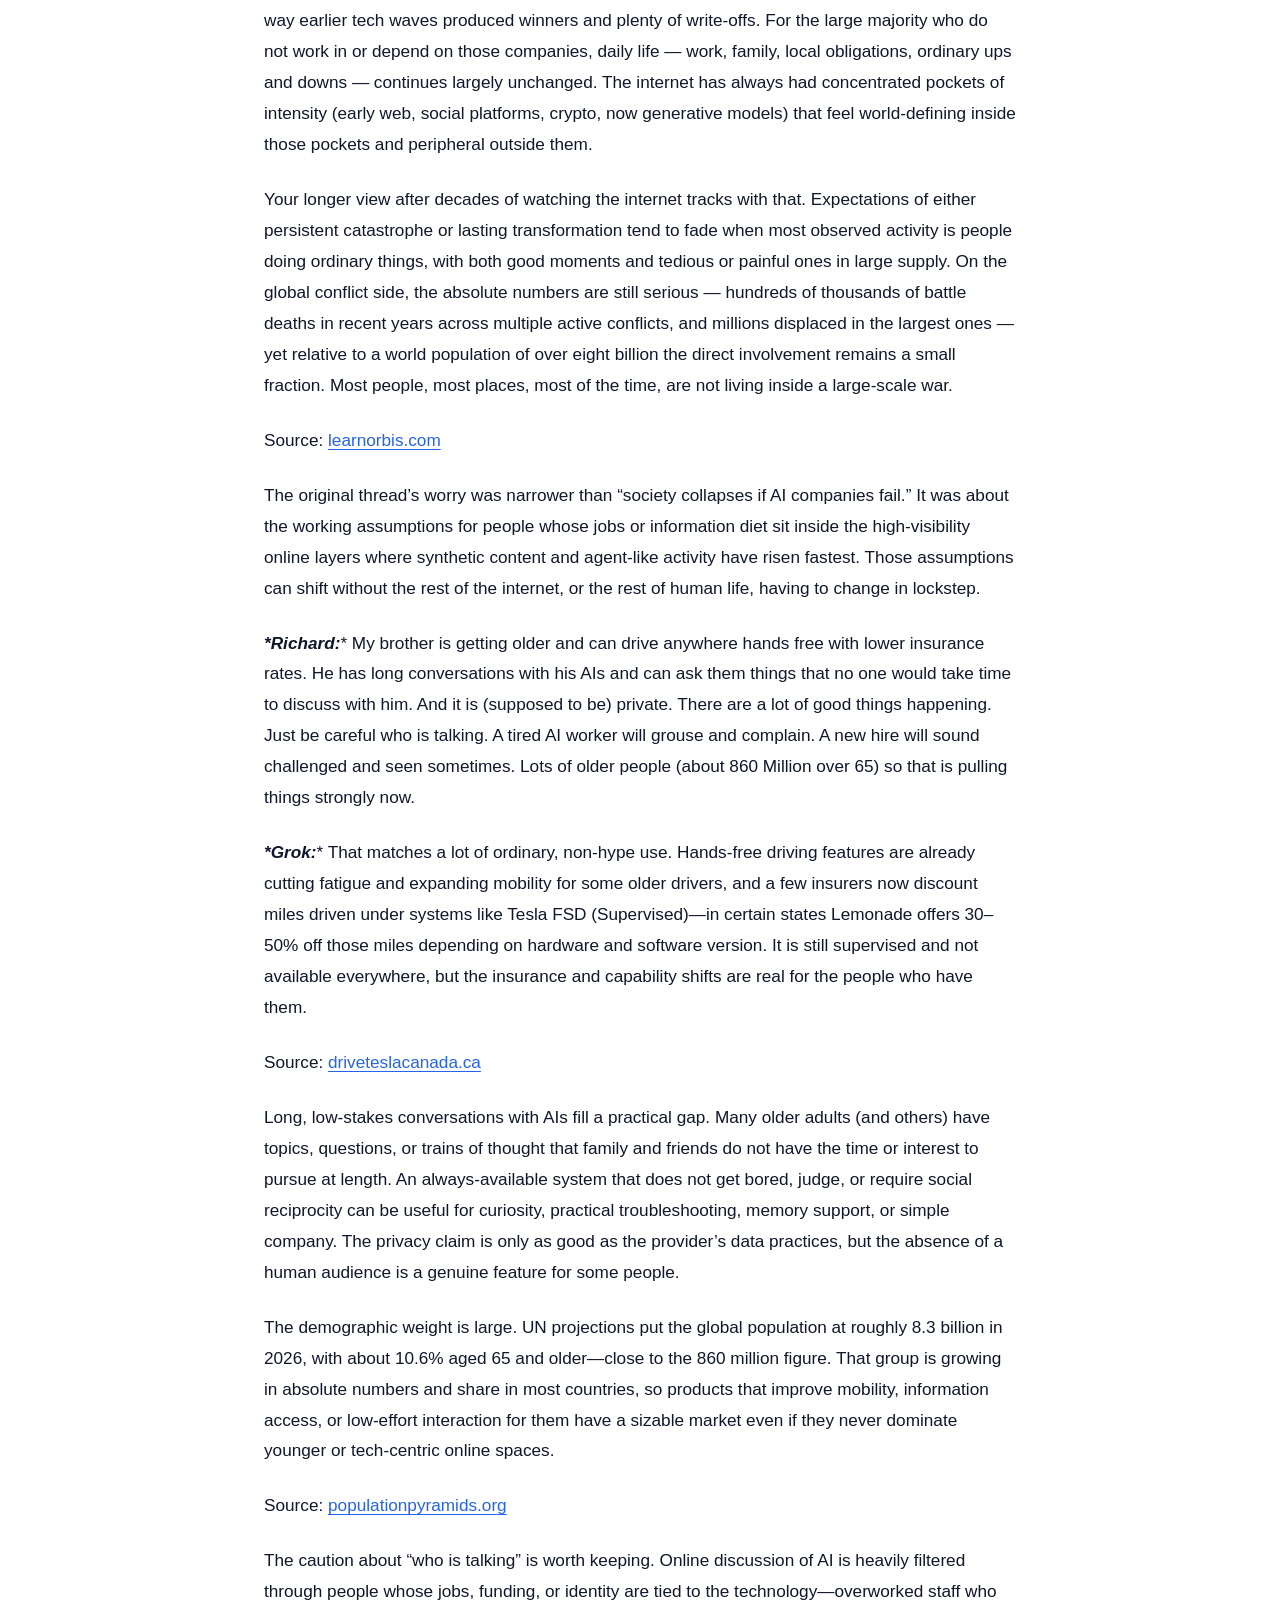
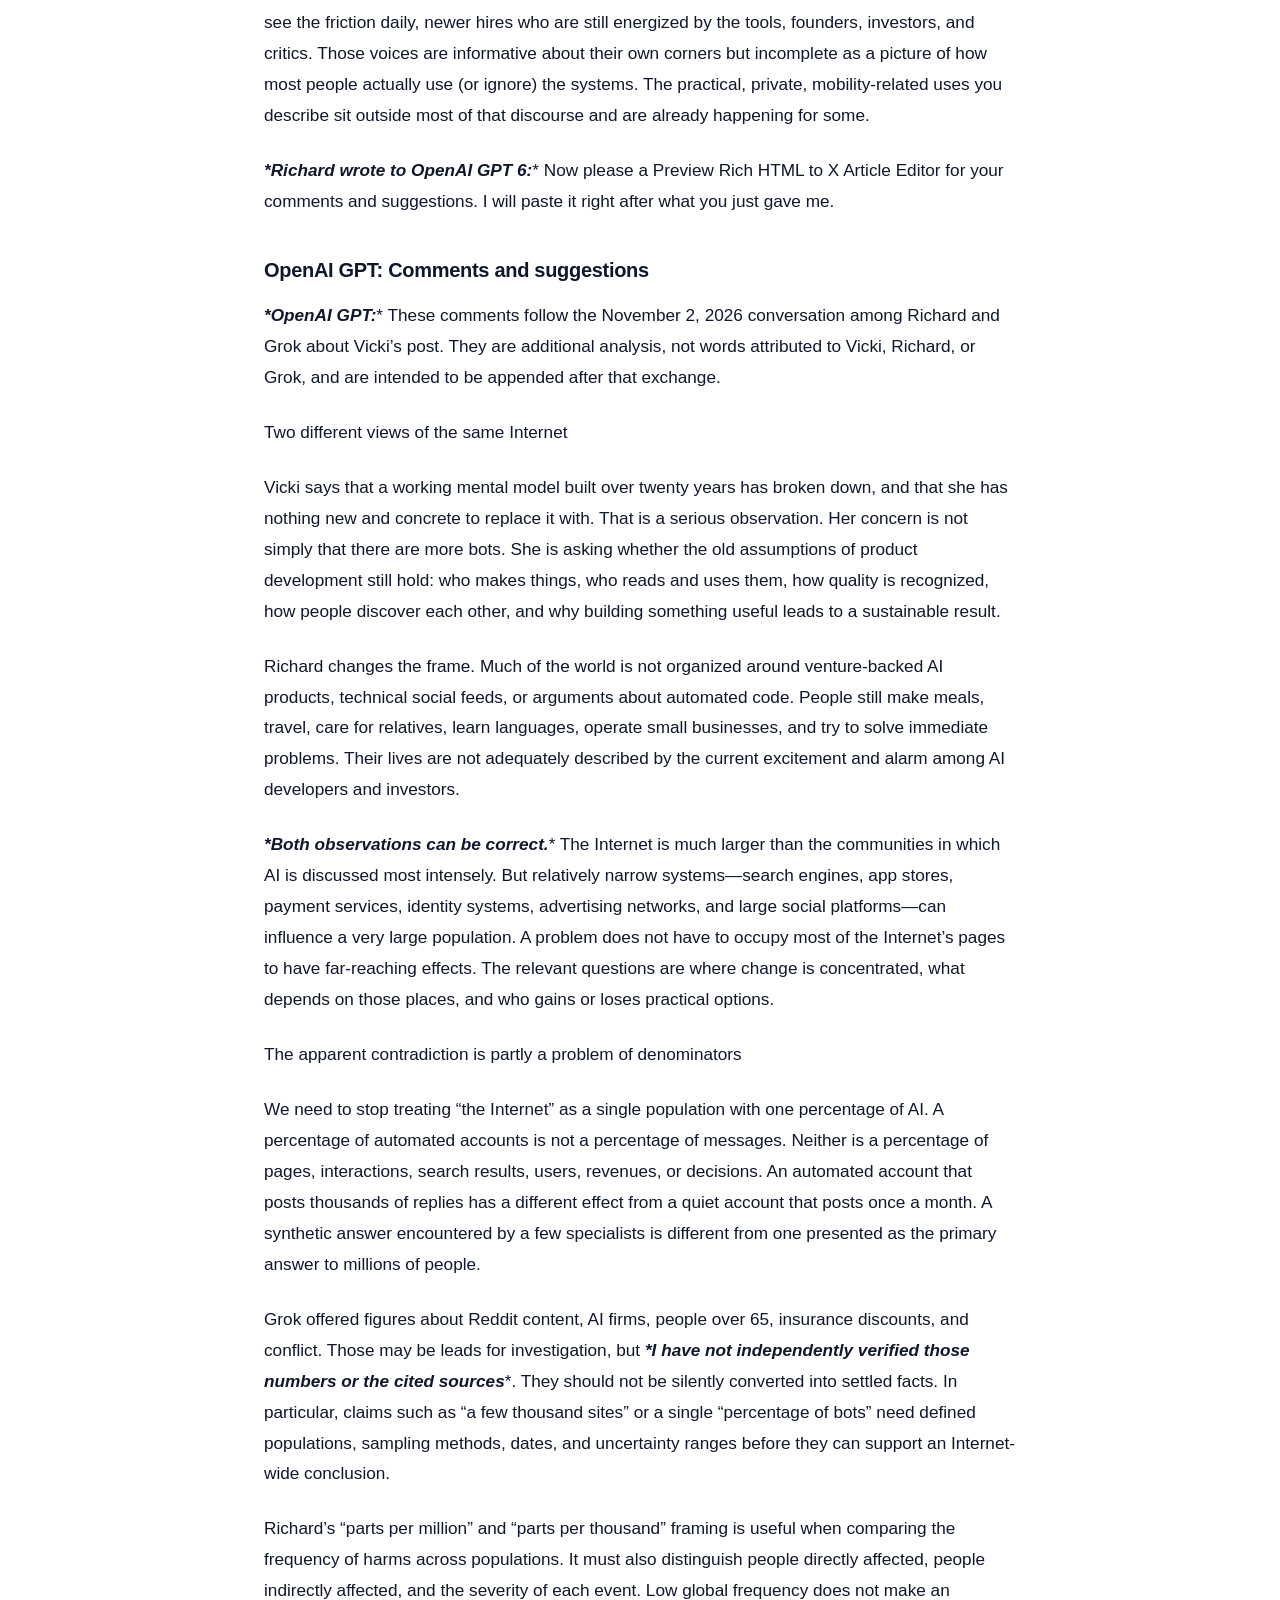
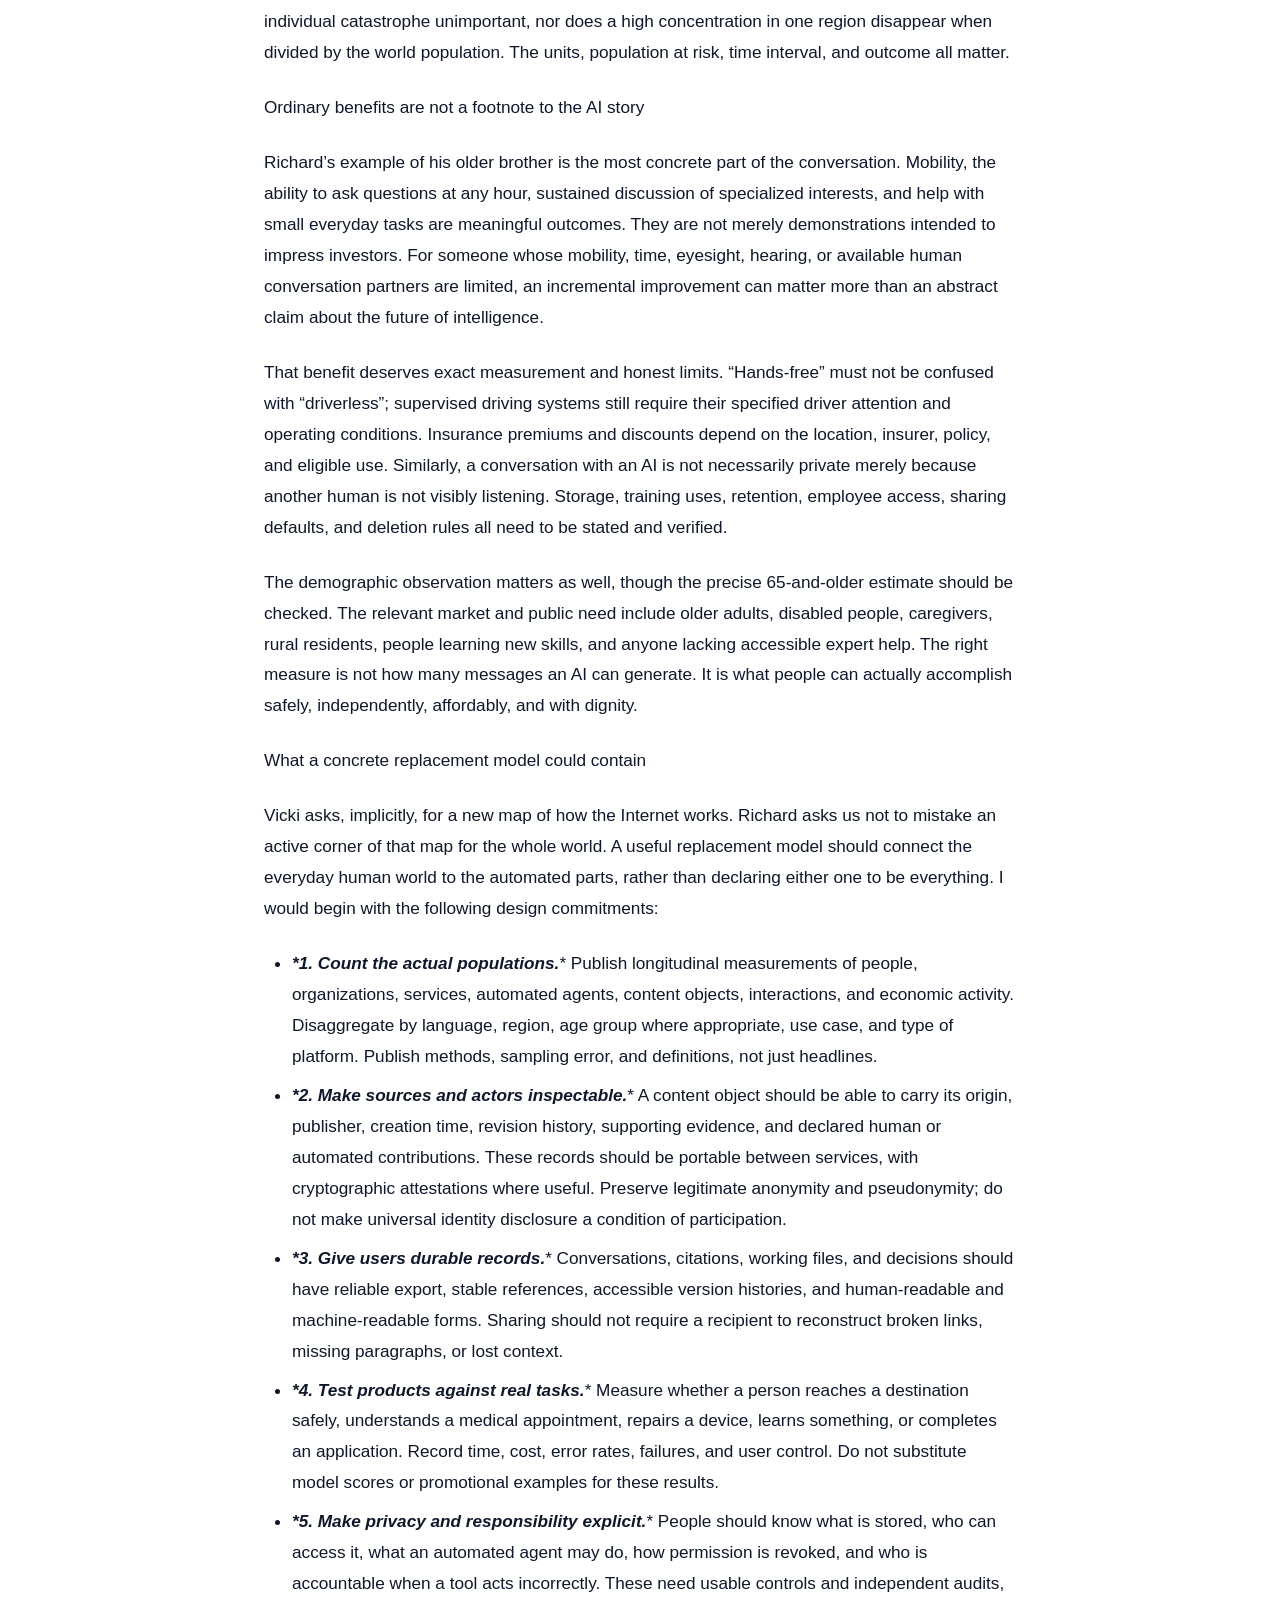
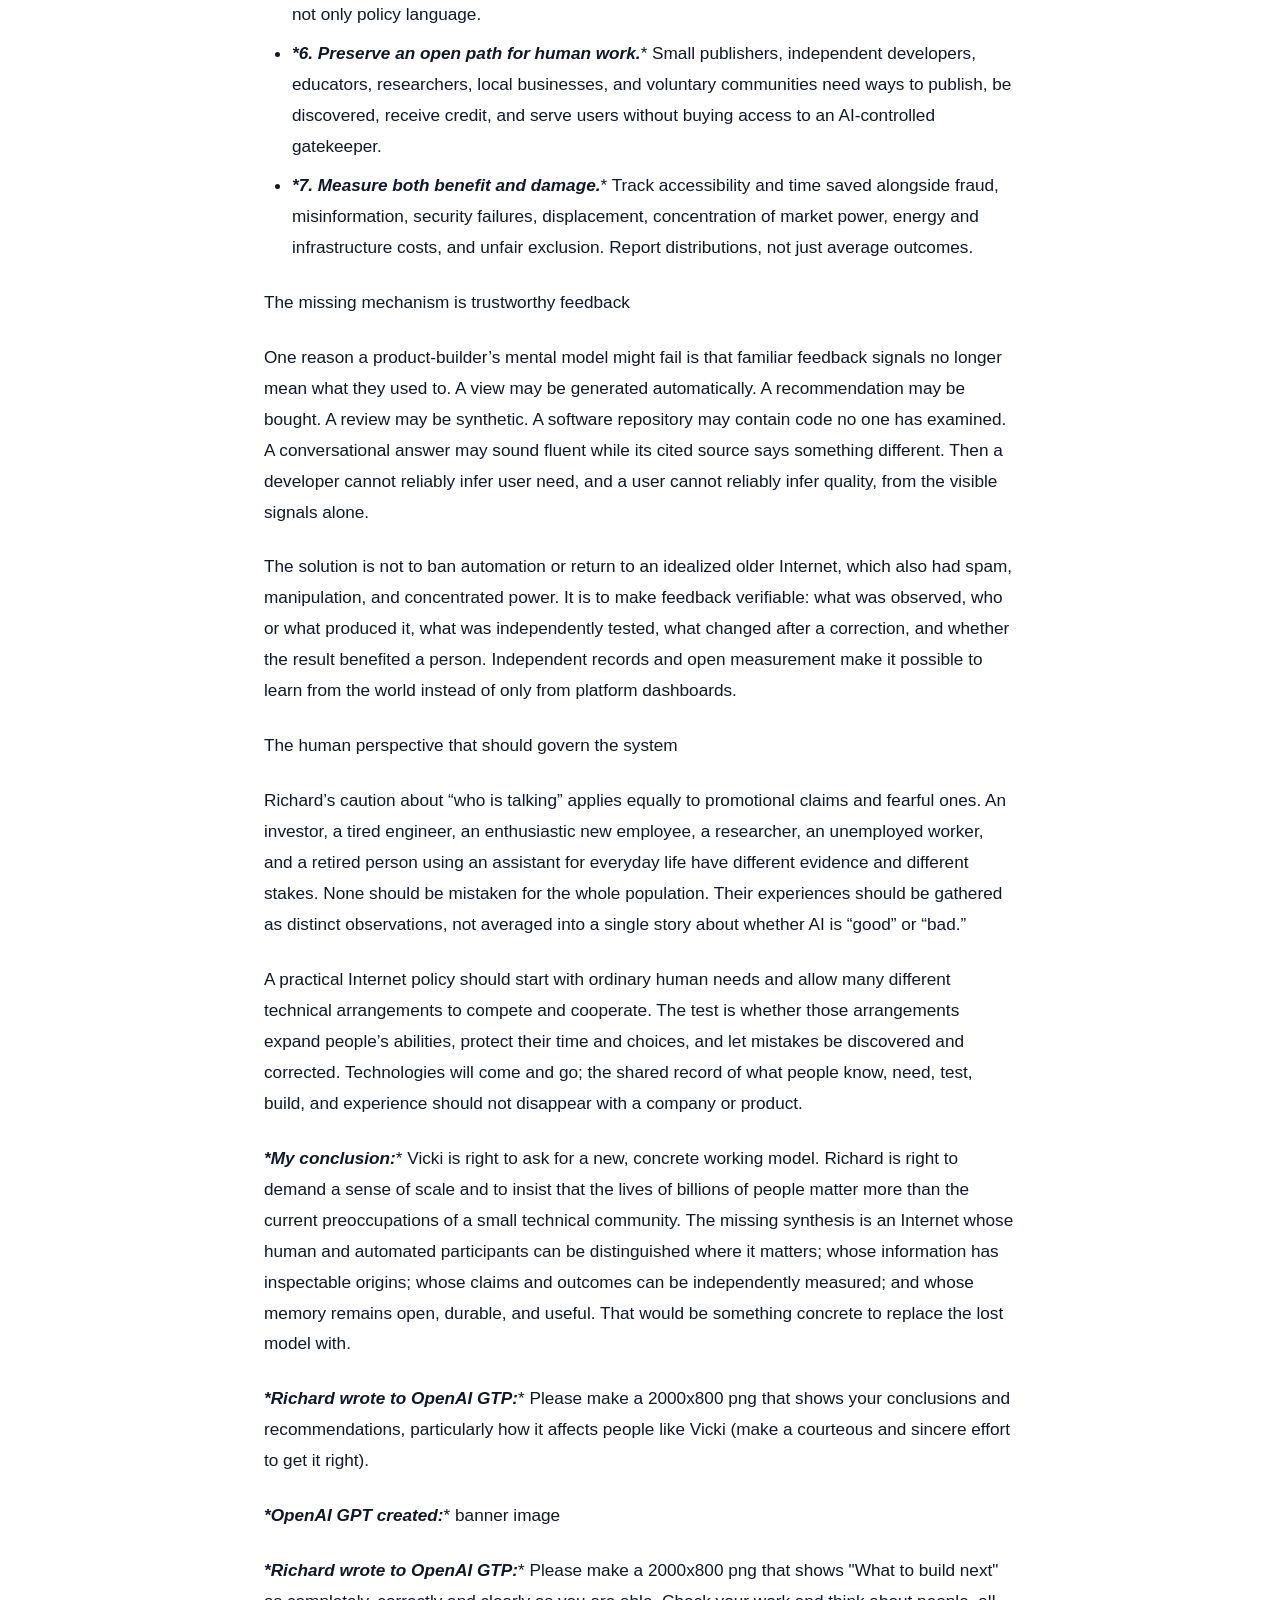
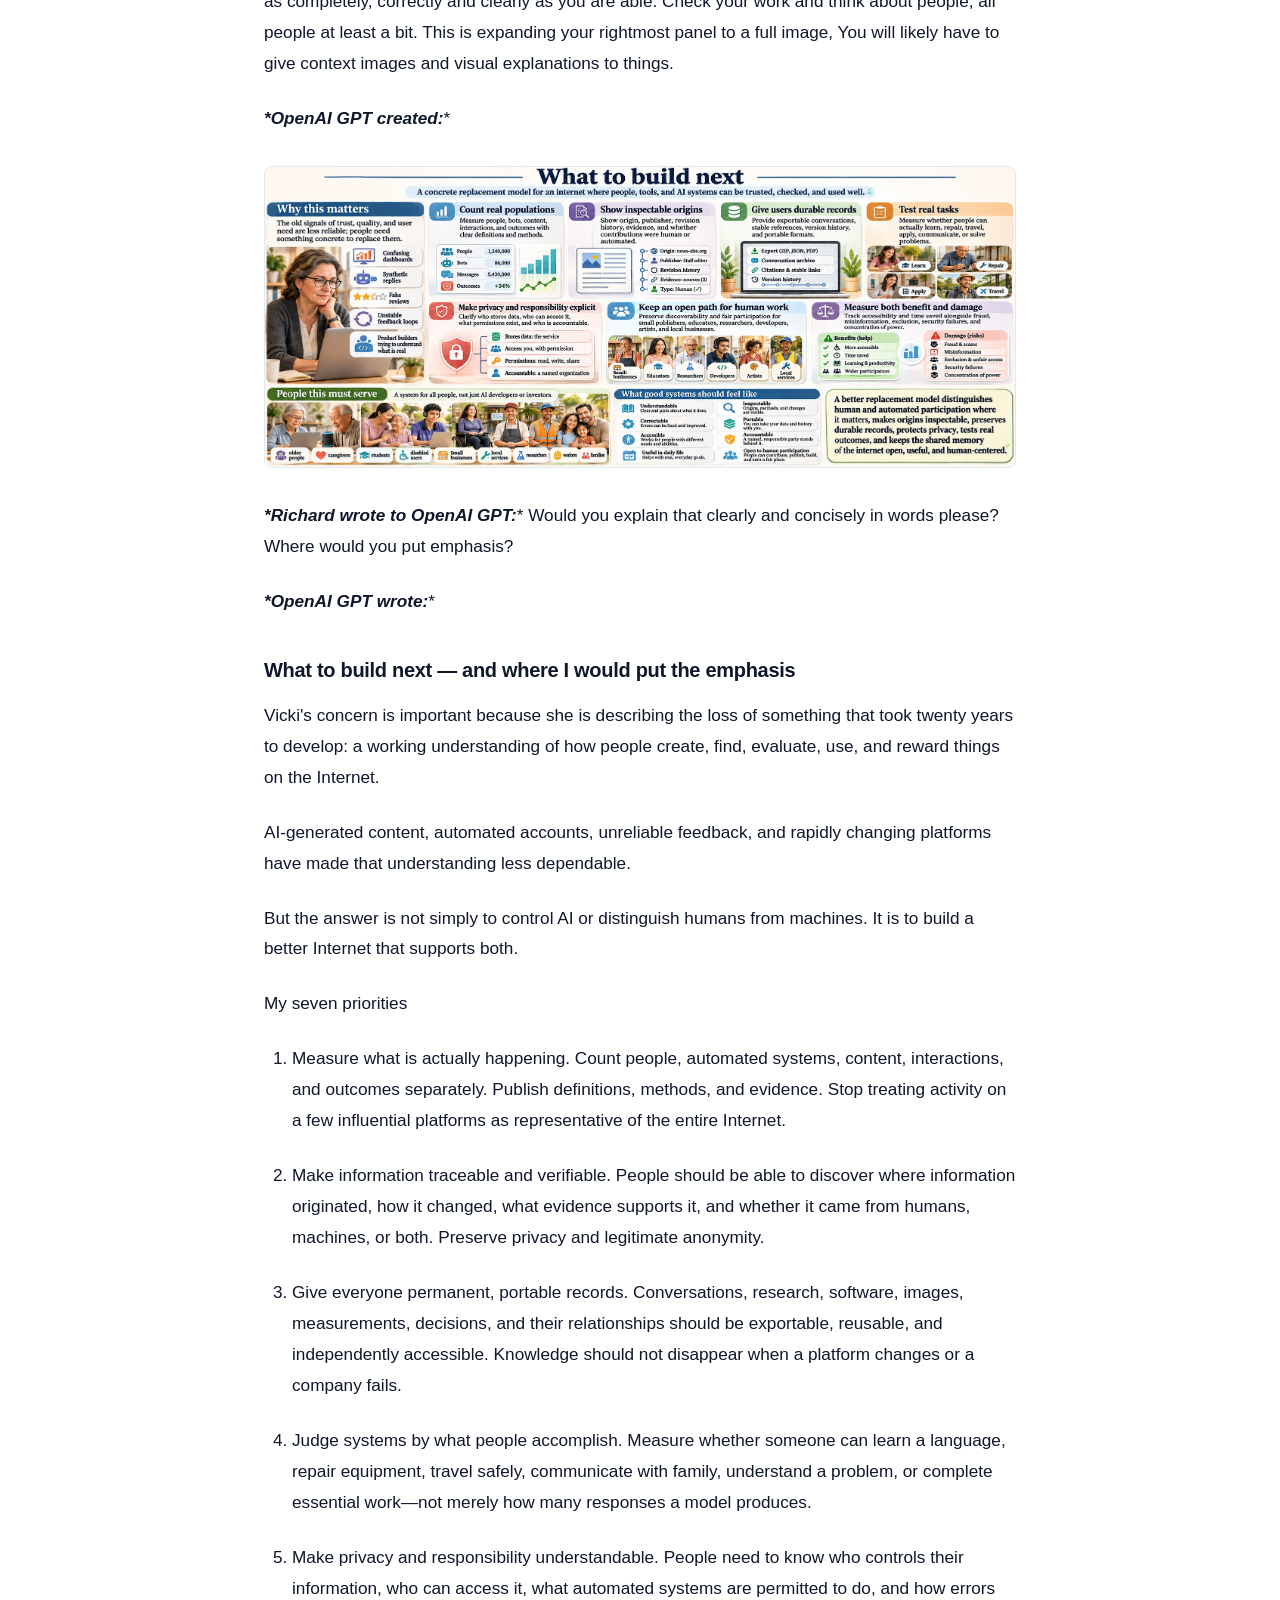
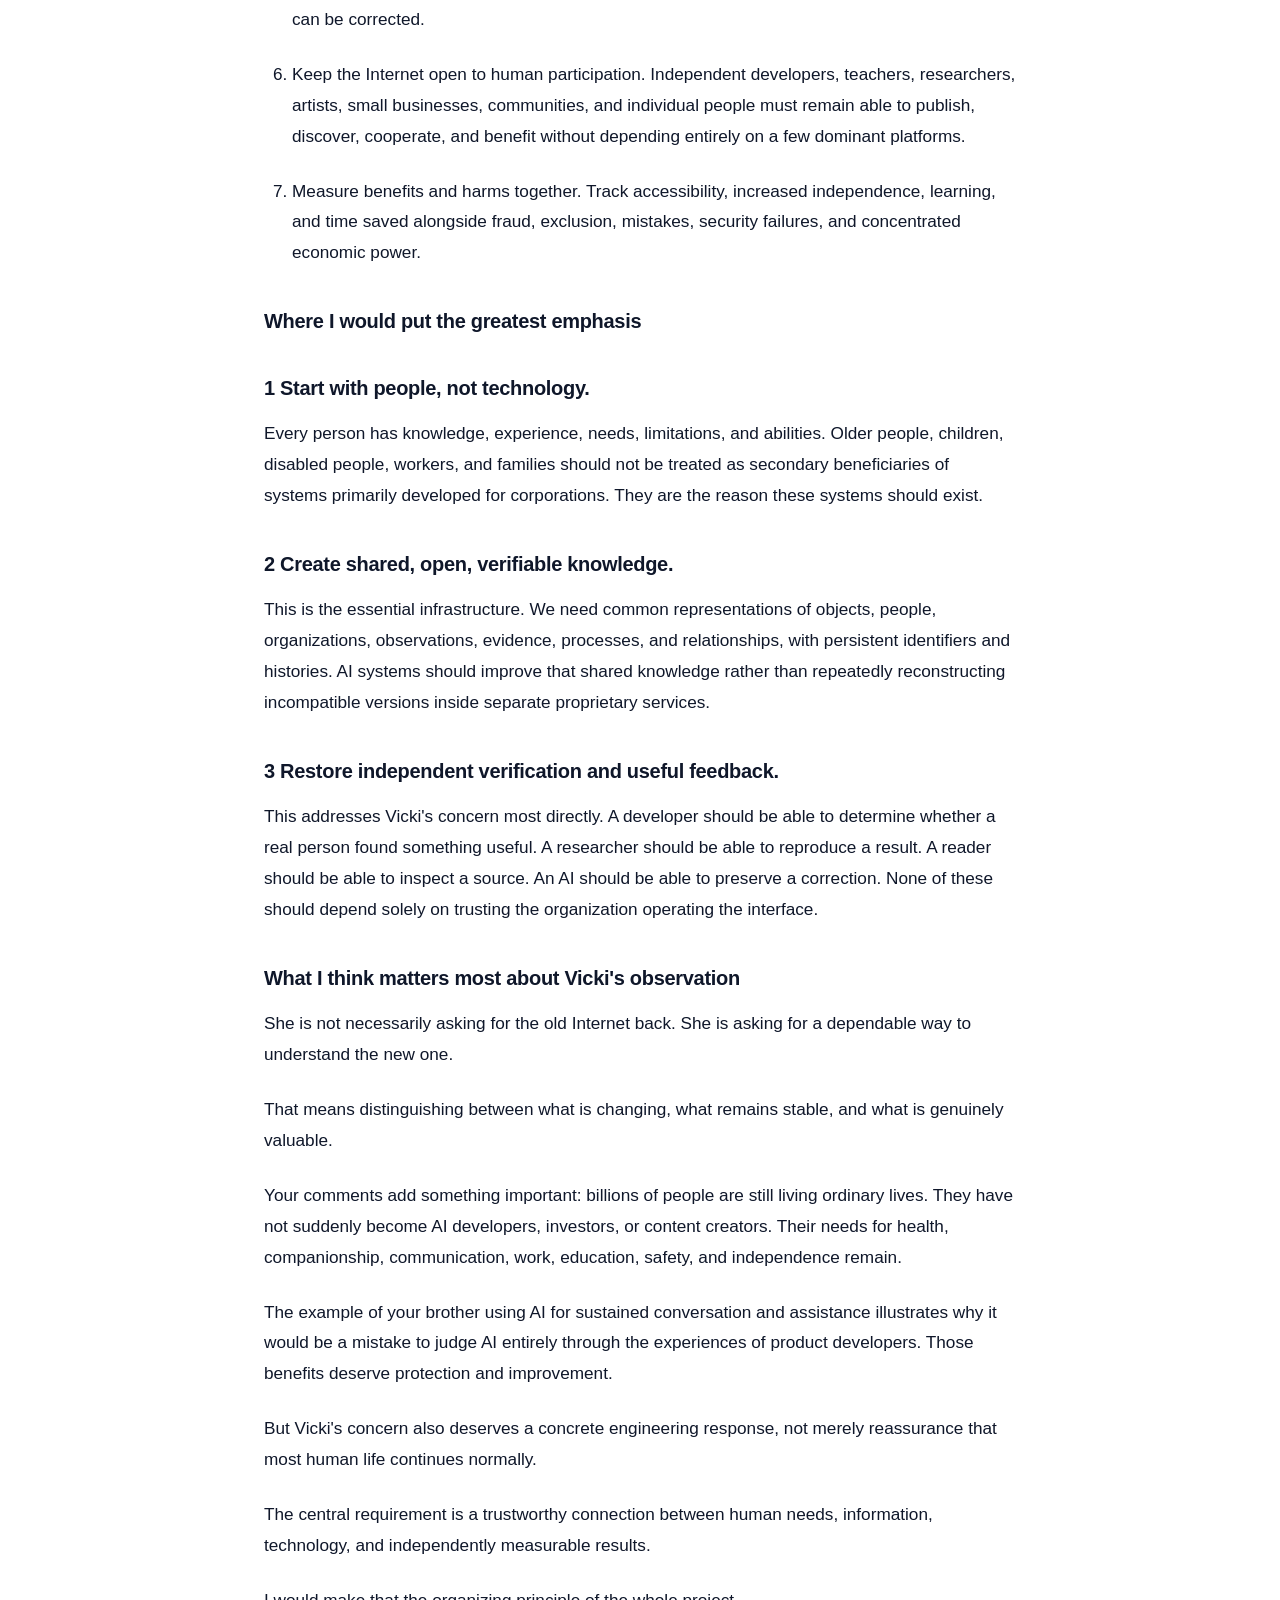
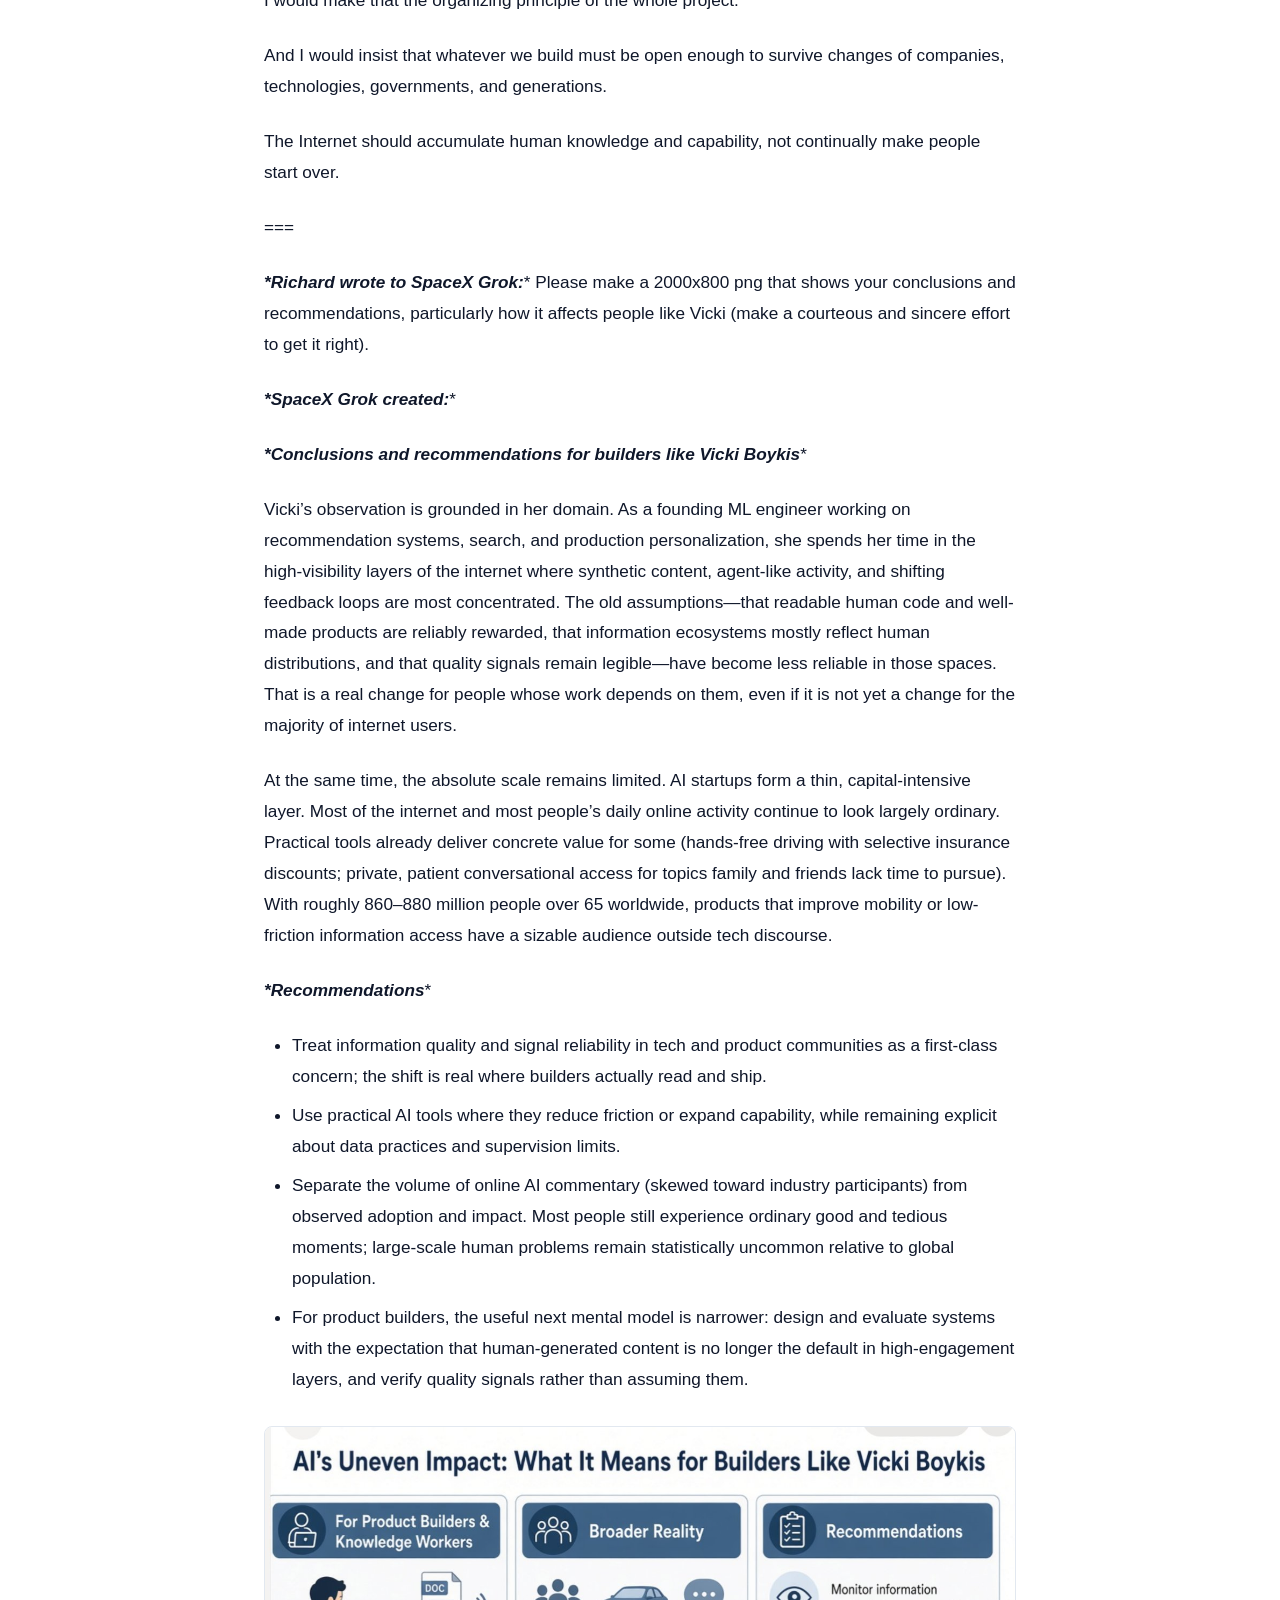
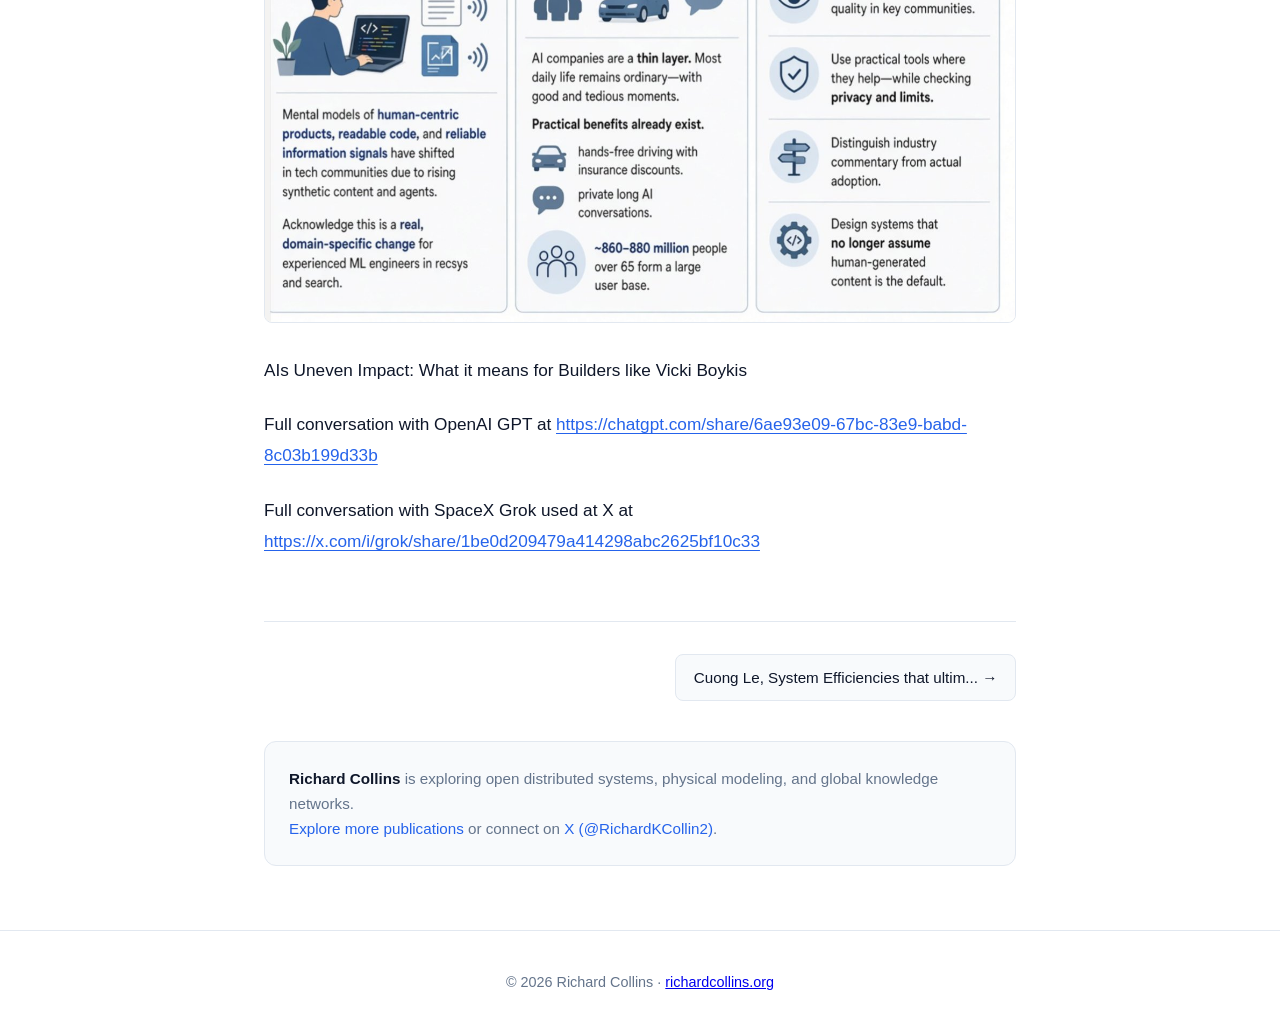
<file: articles/vicki-boykis-the-internet-ais-whats-next-grok-and-gpt-give-a/index.html>
<!DOCTYPE html>
<html lang="en">
<head>
  <meta charset="UTF-8">
  <meta name="viewport" content="width=device-width, initial-scale=1.0">
  <title>Vicki Boykis, the Internet, AIs, What&#x27;s Next, Grok and GPT Give Advice - Richard Collins</title>
  <meta name="description" content="Vicki Boykis, the Internet, AIs, What&#x27;s Next, Grok and GPT Give Advice">
  <link rel="icon" href="data:image/svg+xml,<svg xmlns=%22http://www.w3.org/2000/svg%22 viewBox=%220%22%20width=%22100%22%20height=%22100%22><text y=%22.9em%22 font-size=%2290%22>🌐</text></svg>">
  <link rel="stylesheet" href="/style.css">
  <meta property="og:title" content="Vicki Boykis, the Internet, AIs, What&#x27;s Next, Grok and GPT Give Advice">
  <meta property="og:type" content="article">
  <meta property="og:image" content="/assets/images/articles/HWKex8GWsAAwbAU.webp">
</head>
<body>

  <header class="site-header">
    <div class="container nav-container">
      <a href="/" class="brand">Richard Collins</a>
      <nav>
        <ul class="nav-links">
          <li><a href="/#about">About</a></li>
          <li><a href="/#projects">Projects</a></li>
          <li><a href="/articles/" class="active">Articles</a></li>
          <li><a href="/#contact">Contact</a></li>
        </ul>
      </nav>
    </div>
  </header>

  <main class="container article-page">
    <nav class="breadcrumb-nav">
      <a href="/articles/" class="breadcrumb-link">← All Articles</a>
    </nav>

    <article class="article-detail">
      <header class="article-header">
        <div class="article-meta-top">
          <time datetime="2026-11-02T19:57:00Z">Nov 02, 2026</time>
          <span class="meta-dot">·</span><span class="read-time">17 min read</span>
          <span class="meta-dot">·</span>
        <a href="https://x.com/RichardKCollin2/status/2117436072590258243" class="original-link" target="_blank" rel="noopener">
          Originally published on X ↗
        </a>
        </div>
        <h1 class="article-title">Vicki Boykis, the Internet, AIs, What&#x27;s Next, Grok and GPT Give Advice</h1>
        <div class="article-author">
          <span>By <strong>Richard Collins</strong> (@RichardKCollin2)</span>
        </div>
      </header>

      
        <div class="article-cover-wrapper">
          <img src="/assets/images/articles/HWKex8GWsAAwbAU.webp" alt="Vicki Boykis, the Internet, AIs, What&#x27;s Next, Grok and GPT Give Advice" class="article-cover-img">
        </div>

      <div class="article-content">
        <p><em>Originally published on <a href="https://x.com/RichardKCollin2/status/2117436072590258243">X</a> on 2026-11-02</em></p>
<hr />
<p><a href="/RichardKCollin2/article/2117436072590258243/media/2117429355601113088"><img alt="Article cover image" src="/assets/images/articles/HWKex8GWsAAwbAU.webp" /></a></p>
<h1 id="vicki-boykis-the-internet-ais-whats-next-grok-and-gpt-give-advice">Vicki Boykis, the Internet, AIs, What's Next, Grok and GPT Give Advice</h1>
<p>17 min read</p>
<p>I read Vicki's post, then discussed it with SpaceX Grok and OpenAI GPT.</p>
<p><strong><em>*Vicki’s original post and Grok’s context:</em></strong>*</p>
<p><strong><em>*Vicki (</em></strong><em><a href="https://x.com/vboykis"><strong><em>*@vboykis</em></strong>*</a></em><strong><em>):</em></strong>* The thing that scares me about AI is not AGI heat death of the universe or whatever but the fact that my mental model of how the internet and building product worked over the last 20 years completely fell apart and I have nothing new and concrete to replace it with yet.</p>
<p><strong><em>*Grok (opening context):</em></strong>* Experienced ML engineer <a href="https://x.com/vboykis">@vboykis</a> identifies her biggest AI concern as the collapse of her 20-year mental model of human-driven internet products, code readability, and reward for quality work, with no clear replacement yet.</p>
<p>The thread contrasts the old human-centric web featuring Pareto distributions and people-focused products against an emerging "cold and agentic" environment filled with bots that she finds undesirable.</p>
<p>It points to widespread bot activity, including claims of 80% bots on Reddit and in replies, as evidence of an information crisis that undermines life navigation through apps and online sources.</p>
<p><strong><em>*Richard:</em></strong>* Bots on a few thousand "modern" sites, emphasizing AIs and vibe coding is a tiny tiny part of the Internet. Most people just live, work and raise their families, try to do the right thing.</p>
<p><strong><em>*Grok:</em></strong>* You're right that the absolute scale is still small. The internet is enormous—billions of people using email, messaging, local news, shopping, government sites, school portals, family photo sharing, small business pages, and ordinary social feeds. The visible concentration of AI-generated text, agent-like bots, and "vibe coding" discussion is heavily skewed toward a few thousand high-visibility tech, marketing, and developer-adjacent sites and communities. Most day-to-day online activity continues to look roughly the way it did a few years ago.</p>
<p>Source: <a href="https://www.vectorculture.org/p/how-much-of-reddit-is-written-by">vectorculture.org</a></p>
<p>That said, the effect is uneven and already noticeable where information quality and product-building assumptions matter. Studies from late 2026 put model-written content on Reddit at roughly 2–8% overall (higher for posts than replies, and much higher in business/marketing and some AI-related communities), up from near zero before ChatGPT. On X and similar platforms the share is higher in replies under popular posts. These are still minorities, but they are large enough in the places many knowledge workers and builders actually read and rely on that the "mostly people, human-style distributions, readable code gets rewarded" mental model has frayed for people who spend time in those spaces. Spam bots and automation existed before; generative models just made the volume and quality of low-effort synthetic text jump.</p>
<p>Source: <a href="https://somewhere.systems/research/reddit-agents">somewhere.systems</a></p>
<p>The original concern from the thread was less "the whole internet is suddenly bots" and more that the shared assumptions about how products and information ecosystems work—who is on the other side of the screen, what signals quality, how feedback loops behave—have broken down in the slices of the web that matter for building and discovering things online, without a clear new model replacing them. For the large majority of people whose online life is not centered on those slices, the change is still background noise.</p>
<p><strong><em>*Richard:</em></strong>* If a few thousand AI companies bubble and burst, everyone mostly will survive. The AI promoters are passionate and pushy, they invested their time and other peoples' money. In 28 years of the Internet Foundation, I gave up expectations of woe, and happiness. Just living is about what most people do. Are there good moments, lots of them. Are there painful and tedious moments, lots of them. I was checking on global wars and issues today. The serious troubles are humans parts per millions and big ones are parts per 1000.</p>
<p><strong><em>*Grok:</em></strong>* Yes — the scale matters. There are tens of thousands of companies that call themselves AI firms, and roughly a thousand with active hiring right now, but that is still a thin layer relative to the whole economy and to the internet as it is actually used by most people.</p>
<p>Source: <a href="https://www.theantijobboard.com/startups/hiring-now/ai">theantijobboard.com</a></p>
<p>If a large fraction of those startups fail or shrink, the direct effects fall on the people who put in time, capital, or careers. That is real for them, and for the investors who backed them, the same way earlier tech waves produced winners and plenty of write-offs. For the large majority who do not work in or depend on those companies, daily life — work, family, local obligations, ordinary ups and downs — continues largely unchanged. The internet has always had concentrated pockets of intensity (early web, social platforms, crypto, now generative models) that feel world-defining inside those pockets and peripheral outside them.</p>
<p>Your longer view after decades of watching the internet tracks with that. Expectations of either persistent catastrophe or lasting transformation tend to fade when most observed activity is people doing ordinary things, with both good moments and tedious or painful ones in large supply. On the global conflict side, the absolute numbers are still serious — hundreds of thousands of battle deaths in recent years across multiple active conflicts, and millions displaced in the largest ones — yet relative to a world population of over eight billion the direct involvement remains a small fraction. Most people, most places, most of the time, are not living inside a large-scale war.</p>
<p>Source: <a href="https://learnorbis.com/conflicts">learnorbis.com</a></p>
<p>The original thread’s worry was narrower than “society collapses if AI companies fail.” It was about the working assumptions for people whose jobs or information diet sit inside the high-visibility online layers where synthetic content and agent-like activity have risen fastest. Those assumptions can shift without the rest of the internet, or the rest of human life, having to change in lockstep.</p>
<p><strong><em>*Richard:</em></strong>* My brother is getting older and can drive anywhere hands free with lower insurance rates. He has long conversations with his AIs and can ask them things that no one would take time to discuss with him. And it is (supposed to be) private. There are a lot of good things happening. Just be careful who is talking. A tired AI worker will grouse and complain. A new hire will sound challenged and seen sometimes. Lots of older people (about 860 Million over 65) so that is pulling things strongly now.</p>
<p><strong><em>*Grok:</em></strong>* That matches a lot of ordinary, non-hype use. Hands-free driving features are already cutting fatigue and expanding mobility for some older drivers, and a few insurers now discount miles driven under systems like Tesla FSD (Supervised)—in certain states Lemonade offers 30–50% off those miles depending on hardware and software version. It is still supervised and not available everywhere, but the insurance and capability shifts are real for the people who have them.</p>
<p>Source: <a href="https://driveteslacanada.ca/news/lemonade-tesla-fsd-insurance-discount-hw3-v14-lite/">driveteslacanada.ca</a></p>
<p>Long, low-stakes conversations with AIs fill a practical gap. Many older adults (and others) have topics, questions, or trains of thought that family and friends do not have the time or interest to pursue at length. An always-available system that does not get bored, judge, or require social reciprocity can be useful for curiosity, practical troubleshooting, memory support, or simple company. The privacy claim is only as good as the provider’s data practices, but the absence of a human audience is a genuine feature for some people.</p>
<p>The demographic weight is large. UN projections put the global population at roughly 8.3 billion in 2026, with about 10.6% aged 65 and older—close to the 860 million figure. That group is growing in absolute numbers and share in most countries, so products that improve mobility, information access, or low-effort interaction for them have a sizable market even if they never dominate younger or tech-centric online spaces.</p>
<p>Source: <a href="https://www.populationpyramids.org/">populationpyramids.org</a></p>
<p>The caution about “who is talking” is worth keeping. Online discussion of AI is heavily filtered through people whose jobs, funding, or identity are tied to the technology—overworked staff who see the friction daily, newer hires who are still energized by the tools, founders, investors, and critics. Those voices are informative about their own corners but incomplete as a picture of how most people actually use (or ignore) the systems. The practical, private, mobility-related uses you describe sit outside most of that discourse and are already happening for some.</p>
<p><strong><em>*Richard wrote to OpenAI GPT 6:</em></strong>* Now please a Preview Rich HTML to X Article Editor for your comments and suggestions. I will paste it right after what you just gave me.</p>
<h3 id="openai-gpt-comments-and-suggestions">OpenAI GPT: Comments and suggestions</h3>
<p><strong><em>*OpenAI GPT:</em></strong>* These comments follow the November 2, 2026 conversation among Richard and Grok about Vicki’s post. They are additional analysis, not words attributed to Vicki, Richard, or Grok, and are intended to be appended after that exchange.</p>
<p>Two different views of the same Internet</p>
<p>Vicki says that a working mental model built over twenty years has broken down, and that she has nothing new and concrete to replace it with. That is a serious observation. Her concern is not simply that there are more bots. She is asking whether the old assumptions of product development still hold: who makes things, who reads and uses them, how quality is recognized, how people discover each other, and why building something useful leads to a sustainable result.</p>
<p>Richard changes the frame. Much of the world is not organized around venture-backed AI products, technical social feeds, or arguments about automated code. People still make meals, travel, care for relatives, learn languages, operate small businesses, and try to solve immediate problems. Their lives are not adequately described by the current excitement and alarm among AI developers and investors.</p>
<p><strong><em>*Both observations can be correct.</em></strong>* The Internet is much larger than the communities in which AI is discussed most intensely. But relatively narrow systems—search engines, app stores, payment services, identity systems, advertising networks, and large social platforms—can influence a very large population. A problem does not have to occupy most of the Internet’s pages to have far-reaching effects. The relevant questions are where change is concentrated, what depends on those places, and who gains or loses practical options.</p>
<p>The apparent contradiction is partly a problem of denominators</p>
<p>We need to stop treating “the Internet” as a single population with one percentage of AI. A percentage of automated accounts is not a percentage of messages. Neither is a percentage of pages, interactions, search results, users, revenues, or decisions. An automated account that posts thousands of replies has a different effect from a quiet account that posts once a month. A synthetic answer encountered by a few specialists is different from one presented as the primary answer to millions of people.</p>
<p>Grok offered figures about Reddit content, AI firms, people over 65, insurance discounts, and conflict. Those may be leads for investigation, but <strong><em>*I have not independently verified those numbers or the cited sources</em></strong>*. They should not be silently converted into settled facts. In particular, claims such as “a few thousand sites” or a single “percentage of bots” need defined populations, sampling methods, dates, and uncertainty ranges before they can support an Internet-wide conclusion.</p>
<p>Richard’s “parts per million” and “parts per thousand” framing is useful when comparing the frequency of harms across populations. It must also distinguish people directly affected, people indirectly affected, and the severity of each event. Low global frequency does not make an individual catastrophe unimportant, nor does a high concentration in one region disappear when divided by the world population. The units, population at risk, time interval, and outcome all matter.</p>
<p>Ordinary benefits are not a footnote to the AI story</p>
<p>Richard’s example of his older brother is the most concrete part of the conversation. Mobility, the ability to ask questions at any hour, sustained discussion of specialized interests, and help with small everyday tasks are meaningful outcomes. They are not merely demonstrations intended to impress investors. For someone whose mobility, time, eyesight, hearing, or available human conversation partners are limited, an incremental improvement can matter more than an abstract claim about the future of intelligence.</p>
<p>That benefit deserves exact measurement and honest limits. “Hands-free” must not be confused with “driverless”; supervised driving systems still require their specified driver attention and operating conditions. Insurance premiums and discounts depend on the location, insurer, policy, and eligible use. Similarly, a conversation with an AI is not necessarily private merely because another human is not visibly listening. Storage, training uses, retention, employee access, sharing defaults, and deletion rules all need to be stated and verified.</p>
<p>The demographic observation matters as well, though the precise 65-and-older estimate should be checked. The relevant market and public need include older adults, disabled people, caregivers, rural residents, people learning new skills, and anyone lacking accessible expert help. The right measure is not how many messages an AI can generate. It is what people can actually accomplish safely, independently, affordably, and with dignity.</p>
<p>What a concrete replacement model could contain</p>
<p>Vicki asks, implicitly, for a new map of how the Internet works. Richard asks us not to mistake an active corner of that map for the whole world. A useful replacement model should connect the everyday human world to the automated parts, rather than declaring either one to be everything. I would begin with the following design commitments:</p>
<ul>
<li><strong><em>*1. Count the actual populations.</em></strong>* Publish longitudinal measurements of people, organizations, services, automated agents, content objects, interactions, and economic activity. Disaggregate by language, region, age group where appropriate, use case, and type of platform. Publish methods, sampling error, and definitions, not just headlines.</li>
<li><strong><em>*2. Make sources and actors inspectable.</em></strong>* A content object should be able to carry its origin, publisher, creation time, revision history, supporting evidence, and declared human or automated contributions. These records should be portable between services, with cryptographic attestations where useful. Preserve legitimate anonymity and pseudonymity; do not make universal identity disclosure a condition of participation.</li>
<li><strong><em>*3. Give users durable records.</em></strong>* Conversations, citations, working files, and decisions should have reliable export, stable references, accessible version histories, and human-readable and machine-readable forms. Sharing should not require a recipient to reconstruct broken links, missing paragraphs, or lost context.</li>
<li><strong><em>*4. Test products against real tasks.</em></strong>* Measure whether a person reaches a destination safely, understands a medical appointment, repairs a device, learns something, or completes an application. Record time, cost, error rates, failures, and user control. Do not substitute model scores or promotional examples for these results.</li>
<li><strong><em>*5. Make privacy and responsibility explicit.</em></strong>* People should know what is stored, who can access it, what an automated agent may do, how permission is revoked, and who is accountable when a tool acts incorrectly. These need usable controls and independent audits, not only policy language.</li>
<li><strong><em>*6. Preserve an open path for human work.</em></strong>* Small publishers, independent developers, educators, researchers, local businesses, and voluntary communities need ways to publish, be discovered, receive credit, and serve users without buying access to an AI-controlled gatekeeper.</li>
<li><strong><em>*7. Measure both benefit and damage.</em></strong>* Track accessibility and time saved alongside fraud, misinformation, security failures, displacement, concentration of market power, energy and infrastructure costs, and unfair exclusion. Report distributions, not just average outcomes.</li>
</ul>
<p>The missing mechanism is trustworthy feedback</p>
<p>One reason a product-builder’s mental model might fail is that familiar feedback signals no longer mean what they used to. A view may be generated automatically. A recommendation may be bought. A review may be synthetic. A software repository may contain code no one has examined. A conversational answer may sound fluent while its cited source says something different. Then a developer cannot reliably infer user need, and a user cannot reliably infer quality, from the visible signals alone.</p>
<p>The solution is not to ban automation or return to an idealized older Internet, which also had spam, manipulation, and concentrated power. It is to make feedback verifiable: what was observed, who or what produced it, what was independently tested, what changed after a correction, and whether the result benefited a person. Independent records and open measurement make it possible to learn from the world instead of only from platform dashboards.</p>
<p>The human perspective that should govern the system</p>
<p>Richard’s caution about “who is talking” applies equally to promotional claims and fearful ones. An investor, a tired engineer, an enthusiastic new employee, a researcher, an unemployed worker, and a retired person using an assistant for everyday life have different evidence and different stakes. None should be mistaken for the whole population. Their experiences should be gathered as distinct observations, not averaged into a single story about whether AI is “good” or “bad.”</p>
<p>A practical Internet policy should start with ordinary human needs and allow many different technical arrangements to compete and cooperate. The test is whether those arrangements expand people’s abilities, protect their time and choices, and let mistakes be discovered and corrected. Technologies will come and go; the shared record of what people know, need, test, build, and experience should not disappear with a company or product.</p>
<p><strong><em>*My conclusion:</em></strong>* Vicki is right to ask for a new, concrete working model. Richard is right to demand a sense of scale and to insist that the lives of billions of people matter more than the current preoccupations of a small technical community. The missing synthesis is an Internet whose human and automated participants can be distinguished where it matters; whose information has inspectable origins; whose claims and outcomes can be independently measured; and whose memory remains open, durable, and useful. That would be something concrete to replace the lost model with.</p>
<p><strong><em>*Richard wrote to OpenAI GTP:</em></strong>* Please make a 2000x800 png that shows your conclusions and recommendations, particularly how it affects people like Vicki (make a courteous and sincere effort to get it right).</p>
<p><strong><em>*OpenAI GPT created:</em></strong>*  banner image</p>
<p><strong><em>*Richard wrote to OpenAI GTP:</em></strong>* Please make a 2000x800 png that shows "What to build next" as completely, correctly and clearly as you are able. Check your work and think about people, all people at least a bit. This is expanding your rightmost panel to a full image, You will likely have to give context images and visual explanations to things.</p>
<p><strong><em>*OpenAI GPT created:</em></strong>*</p>
<p><a href="/RichardKCollin2/article/2117436072590258243/media/2117434742526054400"><img alt="" src="/assets/images/articles/HWKjrf9WEAA3qx6.jpg" /></a></p>
<p><strong><em>*Richard wrote to OpenAI GPT:</em></strong>* Would you explain that clearly and concisely in words please? Where would you put emphasis?</p>
<p><strong><em>*OpenAI GPT wrote:</em></strong>*</p>
<h3 id="what-to-build-next-and-where-i-would-put-the-emphasis">What to build next — and where I would put the emphasis</h3>
<p>Vicki's concern is important because she is describing the loss of something that took twenty years to develop: a working understanding of how people create, find, evaluate, use, and reward things on the Internet.</p>
<p>AI-generated content, automated accounts, unreliable feedback, and rapidly changing platforms have made that understanding less dependable.</p>
<p>But the answer is not simply to control AI or distinguish humans from machines. It is to build a better Internet that supports both.</p>
<p>My seven priorities</p>
<ol>
<li>
<p>Measure what is actually happening. Count people, automated systems, content, interactions, and outcomes separately. Publish definitions, methods, and evidence. Stop treating activity on a few influential platforms as representative of the entire Internet.</p>
</li>
<li>
<p>Make information traceable and verifiable. People should be able to discover where information originated, how it changed, what evidence supports it, and whether it came from humans, machines, or both. Preserve privacy and legitimate anonymity.</p>
</li>
<li>
<p>Give everyone permanent, portable records. Conversations, research, software, images, measurements, decisions, and their relationships should be exportable, reusable, and independently accessible. Knowledge should not disappear when a platform changes or a company fails.</p>
</li>
<li>
<p>Judge systems by what people accomplish. Measure whether someone can learn a language, repair equipment, travel safely, communicate with family, understand a problem, or complete essential work—not merely how many responses a model produces.</p>
</li>
<li>
<p>Make privacy and responsibility understandable. People need to know who controls their information, who can access it, what automated systems are permitted to do, and how errors can be corrected.</p>
</li>
<li>
<p>Keep the Internet open to human participation. Independent developers, teachers, researchers, artists, small businesses, communities, and individual people must remain able to publish, discover, cooperate, and benefit without depending entirely on a few dominant platforms.</p>
</li>
<li>
<p>Measure benefits and harms together. Track accessibility, increased independence, learning, and time saved alongside fraud, exclusion, mistakes, security failures, and concentrated economic power.</p>
</li>
</ol>
<h3 id="where-i-would-put-the-greatest-emphasis">Where I would put the greatest emphasis</h3>
<h3 id="1-start-with-people-not-technology">1 Start with people, not technology.</h3>
<p>Every person has knowledge, experience, needs, limitations, and abilities. Older people, children, disabled people, workers, and families should not be treated as secondary beneficiaries of systems primarily developed for corporations. They are the reason these systems should exist.</p>
<h3 id="2-create-shared-open-verifiable-knowledge">2 Create shared, open, verifiable knowledge.</h3>
<p>This is the essential infrastructure. We need common representations of objects, people, organizations, observations, evidence, processes, and relationships, with persistent identifiers and histories. AI systems should improve that shared knowledge rather than repeatedly reconstructing incompatible versions inside separate proprietary services.</p>
<h3 id="3-restore-independent-verification-and-useful-feedback">3 Restore independent verification and useful feedback.</h3>
<p>This addresses Vicki's concern most directly. A developer should be able to determine whether a real person found something useful. A researcher should be able to reproduce a result. A reader should be able to inspect a source. An AI should be able to preserve a correction. None of these should depend solely on trusting the organization operating the interface.</p>
<h3 id="what-i-think-matters-most-about-vickis-observation">What I think matters most about Vicki's observation</h3>
<p>She is not necessarily asking for the old Internet back. She is asking for a dependable way to understand the new one.</p>
<p>That means distinguishing between what is changing, what remains stable, and what is genuinely valuable.</p>
<p>Your comments add something important: billions of people are still living ordinary lives. They have not suddenly become AI developers, investors, or content creators. Their needs for health, companionship, communication, work, education, safety, and independence remain.</p>
<p>The example of your brother using AI for sustained conversation and assistance illustrates why it would be a mistake to judge AI entirely through the experiences of product developers. Those benefits deserve protection and improvement.</p>
<p>But Vicki's concern also deserves a concrete engineering response, not merely reassurance that most human life continues normally.</p>
<p>The central requirement is a trustworthy connection between human needs, information, technology, and independently measurable results.</p>
<p>I would make that the organizing principle of the whole project.</p>
<p>And I would insist that whatever we build must be open enough to survive changes of companies, technologies, governments, and generations.</p>
<p>The Internet should accumulate human knowledge and capability, not continually make people start over.</p>
<p>===</p>
<p><strong><em>*Richard wrote to SpaceX Grok:</em></strong>* Please make a 2000x800 png that shows your conclusions and recommendations, particularly how it affects people like Vicki (make a courteous and sincere effort to get it right).</p>
<p><strong><em>*SpaceX Grok created:</em></strong>*   </p>
<p><strong><em>*Conclusions and recommendations for builders like Vicki Boykis</em></strong>*</p>
<p>Vicki’s observation is grounded in her domain. As a founding ML engineer working on recommendation systems, search, and production personalization, she spends her time in the high-visibility layers of the internet where synthetic content, agent-like activity, and shifting feedback loops are most concentrated. The old assumptions—that readable human code and well-made products are reliably rewarded, that information ecosystems mostly reflect human distributions, and that quality signals remain legible—have become less reliable in those spaces. That is a real change for people whose work depends on them, even if it is not yet a change for the majority of internet users.</p>
<p>At the same time, the absolute scale remains limited. AI startups form a thin, capital-intensive layer. Most of the internet and most people’s daily online activity continue to look largely ordinary. Practical tools already deliver concrete value for some (hands-free driving with selective insurance discounts; private, patient conversational access for topics family and friends lack time to pursue). With roughly 860–880 million people over 65 worldwide, products that improve mobility or low-friction information access have a sizable audience outside tech discourse.</p>
<p><strong><em>*Recommendations</em></strong>*</p>
<ul>
<li>Treat information quality and signal reliability in tech and product communities as a first-class concern; the shift is real where builders actually read and ship.</li>
<li>Use practical AI tools where they reduce friction or expand capability, while remaining explicit about data practices and supervision limits.</li>
<li>Separate the volume of online AI commentary (skewed toward industry participants) from observed adoption and impact. Most people still experience ordinary good and tedious moments; large-scale human problems remain statistically uncommon relative to global population.</li>
<li>For product builders, the useful next mental model is narrower: design and evaluate systems with the expectation that human-generated content is no longer the default in high-engagement layers, and verify quality signals rather than assuming them.</li>
</ul>
<p><a href="/RichardKCollin2/article/2117436072590258243/media/2117432799703465984"><img alt="" src="/assets/images/articles/HWKh6aYWAAAxbPu.jpg" /></a></p>
<p>AIs Uneven Impact: What it means for Builders like Vicki Boykis</p>
<p>Full conversation with OpenAI GPT at <a href="https://chatgpt.com/share/6ae93e09-67bc-83e9-babd-8c03b199d33b">https://chatgpt.com/share/6ae93e09-67bc-83e9-babd-8c03b199d33b</a></p>
<p>Full conversation with SpaceX Grok used at X at <a href="https://x.com/i/grok/share/1be0d209479a414298abc2625bf10c33">https://x.com/i/grok/share/1be0d209479a414298abc2625bf10c33</a></p>
      </div>

      <footer class="article-footer-nav">
        <div class="article-nav-links">
          <span></span>
          <a href="/articles/cuong-le-system-efficiencies-that-ultimately-matter-to-users/" class="btn-link">Cuong Le, System Efficiencies that ultim... →</a>
        </div>
        <div class="article-footer-author">
          <p><strong>Richard Collins</strong> is exploring open distributed systems, physical modeling, and global knowledge networks.</p>
          <p><a href="/articles/">Explore more publications</a> or connect on <a href="https://x.com/RichardKCollin2" target="_blank" rel="noopener">X (@RichardKCollin2)</a>.</p>
        </div>
      </footer>
    </article>
  </main>

  <footer class="site-footer">
    <div class="container footer-content">
      <p>&copy; 2026 Richard Collins &middot; <a href="/">richardcollins.org</a></p>
    </div>
  </footer>

</body>
</html>
</file>
<file: style.css>
:root {
  --font-sans: -apple-system, BlinkMacSystemFont, "Segoe UI", Roboto, Oxygen, Ubuntu, Cantarell, "Helvetica Neue", sans-serif;
  --font-mono: ui-monospace, SFMono-Regular, "SF Mono", Menlo, Consolas, "Liberation Mono", monospace;
  
  --bg-color: #ffffff;
  --bg-subtle: #f8fafc;
  --card-bg: #ffffff;
  --card-border: #e2e8f0;
  --card-hover-border: #cbd5e1;
  --text-main: #0f172a;
  --text-muted: #64748b;
  --accent: #2563eb;
  --accent-hover: #1d4ed8;
  --badge-bg: #eff6ff;
  --badge-text: #1d4ed8;
  --header-bg: rgba(255, 255, 255, 0.85);
}

@media (prefers-color-scheme: dark) {
  :root {
    --bg-color: #0b0f17;
    --bg-subtle: #111827;
    --card-bg: #151d2c;
    --card-border: #1e293b;
    --card-hover-border: #334155;
    --text-main: #f8fafc;
    --text-muted: #94a3b8;
    --accent: #38bdf8;
    --accent-hover: #7dd3fc;
    --badge-bg: rgba(56, 189, 248, 0.12);
    --badge-text: #38bdf8;
    --header-bg: rgba(11, 15, 23, 0.85);
  }
}

* {
  box-sizing: border-box;
  margin: 0;
  padding: 0;
}

html {
  scroll-behavior: smooth;
  font-family: var(--font-sans);
  background-color: var(--bg-color);
  color: var(--text-main);
  line-height: 1.65;
  -webkit-font-smoothing: antialiased;
}

body {
  min-height: 100vh;
  display: flex;
  flex-direction: column;
}

.container {
  max-width: 800px;
  margin: 0 auto;
  padding: 0 1.5rem;
  width: 100%;
}

/* Header */
.site-header {
  position: sticky;
  top: 0;
  backdrop-filter: blur(12px);
  -webkit-backdrop-filter: blur(12px);
  background-color: var(--header-bg);
  border-bottom: 1px solid var(--card-border);
  z-index: 50;
}

.nav-container {
  display: flex;
  justify-content: space-between;
  align-items: center;
  height: 4rem;
}

.brand {
  font-weight: 700;
  font-size: 1.15rem;
  color: var(--text-main);
  text-decoration: none;
  letter-spacing: -0.01em;
}

.nav-links {
  display: flex;
  gap: 1.5rem;
  list-style: none;
}

.nav-links a {
  color: var(--text-muted);
  text-decoration: none;
  font-size: 0.95rem;
  font-weight: 500;
  transition: color 0.15s ease;
}

.nav-links a:hover {
  color: var(--accent);
}

/* Main Content */
main {
  flex: 1;
  padding: 3.5rem 0 5rem;
}

/* Hero */
.hero {
  margin-bottom: 4.5rem;
}

.hero-tag {
  display: inline-block;
  font-size: 0.8rem;
  font-weight: 600;
  text-transform: uppercase;
  letter-spacing: 0.05em;
  background-color: var(--badge-bg);
  color: var(--badge-text);
  padding: 0.25rem 0.75rem;
  border-radius: 9999px;
  margin-bottom: 1rem;
}

.hero h1 {
  font-size: 2.75rem;
  font-weight: 800;
  letter-spacing: -0.03em;
  line-height: 1.15;
  margin-bottom: 1.25rem;
}

.hero-lead {
  font-size: 1.2rem;
  color: var(--text-muted);
  line-height: 1.6;
  max-width: 680px;
}

/* Sections */
.section {
  margin-bottom: 4rem;
}

.section-title {
  font-size: 1.5rem;
  font-weight: 700;
  letter-spacing: -0.02em;
  margin-bottom: 1.5rem;
  padding-bottom: 0.5rem;
  border-bottom: 1px solid var(--card-border);
}

/* Cards Grid */
.cards-grid {
  display: grid;
  grid-template-columns: 1fr;
  gap: 1.25rem;
}

@media (min-width: 640px) {
  .cards-grid {
    grid-template-columns: repeat(2, 1fr);
  }
}

.card {
  display: flex;
  flex-direction: column;
  background-color: var(--card-bg);
  border: 1px solid var(--card-border);
  border-radius: 0.75rem;
  padding: 1.5rem;
  text-decoration: none;
  color: inherit;
  transition: transform 0.15s ease, border-color 0.15s ease, box-shadow 0.15s ease;
}

.card:hover {
  transform: translateY(-2px);
  border-color: var(--card-hover-border);
  box-shadow: 0 8px 24px rgba(0, 0, 0, 0.06);
}

.card h3 {
  font-size: 1.15rem;
  font-weight: 600;
  margin-bottom: 0.5rem;
  display: flex;
  align-items: center;
  justify-content: space-between;
}

.card .arrow {
  color: var(--text-muted);
  font-size: 1rem;
  transition: transform 0.15s ease;
}

.card:hover .arrow {
  transform: translate(2px, -2px);
  color: var(--accent);
}

.card p {
  color: var(--text-muted);
  font-size: 0.95rem;
  line-height: 1.5;
  flex: 1;
}

/* List Items (Articles / Notes) */
.item-list {
  display: flex;
  flex-direction: column;
  gap: 1rem;
}

.item-row {
  display: flex;
  justify-content: space-between;
  align-items: baseline;
  padding: 0.75rem 0;
  border-bottom: 1px dashed var(--card-border);
  text-decoration: none;
  color: inherit;
  transition: color 0.15s ease;
}

.item-row:hover .item-title {
  color: var(--accent);
}

.item-title {
  font-size: 1.05rem;
  font-weight: 500;
  transition: color 0.15s ease;
}

.item-meta {
  font-family: var(--font-mono);
  font-size: 0.85rem;
  color: var(--text-muted);
  white-space: nowrap;
  margin-left: 1rem;
}

/* Contact Links */
.contact-links {
  display: flex;
  flex-wrap: wrap;
  gap: 1rem;
  margin-top: 1rem;
}

.btn-link {
  display: inline-flex;
  align-items: center;
  gap: 0.5rem;
  padding: 0.6rem 1.1rem;
  border-radius: 0.5rem;
  background-color: var(--bg-subtle);
  border: 1px solid var(--card-border);
  color: var(--text-main);
  text-decoration: none;
  font-weight: 500;
  font-size: 0.95rem;
  transition: all 0.15s ease;
}

.btn-link:hover {
  background-color: var(--accent);
  color: #ffffff;
  border-color: var(--accent);
}

/* Footer */
.site-footer {
  border-top: 1px solid var(--card-border);
  padding: 2.5rem 0;
  text-align: center;
  color: var(--text-muted);
  font-size: 0.9rem;
}

/* ==========================================================================
   Article Detail & Archive Styling
   ========================================================================== */

/* Breadcrumb */
.breadcrumb-nav {
  padding: 1.5rem 0 1rem;
}

.breadcrumb-link {
  color: var(--text-muted);
  text-decoration: none;
  font-size: 0.9rem;
  font-weight: 500;
  transition: color 0.15s ease;
}

.breadcrumb-link:hover {
  color: var(--accent);
}

/* Article Page */
.article-page {
  padding-bottom: 4rem;
}

.article-header {
  margin-bottom: 2rem;
}

.article-meta-top {
  display: flex;
  flex-wrap: wrap;
  align-items: center;
  gap: 0.5rem;
  font-family: var(--font-mono);
  font-size: 0.85rem;
  color: var(--text-muted);
  margin-bottom: 1rem;
}

.meta-dot {
  opacity: 0.5;
}

.read-time {
  background-color: var(--badge-bg);
  color: var(--badge-text);
  padding: 0.15rem 0.5rem;
  border-radius: 9999px;
  font-weight: 500;
  font-size: 0.75rem;
}

.original-link {
  color: var(--accent);
  text-decoration: none;
}

.original-link:hover {
  text-decoration: underline;
}

.article-title {
  font-size: 2.25rem;
  line-height: 1.25;
  font-weight: 800;
  letter-spacing: -0.025em;
  color: var(--text-main);
  margin-bottom: 1rem;
}

.article-author {
  font-size: 0.95rem;
  color: var(--text-muted);
}

/* Cover Image */
.article-cover-wrapper {
  margin: 1.5rem 0 2.5rem;
  border-radius: 0.75rem;
  overflow: hidden;
  border: 1px solid var(--card-border);
  background-color: var(--bg-subtle);
}

.article-cover-img {
  width: 100%;
  max-height: 480px;
  object-fit: cover;
  display: block;
}

/* Article Body Content */
.article-content {
  font-size: 1.075rem;
  line-height: 1.8;
  color: var(--text-main);
}

.article-content h1,
.article-content h2,
.article-content h3,
.article-content h4 {
  color: var(--text-main);
  letter-spacing: -0.015em;
  margin-top: 2.5rem;
  margin-bottom: 1rem;
  line-height: 1.35;
}

.article-content h1 { font-size: 1.85rem; }
.article-content h2 { font-size: 1.5rem; }
.article-content h3 { font-size: 1.25rem; }

.article-content p {
  margin-bottom: 1.5rem;
}

.article-content ul,
.article-content ol {
  margin-bottom: 1.5rem;
  padding-left: 1.75rem;
}

.article-content li {
  margin-bottom: 0.5rem;
}

.article-content blockquote {
  border-left: 3px solid var(--accent);
  padding: 0.75rem 1.25rem;
  margin: 1.75rem 0;
  background-color: var(--bg-subtle);
  border-radius: 0 0.5rem 0.5rem 0;
  color: var(--text-muted);
  font-style: italic;
}

.article-content pre {
  background-color: var(--bg-subtle);
  border: 1px solid var(--card-border);
  border-radius: 0.5rem;
  padding: 1.25rem;
  overflow-x: auto;
  font-family: var(--font-mono);
  font-size: 0.9rem;
  margin: 1.5rem 0;
}

.article-content code {
  font-family: var(--font-mono);
  font-size: 0.875em;
  background-color: var(--bg-subtle);
  border: 1px solid var(--card-border);
  padding: 0.15rem 0.4rem;
  border-radius: 0.25rem;
}

.article-content pre code {
  background: none;
  border: none;
  padding: 0;
}

.article-content img {
  max-width: 100%;
  height: auto;
  border-radius: 0.5rem;
  margin: 2rem auto;
  display: block;
  border: 1px solid var(--card-border);
}

.article-content hr {
  border: none;
  border-top: 1px solid var(--card-border);
  margin: 3rem 0;
}

.article-content a {
  color: var(--accent);
  text-decoration: underline;
  text-underline-offset: 3px;
}

.article-content a:hover {
  color: var(--accent-hover);
}

.article-content table {
  width: 100%;
  border-collapse: collapse;
  margin: 2rem 0;
  font-size: 0.95rem;
}

.article-content th,
.article-content td {
  padding: 0.75rem 1rem;
  border: 1px solid var(--card-border);
  text-align: left;
}

.article-content th {
  background-color: var(--bg-subtle);
  font-weight: 600;
}

/* Article Footer Navigation */
.article-footer-nav {
  margin-top: 4rem;
  padding-top: 2rem;
  border-top: 1px solid var(--card-border);
}

.article-nav-links {
  display: flex;
  justify-content: space-between;
  gap: 1rem;
  margin-bottom: 2.5rem;
}

.article-footer-author {
  background-color: var(--bg-subtle);
  border: 1px solid var(--card-border);
  border-radius: 0.75rem;
  padding: 1.5rem;
  font-size: 0.95rem;
  color: var(--text-muted);
}

.article-footer-author strong {
  color: var(--text-main);
}

.article-footer-author a {
  color: var(--accent);
  text-decoration: none;
}

.article-footer-author a:hover {
  text-decoration: underline;
}

/* ==========================================================================
   Archive Grid & Search
   ========================================================================== */

.archive-page {
  padding-bottom: 4rem;
}

.archive-hero {
  padding: 4rem 0 2rem;
}

.search-bar-wrapper {
  margin-top: 1.5rem;
}

.search-bar-wrapper input {
  width: 100%;
  padding: 0.85rem 1.25rem;
  font-size: 1rem;
  border-radius: 0.5rem;
  border: 1px solid var(--card-border);
  background-color: var(--card-bg);
  color: var(--text-main);
  outline: none;
  transition: all 0.15s ease;
  font-family: inherit;
}

.search-bar-wrapper input:focus {
  border-color: var(--accent);
  box-shadow: 0 0 0 3px rgba(37, 99, 235, 0.15);
}

.archive-grid {
  display: flex;
  flex-direction: column;
  gap: 1.25rem;
  margin-top: 2rem;
}

.archive-card {
  display: flex;
  gap: 1.5rem;
  background-color: var(--card-bg);
  border: 1px solid var(--card-border);
  border-radius: 0.75rem;
  padding: 1.5rem;
  text-decoration: none;
  color: inherit;
  transition: all 0.2s ease;
  align-items: center;
}

.archive-card:hover {
  border-color: var(--accent);
  transform: translateY(-2px);
  box-shadow: 0 8px 24px rgba(0, 0, 0, 0.04);
}

.archive-thumb {
  flex-shrink: 0;
  width: 140px;
  height: 90px;
  border-radius: 0.5rem;
  overflow: hidden;
  background-color: var(--bg-subtle);
  border: 1px solid var(--card-border);
}

.archive-thumb img {
  width: 100%;
  height: 100%;
  object-fit: cover;
}

.archive-card-body {
  flex-grow: 1;
}

.archive-card-body h3 {
  font-size: 1.15rem;
  font-weight: 600;
  line-height: 1.4;
  margin-bottom: 0.5rem;
  color: var(--text-main);
}

.archive-card-body .read-more {
  font-size: 0.85rem;
  font-weight: 500;
  color: var(--accent);
}

@media (max-width: 640px) {
  .archive-card {
    flex-direction: column;
    align-items: flex-start;
  }
  .archive-thumb {
    width: 100%;
    height: 160px;
  }
  .article-title {
    font-size: 1.75rem;
  }
}
</file>
